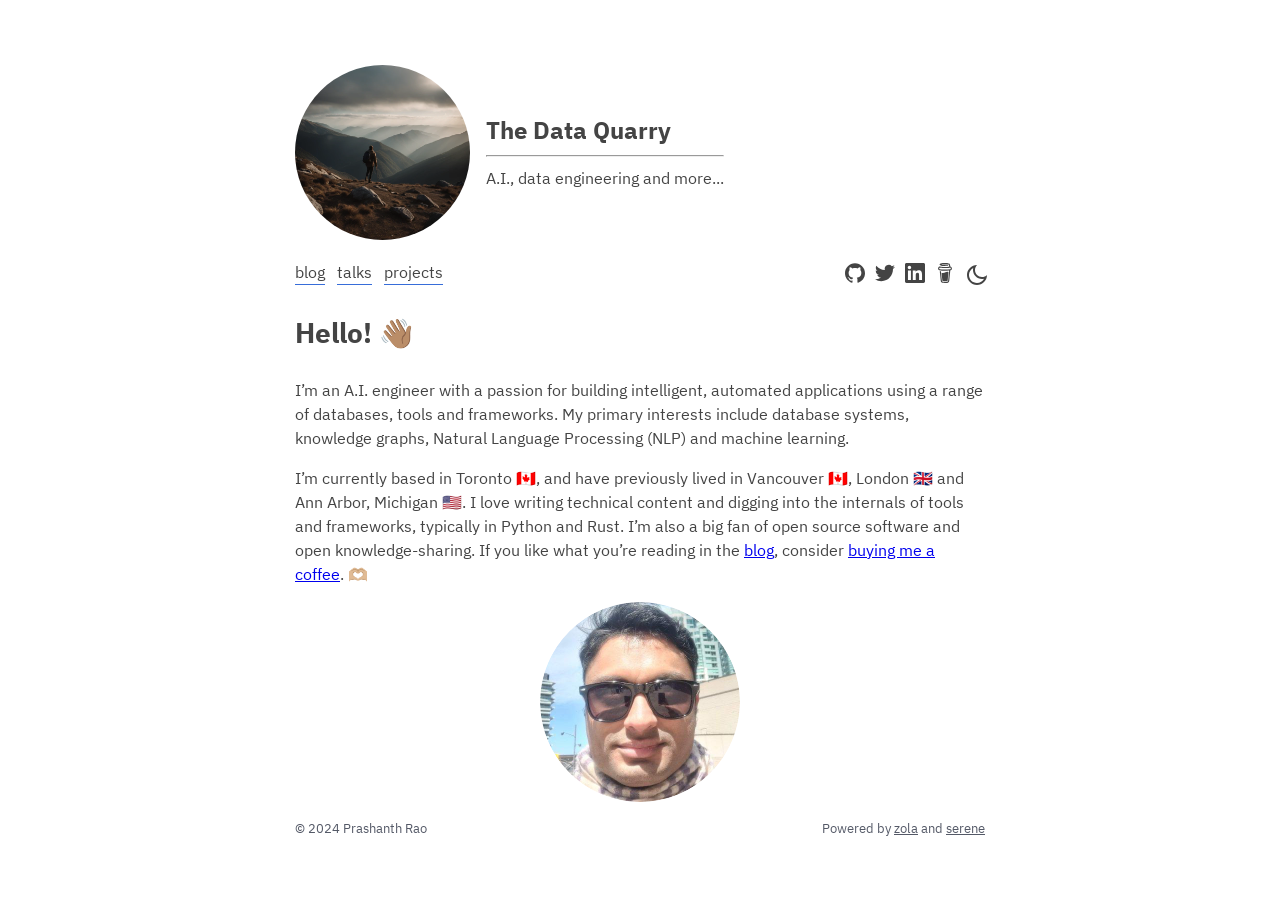
<file: index.html>
<!doctype html><html lang=en><head><meta charset=utf-8><meta content="width=device-width,initial-scale=1.0" name=viewport><meta content="light dark" name=color-scheme><title>Home | The Data Quarry</title><meta content=Home property=og:title><meta content="Prashanth Rao" name=author><meta content=en_US property=og:locale><meta content="A.I. and data from a Python and Rust perspective" name=description><meta content="A.I. and data from a Python and Rust perspective" property=og:description><link href=https://thedataquarry.github.io/ rel=canonical><meta content=https://thedataquarry.github.io/ property=og:url><meta content="The Data Quarry" property=og:site_name><meta content=https://thedataquarry.github.io/img/dataquarry-banner.png property=og:image><meta " content=summary_large_image name=twitter:card><meta content=https://thedataquarry.github.io/img/dataquarry-banner.png property=twitter:image><meta content=Home property=twitter:title><meta content=@tech_optimist name=twitter:site><meta content="A.I. and data from a Python and Rust perspective" name=description><title>The Data Quarry</title><link href=/img/favicon-32x32.png rel=icon sizes=32x32 type=image/png><link href=/img/favicon-16x16.png rel=icon sizes=16x16 type=image/png><link href=/img/apple-touch-icon.png rel=apple-touch-icon sizes=180x180><style>body{--primary-color:#376dd9;--primary-pale-color:#698bcf1c;--inline-code-color:#444;--text-color:#444;--text-pale-color:#545967;--bg-color:#fff;--highlight-mark-color:#5f75b045;--callout-note-color:#3e70d6;--callout-important-color:#7a46cd;--callout-warning-color:#d3822b;--callout-alert-color:#d43f3f;--callout-question-color:#3089b5;--callout-tip-color:#35a06b;--main-font:"IBMPlexSans",ui-sans-serif,system-ui,-apple-system,BlinkMacSystemFont,"Segoe UI",Roboto,"Helvetica Neue",Arial,"Noto Sans",sans-serif,"Apple Color Emoji","Segoe UI Emoji","Segoe UI Symbol","Noto Color Emoji";--code-font:"IBMPlexMono",ui-monospace,SFMono-Regular,Menlo,Monaco,Consolas,"Liberation Mono","Courier New",monospace;--homepage-max-width:750px;--main-max-width:750px;--avatar-size:175px;--paragraph-font-size:16px;--paragraph-line-height:1.5em;--aside-font-size:16px;--img-border-radius:4px;--inline-code-border-radius:2px}body.dark{--primary-color:#689afd;--primary-pale-color:#93acdd1c;--inline-code-color:#d2d2d2;--text-color:#ddd;--text-pale-color:#a0a0a0;--bg-color:#202124;--highlight-mark-color:#5f75b045;--callout-note-color:#698bcf;--callout-important-color:#9374c5;--callout-warning-color:#c99054;--callout-alert-color:#d35757;--callout-question-color:#5091b2;--callout-tip-color:#3ea06f}</style><link href=/main.css rel=stylesheet><script async data-website-id=01228822-c189-4b8a-93ba-733d045bf346 src=https://analytics.eu.umami.is/script.js></script><body class=homepage><script>if(localStorage.getItem('theme')=='dark'){document.body.classList.add('dark');const a=document.querySelector('link#hl');if(a)a.href='/hl-dark.css'}</script><div id=wrapper><main><section id=info><img alt=avatar src=img/dataquarry-banner.webp><div id=text><div><span id=blog_name style=font-size:125%;font-weight:700>The Data Quarry</span><hr><span id=bio>A.I., data engineering and more...</span></div></div></section><section id=links><div id=left><a href=/posts>blog</a><a href=/talks>talks</a><a href=/projects>projects</a></div><div id=right><a rel="noreferrer noopener" aria-label=GitHub href=https://github.com/prrao87 target=_blank> <svg viewbox="0 0 24 24" xmlns=http://www.w3.org/2000/svg><title>GitHub</title><path d="M12 .297c-6.63 0-12 5.373-12 12 0 5.303 3.438 9.8 8.205 11.385.6.113.82-.258.82-.577 0-.285-.01-1.04-.015-2.04-3.338.724-4.042-1.61-4.042-1.61C4.422 18.07 3.633 17.7 3.633 17.7c-1.087-.744.084-.729.084-.729 1.205.084 1.838 1.236 1.838 1.236 1.07 1.835 2.809 1.305 3.495.998.108-.776.417-1.305.76-1.605-2.665-.3-5.466-1.332-5.466-5.93 0-1.31.465-2.38 1.235-3.22-.135-.303-.54-1.523.105-3.176 0 0 1.005-.322 3.3 1.23.96-.267 1.98-.399 3-.405 1.02.006 2.04.138 3 .405 2.28-1.552 3.285-1.23 3.285-1.23.645 1.653.24 2.873.12 3.176.765.84 1.23 1.91 1.23 3.22 0 4.61-2.805 5.625-5.475 5.92.42.36.81 1.096.81 2.22 0 1.606-.015 2.896-.015 3.286 0 .315.21.69.825.57C20.565 22.092 24 17.592 24 12.297c0-6.627-5.373-12-12-12" fill=currentColor></path></svg> </a><a rel="noreferrer noopener" aria-label=Twitter href=https://twitter.com/tech_optimist target=_blank> <svg viewbox="0 0 24 24" xmlns=http://www.w3.org/2000/svg><title>Twitter</title><path d="M23.953 4.57a10 10 0 01-2.825.775 4.958 4.958 0 002.163-2.723c-.951.555-2.005.959-3.127 1.184a4.92 4.92 0 00-8.384 4.482C7.69 8.095 4.067 6.13 1.64 3.162a4.822 4.822 0 00-.666 2.475c0 1.71.87 3.213 2.188 4.096a4.904 4.904 0 01-2.228-.616v.06a4.923 4.923 0 003.946 4.827 4.996 4.996 0 01-2.212.085 4.936 4.936 0 004.604 3.417 9.867 9.867 0 01-6.102 2.105c-.39 0-.779-.023-1.17-.067a13.995 13.995 0 007.557 2.209c9.053 0 13.998-7.496 13.998-13.985 0-.21 0-.42-.015-.63A9.935 9.935 0 0024 4.59z" fill=currentColor></path></svg> </a><a rel="noreferrer noopener" aria-label=LinkedIn href=https://www.linkedin.com/in/prrao87 target=_blank> <svg viewbox="0 0 24 24" xmlns=http://www.w3.org/2000/svg><title>LinkedIn</title><path d="M20.447 20.452h-3.554v-5.569c0-1.328-.027-3.037-1.852-3.037-1.853 0-2.136 1.445-2.136 2.939v5.667H9.351V9h3.414v1.561h.046c.477-.9 1.637-1.85 3.37-1.85 3.601 0 4.267 2.37 4.267 5.455v6.286zM5.337 7.433c-1.144 0-2.063-.926-2.063-2.065 0-1.138.92-2.063 2.063-2.063 1.14 0 2.064.925 2.064 2.063 0 1.139-.925 2.065-2.064 2.065zm1.782 13.019H3.555V9h3.564v11.452zM22.225 0H1.771C.792 0 0 .774 0 1.729v20.542C0 23.227.792 24 1.771 24h20.451C23.2 24 24 23.227 24 22.271V1.729C24 .774 23.2 0 22.222 0h.003z" fill=currentColor></path></svg> </a><a aria-label="Buy me a coffee" rel="noreferrer noopener" href=https://www.buymeacoffee.com/prrao87 target=_blank> <svg viewbox="0 0 24 24" xmlns=http://www.w3.org/2000/svg><title>Buy Me A Coffee</title><path d="M20.216 6.415l-.132-.666c-.119-.598-.388-1.163-1.001-1.379-.197-.069-.42-.098-.57-.241-.152-.143-.196-.366-.231-.572-.065-.378-.125-.756-.192-1.133-.057-.325-.102-.69-.25-.987-.195-.4-.597-.634-.996-.788a5.723 5.723 0 00-.626-.194c-1-.263-2.05-.36-3.077-.416a25.834 25.834 0 00-3.7.062c-.915.083-1.88.184-2.75.5-.318.116-.646.256-.888.501-.297.302-.393.77-.177 1.146.154.267.415.456.692.58.36.162.737.284 1.123.366 1.075.238 2.189.331 3.287.37 1.218.05 2.437.01 3.65-.118.299-.033.598-.073.896-.119.352-.054.578-.513.474-.834-.124-.383-.457-.531-.834-.473-.466.074-.96.108-1.382.146-1.177.08-2.358.082-3.536.006a22.228 22.228 0 01-1.157-.107c-.086-.01-.18-.025-.258-.036-.243-.036-.484-.08-.724-.13-.111-.027-.111-.185 0-.212h.005c.277-.06.557-.108.838-.147h.002c.131-.009.263-.032.394-.048a25.076 25.076 0 013.426-.12c.674.019 1.347.067 2.017.144l.228.031c.267.04.533.088.798.145.392.085.895.113 1.07.542.055.137.08.288.111.431l.319 1.484a.237.237 0 01-.199.284h-.003c-.037.006-.075.01-.112.015a36.704 36.704 0 01-4.743.295 37.059 37.059 0 01-4.699-.304c-.14-.017-.293-.042-.417-.06-.326-.048-.649-.108-.973-.161-.393-.065-.768-.032-1.123.161-.29.16-.527.404-.675.701-.154.316-.199.66-.267 1-.069.34-.176.707-.135 1.056.087.753.613 1.365 1.37 1.502a39.69 39.69 0 0011.343.376.483.483 0 01.535.53l-.071.697-1.018 9.907c-.041.41-.047.832-.125 1.237-.122.637-.553 1.028-1.182 1.171-.577.131-1.165.2-1.756.205-.656.004-1.31-.025-1.966-.022-.699.004-1.556-.06-2.095-.58-.475-.458-.54-1.174-.605-1.793l-.731-7.013-.322-3.094c-.037-.351-.286-.695-.678-.678-.336.015-.718.3-.678.679l.228 2.185.949 9.112c.147 1.344 1.174 2.068 2.446 2.272.742.12 1.503.144 2.257.156.966.016 1.942.053 2.892-.122 1.408-.258 2.465-1.198 2.616-2.657.34-3.332.683-6.663 1.024-9.995l.215-2.087a.484.484 0 01.39-.426c.402-.078.787-.212 1.074-.518.455-.488.546-1.124.385-1.766zm-1.478.772c-.145.137-.363.201-.578.233-2.416.359-4.866.54-7.308.46-1.748-.06-3.477-.254-5.207-.498-.17-.024-.353-.055-.47-.18-.22-.236-.111-.71-.054-.995.052-.26.152-.609.463-.646.484-.057 1.046.148 1.526.22.577.088 1.156.159 1.737.212 2.48.226 5.002.19 7.472-.14.45-.06.899-.13 1.345-.21.399-.072.84-.206 1.08.206.166.281.188.657.162.974a.544.544 0 01-.169.364zm-6.159 3.9c-.862.37-1.84.788-3.109.788a5.884 5.884 0 01-1.569-.217l.877 9.004c.065.78.717 1.38 1.5 1.38 0 0 1.243.065 1.658.065.447 0 1.786-.065 1.786-.065.783 0 1.434-.6 1.499-1.38l.94-9.95a3.996 3.996 0 00-1.322-.238c-.826 0-1.491.284-2.26.613z" fill=currentColor></path></svg> </a><button aria-label="theme switch" data-moon-icon='<svg xmlns="http://www.w3.org/2000/svg" viewBox="0 0 24 24" width="24" height="24"><path d="M10 7C10 10.866 13.134 14 17 14C18.9584 14 20.729 13.1957 21.9995 11.8995C22 11.933 22 11.9665 22 12C22 17.5228 17.5228 22 12 22C6.47715 22 2 17.5228 2 12C2 6.47715 6.47715 2 12 2C12.0335 2 12.067 2 12.1005 2.00049C10.8043 3.27098 10 5.04157 10 7ZM4 12C4 16.4183 7.58172 20 12 20C15.0583 20 17.7158 18.2839 19.062 15.7621C18.3945 15.9187 17.7035 16 17 16C12.0294 16 8 11.9706 8 7C8 6.29648 8.08133 5.60547 8.2379 4.938C5.71611 6.28423 4 8.9417 4 12Z" fill="currentColor"></path></svg>' data-sun-icon='<svg xmlns="http://www.w3.org/2000/svg" viewBox="0 0 24 24" width="24" height="24"><path d="M12 18C8.68629 18 6 15.3137 6 12C6 8.68629 8.68629 6 12 6C15.3137 6 18 8.68629 18 12C18 15.3137 15.3137 18 12 18ZM12 16C14.2091 16 16 14.2091 16 12C16 9.79086 14.2091 8 12 8C9.79086 8 8 9.79086 8 12C8 14.2091 9.79086 16 12 16ZM11 1H13V4H11V1ZM11 20H13V23H11V20ZM3.51472 4.92893L4.92893 3.51472L7.05025 5.63604L5.63604 7.05025L3.51472 4.92893ZM16.9497 18.364L18.364 16.9497L20.4853 19.0711L19.0711 20.4853L16.9497 18.364ZM19.0711 3.51472L20.4853 4.92893L18.364 7.05025L16.9497 5.63604L19.0711 3.51472ZM5.63604 16.9497L7.05025 18.364L4.92893 20.4853L3.51472 19.0711L5.63604 16.9497ZM23 11V13H20V11H23ZM4 11V13H1V11H4Z" fill="currentColor"></path></svg>' id=theme-toggle><svg viewbox="0 0 24 24" height=24 width=24 xmlns=http://www.w3.org/2000/svg><path d="M10 7C10 10.866 13.134 14 17 14C18.9584 14 20.729 13.1957 21.9995 11.8995C22 11.933 22 11.9665 22 12C22 17.5228 17.5228 22 12 22C6.47715 22 2 17.5228 2 12C2 6.47715 6.47715 2 12 2C12.0335 2 12.067 2 12.1005 2.00049C10.8043 3.27098 10 5.04157 10 7ZM4 12C4 16.4183 7.58172 20 12 20C15.0583 20 17.7158 18.2839 19.062 15.7621C18.3945 15.9187 17.7035 16 17 16C12.0294 16 8 11.9706 8 7C8 6.29648 8.08133 5.60547 8.2379 4.938C5.71611 6.28423 4 8.9417 4 12Z" fill=currentColor></path></svg></button></div></section><section class=home-content id=brief><h2 id=hello-wave-skin-tone-4>Hello! 👋🏽</h2><div class=home-container><div class=home-content><p>I’m an A.I. engineer with a passion for building intelligent, automated applications using a range of databases, tools and frameworks. My primary interests include database systems, knowledge graphs, Natural Language Processing (NLP) and machine learning.<p>I’m currently based in Toronto 🇨🇦, and have previously lived in Vancouver 🇨🇦, London 🇬🇧 and Ann Arbor, Michigan 🇺🇸. I love writing technical content and digging into the internals of tools and frameworks, typically in Python and Rust. I’m also a big fan of open source software and open knowledge-sharing. If you like what you’re reading in the <a href=https://thedataquarry.github.io/./posts>blog</a>, consider <a rel="nofollow noreferrer" href=https://www.buymeacoffee.com/prrao87>buying me a coffee</a>. 🫶🏼</div><div class=home-image><img alt="Me, on a glorious spring day in Toronto 🇨🇦" class=img-rounded src=./prao.png width=200></div></div></section><footer><div class=copyright><p>© 2024 Prashanth Rao</div><div class=credits>Powered by <a rel="noreferrer noopener" href=https://www.getzola.org target=_blank>zola</a> and <a rel="noreferrer noopener" href=https://github.com/isunjn/serene target=_blank>serene</a></div></footer></main></div><script src=/js/lightense.min.js></script><script src=/js/main.js></script>
</file>
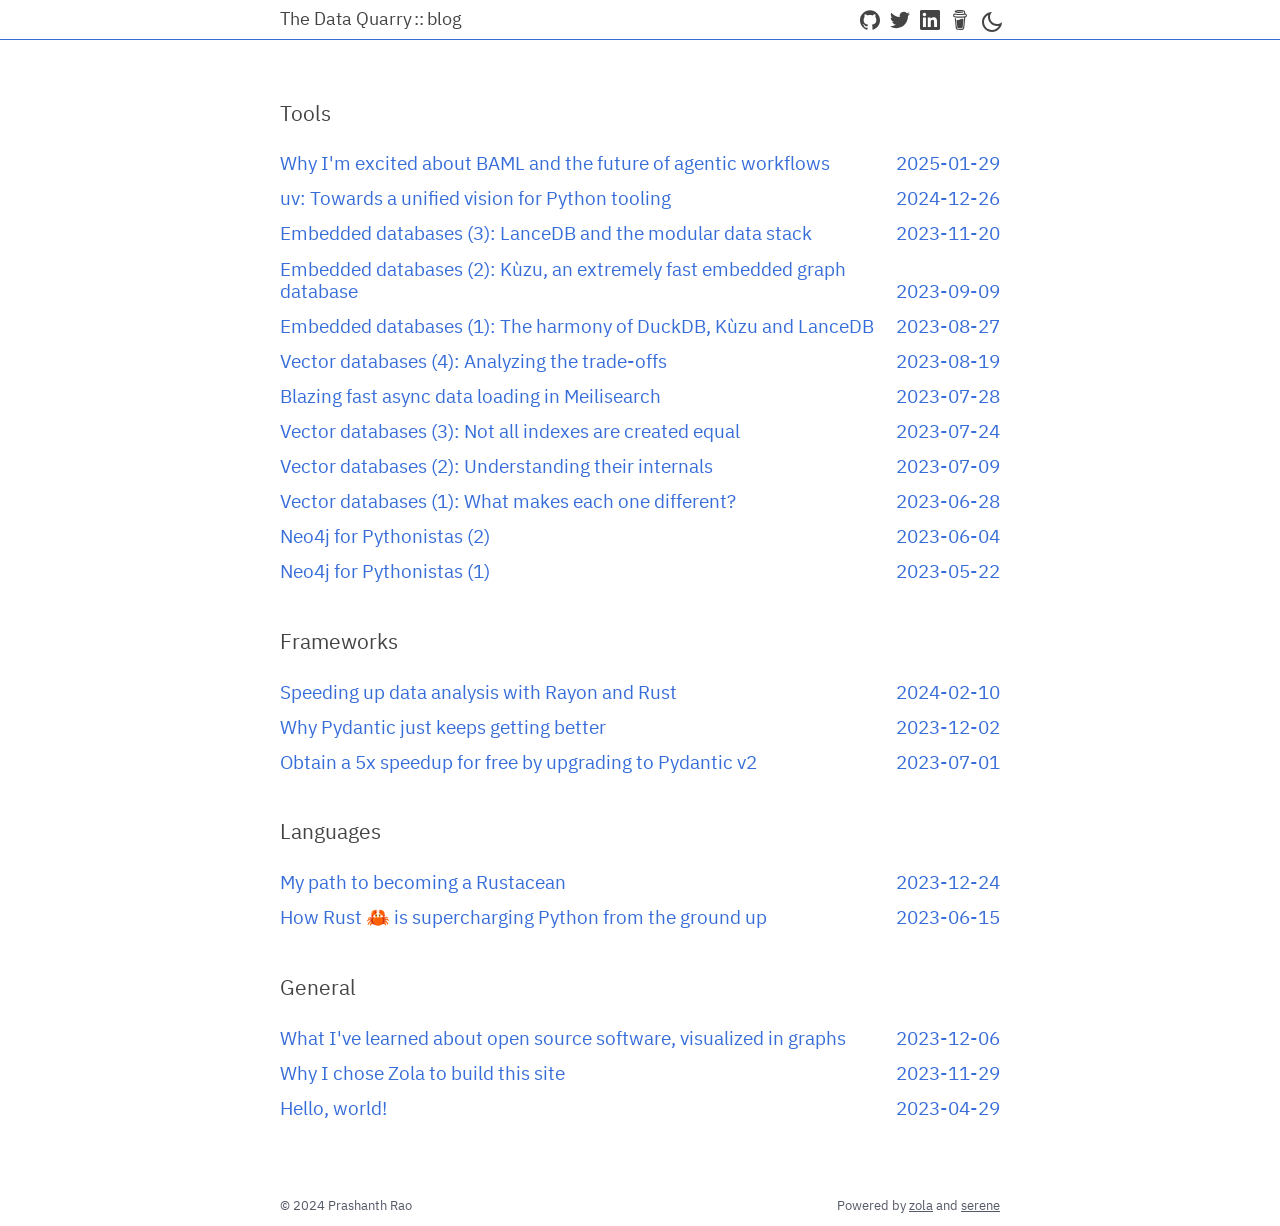
<file: posts/index.html>
<!doctype html><html lang=en><head><meta charset=utf-8><meta content="width=device-width,initial-scale=1.0" name=viewport><meta content="light dark" name=color-scheme><meta content="A.I., data engineering and data infra from a Python and Rust perspective" name=description><title>The Data Quarry</title><link href=/img/favicon-32x32.png rel=icon sizes=32x32 type=image/png><link href=/img/favicon-16x16.png rel=icon sizes=16x16 type=image/png><link href=/img/apple-touch-icon.png rel=apple-touch-icon sizes=180x180><style>body{--primary-color:#376dd9;--primary-pale-color:#698bcf1c;--inline-code-color:#444;--text-color:#444;--text-pale-color:#545967;--bg-color:#fff;--highlight-mark-color:#5f75b045;--callout-note-color:#3e70d6;--callout-important-color:#7a46cd;--callout-warning-color:#d3822b;--callout-alert-color:#d43f3f;--callout-question-color:#3089b5;--callout-tip-color:#35a06b;--main-font:"IBMPlexSans",ui-sans-serif,system-ui,-apple-system,BlinkMacSystemFont,"Segoe UI",Roboto,"Helvetica Neue",Arial,"Noto Sans",sans-serif,"Apple Color Emoji","Segoe UI Emoji","Segoe UI Symbol","Noto Color Emoji";--code-font:"IBMPlexMono",ui-monospace,SFMono-Regular,Menlo,Monaco,Consolas,"Liberation Mono","Courier New",monospace;--homepage-max-width:750px;--main-max-width:750px;--avatar-size:175px;--paragraph-font-size:16px;--paragraph-line-height:1.5em;--aside-font-size:16px;--img-border-radius:4px;--inline-code-border-radius:2px}body.dark{--primary-color:#689afd;--primary-pale-color:#93acdd1c;--inline-code-color:#d2d2d2;--text-color:#ddd;--text-pale-color:#a0a0a0;--bg-color:#202124;--highlight-mark-color:#5f75b045;--callout-note-color:#698bcf;--callout-important-color:#9374c5;--callout-warning-color:#c99054;--callout-alert-color:#d35757;--callout-question-color:#5091b2;--callout-tip-color:#3ea06f}</style><link href=/main.css rel=stylesheet><script async data-website-id=01228822-c189-4b8a-93ba-733d045bf346 src=https://analytics.eu.umami.is/script.js></script><body class=blog><script>if(localStorage.getItem('theme')=='dark'){document.body.classList.add('dark');const a=document.querySelector('link#hl');if(a)a.href='/hl-dark.css'}</script><header class=blur><div id=header-wrapper><nav><a href=/>The Data Quarry</a><button aria-label="toggle expand" class=separator id=toggler>::</button><span class="wrap left fold">{</span><a href=/posts>blog</a><span class="wrap-separator fold">,</span><a class=fold href=/talks>talks</a><span class="wrap-separator fold">,</span><a class=fold href=/projects>projects</a><span class="wrap right fold">} ;</span></nav><div id=btns><a rel="noreferrer noopener" aria-label=GitHub href=https://github.com/prrao87 target=_blank> <svg viewbox="0 0 24 24" xmlns=http://www.w3.org/2000/svg><title>GitHub</title><path d="M12 .297c-6.63 0-12 5.373-12 12 0 5.303 3.438 9.8 8.205 11.385.6.113.82-.258.82-.577 0-.285-.01-1.04-.015-2.04-3.338.724-4.042-1.61-4.042-1.61C4.422 18.07 3.633 17.7 3.633 17.7c-1.087-.744.084-.729.084-.729 1.205.084 1.838 1.236 1.838 1.236 1.07 1.835 2.809 1.305 3.495.998.108-.776.417-1.305.76-1.605-2.665-.3-5.466-1.332-5.466-5.93 0-1.31.465-2.38 1.235-3.22-.135-.303-.54-1.523.105-3.176 0 0 1.005-.322 3.3 1.23.96-.267 1.98-.399 3-.405 1.02.006 2.04.138 3 .405 2.28-1.552 3.285-1.23 3.285-1.23.645 1.653.24 2.873.12 3.176.765.84 1.23 1.91 1.23 3.22 0 4.61-2.805 5.625-5.475 5.92.42.36.81 1.096.81 2.22 0 1.606-.015 2.896-.015 3.286 0 .315.21.69.825.57C20.565 22.092 24 17.592 24 12.297c0-6.627-5.373-12-12-12" fill=currentColor></path></svg> </a><a rel="noreferrer noopener" aria-label=Twitter href=https://twitter.com/tech_optimist target=_blank> <svg viewbox="0 0 24 24" xmlns=http://www.w3.org/2000/svg><title>Twitter</title><path d="M23.953 4.57a10 10 0 01-2.825.775 4.958 4.958 0 002.163-2.723c-.951.555-2.005.959-3.127 1.184a4.92 4.92 0 00-8.384 4.482C7.69 8.095 4.067 6.13 1.64 3.162a4.822 4.822 0 00-.666 2.475c0 1.71.87 3.213 2.188 4.096a4.904 4.904 0 01-2.228-.616v.06a4.923 4.923 0 003.946 4.827 4.996 4.996 0 01-2.212.085 4.936 4.936 0 004.604 3.417 9.867 9.867 0 01-6.102 2.105c-.39 0-.779-.023-1.17-.067a13.995 13.995 0 007.557 2.209c9.053 0 13.998-7.496 13.998-13.985 0-.21 0-.42-.015-.63A9.935 9.935 0 0024 4.59z" fill=currentColor></path></svg> </a><a rel="noreferrer noopener" aria-label=LinkedIn href=https://www.linkedin.com/in/prrao87 target=_blank> <svg viewbox="0 0 24 24" xmlns=http://www.w3.org/2000/svg><title>LinkedIn</title><path d="M20.447 20.452h-3.554v-5.569c0-1.328-.027-3.037-1.852-3.037-1.853 0-2.136 1.445-2.136 2.939v5.667H9.351V9h3.414v1.561h.046c.477-.9 1.637-1.85 3.37-1.85 3.601 0 4.267 2.37 4.267 5.455v6.286zM5.337 7.433c-1.144 0-2.063-.926-2.063-2.065 0-1.138.92-2.063 2.063-2.063 1.14 0 2.064.925 2.064 2.063 0 1.139-.925 2.065-2.064 2.065zm1.782 13.019H3.555V9h3.564v11.452zM22.225 0H1.771C.792 0 0 .774 0 1.729v20.542C0 23.227.792 24 1.771 24h20.451C23.2 24 24 23.227 24 22.271V1.729C24 .774 23.2 0 22.222 0h.003z" fill=currentColor></path></svg> </a><a aria-label="Buy me a coffee" rel="noreferrer noopener" href=https://www.buymeacoffee.com/prrao87 target=_blank> <svg viewbox="0 0 24 24" xmlns=http://www.w3.org/2000/svg><title>Buy Me A Coffee</title><path d="M20.216 6.415l-.132-.666c-.119-.598-.388-1.163-1.001-1.379-.197-.069-.42-.098-.57-.241-.152-.143-.196-.366-.231-.572-.065-.378-.125-.756-.192-1.133-.057-.325-.102-.69-.25-.987-.195-.4-.597-.634-.996-.788a5.723 5.723 0 00-.626-.194c-1-.263-2.05-.36-3.077-.416a25.834 25.834 0 00-3.7.062c-.915.083-1.88.184-2.75.5-.318.116-.646.256-.888.501-.297.302-.393.77-.177 1.146.154.267.415.456.692.58.36.162.737.284 1.123.366 1.075.238 2.189.331 3.287.37 1.218.05 2.437.01 3.65-.118.299-.033.598-.073.896-.119.352-.054.578-.513.474-.834-.124-.383-.457-.531-.834-.473-.466.074-.96.108-1.382.146-1.177.08-2.358.082-3.536.006a22.228 22.228 0 01-1.157-.107c-.086-.01-.18-.025-.258-.036-.243-.036-.484-.08-.724-.13-.111-.027-.111-.185 0-.212h.005c.277-.06.557-.108.838-.147h.002c.131-.009.263-.032.394-.048a25.076 25.076 0 013.426-.12c.674.019 1.347.067 2.017.144l.228.031c.267.04.533.088.798.145.392.085.895.113 1.07.542.055.137.08.288.111.431l.319 1.484a.237.237 0 01-.199.284h-.003c-.037.006-.075.01-.112.015a36.704 36.704 0 01-4.743.295 37.059 37.059 0 01-4.699-.304c-.14-.017-.293-.042-.417-.06-.326-.048-.649-.108-.973-.161-.393-.065-.768-.032-1.123.161-.29.16-.527.404-.675.701-.154.316-.199.66-.267 1-.069.34-.176.707-.135 1.056.087.753.613 1.365 1.37 1.502a39.69 39.69 0 0011.343.376.483.483 0 01.535.53l-.071.697-1.018 9.907c-.041.41-.047.832-.125 1.237-.122.637-.553 1.028-1.182 1.171-.577.131-1.165.2-1.756.205-.656.004-1.31-.025-1.966-.022-.699.004-1.556-.06-2.095-.58-.475-.458-.54-1.174-.605-1.793l-.731-7.013-.322-3.094c-.037-.351-.286-.695-.678-.678-.336.015-.718.3-.678.679l.228 2.185.949 9.112c.147 1.344 1.174 2.068 2.446 2.272.742.12 1.503.144 2.257.156.966.016 1.942.053 2.892-.122 1.408-.258 2.465-1.198 2.616-2.657.34-3.332.683-6.663 1.024-9.995l.215-2.087a.484.484 0 01.39-.426c.402-.078.787-.212 1.074-.518.455-.488.546-1.124.385-1.766zm-1.478.772c-.145.137-.363.201-.578.233-2.416.359-4.866.54-7.308.46-1.748-.06-3.477-.254-5.207-.498-.17-.024-.353-.055-.47-.18-.22-.236-.111-.71-.054-.995.052-.26.152-.609.463-.646.484-.057 1.046.148 1.526.22.577.088 1.156.159 1.737.212 2.48.226 5.002.19 7.472-.14.45-.06.899-.13 1.345-.21.399-.072.84-.206 1.08.206.166.281.188.657.162.974a.544.544 0 01-.169.364zm-6.159 3.9c-.862.37-1.84.788-3.109.788a5.884 5.884 0 01-1.569-.217l.877 9.004c.065.78.717 1.38 1.5 1.38 0 0 1.243.065 1.658.065.447 0 1.786-.065 1.786-.065.783 0 1.434-.6 1.499-1.38l.94-9.95a3.996 3.996 0 00-1.322-.238c-.826 0-1.491.284-2.26.613z" fill=currentColor></path></svg> </a><button aria-label="theme switch" data-moon-icon='<svg xmlns="http://www.w3.org/2000/svg" viewBox="0 0 24 24" width="24" height="24"><path d="M10 7C10 10.866 13.134 14 17 14C18.9584 14 20.729 13.1957 21.9995 11.8995C22 11.933 22 11.9665 22 12C22 17.5228 17.5228 22 12 22C6.47715 22 2 17.5228 2 12C2 6.47715 6.47715 2 12 2C12.0335 2 12.067 2 12.1005 2.00049C10.8043 3.27098 10 5.04157 10 7ZM4 12C4 16.4183 7.58172 20 12 20C15.0583 20 17.7158 18.2839 19.062 15.7621C18.3945 15.9187 17.7035 16 17 16C12.0294 16 8 11.9706 8 7C8 6.29648 8.08133 5.60547 8.2379 4.938C5.71611 6.28423 4 8.9417 4 12Z" fill="currentColor"></path></svg>' data-sun-icon='<svg xmlns="http://www.w3.org/2000/svg" viewBox="0 0 24 24" width="24" height="24"><path d="M12 18C8.68629 18 6 15.3137 6 12C6 8.68629 8.68629 6 12 6C15.3137 6 18 8.68629 18 12C18 15.3137 15.3137 18 12 18ZM12 16C14.2091 16 16 14.2091 16 12C16 9.79086 14.2091 8 12 8C9.79086 8 8 9.79086 8 12C8 14.2091 9.79086 16 12 16ZM11 1H13V4H11V1ZM11 20H13V23H11V20ZM3.51472 4.92893L4.92893 3.51472L7.05025 5.63604L5.63604 7.05025L3.51472 4.92893ZM16.9497 18.364L18.364 16.9497L20.4853 19.0711L19.0711 20.4853L16.9497 18.364ZM19.0711 3.51472L20.4853 4.92893L18.364 7.05025L16.9497 5.63604L19.0711 3.51472ZM5.63604 16.9497L7.05025 18.364L4.92893 20.4853L3.51472 19.0711L5.63604 16.9497ZM23 11V13H20V11H23ZM4 11V13H1V11H4Z" fill="currentColor"></path></svg>' id=theme-toggle><svg viewbox="0 0 24 24" height=24 width=24 xmlns=http://www.w3.org/2000/svg><path d="M10 7C10 10.866 13.134 14 17 14C18.9584 14 20.729 13.1957 21.9995 11.8995C22 11.933 22 11.9665 22 12C22 17.5228 17.5228 22 12 22C6.47715 22 2 17.5228 2 12C2 6.47715 6.47715 2 12 2C12.0335 2 12.067 2 12.1005 2.00049C10.8043 3.27098 10 5.04157 10 7ZM4 12C4 16.4183 7.58172 20 12 20C15.0583 20 17.7158 18.2839 19.062 15.7621C18.3945 15.9187 17.7035 16 17 16C12.0294 16 8 11.9706 8 7C8 6.29648 8.08133 5.60547 8.2379 4.938C5.71611 6.28423 4 8.9417 4 12Z" fill=currentColor></path></svg></button></div></div></header><div id=wrapper><main class=layout-list><div class=category>Tools</div><div><a class=post href=https://thedataquarry.github.io/posts/baml-and-future-agentic-workflows/> <span>Why I'm excited about BAML and the future of agentic workflows</span> <span class=date>2025-01-29</span> </a><a class=post href=https://thedataquarry.github.io/posts/towards-a-unified-python-toolchain/> <span>uv: Towards a unified vision for Python tooling</span> <span class=date>2024-12-26</span> </a><a class=post href=https://thedataquarry.github.io/posts/embedded-db-3/> <span>Embedded databases (3): LanceDB and the modular data stack</span> <span class=date>2023-11-20</span> </a><a class=post href=https://thedataquarry.github.io/posts/embedded-db-2/> <span>Embedded databases (2): Kùzu, an extremely fast embedded graph database</span> <span class=date>2023-09-09</span> </a><a class=post href=https://thedataquarry.github.io/posts/embedded-db-1/> <span>Embedded databases (1): The harmony of DuckDB, Kùzu and LanceDB</span> <span class=date>2023-08-27</span> </a><a class=post href=https://thedataquarry.github.io/posts/vector-db-4/> <span>Vector databases (4): Analyzing the trade-offs</span> <span class=date>2023-08-19</span> </a><a class=post href=https://thedataquarry.github.io/posts/meilisearch-async/> <span>Blazing fast async data loading in Meilisearch</span> <span class=date>2023-07-28</span> </a><a class=post href=https://thedataquarry.github.io/posts/vector-db-3/> <span>Vector databases (3): Not all indexes are created equal</span> <span class=date>2023-07-24</span> </a><a class=post href=https://thedataquarry.github.io/posts/vector-db-2/> <span>Vector databases (2): Understanding their internals</span> <span class=date>2023-07-09</span> </a><a class=post href=https://thedataquarry.github.io/posts/vector-db-1/> <span>Vector databases (1): What makes each one different?</span> <span class=date>2023-06-28</span> </a><a class=post href=https://thedataquarry.github.io/posts/neo4j-python-2/> <span>Neo4j for Pythonistas (2)</span> <span class=date>2023-06-04</span> </a><a class=post href=https://thedataquarry.github.io/posts/neo4j-python-1/> <span>Neo4j for Pythonistas (1)</span> <span class=date>2023-05-22</span> </a></div><div class=category>Frameworks</div><div><a class=post href=https://thedataquarry.github.io/posts/intro-to-rayon/> <span>Speeding up data analysis with Rayon and Rust</span> <span class=date>2024-02-10</span> </a><a class=post href=https://thedataquarry.github.io/posts/intermediate-pydantic/> <span>Why Pydantic just keeps getting better</span> <span class=date>2023-12-02</span> </a><a class=post href=https://thedataquarry.github.io/posts/why-pydantic-v2-matters/> <span>Obtain a 5x speedup for free by upgrading to Pydantic v2</span> <span class=date>2023-07-01</span> </a></div><div class=category>Languages</div><div><a class=post href=https://thedataquarry.github.io/posts/path-to-becoming-a-rustacean/> <span>My path to becoming a Rustacean</span> <span class=date>2023-12-24</span> </a><a class=post href=https://thedataquarry.github.io/posts/rust-is-supercharging-python/> <span>How Rust 🦀 is supercharging Python from the ground up</span> <span class=date>2023-06-15</span> </a></div><div class=category>General</div><div><a class=post href=https://thedataquarry.github.io/posts/open-source-via-graph-viz/> <span>What I've learned about open source software, visualized in graphs</span> <span class=date>2023-12-06</span> </a><a class=post href=https://thedataquarry.github.io/posts/static-site-zola/> <span>Why I chose Zola to build this site</span> <span class=date>2023-11-29</span> </a><a class=post href=https://thedataquarry.github.io/posts/hello-world/> <span>Hello, world!</span> <span class=date>2023-04-29</span> </a></div></main><footer><div class=copyright><p>© 2024 Prashanth Rao</div><div class=credits>Powered by <a rel="noreferrer noopener" href=https://www.getzola.org target=_blank>zola</a> and <a rel="noreferrer noopener" href=https://github.com/isunjn/serene target=_blank>serene</a></div></footer></div><script src=/js/main.js></script>
</file>
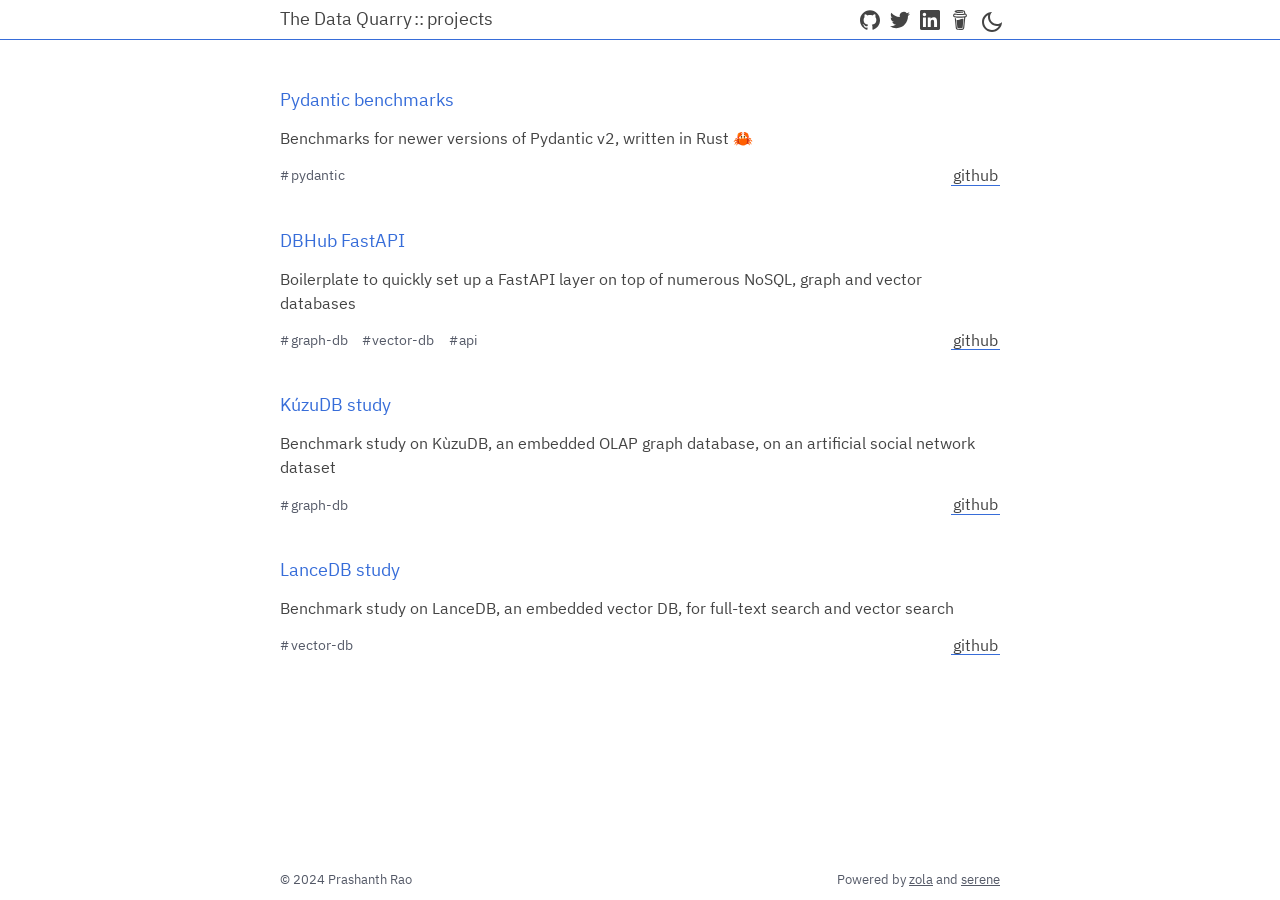
<file: projects/index.html>
<!doctype html><html lang=en><head><meta charset=utf-8><meta content="width=device-width,initial-scale=1.0" name=viewport><meta content="light dark" name=color-scheme><meta content="The demo projects page for zola theme serene." name=description><title>serene::projects</title><link href=/img/favicon-32x32.png rel=icon sizes=32x32 type=image/png><link href=/img/favicon-16x16.png rel=icon sizes=16x16 type=image/png><link href=/img/apple-touch-icon.png rel=apple-touch-icon sizes=180x180><style>body{--primary-color:#376dd9;--primary-pale-color:#698bcf1c;--inline-code-color:#444;--text-color:#444;--text-pale-color:#545967;--bg-color:#fff;--highlight-mark-color:#5f75b045;--callout-note-color:#3e70d6;--callout-important-color:#7a46cd;--callout-warning-color:#d3822b;--callout-alert-color:#d43f3f;--callout-question-color:#3089b5;--callout-tip-color:#35a06b;--main-font:"IBMPlexSans",ui-sans-serif,system-ui,-apple-system,BlinkMacSystemFont,"Segoe UI",Roboto,"Helvetica Neue",Arial,"Noto Sans",sans-serif,"Apple Color Emoji","Segoe UI Emoji","Segoe UI Symbol","Noto Color Emoji";--code-font:"IBMPlexMono",ui-monospace,SFMono-Regular,Menlo,Monaco,Consolas,"Liberation Mono","Courier New",monospace;--homepage-max-width:750px;--main-max-width:750px;--avatar-size:175px;--paragraph-font-size:16px;--paragraph-line-height:1.5em;--aside-font-size:16px;--img-border-radius:4px;--inline-code-border-radius:2px}body.dark{--primary-color:#689afd;--primary-pale-color:#93acdd1c;--inline-code-color:#d2d2d2;--text-color:#ddd;--text-pale-color:#a0a0a0;--bg-color:#202124;--highlight-mark-color:#5f75b045;--callout-note-color:#698bcf;--callout-important-color:#9374c5;--callout-warning-color:#c99054;--callout-alert-color:#d35757;--callout-question-color:#5091b2;--callout-tip-color:#3ea06f}</style><link href=/main.css rel=stylesheet><script async data-website-id=01228822-c189-4b8a-93ba-733d045bf346 src=https://analytics.eu.umami.is/script.js></script><body class=projects><script>if(localStorage.getItem('theme')=='dark'){document.body.classList.add('dark');const a=document.querySelector('link#hl');if(a)a.href='/hl-dark.css'}</script><header class=blur><div id=header-wrapper><nav><a href=/>The Data Quarry</a><button aria-label="toggle expand" class=separator id=toggler>::</button><span class="wrap left fold">{</span><a class=fold href=/posts>blog</a><span class="wrap-separator fold">,</span><a class=fold href=/talks>talks</a><span class="wrap-separator fold">,</span><a href=/projects>projects</a><span class="wrap right fold">} ;</span></nav><div id=btns><a rel="noreferrer noopener" aria-label=GitHub href=https://github.com/prrao87 target=_blank> <svg viewbox="0 0 24 24" xmlns=http://www.w3.org/2000/svg><title>GitHub</title><path d="M12 .297c-6.63 0-12 5.373-12 12 0 5.303 3.438 9.8 8.205 11.385.6.113.82-.258.82-.577 0-.285-.01-1.04-.015-2.04-3.338.724-4.042-1.61-4.042-1.61C4.422 18.07 3.633 17.7 3.633 17.7c-1.087-.744.084-.729.084-.729 1.205.084 1.838 1.236 1.838 1.236 1.07 1.835 2.809 1.305 3.495.998.108-.776.417-1.305.76-1.605-2.665-.3-5.466-1.332-5.466-5.93 0-1.31.465-2.38 1.235-3.22-.135-.303-.54-1.523.105-3.176 0 0 1.005-.322 3.3 1.23.96-.267 1.98-.399 3-.405 1.02.006 2.04.138 3 .405 2.28-1.552 3.285-1.23 3.285-1.23.645 1.653.24 2.873.12 3.176.765.84 1.23 1.91 1.23 3.22 0 4.61-2.805 5.625-5.475 5.92.42.36.81 1.096.81 2.22 0 1.606-.015 2.896-.015 3.286 0 .315.21.69.825.57C20.565 22.092 24 17.592 24 12.297c0-6.627-5.373-12-12-12" fill=currentColor></path></svg> </a><a rel="noreferrer noopener" aria-label=Twitter href=https://twitter.com/tech_optimist target=_blank> <svg viewbox="0 0 24 24" xmlns=http://www.w3.org/2000/svg><title>Twitter</title><path d="M23.953 4.57a10 10 0 01-2.825.775 4.958 4.958 0 002.163-2.723c-.951.555-2.005.959-3.127 1.184a4.92 4.92 0 00-8.384 4.482C7.69 8.095 4.067 6.13 1.64 3.162a4.822 4.822 0 00-.666 2.475c0 1.71.87 3.213 2.188 4.096a4.904 4.904 0 01-2.228-.616v.06a4.923 4.923 0 003.946 4.827 4.996 4.996 0 01-2.212.085 4.936 4.936 0 004.604 3.417 9.867 9.867 0 01-6.102 2.105c-.39 0-.779-.023-1.17-.067a13.995 13.995 0 007.557 2.209c9.053 0 13.998-7.496 13.998-13.985 0-.21 0-.42-.015-.63A9.935 9.935 0 0024 4.59z" fill=currentColor></path></svg> </a><a rel="noreferrer noopener" aria-label=LinkedIn href=https://www.linkedin.com/in/prrao87 target=_blank> <svg viewbox="0 0 24 24" xmlns=http://www.w3.org/2000/svg><title>LinkedIn</title><path d="M20.447 20.452h-3.554v-5.569c0-1.328-.027-3.037-1.852-3.037-1.853 0-2.136 1.445-2.136 2.939v5.667H9.351V9h3.414v1.561h.046c.477-.9 1.637-1.85 3.37-1.85 3.601 0 4.267 2.37 4.267 5.455v6.286zM5.337 7.433c-1.144 0-2.063-.926-2.063-2.065 0-1.138.92-2.063 2.063-2.063 1.14 0 2.064.925 2.064 2.063 0 1.139-.925 2.065-2.064 2.065zm1.782 13.019H3.555V9h3.564v11.452zM22.225 0H1.771C.792 0 0 .774 0 1.729v20.542C0 23.227.792 24 1.771 24h20.451C23.2 24 24 23.227 24 22.271V1.729C24 .774 23.2 0 22.222 0h.003z" fill=currentColor></path></svg> </a><a aria-label="Buy me a coffee" rel="noreferrer noopener" href=https://www.buymeacoffee.com/prrao87 target=_blank> <svg viewbox="0 0 24 24" xmlns=http://www.w3.org/2000/svg><title>Buy Me A Coffee</title><path d="M20.216 6.415l-.132-.666c-.119-.598-.388-1.163-1.001-1.379-.197-.069-.42-.098-.57-.241-.152-.143-.196-.366-.231-.572-.065-.378-.125-.756-.192-1.133-.057-.325-.102-.69-.25-.987-.195-.4-.597-.634-.996-.788a5.723 5.723 0 00-.626-.194c-1-.263-2.05-.36-3.077-.416a25.834 25.834 0 00-3.7.062c-.915.083-1.88.184-2.75.5-.318.116-.646.256-.888.501-.297.302-.393.77-.177 1.146.154.267.415.456.692.58.36.162.737.284 1.123.366 1.075.238 2.189.331 3.287.37 1.218.05 2.437.01 3.65-.118.299-.033.598-.073.896-.119.352-.054.578-.513.474-.834-.124-.383-.457-.531-.834-.473-.466.074-.96.108-1.382.146-1.177.08-2.358.082-3.536.006a22.228 22.228 0 01-1.157-.107c-.086-.01-.18-.025-.258-.036-.243-.036-.484-.08-.724-.13-.111-.027-.111-.185 0-.212h.005c.277-.06.557-.108.838-.147h.002c.131-.009.263-.032.394-.048a25.076 25.076 0 013.426-.12c.674.019 1.347.067 2.017.144l.228.031c.267.04.533.088.798.145.392.085.895.113 1.07.542.055.137.08.288.111.431l.319 1.484a.237.237 0 01-.199.284h-.003c-.037.006-.075.01-.112.015a36.704 36.704 0 01-4.743.295 37.059 37.059 0 01-4.699-.304c-.14-.017-.293-.042-.417-.06-.326-.048-.649-.108-.973-.161-.393-.065-.768-.032-1.123.161-.29.16-.527.404-.675.701-.154.316-.199.66-.267 1-.069.34-.176.707-.135 1.056.087.753.613 1.365 1.37 1.502a39.69 39.69 0 0011.343.376.483.483 0 01.535.53l-.071.697-1.018 9.907c-.041.41-.047.832-.125 1.237-.122.637-.553 1.028-1.182 1.171-.577.131-1.165.2-1.756.205-.656.004-1.31-.025-1.966-.022-.699.004-1.556-.06-2.095-.58-.475-.458-.54-1.174-.605-1.793l-.731-7.013-.322-3.094c-.037-.351-.286-.695-.678-.678-.336.015-.718.3-.678.679l.228 2.185.949 9.112c.147 1.344 1.174 2.068 2.446 2.272.742.12 1.503.144 2.257.156.966.016 1.942.053 2.892-.122 1.408-.258 2.465-1.198 2.616-2.657.34-3.332.683-6.663 1.024-9.995l.215-2.087a.484.484 0 01.39-.426c.402-.078.787-.212 1.074-.518.455-.488.546-1.124.385-1.766zm-1.478.772c-.145.137-.363.201-.578.233-2.416.359-4.866.54-7.308.46-1.748-.06-3.477-.254-5.207-.498-.17-.024-.353-.055-.47-.18-.22-.236-.111-.71-.054-.995.052-.26.152-.609.463-.646.484-.057 1.046.148 1.526.22.577.088 1.156.159 1.737.212 2.48.226 5.002.19 7.472-.14.45-.06.899-.13 1.345-.21.399-.072.84-.206 1.08.206.166.281.188.657.162.974a.544.544 0 01-.169.364zm-6.159 3.9c-.862.37-1.84.788-3.109.788a5.884 5.884 0 01-1.569-.217l.877 9.004c.065.78.717 1.38 1.5 1.38 0 0 1.243.065 1.658.065.447 0 1.786-.065 1.786-.065.783 0 1.434-.6 1.499-1.38l.94-9.95a3.996 3.996 0 00-1.322-.238c-.826 0-1.491.284-2.26.613z" fill=currentColor></path></svg> </a><button aria-label="theme switch" data-moon-icon='<svg xmlns="http://www.w3.org/2000/svg" viewBox="0 0 24 24" width="24" height="24"><path d="M10 7C10 10.866 13.134 14 17 14C18.9584 14 20.729 13.1957 21.9995 11.8995C22 11.933 22 11.9665 22 12C22 17.5228 17.5228 22 12 22C6.47715 22 2 17.5228 2 12C2 6.47715 6.47715 2 12 2C12.0335 2 12.067 2 12.1005 2.00049C10.8043 3.27098 10 5.04157 10 7ZM4 12C4 16.4183 7.58172 20 12 20C15.0583 20 17.7158 18.2839 19.062 15.7621C18.3945 15.9187 17.7035 16 17 16C12.0294 16 8 11.9706 8 7C8 6.29648 8.08133 5.60547 8.2379 4.938C5.71611 6.28423 4 8.9417 4 12Z" fill="currentColor"></path></svg>' data-sun-icon='<svg xmlns="http://www.w3.org/2000/svg" viewBox="0 0 24 24" width="24" height="24"><path d="M12 18C8.68629 18 6 15.3137 6 12C6 8.68629 8.68629 6 12 6C15.3137 6 18 8.68629 18 12C18 15.3137 15.3137 18 12 18ZM12 16C14.2091 16 16 14.2091 16 12C16 9.79086 14.2091 8 12 8C9.79086 8 8 9.79086 8 12C8 14.2091 9.79086 16 12 16ZM11 1H13V4H11V1ZM11 20H13V23H11V20ZM3.51472 4.92893L4.92893 3.51472L7.05025 5.63604L5.63604 7.05025L3.51472 4.92893ZM16.9497 18.364L18.364 16.9497L20.4853 19.0711L19.0711 20.4853L16.9497 18.364ZM19.0711 3.51472L20.4853 4.92893L18.364 7.05025L16.9497 5.63604L19.0711 3.51472ZM5.63604 16.9497L7.05025 18.364L4.92893 20.4853L3.51472 19.0711L5.63604 16.9497ZM23 11V13H20V11H23ZM4 11V13H1V11H4Z" fill="currentColor"></path></svg>' id=theme-toggle><svg viewbox="0 0 24 24" height=24 width=24 xmlns=http://www.w3.org/2000/svg><path d="M10 7C10 10.866 13.134 14 17 14C18.9584 14 20.729 13.1957 21.9995 11.8995C22 11.933 22 11.9665 22 12C22 17.5228 17.5228 22 12 22C6.47715 22 2 17.5228 2 12C2 6.47715 6.47715 2 12 2C12.0335 2 12.067 2 12.1005 2.00049C10.8043 3.27098 10 5.04157 10 7ZM4 12C4 16.4183 7.58172 20 12 20C15.0583 20 17.7158 18.2839 19.062 15.7621C18.3945 15.9187 17.7035 16 17 16C12.0294 16 8 11.9706 8 7C8 6.29648 8.08133 5.60547 8.2379 4.938C5.71611 6.28423 4 8.9417 4 12Z" fill=currentColor></path></svg></button></div></div></header><div id=wrapper><main><div class=proj><p class=name>Pydantic benchmarks<div class=desc><p>Benchmarks for newer versions of Pydantic v2, written in Rust 🦀</div><div class=more><div class=tags><div><span>#</span>pydantic</div></div><div class=links><a rel="noreferrer noopener" href=https://github.com/prrao87/pydantic-benchmarks target=_blank>github</a></div></div></div><div class=proj><p class=name>DBHub FastAPI<div class=desc><p>Boilerplate to quickly set up a FastAPI layer on top of numerous NoSQL, graph and vector databases</div><div class=more><div class=tags><div><span>#</span>graph-db</div><div><span>#</span>vector-db</div><div><span>#</span>api</div></div><div class=links><a rel="noreferrer noopener" href=https://github.com/prrao87/db-hub-fastapi target=_blank>github</a></div></div></div><div class=proj><p class=name>KúzuDB study<div class=desc><p>Benchmark study on KùzuDB, an embedded OLAP graph database, on an artificial social network dataset</div><div class=more><div class=tags><div><span>#</span>graph-db</div></div><div class=links><a rel="noreferrer noopener" href=https://github.com/prrao87/kuzudb-study target=_blank>github</a></div></div></div><div class=proj><p class=name>LanceDB study<div class=desc><p>Benchmark study on LanceDB, an embedded vector DB, for full-text search and vector search</div><div class=more><div class=tags><div><span>#</span>vector-db</div></div><div class=links><a rel="noreferrer noopener" href=https://github.com/prrao87/lancedb-study target=_blank>github</a></div></div></div></main><footer><div class=copyright><p>© 2024 Prashanth Rao</div><div class=credits>Powered by <a rel="noreferrer noopener" href=https://www.getzola.org target=_blank>zola</a> and <a rel="noreferrer noopener" href=https://github.com/isunjn/serene target=_blank>serene</a></div></footer></div><script src=/js/main.js></script>
</file>
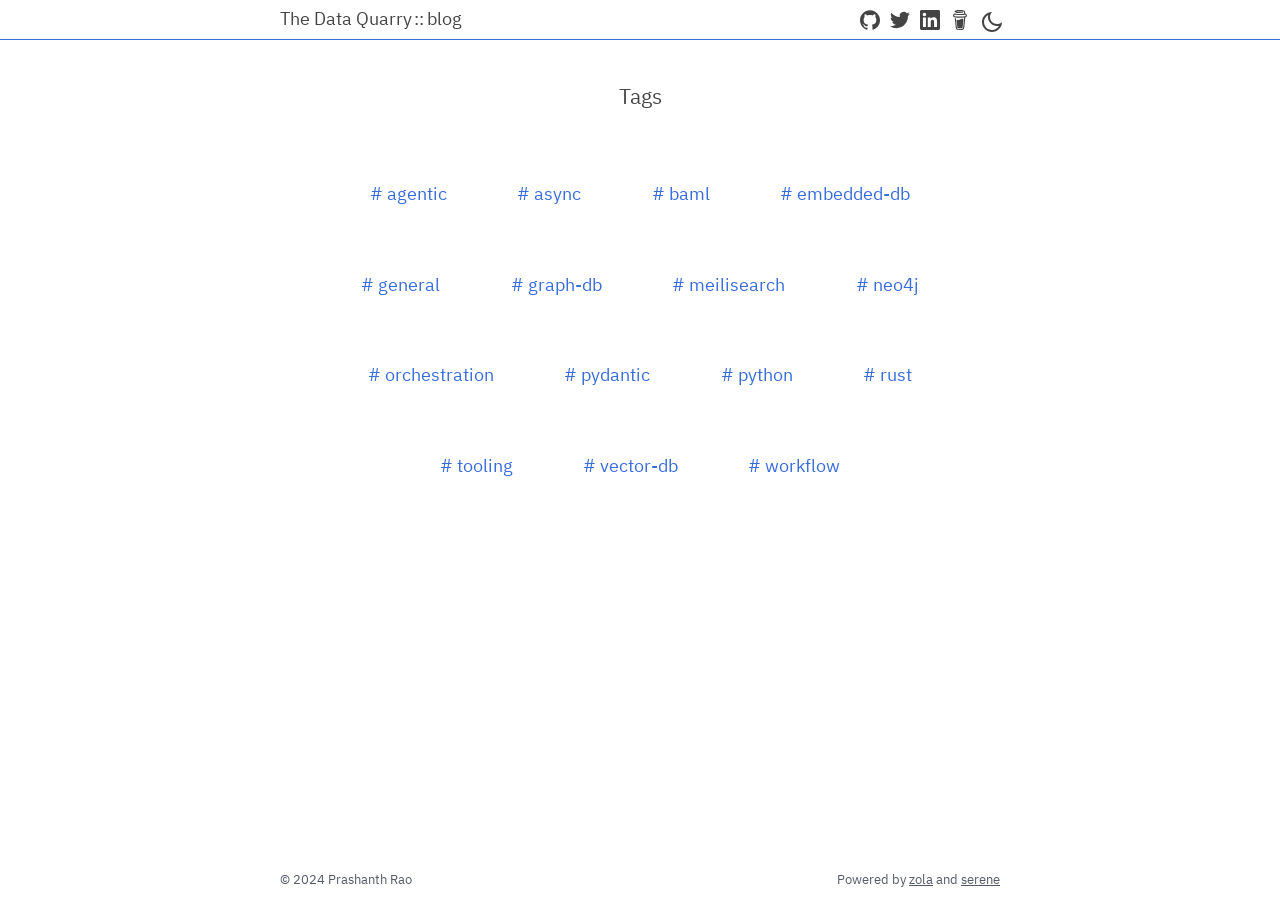
<file: tags/index.html>
<!doctype html><html lang="

en"><head><meta charset=utf-8><meta content="width=device-width,initial-scale=1.0" name=viewport><meta content="light dark" name=color-scheme><title>Tags</title><link href=/img/favicon-32x32.png rel=icon sizes=32x32 type=image/png><link href=/img/favicon-16x16.png rel=icon sizes=16x16 type=image/png><link href=/img/apple-touch-icon.png rel=apple-touch-icon sizes=180x180><style>body{--primary-color:#376dd9;--primary-pale-color:#698bcf1c;--inline-code-color:#444;--text-color:#444;--text-pale-color:#545967;--bg-color:#fff;--highlight-mark-color:#5f75b045;--callout-note-color:#3e70d6;--callout-important-color:#7a46cd;--callout-warning-color:#d3822b;--callout-alert-color:#d43f3f;--callout-question-color:#3089b5;--callout-tip-color:#35a06b;--main-font:"IBMPlexSans",ui-sans-serif,system-ui,-apple-system,BlinkMacSystemFont,"Segoe UI",Roboto,"Helvetica Neue",Arial,"Noto Sans",sans-serif,"Apple Color Emoji","Segoe UI Emoji","Segoe UI Symbol","Noto Color Emoji";--code-font:"IBMPlexMono",ui-monospace,SFMono-Regular,Menlo,Monaco,Consolas,"Liberation Mono","Courier New",monospace;--homepage-max-width:750px;--main-max-width:750px;--avatar-size:175px;--paragraph-font-size:16px;--paragraph-line-height:1.5em;--aside-font-size:16px;--img-border-radius:4px;--inline-code-border-radius:2px}body.dark{--primary-color:#689afd;--primary-pale-color:#93acdd1c;--inline-code-color:#d2d2d2;--text-color:#ddd;--text-pale-color:#a0a0a0;--bg-color:#202124;--highlight-mark-color:#5f75b045;--callout-note-color:#698bcf;--callout-important-color:#9374c5;--callout-warning-color:#c99054;--callout-alert-color:#d35757;--callout-question-color:#5091b2;--callout-tip-color:#3ea06f}</style><link href=/main.css rel=stylesheet><script async data-website-id=01228822-c189-4b8a-93ba-733d045bf346 src=https://analytics.eu.umami.is/script.js></script><body class=tag-list><script>if(localStorage.getItem('theme')=='dark'){document.body.classList.add('dark');const a=document.querySelector('link#hl');if(a)a.href='/hl-dark.css'}</script><header class=blur><div id=header-wrapper><nav><a href=/>The Data Quarry</a><button aria-label="toggle expand" class=separator id=toggler>::</button><span class="wrap left fold">{</span><a href=/posts>blog</a><span class="wrap-separator fold">,</span><a class=fold href=/talks>talks</a><span class="wrap-separator fold">,</span><a class=fold href=/projects>projects</a><span class="wrap right fold">} ;</span></nav><div id=btns><a rel="noreferrer noopener" aria-label=GitHub href=https://github.com/prrao87 target=_blank> <svg viewbox="0 0 24 24" xmlns=http://www.w3.org/2000/svg><title>GitHub</title><path d="M12 .297c-6.63 0-12 5.373-12 12 0 5.303 3.438 9.8 8.205 11.385.6.113.82-.258.82-.577 0-.285-.01-1.04-.015-2.04-3.338.724-4.042-1.61-4.042-1.61C4.422 18.07 3.633 17.7 3.633 17.7c-1.087-.744.084-.729.084-.729 1.205.084 1.838 1.236 1.838 1.236 1.07 1.835 2.809 1.305 3.495.998.108-.776.417-1.305.76-1.605-2.665-.3-5.466-1.332-5.466-5.93 0-1.31.465-2.38 1.235-3.22-.135-.303-.54-1.523.105-3.176 0 0 1.005-.322 3.3 1.23.96-.267 1.98-.399 3-.405 1.02.006 2.04.138 3 .405 2.28-1.552 3.285-1.23 3.285-1.23.645 1.653.24 2.873.12 3.176.765.84 1.23 1.91 1.23 3.22 0 4.61-2.805 5.625-5.475 5.92.42.36.81 1.096.81 2.22 0 1.606-.015 2.896-.015 3.286 0 .315.21.69.825.57C20.565 22.092 24 17.592 24 12.297c0-6.627-5.373-12-12-12" fill=currentColor></path></svg> </a><a rel="noreferrer noopener" aria-label=Twitter href=https://twitter.com/tech_optimist target=_blank> <svg viewbox="0 0 24 24" xmlns=http://www.w3.org/2000/svg><title>Twitter</title><path d="M23.953 4.57a10 10 0 01-2.825.775 4.958 4.958 0 002.163-2.723c-.951.555-2.005.959-3.127 1.184a4.92 4.92 0 00-8.384 4.482C7.69 8.095 4.067 6.13 1.64 3.162a4.822 4.822 0 00-.666 2.475c0 1.71.87 3.213 2.188 4.096a4.904 4.904 0 01-2.228-.616v.06a4.923 4.923 0 003.946 4.827 4.996 4.996 0 01-2.212.085 4.936 4.936 0 004.604 3.417 9.867 9.867 0 01-6.102 2.105c-.39 0-.779-.023-1.17-.067a13.995 13.995 0 007.557 2.209c9.053 0 13.998-7.496 13.998-13.985 0-.21 0-.42-.015-.63A9.935 9.935 0 0024 4.59z" fill=currentColor></path></svg> </a><a rel="noreferrer noopener" aria-label=LinkedIn href=https://www.linkedin.com/in/prrao87 target=_blank> <svg viewbox="0 0 24 24" xmlns=http://www.w3.org/2000/svg><title>LinkedIn</title><path d="M20.447 20.452h-3.554v-5.569c0-1.328-.027-3.037-1.852-3.037-1.853 0-2.136 1.445-2.136 2.939v5.667H9.351V9h3.414v1.561h.046c.477-.9 1.637-1.85 3.37-1.85 3.601 0 4.267 2.37 4.267 5.455v6.286zM5.337 7.433c-1.144 0-2.063-.926-2.063-2.065 0-1.138.92-2.063 2.063-2.063 1.14 0 2.064.925 2.064 2.063 0 1.139-.925 2.065-2.064 2.065zm1.782 13.019H3.555V9h3.564v11.452zM22.225 0H1.771C.792 0 0 .774 0 1.729v20.542C0 23.227.792 24 1.771 24h20.451C23.2 24 24 23.227 24 22.271V1.729C24 .774 23.2 0 22.222 0h.003z" fill=currentColor></path></svg> </a><a aria-label="Buy me a coffee" rel="noreferrer noopener" href=https://www.buymeacoffee.com/prrao87 target=_blank> <svg viewbox="0 0 24 24" xmlns=http://www.w3.org/2000/svg><title>Buy Me A Coffee</title><path d="M20.216 6.415l-.132-.666c-.119-.598-.388-1.163-1.001-1.379-.197-.069-.42-.098-.57-.241-.152-.143-.196-.366-.231-.572-.065-.378-.125-.756-.192-1.133-.057-.325-.102-.69-.25-.987-.195-.4-.597-.634-.996-.788a5.723 5.723 0 00-.626-.194c-1-.263-2.05-.36-3.077-.416a25.834 25.834 0 00-3.7.062c-.915.083-1.88.184-2.75.5-.318.116-.646.256-.888.501-.297.302-.393.77-.177 1.146.154.267.415.456.692.58.36.162.737.284 1.123.366 1.075.238 2.189.331 3.287.37 1.218.05 2.437.01 3.65-.118.299-.033.598-.073.896-.119.352-.054.578-.513.474-.834-.124-.383-.457-.531-.834-.473-.466.074-.96.108-1.382.146-1.177.08-2.358.082-3.536.006a22.228 22.228 0 01-1.157-.107c-.086-.01-.18-.025-.258-.036-.243-.036-.484-.08-.724-.13-.111-.027-.111-.185 0-.212h.005c.277-.06.557-.108.838-.147h.002c.131-.009.263-.032.394-.048a25.076 25.076 0 013.426-.12c.674.019 1.347.067 2.017.144l.228.031c.267.04.533.088.798.145.392.085.895.113 1.07.542.055.137.08.288.111.431l.319 1.484a.237.237 0 01-.199.284h-.003c-.037.006-.075.01-.112.015a36.704 36.704 0 01-4.743.295 37.059 37.059 0 01-4.699-.304c-.14-.017-.293-.042-.417-.06-.326-.048-.649-.108-.973-.161-.393-.065-.768-.032-1.123.161-.29.16-.527.404-.675.701-.154.316-.199.66-.267 1-.069.34-.176.707-.135 1.056.087.753.613 1.365 1.37 1.502a39.69 39.69 0 0011.343.376.483.483 0 01.535.53l-.071.697-1.018 9.907c-.041.41-.047.832-.125 1.237-.122.637-.553 1.028-1.182 1.171-.577.131-1.165.2-1.756.205-.656.004-1.31-.025-1.966-.022-.699.004-1.556-.06-2.095-.58-.475-.458-.54-1.174-.605-1.793l-.731-7.013-.322-3.094c-.037-.351-.286-.695-.678-.678-.336.015-.718.3-.678.679l.228 2.185.949 9.112c.147 1.344 1.174 2.068 2.446 2.272.742.12 1.503.144 2.257.156.966.016 1.942.053 2.892-.122 1.408-.258 2.465-1.198 2.616-2.657.34-3.332.683-6.663 1.024-9.995l.215-2.087a.484.484 0 01.39-.426c.402-.078.787-.212 1.074-.518.455-.488.546-1.124.385-1.766zm-1.478.772c-.145.137-.363.201-.578.233-2.416.359-4.866.54-7.308.46-1.748-.06-3.477-.254-5.207-.498-.17-.024-.353-.055-.47-.18-.22-.236-.111-.71-.054-.995.052-.26.152-.609.463-.646.484-.057 1.046.148 1.526.22.577.088 1.156.159 1.737.212 2.48.226 5.002.19 7.472-.14.45-.06.899-.13 1.345-.21.399-.072.84-.206 1.08.206.166.281.188.657.162.974a.544.544 0 01-.169.364zm-6.159 3.9c-.862.37-1.84.788-3.109.788a5.884 5.884 0 01-1.569-.217l.877 9.004c.065.78.717 1.38 1.5 1.38 0 0 1.243.065 1.658.065.447 0 1.786-.065 1.786-.065.783 0 1.434-.6 1.499-1.38l.94-9.95a3.996 3.996 0 00-1.322-.238c-.826 0-1.491.284-2.26.613z" fill=currentColor></path></svg> </a><button aria-label="theme switch" data-moon-icon='<svg xmlns="http://www.w3.org/2000/svg" viewBox="0 0 24 24" width="24" height="24"><path d="M10 7C10 10.866 13.134 14 17 14C18.9584 14 20.729 13.1957 21.9995 11.8995C22 11.933 22 11.9665 22 12C22 17.5228 17.5228 22 12 22C6.47715 22 2 17.5228 2 12C2 6.47715 6.47715 2 12 2C12.0335 2 12.067 2 12.1005 2.00049C10.8043 3.27098 10 5.04157 10 7ZM4 12C4 16.4183 7.58172 20 12 20C15.0583 20 17.7158 18.2839 19.062 15.7621C18.3945 15.9187 17.7035 16 17 16C12.0294 16 8 11.9706 8 7C8 6.29648 8.08133 5.60547 8.2379 4.938C5.71611 6.28423 4 8.9417 4 12Z" fill="currentColor"></path></svg>' data-sun-icon='<svg xmlns="http://www.w3.org/2000/svg" viewBox="0 0 24 24" width="24" height="24"><path d="M12 18C8.68629 18 6 15.3137 6 12C6 8.68629 8.68629 6 12 6C15.3137 6 18 8.68629 18 12C18 15.3137 15.3137 18 12 18ZM12 16C14.2091 16 16 14.2091 16 12C16 9.79086 14.2091 8 12 8C9.79086 8 8 9.79086 8 12C8 14.2091 9.79086 16 12 16ZM11 1H13V4H11V1ZM11 20H13V23H11V20ZM3.51472 4.92893L4.92893 3.51472L7.05025 5.63604L5.63604 7.05025L3.51472 4.92893ZM16.9497 18.364L18.364 16.9497L20.4853 19.0711L19.0711 20.4853L16.9497 18.364ZM19.0711 3.51472L20.4853 4.92893L18.364 7.05025L16.9497 5.63604L19.0711 3.51472ZM5.63604 16.9497L7.05025 18.364L4.92893 20.4853L3.51472 19.0711L5.63604 16.9497ZM23 11V13H20V11H23ZM4 11V13H1V11H4Z" fill="currentColor"></path></svg>' id=theme-toggle><svg viewbox="0 0 24 24" height=24 width=24 xmlns=http://www.w3.org/2000/svg><path d="M10 7C10 10.866 13.134 14 17 14C18.9584 14 20.729 13.1957 21.9995 11.8995C22 11.933 22 11.9665 22 12C22 17.5228 17.5228 22 12 22C6.47715 22 2 17.5228 2 12C2 6.47715 6.47715 2 12 2C12.0335 2 12.067 2 12.1005 2.00049C10.8043 3.27098 10 5.04157 10 7ZM4 12C4 16.4183 7.58172 20 12 20C15.0583 20 17.7158 18.2839 19.062 15.7621C18.3945 15.9187 17.7035 16 17 16C12.0294 16 8 11.9706 8 7C8 6.29648 8.08133 5.60547 8.2379 4.938C5.71611 6.28423 4 8.9417 4 12Z" fill=currentColor></path></svg></button></div></div></header><div id=wrapper><main><div class=title>Tags</div><div class=tags><a href=https://thedataquarry.github.io/tags/agentic/># agentic</a><a href=https://thedataquarry.github.io/tags/async/># async</a><a href=https://thedataquarry.github.io/tags/baml/># baml</a><a href=https://thedataquarry.github.io/tags/embedded-db/># embedded-db</a><a href=https://thedataquarry.github.io/tags/general/># general</a><a href=https://thedataquarry.github.io/tags/graph-db/># graph-db</a><a href=https://thedataquarry.github.io/tags/meilisearch/># meilisearch</a><a href=https://thedataquarry.github.io/tags/neo4j/># neo4j</a><a href=https://thedataquarry.github.io/tags/orchestration/># orchestration</a><a href=https://thedataquarry.github.io/tags/pydantic/># pydantic</a><a href=https://thedataquarry.github.io/tags/python/># python</a><a href=https://thedataquarry.github.io/tags/rust/># rust</a><a href=https://thedataquarry.github.io/tags/tooling/># tooling</a><a href=https://thedataquarry.github.io/tags/vector-db/># vector-db</a><a href=https://thedataquarry.github.io/tags/workflow/># workflow</a></div></main><footer><div class=copyright><p>© 2024 Prashanth Rao</div><div class=credits>Powered by <a rel="noreferrer noopener" href=https://www.getzola.org target=_blank>zola</a> and <a rel="noreferrer noopener" href=https://github.com/isunjn/serene target=_blank>serene</a></div></footer></div><script src=/js/main.js></script>
</file>
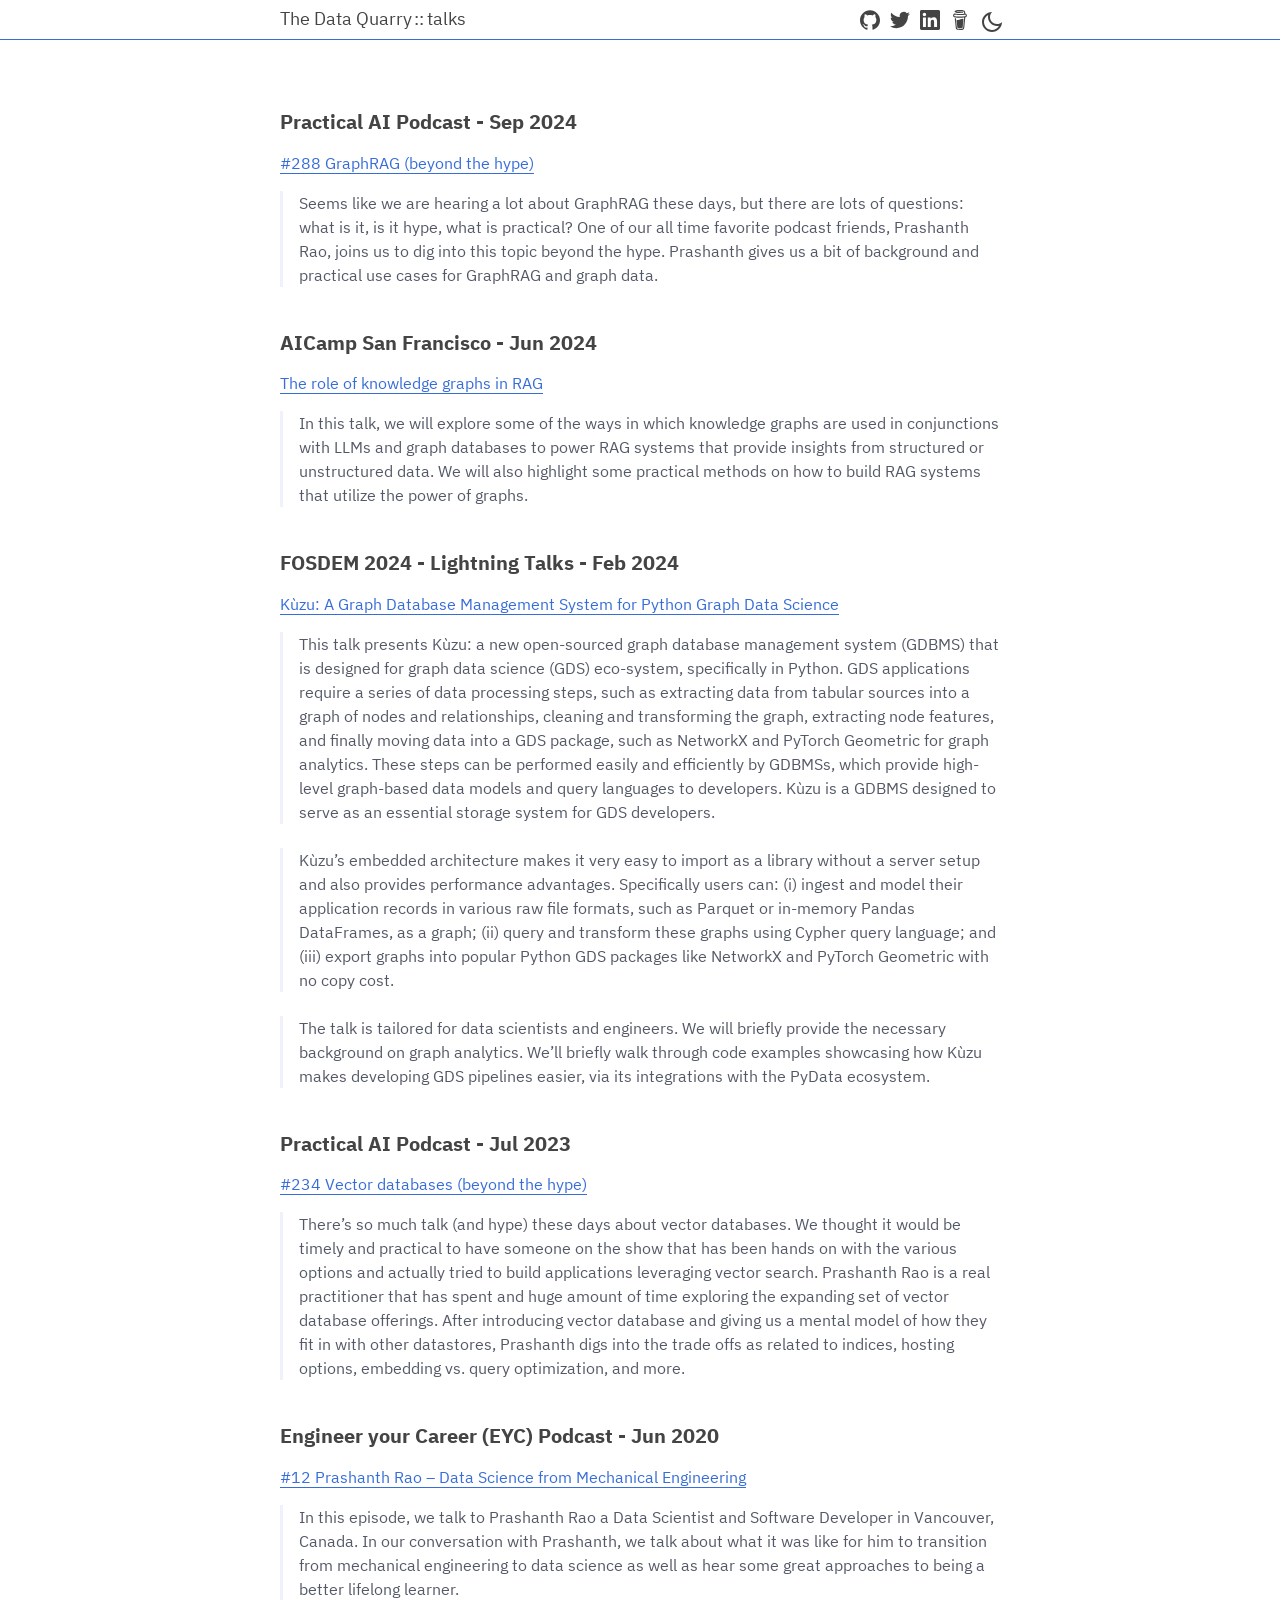
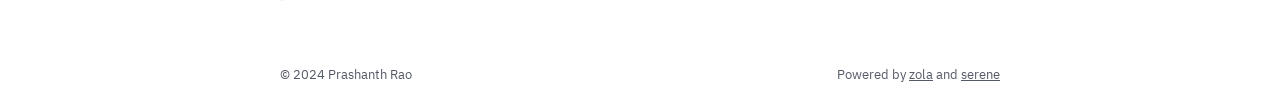
<file: talks/index.html>
<!doctype html><html lang=en><head><meta charset=utf-8><meta content="width=device-width,initial-scale=1.0" name=viewport><meta content="light dark" name=color-scheme><title>Talks | The Data Quarry</title><meta content=Talks property=og:title><meta content="Prashanth Rao" name=author><meta content=en_US property=og:locale><meta content="My talks, presentations and podcasts" name=description><meta content="My talks, presentations and podcasts" property=og:description><link href=https://thedataquarry.github.io/talks/ rel=canonical><meta content=https://thedataquarry.github.io/talks/ property=og:url><meta content="The Data Quarry" property=og:site_name><meta content=https://thedataquarry.github.io/img/dataquarry-banner.png property=og:image><meta " content=summary_large_image name=twitter:card><meta content=https://thedataquarry.github.io/img/dataquarry-banner.png property=twitter:image><meta content=Talks property=twitter:title><meta content=@tech_optimist name=twitter:site><meta content="My talks, presentations and podcasts" name=description><title>Talks</title><link href=/img/favicon-32x32.png rel=icon sizes=32x32 type=image/png><link href=/img/favicon-16x16.png rel=icon sizes=16x16 type=image/png><link href=/img/apple-touch-icon.png rel=apple-touch-icon sizes=180x180><style>body{--primary-color:#376dd9;--primary-pale-color:#698bcf1c;--inline-code-color:#444;--text-color:#444;--text-pale-color:#545967;--bg-color:#fff;--highlight-mark-color:#5f75b045;--callout-note-color:#3e70d6;--callout-important-color:#7a46cd;--callout-warning-color:#d3822b;--callout-alert-color:#d43f3f;--callout-question-color:#3089b5;--callout-tip-color:#35a06b;--main-font:"IBMPlexSans",ui-sans-serif,system-ui,-apple-system,BlinkMacSystemFont,"Segoe UI",Roboto,"Helvetica Neue",Arial,"Noto Sans",sans-serif,"Apple Color Emoji","Segoe UI Emoji","Segoe UI Symbol","Noto Color Emoji";--code-font:"IBMPlexMono",ui-monospace,SFMono-Regular,Menlo,Monaco,Consolas,"Liberation Mono","Courier New",monospace;--homepage-max-width:750px;--main-max-width:750px;--avatar-size:175px;--paragraph-font-size:16px;--paragraph-line-height:1.5em;--aside-font-size:16px;--img-border-radius:4px;--inline-code-border-radius:2px}body.dark{--primary-color:#689afd;--primary-pale-color:#93acdd1c;--inline-code-color:#d2d2d2;--text-color:#ddd;--text-pale-color:#a0a0a0;--bg-color:#202124;--highlight-mark-color:#5f75b045;--callout-note-color:#698bcf;--callout-important-color:#9374c5;--callout-warning-color:#c99054;--callout-alert-color:#d35757;--callout-question-color:#5091b2;--callout-tip-color:#3ea06f}</style><link href=/main.css rel=stylesheet><script async data-website-id=01228822-c189-4b8a-93ba-733d045bf346 src=https://analytics.eu.umami.is/script.js></script><body class=prose-page><script>if(localStorage.getItem('theme')=='dark'){document.body.classList.add('dark');const a=document.querySelector('link#hl');if(a)a.href='/hl-dark.css'}</script><header class=blur><div id=header-wrapper><nav><a href=/>The Data Quarry</a><button aria-label="toggle expand" class=separator id=toggler>::</button><span class="wrap left fold">{</span><a class=fold href=/posts>blog</a><span class="wrap-separator fold">,</span><a href=/talks>talks</a><span class="wrap-separator fold">,</span><a class=fold href=/projects>projects</a><span class="wrap right fold">} ;</span></nav><div id=btns><a rel="noreferrer noopener" aria-label=GitHub href=https://github.com/prrao87 target=_blank> <svg viewbox="0 0 24 24" xmlns=http://www.w3.org/2000/svg><title>GitHub</title><path d="M12 .297c-6.63 0-12 5.373-12 12 0 5.303 3.438 9.8 8.205 11.385.6.113.82-.258.82-.577 0-.285-.01-1.04-.015-2.04-3.338.724-4.042-1.61-4.042-1.61C4.422 18.07 3.633 17.7 3.633 17.7c-1.087-.744.084-.729.084-.729 1.205.084 1.838 1.236 1.838 1.236 1.07 1.835 2.809 1.305 3.495.998.108-.776.417-1.305.76-1.605-2.665-.3-5.466-1.332-5.466-5.93 0-1.31.465-2.38 1.235-3.22-.135-.303-.54-1.523.105-3.176 0 0 1.005-.322 3.3 1.23.96-.267 1.98-.399 3-.405 1.02.006 2.04.138 3 .405 2.28-1.552 3.285-1.23 3.285-1.23.645 1.653.24 2.873.12 3.176.765.84 1.23 1.91 1.23 3.22 0 4.61-2.805 5.625-5.475 5.92.42.36.81 1.096.81 2.22 0 1.606-.015 2.896-.015 3.286 0 .315.21.69.825.57C20.565 22.092 24 17.592 24 12.297c0-6.627-5.373-12-12-12" fill=currentColor></path></svg> </a><a rel="noreferrer noopener" aria-label=Twitter href=https://twitter.com/tech_optimist target=_blank> <svg viewbox="0 0 24 24" xmlns=http://www.w3.org/2000/svg><title>Twitter</title><path d="M23.953 4.57a10 10 0 01-2.825.775 4.958 4.958 0 002.163-2.723c-.951.555-2.005.959-3.127 1.184a4.92 4.92 0 00-8.384 4.482C7.69 8.095 4.067 6.13 1.64 3.162a4.822 4.822 0 00-.666 2.475c0 1.71.87 3.213 2.188 4.096a4.904 4.904 0 01-2.228-.616v.06a4.923 4.923 0 003.946 4.827 4.996 4.996 0 01-2.212.085 4.936 4.936 0 004.604 3.417 9.867 9.867 0 01-6.102 2.105c-.39 0-.779-.023-1.17-.067a13.995 13.995 0 007.557 2.209c9.053 0 13.998-7.496 13.998-13.985 0-.21 0-.42-.015-.63A9.935 9.935 0 0024 4.59z" fill=currentColor></path></svg> </a><a rel="noreferrer noopener" aria-label=LinkedIn href=https://www.linkedin.com/in/prrao87 target=_blank> <svg viewbox="0 0 24 24" xmlns=http://www.w3.org/2000/svg><title>LinkedIn</title><path d="M20.447 20.452h-3.554v-5.569c0-1.328-.027-3.037-1.852-3.037-1.853 0-2.136 1.445-2.136 2.939v5.667H9.351V9h3.414v1.561h.046c.477-.9 1.637-1.85 3.37-1.85 3.601 0 4.267 2.37 4.267 5.455v6.286zM5.337 7.433c-1.144 0-2.063-.926-2.063-2.065 0-1.138.92-2.063 2.063-2.063 1.14 0 2.064.925 2.064 2.063 0 1.139-.925 2.065-2.064 2.065zm1.782 13.019H3.555V9h3.564v11.452zM22.225 0H1.771C.792 0 0 .774 0 1.729v20.542C0 23.227.792 24 1.771 24h20.451C23.2 24 24 23.227 24 22.271V1.729C24 .774 23.2 0 22.222 0h.003z" fill=currentColor></path></svg> </a><a aria-label="Buy me a coffee" rel="noreferrer noopener" href=https://www.buymeacoffee.com/prrao87 target=_blank> <svg viewbox="0 0 24 24" xmlns=http://www.w3.org/2000/svg><title>Buy Me A Coffee</title><path d="M20.216 6.415l-.132-.666c-.119-.598-.388-1.163-1.001-1.379-.197-.069-.42-.098-.57-.241-.152-.143-.196-.366-.231-.572-.065-.378-.125-.756-.192-1.133-.057-.325-.102-.69-.25-.987-.195-.4-.597-.634-.996-.788a5.723 5.723 0 00-.626-.194c-1-.263-2.05-.36-3.077-.416a25.834 25.834 0 00-3.7.062c-.915.083-1.88.184-2.75.5-.318.116-.646.256-.888.501-.297.302-.393.77-.177 1.146.154.267.415.456.692.58.36.162.737.284 1.123.366 1.075.238 2.189.331 3.287.37 1.218.05 2.437.01 3.65-.118.299-.033.598-.073.896-.119.352-.054.578-.513.474-.834-.124-.383-.457-.531-.834-.473-.466.074-.96.108-1.382.146-1.177.08-2.358.082-3.536.006a22.228 22.228 0 01-1.157-.107c-.086-.01-.18-.025-.258-.036-.243-.036-.484-.08-.724-.13-.111-.027-.111-.185 0-.212h.005c.277-.06.557-.108.838-.147h.002c.131-.009.263-.032.394-.048a25.076 25.076 0 013.426-.12c.674.019 1.347.067 2.017.144l.228.031c.267.04.533.088.798.145.392.085.895.113 1.07.542.055.137.08.288.111.431l.319 1.484a.237.237 0 01-.199.284h-.003c-.037.006-.075.01-.112.015a36.704 36.704 0 01-4.743.295 37.059 37.059 0 01-4.699-.304c-.14-.017-.293-.042-.417-.06-.326-.048-.649-.108-.973-.161-.393-.065-.768-.032-1.123.161-.29.16-.527.404-.675.701-.154.316-.199.66-.267 1-.069.34-.176.707-.135 1.056.087.753.613 1.365 1.37 1.502a39.69 39.69 0 0011.343.376.483.483 0 01.535.53l-.071.697-1.018 9.907c-.041.41-.047.832-.125 1.237-.122.637-.553 1.028-1.182 1.171-.577.131-1.165.2-1.756.205-.656.004-1.31-.025-1.966-.022-.699.004-1.556-.06-2.095-.58-.475-.458-.54-1.174-.605-1.793l-.731-7.013-.322-3.094c-.037-.351-.286-.695-.678-.678-.336.015-.718.3-.678.679l.228 2.185.949 9.112c.147 1.344 1.174 2.068 2.446 2.272.742.12 1.503.144 2.257.156.966.016 1.942.053 2.892-.122 1.408-.258 2.465-1.198 2.616-2.657.34-3.332.683-6.663 1.024-9.995l.215-2.087a.484.484 0 01.39-.426c.402-.078.787-.212 1.074-.518.455-.488.546-1.124.385-1.766zm-1.478.772c-.145.137-.363.201-.578.233-2.416.359-4.866.54-7.308.46-1.748-.06-3.477-.254-5.207-.498-.17-.024-.353-.055-.47-.18-.22-.236-.111-.71-.054-.995.052-.26.152-.609.463-.646.484-.057 1.046.148 1.526.22.577.088 1.156.159 1.737.212 2.48.226 5.002.19 7.472-.14.45-.06.899-.13 1.345-.21.399-.072.84-.206 1.08.206.166.281.188.657.162.974a.544.544 0 01-.169.364zm-6.159 3.9c-.862.37-1.84.788-3.109.788a5.884 5.884 0 01-1.569-.217l.877 9.004c.065.78.717 1.38 1.5 1.38 0 0 1.243.065 1.658.065.447 0 1.786-.065 1.786-.065.783 0 1.434-.6 1.499-1.38l.94-9.95a3.996 3.996 0 00-1.322-.238c-.826 0-1.491.284-2.26.613z" fill=currentColor></path></svg> </a><button aria-label="theme switch" data-moon-icon='<svg xmlns="http://www.w3.org/2000/svg" viewBox="0 0 24 24" width="24" height="24"><path d="M10 7C10 10.866 13.134 14 17 14C18.9584 14 20.729 13.1957 21.9995 11.8995C22 11.933 22 11.9665 22 12C22 17.5228 17.5228 22 12 22C6.47715 22 2 17.5228 2 12C2 6.47715 6.47715 2 12 2C12.0335 2 12.067 2 12.1005 2.00049C10.8043 3.27098 10 5.04157 10 7ZM4 12C4 16.4183 7.58172 20 12 20C15.0583 20 17.7158 18.2839 19.062 15.7621C18.3945 15.9187 17.7035 16 17 16C12.0294 16 8 11.9706 8 7C8 6.29648 8.08133 5.60547 8.2379 4.938C5.71611 6.28423 4 8.9417 4 12Z" fill="currentColor"></path></svg>' data-sun-icon='<svg xmlns="http://www.w3.org/2000/svg" viewBox="0 0 24 24" width="24" height="24"><path d="M12 18C8.68629 18 6 15.3137 6 12C6 8.68629 8.68629 6 12 6C15.3137 6 18 8.68629 18 12C18 15.3137 15.3137 18 12 18ZM12 16C14.2091 16 16 14.2091 16 12C16 9.79086 14.2091 8 12 8C9.79086 8 8 9.79086 8 12C8 14.2091 9.79086 16 12 16ZM11 1H13V4H11V1ZM11 20H13V23H11V20ZM3.51472 4.92893L4.92893 3.51472L7.05025 5.63604L5.63604 7.05025L3.51472 4.92893ZM16.9497 18.364L18.364 16.9497L20.4853 19.0711L19.0711 20.4853L16.9497 18.364ZM19.0711 3.51472L20.4853 4.92893L18.364 7.05025L16.9497 5.63604L19.0711 3.51472ZM5.63604 16.9497L7.05025 18.364L4.92893 20.4853L3.51472 19.0711L5.63604 16.9497ZM23 11V13H20V11H23ZM4 11V13H1V11H4Z" fill="currentColor"></path></svg>' id=theme-toggle><svg viewbox="0 0 24 24" height=24 width=24 xmlns=http://www.w3.org/2000/svg><path d="M10 7C10 10.866 13.134 14 17 14C18.9584 14 20.729 13.1957 21.9995 11.8995C22 11.933 22 11.9665 22 12C22 17.5228 17.5228 22 12 22C6.47715 22 2 17.5228 2 12C2 6.47715 6.47715 2 12 2C12.0335 2 12.067 2 12.1005 2.00049C10.8043 3.27098 10 5.04157 10 7ZM4 12C4 16.4183 7.58172 20 12 20C15.0583 20 17.7158 18.2839 19.062 15.7621C18.3945 15.9187 17.7035 16 17 16C12.0294 16 8 11.9706 8 7C8 6.29648 8.08133 5.60547 8.2379 4.938C5.71611 6.28423 4 8.9417 4 12Z" fill=currentColor></path></svg></button></div></div></header><div id=wrapper><main><div><article data-backlink-icon='<svg xmlns="http://www.w3.org/2000/svg" viewBox="0 0 24 24" width="20" height="20"><path d="M9.41421 8L18.0208 16.6066L16.6066 18.0208L8 9.41421V17H6V6H17V8H9.41421Z" fill="currentColor"></path></svg>' class=prose><h2 id=practical-ai-podcast-sep-2024>Practical AI Podcast - Sep 2024</h2><p><a rel="nofollow noreferrer" href=https://changelog.com/practicalai/288>#288 GraphRAG (beyond the hype)</a><blockquote><p>Seems like we are hearing a lot about GraphRAG these days, but there are lots of questions: what is it, is it hype, what is practical? One of our all time favorite podcast friends, Prashanth Rao, joins us to dig into this topic beyond the hype. Prashanth gives us a bit of background and practical use cases for GraphRAG and graph data.</blockquote><h2 id=aicamp-san-francisco-jun-2024>AICamp San Francisco - Jun 2024</h2><p><a href="https://youtu.be/MlxZ87WmopI?si=0RC864qe4IkT0fHg&t=1892" rel="nofollow noreferrer">The role of knowledge graphs in RAG</a><blockquote><p>In this talk, we will explore some of the ways in which knowledge graphs are used in conjunctions with LLMs and graph databases to power RAG systems that provide insights from structured or unstructured data. We will also highlight some practical methods on how to build RAG systems that utilize the power of graphs.</blockquote><h2 id=fosdem-2024-lightning-talks-feb-2024>FOSDEM 2024 - Lightning Talks - Feb 2024</h2><p><a rel="nofollow noreferrer" href=https://fosdem.org/2024/schedule/event/fosdem-2024-1962-kzu-a-graph-database-management-system-for-python-graph-data-science/>Kùzu: A Graph Database Management System for Python Graph Data Science</a><blockquote><p>This talk presents Kùzu: a new open-sourced graph database management system (GDBMS) that is designed for graph data science (GDS) eco-system, specifically in Python. GDS applications require a series of data processing steps, such as extracting data from tabular sources into a graph of nodes and relationships, cleaning and transforming the graph, extracting node features, and finally moving data into a GDS package, such as NetworkX and PyTorch Geometric for graph analytics. These steps can be performed easily and efficiently by GDBMSs, which provide high-level graph-based data models and query languages to developers. Kùzu is a GDBMS designed to serve as an essential storage system for GDS developers.</blockquote><blockquote><p>Kùzu’s embedded architecture makes it very easy to import as a library without a server setup and also provides performance advantages. Specifically users can: (i) ingest and model their application records in various raw file formats, such as Parquet or in-memory Pandas DataFrames, as a graph; (ii) query and transform these graphs using Cypher query language; and (iii) export graphs into popular Python GDS packages like NetworkX and PyTorch Geometric with no copy cost.</blockquote><blockquote><p>The talk is tailored for data scientists and engineers. We will briefly provide the necessary background on graph analytics. We’ll briefly walk through code examples showcasing how Kùzu makes developing GDS pipelines easier, via its integrations with the PyData ecosystem.</blockquote><h2 id=practical-ai-podcast-jul-2023>Practical AI Podcast - Jul 2023</h2><p><a rel="nofollow noreferrer" href=https://changelog.com/practicalai/234>#234 Vector databases (beyond the hype) </a><blockquote><p>There’s so much talk (and hype) these days about vector databases. We thought it would be timely and practical to have someone on the show that has been hands on with the various options and actually tried to build applications leveraging vector search. Prashanth Rao is a real practitioner that has spent and huge amount of time exploring the expanding set of vector database offerings. After introducing vector database and giving us a mental model of how they fit in with other datastores, Prashanth digs into the trade offs as related to indices, hosting options, embedding vs. query optimization, and more.</blockquote><h2 id=engineer-your-career-eyc-podcast-jun-2020>Engineer your Career (EYC) Podcast - Jun 2020</h2><p><a rel="nofollow noreferrer" href=https://www.eycpodcast.com/podcast/episode-12/>#12 Prashanth Rao – Data Science from Mechanical Engineering</a><blockquote><p>In this episode, we talk to Prashanth Rao a Data Scientist and Software Developer in Vancouver, Canada. In our conversation with Prashanth, we talk about what it was like for him to transition from mechanical engineering to data science as well as hear some great approaches to being a better lifelong learner.</blockquote></article></div><footer><div class=copyright><p>© 2024 Prashanth Rao</div><div class=credits>Powered by <a rel="noreferrer noopener" href=https://www.getzola.org target=_blank>zola</a> and <a rel="noreferrer noopener" href=https://github.com/isunjn/serene target=_blank>serene</a></div></footer></main></div><script src=/js/lightense.min.js></script><script src=/js/main.js></script>
</file>
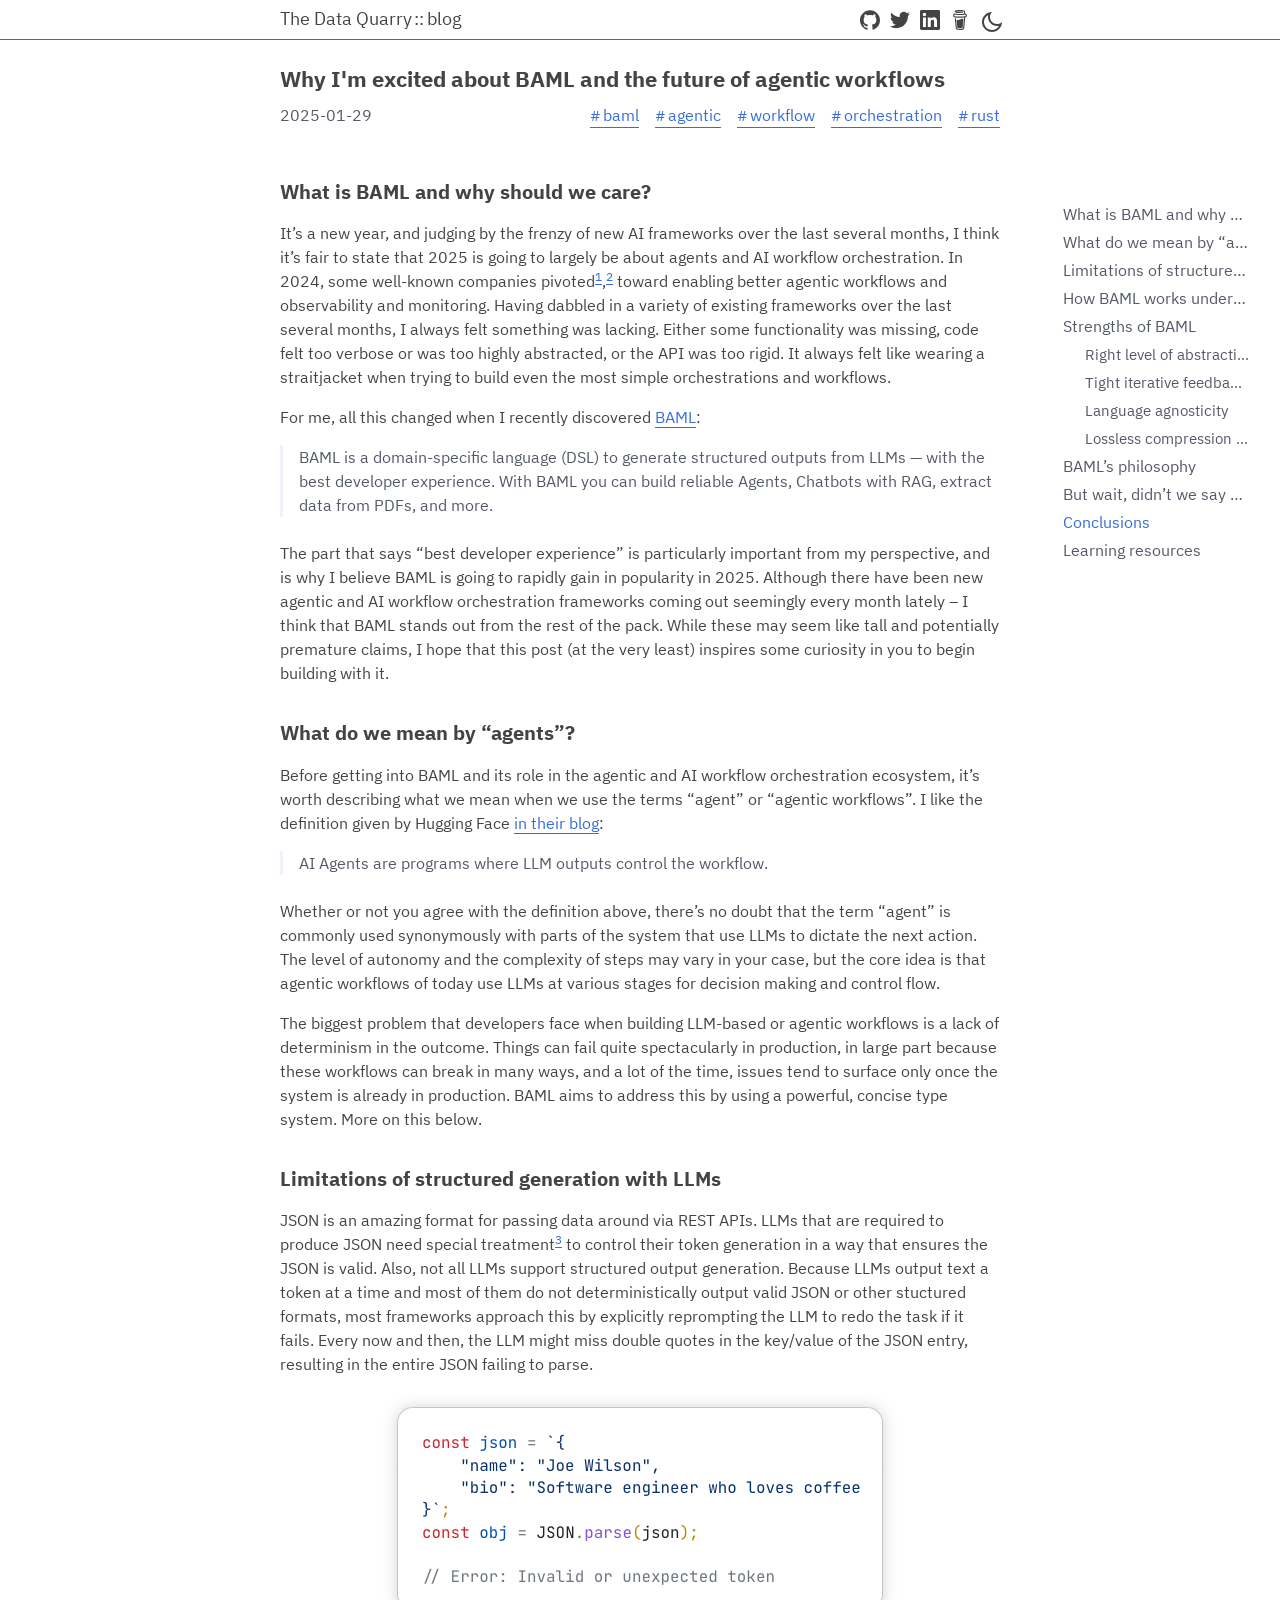
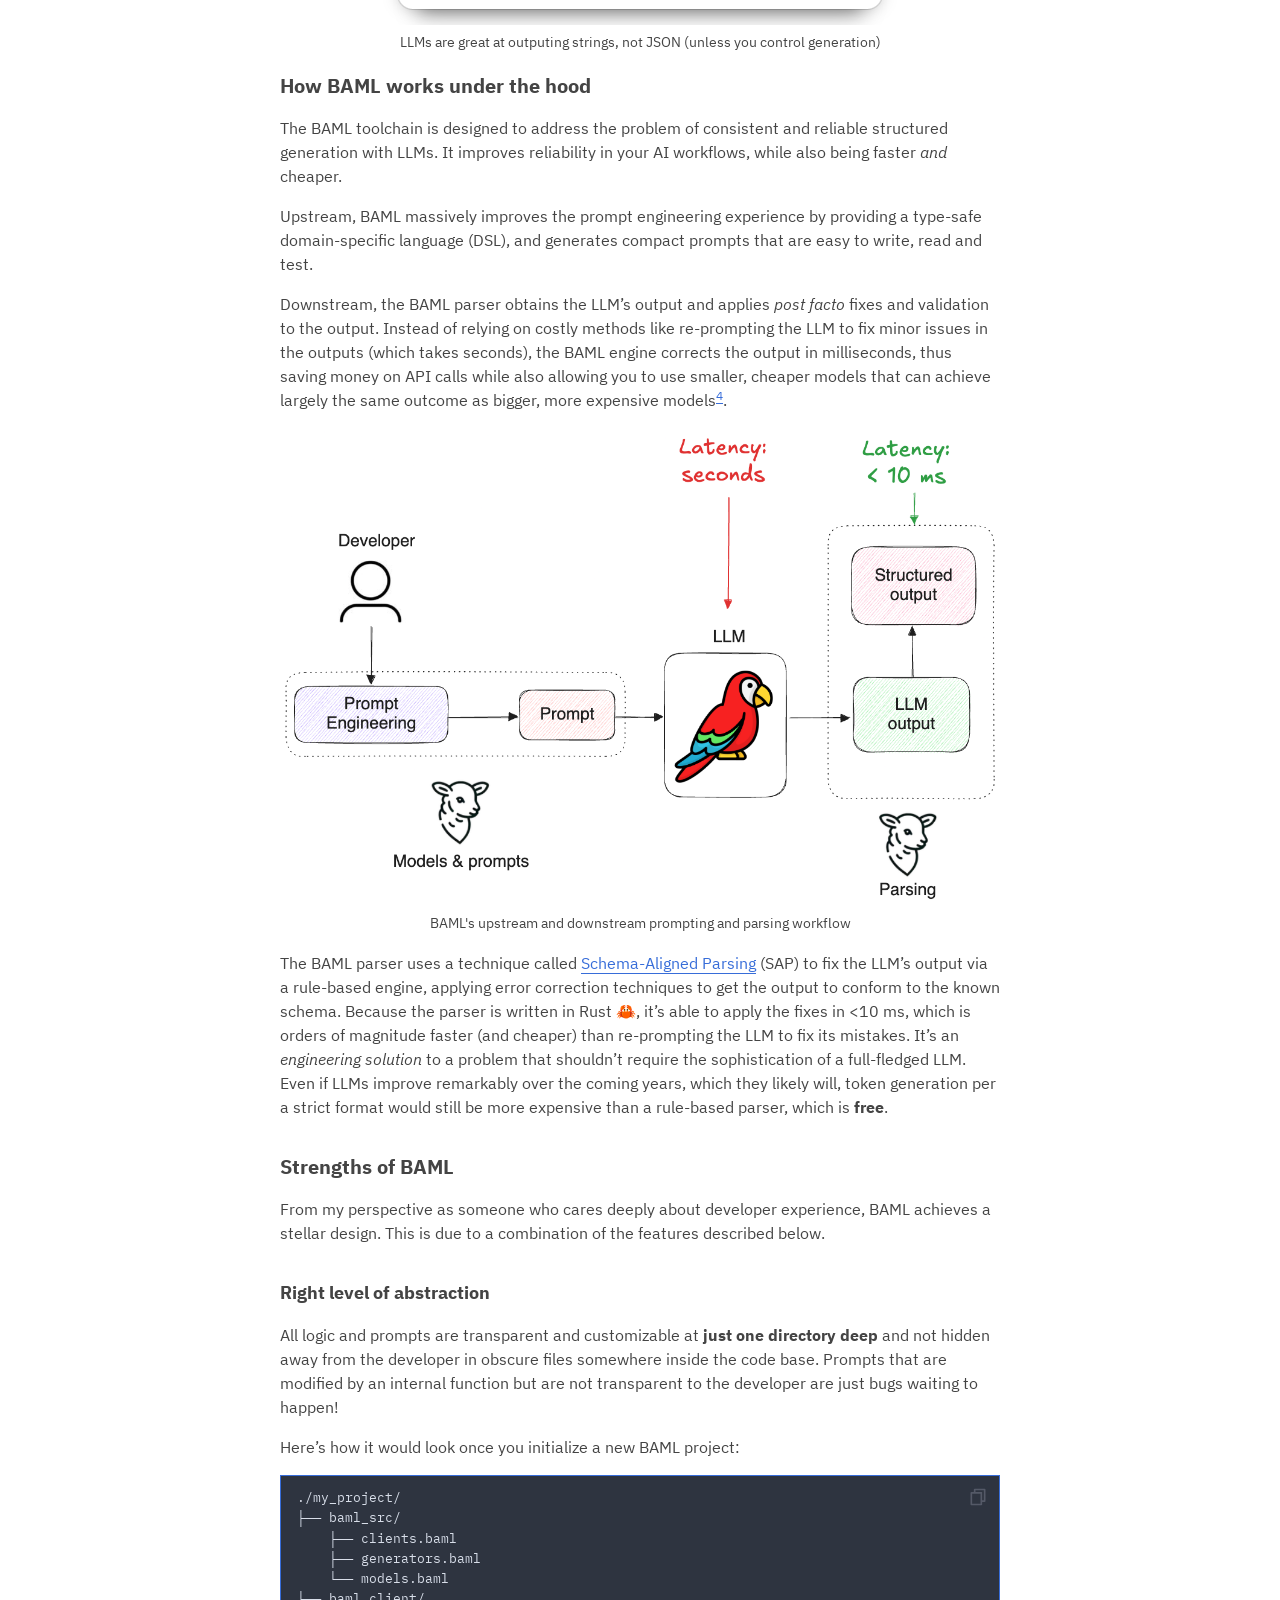
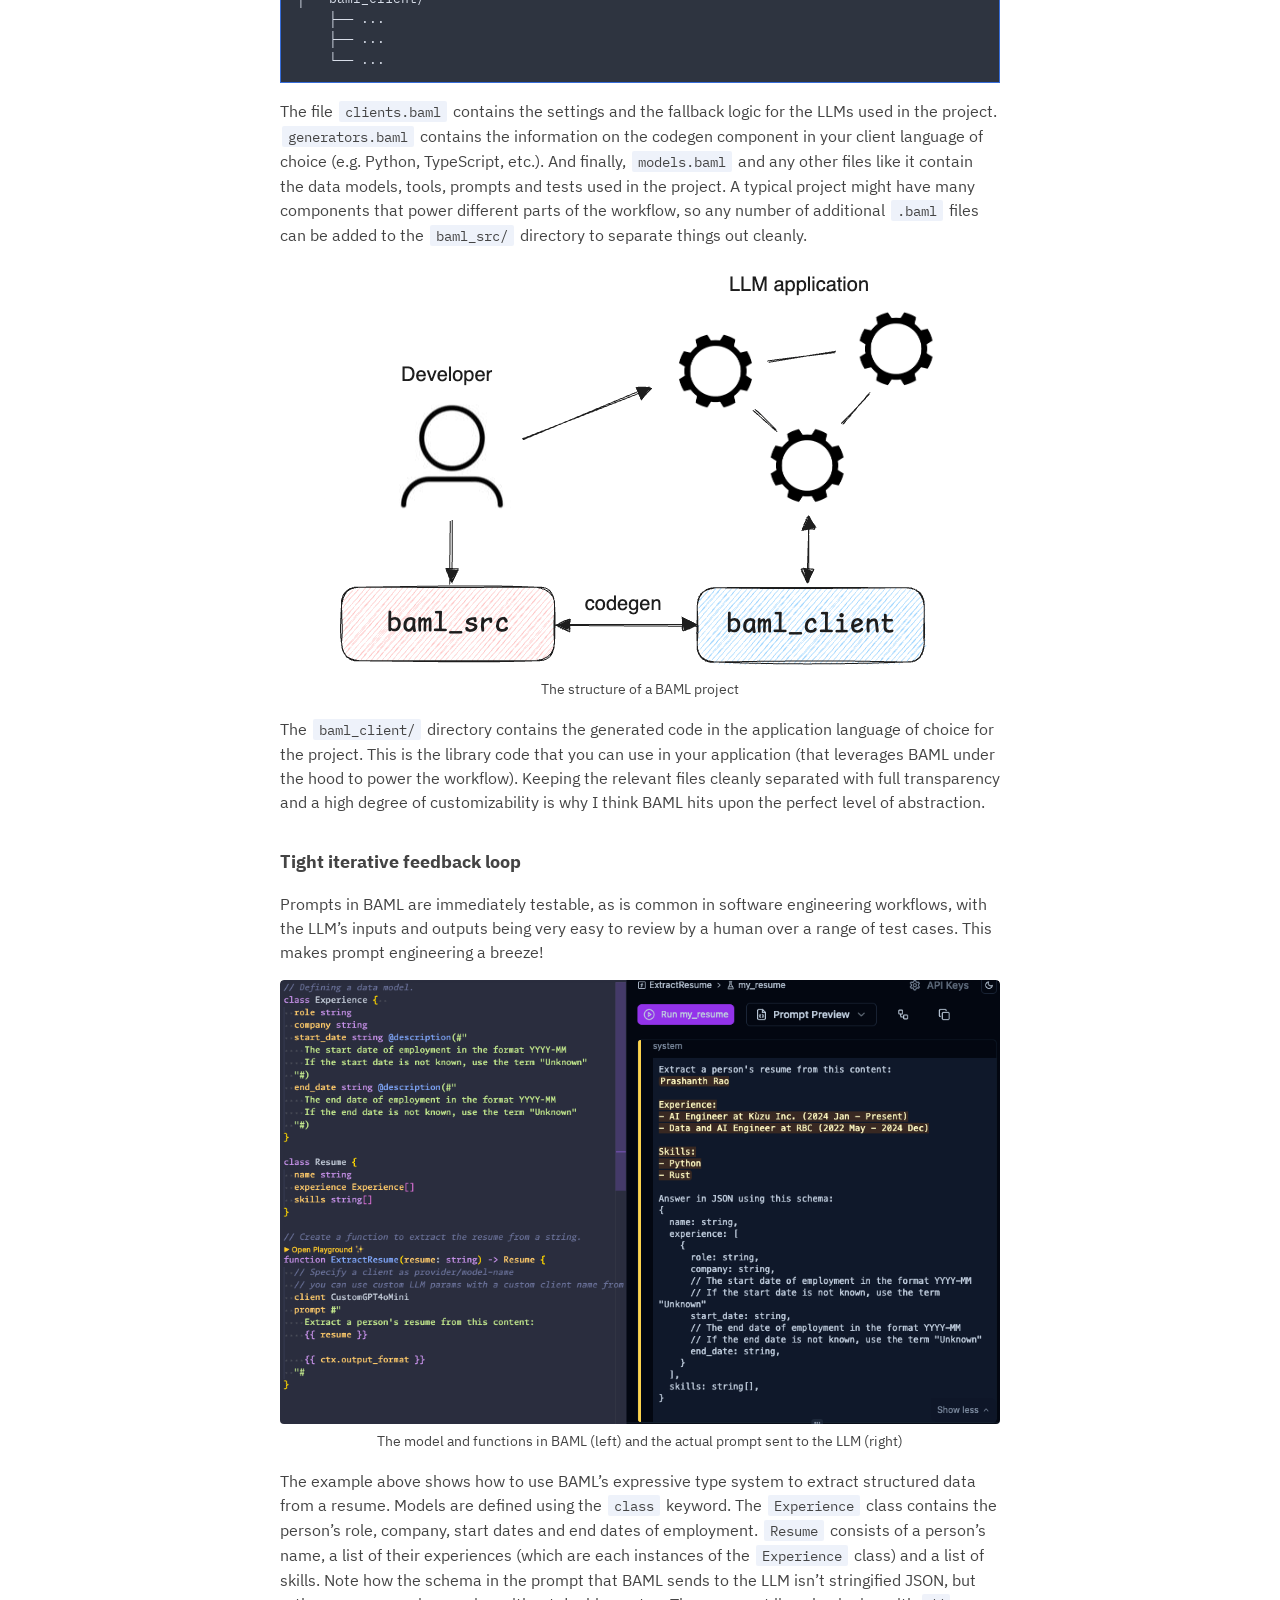
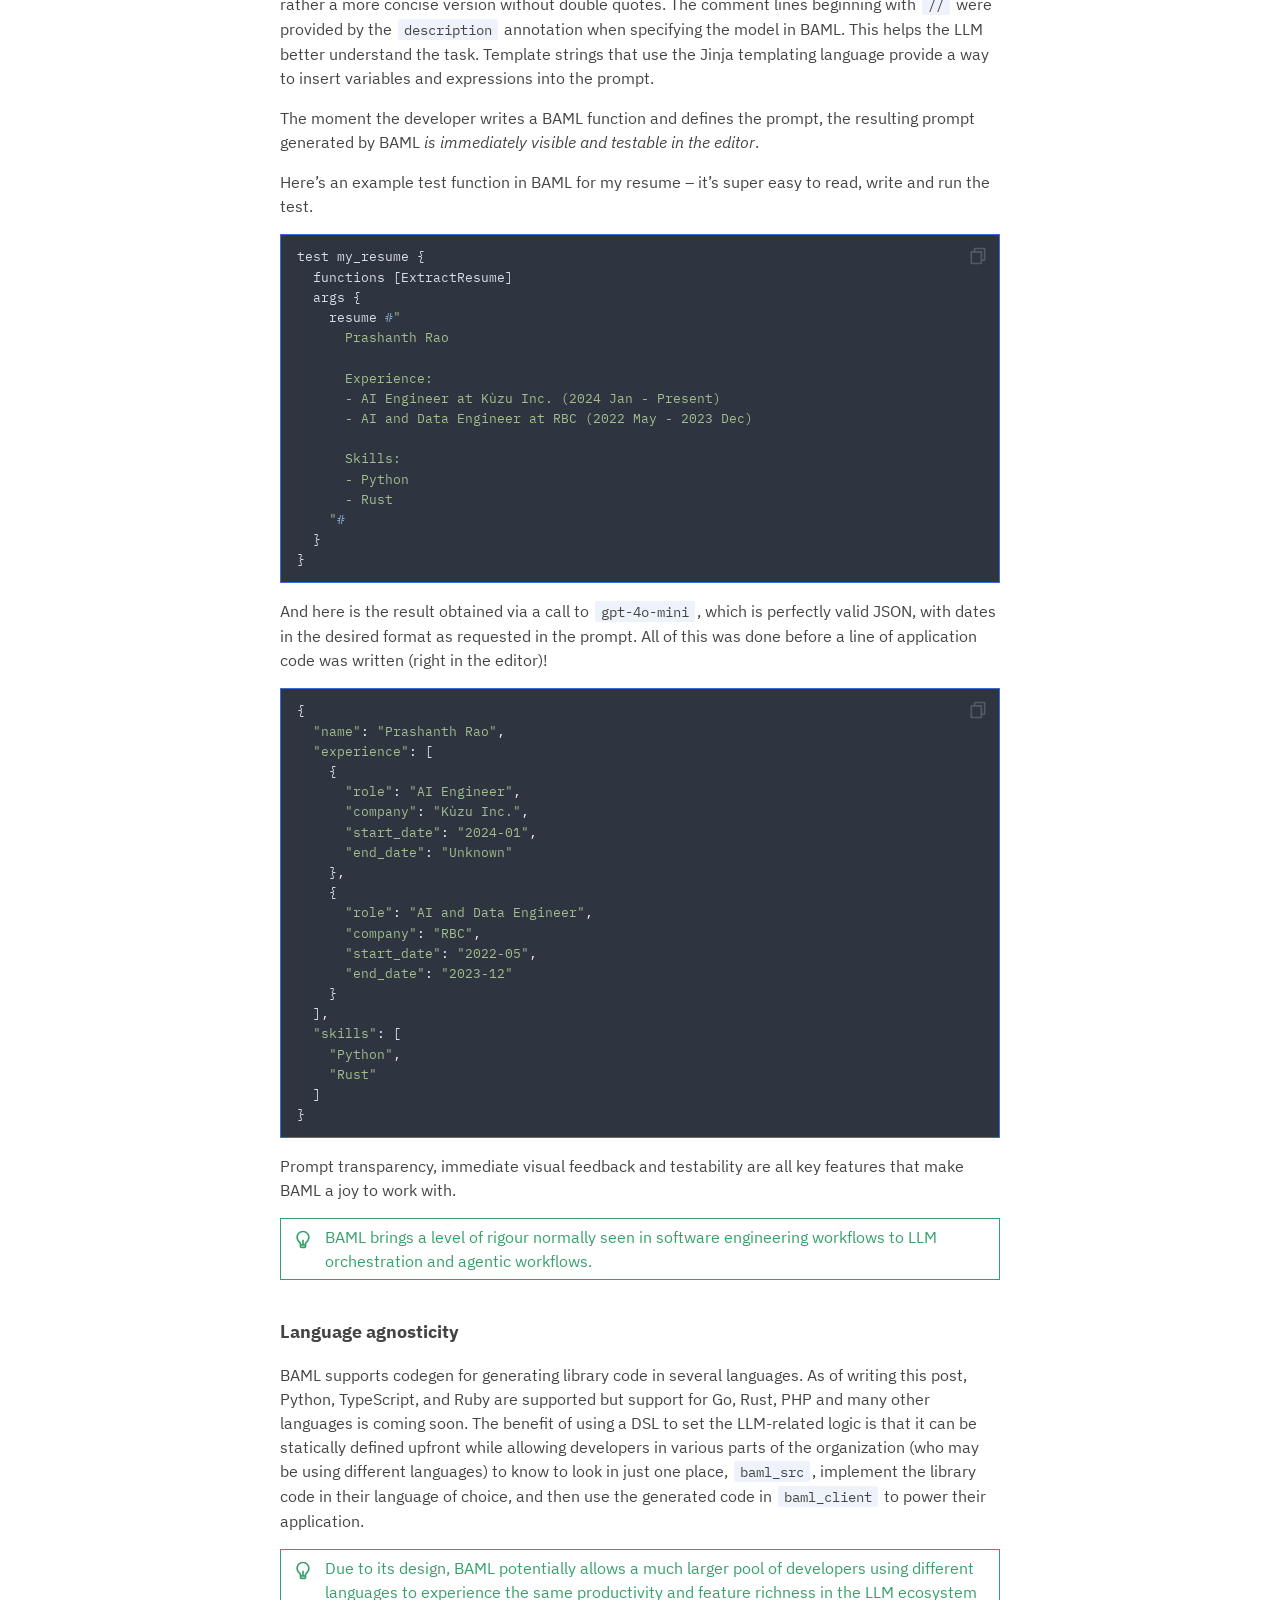
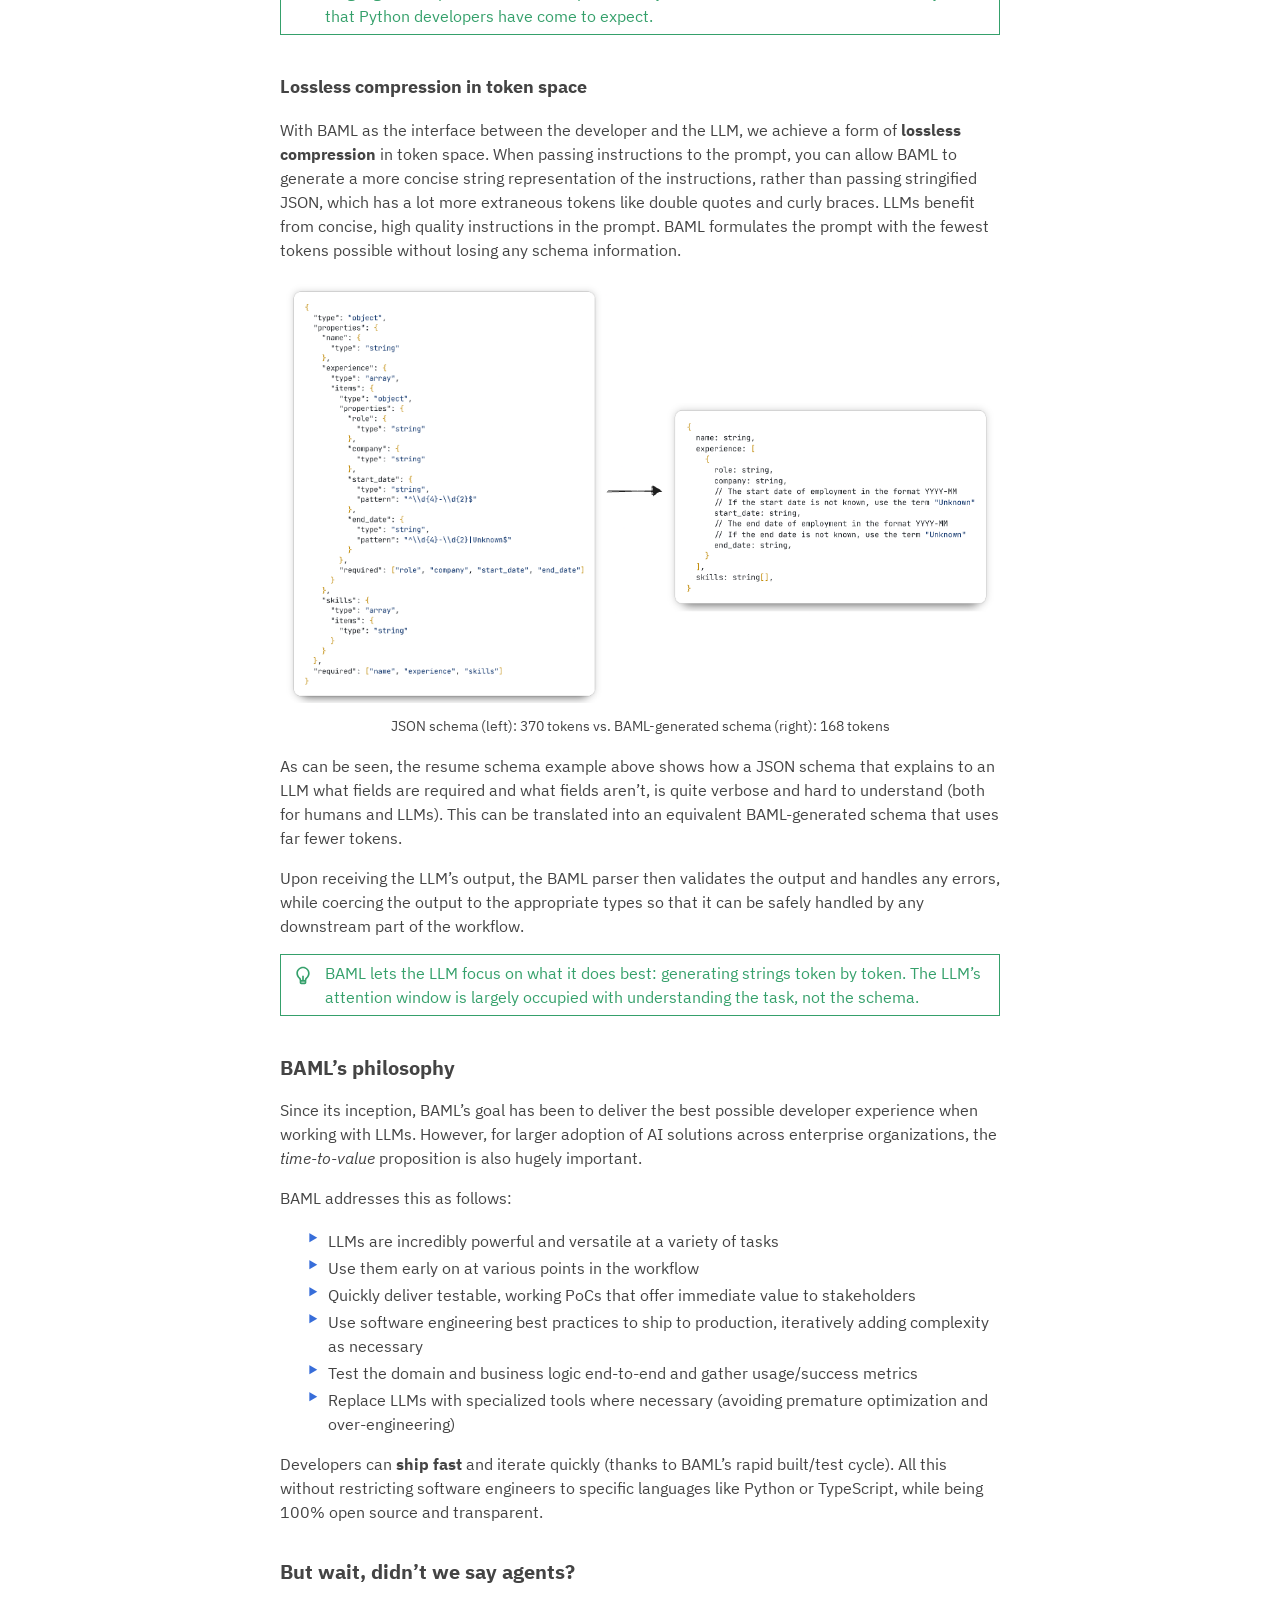
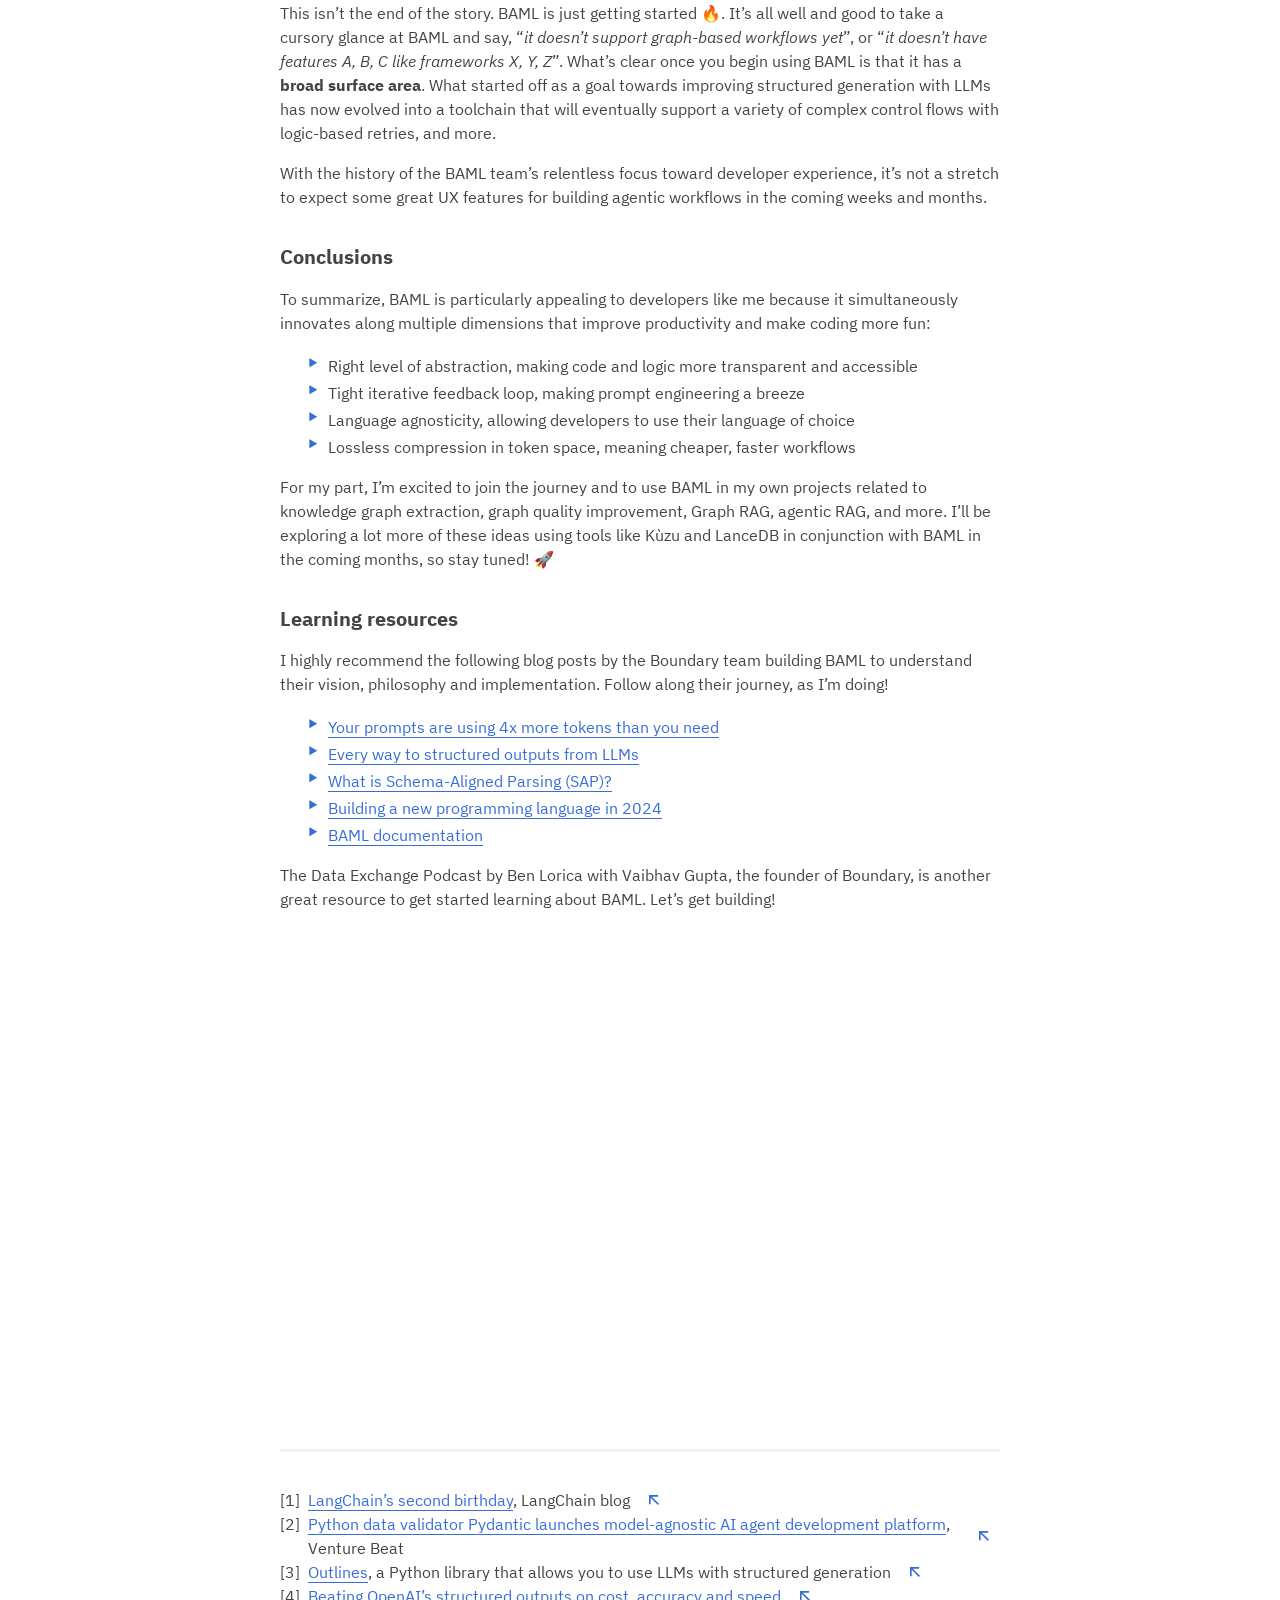
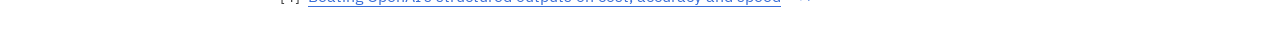
<file: posts/baml-and-future-agentic-workflows/index.html>
<!doctype html><html lang=en><head><meta charset=utf-8><meta content="width=device-width,initial-scale=1.0" name=viewport><meta content="light dark" name=color-scheme><title>Why I'm excited about BAML and the future of agentic workflows | The Data Quarry</title><meta content="Why I'm excited about BAML and the future of agentic workflows" property=og:title><meta content="Prashanth Rao" name=author><meta content=en_US property=og:locale><meta content="How BAML's innovations on structured generation with LLMs allows you to build more reliable agents, chatbots with RAG, and more." name=description><meta content="How BAML's innovations on structured generation with LLMs allows you to build more reliable agents, chatbots with RAG, and more." property=og:description><link href=https://thedataquarry.github.io/posts/baml-and-future-agentic-workflows/ rel=canonical><meta content=https://thedataquarry.github.io/posts/baml-and-future-agentic-workflows/ property=og:url><meta content="The Data Quarry" property=og:site_name><meta content=https://thedataquarry.github.io/img/dataquarry-banner.png property=og:image><meta content=article property=og:type><meta content=2025-01-29T00:00:00+00:00 property=article:published_time><meta " content=summary_large_image name=twitter:card><meta content=https://thedataquarry.github.io/img/dataquarry-banner.png property=twitter:image><meta content="Why I'm excited about BAML and the future of agentic workflows" property=twitter:title><meta content=@tech_optimist name=twitter:site><meta content="How BAML's innovations on structured generation with LLMs allows you to build more reliable agents, chatbots with RAG, and more." name=description><title>Why I'm excited about BAML and the future of agentic workflows</title><link href=/img/favicon-32x32.png rel=icon sizes=32x32 type=image/png><link href=/img/favicon-16x16.png rel=icon sizes=16x16 type=image/png><link href=/img/apple-touch-icon.png rel=apple-touch-icon sizes=180x180><style>body{--primary-color:#376dd9;--primary-pale-color:#698bcf1c;--inline-code-color:#444;--text-color:#444;--text-pale-color:#545967;--bg-color:#fff;--highlight-mark-color:#5f75b045;--callout-note-color:#3e70d6;--callout-important-color:#7a46cd;--callout-warning-color:#d3822b;--callout-alert-color:#d43f3f;--callout-question-color:#3089b5;--callout-tip-color:#35a06b;--main-font:"IBMPlexSans",ui-sans-serif,system-ui,-apple-system,BlinkMacSystemFont,"Segoe UI",Roboto,"Helvetica Neue",Arial,"Noto Sans",sans-serif,"Apple Color Emoji","Segoe UI Emoji","Segoe UI Symbol","Noto Color Emoji";--code-font:"IBMPlexMono",ui-monospace,SFMono-Regular,Menlo,Monaco,Consolas,"Liberation Mono","Courier New",monospace;--homepage-max-width:750px;--main-max-width:750px;--avatar-size:175px;--paragraph-font-size:16px;--paragraph-line-height:1.5em;--aside-font-size:16px;--img-border-radius:4px;--inline-code-border-radius:2px}body.dark{--primary-color:#689afd;--primary-pale-color:#93acdd1c;--inline-code-color:#d2d2d2;--text-color:#ddd;--text-pale-color:#a0a0a0;--bg-color:#202124;--highlight-mark-color:#5f75b045;--callout-note-color:#698bcf;--callout-important-color:#9374c5;--callout-warning-color:#c99054;--callout-alert-color:#d35757;--callout-question-color:#5091b2;--callout-tip-color:#3ea06f}</style><link href=/main.css rel=stylesheet><script async data-website-id=01228822-c189-4b8a-93ba-733d045bf346 src=https://analytics.eu.umami.is/script.js></script><body class=post><script>if(localStorage.getItem('theme')=='dark'){document.body.classList.add('dark');const a=document.querySelector('link#hl');if(a)a.href='/hl-dark.css'}</script><header class=blur><div id=header-wrapper><nav><a href=/>The Data Quarry</a><button aria-label="toggle expand" class=separator id=toggler>::</button><span class="wrap left fold">{</span><a href=/posts>blog</a><span class="wrap-separator fold">,</span><a class=fold href=/talks>talks</a><span class="wrap-separator fold">,</span><a class=fold href=/projects>projects</a><span class="wrap right fold">} ;</span></nav><div id=btns><a rel="noreferrer noopener" aria-label=GitHub href=https://github.com/prrao87 target=_blank> <svg viewbox="0 0 24 24" xmlns=http://www.w3.org/2000/svg><title>GitHub</title><path d="M12 .297c-6.63 0-12 5.373-12 12 0 5.303 3.438 9.8 8.205 11.385.6.113.82-.258.82-.577 0-.285-.01-1.04-.015-2.04-3.338.724-4.042-1.61-4.042-1.61C4.422 18.07 3.633 17.7 3.633 17.7c-1.087-.744.084-.729.084-.729 1.205.084 1.838 1.236 1.838 1.236 1.07 1.835 2.809 1.305 3.495.998.108-.776.417-1.305.76-1.605-2.665-.3-5.466-1.332-5.466-5.93 0-1.31.465-2.38 1.235-3.22-.135-.303-.54-1.523.105-3.176 0 0 1.005-.322 3.3 1.23.96-.267 1.98-.399 3-.405 1.02.006 2.04.138 3 .405 2.28-1.552 3.285-1.23 3.285-1.23.645 1.653.24 2.873.12 3.176.765.84 1.23 1.91 1.23 3.22 0 4.61-2.805 5.625-5.475 5.92.42.36.81 1.096.81 2.22 0 1.606-.015 2.896-.015 3.286 0 .315.21.69.825.57C20.565 22.092 24 17.592 24 12.297c0-6.627-5.373-12-12-12" fill=currentColor></path></svg> </a><a rel="noreferrer noopener" aria-label=Twitter href=https://twitter.com/tech_optimist target=_blank> <svg viewbox="0 0 24 24" xmlns=http://www.w3.org/2000/svg><title>Twitter</title><path d="M23.953 4.57a10 10 0 01-2.825.775 4.958 4.958 0 002.163-2.723c-.951.555-2.005.959-3.127 1.184a4.92 4.92 0 00-8.384 4.482C7.69 8.095 4.067 6.13 1.64 3.162a4.822 4.822 0 00-.666 2.475c0 1.71.87 3.213 2.188 4.096a4.904 4.904 0 01-2.228-.616v.06a4.923 4.923 0 003.946 4.827 4.996 4.996 0 01-2.212.085 4.936 4.936 0 004.604 3.417 9.867 9.867 0 01-6.102 2.105c-.39 0-.779-.023-1.17-.067a13.995 13.995 0 007.557 2.209c9.053 0 13.998-7.496 13.998-13.985 0-.21 0-.42-.015-.63A9.935 9.935 0 0024 4.59z" fill=currentColor></path></svg> </a><a rel="noreferrer noopener" aria-label=LinkedIn href=https://www.linkedin.com/in/prrao87 target=_blank> <svg viewbox="0 0 24 24" xmlns=http://www.w3.org/2000/svg><title>LinkedIn</title><path d="M20.447 20.452h-3.554v-5.569c0-1.328-.027-3.037-1.852-3.037-1.853 0-2.136 1.445-2.136 2.939v5.667H9.351V9h3.414v1.561h.046c.477-.9 1.637-1.85 3.37-1.85 3.601 0 4.267 2.37 4.267 5.455v6.286zM5.337 7.433c-1.144 0-2.063-.926-2.063-2.065 0-1.138.92-2.063 2.063-2.063 1.14 0 2.064.925 2.064 2.063 0 1.139-.925 2.065-2.064 2.065zm1.782 13.019H3.555V9h3.564v11.452zM22.225 0H1.771C.792 0 0 .774 0 1.729v20.542C0 23.227.792 24 1.771 24h20.451C23.2 24 24 23.227 24 22.271V1.729C24 .774 23.2 0 22.222 0h.003z" fill=currentColor></path></svg> </a><a aria-label="Buy me a coffee" rel="noreferrer noopener" href=https://www.buymeacoffee.com/prrao87 target=_blank> <svg viewbox="0 0 24 24" xmlns=http://www.w3.org/2000/svg><title>Buy Me A Coffee</title><path d="M20.216 6.415l-.132-.666c-.119-.598-.388-1.163-1.001-1.379-.197-.069-.42-.098-.57-.241-.152-.143-.196-.366-.231-.572-.065-.378-.125-.756-.192-1.133-.057-.325-.102-.69-.25-.987-.195-.4-.597-.634-.996-.788a5.723 5.723 0 00-.626-.194c-1-.263-2.05-.36-3.077-.416a25.834 25.834 0 00-3.7.062c-.915.083-1.88.184-2.75.5-.318.116-.646.256-.888.501-.297.302-.393.77-.177 1.146.154.267.415.456.692.58.36.162.737.284 1.123.366 1.075.238 2.189.331 3.287.37 1.218.05 2.437.01 3.65-.118.299-.033.598-.073.896-.119.352-.054.578-.513.474-.834-.124-.383-.457-.531-.834-.473-.466.074-.96.108-1.382.146-1.177.08-2.358.082-3.536.006a22.228 22.228 0 01-1.157-.107c-.086-.01-.18-.025-.258-.036-.243-.036-.484-.08-.724-.13-.111-.027-.111-.185 0-.212h.005c.277-.06.557-.108.838-.147h.002c.131-.009.263-.032.394-.048a25.076 25.076 0 013.426-.12c.674.019 1.347.067 2.017.144l.228.031c.267.04.533.088.798.145.392.085.895.113 1.07.542.055.137.08.288.111.431l.319 1.484a.237.237 0 01-.199.284h-.003c-.037.006-.075.01-.112.015a36.704 36.704 0 01-4.743.295 37.059 37.059 0 01-4.699-.304c-.14-.017-.293-.042-.417-.06-.326-.048-.649-.108-.973-.161-.393-.065-.768-.032-1.123.161-.29.16-.527.404-.675.701-.154.316-.199.66-.267 1-.069.34-.176.707-.135 1.056.087.753.613 1.365 1.37 1.502a39.69 39.69 0 0011.343.376.483.483 0 01.535.53l-.071.697-1.018 9.907c-.041.41-.047.832-.125 1.237-.122.637-.553 1.028-1.182 1.171-.577.131-1.165.2-1.756.205-.656.004-1.31-.025-1.966-.022-.699.004-1.556-.06-2.095-.58-.475-.458-.54-1.174-.605-1.793l-.731-7.013-.322-3.094c-.037-.351-.286-.695-.678-.678-.336.015-.718.3-.678.679l.228 2.185.949 9.112c.147 1.344 1.174 2.068 2.446 2.272.742.12 1.503.144 2.257.156.966.016 1.942.053 2.892-.122 1.408-.258 2.465-1.198 2.616-2.657.34-3.332.683-6.663 1.024-9.995l.215-2.087a.484.484 0 01.39-.426c.402-.078.787-.212 1.074-.518.455-.488.546-1.124.385-1.766zm-1.478.772c-.145.137-.363.201-.578.233-2.416.359-4.866.54-7.308.46-1.748-.06-3.477-.254-5.207-.498-.17-.024-.353-.055-.47-.18-.22-.236-.111-.71-.054-.995.052-.26.152-.609.463-.646.484-.057 1.046.148 1.526.22.577.088 1.156.159 1.737.212 2.48.226 5.002.19 7.472-.14.45-.06.899-.13 1.345-.21.399-.072.84-.206 1.08.206.166.281.188.657.162.974a.544.544 0 01-.169.364zm-6.159 3.9c-.862.37-1.84.788-3.109.788a5.884 5.884 0 01-1.569-.217l.877 9.004c.065.78.717 1.38 1.5 1.38 0 0 1.243.065 1.658.065.447 0 1.786-.065 1.786-.065.783 0 1.434-.6 1.499-1.38l.94-9.95a3.996 3.996 0 00-1.322-.238c-.826 0-1.491.284-2.26.613z" fill=currentColor></path></svg> </a><button aria-label="theme switch" data-moon-icon='<svg xmlns="http://www.w3.org/2000/svg" viewBox="0 0 24 24" width="24" height="24"><path d="M10 7C10 10.866 13.134 14 17 14C18.9584 14 20.729 13.1957 21.9995 11.8995C22 11.933 22 11.9665 22 12C22 17.5228 17.5228 22 12 22C6.47715 22 2 17.5228 2 12C2 6.47715 6.47715 2 12 2C12.0335 2 12.067 2 12.1005 2.00049C10.8043 3.27098 10 5.04157 10 7ZM4 12C4 16.4183 7.58172 20 12 20C15.0583 20 17.7158 18.2839 19.062 15.7621C18.3945 15.9187 17.7035 16 17 16C12.0294 16 8 11.9706 8 7C8 6.29648 8.08133 5.60547 8.2379 4.938C5.71611 6.28423 4 8.9417 4 12Z" fill="currentColor"></path></svg>' data-sun-icon='<svg xmlns="http://www.w3.org/2000/svg" viewBox="0 0 24 24" width="24" height="24"><path d="M12 18C8.68629 18 6 15.3137 6 12C6 8.68629 8.68629 6 12 6C15.3137 6 18 8.68629 18 12C18 15.3137 15.3137 18 12 18ZM12 16C14.2091 16 16 14.2091 16 12C16 9.79086 14.2091 8 12 8C9.79086 8 8 9.79086 8 12C8 14.2091 9.79086 16 12 16ZM11 1H13V4H11V1ZM11 20H13V23H11V20ZM3.51472 4.92893L4.92893 3.51472L7.05025 5.63604L5.63604 7.05025L3.51472 4.92893ZM16.9497 18.364L18.364 16.9497L20.4853 19.0711L19.0711 20.4853L16.9497 18.364ZM19.0711 3.51472L20.4853 4.92893L18.364 7.05025L16.9497 5.63604L19.0711 3.51472ZM5.63604 16.9497L7.05025 18.364L4.92893 20.4853L3.51472 19.0711L5.63604 16.9497ZM23 11V13H20V11H23ZM4 11V13H1V11H4Z" fill="currentColor"></path></svg>' id=theme-toggle><svg viewbox="0 0 24 24" height=24 width=24 xmlns=http://www.w3.org/2000/svg><path d="M10 7C10 10.866 13.134 14 17 14C18.9584 14 20.729 13.1957 21.9995 11.8995C22 11.933 22 11.9665 22 12C22 17.5228 17.5228 22 12 22C6.47715 22 2 17.5228 2 12C2 6.47715 6.47715 2 12 2C12.0335 2 12.067 2 12.1005 2.00049C10.8043 3.27098 10 5.04157 10 7ZM4 12C4 16.4183 7.58172 20 12 20C15.0583 20 17.7158 18.2839 19.062 15.7621C18.3945 15.9187 17.7035 16 17 16C12.0294 16 8 11.9706 8 7C8 6.29648 8.08133 5.60547 8.2379 4.938C5.71611 6.28423 4 8.9417 4 12Z" fill=currentColor></path></svg></button><button aria-label="table of content" id=toc-toggle><svg viewbox="0 0 24 24" height=24 width=24 xmlns=http://www.w3.org/2000/svg><path d="M3 4H21V6H3V4ZM3 11H15V13H3V11ZM3 18H21V20H3V18Z" fill=currentColor></path></svg></button></div></div></header><div id=wrapper><div id=blank></div><aside class=blur><nav><ul><li><a class=h2 href=#what-is-baml-and-why-should-we-care>What is BAML and why should we care?</a><li><a class=h2 href=#what-do-we-mean-by-agents>What do we mean by “agents”?</a><li><a class=h2 href=#limitations-of-structured-generation-with-llms>Limitations of structured generation with LLMs</a><li><a class=h2 href=#how-baml-works-under-the-hood>How BAML works under the hood</a><li><a class=h2 href=#strengths-of-baml>Strengths of BAML</a> <ul><li><a class=h3 href=#right-level-of-abstraction>Right level of abstraction</a><li><a class=h3 href=#tight-iterative-feedback-loop>Tight iterative feedback loop</a><li><a class=h3 href=#language-agnosticity>Language agnosticity</a><li><a class=h3 href=#lossless-compression-in-token-space>Lossless compression in token space</a></ul><li><a class=h2 href=#baml-s-philosophy>BAML’s philosophy</a><li><a class=h2 href=#but-wait-didn-t-we-say-agents>But wait, didn’t we say agents?</a><li><a class=h2 href=#conclusions>Conclusions</a><li><a class=h2 href=#learning-resources>Learning resources</a></ul></nav><button aria-label="back to top" id=back-to-top><svg viewbox="0 0 24 24" height=24 width=24 xmlns=http://www.w3.org/2000/svg><path d="M11.9997 10.8284L7.04996 15.7782L5.63574 14.364L11.9997 8L18.3637 14.364L16.9495 15.7782L11.9997 10.8284Z" fill=currentColor></path></svg></button></aside><main><div><div data-check-icon='<svg xmlns="http://www.w3.org/2000/svg" viewBox="0 0 24 24" width="24" height="24"><path d="M10.0007 15.1709L19.1931 5.97852L20.6073 7.39273L10.0007 17.9993L3.63672 11.6354L5.05093 10.2212L10.0007 15.1709Z" fill="currentColor"></path></svg>' data-copy-icon='<svg xmlns="http://www.w3.org/2000/svg" viewBox="0 0 24 24" width="24" height="24"><path d="M6.9998 6V3C6.9998 2.44772 7.44752 2 7.9998 2H19.9998C20.5521 2 20.9998 2.44772 20.9998 3V17C20.9998 17.5523 20.5521 18 19.9998 18H16.9998V20.9991C16.9998 21.5519 16.5499 22 15.993 22H4.00666C3.45059 22 3 21.5554 3 20.9991L3.0026 7.00087C3.0027 6.44811 3.45264 6 4.00942 6H6.9998ZM5.00242 8L5.00019 20H14.9998V8H5.00242ZM8.9998 6H16.9998V16H18.9998V4H8.9998V6Z" fill="currentColor"></path></svg>' id=copy-cfg style=display:none></div><article data-backlink-icon='<svg xmlns="http://www.w3.org/2000/svg" viewBox="0 0 24 24" width="20" height="20"><path d="M9.41421 8L18.0208 16.6066L16.6066 18.0208L8 9.41421V17H6V6H17V8H9.41421Z" fill="currentColor"></path></svg>' class=prose><h1>Why I'm excited about BAML and the future of agentic workflows</h1><div id=post-info><div id=date><span id=publish>2025-01-29</span></div><div id=tags><a href=https://thedataquarry.github.io/tags/baml><span>#</span>baml</a><a href=https://thedataquarry.github.io/tags/agentic><span>#</span>agentic</a><a href=https://thedataquarry.github.io/tags/workflow><span>#</span>workflow</a><a href=https://thedataquarry.github.io/tags/orchestration><span>#</span>orchestration</a><a href=https://thedataquarry.github.io/tags/rust><span>#</span>rust</a></div></div><h2 id=what-is-baml-and-why-should-we-care>What is BAML and why should we care?<a aria-label="Anchor link for: what-is-baml-and-why-should-we-care" class=zola-anchor href=#what-is-baml-and-why-should-we-care>#</a></h2><p>It’s a new year, and judging by the frenzy of new AI frameworks over the last several months, I think it’s fair to state that 2025 is going to largely be about agents and AI workflow orchestration. In 2024, some well-known companies pivoted<sup class=footnote-reference><a href=#1>1</a></sup>,<sup class=footnote-reference><a href=#2>2</a></sup> toward enabling better agentic workflows and observability and monitoring. Having dabbled in a variety of existing frameworks over the last several months, I always felt something was lacking. Either some functionality was missing, code felt too verbose or was too highly abstracted, or the API was too rigid. It always felt like wearing a straitjacket when trying to build even the most simple orchestrations and workflows.<p>For me, all this changed when I recently discovered <a rel="nofollow noreferrer" href=https://docs.boundaryml.com/home>BAML</a>:<blockquote><p>BAML is a domain-specific language (DSL) to generate structured outputs from LLMs — with the best developer experience. With BAML you can build reliable Agents, Chatbots with RAG, extract data from PDFs, and more.</blockquote><p>The part that says “best developer experience” is particularly important from my perspective, and is why I believe BAML is going to rapidly gain in popularity in 2025. Although there have been new agentic and AI workflow orchestration frameworks coming out seemingly every month lately – I think that BAML stands out from the rest of the pack. While these may seem like tall and potentially premature claims, I hope that this post (at the very least) inspires some curiosity in you to begin building with it.<h2 id=what-do-we-mean-by-agents>What do we mean by “agents”?<a aria-label="Anchor link for: what-do-we-mean-by-agents" class=zola-anchor href=#what-do-we-mean-by-agents>#</a></h2><p>Before getting into BAML and its role in the agentic and AI workflow orchestration ecosystem, it’s worth describing what we mean when we use the terms “agent” or “agentic workflows”. I like the definition given by Hugging Face <a rel="nofollow noreferrer" href=https://huggingface.co/blog/smolagents#%F0%9F%A4%94-what-are-agents>in their blog</a>:<blockquote><p>AI Agents are programs where LLM outputs control the workflow.</blockquote><p>Whether or not you agree with the definition above, there’s no doubt that the term “agent” is commonly used synonymously with parts of the system that use LLMs to dictate the next action. The level of autonomy and the complexity of steps may vary in your case, but the core idea is that agentic workflows of today use LLMs at various stages for decision making and control flow.<p>The biggest problem that developers face when building LLM-based or agentic workflows is a lack of determinism in the outcome. Things can fail quite spectacularly in production, in large part because these workflows can break in many ways, and a lot of the time, issues tend to surface only once the system is already in production. BAML aims to address this by using a powerful, concise type system. More on this below.<h2 id=limitations-of-structured-generation-with-llms>Limitations of structured generation with LLMs<a aria-label="Anchor link for: limitations-of-structured-generation-with-llms" class=zola-anchor href=#limitations-of-structured-generation-with-llms>#</a></h2><p>JSON is an amazing format for passing data around via REST APIs. LLMs that are required to produce JSON need special treatment<sup class=footnote-reference><a href=#3>3</a></sup> to control their token generation in a way that ensures the JSON is valid. Also, not all LLMs support structured output generation. Because LLMs output text a token at a time and most of them do not deterministically output valid JSON or other stuctured formats, most frameworks approach this by explicitly reprompting the LLM to redo the task if it fails. Every now and then, the LLM might miss double quotes in the key/value of the JSON entry, resulting in the entire JSON failing to parse.<figure><img alt="LLMs are great at outputing strings, not JSON (unless you control generation)" loading=lazy src=baml-1.png><figcaption>LLMs are great at outputing strings, not JSON (unless you control generation)</figcaption></figure><h2 id=how-baml-works-under-the-hood>How BAML works under the hood<a aria-label="Anchor link for: how-baml-works-under-the-hood" class=zola-anchor href=#how-baml-works-under-the-hood>#</a></h2><p>The BAML toolchain is designed to address the problem of consistent and reliable structured generation with LLMs. It improves reliability in your AI workflows, while also being faster <em>and</em> cheaper.<p>Upstream, BAML massively improves the prompt engineering experience by providing a type-safe domain-specific language (DSL), and generates compact prompts that are easy to write, read and test.<p>Downstream, the BAML parser obtains the LLM’s output and applies <em>post facto</em> fixes and validation to the output. Instead of relying on costly methods like re-prompting the LLM to fix minor issues in the outputs (which takes seconds), the BAML engine corrects the output in milliseconds, thus saving money on API calls while also allowing you to use smaller, cheaper models that can achieve largely the same outcome as bigger, more expensive models<sup class=footnote-reference><a href=#4>4</a></sup>.<figure><img alt="BAML's upstream and downstream prompting and parsing workflow" loading=lazy src=baml-5.png><figcaption>BAML's upstream and downstream prompting and parsing workflow</figcaption></figure><p>The BAML parser uses a technique called <a rel="nofollow noreferrer" href=https://www.boundaryml.com/blog/schema-aligned-parsing#sap>Schema-Aligned Parsing</a> (SAP) to fix the LLM’s output via a rule-based engine, applying error correction techniques to get the output to conform to the known schema. Because the parser is written in Rust 🦀, it’s able to apply the fixes in &LT10 ms, which is orders of magnitude faster (and cheaper) than re-prompting the LLM to fix its mistakes. It’s an <em>engineering solution</em> to a problem that shouldn’t require the sophistication of a full-fledged LLM. Even if LLMs improve remarkably over the coming years, which they likely will, token generation per a strict format would still be more expensive than a rule-based parser, which is <strong>free</strong>.<h2 id=strengths-of-baml>Strengths of BAML<a aria-label="Anchor link for: strengths-of-baml" class=zola-anchor href=#strengths-of-baml>#</a></h2><p>From my perspective as someone who cares deeply about developer experience, BAML achieves a stellar design. This is due to a combination of the features described below.<h3 id=right-level-of-abstraction>Right level of abstraction<a aria-label="Anchor link for: right-level-of-abstraction" class=zola-anchor href=#right-level-of-abstraction>#</a></h3><p>All logic and prompts are transparent and customizable at <strong>just one directory deep</strong> and not hidden away from the developer in obscure files somewhere inside the code base. Prompts that are modified by an internal function but are not transparent to the developer are just bugs waiting to happen!<p>Here’s how it would look once you initialize a new BAML project:<pre style=background:#2e3440;color:#d8dee9><code><span>./my_project/
</span><span>├── baml_src/
</span><span>    ├── clients.baml
</span><span>    ├── generators.baml
</span><span>    └── models.baml
</span><span>├── baml_client/
</span><span>    ├── ...
</span><span>    ├── ...
</span><span>    └── ...
</span></code></pre><p>The file <code>clients.baml</code> contains the settings and the fallback logic for the LLMs used in the project. <code>generators.baml</code> contains the information on the codegen component in your client language of choice (e.g. Python, TypeScript, etc.). And finally, <code>models.baml</code> and any other files like it contain the data models, tools, prompts and tests used in the project. A typical project might have many components that power different parts of the workflow, so any number of additional <code>.baml</code> files can be added to the <code>baml_src/</code> directory to separate things out cleanly.<figure><img alt="The structure of a BAML project" loading=lazy src=baml-2.png><figcaption>The structure of a BAML project</figcaption></figure><p>The <code>baml_client/</code> directory contains the generated code in the application language of choice for the project. This is the library code that you can use in your application (that leverages BAML under the hood to power the workflow). Keeping the relevant files cleanly separated with full transparency and a high degree of customizability is why I think BAML hits upon the perfect level of abstraction.<h3 id=tight-iterative-feedback-loop>Tight iterative feedback loop<a aria-label="Anchor link for: tight-iterative-feedback-loop" class=zola-anchor href=#tight-iterative-feedback-loop>#</a></h3><p>Prompts in BAML are immediately testable, as is common in software engineering workflows, with the LLM’s inputs and outputs being very easy to review by a human over a range of test cases. This makes prompt engineering a breeze!<figure><img alt="The model and functions in BAML (left) and the actual prompt sent to the LLM (right)" loading=lazy src=baml-3.png><figcaption>The model and functions in BAML (left) and the actual prompt sent to the LLM (right)</figcaption></figure><p>The example above shows how to use BAML’s expressive type system to extract structured data from a resume. Models are defined using the <code>class</code> keyword. The <code>Experience</code> class contains the person’s role, company, start dates and end dates of employment. <code>Resume</code> consists of a person’s name, a list of their experiences (which are each instances of the <code>Experience</code> class) and a list of skills. Note how the schema in the prompt that BAML sends to the LLM isn’t stringified JSON, but rather a more concise version without double quotes. The comment lines beginning with <code>//</code> were provided by the <code>description</code> annotation when specifying the model in BAML. This helps the LLM better understand the task. Template strings that use the Jinja templating language provide a way to insert variables and expressions into the prompt.<p>The moment the developer writes a BAML function and defines the prompt, the resulting prompt generated by BAML <em>is immediately visible and testable in the editor</em>.<p>Here’s an example test function in BAML for my resume – it’s super easy to read, write and run the test.<pre class=language-rs data-lang=rs style=background:#2e3440;color:#d8dee9><code class=language-rs data-lang=rs><span>test my_resume {
</span><span>  functions [ExtractResume]
</span><span>  args {
</span><span>    resume </span><span style=color:#81a1c1>#</span><span style=color:#a3be8c>"
</span><span style=color:#a3be8c>      Prashanth Rao
</span><span style=color:#a3be8c>
</span><span style=color:#a3be8c>      Experience:
</span><span style=color:#a3be8c>      - AI Engineer at Kùzu Inc. (2024 Jan - Present)
</span><span style=color:#a3be8c>      - AI and Data Engineer at RBC (2022 May - 2023 Dec)
</span><span style=color:#a3be8c>
</span><span style=color:#a3be8c>      Skills:
</span><span style=color:#a3be8c>      - Python
</span><span style=color:#a3be8c>      - Rust
</span><span style=color:#a3be8c>    "</span><span style=color:#81a1c1>#
</span><span>  }
</span><span>}
</span></code></pre><p>And here is the result obtained via a call to <code>gpt-4o-mini</code>, which is perfectly valid JSON, with dates in the desired format as requested in the prompt. All of this was done before a line of application code was written (right in the editor)!<pre class=language-json data-lang=json style=background:#2e3440;color:#d8dee9><code class=language-json data-lang=json><span>{
</span><span>  </span><span style=color:#a3be8c>"name"</span><span style=color:#eceff4>: </span><span style=color:#a3be8c>"Prashanth Rao"</span><span style=color:#eceff4>,
</span><span>  </span><span style=color:#a3be8c>"experience"</span><span style=color:#eceff4>: </span><span>[
</span><span>    {
</span><span>      </span><span style=color:#a3be8c>"role"</span><span style=color:#eceff4>: </span><span style=color:#a3be8c>"AI Engineer"</span><span style=color:#eceff4>,
</span><span>      </span><span style=color:#a3be8c>"company"</span><span style=color:#eceff4>: </span><span style=color:#a3be8c>"Kùzu Inc."</span><span style=color:#eceff4>,
</span><span>      </span><span style=color:#a3be8c>"start_date"</span><span style=color:#eceff4>: </span><span style=color:#a3be8c>"2024-01"</span><span style=color:#eceff4>,
</span><span>      </span><span style=color:#a3be8c>"end_date"</span><span style=color:#eceff4>: </span><span style=color:#a3be8c>"Unknown"
</span><span>    }</span><span style=color:#eceff4>,
</span><span>    {
</span><span>      </span><span style=color:#a3be8c>"role"</span><span style=color:#eceff4>: </span><span style=color:#a3be8c>"AI and Data Engineer"</span><span style=color:#eceff4>,
</span><span>      </span><span style=color:#a3be8c>"company"</span><span style=color:#eceff4>: </span><span style=color:#a3be8c>"RBC"</span><span style=color:#eceff4>,
</span><span>      </span><span style=color:#a3be8c>"start_date"</span><span style=color:#eceff4>: </span><span style=color:#a3be8c>"2022-05"</span><span style=color:#eceff4>,
</span><span>      </span><span style=color:#a3be8c>"end_date"</span><span style=color:#eceff4>: </span><span style=color:#a3be8c>"2023-12"
</span><span>    }
</span><span>  ]</span><span style=color:#eceff4>,
</span><span>  </span><span style=color:#a3be8c>"skills"</span><span style=color:#eceff4>: </span><span>[
</span><span>    </span><span style=color:#a3be8c>"Python"</span><span style=color:#eceff4>,
</span><span>    </span><span style=color:#a3be8c>"Rust"
</span><span>  ]
</span><span>}
</span></code></pre><p>Prompt transparency, immediate visual feedback and testability are all key features that make BAML a joy to work with.<blockquote class="callout tip"><div class=icon><svg viewbox="0 0 24 24" height=20 width=20 xmlns=http://www.w3.org/2000/svg><path d="M9.97308 18H11V13H13V18H14.0269C14.1589 16.7984 14.7721 15.8065 15.7676 14.7226C15.8797 14.6006 16.5988 13.8564 16.6841 13.7501C17.5318 12.6931 18 11.385 18 10C18 6.68629 15.3137 4 12 4C8.68629 4 6 6.68629 6 10C6 11.3843 6.46774 12.6917 7.31462 13.7484C7.40004 13.855 8.12081 14.6012 8.23154 14.7218C9.22766 15.8064 9.84103 16.7984 9.97308 18ZM10 20V21H14V20H10ZM5.75395 14.9992C4.65645 13.6297 4 11.8915 4 10C4 5.58172 7.58172 2 12 2C16.4183 2 20 5.58172 20 10C20 11.8925 19.3428 13.6315 18.2443 15.0014C17.624 15.7748 16 17 16 18.5V21C16 22.1046 15.1046 23 14 23H10C8.89543 23 8 22.1046 8 21V18.5C8 17 6.37458 15.7736 5.75395 14.9992Z" fill=currentColor></path></svg></div><div class=content><p>BAML brings a level of rigour normally seen in software engineering workflows to LLM orchestration and agentic workflows.</div></blockquote><h3 id=language-agnosticity>Language agnosticity<a aria-label="Anchor link for: language-agnosticity" class=zola-anchor href=#language-agnosticity>#</a></h3><p>BAML supports codegen for generating library code in several languages. As of writing this post, Python, TypeScript, and Ruby are supported but support for Go, Rust, PHP and many other languages is coming soon. The benefit of using a DSL to set the LLM-related logic is that it can be statically defined upfront while allowing developers in various parts of the organization (who may be using different languages) to know to look in just one place, <code>baml_src</code>, implement the library code in their language of choice, and then use the generated code in <code>baml_client</code> to power their application.<blockquote class="callout tip"><div class=icon><svg viewbox="0 0 24 24" height=20 width=20 xmlns=http://www.w3.org/2000/svg><path d="M9.97308 18H11V13H13V18H14.0269C14.1589 16.7984 14.7721 15.8065 15.7676 14.7226C15.8797 14.6006 16.5988 13.8564 16.6841 13.7501C17.5318 12.6931 18 11.385 18 10C18 6.68629 15.3137 4 12 4C8.68629 4 6 6.68629 6 10C6 11.3843 6.46774 12.6917 7.31462 13.7484C7.40004 13.855 8.12081 14.6012 8.23154 14.7218C9.22766 15.8064 9.84103 16.7984 9.97308 18ZM10 20V21H14V20H10ZM5.75395 14.9992C4.65645 13.6297 4 11.8915 4 10C4 5.58172 7.58172 2 12 2C16.4183 2 20 5.58172 20 10C20 11.8925 19.3428 13.6315 18.2443 15.0014C17.624 15.7748 16 17 16 18.5V21C16 22.1046 15.1046 23 14 23H10C8.89543 23 8 22.1046 8 21V18.5C8 17 6.37458 15.7736 5.75395 14.9992Z" fill=currentColor></path></svg></div><div class=content><p>Due to its design, BAML potentially allows a much larger pool of developers using different languages to experience the same productivity and feature richness in the LLM ecosystem that Python developers have come to expect.</div></blockquote><h3 id=lossless-compression-in-token-space>Lossless compression in token space<a aria-label="Anchor link for: lossless-compression-in-token-space" class=zola-anchor href=#lossless-compression-in-token-space>#</a></h3><p>With BAML as the interface between the developer and the LLM, we achieve a form of <strong>lossless compression</strong> in token space. When passing instructions to the prompt, you can allow BAML to generate a more concise string representation of the instructions, rather than passing stringified JSON, which has a lot more extraneous tokens like double quotes and curly braces. LLMs benefit from concise, high quality instructions in the prompt. BAML formulates the prompt with the fewest tokens possible without losing any schema information.<figure><img alt="JSON schema (left): 370 tokens vs. BAML-generated schema (right): 168 tokens" loading=lazy src=baml-4.png><figcaption>JSON schema (left): 370 tokens vs. BAML-generated schema (right): 168 tokens</figcaption></figure><p>As can be seen, the resume schema example above shows how a JSON schema that explains to an LLM what fields are required and what fields aren’t, is quite verbose and hard to understand (both for humans and LLMs). This can be translated into an equivalent BAML-generated schema that uses far fewer tokens.<p>Upon receiving the LLM’s output, the BAML parser then validates the output and handles any errors, while coercing the output to the appropriate types so that it can be safely handled by any downstream part of the workflow.<blockquote class="callout tip"><div class=icon><svg viewbox="0 0 24 24" height=20 width=20 xmlns=http://www.w3.org/2000/svg><path d="M9.97308 18H11V13H13V18H14.0269C14.1589 16.7984 14.7721 15.8065 15.7676 14.7226C15.8797 14.6006 16.5988 13.8564 16.6841 13.7501C17.5318 12.6931 18 11.385 18 10C18 6.68629 15.3137 4 12 4C8.68629 4 6 6.68629 6 10C6 11.3843 6.46774 12.6917 7.31462 13.7484C7.40004 13.855 8.12081 14.6012 8.23154 14.7218C9.22766 15.8064 9.84103 16.7984 9.97308 18ZM10 20V21H14V20H10ZM5.75395 14.9992C4.65645 13.6297 4 11.8915 4 10C4 5.58172 7.58172 2 12 2C16.4183 2 20 5.58172 20 10C20 11.8925 19.3428 13.6315 18.2443 15.0014C17.624 15.7748 16 17 16 18.5V21C16 22.1046 15.1046 23 14 23H10C8.89543 23 8 22.1046 8 21V18.5C8 17 6.37458 15.7736 5.75395 14.9992Z" fill=currentColor></path></svg></div><div class=content><p>BAML lets the LLM focus on what it does best: generating strings token by token. The LLM’s attention window is largely occupied with understanding the task, not the schema.</div></blockquote><h2 id=baml-s-philosophy>BAML’s philosophy<a aria-label="Anchor link for: baml-s-philosophy" class=zola-anchor href=#baml-s-philosophy>#</a></h2><p>Since its inception, BAML’s goal has been to deliver the best possible developer experience when working with LLMs. However, for larger adoption of AI solutions across enterprise organizations, the <em>time-to-value</em> proposition is also hugely important.<p>BAML addresses this as follows:<ul><li>LLMs are incredibly powerful and versatile at a variety of tasks<li>Use them early on at various points in the workflow<li>Quickly deliver testable, working PoCs that offer immediate value to stakeholders<li>Use software engineering best practices to ship to production, iteratively adding complexity as necessary<li>Test the domain and business logic end-to-end and gather usage/success metrics<li>Replace LLMs with specialized tools where necessary (avoiding premature optimization and over-engineering)</ul><p>Developers can <strong>ship fast</strong> and iterate quickly (thanks to BAML’s rapid built/test cycle). All this without restricting software engineers to specific languages like Python or TypeScript, while being 100% open source and transparent.<h2 id=but-wait-didn-t-we-say-agents>But wait, didn’t we say agents?<a aria-label="Anchor link for: but-wait-didn-t-we-say-agents" class=zola-anchor href=#but-wait-didn-t-we-say-agents>#</a></h2><p>This isn’t the end of the story. BAML is just getting started 🔥. It’s all well and good to take a cursory glance at BAML and say, “<em>it doesn’t support graph-based workflows yet</em>”, or “<em>it doesn’t have features A, B, C like frameworks X, Y, Z</em>”. What’s clear once you begin using BAML is that it has a <strong>broad surface area</strong>. What started off as a goal towards improving structured generation with LLMs has now evolved into a toolchain that will eventually support a variety of complex control flows with logic-based retries, and more.<p>With the history of the BAML team’s relentless focus toward developer experience, it’s not a stretch to expect some great UX features for building agentic workflows in the coming weeks and months.<h2 id=conclusions>Conclusions<a aria-label="Anchor link for: conclusions" class=zola-anchor href=#conclusions>#</a></h2><p>To summarize, BAML is particularly appealing to developers like me because it simultaneously innovates along multiple dimensions that improve productivity and make coding more fun:<ul><li>Right level of abstraction, making code and logic more transparent and accessible<li>Tight iterative feedback loop, making prompt engineering a breeze<li>Language agnosticity, allowing developers to use their language of choice<li>Lossless compression in token space, meaning cheaper, faster workflows</ul><p>For my part, I’m excited to join the journey and to use BAML in my own projects related to knowledge graph extraction, graph quality improvement, Graph RAG, agentic RAG, and more. I’ll be exploring a lot more of these ideas using tools like Kùzu and LanceDB in conjunction with BAML in the coming months, so stay tuned! 🚀<h2 id=learning-resources>Learning resources<a aria-label="Anchor link for: learning-resources" class=zola-anchor href=#learning-resources>#</a></h2><p>I highly recommend the following blog posts by the Boundary team building BAML to understand their vision, philosophy and implementation. Follow along their journey, as I’m doing!<ul><li><a rel="nofollow noreferrer" href=https://www.boundaryml.com/blog/type-definition-prompting-baml>Your prompts are using 4x more tokens than you need</a><li><a rel="nofollow noreferrer" href=https://www.boundaryml.com/blog/structured-output-from-llms>Every way to structured outputs from LLMs</a><li><a rel="nofollow noreferrer" href=https://www.boundaryml.com/blog/schema-aligned-parsing#sap>What is Schema-Aligned Parsing (SAP)?</a><li><a rel="nofollow noreferrer" href=https://www.boundaryml.com/blog/building-a-new-programming-language>Building a new programming language in 2024</a><li><a rel="nofollow noreferrer" href=https://docs.boundaryml.com/home/welcome>BAML documentation</a></ul><p>The Data Exchange Podcast by Ben Lorica with Vaibhav Gupta, the founder of Boundary, is another great resource to get started learning about BAML. Let’s get building!<div class=youtube><iframe allowfullscreen mozallowfullscreen src=https://www.youtube.com/embed/VBNNm4NyaPw webkitallowfullscreen></iframe></div><hr><div class=footnote-definition id=1><sup class=footnote-definition-label>1</sup><p><a rel="nofollow noreferrer" href=https://blog.langchain.dev/langchain-second-birthday/>LangChain’s second birthday</a>, LangChain blog</div><div class=footnote-definition id=2><sup class=footnote-definition-label>2</sup><p><a rel="nofollow noreferrer" href=https://venturebeat.com/programming-development/python-data-validator-pydantic-launches-model-agnostic-ai-agent-development-platform/>Python data validator Pydantic launches model-agnostic AI agent development platform</a>, Venture Beat</div><div class=footnote-definition id=3><sup class=footnote-definition-label>3</sup><p><a rel="nofollow noreferrer" href=https://dottxt-ai.github.io/outlines/latest/welcome/>Outlines</a>, a Python library that allows you to use LLMs with structured generation</div><div class=footnote-definition id=4><sup class=footnote-definition-label>4</sup><p><a rel="nofollow noreferrer" href=https://www.boundaryml.com/blog/sota-function-calling>Beating OpenAI’s structured outputs on cost, accuracy and speed</a></div></article><div class=giscus></div><script async crossorigin data-category=General data-category-id=DIC_kwDOKyWhTs4CbUSt data-emit-metadata=0 data-input-position=bottom data-lang=en data-loading=lazy data-mapping=pathname data-reactions-enabled=1 data-repo=thedataquarry/thedataquarry.github.io data-repo-id=R_kgDOKyWhTg data-strict=0 data-theme=preferred_color_scheme src=https://giscus.app/client.js></script></div><footer><div class=copyright><p>© 2024 Prashanth Rao</div><div class=credits>Powered by <a rel="noreferrer noopener" href=https://www.getzola.org target=_blank>zola</a> and <a rel="noreferrer noopener" href=https://github.com/isunjn/serene target=_blank>serene</a></div></footer></main></div><script src=/js/lightense.min.js></script><script src=/js/main.js></script>
</file>
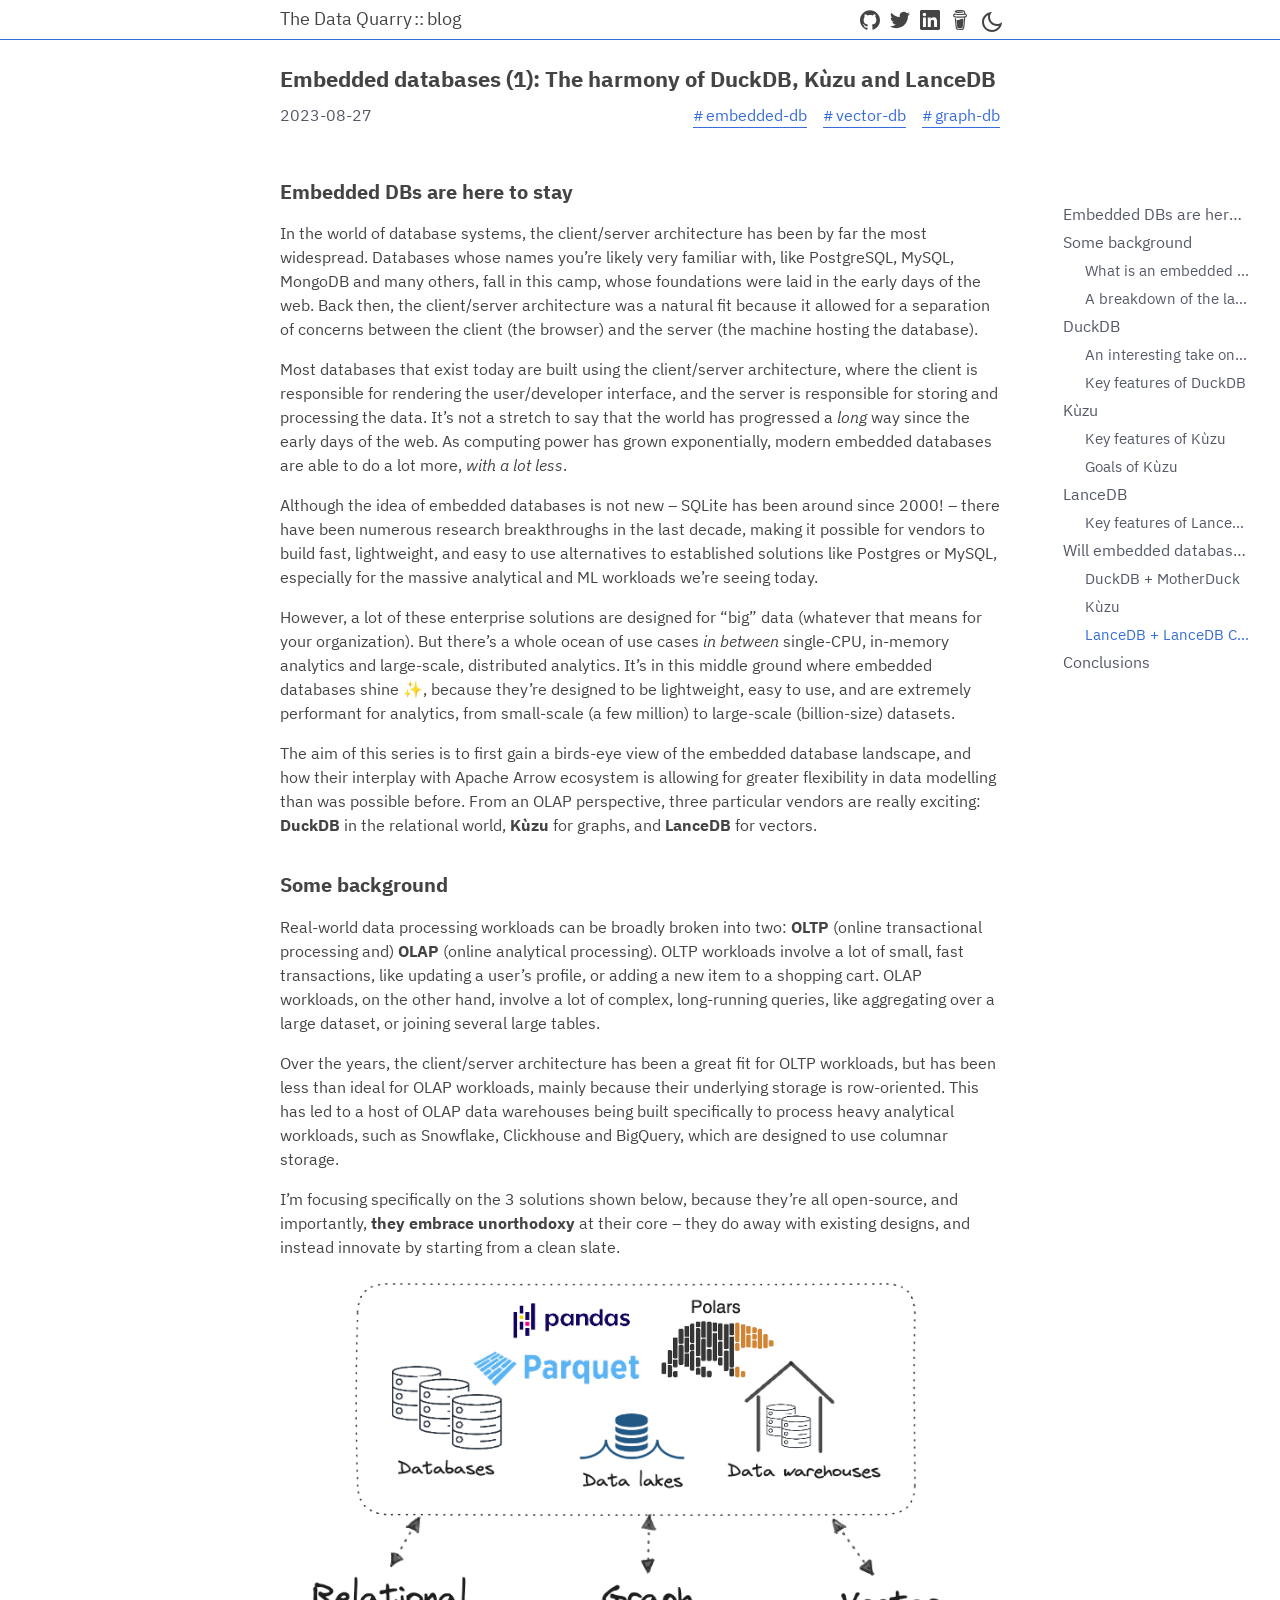
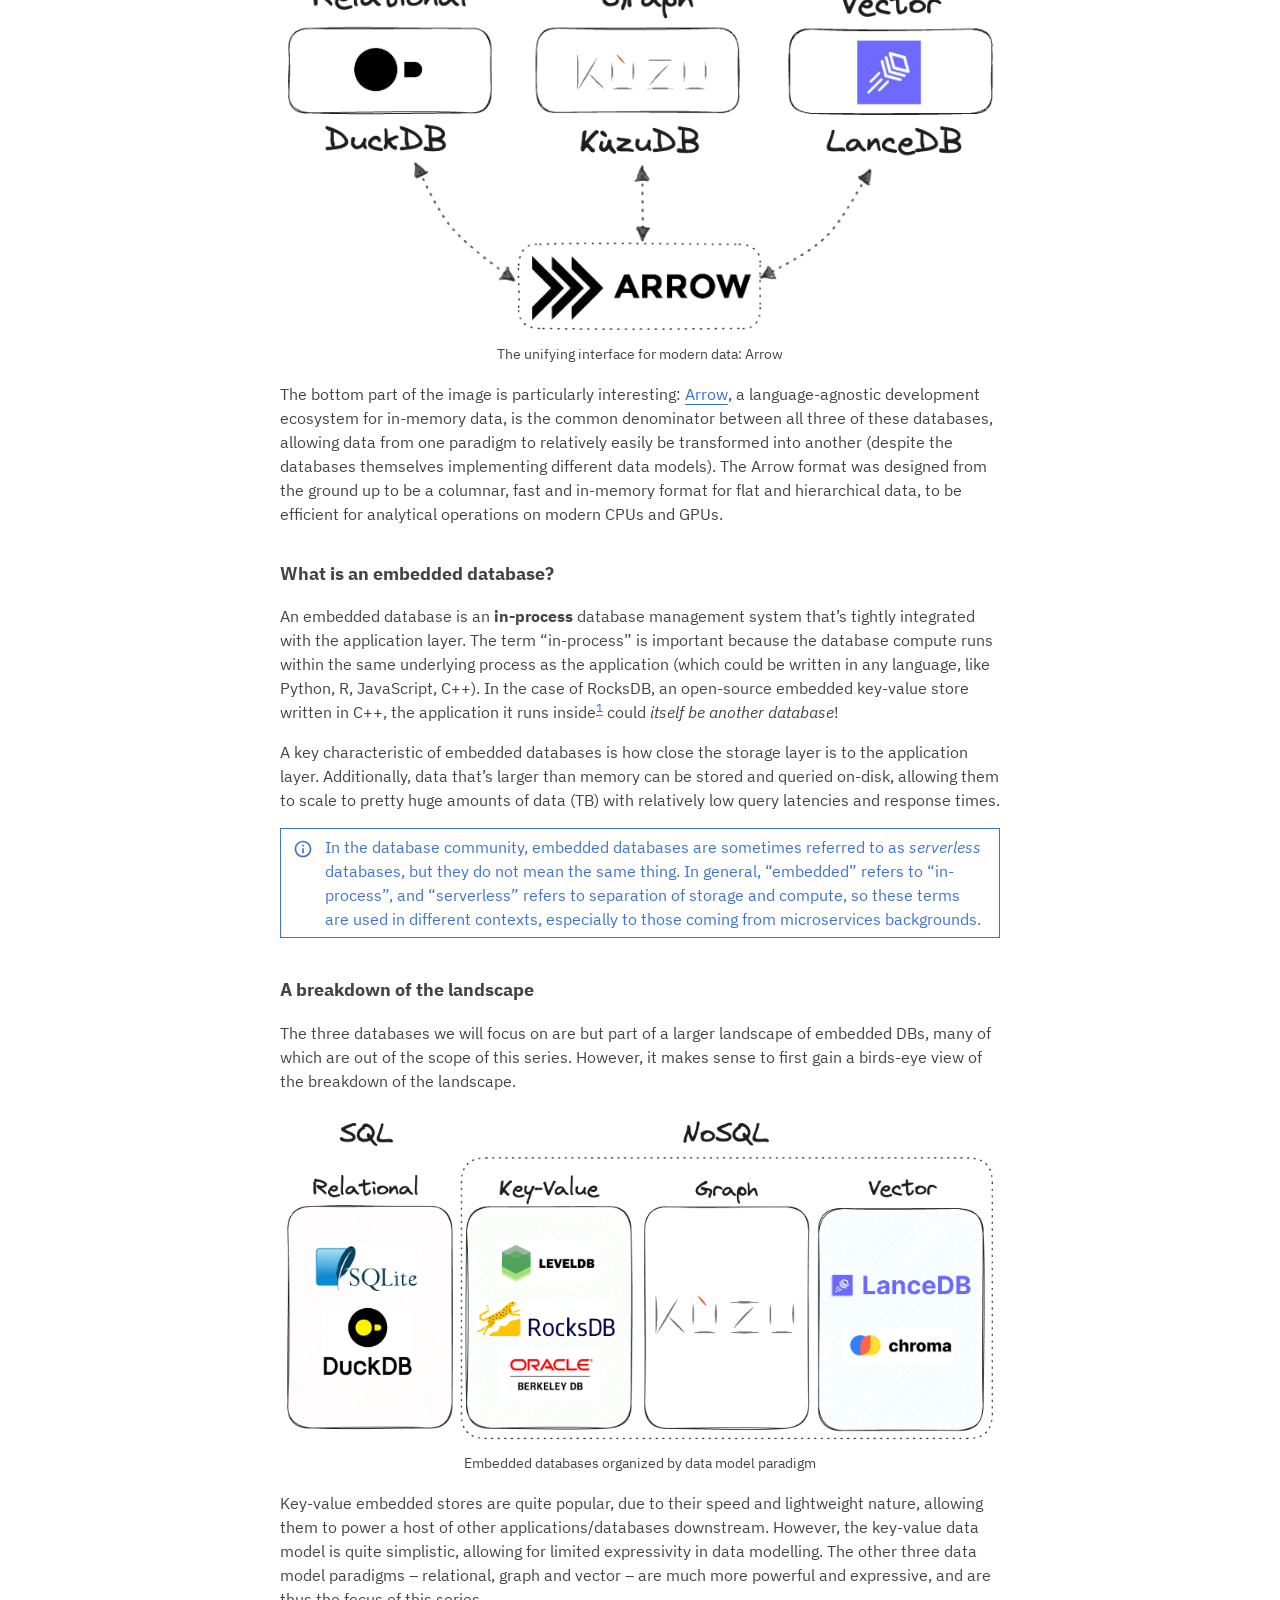
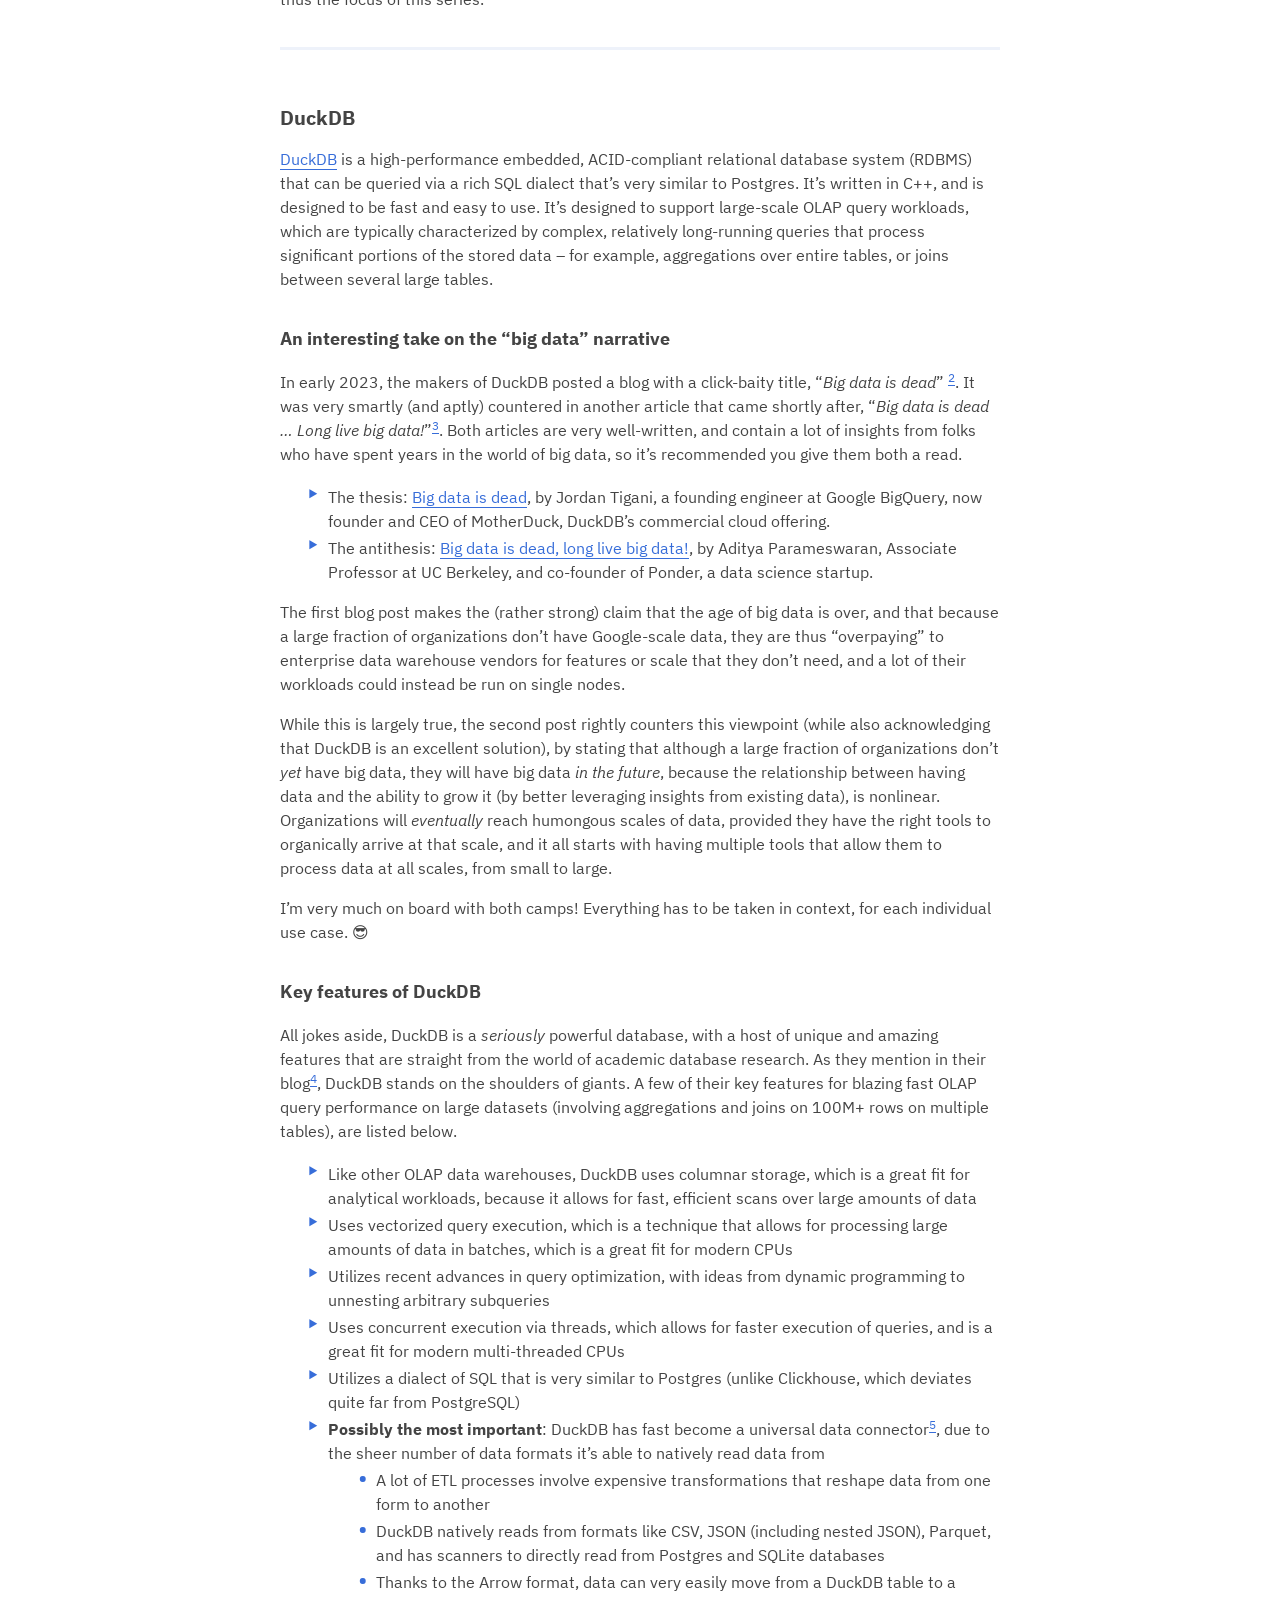
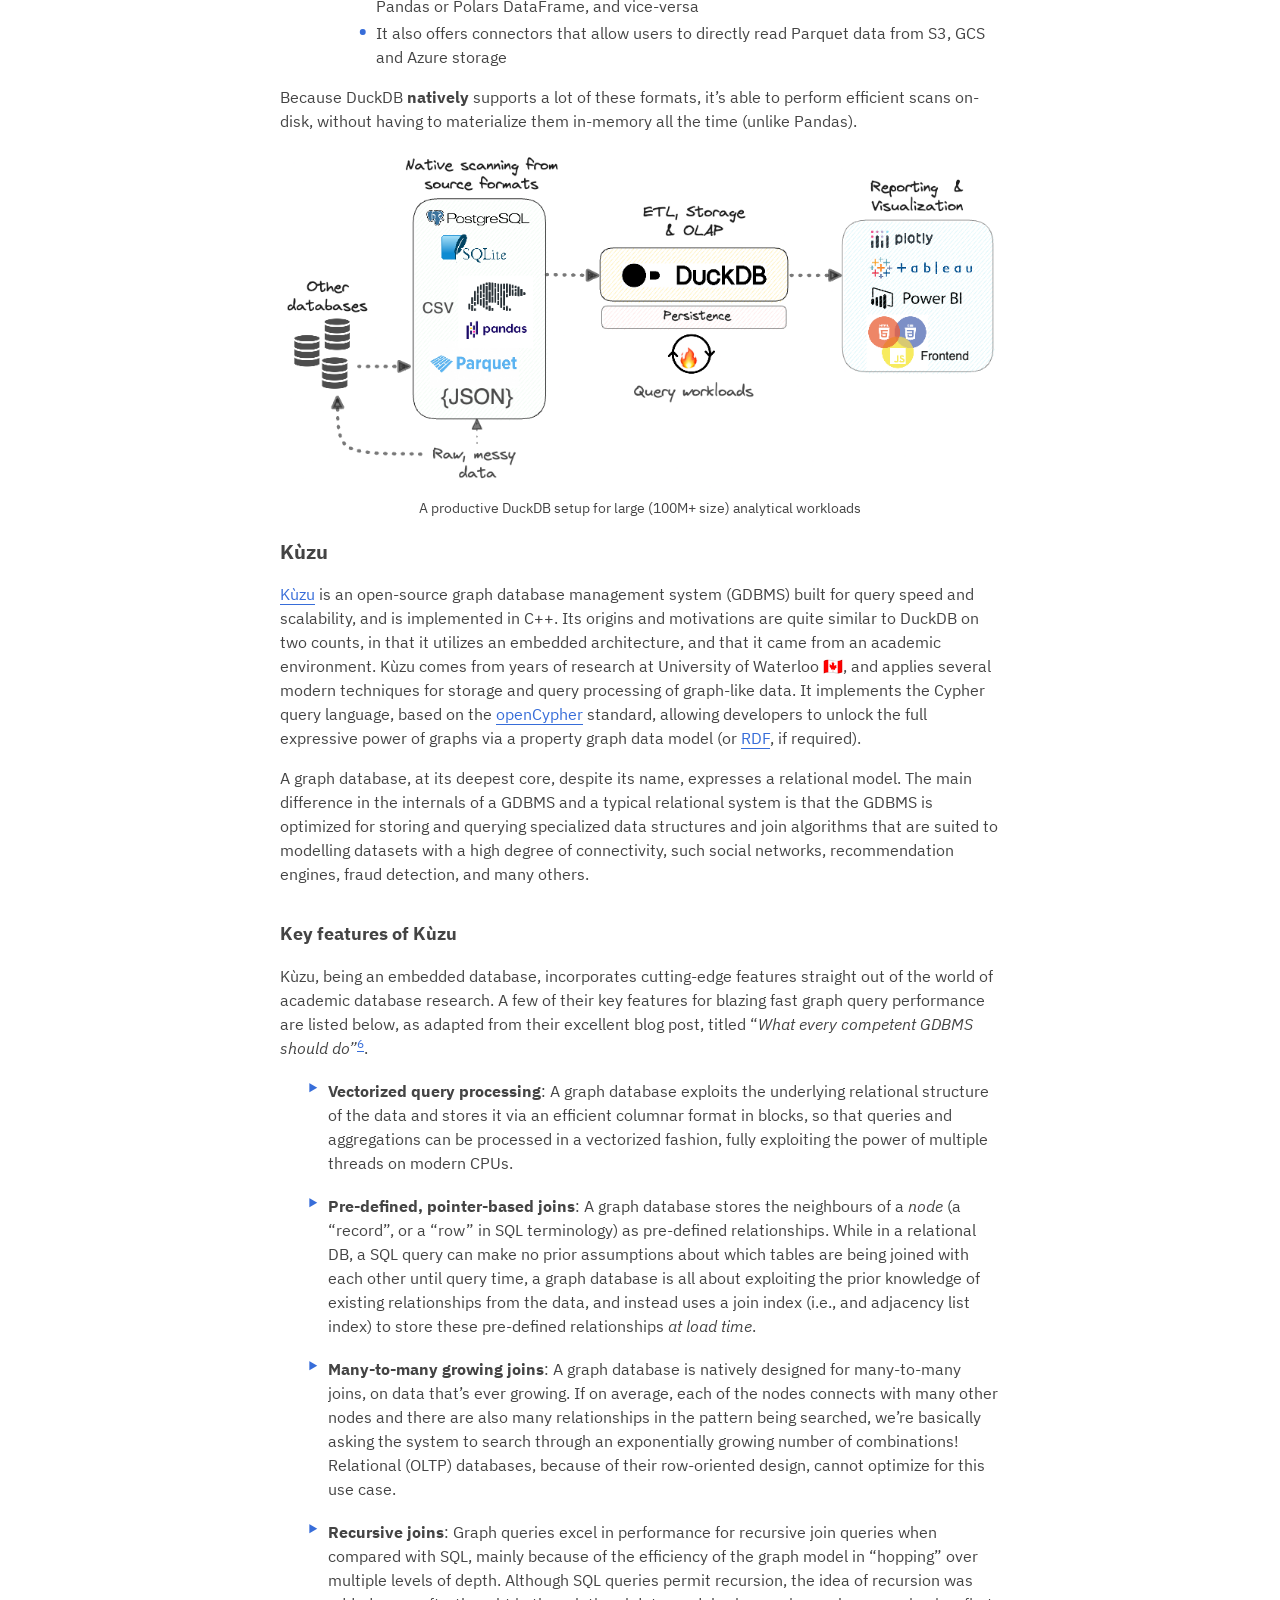
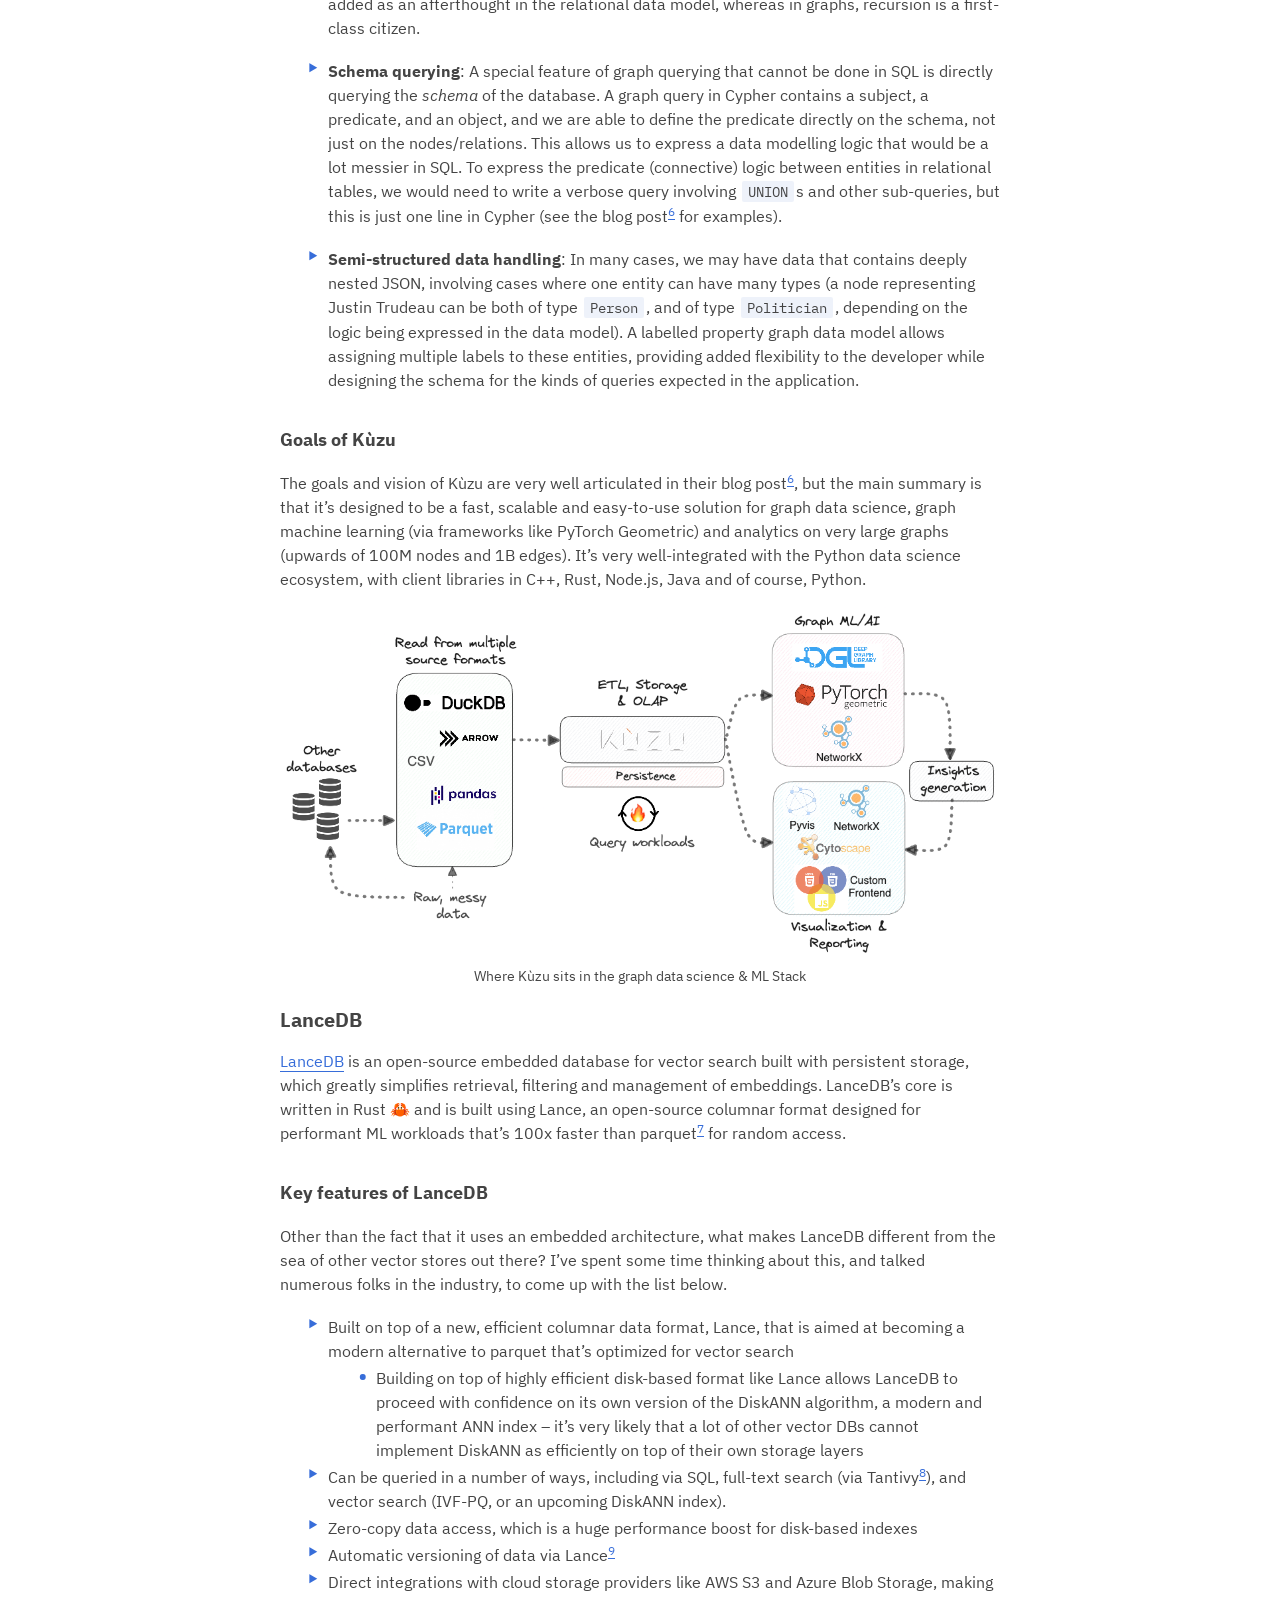
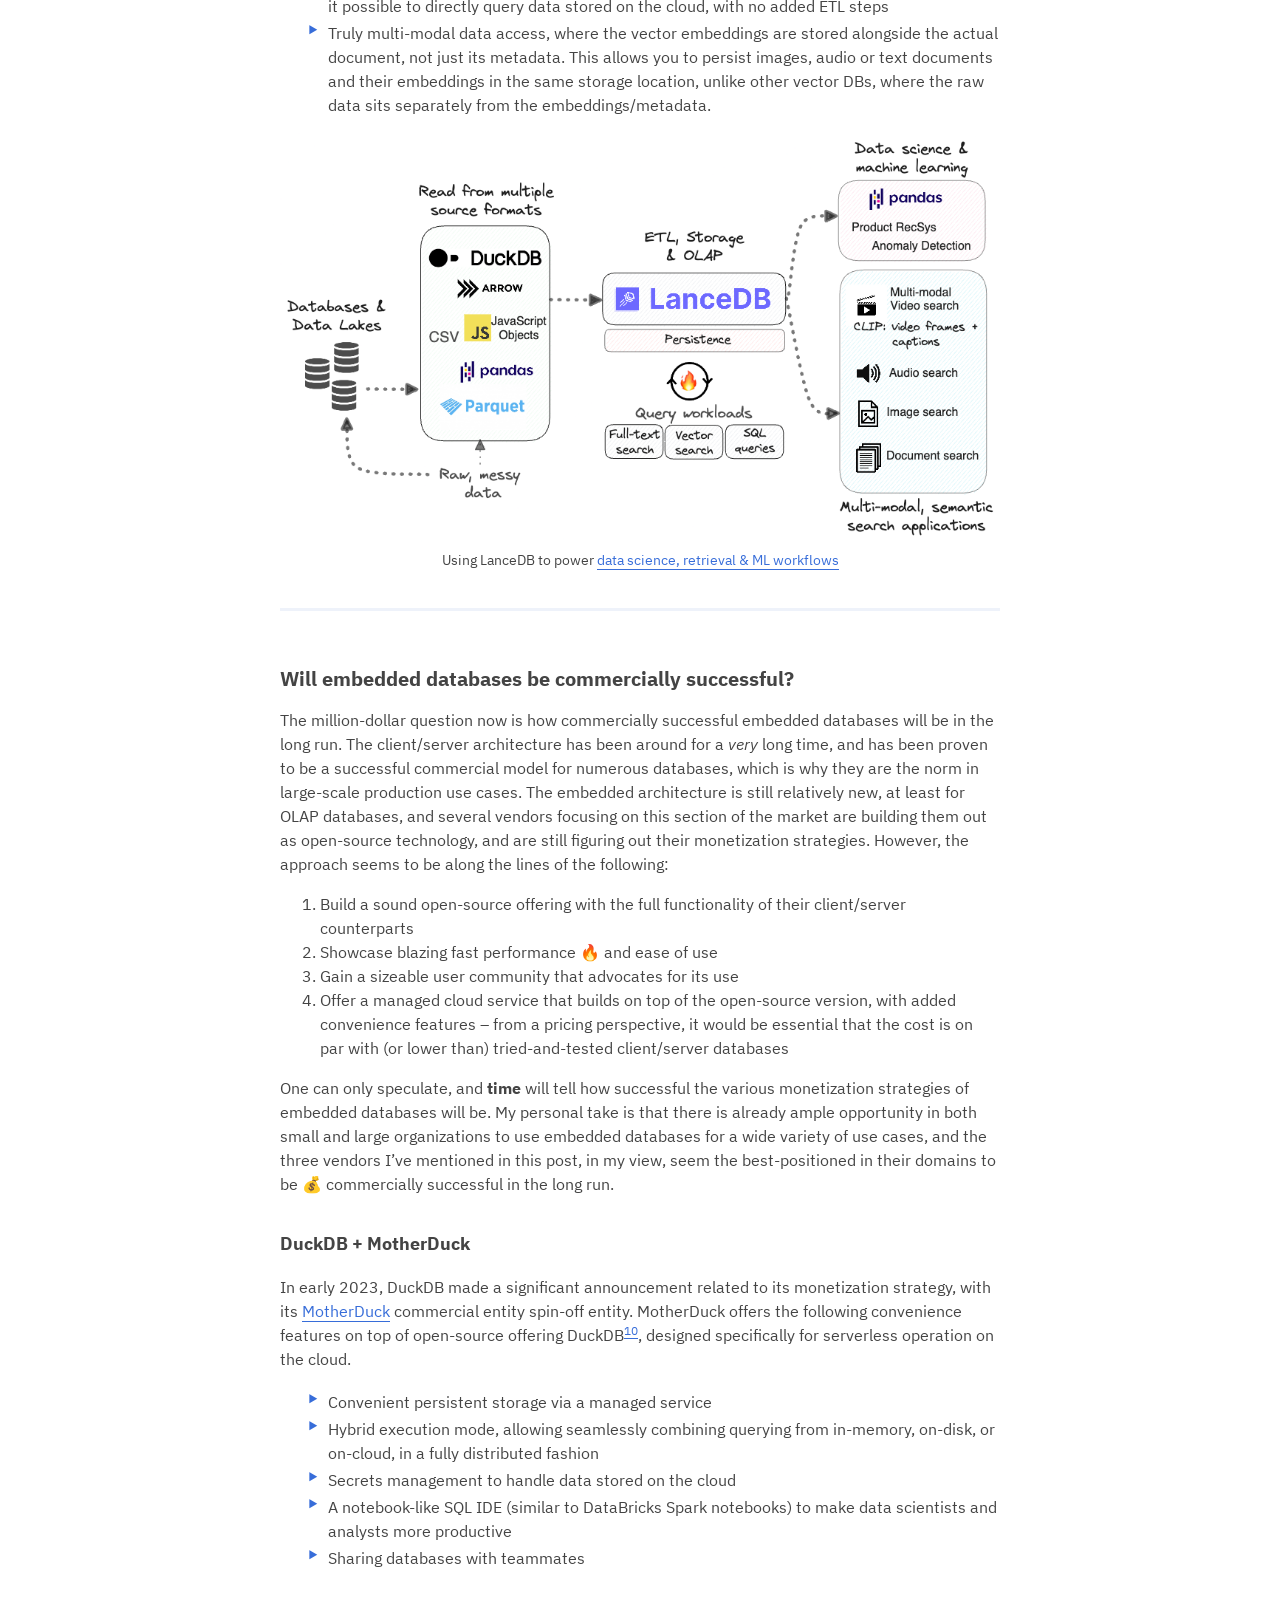
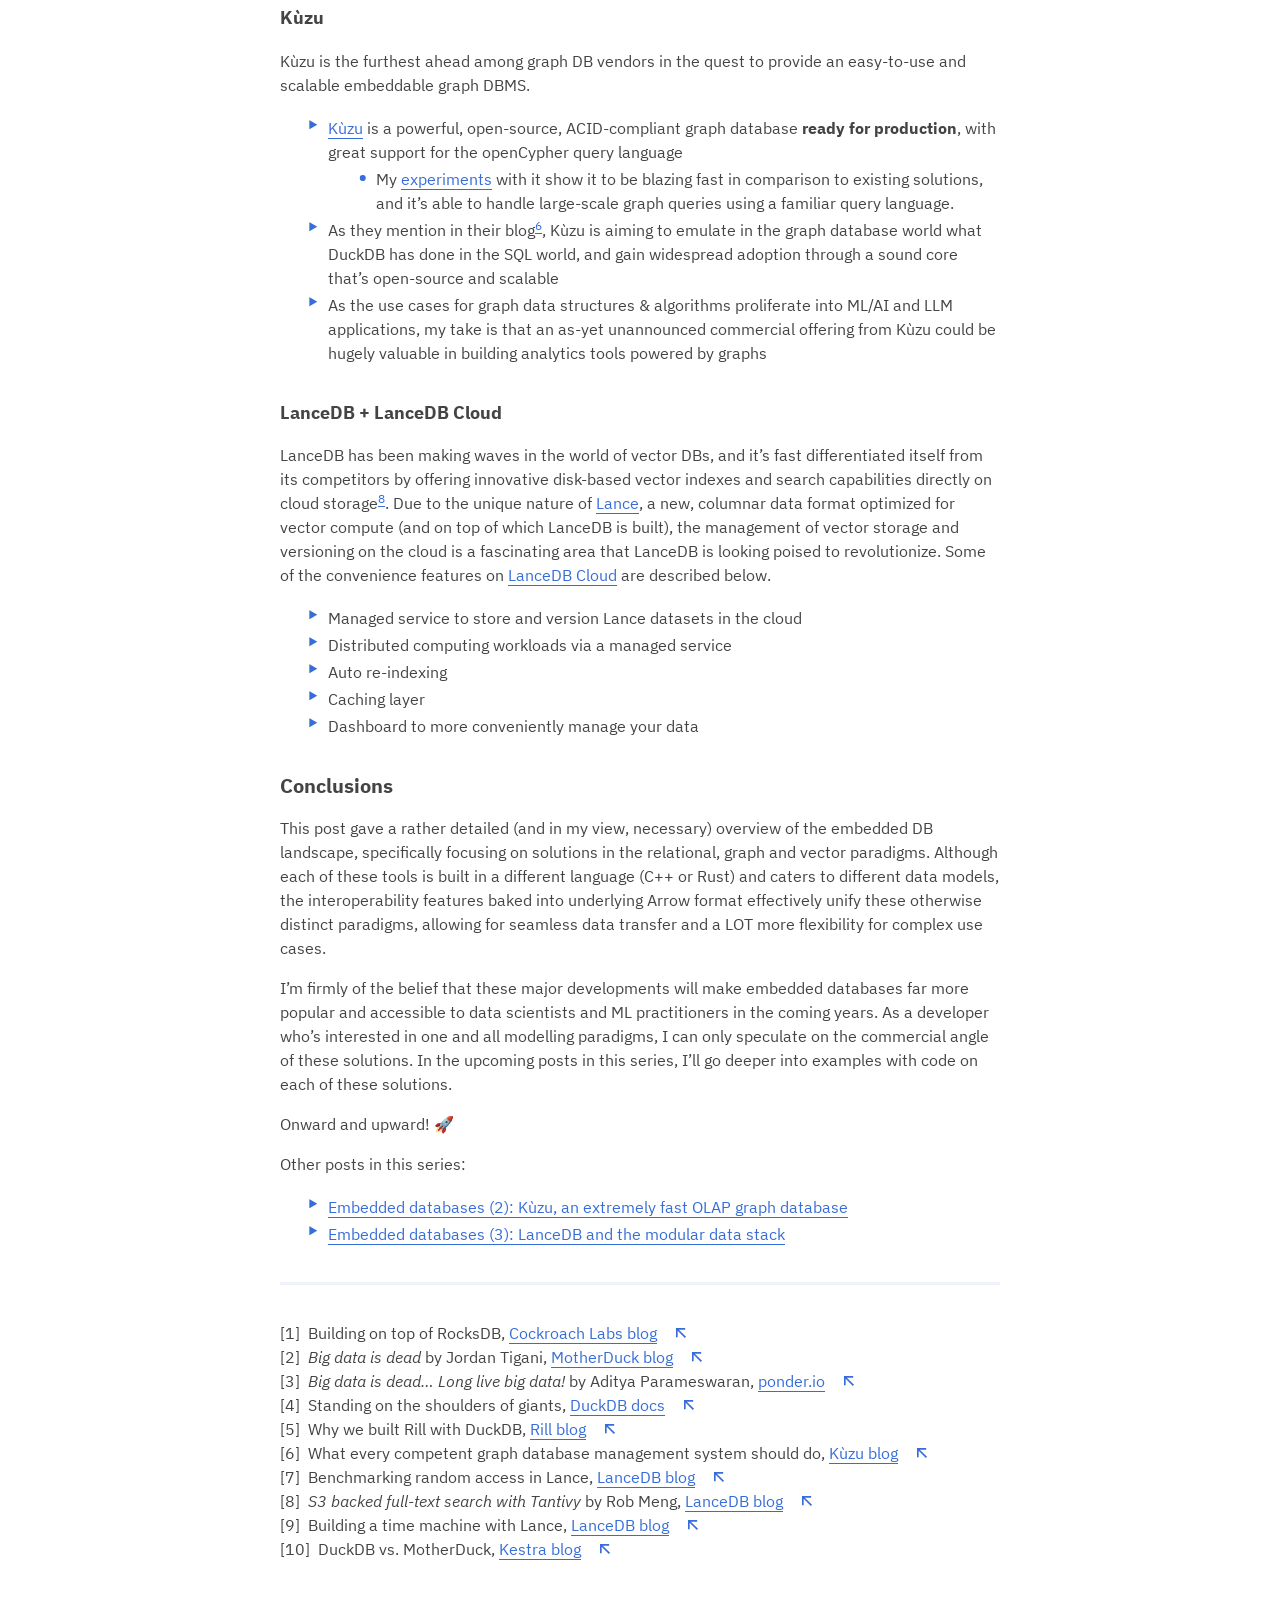
<file: posts/embedded-db-1/index.html>
<!doctype html><html lang=en><head><meta charset=utf-8><meta content="width=device-width,initial-scale=1.0" name=viewport><meta content="light dark" name=color-scheme><title>Embedded databases (1): The harmony of DuckDB, Kùzu and LanceDB | The Data Quarry</title><meta content="Embedded databases (1): The harmony of DuckDB, Kùzu and LanceDB" property=og:title><meta content="Prashanth Rao" name=author><meta content=en_US property=og:locale><meta content="A look at how embedded databases enable easy navigation between relational, graph and vector paradigms" name=description><meta content="A look at how embedded databases enable easy navigation between relational, graph and vector paradigms" property=og:description><link href=https://thedataquarry.github.io/posts/embedded-db-1/ rel=canonical><meta content=https://thedataquarry.github.io/posts/embedded-db-1/ property=og:url><meta content="The Data Quarry" property=og:site_name><meta content=https://thedataquarry.github.io/img/dataquarry-banner.png property=og:image><meta content=article property=og:type><meta content=2023-08-27T00:00:00+00:00 property=article:published_time><meta " content=summary_large_image name=twitter:card><meta content=https://thedataquarry.github.io/img/dataquarry-banner.png property=twitter:image><meta content="Embedded databases (1): The harmony of DuckDB, Kùzu and LanceDB" property=twitter:title><meta content=@tech_optimist name=twitter:site><meta content="A look at how embedded databases enable easy navigation between relational, graph and vector paradigms" name=description><title>Embedded databases (1): The harmony of DuckDB, Kùzu and LanceDB</title><link href=/img/favicon-32x32.png rel=icon sizes=32x32 type=image/png><link href=/img/favicon-16x16.png rel=icon sizes=16x16 type=image/png><link href=/img/apple-touch-icon.png rel=apple-touch-icon sizes=180x180><style>body{--primary-color:#376dd9;--primary-pale-color:#698bcf1c;--inline-code-color:#444;--text-color:#444;--text-pale-color:#545967;--bg-color:#fff;--highlight-mark-color:#5f75b045;--callout-note-color:#3e70d6;--callout-important-color:#7a46cd;--callout-warning-color:#d3822b;--callout-alert-color:#d43f3f;--callout-question-color:#3089b5;--callout-tip-color:#35a06b;--main-font:"IBMPlexSans",ui-sans-serif,system-ui,-apple-system,BlinkMacSystemFont,"Segoe UI",Roboto,"Helvetica Neue",Arial,"Noto Sans",sans-serif,"Apple Color Emoji","Segoe UI Emoji","Segoe UI Symbol","Noto Color Emoji";--code-font:"IBMPlexMono",ui-monospace,SFMono-Regular,Menlo,Monaco,Consolas,"Liberation Mono","Courier New",monospace;--homepage-max-width:750px;--main-max-width:750px;--avatar-size:175px;--paragraph-font-size:16px;--paragraph-line-height:1.5em;--aside-font-size:16px;--img-border-radius:4px;--inline-code-border-radius:2px}body.dark{--primary-color:#689afd;--primary-pale-color:#93acdd1c;--inline-code-color:#d2d2d2;--text-color:#ddd;--text-pale-color:#a0a0a0;--bg-color:#202124;--highlight-mark-color:#5f75b045;--callout-note-color:#698bcf;--callout-important-color:#9374c5;--callout-warning-color:#c99054;--callout-alert-color:#d35757;--callout-question-color:#5091b2;--callout-tip-color:#3ea06f}</style><link href=/main.css rel=stylesheet><script async data-website-id=01228822-c189-4b8a-93ba-733d045bf346 src=https://analytics.eu.umami.is/script.js></script><body class=post><script>if(localStorage.getItem('theme')=='dark'){document.body.classList.add('dark');const a=document.querySelector('link#hl');if(a)a.href='/hl-dark.css'}</script><header class=blur><div id=header-wrapper><nav><a href=/>The Data Quarry</a><button aria-label="toggle expand" class=separator id=toggler>::</button><span class="wrap left fold">{</span><a href=/posts>blog</a><span class="wrap-separator fold">,</span><a class=fold href=/talks>talks</a><span class="wrap-separator fold">,</span><a class=fold href=/projects>projects</a><span class="wrap right fold">} ;</span></nav><div id=btns><a rel="noreferrer noopener" aria-label=GitHub href=https://github.com/prrao87 target=_blank> <svg viewbox="0 0 24 24" xmlns=http://www.w3.org/2000/svg><title>GitHub</title><path d="M12 .297c-6.63 0-12 5.373-12 12 0 5.303 3.438 9.8 8.205 11.385.6.113.82-.258.82-.577 0-.285-.01-1.04-.015-2.04-3.338.724-4.042-1.61-4.042-1.61C4.422 18.07 3.633 17.7 3.633 17.7c-1.087-.744.084-.729.084-.729 1.205.084 1.838 1.236 1.838 1.236 1.07 1.835 2.809 1.305 3.495.998.108-.776.417-1.305.76-1.605-2.665-.3-5.466-1.332-5.466-5.93 0-1.31.465-2.38 1.235-3.22-.135-.303-.54-1.523.105-3.176 0 0 1.005-.322 3.3 1.23.96-.267 1.98-.399 3-.405 1.02.006 2.04.138 3 .405 2.28-1.552 3.285-1.23 3.285-1.23.645 1.653.24 2.873.12 3.176.765.84 1.23 1.91 1.23 3.22 0 4.61-2.805 5.625-5.475 5.92.42.36.81 1.096.81 2.22 0 1.606-.015 2.896-.015 3.286 0 .315.21.69.825.57C20.565 22.092 24 17.592 24 12.297c0-6.627-5.373-12-12-12" fill=currentColor></path></svg> </a><a rel="noreferrer noopener" aria-label=Twitter href=https://twitter.com/tech_optimist target=_blank> <svg viewbox="0 0 24 24" xmlns=http://www.w3.org/2000/svg><title>Twitter</title><path d="M23.953 4.57a10 10 0 01-2.825.775 4.958 4.958 0 002.163-2.723c-.951.555-2.005.959-3.127 1.184a4.92 4.92 0 00-8.384 4.482C7.69 8.095 4.067 6.13 1.64 3.162a4.822 4.822 0 00-.666 2.475c0 1.71.87 3.213 2.188 4.096a4.904 4.904 0 01-2.228-.616v.06a4.923 4.923 0 003.946 4.827 4.996 4.996 0 01-2.212.085 4.936 4.936 0 004.604 3.417 9.867 9.867 0 01-6.102 2.105c-.39 0-.779-.023-1.17-.067a13.995 13.995 0 007.557 2.209c9.053 0 13.998-7.496 13.998-13.985 0-.21 0-.42-.015-.63A9.935 9.935 0 0024 4.59z" fill=currentColor></path></svg> </a><a rel="noreferrer noopener" aria-label=LinkedIn href=https://www.linkedin.com/in/prrao87 target=_blank> <svg viewbox="0 0 24 24" xmlns=http://www.w3.org/2000/svg><title>LinkedIn</title><path d="M20.447 20.452h-3.554v-5.569c0-1.328-.027-3.037-1.852-3.037-1.853 0-2.136 1.445-2.136 2.939v5.667H9.351V9h3.414v1.561h.046c.477-.9 1.637-1.85 3.37-1.85 3.601 0 4.267 2.37 4.267 5.455v6.286zM5.337 7.433c-1.144 0-2.063-.926-2.063-2.065 0-1.138.92-2.063 2.063-2.063 1.14 0 2.064.925 2.064 2.063 0 1.139-.925 2.065-2.064 2.065zm1.782 13.019H3.555V9h3.564v11.452zM22.225 0H1.771C.792 0 0 .774 0 1.729v20.542C0 23.227.792 24 1.771 24h20.451C23.2 24 24 23.227 24 22.271V1.729C24 .774 23.2 0 22.222 0h.003z" fill=currentColor></path></svg> </a><a aria-label="Buy me a coffee" rel="noreferrer noopener" href=https://www.buymeacoffee.com/prrao87 target=_blank> <svg viewbox="0 0 24 24" xmlns=http://www.w3.org/2000/svg><title>Buy Me A Coffee</title><path d="M20.216 6.415l-.132-.666c-.119-.598-.388-1.163-1.001-1.379-.197-.069-.42-.098-.57-.241-.152-.143-.196-.366-.231-.572-.065-.378-.125-.756-.192-1.133-.057-.325-.102-.69-.25-.987-.195-.4-.597-.634-.996-.788a5.723 5.723 0 00-.626-.194c-1-.263-2.05-.36-3.077-.416a25.834 25.834 0 00-3.7.062c-.915.083-1.88.184-2.75.5-.318.116-.646.256-.888.501-.297.302-.393.77-.177 1.146.154.267.415.456.692.58.36.162.737.284 1.123.366 1.075.238 2.189.331 3.287.37 1.218.05 2.437.01 3.65-.118.299-.033.598-.073.896-.119.352-.054.578-.513.474-.834-.124-.383-.457-.531-.834-.473-.466.074-.96.108-1.382.146-1.177.08-2.358.082-3.536.006a22.228 22.228 0 01-1.157-.107c-.086-.01-.18-.025-.258-.036-.243-.036-.484-.08-.724-.13-.111-.027-.111-.185 0-.212h.005c.277-.06.557-.108.838-.147h.002c.131-.009.263-.032.394-.048a25.076 25.076 0 013.426-.12c.674.019 1.347.067 2.017.144l.228.031c.267.04.533.088.798.145.392.085.895.113 1.07.542.055.137.08.288.111.431l.319 1.484a.237.237 0 01-.199.284h-.003c-.037.006-.075.01-.112.015a36.704 36.704 0 01-4.743.295 37.059 37.059 0 01-4.699-.304c-.14-.017-.293-.042-.417-.06-.326-.048-.649-.108-.973-.161-.393-.065-.768-.032-1.123.161-.29.16-.527.404-.675.701-.154.316-.199.66-.267 1-.069.34-.176.707-.135 1.056.087.753.613 1.365 1.37 1.502a39.69 39.69 0 0011.343.376.483.483 0 01.535.53l-.071.697-1.018 9.907c-.041.41-.047.832-.125 1.237-.122.637-.553 1.028-1.182 1.171-.577.131-1.165.2-1.756.205-.656.004-1.31-.025-1.966-.022-.699.004-1.556-.06-2.095-.58-.475-.458-.54-1.174-.605-1.793l-.731-7.013-.322-3.094c-.037-.351-.286-.695-.678-.678-.336.015-.718.3-.678.679l.228 2.185.949 9.112c.147 1.344 1.174 2.068 2.446 2.272.742.12 1.503.144 2.257.156.966.016 1.942.053 2.892-.122 1.408-.258 2.465-1.198 2.616-2.657.34-3.332.683-6.663 1.024-9.995l.215-2.087a.484.484 0 01.39-.426c.402-.078.787-.212 1.074-.518.455-.488.546-1.124.385-1.766zm-1.478.772c-.145.137-.363.201-.578.233-2.416.359-4.866.54-7.308.46-1.748-.06-3.477-.254-5.207-.498-.17-.024-.353-.055-.47-.18-.22-.236-.111-.71-.054-.995.052-.26.152-.609.463-.646.484-.057 1.046.148 1.526.22.577.088 1.156.159 1.737.212 2.48.226 5.002.19 7.472-.14.45-.06.899-.13 1.345-.21.399-.072.84-.206 1.08.206.166.281.188.657.162.974a.544.544 0 01-.169.364zm-6.159 3.9c-.862.37-1.84.788-3.109.788a5.884 5.884 0 01-1.569-.217l.877 9.004c.065.78.717 1.38 1.5 1.38 0 0 1.243.065 1.658.065.447 0 1.786-.065 1.786-.065.783 0 1.434-.6 1.499-1.38l.94-9.95a3.996 3.996 0 00-1.322-.238c-.826 0-1.491.284-2.26.613z" fill=currentColor></path></svg> </a><button aria-label="theme switch" data-moon-icon='<svg xmlns="http://www.w3.org/2000/svg" viewBox="0 0 24 24" width="24" height="24"><path d="M10 7C10 10.866 13.134 14 17 14C18.9584 14 20.729 13.1957 21.9995 11.8995C22 11.933 22 11.9665 22 12C22 17.5228 17.5228 22 12 22C6.47715 22 2 17.5228 2 12C2 6.47715 6.47715 2 12 2C12.0335 2 12.067 2 12.1005 2.00049C10.8043 3.27098 10 5.04157 10 7ZM4 12C4 16.4183 7.58172 20 12 20C15.0583 20 17.7158 18.2839 19.062 15.7621C18.3945 15.9187 17.7035 16 17 16C12.0294 16 8 11.9706 8 7C8 6.29648 8.08133 5.60547 8.2379 4.938C5.71611 6.28423 4 8.9417 4 12Z" fill="currentColor"></path></svg>' data-sun-icon='<svg xmlns="http://www.w3.org/2000/svg" viewBox="0 0 24 24" width="24" height="24"><path d="M12 18C8.68629 18 6 15.3137 6 12C6 8.68629 8.68629 6 12 6C15.3137 6 18 8.68629 18 12C18 15.3137 15.3137 18 12 18ZM12 16C14.2091 16 16 14.2091 16 12C16 9.79086 14.2091 8 12 8C9.79086 8 8 9.79086 8 12C8 14.2091 9.79086 16 12 16ZM11 1H13V4H11V1ZM11 20H13V23H11V20ZM3.51472 4.92893L4.92893 3.51472L7.05025 5.63604L5.63604 7.05025L3.51472 4.92893ZM16.9497 18.364L18.364 16.9497L20.4853 19.0711L19.0711 20.4853L16.9497 18.364ZM19.0711 3.51472L20.4853 4.92893L18.364 7.05025L16.9497 5.63604L19.0711 3.51472ZM5.63604 16.9497L7.05025 18.364L4.92893 20.4853L3.51472 19.0711L5.63604 16.9497ZM23 11V13H20V11H23ZM4 11V13H1V11H4Z" fill="currentColor"></path></svg>' id=theme-toggle><svg viewbox="0 0 24 24" height=24 width=24 xmlns=http://www.w3.org/2000/svg><path d="M10 7C10 10.866 13.134 14 17 14C18.9584 14 20.729 13.1957 21.9995 11.8995C22 11.933 22 11.9665 22 12C22 17.5228 17.5228 22 12 22C6.47715 22 2 17.5228 2 12C2 6.47715 6.47715 2 12 2C12.0335 2 12.067 2 12.1005 2.00049C10.8043 3.27098 10 5.04157 10 7ZM4 12C4 16.4183 7.58172 20 12 20C15.0583 20 17.7158 18.2839 19.062 15.7621C18.3945 15.9187 17.7035 16 17 16C12.0294 16 8 11.9706 8 7C8 6.29648 8.08133 5.60547 8.2379 4.938C5.71611 6.28423 4 8.9417 4 12Z" fill=currentColor></path></svg></button><button aria-label="table of content" id=toc-toggle><svg viewbox="0 0 24 24" height=24 width=24 xmlns=http://www.w3.org/2000/svg><path d="M3 4H21V6H3V4ZM3 11H15V13H3V11ZM3 18H21V20H3V18Z" fill=currentColor></path></svg></button></div></div></header><div id=wrapper><div id=blank></div><aside class=blur><nav><ul><li><a class=h2 href=#embedded-dbs-are-here-to-stay>Embedded DBs are here to stay</a><li><a class=h2 href=#some-background>Some background</a> <ul><li><a class=h3 href=#what-is-an-embedded-database>What is an embedded database?</a><li><a class=h3 href=#a-breakdown-of-the-landscape>A breakdown of the landscape</a></ul><li><a class=h2 href=#duckdb>DuckDB</a> <ul><li><a class=h3 href=#an-interesting-take-on-the-big-data-narrative>An interesting take on the “big data” narrative</a><li><a class=h3 href=#key-features-of-duckdb>Key features of DuckDB</a></ul><li><a class=h2 href=#kuzu>Kùzu</a> <ul><li><a class=h3 href=#key-features-of-kuzu>Key features of Kùzu</a><li><a class=h3 href=#goals-of-kuzu>Goals of Kùzu</a></ul><li><a class=h2 href=#lancedb>LanceDB</a> <ul><li><a class=h3 href=#key-features-of-lancedb>Key features of LanceDB</a></ul><li><a class=h2 href=#will-embedded-databases-be-commercially-successful>Will embedded databases be commercially successful?</a> <ul><li><a class=h3 href=#duckdb-motherduck>DuckDB + MotherDuck</a><li><a class=h3 href=#kuzu-1>Kùzu</a><li><a class=h3 href=#lancedb-lancedb-cloud>LanceDB + LanceDB Cloud</a></ul><li><a class=h2 href=#conclusions>Conclusions</a></ul></nav><button aria-label="back to top" id=back-to-top><svg viewbox="0 0 24 24" height=24 width=24 xmlns=http://www.w3.org/2000/svg><path d="M11.9997 10.8284L7.04996 15.7782L5.63574 14.364L11.9997 8L18.3637 14.364L16.9495 15.7782L11.9997 10.8284Z" fill=currentColor></path></svg></button></aside><main><div><div data-check-icon='<svg xmlns="http://www.w3.org/2000/svg" viewBox="0 0 24 24" width="24" height="24"><path d="M10.0007 15.1709L19.1931 5.97852L20.6073 7.39273L10.0007 17.9993L3.63672 11.6354L5.05093 10.2212L10.0007 15.1709Z" fill="currentColor"></path></svg>' data-copy-icon='<svg xmlns="http://www.w3.org/2000/svg" viewBox="0 0 24 24" width="24" height="24"><path d="M6.9998 6V3C6.9998 2.44772 7.44752 2 7.9998 2H19.9998C20.5521 2 20.9998 2.44772 20.9998 3V17C20.9998 17.5523 20.5521 18 19.9998 18H16.9998V20.9991C16.9998 21.5519 16.5499 22 15.993 22H4.00666C3.45059 22 3 21.5554 3 20.9991L3.0026 7.00087C3.0027 6.44811 3.45264 6 4.00942 6H6.9998ZM5.00242 8L5.00019 20H14.9998V8H5.00242ZM8.9998 6H16.9998V16H18.9998V4H8.9998V6Z" fill="currentColor"></path></svg>' id=copy-cfg style=display:none></div><article data-backlink-icon='<svg xmlns="http://www.w3.org/2000/svg" viewBox="0 0 24 24" width="20" height="20"><path d="M9.41421 8L18.0208 16.6066L16.6066 18.0208L8 9.41421V17H6V6H17V8H9.41421Z" fill="currentColor"></path></svg>' class=prose><h1>Embedded databases (1): The harmony of DuckDB, Kùzu and LanceDB</h1><div id=post-info><div id=date><span id=publish>2023-08-27</span></div><div id=tags><a href=https://thedataquarry.github.io/tags/embedded-db><span>#</span>embedded-db</a><a href=https://thedataquarry.github.io/tags/vector-db><span>#</span>vector-db</a><a href=https://thedataquarry.github.io/tags/graph-db><span>#</span>graph-db</a></div></div><h2 id=embedded-dbs-are-here-to-stay>Embedded DBs are here to stay<a aria-label="Anchor link for: embedded-dbs-are-here-to-stay" class=zola-anchor href=#embedded-dbs-are-here-to-stay>#</a></h2><p>In the world of database systems, the client/server architecture has been by far the most widespread. Databases whose names you’re likely very familiar with, like PostgreSQL, MySQL, MongoDB and many others, fall in this camp, whose foundations were laid in the early days of the web. Back then, the client/server architecture was a natural fit because it allowed for a separation of concerns between the client (the browser) and the server (the machine hosting the database).<p>Most databases that exist today are built using the client/server architecture, where the client is responsible for rendering the user/developer interface, and the server is responsible for storing and processing the data. It’s not a stretch to say that the world has progressed a <em>long</em> way since the early days of the web. As computing power has grown exponentially, modern embedded databases are able to do a lot more, <em>with a lot less</em>.<p>Although the idea of embedded databases is not new – SQLite has been around since 2000! – there have been numerous research breakthroughs in the last decade, making it possible for vendors to build fast, lightweight, and easy to use alternatives to established solutions like Postgres or MySQL, especially for the massive analytical and ML workloads we’re seeing today.<p>However, a lot of these enterprise solutions are designed for “big” data (whatever that means for your organization). But there’s a whole ocean of use cases <em>in between</em> single-CPU, in-memory analytics and large-scale, distributed analytics. It’s in this middle ground where embedded databases shine ✨, because they’re designed to be lightweight, easy to use, and are extremely performant for analytics, from small-scale (a few million) to large-scale (billion-size) datasets.<p>The aim of this series is to first gain a birds-eye view of the embedded database landscape, and how their interplay with Apache Arrow ecosystem is allowing for greater flexibility in data modelling than was possible before. From an OLAP perspective, three particular vendors are really exciting: <strong>DuckDB</strong> in the relational world, <strong>Kùzu</strong> for graphs, and <strong>LanceDB</strong> for vectors.<h2 id=some-background>Some background<a aria-label="Anchor link for: some-background" class=zola-anchor href=#some-background>#</a></h2><p>Real-world data processing workloads can be broadly broken into two: <strong>OLTP</strong> (online transactional processing and) <strong>OLAP</strong> (online analytical processing). OLTP workloads involve a lot of small, fast transactions, like updating a user’s profile, or adding a new item to a shopping cart. OLAP workloads, on the other hand, involve a lot of complex, long-running queries, like aggregating over a large dataset, or joining several large tables.<p>Over the years, the client/server architecture has been a great fit for OLTP workloads, but has been less than ideal for OLAP workloads, mainly because their underlying storage is row-oriented. This has led to a host of OLAP data warehouses being built specifically to process heavy analytical workloads, such as Snowflake, Clickhouse and BigQuery, which are designed to use columnar storage.<p>I’m focusing specifically on the 3 solutions shown below, because they’re all open-source, and importantly, <strong>they embrace unorthodoxy</strong> at their core – they do away with existing designs, and instead innovate by starting from a clean slate.<figure><img alt="The unifying interface for modern data: Arrow" loading=lazy src=embedded-db-breakdown.png><figcaption>The unifying interface for modern data: Arrow</figcaption></figure><p>The bottom part of the image is particularly interesting: <a rel="nofollow noreferrer" href=https://arrow.apache.org/>Arrow</a>, a language-agnostic development ecosystem for in-memory data, is the common denominator between all three of these databases, allowing data from one paradigm to relatively easily be transformed into another (despite the databases themselves implementing different data models). The Arrow format was designed from the ground up to be a columnar, fast and in-memory format for flat and hierarchical data, to be efficient for analytical operations on modern CPUs and GPUs.<h3 id=what-is-an-embedded-database>What is an embedded database?<a aria-label="Anchor link for: what-is-an-embedded-database" class=zola-anchor href=#what-is-an-embedded-database>#</a></h3><p>An embedded database is an <strong>in-process</strong> database management system that’s tightly integrated with the application layer. The term “in-process” is important because the database compute runs within the same underlying process as the application (which could be written in any language, like Python, R, JavaScript, C++). In the case of RocksDB, an open-source embedded key-value store written in C++, the application it runs inside<sup class=footnote-reference><a href=#6>1</a></sup> could <em>itself be another database</em>!<p>A key characteristic of embedded databases is how close the storage layer is to the application layer. Additionally, data that’s larger than memory can be stored and queried on-disk, allowing them to scale to pretty huge amounts of data (TB) with relatively low query latencies and response times.<blockquote class="callout note"><div class=icon><svg viewbox="0 0 24 24" height=20 width=20 xmlns=http://www.w3.org/2000/svg><path d="M12 22C6.47715 22 2 17.5228 2 12C2 6.47715 6.47715 2 12 2C17.5228 2 22 6.47715 22 12C22 17.5228 17.5228 22 12 22ZM12 20C16.4183 20 20 16.4183 20 12C20 7.58172 16.4183 4 12 4C7.58172 4 4 7.58172 4 12C4 16.4183 7.58172 20 12 20ZM11 7H13V9H11V7ZM11 11H13V17H11V11Z" fill=currentColor></path></svg></div><div class=content><p>In the database community, embedded databases are sometimes referred to as <em>serverless</em> databases, but they do not mean the same thing. In general, “embedded” refers to “in-process”, and “serverless” refers to separation of storage and compute, so these terms are used in different contexts, especially to those coming from microservices backgrounds.</div></blockquote><h3 id=a-breakdown-of-the-landscape>A breakdown of the landscape<a aria-label="Anchor link for: a-breakdown-of-the-landscape" class=zola-anchor href=#a-breakdown-of-the-landscape>#</a></h3><p>The three databases we will focus on are but part of a larger landscape of embedded DBs, many of which are out of the scope of this series. However, it makes sense to first gain a birds-eye view of the breakdown of the landscape.<figure><img alt="Embedded databases organized by data model paradigm" loading=lazy src=embedded-db-landscape.png><figcaption>Embedded databases organized by data model paradigm</figcaption></figure><p>Key-value embedded stores are quite popular, due to their speed and lightweight nature, allowing them to power a host of other applications/databases downstream. However, the key-value data model is quite simplistic, allowing for limited expressivity in data modelling. The other three data model paradigms – relational, graph and vector – are much more powerful and expressive, and are thus the focus of this series.<hr><h2 id=duckdb>DuckDB<a aria-label="Anchor link for: duckdb" class=zola-anchor href=#duckdb>#</a></h2><p><a rel="nofollow noreferrer" href=https://duckdb.org/>DuckDB</a> is a high-performance embedded, ACID-compliant relational database system (RDBMS) that can be queried via a rich SQL dialect that’s very similar to Postgres. It’s written in C++, and is designed to be fast and easy to use. It’s designed to support large-scale OLAP query workloads, which are typically characterized by complex, relatively long-running queries that process significant portions of the stored data – for example, aggregations over entire tables, or joins between several large tables.<h3 id=an-interesting-take-on-the-big-data-narrative>An interesting take on the “big data” narrative<a aria-label="Anchor link for: an-interesting-take-on-the-big-data-narrative" class=zola-anchor href=#an-interesting-take-on-the-big-data-narrative>#</a></h3><p>In early 2023, the makers of DuckDB posted a blog with a click-baity title, “<em>Big data is dead</em>” <sup class=footnote-reference><a href=#1>2</a></sup>. It was very smartly (and aptly) countered in another article that came shortly after, “<em>Big data is dead … Long live big data!</em>”<sup class=footnote-reference><a href=#2>3</a></sup>. Both articles are very well-written, and contain a lot of insights from folks who have spent years in the world of big data, so it’s recommended you give them both a read.<ul><li>The thesis: <a rel="nofollow noreferrer" href=https://motherduck.com/blog/big-data-is-dead/>Big data is dead</a>, by Jordan Tigani, a founding engineer at Google BigQuery, now founder and CEO of MotherDuck, DuckDB’s commercial cloud offering.<li>The antithesis: <a rel="nofollow noreferrer" href=https://ponder.io/big-data-is-dead-long-live-big-data/>Big data is dead, long live big data!</a>, by Aditya Parameswaran, Associate Professor at UC Berkeley, and co-founder of Ponder, a data science startup.</ul><p>The first blog post makes the (rather strong) claim that the age of big data is over, and that because a large fraction of organizations don’t have Google-scale data, they are thus “overpaying” to enterprise data warehouse vendors for features or scale that they don’t need, and a lot of their workloads could instead be run on single nodes.<p>While this is largely true, the second post rightly counters this viewpoint (while also acknowledging that DuckDB is an excellent solution), by stating that although a large fraction of organizations don’t <em>yet</em> have big data, they will have big data <em>in the future</em>, because the relationship between having data and the ability to grow it (by better leveraging insights from existing data), is nonlinear. Organizations will <em>eventually</em> reach humongous scales of data, provided they have the right tools to organically arrive at that scale, and it all starts with having multiple tools that allow them to process data at all scales, from small to large.<p>I’m very much on board with both camps! Everything has to be taken in context, for each individual use case. 😎<h3 id=key-features-of-duckdb>Key features of DuckDB<a aria-label="Anchor link for: key-features-of-duckdb" class=zola-anchor href=#key-features-of-duckdb>#</a></h3><p>All jokes aside, DuckDB is a <em>seriously</em> powerful database, with a host of unique and amazing features that are straight from the world of academic database research. As they mention in their blog<sup class=footnote-reference><a href=#3>4</a></sup>, DuckDB stands on the shoulders of giants. A few of their key features for blazing fast OLAP query performance on large datasets (involving aggregations and joins on 100M+ rows on multiple tables), are listed below.<ul><li>Like other OLAP data warehouses, DuckDB uses columnar storage, which is a great fit for analytical workloads, because it allows for fast, efficient scans over large amounts of data<li>Uses vectorized query execution, which is a technique that allows for processing large amounts of data in batches, which is a great fit for modern CPUs<li>Utilizes recent advances in query optimization, with ideas from dynamic programming to unnesting arbitrary subqueries<li>Uses concurrent execution via threads, which allows for faster execution of queries, and is a great fit for modern multi-threaded CPUs<li>Utilizes a dialect of SQL that is very similar to Postgres (unlike Clickhouse, which deviates quite far from PostgreSQL)<li><strong>Possibly the most important</strong>: DuckDB has fast become a universal data connector<sup class=footnote-reference><a href=#5>5</a></sup>, due to the sheer number of data formats it’s able to natively read data from <ul><li>A lot of ETL processes involve expensive transformations that reshape data from one form to another<li>DuckDB natively reads from formats like CSV, JSON (including nested JSON), Parquet, and has scanners to directly read from Postgres and SQLite databases<li>Thanks to the Arrow format, data can very easily move from a DuckDB table to a Pandas or Polars DataFrame, and vice-versa<li>It also offers connectors that allow users to directly read Parquet data from S3, GCS and Azure storage</ul></ul><p>Because DuckDB <strong>natively</strong> supports a lot of these formats, it’s able to perform efficient scans on-disk, without having to materialize them in-memory all the time (unlike Pandas).<figure><img alt="A productive DuckDB setup for large (100M+ size) analytical workloads" loading=lazy src=embedded-db-duckdb.png><figcaption>A productive DuckDB setup for large (100M+ size) analytical workloads</figcaption></figure><h2 id=kuzu>Kùzu<a aria-label="Anchor link for: kuzu" class=zola-anchor href=#kuzu>#</a></h2><p><a rel="nofollow noreferrer" href=https://github.com/kuzudb/kuzu>Kùzu</a> is an open-source graph database management system (GDBMS) built for query speed and scalability, and is implemented in C++. Its origins and motivations are quite similar to DuckDB on two counts, in that it utilizes an embedded architecture, and that it came from an academic environment. Kùzu comes from years of research at University of Waterloo 🇨🇦, and applies several modern techniques for storage and query processing of graph-like data. It implements the Cypher query language, based on the <a rel="nofollow noreferrer" href=https://opencypher.org/>openCypher</a> standard, allowing developers to unlock the full expressive power of graphs via a property graph data model (or <a rel="nofollow noreferrer" href=https://docs.kuzudb.com/rdf-graphs/>RDF</a>, if required).<p>A graph database, at its deepest core, despite its name, expresses a relational model. The main difference in the internals of a GDBMS and a typical relational system is that the GDBMS is optimized for storing and querying specialized data structures and join algorithms that are suited to modelling datasets with a high degree of connectivity, such social networks, recommendation engines, fraud detection, and many others.<h3 id=key-features-of-kuzu>Key features of Kùzu<a aria-label="Anchor link for: key-features-of-kuzu" class=zola-anchor href=#key-features-of-kuzu>#</a></h3><p>Kùzu, being an embedded database, incorporates cutting-edge features straight out of the world of academic database research. A few of their key features for blazing fast graph query performance are listed below, as adapted from their excellent blog post, titled “<em>What every competent GDBMS should do”</em><sup class=footnote-reference><a href=#7>6</a></sup>.<ul><li><p><strong>Vectorized query processing</strong>: A graph database exploits the underlying relational structure of the data and stores it via an efficient columnar format in blocks, so that queries and aggregations can be processed in a vectorized fashion, fully exploiting the power of multiple threads on modern CPUs.</p><li><p><strong>Pre-defined, pointer-based joins</strong>: A graph database stores the neighbours of a <em>node</em> (a “record”, or a “row” in SQL terminology) as pre-defined relationships. While in a relational DB, a SQL query can make no prior assumptions about which tables are being joined with each other until query time, a graph database is all about exploiting the prior knowledge of existing relationships from the data, and instead uses a join index (i.e., and adjacency list index) to store these pre-defined relationships <em>at load time</em>.</p><li><p><strong>Many-to-many growing joins</strong>: A graph database is natively designed for many-to-many joins, on data that’s ever growing. If on average, each of the nodes connects with many other nodes and there are also many relationships in the pattern being searched, we’re basically asking the system to search through an exponentially growing number of combinations! Relational (OLTP) databases, because of their row-oriented design, cannot optimize for this use case.</p><li><p><strong>Recursive joins</strong>: Graph queries excel in performance for recursive join queries when compared with SQL, mainly because of the efficiency of the graph model in “hopping” over multiple levels of depth. Although SQL queries permit recursion, the idea of recursion was added as an afterthought in the relational data model, whereas in graphs, recursion is a first-class citizen.</p><li><p><strong>Schema querying</strong>: A special feature of graph querying that cannot be done in SQL is directly querying the <em>schema</em> of the database. A graph query in Cypher contains a subject, a predicate, and an object, and we are able to define the predicate directly on the schema, not just on the nodes/relations. This allows us to express a data modelling logic that would be a lot messier in SQL. To express the predicate (connective) logic between entities in relational tables, we would need to write a verbose query involving <code>UNION</code>s and other sub-queries, but this is just one line in Cypher (see the blog post<sup class=footnote-reference><a href=#7>6</a></sup> for examples).</p><li><p><strong>Semi-structured data handling</strong>: In many cases, we may have data that contains deeply nested JSON, involving cases where one entity can have many types (a node representing Justin Trudeau can be both of type <code>Person</code>, and of type <code>Politician</code>, depending on the logic being expressed in the data model). A labelled property graph data model allows assigning multiple labels to these entities, providing added flexibility to the developer while designing the schema for the kinds of queries expected in the application.</p></ul><h3 id=goals-of-kuzu>Goals of Kùzu<a aria-label="Anchor link for: goals-of-kuzu" class=zola-anchor href=#goals-of-kuzu>#</a></h3><p>The goals and vision of Kùzu are very well articulated in their blog post<sup class=footnote-reference><a href=#7>6</a></sup>, but the main summary is that it’s designed to be a fast, scalable and easy-to-use solution for graph data science, graph machine learning (via frameworks like PyTorch Geometric) and analytics on very large graphs (upwards of 100M nodes and 1B edges). It’s very well-integrated with the Python data science ecosystem, with client libraries in C++, Rust, Node.js, Java and of course, Python.<figure><img alt="Where Kùzu sits in the graph data science & ML Stack" loading=lazy src=embedded-db-kuzudb.png><figcaption>Where Kùzu sits in the graph data science & ML Stack</figcaption></figure><h2 id=lancedb>LanceDB<a aria-label="Anchor link for: lancedb" class=zola-anchor href=#lancedb>#</a></h2><p><a rel="nofollow noreferrer" href=https://lancedb.com>LanceDB</a> is an open-source embedded database for vector search built with persistent storage, which greatly simplifies retrieval, filtering and management of embeddings. LanceDB’s core is written in Rust 🦀 and is built using Lance, an open-source columnar format designed for performant ML workloads that’s 100x faster than parquet<sup class=footnote-reference><a href=#9>7</a></sup> for random access.<h3 id=key-features-of-lancedb>Key features of LanceDB<a aria-label="Anchor link for: key-features-of-lancedb" class=zola-anchor href=#key-features-of-lancedb>#</a></h3><p>Other than the fact that it uses an embedded architecture, what makes LanceDB different from the sea of other vector stores out there? I’ve spent some time thinking about this, and talked numerous folks in the industry, to come up with the list below.<ul><li>Built on top of a new, efficient columnar data format, Lance, that is aimed at becoming a modern alternative to parquet that’s optimized for vector search <ul><li>Building on top of highly efficient disk-based format like Lance allows LanceDB to proceed with confidence on its own version of the DiskANN algorithm, a modern and performant ANN index – it’s very likely that a lot of other vector DBs cannot implement DiskANN as efficiently on top of their own storage layers</ul><li>Can be queried in a number of ways, including via SQL, full-text search (via Tantivy<sup class=footnote-reference><a href=#8>8</a></sup>), and vector search (IVF-PQ, or an upcoming DiskANN index).<li>Zero-copy data access, which is a huge performance boost for disk-based indexes<li>Automatic versioning of data via Lance<sup class=footnote-reference><a href=#10>9</a></sup><li>Direct integrations with cloud storage providers like AWS S3 and Azure Blob Storage, making it possible to directly query data stored on the cloud, with no added ETL steps<li>Truly multi-modal data access, where the vector embeddings are stored alongside the actual document, not just its metadata. This allows you to persist images, audio or text documents and their embeddings in the same storage location, unlike other vector DBs, where the raw data sits separately from the embeddings/metadata.</ul><figure><img alt="Using LanceDB to power <a href='https://github.com/lancedb/vectordb-recipes/tree/main'>data science, retrieval & ML workflows</a>" loading=lazy src=embedded-db-lancedb.png><figcaption>Using LanceDB to power <a href=https://github.com/lancedb/vectordb-recipes/tree/main>data science, retrieval & ML workflows</a></figcaption></figure><hr><h2 id=will-embedded-databases-be-commercially-successful>Will embedded databases be commercially successful?<a aria-label="Anchor link for: will-embedded-databases-be-commercially-successful" class=zola-anchor href=#will-embedded-databases-be-commercially-successful>#</a></h2><p>The million-dollar question now is how commercially successful embedded databases will be in the long run. The client/server architecture has been around for a <em>very</em> long time, and has been proven to be a successful commercial model for numerous databases, which is why they are the norm in large-scale production use cases. The embedded architecture is still relatively new, at least for OLAP databases, and several vendors focusing on this section of the market are building them out as open-source technology, and are still figuring out their monetization strategies. However, the approach seems to be along the lines of the following:<ol><li>Build a sound open-source offering with the full functionality of their client/server counterparts<li>Showcase blazing fast performance 🔥 and ease of use<li>Gain a sizeable user community that advocates for its use<li>Offer a managed cloud service that builds on top of the open-source version, with added convenience features – from a pricing perspective, it would be essential that the cost is on par with (or lower than) tried-and-tested client/server databases</ol><p>One can only speculate, and <strong>time</strong> will tell how successful the various monetization strategies of embedded databases will be. My personal take is that there is already ample opportunity in both small and large organizations to use embedded databases for a wide variety of use cases, and the three vendors I’ve mentioned in this post, in my view, seem the best-positioned in their domains to be 💰 commercially successful in the long run.<h3 id=duckdb-motherduck>DuckDB + MotherDuck<a aria-label="Anchor link for: duckdb-motherduck" class=zola-anchor href=#duckdb-motherduck>#</a></h3><p>In early 2023, DuckDB made a significant announcement related to its monetization strategy, with its <a rel="nofollow noreferrer" href=https://motherduck.com/company/>MotherDuck</a> commercial entity spin-off entity. MotherDuck offers the following convenience features on top of open-source offering DuckDB<sup class=footnote-reference><a href=#4>10</a></sup>, designed specifically for serverless operation on the cloud.<ul><li>Convenient persistent storage via a managed service<li>Hybrid execution mode, allowing seamlessly combining querying from in-memory, on-disk, or on-cloud, in a fully distributed fashion<li>Secrets management to handle data stored on the cloud<li>A notebook-like SQL IDE (similar to DataBricks Spark notebooks) to make data scientists and analysts more productive<li>Sharing databases with teammates</ul><h3 id=kuzu-1>Kùzu<a aria-label="Anchor link for: kuzu-1" class=zola-anchor href=#kuzu-1>#</a></h3><p>Kùzu is the furthest ahead among graph DB vendors in the quest to provide an easy-to-use and scalable embeddable graph DBMS.<ul><li><a rel="nofollow noreferrer" href=https://kuzudb.com/>Kùzu</a> is a powerful, open-source, ACID-compliant graph database <strong>ready for production</strong>, with great support for the openCypher query language <ul><li>My <a href=../embedded-db-2>experiments</a> with it show it to be blazing fast in comparison to existing solutions, and it’s able to handle large-scale graph queries using a familiar query language.</ul><li>As they mention in their blog<sup class=footnote-reference><a href=#7>6</a></sup>, Kùzu is aiming to emulate in the graph database world what DuckDB has done in the SQL world, and gain widespread adoption through a sound core that’s open-source and scalable<li>As the use cases for graph data structures & algorithms proliferate into ML/AI and LLM applications, my take is that an as-yet unannounced commercial offering from Kùzu could be hugely valuable in building analytics tools powered by graphs</ul><h3 id=lancedb-lancedb-cloud>LanceDB + LanceDB Cloud<a aria-label="Anchor link for: lancedb-lancedb-cloud" class=zola-anchor href=#lancedb-lancedb-cloud>#</a></h3><p>LanceDB has been making waves in the world of vector DBs, and it’s fast differentiated itself from its competitors by offering innovative disk-based vector indexes and search capabilities directly on cloud storage<sup class=footnote-reference><a href=#8>8</a></sup>. Due to the unique nature of <a rel="nofollow noreferrer" href=https://github.com/lancedb/lance>Lance</a>, a new, columnar data format optimized for vector compute (and on top of which LanceDB is built), the management of vector storage and versioning on the cloud is a fascinating area that LanceDB is looking poised to revolutionize. Some of the convenience features on <a rel="nofollow noreferrer" href=https://lancedb.com/>LanceDB Cloud</a> are described below.<ul><li>Managed service to store and version Lance datasets in the cloud<li>Distributed computing workloads via a managed service<li>Auto re-indexing<li>Caching layer<li>Dashboard to more conveniently manage your data</ul><h2 id=conclusions>Conclusions<a aria-label="Anchor link for: conclusions" class=zola-anchor href=#conclusions>#</a></h2><p>This post gave a rather detailed (and in my view, necessary) overview of the embedded DB landscape, specifically focusing on solutions in the relational, graph and vector paradigms. Although each of these tools is built in a different language (C++ or Rust) and caters to different data models, the interoperability features baked into underlying Arrow format effectively unify these otherwise distinct paradigms, allowing for seamless data transfer and a LOT more flexibility for complex use cases.<p>I’m firmly of the belief that these major developments will make embedded databases far more popular and accessible to data scientists and ML practitioners in the coming years. As a developer who’s interested in one and all modelling paradigms, I can only speculate on the commercial angle of these solutions. In the upcoming posts in this series, I’ll go deeper into examples with code on each of these solutions.<p>Onward and upward! 🚀<p>Other posts in this series:<ul><li><a href=../embedded-db-2>Embedded databases (2): Kùzu, an extremely fast OLAP graph database</a><li><a href=../embedded-db-3>Embedded databases (3): LanceDB and the modular data stack</a></ul><hr><div class=footnote-definition id=6><sup class=footnote-definition-label>1</sup><p>Building on top of RocksDB, <a rel="nofollow noreferrer" href=https://www.cockroachlabs.com/blog/cockroachdb-on-rocksd/>Cockroach Labs blog</a></div><div class=footnote-definition id=1><sup class=footnote-definition-label>2</sup><p><em>Big data is dead</em> by Jordan Tigani, <a rel="nofollow noreferrer" href=https://motherduck.com/blog/big-data-is-dead/>MotherDuck blog</a></div><div class=footnote-definition id=2><sup class=footnote-definition-label>3</sup><p><em>Big data is dead… Long live big data!</em> by Aditya Parameswaran, <a rel="nofollow noreferrer" href=https://ponder.io/big-data-is-dead-long-live-big-data/>ponder.io</a></div><div class=footnote-definition id=3><sup class=footnote-definition-label>4</sup><p>Standing on the shoulders of giants, <a rel="nofollow noreferrer" href=https://duckdb.org/why_duckdb.html#standing-on-the-shoulders-of-giants>DuckDB docs</a></div><div class=footnote-definition id=5><sup class=footnote-definition-label>5</sup><p>Why we built Rill with DuckDB, <a rel="nofollow noreferrer" href=https://www.rilldata.com/blog/why-we-built-rill-with-duckdb>Rill blog</a></div><div class=footnote-definition id=7><sup class=footnote-definition-label>6</sup><p>What every competent graph database management system should do, <a rel="nofollow noreferrer" href=https://blog.kuzudb.com/post/what-every-gdbms-should-do-and-vision/>Kùzu blog</a></div><div class=footnote-definition id=9><sup class=footnote-definition-label>7</sup><p>Benchmarking random access in Lance, <a rel="nofollow noreferrer" href=https://blog.lancedb.com/benchmarking-random-access-in-lance/>LanceDB blog</a></div><div class=footnote-definition id=8><sup class=footnote-definition-label>8</sup><p><em>S3 backed full-text search with Tantivy</em> by Rob Meng, <a rel="nofollow noreferrer" href=https://blog.lancedb.com/s3-backed-full-text-search-with-tantivy-part-1-ac653017068b>LanceDB blog</a></div><div class=footnote-definition id=10><sup class=footnote-definition-label>9</sup><p>Building a time machine with Lance, <a rel="nofollow noreferrer" href=https://blog.lancedb.com/building-a-time-machine-with-lance-3b14ab536232>LanceDB blog</a></div><div class=footnote-definition id=4><sup class=footnote-definition-label>10</sup><p>DuckDB vs. MotherDuck, <a rel="nofollow noreferrer" href=https://kestra.io/blogs/2023-07-28-duckdb-vs-motherduck>Kestra blog</a></div></article><div class=giscus></div><script async crossorigin data-category=General data-category-id=DIC_kwDOKyWhTs4CbUSt data-emit-metadata=0 data-input-position=bottom data-lang=en data-loading=lazy data-mapping=pathname data-reactions-enabled=1 data-repo=thedataquarry/thedataquarry.github.io data-repo-id=R_kgDOKyWhTg data-strict=0 data-theme=preferred_color_scheme src=https://giscus.app/client.js></script></div><footer><div class=copyright><p>© 2024 Prashanth Rao</div><div class=credits>Powered by <a rel="noreferrer noopener" href=https://www.getzola.org target=_blank>zola</a> and <a rel="noreferrer noopener" href=https://github.com/isunjn/serene target=_blank>serene</a></div></footer></main></div><script src=/js/lightense.min.js></script><script src=/js/main.js></script>
</file>
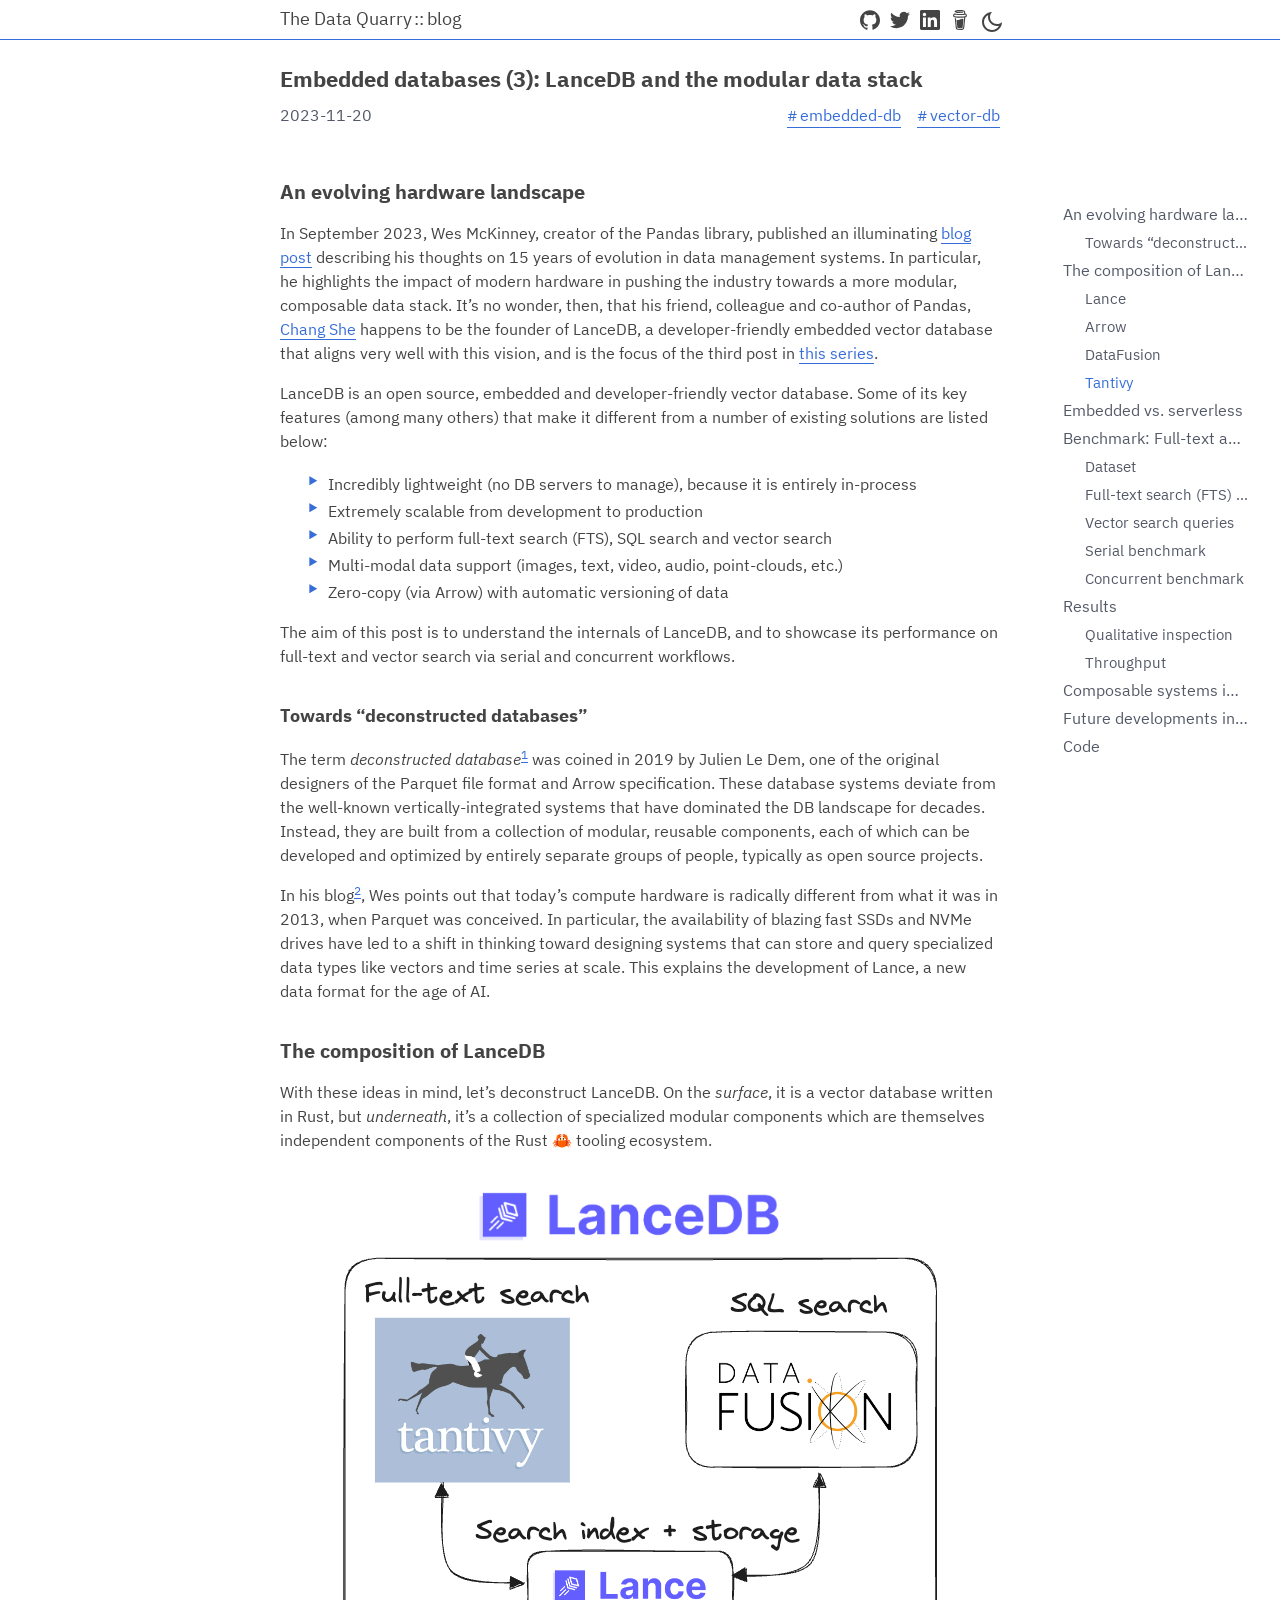
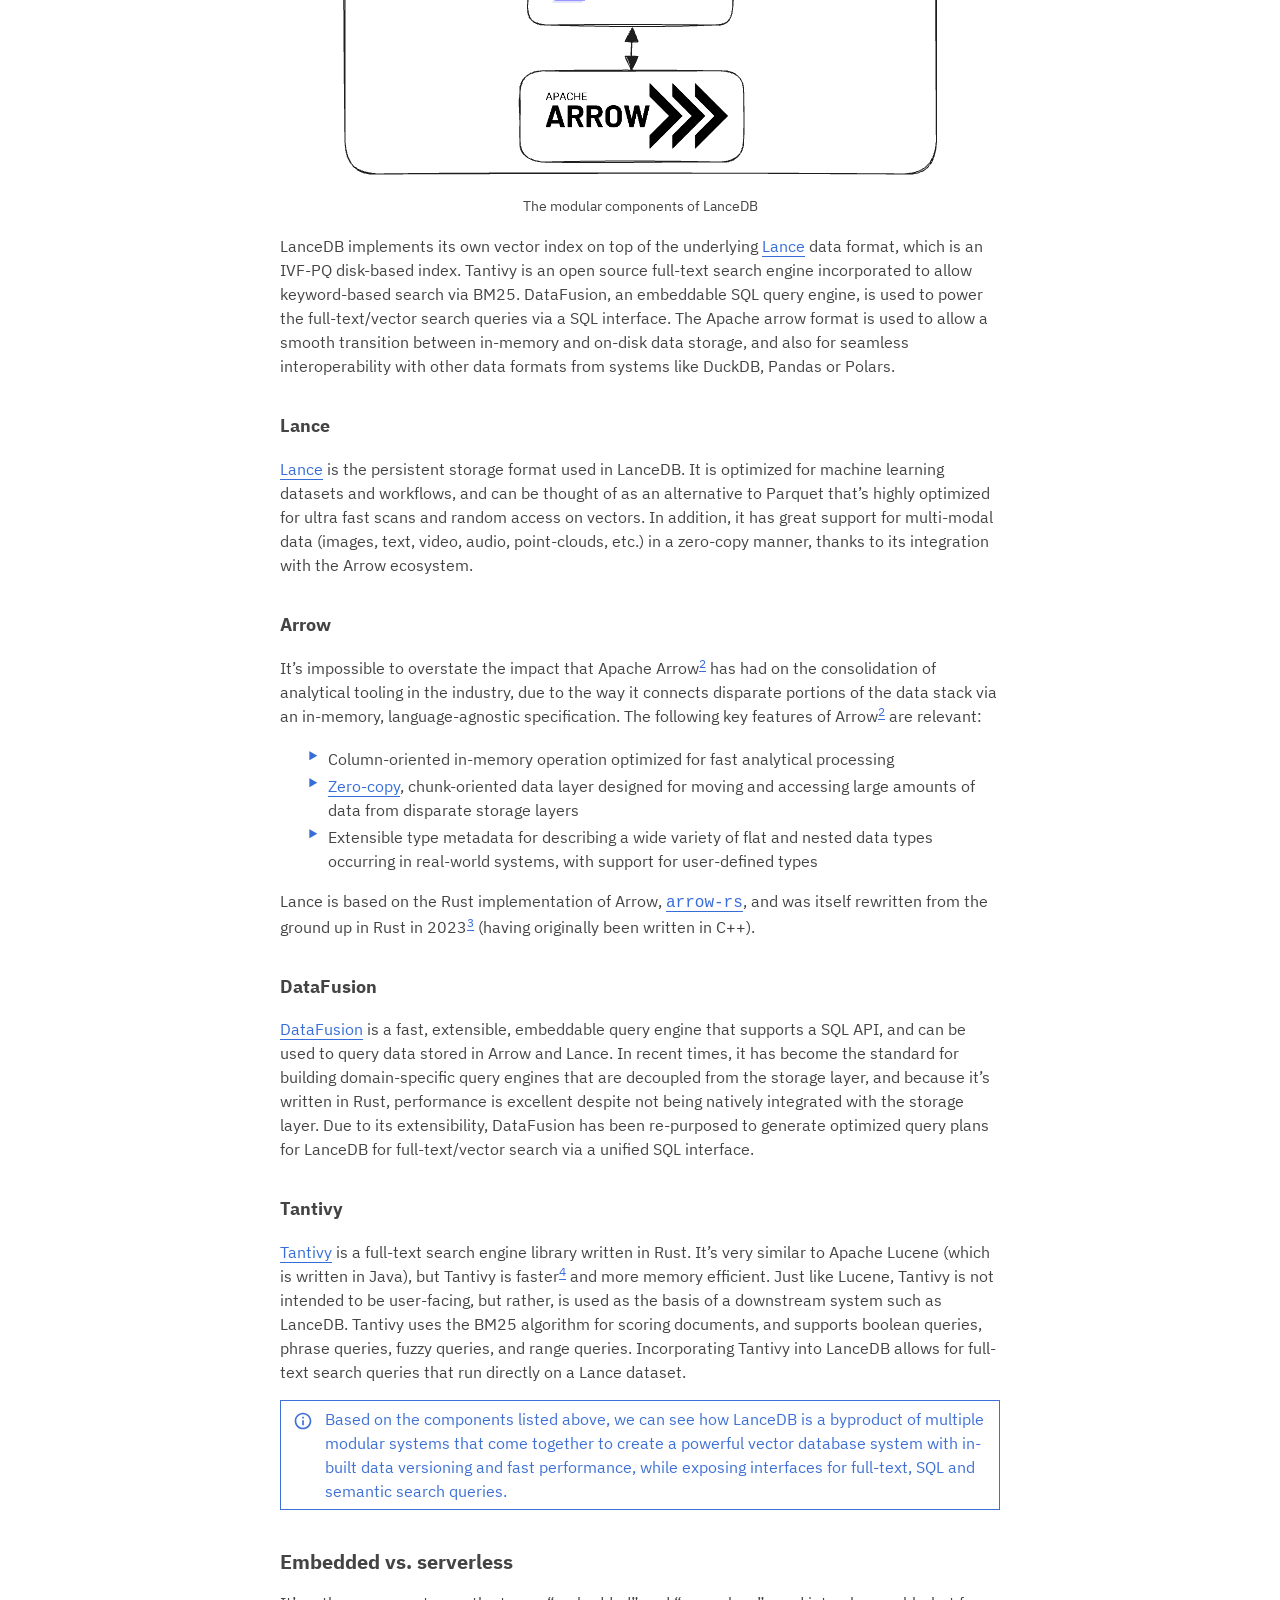
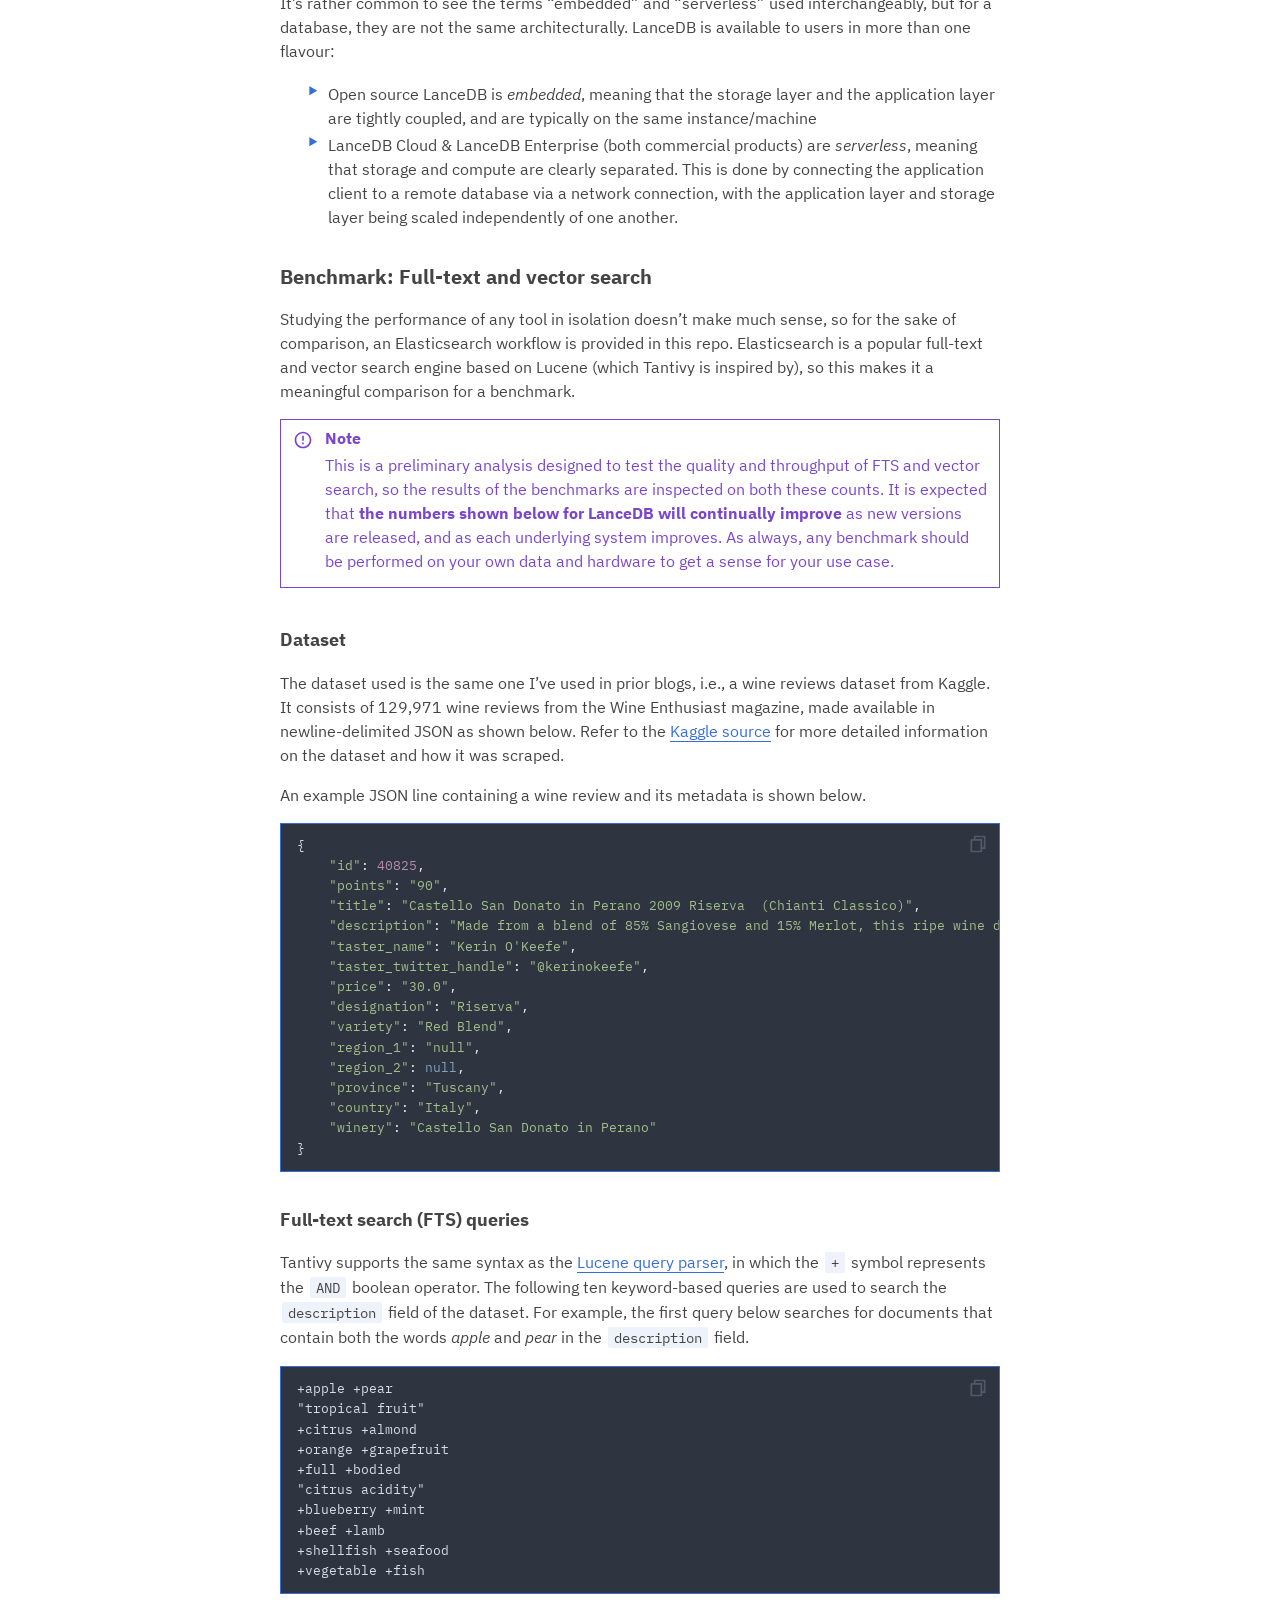
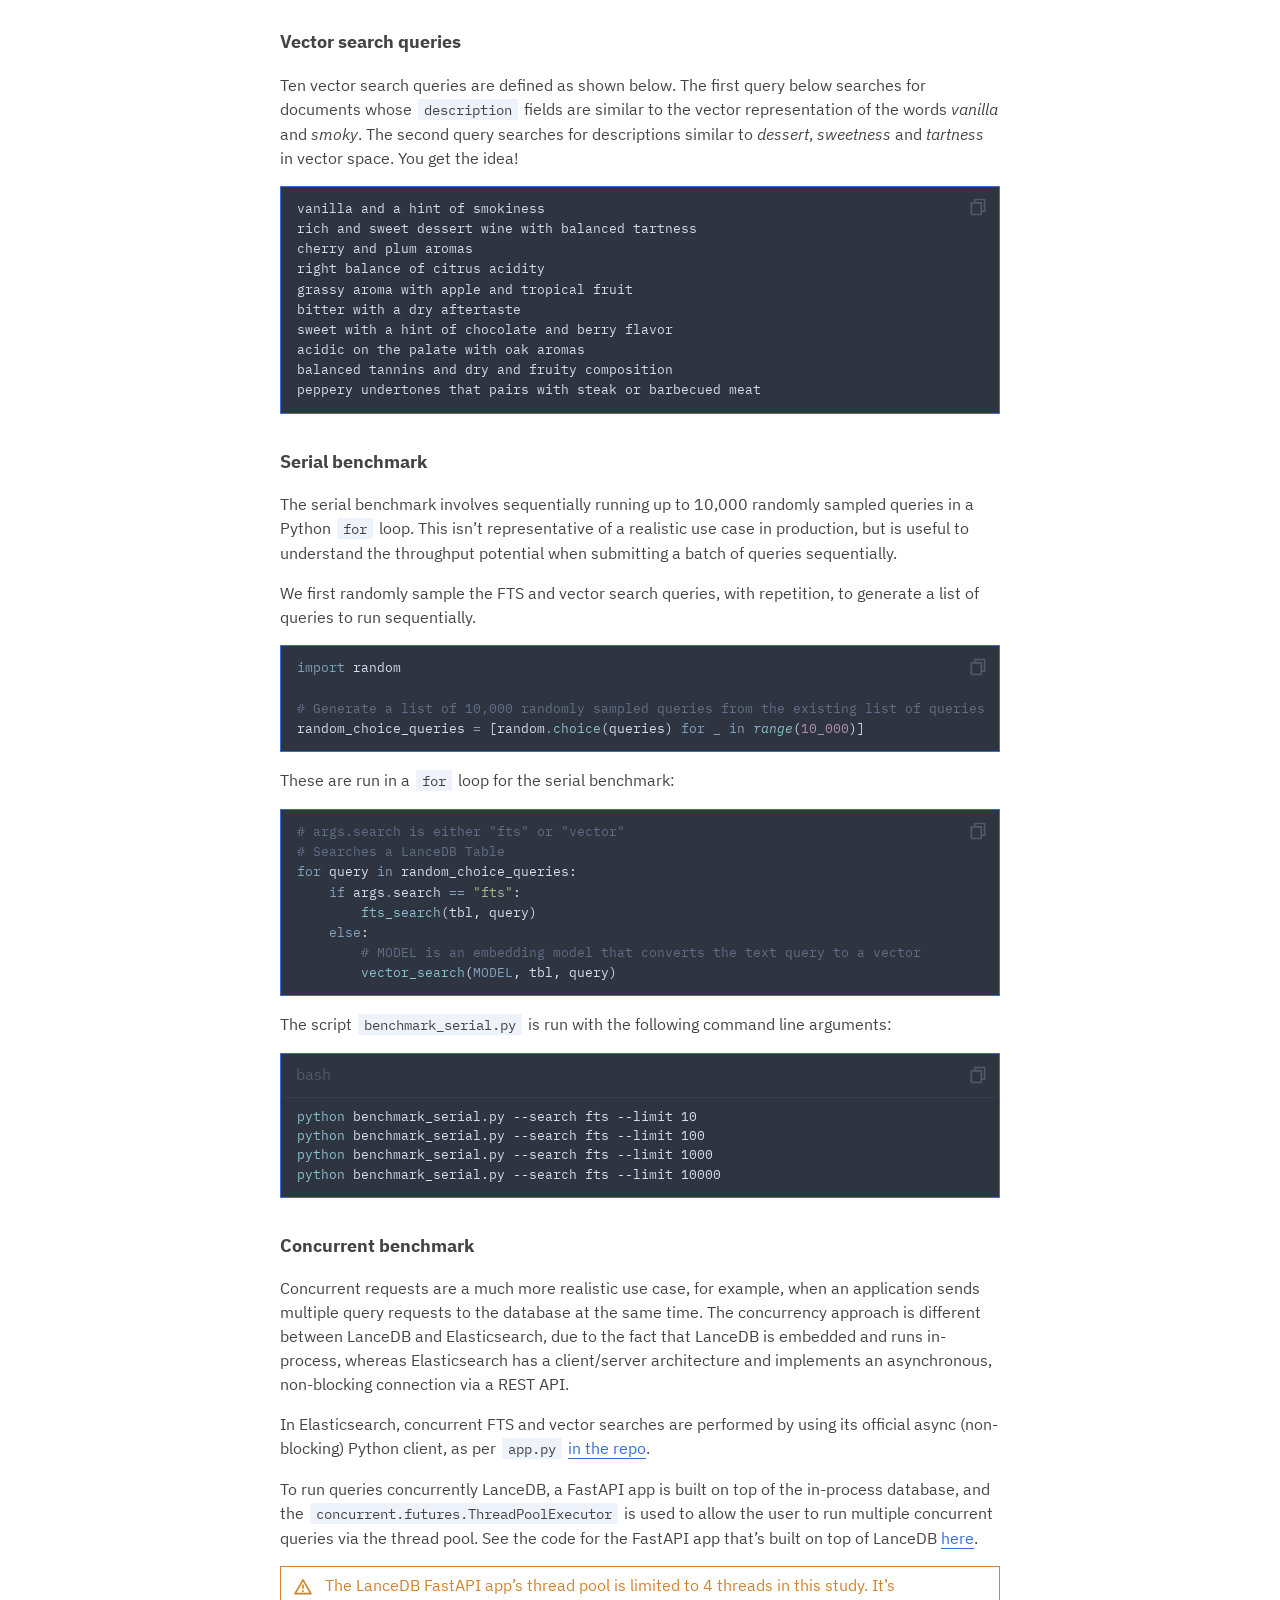
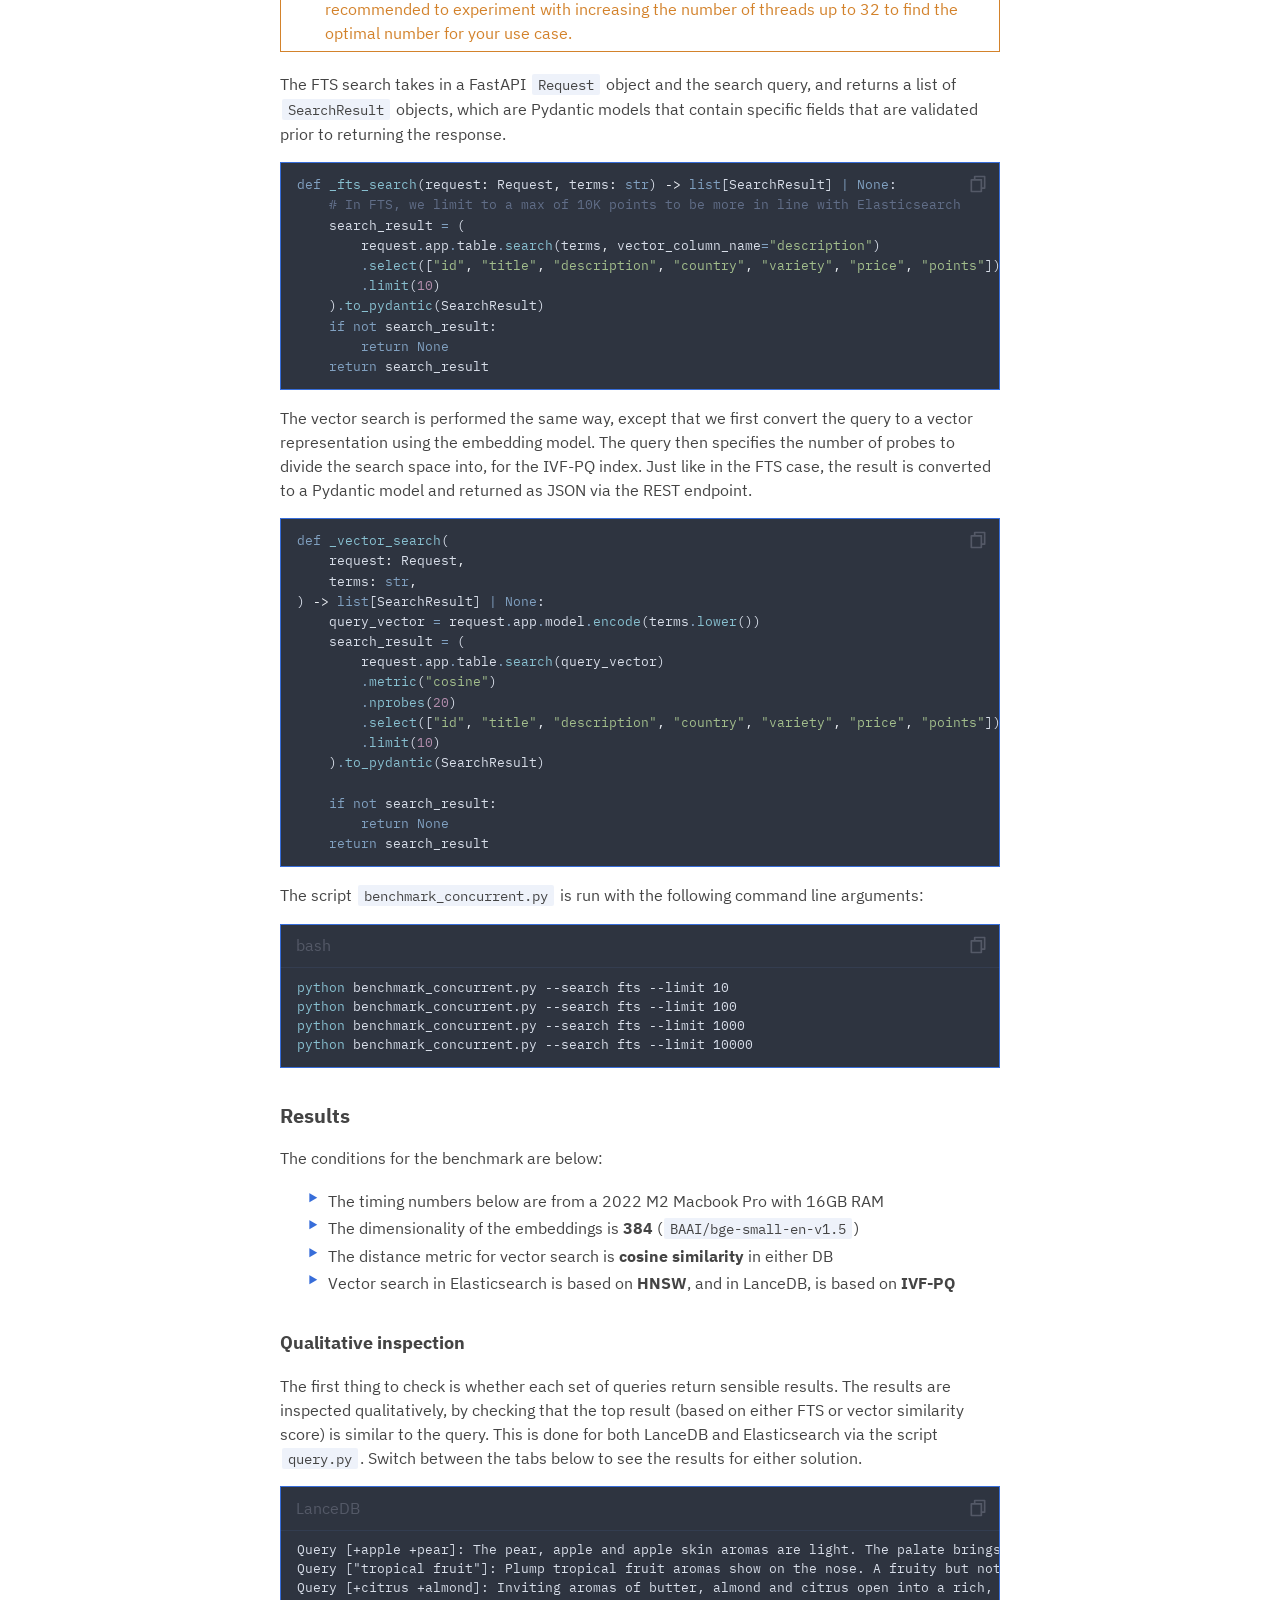
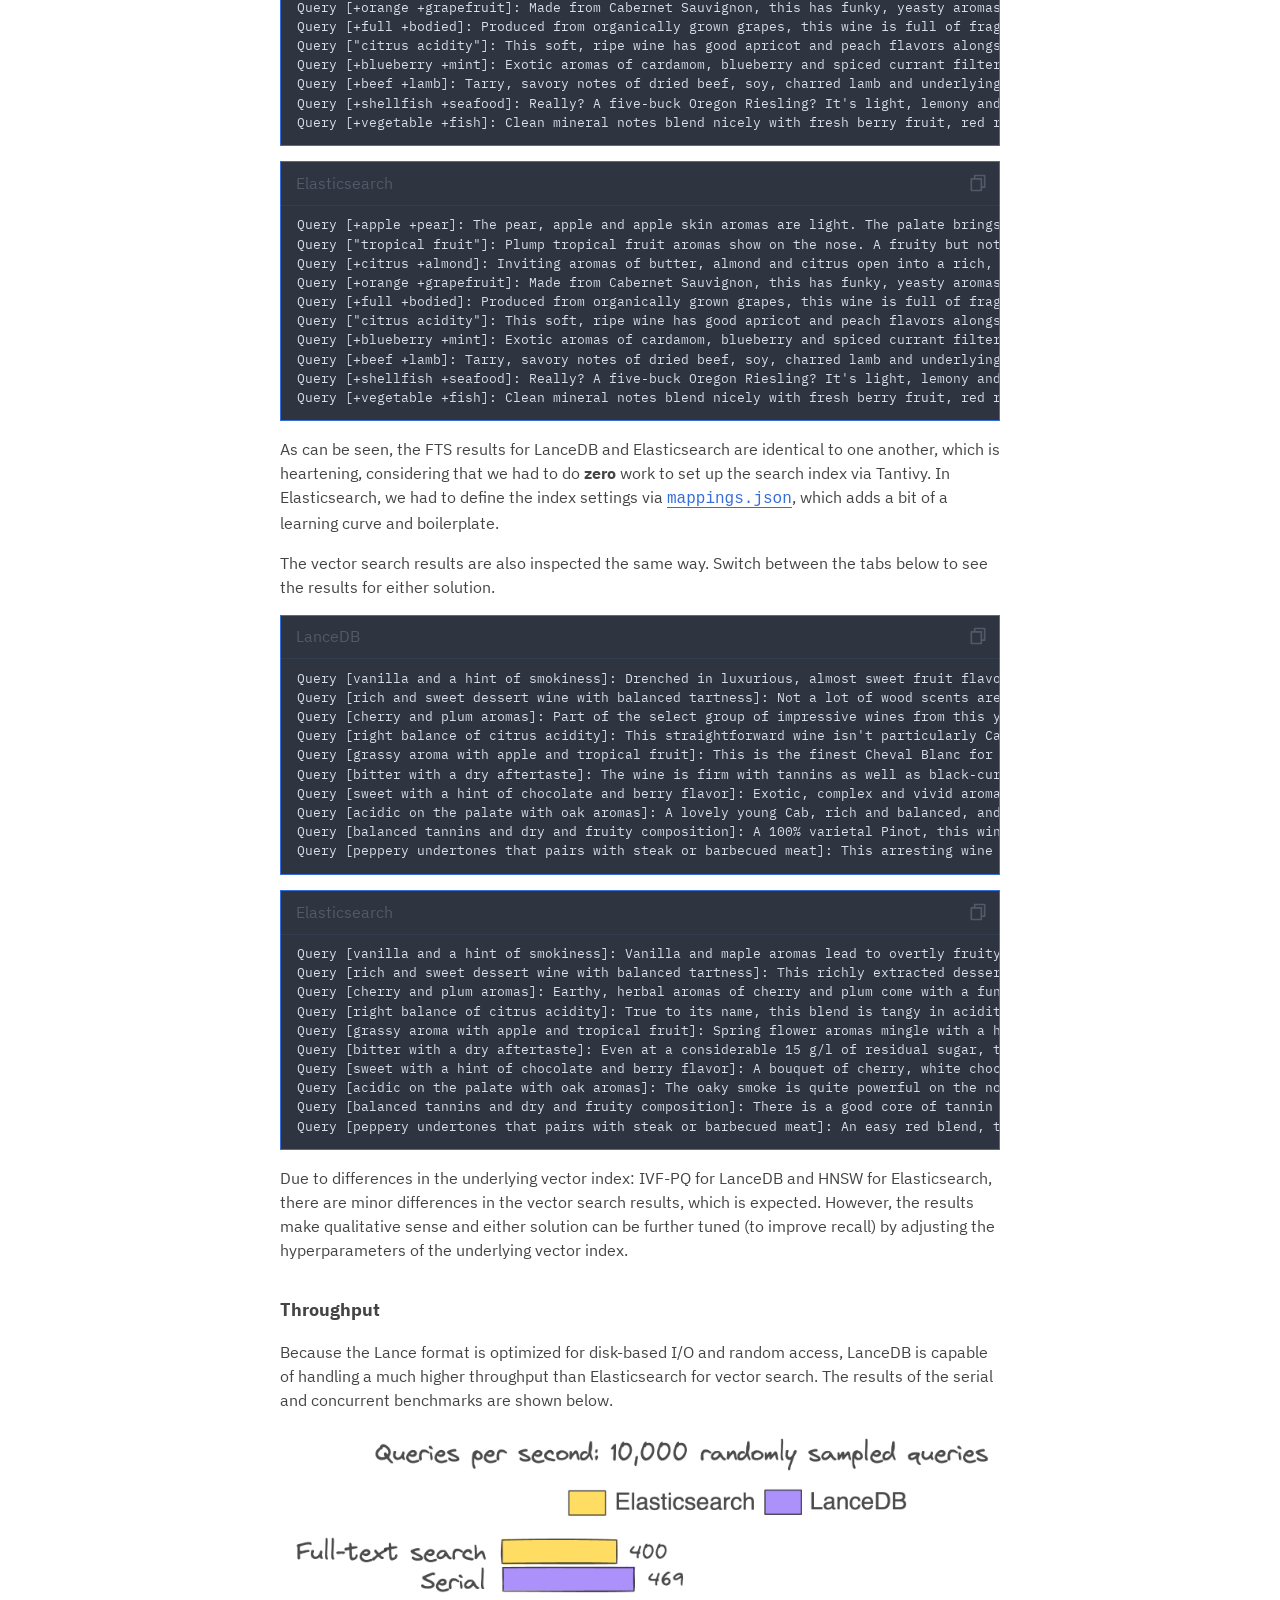
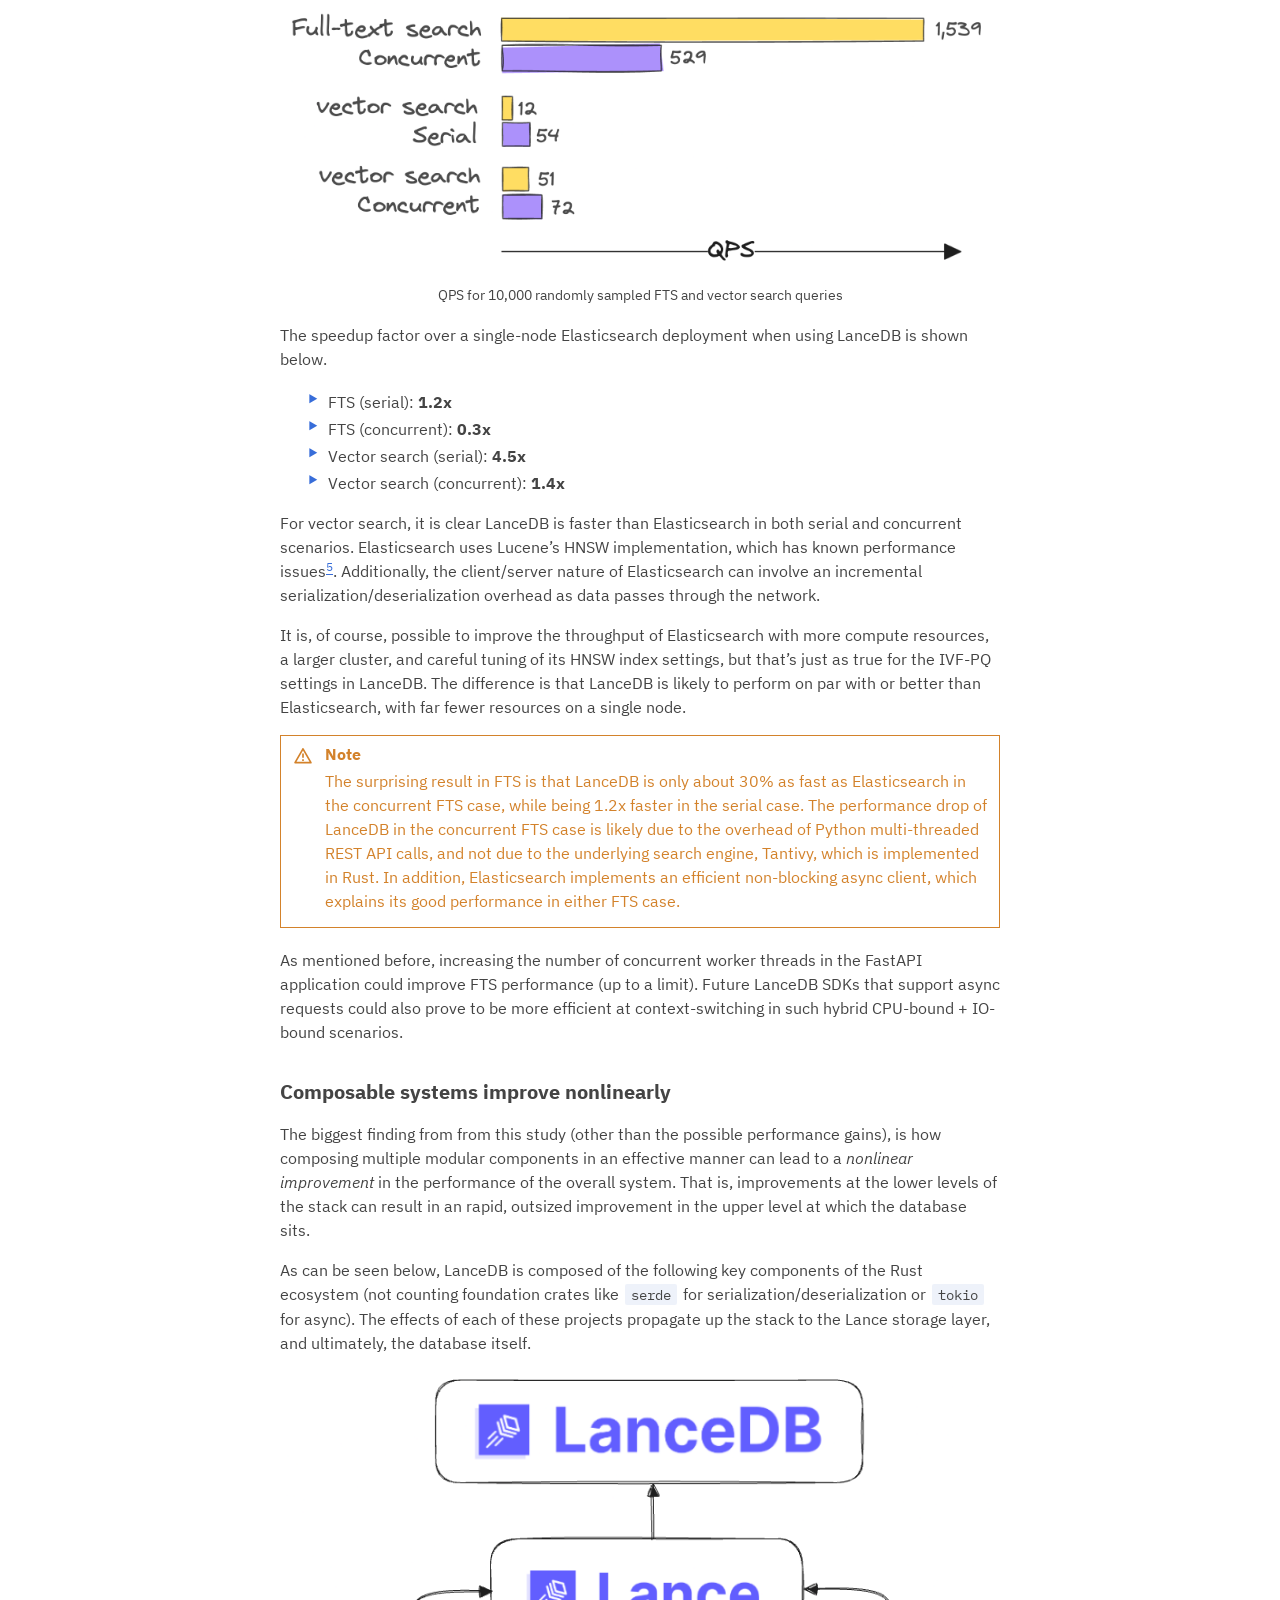
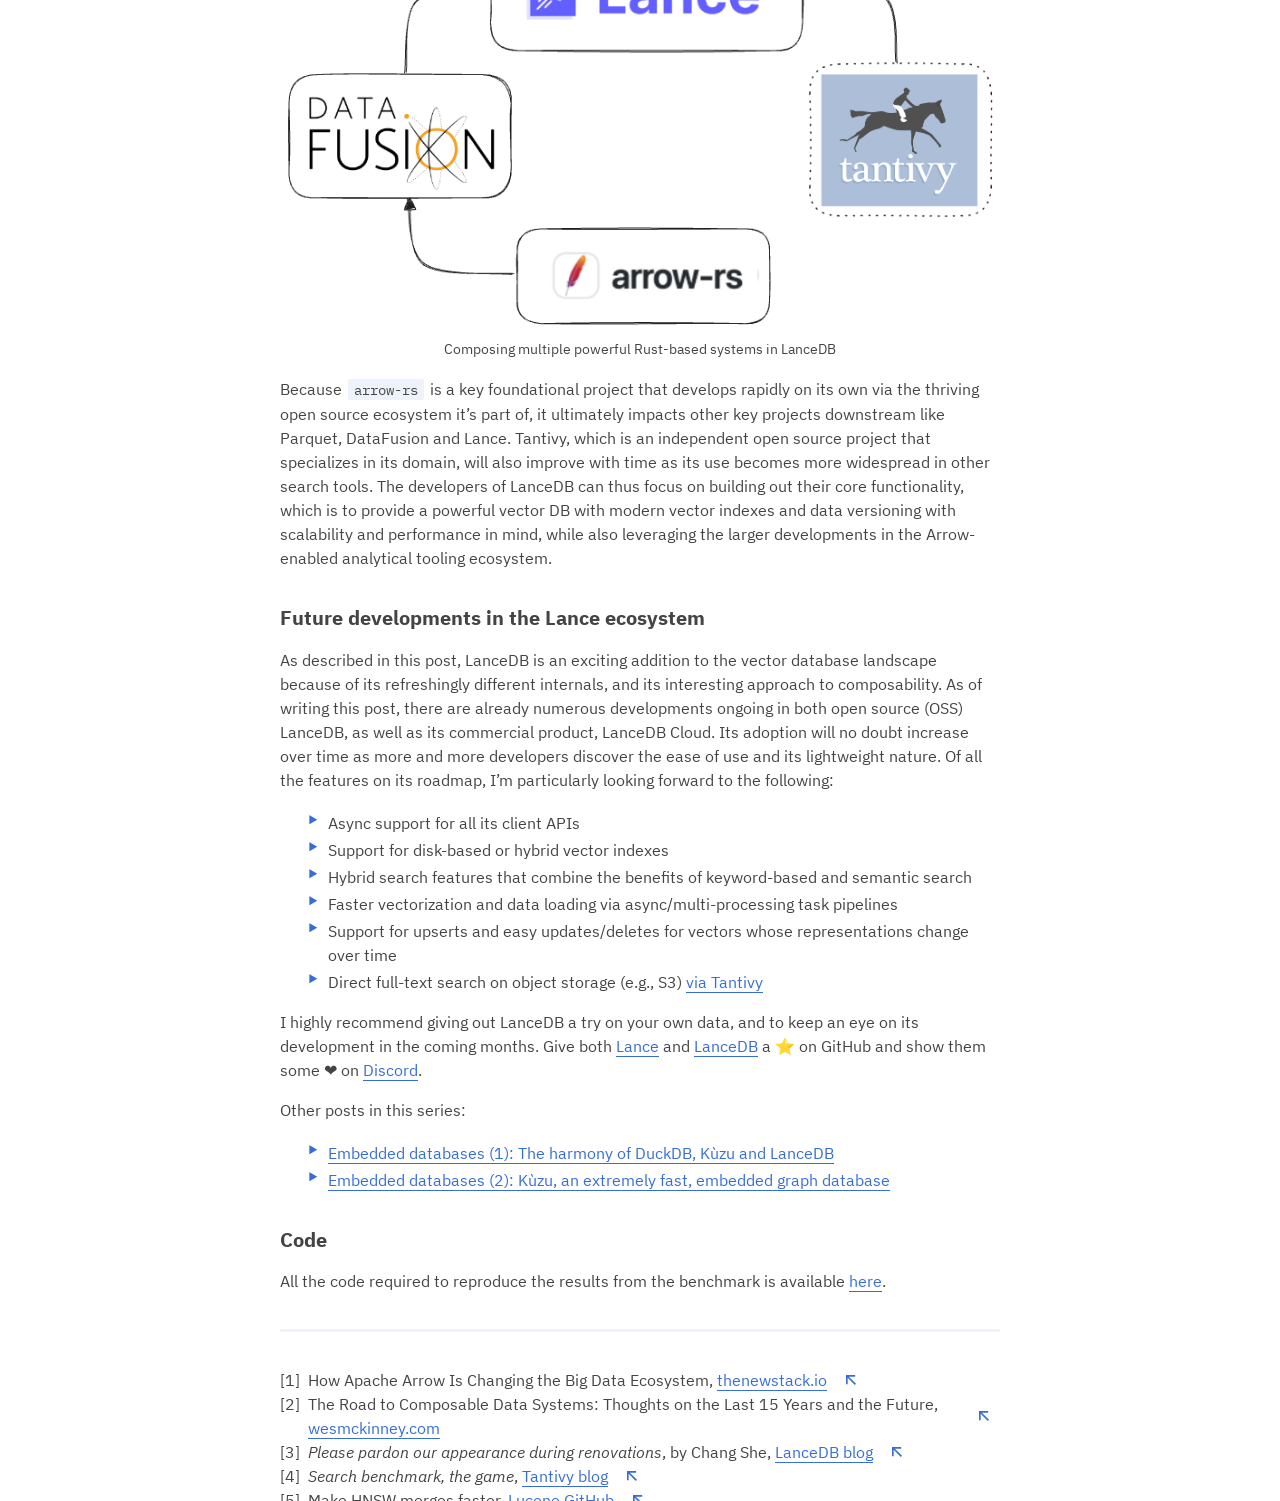
<file: posts/embedded-db-3/index.html>
<!doctype html><html lang=en><head><meta charset=utf-8><meta content="width=device-width,initial-scale=1.0" name=viewport><meta content="light dark" name=color-scheme><title>Embedded databases (3): LanceDB and the modular data stack | The Data Quarry</title><meta content="Embedded databases (3): LanceDB and the modular data stack" property=og:title><meta content="Prashanth Rao" name=author><meta content=en_US property=og:locale><meta content="A case study of LanceDB, an embedded vector DB for full-text, SQL and semantic search" name=description><meta content="A case study of LanceDB, an embedded vector DB for full-text, SQL and semantic search" property=og:description><link href=https://thedataquarry.github.io/posts/embedded-db-3/ rel=canonical><meta content=https://thedataquarry.github.io/posts/embedded-db-3/ property=og:url><meta content="The Data Quarry" property=og:site_name><meta content=https://thedataquarry.github.io/img/dataquarry-banner.png property=og:image><meta content=article property=og:type><meta content=2023-11-20T00:00:00+00:00 property=article:published_time><meta " content=summary_large_image name=twitter:card><meta content=https://thedataquarry.github.io/img/dataquarry-banner.png property=twitter:image><meta content="Embedded databases (3): LanceDB and the modular data stack" property=twitter:title><meta content=@tech_optimist name=twitter:site><meta content="A case study of LanceDB, an embedded vector DB for full-text, SQL and semantic search" name=description><title>Embedded databases (3): LanceDB and the modular data stack</title><link href=/img/favicon-32x32.png rel=icon sizes=32x32 type=image/png><link href=/img/favicon-16x16.png rel=icon sizes=16x16 type=image/png><link href=/img/apple-touch-icon.png rel=apple-touch-icon sizes=180x180><style>body{--primary-color:#376dd9;--primary-pale-color:#698bcf1c;--inline-code-color:#444;--text-color:#444;--text-pale-color:#545967;--bg-color:#fff;--highlight-mark-color:#5f75b045;--callout-note-color:#3e70d6;--callout-important-color:#7a46cd;--callout-warning-color:#d3822b;--callout-alert-color:#d43f3f;--callout-question-color:#3089b5;--callout-tip-color:#35a06b;--main-font:"IBMPlexSans",ui-sans-serif,system-ui,-apple-system,BlinkMacSystemFont,"Segoe UI",Roboto,"Helvetica Neue",Arial,"Noto Sans",sans-serif,"Apple Color Emoji","Segoe UI Emoji","Segoe UI Symbol","Noto Color Emoji";--code-font:"IBMPlexMono",ui-monospace,SFMono-Regular,Menlo,Monaco,Consolas,"Liberation Mono","Courier New",monospace;--homepage-max-width:750px;--main-max-width:750px;--avatar-size:175px;--paragraph-font-size:16px;--paragraph-line-height:1.5em;--aside-font-size:16px;--img-border-radius:4px;--inline-code-border-radius:2px}body.dark{--primary-color:#689afd;--primary-pale-color:#93acdd1c;--inline-code-color:#d2d2d2;--text-color:#ddd;--text-pale-color:#a0a0a0;--bg-color:#202124;--highlight-mark-color:#5f75b045;--callout-note-color:#698bcf;--callout-important-color:#9374c5;--callout-warning-color:#c99054;--callout-alert-color:#d35757;--callout-question-color:#5091b2;--callout-tip-color:#3ea06f}</style><link href=/main.css rel=stylesheet><script async data-website-id=01228822-c189-4b8a-93ba-733d045bf346 src=https://analytics.eu.umami.is/script.js></script><body class=post><script>if(localStorage.getItem('theme')=='dark'){document.body.classList.add('dark');const a=document.querySelector('link#hl');if(a)a.href='/hl-dark.css'}</script><header class=blur><div id=header-wrapper><nav><a href=/>The Data Quarry</a><button aria-label="toggle expand" class=separator id=toggler>::</button><span class="wrap left fold">{</span><a href=/posts>blog</a><span class="wrap-separator fold">,</span><a class=fold href=/talks>talks</a><span class="wrap-separator fold">,</span><a class=fold href=/projects>projects</a><span class="wrap right fold">} ;</span></nav><div id=btns><a rel="noreferrer noopener" aria-label=GitHub href=https://github.com/prrao87 target=_blank> <svg viewbox="0 0 24 24" xmlns=http://www.w3.org/2000/svg><title>GitHub</title><path d="M12 .297c-6.63 0-12 5.373-12 12 0 5.303 3.438 9.8 8.205 11.385.6.113.82-.258.82-.577 0-.285-.01-1.04-.015-2.04-3.338.724-4.042-1.61-4.042-1.61C4.422 18.07 3.633 17.7 3.633 17.7c-1.087-.744.084-.729.084-.729 1.205.084 1.838 1.236 1.838 1.236 1.07 1.835 2.809 1.305 3.495.998.108-.776.417-1.305.76-1.605-2.665-.3-5.466-1.332-5.466-5.93 0-1.31.465-2.38 1.235-3.22-.135-.303-.54-1.523.105-3.176 0 0 1.005-.322 3.3 1.23.96-.267 1.98-.399 3-.405 1.02.006 2.04.138 3 .405 2.28-1.552 3.285-1.23 3.285-1.23.645 1.653.24 2.873.12 3.176.765.84 1.23 1.91 1.23 3.22 0 4.61-2.805 5.625-5.475 5.92.42.36.81 1.096.81 2.22 0 1.606-.015 2.896-.015 3.286 0 .315.21.69.825.57C20.565 22.092 24 17.592 24 12.297c0-6.627-5.373-12-12-12" fill=currentColor></path></svg> </a><a rel="noreferrer noopener" aria-label=Twitter href=https://twitter.com/tech_optimist target=_blank> <svg viewbox="0 0 24 24" xmlns=http://www.w3.org/2000/svg><title>Twitter</title><path d="M23.953 4.57a10 10 0 01-2.825.775 4.958 4.958 0 002.163-2.723c-.951.555-2.005.959-3.127 1.184a4.92 4.92 0 00-8.384 4.482C7.69 8.095 4.067 6.13 1.64 3.162a4.822 4.822 0 00-.666 2.475c0 1.71.87 3.213 2.188 4.096a4.904 4.904 0 01-2.228-.616v.06a4.923 4.923 0 003.946 4.827 4.996 4.996 0 01-2.212.085 4.936 4.936 0 004.604 3.417 9.867 9.867 0 01-6.102 2.105c-.39 0-.779-.023-1.17-.067a13.995 13.995 0 007.557 2.209c9.053 0 13.998-7.496 13.998-13.985 0-.21 0-.42-.015-.63A9.935 9.935 0 0024 4.59z" fill=currentColor></path></svg> </a><a rel="noreferrer noopener" aria-label=LinkedIn href=https://www.linkedin.com/in/prrao87 target=_blank> <svg viewbox="0 0 24 24" xmlns=http://www.w3.org/2000/svg><title>LinkedIn</title><path d="M20.447 20.452h-3.554v-5.569c0-1.328-.027-3.037-1.852-3.037-1.853 0-2.136 1.445-2.136 2.939v5.667H9.351V9h3.414v1.561h.046c.477-.9 1.637-1.85 3.37-1.85 3.601 0 4.267 2.37 4.267 5.455v6.286zM5.337 7.433c-1.144 0-2.063-.926-2.063-2.065 0-1.138.92-2.063 2.063-2.063 1.14 0 2.064.925 2.064 2.063 0 1.139-.925 2.065-2.064 2.065zm1.782 13.019H3.555V9h3.564v11.452zM22.225 0H1.771C.792 0 0 .774 0 1.729v20.542C0 23.227.792 24 1.771 24h20.451C23.2 24 24 23.227 24 22.271V1.729C24 .774 23.2 0 22.222 0h.003z" fill=currentColor></path></svg> </a><a aria-label="Buy me a coffee" rel="noreferrer noopener" href=https://www.buymeacoffee.com/prrao87 target=_blank> <svg viewbox="0 0 24 24" xmlns=http://www.w3.org/2000/svg><title>Buy Me A Coffee</title><path d="M20.216 6.415l-.132-.666c-.119-.598-.388-1.163-1.001-1.379-.197-.069-.42-.098-.57-.241-.152-.143-.196-.366-.231-.572-.065-.378-.125-.756-.192-1.133-.057-.325-.102-.69-.25-.987-.195-.4-.597-.634-.996-.788a5.723 5.723 0 00-.626-.194c-1-.263-2.05-.36-3.077-.416a25.834 25.834 0 00-3.7.062c-.915.083-1.88.184-2.75.5-.318.116-.646.256-.888.501-.297.302-.393.77-.177 1.146.154.267.415.456.692.58.36.162.737.284 1.123.366 1.075.238 2.189.331 3.287.37 1.218.05 2.437.01 3.65-.118.299-.033.598-.073.896-.119.352-.054.578-.513.474-.834-.124-.383-.457-.531-.834-.473-.466.074-.96.108-1.382.146-1.177.08-2.358.082-3.536.006a22.228 22.228 0 01-1.157-.107c-.086-.01-.18-.025-.258-.036-.243-.036-.484-.08-.724-.13-.111-.027-.111-.185 0-.212h.005c.277-.06.557-.108.838-.147h.002c.131-.009.263-.032.394-.048a25.076 25.076 0 013.426-.12c.674.019 1.347.067 2.017.144l.228.031c.267.04.533.088.798.145.392.085.895.113 1.07.542.055.137.08.288.111.431l.319 1.484a.237.237 0 01-.199.284h-.003c-.037.006-.075.01-.112.015a36.704 36.704 0 01-4.743.295 37.059 37.059 0 01-4.699-.304c-.14-.017-.293-.042-.417-.06-.326-.048-.649-.108-.973-.161-.393-.065-.768-.032-1.123.161-.29.16-.527.404-.675.701-.154.316-.199.66-.267 1-.069.34-.176.707-.135 1.056.087.753.613 1.365 1.37 1.502a39.69 39.69 0 0011.343.376.483.483 0 01.535.53l-.071.697-1.018 9.907c-.041.41-.047.832-.125 1.237-.122.637-.553 1.028-1.182 1.171-.577.131-1.165.2-1.756.205-.656.004-1.31-.025-1.966-.022-.699.004-1.556-.06-2.095-.58-.475-.458-.54-1.174-.605-1.793l-.731-7.013-.322-3.094c-.037-.351-.286-.695-.678-.678-.336.015-.718.3-.678.679l.228 2.185.949 9.112c.147 1.344 1.174 2.068 2.446 2.272.742.12 1.503.144 2.257.156.966.016 1.942.053 2.892-.122 1.408-.258 2.465-1.198 2.616-2.657.34-3.332.683-6.663 1.024-9.995l.215-2.087a.484.484 0 01.39-.426c.402-.078.787-.212 1.074-.518.455-.488.546-1.124.385-1.766zm-1.478.772c-.145.137-.363.201-.578.233-2.416.359-4.866.54-7.308.46-1.748-.06-3.477-.254-5.207-.498-.17-.024-.353-.055-.47-.18-.22-.236-.111-.71-.054-.995.052-.26.152-.609.463-.646.484-.057 1.046.148 1.526.22.577.088 1.156.159 1.737.212 2.48.226 5.002.19 7.472-.14.45-.06.899-.13 1.345-.21.399-.072.84-.206 1.08.206.166.281.188.657.162.974a.544.544 0 01-.169.364zm-6.159 3.9c-.862.37-1.84.788-3.109.788a5.884 5.884 0 01-1.569-.217l.877 9.004c.065.78.717 1.38 1.5 1.38 0 0 1.243.065 1.658.065.447 0 1.786-.065 1.786-.065.783 0 1.434-.6 1.499-1.38l.94-9.95a3.996 3.996 0 00-1.322-.238c-.826 0-1.491.284-2.26.613z" fill=currentColor></path></svg> </a><button aria-label="theme switch" data-moon-icon='<svg xmlns="http://www.w3.org/2000/svg" viewBox="0 0 24 24" width="24" height="24"><path d="M10 7C10 10.866 13.134 14 17 14C18.9584 14 20.729 13.1957 21.9995 11.8995C22 11.933 22 11.9665 22 12C22 17.5228 17.5228 22 12 22C6.47715 22 2 17.5228 2 12C2 6.47715 6.47715 2 12 2C12.0335 2 12.067 2 12.1005 2.00049C10.8043 3.27098 10 5.04157 10 7ZM4 12C4 16.4183 7.58172 20 12 20C15.0583 20 17.7158 18.2839 19.062 15.7621C18.3945 15.9187 17.7035 16 17 16C12.0294 16 8 11.9706 8 7C8 6.29648 8.08133 5.60547 8.2379 4.938C5.71611 6.28423 4 8.9417 4 12Z" fill="currentColor"></path></svg>' data-sun-icon='<svg xmlns="http://www.w3.org/2000/svg" viewBox="0 0 24 24" width="24" height="24"><path d="M12 18C8.68629 18 6 15.3137 6 12C6 8.68629 8.68629 6 12 6C15.3137 6 18 8.68629 18 12C18 15.3137 15.3137 18 12 18ZM12 16C14.2091 16 16 14.2091 16 12C16 9.79086 14.2091 8 12 8C9.79086 8 8 9.79086 8 12C8 14.2091 9.79086 16 12 16ZM11 1H13V4H11V1ZM11 20H13V23H11V20ZM3.51472 4.92893L4.92893 3.51472L7.05025 5.63604L5.63604 7.05025L3.51472 4.92893ZM16.9497 18.364L18.364 16.9497L20.4853 19.0711L19.0711 20.4853L16.9497 18.364ZM19.0711 3.51472L20.4853 4.92893L18.364 7.05025L16.9497 5.63604L19.0711 3.51472ZM5.63604 16.9497L7.05025 18.364L4.92893 20.4853L3.51472 19.0711L5.63604 16.9497ZM23 11V13H20V11H23ZM4 11V13H1V11H4Z" fill="currentColor"></path></svg>' id=theme-toggle><svg viewbox="0 0 24 24" height=24 width=24 xmlns=http://www.w3.org/2000/svg><path d="M10 7C10 10.866 13.134 14 17 14C18.9584 14 20.729 13.1957 21.9995 11.8995C22 11.933 22 11.9665 22 12C22 17.5228 17.5228 22 12 22C6.47715 22 2 17.5228 2 12C2 6.47715 6.47715 2 12 2C12.0335 2 12.067 2 12.1005 2.00049C10.8043 3.27098 10 5.04157 10 7ZM4 12C4 16.4183 7.58172 20 12 20C15.0583 20 17.7158 18.2839 19.062 15.7621C18.3945 15.9187 17.7035 16 17 16C12.0294 16 8 11.9706 8 7C8 6.29648 8.08133 5.60547 8.2379 4.938C5.71611 6.28423 4 8.9417 4 12Z" fill=currentColor></path></svg></button><button aria-label="table of content" id=toc-toggle><svg viewbox="0 0 24 24" height=24 width=24 xmlns=http://www.w3.org/2000/svg><path d="M3 4H21V6H3V4ZM3 11H15V13H3V11ZM3 18H21V20H3V18Z" fill=currentColor></path></svg></button></div></div></header><div id=wrapper><div id=blank></div><aside class=blur><nav><ul><li><a class=h2 href=#an-evolving-hardware-landscape>An evolving hardware landscape</a> <ul><li><a class=h3 href=#towards-deconstructed-databases>Towards “deconstructed databases”</a></ul><li><a class=h2 href=#the-composition-of-lancedb>The composition of LanceDB</a> <ul><li><a class=h3 href=#lance>Lance</a><li><a class=h3 href=#arrow>Arrow</a><li><a class=h3 href=#datafusion>DataFusion</a><li><a class=h3 href=#tantivy>Tantivy</a></ul><li><a class=h2 href=#embedded-vs-serverless>Embedded vs. serverless</a><li><a class=h2 href=#benchmark-full-text-and-vector-search>Benchmark: Full-text and vector search</a> <ul><li><a class=h3 href=#dataset>Dataset</a><li><a class=h3 href=#full-text-search-fts-queries>Full-text search (FTS) queries</a><li><a class=h3 href=#vector-search-queries>Vector search queries</a><li><a class=h3 href=#serial-benchmark>Serial benchmark</a><li><a class=h3 href=#concurrent-benchmark>Concurrent benchmark</a></ul><li><a class=h2 href=#results>Results</a> <ul><li><a class=h3 href=#qualitative-inspection>Qualitative inspection</a><li><a class=h3 href=#throughput>Throughput</a></ul><li><a class=h2 href=#composable-systems-improve-nonlinearly>Composable systems improve nonlinearly</a><li><a class=h2 href=#future-developments-in-the-lance-ecosystem>Future developments in the Lance ecosystem</a><li><a class=h2 href=#code>Code</a></ul></nav><button aria-label="back to top" id=back-to-top><svg viewbox="0 0 24 24" height=24 width=24 xmlns=http://www.w3.org/2000/svg><path d="M11.9997 10.8284L7.04996 15.7782L5.63574 14.364L11.9997 8L18.3637 14.364L16.9495 15.7782L11.9997 10.8284Z" fill=currentColor></path></svg></button></aside><main><div><div data-check-icon='<svg xmlns="http://www.w3.org/2000/svg" viewBox="0 0 24 24" width="24" height="24"><path d="M10.0007 15.1709L19.1931 5.97852L20.6073 7.39273L10.0007 17.9993L3.63672 11.6354L5.05093 10.2212L10.0007 15.1709Z" fill="currentColor"></path></svg>' data-copy-icon='<svg xmlns="http://www.w3.org/2000/svg" viewBox="0 0 24 24" width="24" height="24"><path d="M6.9998 6V3C6.9998 2.44772 7.44752 2 7.9998 2H19.9998C20.5521 2 20.9998 2.44772 20.9998 3V17C20.9998 17.5523 20.5521 18 19.9998 18H16.9998V20.9991C16.9998 21.5519 16.5499 22 15.993 22H4.00666C3.45059 22 3 21.5554 3 20.9991L3.0026 7.00087C3.0027 6.44811 3.45264 6 4.00942 6H6.9998ZM5.00242 8L5.00019 20H14.9998V8H5.00242ZM8.9998 6H16.9998V16H18.9998V4H8.9998V6Z" fill="currentColor"></path></svg>' id=copy-cfg style=display:none></div><article data-backlink-icon='<svg xmlns="http://www.w3.org/2000/svg" viewBox="0 0 24 24" width="20" height="20"><path d="M9.41421 8L18.0208 16.6066L16.6066 18.0208L8 9.41421V17H6V6H17V8H9.41421Z" fill="currentColor"></path></svg>' class=prose><h1>Embedded databases (3): LanceDB and the modular data stack</h1><div id=post-info><div id=date><span id=publish>2023-11-20</span></div><div id=tags><a href=https://thedataquarry.github.io/tags/embedded-db><span>#</span>embedded-db</a><a href=https://thedataquarry.github.io/tags/vector-db><span>#</span>vector-db</a></div></div><h2 id=an-evolving-hardware-landscape>An evolving hardware landscape<a aria-label="Anchor link for: an-evolving-hardware-landscape" class=zola-anchor href=#an-evolving-hardware-landscape>#</a></h2><p>In September 2023, Wes McKinney, creator of the Pandas library, published an illuminating <a rel="nofollow noreferrer" href=https://wesmckinney.com/blog/looking-back-15-years/>blog post</a> describing his thoughts on 15 years of evolution in data management systems. In particular, he highlights the impact of modern hardware in pushing the industry towards a more modular, composable data stack. It’s no wonder, then, that his friend, colleague and co-author of Pandas, <a rel="nofollow noreferrer" href=https://github.com/changhiskhan>Chang She</a> happens to be the founder of LanceDB, a developer-friendly embedded vector database that aligns very well with this vision, and is the focus of the third post in <a rel="nofollow noreferrer" href=https://thedataquarry.com/tags/embedded-db/>this series</a>.<p>LanceDB is an open source, embedded and developer-friendly vector database. Some of its key features (among many others) that make it different from a number of existing solutions are listed below:<ul><li>Incredibly lightweight (no DB servers to manage), because it is entirely in-process<li>Extremely scalable from development to production<li>Ability to perform full-text search (FTS), SQL search and vector search<li>Multi-modal data support (images, text, video, audio, point-clouds, etc.)<li>Zero-copy (via Arrow) with automatic versioning of data</ul><p>The aim of this post is to understand the internals of LanceDB, and to showcase its performance on full-text and vector search via serial and concurrent workflows.<h3 id=towards-deconstructed-databases>Towards “deconstructed databases”<a aria-label="Anchor link for: towards-deconstructed-databases" class=zola-anchor href=#towards-deconstructed-databases>#</a></h3><p>The term <em>deconstructed database</em><sup class=footnote-reference><a href=#1>1</a></sup> was coined in 2019 by Julien Le Dem, one of the original designers of the Parquet file format and Arrow specification. These database systems deviate from the well-known vertically-integrated systems that have dominated the DB landscape for decades. Instead, they are built from a collection of modular, reusable components, each of which can be developed and optimized by entirely separate groups of people, typically as open source projects.<p>In his blog<sup class=footnote-reference><a href=#2>2</a></sup>, Wes points out that today’s compute hardware is radically different from what it was in 2013, when Parquet was conceived. In particular, the availability of blazing fast SSDs and NVMe drives have led to a shift in thinking toward designing systems that can store and query specialized data types like vectors and time series at scale. This explains the development of Lance, a new data format for the age of AI.<h2 id=the-composition-of-lancedb>The composition of LanceDB<a aria-label="Anchor link for: the-composition-of-lancedb" class=zola-anchor href=#the-composition-of-lancedb>#</a></h2><p>With these ideas in mind, let’s deconstruct LanceDB. On the <em>surface</em>, it is a vector database written in Rust, but <em>underneath</em>, it’s a collection of specialized modular components which are themselves independent components of the Rust 🦀 tooling ecosystem.<figure><img alt="The modular components of LanceDB" loading=lazy src=lancedb-components.png><figcaption>The modular components of LanceDB</figcaption></figure><p>LanceDB implements its own vector index on top of the underlying <a rel="nofollow noreferrer" href=https://lancedb.github.io/lance/>Lance</a> data format, which is an IVF-PQ disk-based index. Tantivy is an open source full-text search engine incorporated to allow keyword-based search via BM25. DataFusion, an embeddable SQL query engine, is used to power the full-text/vector search queries via a SQL interface. The Apache arrow format is used to allow a smooth transition between in-memory and on-disk data storage, and also for seamless interoperability with other data formats from systems like DuckDB, Pandas or Polars.<h3 id=lance>Lance<a aria-label="Anchor link for: lance" class=zola-anchor href=#lance>#</a></h3><p><a rel="nofollow noreferrer" href=https://github.com/lancedb/lance>Lance</a> is the persistent storage format used in LanceDB. It is optimized for machine learning datasets and workflows, and can be thought of as an alternative to Parquet that’s highly optimized for ultra fast scans and random access on vectors. In addition, it has great support for multi-modal data (images, text, video, audio, point-clouds, etc.) in a zero-copy manner, thanks to its integration with the Arrow ecosystem.<h3 id=arrow>Arrow<a aria-label="Anchor link for: arrow" class=zola-anchor href=#arrow>#</a></h3><p>It’s impossible to overstate the impact that Apache Arrow<sup class=footnote-reference><a href=#2>2</a></sup> has had on the consolidation of analytical tooling in the industry, due to the way it connects disparate portions of the data stack via an in-memory, language-agnostic specification. The following key features of Arrow<sup class=footnote-reference><a href=#2>2</a></sup> are relevant:<ul><li>Column-oriented in-memory operation optimized for fast analytical processing<li><a rel="nofollow noreferrer" href=https://en.wikipedia.org/wiki/Zero-copy>Zero-copy</a>, chunk-oriented data layer designed for moving and accessing large amounts of data from disparate storage layers<li>Extensible type metadata for describing a wide variety of flat and nested data types occurring in real-world systems, with support for user-defined types</ul><p>Lance is based on the Rust implementation of Arrow, <a rel="nofollow noreferrer" href=https://github.com/apache/arrow-rs><code>arrow-rs</code></a>, and was itself rewritten from the ground up in Rust in 2023<sup class=footnote-reference><a href=#3>3</a></sup> (having originally been written in C++).<h3 id=datafusion>DataFusion<a aria-label="Anchor link for: datafusion" class=zola-anchor href=#datafusion>#</a></h3><p><a rel="nofollow noreferrer" href=https://github.com/apache/arrow-datafusion>DataFusion</a> is a fast, extensible, embeddable query engine that supports a SQL API, and can be used to query data stored in Arrow and Lance. In recent times, it has become the standard for building domain-specific query engines that are decoupled from the storage layer, and because it’s written in Rust, performance is excellent despite not being natively integrated with the storage layer. Due to its extensibility, DataFusion has been re-purposed to generate optimized query plans for LanceDB for full-text/vector search via a unified SQL interface.<h3 id=tantivy>Tantivy<a aria-label="Anchor link for: tantivy" class=zola-anchor href=#tantivy>#</a></h3><p><a rel="nofollow noreferrer" href=https://github.com/quickwit-oss/tantivy>Tantivy</a> is a full-text search engine library written in Rust. It’s very similar to Apache Lucene (which is written in Java), but Tantivy is faster<sup class=footnote-reference><a href=#4>4</a></sup> and more memory efficient. Just like Lucene, Tantivy is not intended to be user-facing, but rather, is used as the basis of a downstream system such as LanceDB. Tantivy uses the BM25 algorithm for scoring documents, and supports boolean queries, phrase queries, fuzzy queries, and range queries. Incorporating Tantivy into LanceDB allows for full-text search queries that run directly on a Lance dataset.<blockquote class="callout note"><div class=icon><svg viewbox="0 0 24 24" height=20 width=20 xmlns=http://www.w3.org/2000/svg><path d="M12 22C6.47715 22 2 17.5228 2 12C2 6.47715 6.47715 2 12 2C17.5228 2 22 6.47715 22 12C22 17.5228 17.5228 22 12 22ZM12 20C16.4183 20 20 16.4183 20 12C20 7.58172 16.4183 4 12 4C7.58172 4 4 7.58172 4 12C4 16.4183 7.58172 20 12 20ZM11 7H13V9H11V7ZM11 11H13V17H11V11Z" fill=currentColor></path></svg></div><div class=content><p>Based on the components listed above, we can see how LanceDB is a byproduct of multiple modular systems that come together to create a powerful vector database system with in-built data versioning and fast performance, while exposing interfaces for full-text, SQL and semantic search queries.</div></blockquote><h2 id=embedded-vs-serverless>Embedded vs. serverless<a aria-label="Anchor link for: embedded-vs-serverless" class=zola-anchor href=#embedded-vs-serverless>#</a></h2><p>It’s rather common to see the terms “embedded” and “serverless” used interchangeably, but for a database, they are not the same architecturally. LanceDB is available to users in more than one flavour:<ul><li>Open source LanceDB is <em>embedded</em>, meaning that the storage layer and the application layer are tightly coupled, and are typically on the same instance/machine<li>LanceDB Cloud & LanceDB Enterprise (both commercial products) are <em>serverless</em>, meaning that storage and compute are clearly separated. This is done by connecting the application client to a remote database via a network connection, with the application layer and storage layer being scaled independently of one another.</ul><h2 id=benchmark-full-text-and-vector-search>Benchmark: Full-text and vector search<a aria-label="Anchor link for: benchmark-full-text-and-vector-search" class=zola-anchor href=#benchmark-full-text-and-vector-search>#</a></h2><p>Studying the performance of any tool in isolation doesn’t make much sense, so for the sake of comparison, an Elasticsearch workflow is provided in this repo. Elasticsearch is a popular full-text and vector search engine based on Lucene (which Tantivy is inspired by), so this makes it a meaningful comparison for a benchmark.<blockquote class="callout important"><div class=icon><svg viewbox="0 0 24 24" height=20 width=20 xmlns=http://www.w3.org/2000/svg><path d="M12 22C6.47715 22 2 17.5228 2 12C2 6.47715 6.47715 2 12 2C17.5228 2 22 6.47715 22 12C22 17.5228 17.5228 22 12 22ZM12 20C16.4183 20 20 16.4183 20 12C20 7.58172 16.4183 4 12 4C7.58172 4 4 7.58172 4 12C4 16.4183 7.58172 20 12 20ZM11 15H13V17H11V15ZM11 7H13V13H11V7Z" fill=currentColor></path></svg></div><div class=content><p><strong>Note</strong><p>This is a preliminary analysis designed to test the quality and throughput of FTS and vector search, so the results of the benchmarks are inspected on both these counts. It is expected that <strong>the numbers shown below for LanceDB will continually improve</strong> as new versions are released, and as each underlying system improves. As always, any benchmark should be performed on your own data and hardware to get a sense for your use case.</div></blockquote><h3 id=dataset>Dataset<a aria-label="Anchor link for: dataset" class=zola-anchor href=#dataset>#</a></h3><p>The dataset used is the same one I’ve used in prior blogs, i.e., a wine reviews dataset from Kaggle. It consists of 129,971 wine reviews from the Wine Enthusiast magazine, made available in newline-delimited JSON as shown below. Refer to the <a rel="nofollow noreferrer" href=https://www.kaggle.com/datasets/zynicide/wine-reviews>Kaggle source</a> for more detailed information on the dataset and how it was scraped.<p>An example JSON line containing a wine review and its metadata is shown below.<pre class=language-json data-lang=json style=background:#2e3440;color:#d8dee9><code class=language-json data-lang=json><span>{
</span><span>    </span><span style=color:#a3be8c>"id"</span><span style=color:#eceff4>: </span><span style=color:#b48ead>40825</span><span style=color:#eceff4>,
</span><span>    </span><span style=color:#a3be8c>"points"</span><span style=color:#eceff4>: </span><span style=color:#a3be8c>"90"</span><span style=color:#eceff4>,
</span><span>    </span><span style=color:#a3be8c>"title"</span><span style=color:#eceff4>: </span><span style=color:#a3be8c>"Castello San Donato in Perano 2009 Riserva  (Chianti Classico)"</span><span style=color:#eceff4>,
</span><span>    </span><span style=color:#a3be8c>"description"</span><span style=color:#eceff4>: </span><span style=color:#a3be8c>"Made from a blend of 85% Sangiovese and 15% Merlot, this ripe wine delivers soft plum, black currants, clove and cracked pepper sensations accented with coffee and espresso notes. A backbone of firm tannins give structure. Drink now through 2019."</span><span style=color:#eceff4>,
</span><span>    </span><span style=color:#a3be8c>"taster_name"</span><span style=color:#eceff4>: </span><span style=color:#a3be8c>"Kerin O'Keefe"</span><span style=color:#eceff4>,
</span><span>    </span><span style=color:#a3be8c>"taster_twitter_handle"</span><span style=color:#eceff4>: </span><span style=color:#a3be8c>"@kerinokeefe"</span><span style=color:#eceff4>,
</span><span>    </span><span style=color:#a3be8c>"price"</span><span style=color:#eceff4>: </span><span style=color:#a3be8c>"30.0"</span><span style=color:#eceff4>,
</span><span>    </span><span style=color:#a3be8c>"designation"</span><span style=color:#eceff4>: </span><span style=color:#a3be8c>"Riserva"</span><span style=color:#eceff4>,
</span><span>    </span><span style=color:#a3be8c>"variety"</span><span style=color:#eceff4>: </span><span style=color:#a3be8c>"Red Blend"</span><span style=color:#eceff4>,
</span><span>    </span><span style=color:#a3be8c>"region_1"</span><span style=color:#eceff4>: </span><span style=color:#a3be8c>"null"</span><span style=color:#eceff4>,
</span><span>    </span><span style=color:#a3be8c>"region_2"</span><span style=color:#eceff4>: </span><span style=color:#81a1c1>null</span><span style=color:#eceff4>,
</span><span>    </span><span style=color:#a3be8c>"province"</span><span style=color:#eceff4>: </span><span style=color:#a3be8c>"Tuscany"</span><span style=color:#eceff4>,
</span><span>    </span><span style=color:#a3be8c>"country"</span><span style=color:#eceff4>: </span><span style=color:#a3be8c>"Italy"</span><span style=color:#eceff4>,
</span><span>    </span><span style=color:#a3be8c>"winery"</span><span style=color:#eceff4>: </span><span style=color:#a3be8c>"Castello San Donato in Perano"
</span><span>}
</span></code></pre><h3 id=full-text-search-fts-queries>Full-text search (FTS) queries<a aria-label="Anchor link for: full-text-search-fts-queries" class=zola-anchor href=#full-text-search-fts-queries>#</a></h3><p>Tantivy supports the same syntax as the <a rel="nofollow noreferrer" href=https://lucene.apache.org/core/2_9_4/queryparsersyntax.html>Lucene query parser</a>, in which the <code>+</code> symbol represents the <code>AND</code> boolean operator. The following ten keyword-based queries are used to search the <code>description</code> field of the dataset. For example, the first query below searches for documents that contain both the words <em>apple</em> and <em>pear</em> in the <code>description</code> field.<pre class=language-txt data-lang=txt style=background:#2e3440;color:#d8dee9><code class=language-txt data-lang=txt><span>+apple +pear
</span><span>"tropical fruit"
</span><span>+citrus +almond
</span><span>+orange +grapefruit
</span><span>+full +bodied
</span><span>"citrus acidity"
</span><span>+blueberry +mint
</span><span>+beef +lamb
</span><span>+shellfish +seafood
</span><span>+vegetable +fish
</span></code></pre><h3 id=vector-search-queries>Vector search queries<a aria-label="Anchor link for: vector-search-queries" class=zola-anchor href=#vector-search-queries>#</a></h3><p>Ten vector search queries are defined as shown below. The first query below searches for documents whose <code>description</code> fields are similar to the vector representation of the words <em>vanilla</em> and <em>smoky</em>. The second query searches for descriptions similar to <em>dessert</em>, <em>sweetness</em> and <em>tartness</em> in vector space. You get the idea!<pre class=language-txt data-lang=txt style=background:#2e3440;color:#d8dee9><code class=language-txt data-lang=txt><span>vanilla and a hint of smokiness
</span><span>rich and sweet dessert wine with balanced tartness
</span><span>cherry and plum aromas
</span><span>right balance of citrus acidity
</span><span>grassy aroma with apple and tropical fruit
</span><span>bitter with a dry aftertaste
</span><span>sweet with a hint of chocolate and berry flavor
</span><span>acidic on the palate with oak aromas
</span><span>balanced tannins and dry and fruity composition
</span><span>peppery undertones that pairs with steak or barbecued meat
</span></code></pre><h3 id=serial-benchmark>Serial benchmark<a aria-label="Anchor link for: serial-benchmark" class=zola-anchor href=#serial-benchmark>#</a></h3><p>The serial benchmark involves sequentially running up to 10,000 randomly sampled queries in a Python <code>for</code> loop. This isn’t representative of a realistic use case in production, but is useful to understand the throughput potential when submitting a batch of queries sequentially.<p>We first randomly sample the FTS and vector search queries, with repetition, to generate a list of queries to run sequentially.<pre class=language-python data-lang=python style=background:#2e3440;color:#d8dee9><code class=language-python data-lang=python><span style=color:#81a1c1>import </span><span>random
</span><span>
</span><span style=color:#616e88># Generate a list of 10,000 randomly sampled queries from the existing list of queries
</span><span>random_choice_queries </span><span style=color:#81a1c1>= </span><span>[random</span><span style=color:#81a1c1>.</span><span style=color:#88c0d0>choice</span><span>(queries) </span><span style=color:#81a1c1>for _ in </span><span style=font-style:italic;color:#88c0d0>range</span><span>(</span><span style=color:#b48ead>10_000</span><span>)]
</span></code></pre><p>These are run in a <code>for</code> loop for the serial benchmark:<pre class=language-python data-lang=python style=background:#2e3440;color:#d8dee9><code class=language-python data-lang=python><span style=color:#616e88># args.search is either "fts" or "vector"
</span><span style=color:#616e88># Searches a LanceDB Table
</span><span style=color:#81a1c1>for </span><span>query </span><span style=color:#81a1c1>in </span><span>random_choice_queries:
</span><span>    </span><span style=color:#81a1c1>if </span><span>args</span><span style=color:#81a1c1>.</span><span>search </span><span style=color:#81a1c1>== </span><span style=color:#a3be8c>"fts"</span><span>:
</span><span>        </span><span style=color:#88c0d0>fts_search</span><span>(tbl</span><span style=color:#eceff4>, </span><span>query)
</span><span>    </span><span style=color:#81a1c1>else</span><span>:
</span><span>        </span><span style=color:#616e88># MODEL is an embedding model that converts the text query to a vector
</span><span>        </span><span style=color:#88c0d0>vector_search</span><span>(</span><span style=color:#81a1c1>MODEL</span><span style=color:#eceff4>, </span><span>tbl</span><span style=color:#eceff4>, </span><span>query)
</span></code></pre><p>The script <code>benchmark_serial.py</code> is run with the following command line arguments:<div class=codeblock-with-filename><div class=filename>bash</div><pre class=language-bash data-lang=bash style=background:#2e3440;color:#d8dee9><code class=language-bash data-lang=bash><span style=color:#88c0d0>python</span><span> benchmark_serial.py --search fts --limit 10
</span><span style=color:#88c0d0>python</span><span> benchmark_serial.py --search fts --limit 100
</span><span style=color:#88c0d0>python</span><span> benchmark_serial.py --search fts --limit 1000
</span><span style=color:#88c0d0>python</span><span> benchmark_serial.py --search fts --limit 10000
</span></code></pre></div><h3 id=concurrent-benchmark>Concurrent benchmark<a aria-label="Anchor link for: concurrent-benchmark" class=zola-anchor href=#concurrent-benchmark>#</a></h3><p>Concurrent requests are a much more realistic use case, for example, when an application sends multiple query requests to the database at the same time. The concurrency approach is different between LanceDB and Elasticsearch, due to the fact that LanceDB is embedded and runs in-process, whereas Elasticsearch has a client/server architecture and implements an asynchronous, non-blocking connection via a REST API.<p>In Elasticsearch, concurrent FTS and vector searches are performed by using its official async (non-blocking) Python client, as per <code>app.py</code> <a rel="nofollow noreferrer" href=https://github.com/prrao87/lancedb-study/blob/d4b89d85b13812a46b2b42cb4a0328a1aff3b952/elasticsearch/app.py>in the repo</a>.<p>To run queries concurrently LanceDB, a FastAPI app is built on top of the in-process database, and the <code>concurrent.futures.ThreadPoolExecutor</code> is used to allow the user to run multiple concurrent queries via the thread pool. See the code for the FastAPI app that’s built on top of LanceDB <a rel="nofollow noreferrer" href=https://github.com/prrao87/lancedb-study/blob/main/lancedb/app.py>here</a>.<blockquote class="callout warning"><div class=icon><svg viewbox="0 0 24 24" height=20 width=20 xmlns=http://www.w3.org/2000/svg><path d="M12.865 3.00017L22.3912 19.5002C22.6674 19.9785 22.5035 20.5901 22.0252 20.8662C21.8732 20.954 21.7008 21.0002 21.5252 21.0002H2.47266C1.92037 21.0002 1.47266 20.5525 1.47266 20.0002C1.47266 19.8246 1.51886 19.6522 1.60663 19.5002L11.1329 3.00017C11.4091 2.52187 12.0206 2.358 12.4989 2.63414C12.651 2.72191 12.7772 2.84815 12.865 3.00017ZM4.20471 19.0002H19.7932L11.9989 5.50017L4.20471 19.0002ZM10.9989 16.0002H12.9989V18.0002H10.9989V16.0002ZM10.9989 9.00017H12.9989V14.0002H10.9989V9.00017Z" fill=currentColor></path></svg></div><div class=content><p>The LanceDB FastAPI app’s thread pool is limited to 4 threads in this study. It’s recommended to experiment with increasing the number of threads up to 32 to find the optimal number for your use case.</div></blockquote><p>The FTS search takes in a FastAPI <code>Request</code> object and the search query, and returns a list of <code>SearchResult</code> objects, which are Pydantic models that contain specific fields that are validated prior to returning the response.<pre class=language-python data-lang=python style=background:#2e3440;color:#d8dee9><code class=language-python data-lang=python><span style=color:#81a1c1>def </span><span style=color:#88c0d0>_fts_search</span><span>(request</span><span style=color:#eceff4>: </span><span>Request</span><span style=color:#eceff4>, </span><span>terms</span><span style=color:#eceff4>: </span><span style=color:#81a1c1>str</span><span>) </span><span style=color:#eceff4>-> </span><span style=color:#81a1c1>list</span><span>[SearchResult] </span><span style=color:#81a1c1>| None</span><span>:
</span><span>    </span><span style=color:#616e88># In FTS, we limit to a max of 10K points to be more in line with Elasticsearch
</span><span>    search_result </span><span style=color:#81a1c1>= </span><span>(
</span><span>        request</span><span style=color:#81a1c1>.</span><span>app</span><span style=color:#81a1c1>.</span><span>table</span><span style=color:#81a1c1>.</span><span style=color:#88c0d0>search</span><span>(terms</span><span style=color:#eceff4>, </span><span>vector_column_name</span><span style=color:#81a1c1>=</span><span style=color:#a3be8c>"description"</span><span>)
</span><span>        </span><span style=color:#81a1c1>.</span><span style=color:#88c0d0>select</span><span>([</span><span style=color:#a3be8c>"id"</span><span style=color:#eceff4>, </span><span style=color:#a3be8c>"title"</span><span style=color:#eceff4>, </span><span style=color:#a3be8c>"description"</span><span style=color:#eceff4>, </span><span style=color:#a3be8c>"country"</span><span style=color:#eceff4>, </span><span style=color:#a3be8c>"variety"</span><span style=color:#eceff4>, </span><span style=color:#a3be8c>"price"</span><span style=color:#eceff4>, </span><span style=color:#a3be8c>"points"</span><span>])
</span><span>        </span><span style=color:#81a1c1>.</span><span style=color:#88c0d0>limit</span><span>(</span><span style=color:#b48ead>10</span><span>)
</span><span>    )</span><span style=color:#81a1c1>.</span><span style=color:#88c0d0>to_pydantic</span><span>(SearchResult)
</span><span>    </span><span style=color:#81a1c1>if not </span><span>search_result:
</span><span>        </span><span style=color:#81a1c1>return None
</span><span>    </span><span style=color:#81a1c1>return </span><span>search_result
</span></code></pre><p>The vector search is performed the same way, except that we first convert the query to a vector representation using the embedding model. The query then specifies the number of probes to divide the search space into, for the IVF-PQ index. Just like in the FTS case, the result is converted to a Pydantic model and returned as JSON via the REST endpoint.<pre class=language-python data-lang=python style=background:#2e3440;color:#d8dee9><code class=language-python data-lang=python><span style=color:#81a1c1>def </span><span style=color:#88c0d0>_vector_search</span><span>(
</span><span>    request</span><span style=color:#eceff4>: </span><span>Request</span><span style=color:#eceff4>,
</span><span>    terms</span><span style=color:#eceff4>: </span><span style=color:#81a1c1>str</span><span style=color:#eceff4>,
</span><span>) </span><span style=color:#eceff4>-> </span><span style=color:#81a1c1>list</span><span>[SearchResult] </span><span style=color:#81a1c1>| None</span><span>:
</span><span>    query_vector </span><span style=color:#81a1c1>= </span><span>request</span><span style=color:#81a1c1>.</span><span>app</span><span style=color:#81a1c1>.</span><span>model</span><span style=color:#81a1c1>.</span><span style=color:#88c0d0>encode</span><span>(terms</span><span style=color:#81a1c1>.</span><span style=color:#88c0d0>lower</span><span>())
</span><span>    search_result </span><span style=color:#81a1c1>= </span><span>(
</span><span>        request</span><span style=color:#81a1c1>.</span><span>app</span><span style=color:#81a1c1>.</span><span>table</span><span style=color:#81a1c1>.</span><span style=color:#88c0d0>search</span><span>(query_vector)
</span><span>        </span><span style=color:#81a1c1>.</span><span style=color:#88c0d0>metric</span><span>(</span><span style=color:#a3be8c>"cosine"</span><span>)
</span><span>        </span><span style=color:#81a1c1>.</span><span style=color:#88c0d0>nprobes</span><span>(</span><span style=color:#b48ead>20</span><span>)
</span><span>        </span><span style=color:#81a1c1>.</span><span style=color:#88c0d0>select</span><span>([</span><span style=color:#a3be8c>"id"</span><span style=color:#eceff4>, </span><span style=color:#a3be8c>"title"</span><span style=color:#eceff4>, </span><span style=color:#a3be8c>"description"</span><span style=color:#eceff4>, </span><span style=color:#a3be8c>"country"</span><span style=color:#eceff4>, </span><span style=color:#a3be8c>"variety"</span><span style=color:#eceff4>, </span><span style=color:#a3be8c>"price"</span><span style=color:#eceff4>, </span><span style=color:#a3be8c>"points"</span><span>])
</span><span>        </span><span style=color:#81a1c1>.</span><span style=color:#88c0d0>limit</span><span>(</span><span style=color:#b48ead>10</span><span>)
</span><span>    )</span><span style=color:#81a1c1>.</span><span style=color:#88c0d0>to_pydantic</span><span>(SearchResult)
</span><span>
</span><span>    </span><span style=color:#81a1c1>if not </span><span>search_result:
</span><span>        </span><span style=color:#81a1c1>return None
</span><span>    </span><span style=color:#81a1c1>return </span><span>search_result
</span></code></pre><p>The script <code>benchmark_concurrent.py</code> is run with the following command line arguments:<div class=codeblock-with-filename><div class=filename>bash</div><pre class=language-bash data-lang=bash style=background:#2e3440;color:#d8dee9><code class=language-bash data-lang=bash><span style=color:#88c0d0>python</span><span> benchmark_concurrent.py --search fts --limit 10
</span><span style=color:#88c0d0>python</span><span> benchmark_concurrent.py --search fts --limit 100
</span><span style=color:#88c0d0>python</span><span> benchmark_concurrent.py --search fts --limit 1000
</span><span style=color:#88c0d0>python</span><span> benchmark_concurrent.py --search fts --limit 10000
</span></code></pre></div><h2 id=results>Results<a aria-label="Anchor link for: results" class=zola-anchor href=#results>#</a></h2><p>The conditions for the benchmark are below:<ul><li>The timing numbers below are from a 2022 M2 Macbook Pro with 16GB RAM<li>The dimensionality of the embeddings is <strong>384</strong> (<code>BAAI/bge-small-en-v1.5</code>)<li>The distance metric for vector search is <strong>cosine similarity</strong> in either DB<li>Vector search in Elasticsearch is based on <strong>HNSW</strong>, and in LanceDB, is based on <strong>IVF-PQ</strong></ul><h3 id=qualitative-inspection>Qualitative inspection<a aria-label="Anchor link for: qualitative-inspection" class=zola-anchor href=#qualitative-inspection>#</a></h3><p>The first thing to check is whether each set of queries return sensible results. The results are inspected qualitatively, by checking that the top result (based on either FTS or vector similarity score) is similar to the query. This is done for both LanceDB and Elasticsearch via the script <code>query.py</code>. Switch between the tabs below to see the results for either solution.<div class=codeblock-with-filename><div class=filename>LanceDB</div><pre class=language-txt data-lang=txt style=background:#2e3440;color:#d8dee9><code class=language-txt data-lang=txt><span>Query [+apple +pear]: The pear, apple and apple skin aromas are light. The palate brings just off-dry pear flavors with a full feel.
</span><span>Query ["tropical fruit"]: Plump tropical fruit aromas show on the nose. A fruity but not complex palate deals short melon and tropical-fruit flavors prior to a briny finish.
</span><span>Query [+citrus +almond]: Inviting aromas of butter, almond and citrus open into a rich, thickly textured wine studded with peach, almond butter and citrus pith. The slightly bitter notes echo through the finish, providing a welcome sense of balance to round mouthfeel and fatty flavors.
</span><span>Query [+orange +grapefruit]: Made from Cabernet Sauvignon, this has funky, yeasty aromas of pink grapefruit and passion fruit that turn citrusy and briny if given time. On the palate, this recalls orange juice. Orange, grapefruit and generic tang proceed from the flavor profile to the finish.
</span><span>Query [+full +bodied]: Produced from organically grown grapes, this wine is full of fragrant, clean red-fruit flavors. It is ripe and full bodied—perhaps too full-bodied for a really fresh rosé. It does have all the fruit, generous and with a soft aftertaste.
</span><span>Query ["citrus acidity"]: This soft, ripe wine has good apricot and peach flavors alongside the crisper citrus acidity. It is spicy, fruity and ready to drink.
</span><span>Query [+blueberry +mint]: Exotic aromas of cardamom, blueberry and spiced currant filter onto a fresh but wide-bodied palate with raspberry, blueberry, herb and spice flavors. The finish is intriguing due to a reprise of notes like anise, mint and herbal berry flavors.
</span><span>Query [+beef +lamb]: Tarry, savory notes of dried beef, soy, charred lamb and underlying blackberry combine for a nose that screams umami. The palate carries a similar effect of grilled, lavender-covered lamb shank, black peppercorns and black sesame.
</span><span>Query [+shellfish +seafood]: Really? A five-buck Oregon Riesling? It's light, lemony and tart, but it's real wine, simple and plain, yet fine with shellfish or other light seafood.
</span><span>Query [+vegetable +fish]: Clean mineral notes blend nicely with fresh berry fruit, red rose and raspberry. This is a simple but genuine wine that would pair with roasted fish or vegetable risotto.
</span></code></pre></div><div class=codeblock-with-filename><div class=filename>Elasticsearch</div><pre class=language-txt data-lang=txt style=background:#2e3440;color:#d8dee9><code class=language-txt data-lang=txt><span>Query [+apple +pear]: The pear, apple and apple skin aromas are light. The palate brings just off-dry pear flavors with a full feel.
</span><span>Query ["tropical fruit"]: Plump tropical fruit aromas show on the nose. A fruity but not complex palate deals short melon and tropical-fruit flavors prior to a briny finish.
</span><span>Query [+citrus +almond]: Inviting aromas of butter, almond and citrus open into a rich, thickly textured wine studded with peach, almond butter and citrus pith. The slightly bitter notes echo through the finish, providing a welcome sense of balance to round mouthfeel and fatty flavors.
</span><span>Query [+orange +grapefruit]: Made from Cabernet Sauvignon, this has funky, yeasty aromas of pink grapefruit and passion fruit that turn citrusy and briny if given time. On the palate, this recalls orange juice. Orange, grapefruit and generic tang proceed from the flavor profile to the finish.
</span><span>Query [+full +bodied]: Produced from organically grown grapes, this wine is full of fragrant, clean red-fruit flavors. It is ripe and full bodied—perhaps too full-bodied for a really fresh rosé. It does have all the fruit, generous and with a soft aftertaste.
</span><span>Query ["citrus acidity"]: This soft, ripe wine has good apricot and peach flavors alongside the crisper citrus acidity. It is spicy, fruity and ready to drink.
</span><span>Query [+blueberry +mint]: Exotic aromas of cardamom, blueberry and spiced currant filter onto a fresh but wide-bodied palate with raspberry, blueberry, herb and spice flavors. The finish is intriguing due to a reprise of notes like anise, mint and herbal berry flavors.
</span><span>Query [+beef +lamb]: Tarry, savory notes of dried beef, soy, charred lamb and underlying blackberry combine for a nose that screams umami. The palate carries a similar effect of grilled, lavender-covered lamb shank, black peppercorns and black sesame.
</span><span>Query [+shellfish +seafood]: Really? A five-buck Oregon Riesling? It's light, lemony and tart, but it's real wine, simple and plain, yet fine with shellfish or other light seafood.
</span><span>Query [+vegetable +fish]: Clean mineral notes blend nicely with fresh berry fruit, red rose and raspberry. This is a simple but genuine wine that would pair with roasted fish or vegetable risotto.
</span></code></pre></div><p>As can be seen, the FTS results for LanceDB and Elasticsearch are identical to one another, which is heartening, considering that we had to do <strong>zero</strong> work to set up the search index via Tantivy. In Elasticsearch, we had to define the index settings via <a rel="nofollow noreferrer" href=https://github.com/prrao87/lancedb-study/blob/main/elasticsearch/mapping/mapping.json><code>mappings.json</code></a>, which adds a bit of a learning curve and boilerplate.<p>The vector search results are also inspected the same way. Switch between the tabs below to see the results for either solution.<div class=codeblock-with-filename><div class=filename>LanceDB</div><pre class=language-txt data-lang=txt style=background:#2e3440;color:#d8dee9><code class=language-txt data-lang=txt><span>Query [vanilla and a hint of smokiness]: Drenched in luxurious, almost sweet fruit flavors, this tempting and delicious wine is full bodied. Ripe in aromas and on the palate, it creates a vivid and warming cherry-pie effect on the senses, and is undeniably tasty.
</span><span>Query [rich and sweet dessert wine with balanced tartness]: Not a lot of wood scents are showing, though the aging took place in roughly 50% new oak barrels. This has forward, pretty black fruits, juicy acids, some still-unresolved astringency, and aromatically it incorporates a nice herbal note, reminiscent of green tea. Still too young to drink, and the rating could go higher with more bottle age.
</span><span>Query [cherry and plum aromas]: Part of the select group of impressive wines from this year, this wine is ripe, rich and firmly structured. Black-currant fruitiness forms the base for solid tannins and a concentrated texture. The hints of wood-aging need to soften. Drink from 2022.
</span><span>Query [right balance of citrus acidity]: This straightforward wine isn't particularly Cabernet-like, but it is good and sound. With furry tannins, it has a distinct sweetness of raisins and blackberry jam, as well as lots of brambly Zinny spices. Drink up.
</span><span>Query [grassy aroma with apple and tropical fruit]: This is the finest Cheval Blanc for many years. It is, quite simply, magnificent. The wine shows the greatness of Cabernet Franc in the vintage, with 57% of the variety in the blend. It is beautifully structured and perfumed, with velvety tannins, balanced acidity and swathes of black-currant and black-cherry fruits. It's well on course to becoming a legendary wine.
</span><span>Query [bitter with a dry aftertaste]: The wine is firm with tannins as well as black-currant fruit. It does have a juicy edge that will develop well as it matures. Drink this potentially attractive wine from 2018.
</span><span>Query [sweet with a hint of chocolate and berry flavor]: Exotic, complex and vivid aromas, rich and fulfilling fruit flavors and a hefty structure form a great package in this full-bodied and extroverted wine. The winemaker allowed wild yeast and kept 30% whole clusters in the fermentation, then aged it in neutral barrels.
</span><span>Query [acidic on the palate with oak aromas]: A lovely young Cab, rich and balanced, and with the elegance you expect from this producer. Made from all 5 Bordeaux varieties, with a drop of Syrah, the wine is potent in red and black currant, blackberry and new oak flavors, with sweetly ripe tannins. Delicious now, it should develop through 2015.
</span><span>Query [balanced tannins and dry and fruity composition]: A 100% varietal Pinot, this wine has a faint bouquet of ripe black cherry and blackberry, exuding full flavor and body. Smooth, the oak is low impact, providing extra weight and sustenance while remaining balanced with the fruit.
</span><span>Query [peppery undertones that pairs with steak or barbecued meat]: This arresting wine has aromas of forest floor, strawberry and cola. It's light and lithe in feel yet still richly flavored with a lingering finish.
</span></code></pre></div><div class=codeblock-with-filename><div class=filename>Elasticsearch</div><pre class=language-txt data-lang=txt style=background:#2e3440;color:#d8dee9><code class=language-txt data-lang=txt><span>Query [vanilla and a hint of smokiness]: Vanilla and maple aromas lead to overtly fruity red cherry flavors with a touch of sweetness and a soft texture. It's pleasant to drink for those looking for a soft touch, with very mild acidity and no tannin to speak of.
</span><span>Query [rich and sweet dessert wine with balanced tartness]: This richly extracted dessert wine boasts a dark, inky appearance and aromas of exotic spice, nutmeg, cinnamon, dark chocolate, carob, roasted chestnut and mature blackberries. It is smooth, well textured and exceedingly rich on the close with loads of power, personality and persistency.
</span><span>Query [cherry and plum aromas]: Earthy, herbal aromas of cherry and plum come with a funky note of wet dog fur. Hailing from a cool, wet vintage, this is showing shearing acidity and abrasiveness. Quick-hitting raspberry, plum and red-currant flavors end with edginess and snap. This is 40% each Cabernets Sauvignon and Franc, with 20% Monastrell.
</span><span>Query [right balance of citrus acidity]: True to its name, this blend is tangy in acidity. Flavorwise, it's simple, with pleasant orange, peach, lemon and vanilla flavors that finish a little sweet.
</span><span>Query [grassy aroma with apple and tropical fruit]: Spring flower aromas mingle with a hint of orchard fruit. On the lean, extremely simple palate, yellow apple fruit mixes with a lemon zest note.
</span><span>Query [bitter with a dry aftertaste]: Even at a considerable 15 g/l of residual sugar, this wine comes across as almost dry, thanks to its crisp acidity. Scents of petrichor, green apple and lime start things off, while those razor-sharp acids show up on the finish. Drink now.
</span><span>Query [sweet with a hint of chocolate and berry flavor]: A bouquet of cherry, white chocolate and juniper berry sets the stage for flavors of raspberry, blackberry, blueberry pie and baking spices. It is smooth in the mouth, with a sense of soft sweetness that is neither overpowering nor cloying, bolstered by a pervasive backbone of acidity.
</span><span>Query [acidic on the palate with oak aromas]: The oaky smoke is quite powerful on the nose, which also shows vanilla dust and lime juice. The palate is anything but austere, full of toast, caramelized apples and smoked fruits. A line of citrus acidity stops it from becoming flabby, but this is definitely for the oak lovers crowd.
</span><span>Query [balanced tannins and dry and fruity composition]: There is a good core of tannin here, the fruit sweet plums and ripe tannins, relatively soft and easy. Only that kernel of tannin offers some aging possibility.
</span><span>Query [peppery undertones that pairs with steak or barbecued meat]: An easy red blend, this would pair well with hamburgers or grilled meats. Notes of cherry and blackberry accent the palate.
</span></code></pre></div><p>Due to differences in the underlying vector index: IVF-PQ for LanceDB and HNSW for Elasticsearch, there are minor differences in the vector search results, which is expected. However, the results make qualitative sense and either solution can be further tuned (to improve recall) by adjusting the hyperparameters of the underlying vector index.<h3 id=throughput>Throughput<a aria-label="Anchor link for: throughput" class=zola-anchor href=#throughput>#</a></h3><p>Because the Lance format is optimized for disk-based I/O and random access, LanceDB is capable of handling a much higher throughput than Elasticsearch for vector search. The results of the serial and concurrent benchmarks are shown below.<figure><img alt="QPS for 10,000 randomly sampled FTS and vector search queries" loading=lazy src=lancedb-perf-results.png><figcaption>QPS for 10,000 randomly sampled FTS and vector search queries</figcaption></figure><p>The speedup factor over a single-node Elasticsearch deployment when using LanceDB is shown below.<ul><li>FTS (serial): <strong>1.2x</strong><li>FTS (concurrent): <strong>0.3x</strong><li>Vector search (serial): <strong>4.5x</strong><li>Vector search (concurrent): <strong>1.4x</strong></ul><p>For vector search, it is clear LanceDB is faster than Elasticsearch in both serial and concurrent scenarios. Elasticsearch uses Lucene’s HNSW implementation, which has known performance issues<sup class=footnote-reference><a href=#5>5</a></sup>. Additionally, the client/server nature of Elasticsearch can involve an incremental serialization/deserialization overhead as data passes through the network.<p>It is, of course, possible to improve the throughput of Elasticsearch with more compute resources, a larger cluster, and careful tuning of its HNSW index settings, but that’s just as true for the IVF-PQ settings in LanceDB. The difference is that LanceDB is likely to perform on par with or better than Elasticsearch, with far fewer resources on a single node.<blockquote class="callout warning"><div class=icon><svg viewbox="0 0 24 24" height=20 width=20 xmlns=http://www.w3.org/2000/svg><path d="M12.865 3.00017L22.3912 19.5002C22.6674 19.9785 22.5035 20.5901 22.0252 20.8662C21.8732 20.954 21.7008 21.0002 21.5252 21.0002H2.47266C1.92037 21.0002 1.47266 20.5525 1.47266 20.0002C1.47266 19.8246 1.51886 19.6522 1.60663 19.5002L11.1329 3.00017C11.4091 2.52187 12.0206 2.358 12.4989 2.63414C12.651 2.72191 12.7772 2.84815 12.865 3.00017ZM4.20471 19.0002H19.7932L11.9989 5.50017L4.20471 19.0002ZM10.9989 16.0002H12.9989V18.0002H10.9989V16.0002ZM10.9989 9.00017H12.9989V14.0002H10.9989V9.00017Z" fill=currentColor></path></svg></div><div class=content><p><strong>Note</strong><p>The surprising result in FTS is that LanceDB is only about 30% as fast as Elasticsearch in the concurrent FTS case, while being 1.2x faster in the serial case. The performance drop of LanceDB in the concurrent FTS case is likely due to the overhead of Python multi-threaded REST API calls, and not due to the underlying search engine, Tantivy, which is implemented in Rust. In addition, Elasticsearch implements an efficient non-blocking async client, which explains its good performance in either FTS case.</div></blockquote><p>As mentioned before, increasing the number of concurrent worker threads in the FastAPI application could improve FTS performance (up to a limit). Future LanceDB SDKs that support async requests could also prove to be more efficient at context-switching in such hybrid CPU-bound + IO-bound scenarios.<h2 id=composable-systems-improve-nonlinearly>Composable systems improve nonlinearly<a aria-label="Anchor link for: composable-systems-improve-nonlinearly" class=zola-anchor href=#composable-systems-improve-nonlinearly>#</a></h2><p>The biggest finding from from this study (other than the possible performance gains), is how composing multiple modular components in an effective manner can lead to a <em>nonlinear improvement</em> in the performance of the overall system. That is, improvements at the lower levels of the stack can result in an rapid, outsized improvement in the upper level at which the database sits.<p>As can be seen below, LanceDB is composed of the following key components of the Rust ecosystem (not counting foundation crates like <code>serde</code> for serialization/deserialization or <code>tokio</code> for async). The effects of each of these projects propagate up the stack to the Lance storage layer, and ultimately, the database itself.<figure><img alt="Composing multiple powerful Rust-based systems in LanceDB" loading=lazy src=lancedb-deconstructed.png><figcaption>Composing multiple powerful Rust-based systems in LanceDB</figcaption></figure><p>Because <code>arrow-rs</code> is a key foundational project that develops rapidly on its own via the thriving open source ecosystem it’s part of, it ultimately impacts other key projects downstream like Parquet, DataFusion and Lance. Tantivy, which is an independent open source project that specializes in its domain, will also improve with time as its use becomes more widespread in other search tools. The developers of LanceDB can thus focus on building out their core functionality, which is to provide a powerful vector DB with modern vector indexes and data versioning with scalability and performance in mind, while also leveraging the larger developments in the Arrow-enabled analytical tooling ecosystem.<h2 id=future-developments-in-the-lance-ecosystem>Future developments in the Lance ecosystem<a aria-label="Anchor link for: future-developments-in-the-lance-ecosystem" class=zola-anchor href=#future-developments-in-the-lance-ecosystem>#</a></h2><p>As described in this post, LanceDB is an exciting addition to the vector database landscape because of its refreshingly different internals, and its interesting approach to composability. As of writing this post, there are already numerous developments ongoing in both open source (OSS) LanceDB, as well as its commercial product, LanceDB Cloud. Its adoption will no doubt increase over time as more and more developers discover the ease of use and its lightweight nature. Of all the features on its roadmap, I’m particularly looking forward to the following:<ul><li>Async support for all its client APIs<li>Support for disk-based or hybrid vector indexes<li>Hybrid search features that combine the benefits of keyword-based and semantic search<li>Faster vectorization and data loading via async/multi-processing task pipelines<li>Support for upserts and easy updates/deletes for vectors whose representations change over time<li>Direct full-text search on object storage (e.g., S3) <a rel="nofollow noreferrer" href=https://blog.lancedb.com/s3-backed-full-text-search-with-tantivy-part-1-ac653017068b>via Tantivy</a></ul><p>I highly recommend giving out LanceDB a try on your own data, and to keep an eye on its development in the coming months. Give both <a rel="nofollow noreferrer" href=https://github.com/lancedb/lance>Lance</a> and <a rel="nofollow noreferrer" href=https://github.com/lancedb/lancedb>LanceDB</a> a ⭐️ on GitHub and show them some ❤️ on <a rel="nofollow noreferrer" href=https://discord.gg/zMM32dvNtd>Discord</a>.<p>Other posts in this series:<ul><li><a href=../embedded-db-1>Embedded databases (1): The harmony of DuckDB, Kùzu and LanceDB</a><li><a href=../embedded-db-2>Embedded databases (2): Kùzu, an extremely fast, embedded graph database</a></ul><h2 id=code>Code<a aria-label="Anchor link for: code" class=zola-anchor href=#code>#</a></h2><p>All the code required to reproduce the results from the benchmark is available <a rel="nofollow noreferrer" href=https://github.com/prrao87/lancedb-study>here</a>.<hr><div class=footnote-definition id=1><sup class=footnote-definition-label>1</sup><p>How Apache Arrow Is Changing the Big Data Ecosystem, <a rel="nofollow noreferrer" href=https://thenewstack.io/how-apache-arrow-is-changing-the-big-data-ecosystem/>thenewstack.io</a></div><div class=footnote-definition id=2><sup class=footnote-definition-label>2</sup><p>The Road to Composable Data Systems: Thoughts on the Last 15 Years and the Future, <a rel="nofollow noreferrer" href=https://wesmckinney.com/blog/looking-back-15-years/>wesmckinney.com</a></div><div class=footnote-definition id=3><sup class=footnote-definition-label>3</sup><p><em>Please pardon our appearance during renovations</em>, by Chang She, <a rel="nofollow noreferrer" href=https://blog.lancedb.com/please-pardon-our-appearance-during-renovations-da8c8f49b383>LanceDB blog</a></div><div class=footnote-definition id=4><sup class=footnote-definition-label>4</sup><p><em>Search benchmark, the game</em>, <a rel="nofollow noreferrer" href=https://tantivy-search.github.io/bench/>Tantivy blog</a></div><div class=footnote-definition id=5><sup class=footnote-definition-label>5</sup><p>Make HNSW merges faster, <a rel="nofollow noreferrer" href=https://github.com/apache/lucene/issues/12440>Lucene GitHub</a></div></article><div class=giscus></div><script async crossorigin data-category=General data-category-id=DIC_kwDOKyWhTs4CbUSt data-emit-metadata=0 data-input-position=bottom data-lang=en data-loading=lazy data-mapping=pathname data-reactions-enabled=1 data-repo=thedataquarry/thedataquarry.github.io data-repo-id=R_kgDOKyWhTg data-strict=0 data-theme=preferred_color_scheme src=https://giscus.app/client.js></script></div><footer><div class=copyright><p>© 2024 Prashanth Rao</div><div class=credits>Powered by <a rel="noreferrer noopener" href=https://www.getzola.org target=_blank>zola</a> and <a rel="noreferrer noopener" href=https://github.com/isunjn/serene target=_blank>serene</a></div></footer></main></div><script src=/js/lightense.min.js></script><script src=/js/main.js></script>
</file>
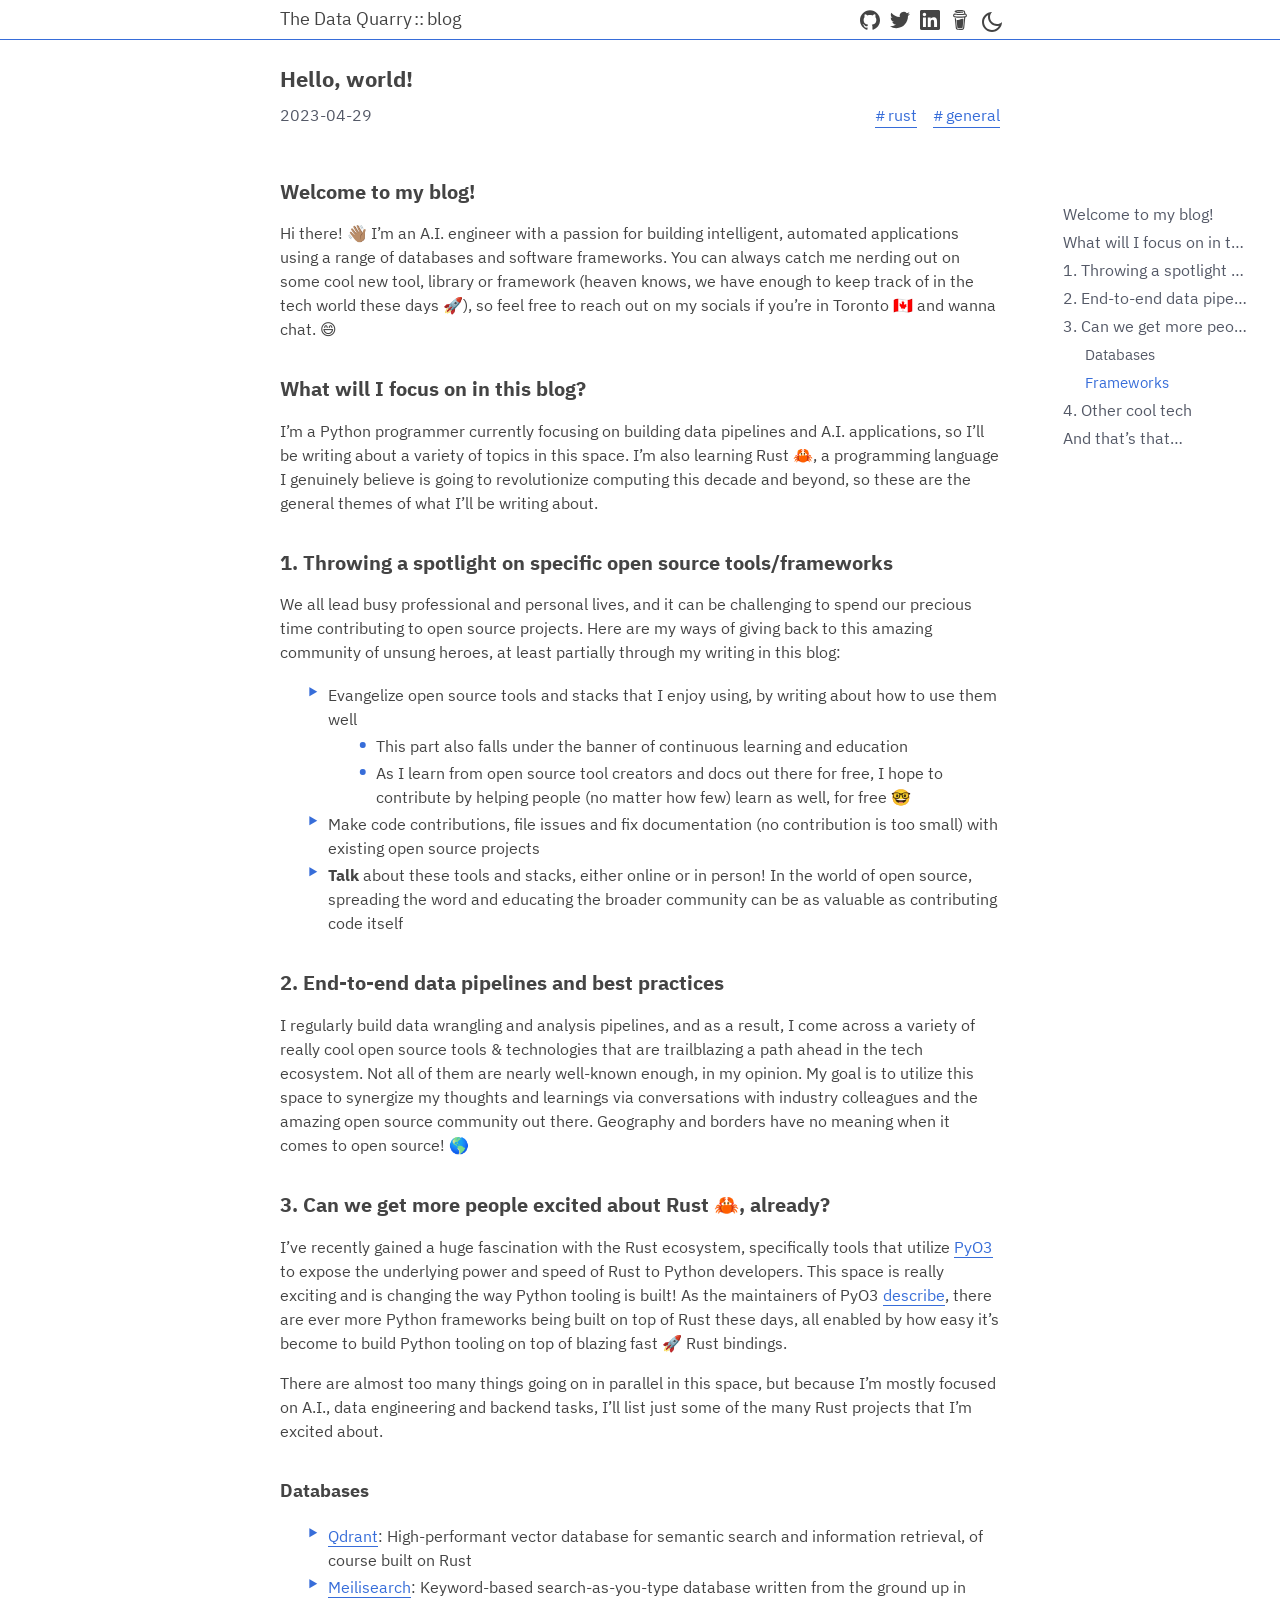
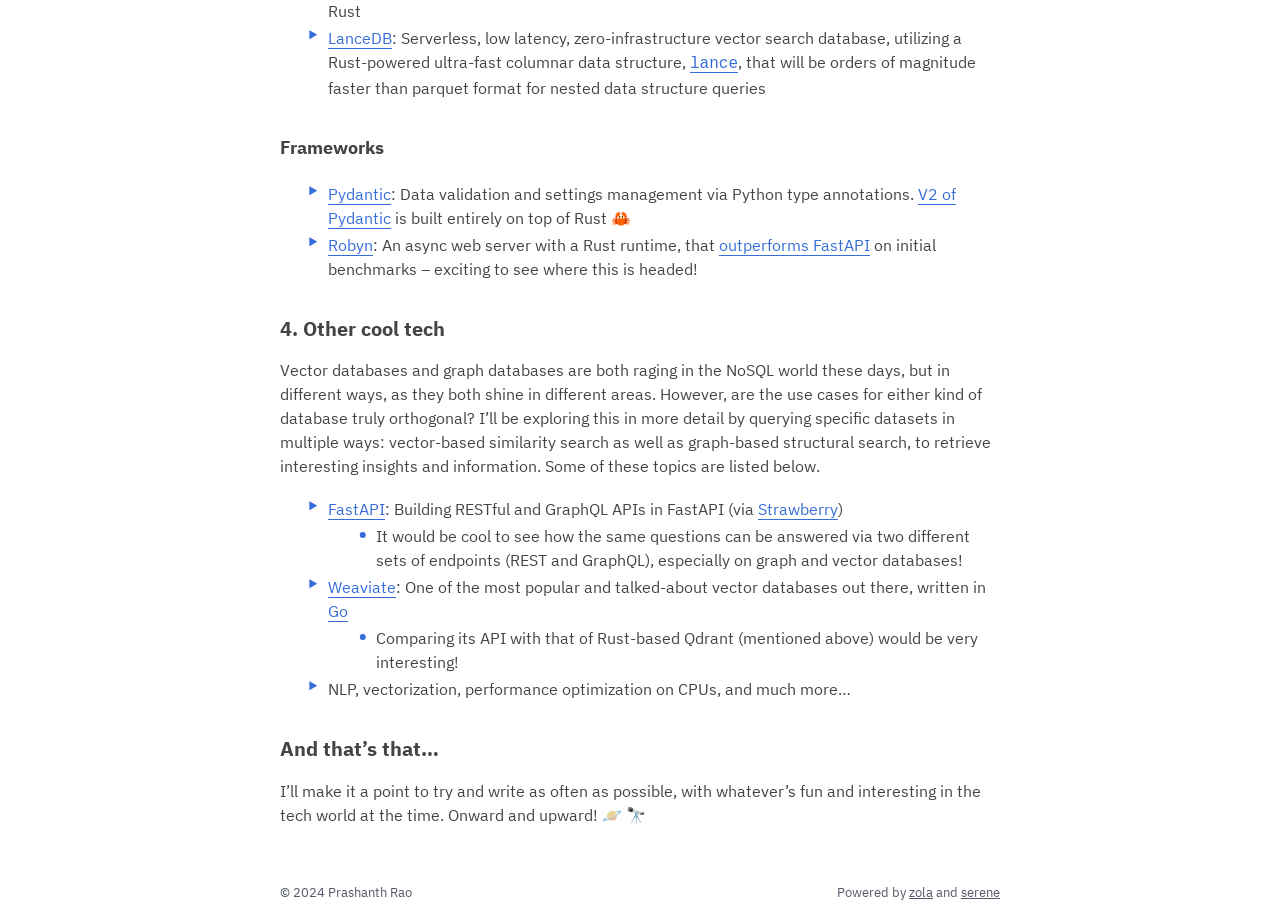
<file: posts/hello-world/index.html>
<!doctype html><html lang=en><head><meta charset=utf-8><meta content="width=device-width,initial-scale=1.0" name=viewport><meta content="light dark" name=color-scheme><title>Hello, world! | The Data Quarry</title><meta content="Hello, world!" property=og:title><meta content="Prashanth Rao" name=author><meta content=en_US property=og:locale><meta content="Introductory post to the Data Quarry blog" name=description><meta content="Introductory post to the Data Quarry blog" property=og:description><link href=https://thedataquarry.github.io/posts/hello-world/ rel=canonical><meta content=https://thedataquarry.github.io/posts/hello-world/ property=og:url><meta content="The Data Quarry" property=og:site_name><meta content=https://thedataquarry.github.io/img/dataquarry-banner.png property=og:image><meta content=article property=og:type><meta content=2023-04-29T00:00:00+00:00 property=article:published_time><meta " content=summary_large_image name=twitter:card><meta content=https://thedataquarry.github.io/img/dataquarry-banner.png property=twitter:image><meta content="Hello, world!" property=twitter:title><meta content=@tech_optimist name=twitter:site><meta content="Introductory post to the Data Quarry blog" name=description><title>Hello, world!</title><link href=/img/favicon-32x32.png rel=icon sizes=32x32 type=image/png><link href=/img/favicon-16x16.png rel=icon sizes=16x16 type=image/png><link href=/img/apple-touch-icon.png rel=apple-touch-icon sizes=180x180><style>body{--primary-color:#376dd9;--primary-pale-color:#698bcf1c;--inline-code-color:#444;--text-color:#444;--text-pale-color:#545967;--bg-color:#fff;--highlight-mark-color:#5f75b045;--callout-note-color:#3e70d6;--callout-important-color:#7a46cd;--callout-warning-color:#d3822b;--callout-alert-color:#d43f3f;--callout-question-color:#3089b5;--callout-tip-color:#35a06b;--main-font:"IBMPlexSans",ui-sans-serif,system-ui,-apple-system,BlinkMacSystemFont,"Segoe UI",Roboto,"Helvetica Neue",Arial,"Noto Sans",sans-serif,"Apple Color Emoji","Segoe UI Emoji","Segoe UI Symbol","Noto Color Emoji";--code-font:"IBMPlexMono",ui-monospace,SFMono-Regular,Menlo,Monaco,Consolas,"Liberation Mono","Courier New",monospace;--homepage-max-width:750px;--main-max-width:750px;--avatar-size:175px;--paragraph-font-size:16px;--paragraph-line-height:1.5em;--aside-font-size:16px;--img-border-radius:4px;--inline-code-border-radius:2px}body.dark{--primary-color:#689afd;--primary-pale-color:#93acdd1c;--inline-code-color:#d2d2d2;--text-color:#ddd;--text-pale-color:#a0a0a0;--bg-color:#202124;--highlight-mark-color:#5f75b045;--callout-note-color:#698bcf;--callout-important-color:#9374c5;--callout-warning-color:#c99054;--callout-alert-color:#d35757;--callout-question-color:#5091b2;--callout-tip-color:#3ea06f}</style><link href=/main.css rel=stylesheet><script async data-website-id=01228822-c189-4b8a-93ba-733d045bf346 src=https://analytics.eu.umami.is/script.js></script><body class=post><script>if(localStorage.getItem('theme')=='dark'){document.body.classList.add('dark');const a=document.querySelector('link#hl');if(a)a.href='/hl-dark.css'}</script><header class=blur><div id=header-wrapper><nav><a href=/>The Data Quarry</a><button aria-label="toggle expand" class=separator id=toggler>::</button><span class="wrap left fold">{</span><a href=/posts>blog</a><span class="wrap-separator fold">,</span><a class=fold href=/talks>talks</a><span class="wrap-separator fold">,</span><a class=fold href=/projects>projects</a><span class="wrap right fold">} ;</span></nav><div id=btns><a rel="noreferrer noopener" aria-label=GitHub href=https://github.com/prrao87 target=_blank> <svg viewbox="0 0 24 24" xmlns=http://www.w3.org/2000/svg><title>GitHub</title><path d="M12 .297c-6.63 0-12 5.373-12 12 0 5.303 3.438 9.8 8.205 11.385.6.113.82-.258.82-.577 0-.285-.01-1.04-.015-2.04-3.338.724-4.042-1.61-4.042-1.61C4.422 18.07 3.633 17.7 3.633 17.7c-1.087-.744.084-.729.084-.729 1.205.084 1.838 1.236 1.838 1.236 1.07 1.835 2.809 1.305 3.495.998.108-.776.417-1.305.76-1.605-2.665-.3-5.466-1.332-5.466-5.93 0-1.31.465-2.38 1.235-3.22-.135-.303-.54-1.523.105-3.176 0 0 1.005-.322 3.3 1.23.96-.267 1.98-.399 3-.405 1.02.006 2.04.138 3 .405 2.28-1.552 3.285-1.23 3.285-1.23.645 1.653.24 2.873.12 3.176.765.84 1.23 1.91 1.23 3.22 0 4.61-2.805 5.625-5.475 5.92.42.36.81 1.096.81 2.22 0 1.606-.015 2.896-.015 3.286 0 .315.21.69.825.57C20.565 22.092 24 17.592 24 12.297c0-6.627-5.373-12-12-12" fill=currentColor></path></svg> </a><a rel="noreferrer noopener" aria-label=Twitter href=https://twitter.com/tech_optimist target=_blank> <svg viewbox="0 0 24 24" xmlns=http://www.w3.org/2000/svg><title>Twitter</title><path d="M23.953 4.57a10 10 0 01-2.825.775 4.958 4.958 0 002.163-2.723c-.951.555-2.005.959-3.127 1.184a4.92 4.92 0 00-8.384 4.482C7.69 8.095 4.067 6.13 1.64 3.162a4.822 4.822 0 00-.666 2.475c0 1.71.87 3.213 2.188 4.096a4.904 4.904 0 01-2.228-.616v.06a4.923 4.923 0 003.946 4.827 4.996 4.996 0 01-2.212.085 4.936 4.936 0 004.604 3.417 9.867 9.867 0 01-6.102 2.105c-.39 0-.779-.023-1.17-.067a13.995 13.995 0 007.557 2.209c9.053 0 13.998-7.496 13.998-13.985 0-.21 0-.42-.015-.63A9.935 9.935 0 0024 4.59z" fill=currentColor></path></svg> </a><a rel="noreferrer noopener" aria-label=LinkedIn href=https://www.linkedin.com/in/prrao87 target=_blank> <svg viewbox="0 0 24 24" xmlns=http://www.w3.org/2000/svg><title>LinkedIn</title><path d="M20.447 20.452h-3.554v-5.569c0-1.328-.027-3.037-1.852-3.037-1.853 0-2.136 1.445-2.136 2.939v5.667H9.351V9h3.414v1.561h.046c.477-.9 1.637-1.85 3.37-1.85 3.601 0 4.267 2.37 4.267 5.455v6.286zM5.337 7.433c-1.144 0-2.063-.926-2.063-2.065 0-1.138.92-2.063 2.063-2.063 1.14 0 2.064.925 2.064 2.063 0 1.139-.925 2.065-2.064 2.065zm1.782 13.019H3.555V9h3.564v11.452zM22.225 0H1.771C.792 0 0 .774 0 1.729v20.542C0 23.227.792 24 1.771 24h20.451C23.2 24 24 23.227 24 22.271V1.729C24 .774 23.2 0 22.222 0h.003z" fill=currentColor></path></svg> </a><a aria-label="Buy me a coffee" rel="noreferrer noopener" href=https://www.buymeacoffee.com/prrao87 target=_blank> <svg viewbox="0 0 24 24" xmlns=http://www.w3.org/2000/svg><title>Buy Me A Coffee</title><path d="M20.216 6.415l-.132-.666c-.119-.598-.388-1.163-1.001-1.379-.197-.069-.42-.098-.57-.241-.152-.143-.196-.366-.231-.572-.065-.378-.125-.756-.192-1.133-.057-.325-.102-.69-.25-.987-.195-.4-.597-.634-.996-.788a5.723 5.723 0 00-.626-.194c-1-.263-2.05-.36-3.077-.416a25.834 25.834 0 00-3.7.062c-.915.083-1.88.184-2.75.5-.318.116-.646.256-.888.501-.297.302-.393.77-.177 1.146.154.267.415.456.692.58.36.162.737.284 1.123.366 1.075.238 2.189.331 3.287.37 1.218.05 2.437.01 3.65-.118.299-.033.598-.073.896-.119.352-.054.578-.513.474-.834-.124-.383-.457-.531-.834-.473-.466.074-.96.108-1.382.146-1.177.08-2.358.082-3.536.006a22.228 22.228 0 01-1.157-.107c-.086-.01-.18-.025-.258-.036-.243-.036-.484-.08-.724-.13-.111-.027-.111-.185 0-.212h.005c.277-.06.557-.108.838-.147h.002c.131-.009.263-.032.394-.048a25.076 25.076 0 013.426-.12c.674.019 1.347.067 2.017.144l.228.031c.267.04.533.088.798.145.392.085.895.113 1.07.542.055.137.08.288.111.431l.319 1.484a.237.237 0 01-.199.284h-.003c-.037.006-.075.01-.112.015a36.704 36.704 0 01-4.743.295 37.059 37.059 0 01-4.699-.304c-.14-.017-.293-.042-.417-.06-.326-.048-.649-.108-.973-.161-.393-.065-.768-.032-1.123.161-.29.16-.527.404-.675.701-.154.316-.199.66-.267 1-.069.34-.176.707-.135 1.056.087.753.613 1.365 1.37 1.502a39.69 39.69 0 0011.343.376.483.483 0 01.535.53l-.071.697-1.018 9.907c-.041.41-.047.832-.125 1.237-.122.637-.553 1.028-1.182 1.171-.577.131-1.165.2-1.756.205-.656.004-1.31-.025-1.966-.022-.699.004-1.556-.06-2.095-.58-.475-.458-.54-1.174-.605-1.793l-.731-7.013-.322-3.094c-.037-.351-.286-.695-.678-.678-.336.015-.718.3-.678.679l.228 2.185.949 9.112c.147 1.344 1.174 2.068 2.446 2.272.742.12 1.503.144 2.257.156.966.016 1.942.053 2.892-.122 1.408-.258 2.465-1.198 2.616-2.657.34-3.332.683-6.663 1.024-9.995l.215-2.087a.484.484 0 01.39-.426c.402-.078.787-.212 1.074-.518.455-.488.546-1.124.385-1.766zm-1.478.772c-.145.137-.363.201-.578.233-2.416.359-4.866.54-7.308.46-1.748-.06-3.477-.254-5.207-.498-.17-.024-.353-.055-.47-.18-.22-.236-.111-.71-.054-.995.052-.26.152-.609.463-.646.484-.057 1.046.148 1.526.22.577.088 1.156.159 1.737.212 2.48.226 5.002.19 7.472-.14.45-.06.899-.13 1.345-.21.399-.072.84-.206 1.08.206.166.281.188.657.162.974a.544.544 0 01-.169.364zm-6.159 3.9c-.862.37-1.84.788-3.109.788a5.884 5.884 0 01-1.569-.217l.877 9.004c.065.78.717 1.38 1.5 1.38 0 0 1.243.065 1.658.065.447 0 1.786-.065 1.786-.065.783 0 1.434-.6 1.499-1.38l.94-9.95a3.996 3.996 0 00-1.322-.238c-.826 0-1.491.284-2.26.613z" fill=currentColor></path></svg> </a><button aria-label="theme switch" data-moon-icon='<svg xmlns="http://www.w3.org/2000/svg" viewBox="0 0 24 24" width="24" height="24"><path d="M10 7C10 10.866 13.134 14 17 14C18.9584 14 20.729 13.1957 21.9995 11.8995C22 11.933 22 11.9665 22 12C22 17.5228 17.5228 22 12 22C6.47715 22 2 17.5228 2 12C2 6.47715 6.47715 2 12 2C12.0335 2 12.067 2 12.1005 2.00049C10.8043 3.27098 10 5.04157 10 7ZM4 12C4 16.4183 7.58172 20 12 20C15.0583 20 17.7158 18.2839 19.062 15.7621C18.3945 15.9187 17.7035 16 17 16C12.0294 16 8 11.9706 8 7C8 6.29648 8.08133 5.60547 8.2379 4.938C5.71611 6.28423 4 8.9417 4 12Z" fill="currentColor"></path></svg>' data-sun-icon='<svg xmlns="http://www.w3.org/2000/svg" viewBox="0 0 24 24" width="24" height="24"><path d="M12 18C8.68629 18 6 15.3137 6 12C6 8.68629 8.68629 6 12 6C15.3137 6 18 8.68629 18 12C18 15.3137 15.3137 18 12 18ZM12 16C14.2091 16 16 14.2091 16 12C16 9.79086 14.2091 8 12 8C9.79086 8 8 9.79086 8 12C8 14.2091 9.79086 16 12 16ZM11 1H13V4H11V1ZM11 20H13V23H11V20ZM3.51472 4.92893L4.92893 3.51472L7.05025 5.63604L5.63604 7.05025L3.51472 4.92893ZM16.9497 18.364L18.364 16.9497L20.4853 19.0711L19.0711 20.4853L16.9497 18.364ZM19.0711 3.51472L20.4853 4.92893L18.364 7.05025L16.9497 5.63604L19.0711 3.51472ZM5.63604 16.9497L7.05025 18.364L4.92893 20.4853L3.51472 19.0711L5.63604 16.9497ZM23 11V13H20V11H23ZM4 11V13H1V11H4Z" fill="currentColor"></path></svg>' id=theme-toggle><svg viewbox="0 0 24 24" height=24 width=24 xmlns=http://www.w3.org/2000/svg><path d="M10 7C10 10.866 13.134 14 17 14C18.9584 14 20.729 13.1957 21.9995 11.8995C22 11.933 22 11.9665 22 12C22 17.5228 17.5228 22 12 22C6.47715 22 2 17.5228 2 12C2 6.47715 6.47715 2 12 2C12.0335 2 12.067 2 12.1005 2.00049C10.8043 3.27098 10 5.04157 10 7ZM4 12C4 16.4183 7.58172 20 12 20C15.0583 20 17.7158 18.2839 19.062 15.7621C18.3945 15.9187 17.7035 16 17 16C12.0294 16 8 11.9706 8 7C8 6.29648 8.08133 5.60547 8.2379 4.938C5.71611 6.28423 4 8.9417 4 12Z" fill=currentColor></path></svg></button><button aria-label="table of content" id=toc-toggle><svg viewbox="0 0 24 24" height=24 width=24 xmlns=http://www.w3.org/2000/svg><path d="M3 4H21V6H3V4ZM3 11H15V13H3V11ZM3 18H21V20H3V18Z" fill=currentColor></path></svg></button></div></div></header><div id=wrapper><div id=blank></div><aside class=blur><nav><ul><li><a class=h2 href=#welcome-to-my-blog>Welcome to my blog!</a><li><a class=h2 href=#what-will-i-focus-on-in-this-blog>What will I focus on in this blog?</a><li><a class=h2 href=#1-throwing-a-spotlight-on-specific-open-source-tools-frameworks>1. Throwing a spotlight on specific open source tools/frameworks</a><li><a class=h2 href=#2-end-to-end-data-pipelines-and-best-practices>2. End-to-end data pipelines and best practices</a><li><a class=h2 href=#3-can-we-get-more-people-excited-about-rust-crab-already>3. Can we get more people excited about Rust 🦀, already?</a> <ul><li><a class=h3 href=#databases>Databases</a><li><a class=h3 href=#frameworks>Frameworks</a></ul><li><a class=h2 href=#4-other-cool-tech>4. Other cool tech</a><li><a class=h2 href=#and-that-s-that>And that’s that…</a></ul></nav><button aria-label="back to top" id=back-to-top><svg viewbox="0 0 24 24" height=24 width=24 xmlns=http://www.w3.org/2000/svg><path d="M11.9997 10.8284L7.04996 15.7782L5.63574 14.364L11.9997 8L18.3637 14.364L16.9495 15.7782L11.9997 10.8284Z" fill=currentColor></path></svg></button></aside><main><div><div data-check-icon='<svg xmlns="http://www.w3.org/2000/svg" viewBox="0 0 24 24" width="24" height="24"><path d="M10.0007 15.1709L19.1931 5.97852L20.6073 7.39273L10.0007 17.9993L3.63672 11.6354L5.05093 10.2212L10.0007 15.1709Z" fill="currentColor"></path></svg>' data-copy-icon='<svg xmlns="http://www.w3.org/2000/svg" viewBox="0 0 24 24" width="24" height="24"><path d="M6.9998 6V3C6.9998 2.44772 7.44752 2 7.9998 2H19.9998C20.5521 2 20.9998 2.44772 20.9998 3V17C20.9998 17.5523 20.5521 18 19.9998 18H16.9998V20.9991C16.9998 21.5519 16.5499 22 15.993 22H4.00666C3.45059 22 3 21.5554 3 20.9991L3.0026 7.00087C3.0027 6.44811 3.45264 6 4.00942 6H6.9998ZM5.00242 8L5.00019 20H14.9998V8H5.00242ZM8.9998 6H16.9998V16H18.9998V4H8.9998V6Z" fill="currentColor"></path></svg>' id=copy-cfg style=display:none></div><article data-backlink-icon='<svg xmlns="http://www.w3.org/2000/svg" viewBox="0 0 24 24" width="20" height="20"><path d="M9.41421 8L18.0208 16.6066L16.6066 18.0208L8 9.41421V17H6V6H17V8H9.41421Z" fill="currentColor"></path></svg>' class=prose><h1>Hello, world!</h1><div id=post-info><div id=date><span id=publish>2023-04-29</span></div><div id=tags><a href=https://thedataquarry.github.io/tags/rust><span>#</span>rust</a><a href=https://thedataquarry.github.io/tags/general><span>#</span>general</a></div></div><h2 id=welcome-to-my-blog>Welcome to my blog!<a aria-label="Anchor link for: welcome-to-my-blog" class=zola-anchor href=#welcome-to-my-blog>#</a></h2><p>Hi there! 👋🏽 I’m an A.I. engineer with a passion for building intelligent, automated applications using a range of databases and software frameworks. You can always catch me nerding out on some cool new tool, library or framework (heaven knows, we have enough to keep track of in the tech world these days 🚀), so feel free to reach out on my socials if you’re in Toronto 🇨🇦 and wanna chat. 😄<h2 id=what-will-i-focus-on-in-this-blog>What will I focus on in this blog?<a aria-label="Anchor link for: what-will-i-focus-on-in-this-blog" class=zola-anchor href=#what-will-i-focus-on-in-this-blog>#</a></h2><p>I’m a Python programmer currently focusing on building data pipelines and A.I. applications, so I’ll be writing about a variety of topics in this space. I’m also learning Rust 🦀, a programming language I genuinely believe is going to revolutionize computing this decade and beyond, so these are the general themes of what I’ll be writing about.<h2 id=1-throwing-a-spotlight-on-specific-open-source-tools-frameworks>1. Throwing a spotlight on specific open source tools/frameworks<a aria-label="Anchor link for: 1-throwing-a-spotlight-on-specific-open-source-tools-frameworks" class=zola-anchor href=#1-throwing-a-spotlight-on-specific-open-source-tools-frameworks>#</a></h2><p>We all lead busy professional and personal lives, and it can be challenging to spend our precious time contributing to open source projects. Here are my ways of giving back to this amazing community of unsung heroes, at least partially through my writing in this blog:<ul><li>Evangelize open source tools and stacks that I enjoy using, by writing about how to use them well <ul><li>This part also falls under the banner of continuous learning and education<li>As I learn from open source tool creators and docs out there for free, I hope to contribute by helping people (no matter how few) learn as well, for free 🤓</ul><li>Make code contributions, file issues and fix documentation (no contribution is too small) with existing open source projects<li><strong>Talk</strong> about these tools and stacks, either online or in person! In the world of open source, spreading the word and educating the broader community can be as valuable as contributing code itself</ul><h2 id=2-end-to-end-data-pipelines-and-best-practices>2. End-to-end data pipelines and best practices<a aria-label="Anchor link for: 2-end-to-end-data-pipelines-and-best-practices" class=zola-anchor href=#2-end-to-end-data-pipelines-and-best-practices>#</a></h2><p>I regularly build data wrangling and analysis pipelines, and as a result, I come across a variety of really cool open source tools & technologies that are trailblazing a path ahead in the tech ecosystem. Not all of them are nearly well-known enough, in my opinion. My goal is to utilize this space to synergize my thoughts and learnings via conversations with industry colleagues and the amazing open source community out there. Geography and borders have no meaning when it comes to open source! 🌎<h2 id=3-can-we-get-more-people-excited-about-rust-crab-already>3. Can we get more people excited about Rust 🦀, already?<a aria-label="Anchor link for: 3-can-we-get-more-people-excited-about-rust-crab-already" class=zola-anchor href=#3-can-we-get-more-people-excited-about-rust-crab-already>#</a></h2><p>I’ve recently gained a huge fascination with the Rust ecosystem, specifically tools that utilize <a rel="nofollow noreferrer" href=https://github.com/PyO3/pyo3>PyO3</a> to expose the underlying power and speed of Rust to Python developers. This space is really exciting and is changing the way Python tooling is built! As the maintainers of PyO3 <a rel="nofollow noreferrer" href=https://github.com/PyO3/pyo3#tools-and-libraries>describe</a>, there are ever more Python frameworks being built on top of Rust these days, all enabled by how easy it’s become to build Python tooling on top of blazing fast 🚀 Rust bindings.<p>There are almost too many things going on in parallel in this space, but because I’m mostly focused on A.I., data engineering and backend tasks, I’ll list just some of the many Rust projects that I’m excited about.<h3 id=databases>Databases<a aria-label="Anchor link for: databases" class=zola-anchor href=#databases>#</a></h3><ul><li><a rel="nofollow noreferrer" href=https://qdrant.tech/>Qdrant</a>: High-performant vector database for semantic search and information retrieval, of course built on Rust<li><a rel="nofollow noreferrer" href=https://www.meilisearch.com/>Meilisearch</a>: Keyword-based search-as-you-type database written from the ground up in Rust<li><a rel="nofollow noreferrer" href=https://lancedb.com/>LanceDB</a>: Serverless, low latency, zero-infrastructure vector search database, utilizing a Rust-powered ultra-fast columnar data structure, <a rel="nofollow noreferrer" href=https://pypi.org/project/pylance/><code>lance</code></a>, that will be orders of magnitude faster than parquet format for nested data structure queries</ul><h3 id=frameworks>Frameworks<a aria-label="Anchor link for: frameworks" class=zola-anchor href=#frameworks>#</a></h3><ul><li><a rel="nofollow noreferrer" href=https://docs.pydantic.dev>Pydantic</a>: Data validation and settings management via Python type annotations. <a rel="nofollow noreferrer" href=https://docs.pydantic.dev/latest/blog/pydantic-v2/>V2 of Pydantic</a> is built entirely on top of Rust 🦀<li><a rel="nofollow noreferrer" href=https://robyn.tech/>Robyn</a>: An async web server with a Rust runtime, that <a rel="nofollow noreferrer" href=https://sansyrox.github.io/robyn/#/comparison>outperforms FastAPI</a> on initial benchmarks – exciting to see where this is headed!</ul><h2 id=4-other-cool-tech>4. Other cool tech<a aria-label="Anchor link for: 4-other-cool-tech" class=zola-anchor href=#4-other-cool-tech>#</a></h2><p>Vector databases and graph databases are both raging in the NoSQL world these days, but in different ways, as they both shine in different areas. However, are the use cases for either kind of database truly orthogonal? I’ll be exploring this in more detail by querying specific datasets in multiple ways: vector-based similarity search as well as graph-based structural search, to retrieve interesting insights and information. Some of these topics are listed below.<ul><li><a rel="nofollow noreferrer" href=https://fastapi.tiangolo.com/>FastAPI</a>: Building RESTful and GraphQL APIs in FastAPI (via <a rel="nofollow noreferrer" href=https://strawberry.rocks/>Strawberry</a>) <ul><li>It would be cool to see how the same questions can be answered via two different sets of endpoints (REST and GraphQL), especially on graph and vector databases!</ul><li><a rel="nofollow noreferrer" href=https://weaviate.io/>Weaviate</a>: One of the most popular and talked-about vector databases out there, written in <a rel="nofollow noreferrer" href=https://go.dev/>Go</a> <ul><li>Comparing its API with that of Rust-based Qdrant (mentioned above) would be very interesting!</ul><li>NLP, vectorization, performance optimization on CPUs, and much more…</ul><h2 id=and-that-s-that>And that’s that…<a aria-label="Anchor link for: and-that-s-that" class=zola-anchor href=#and-that-s-that>#</a></h2><p>I’ll make it a point to try and write as often as possible, with whatever’s fun and interesting in the tech world at the time. Onward and upward! 🪐 🔭</article></div><footer><div class=copyright><p>© 2024 Prashanth Rao</div><div class=credits>Powered by <a rel="noreferrer noopener" href=https://www.getzola.org target=_blank>zola</a> and <a rel="noreferrer noopener" href=https://github.com/isunjn/serene target=_blank>serene</a></div></footer></main></div><script src=/js/lightense.min.js></script><script src=/js/main.js></script>
</file>
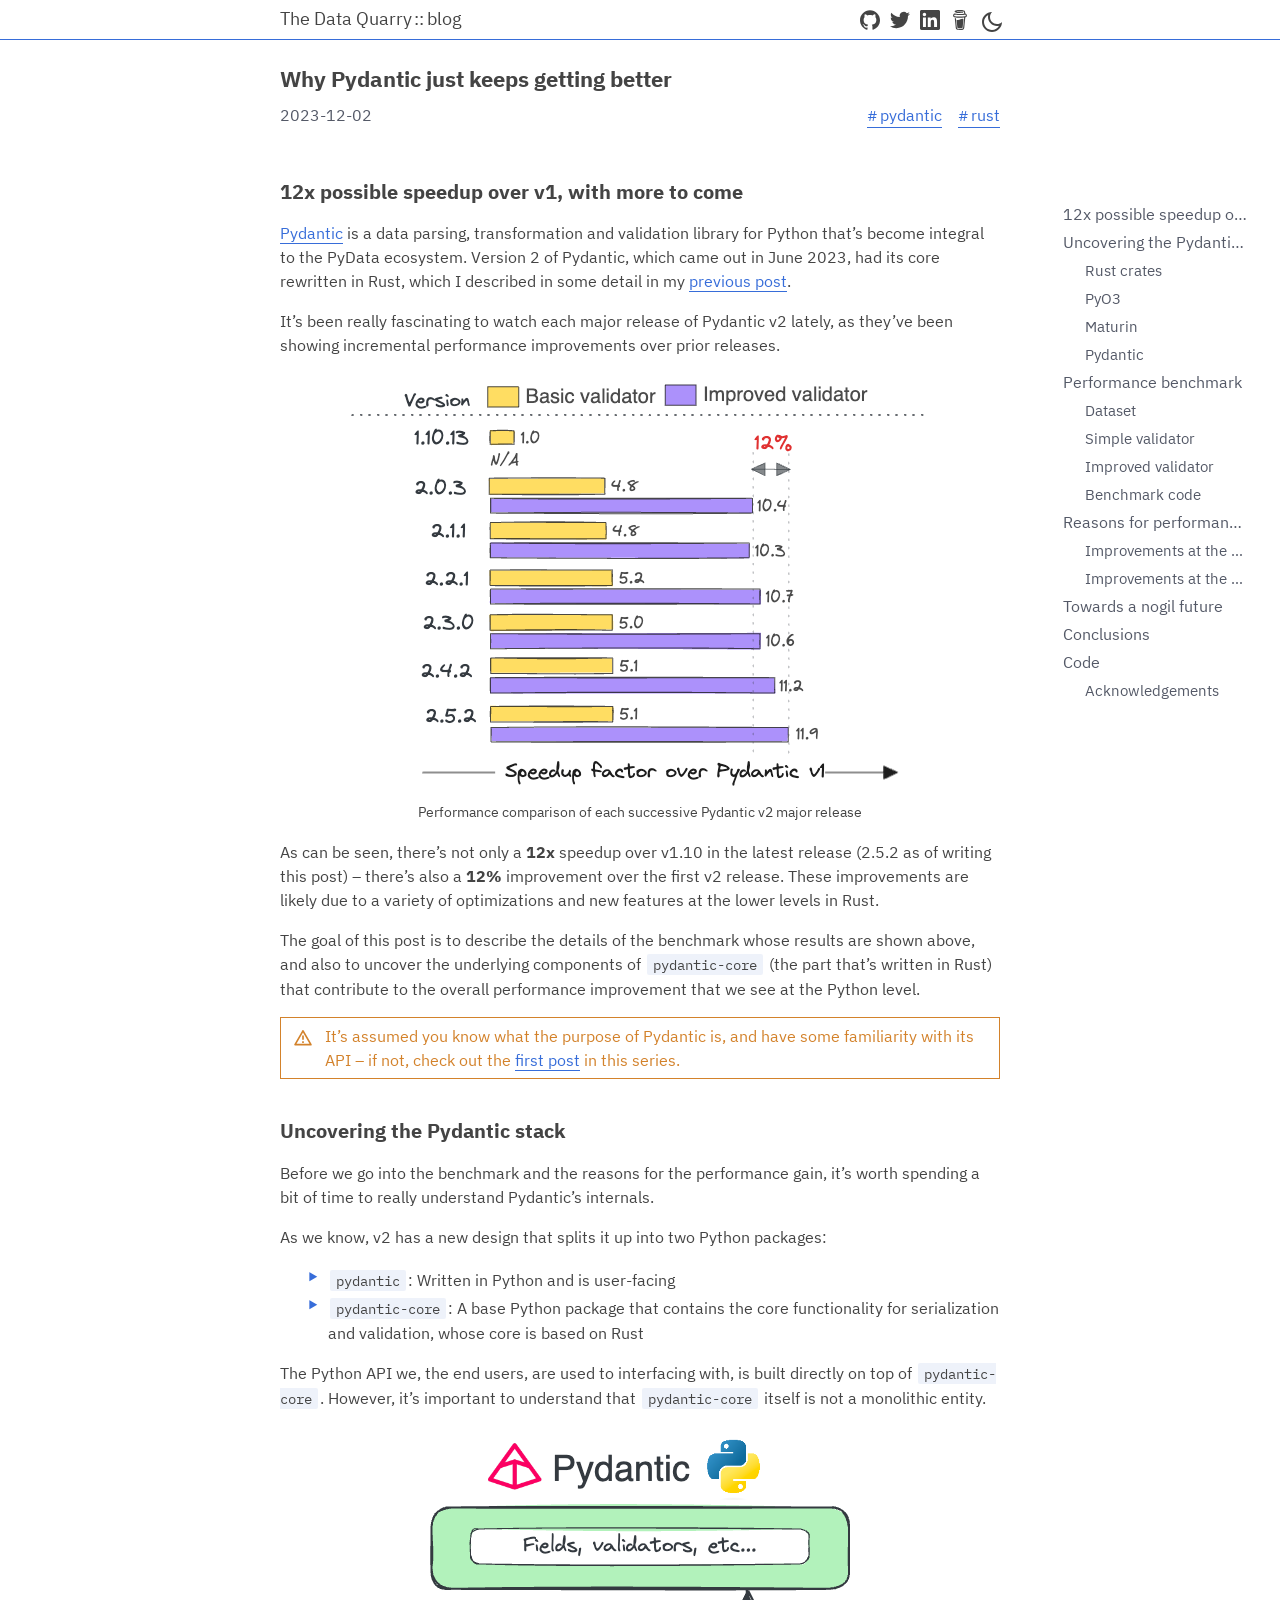
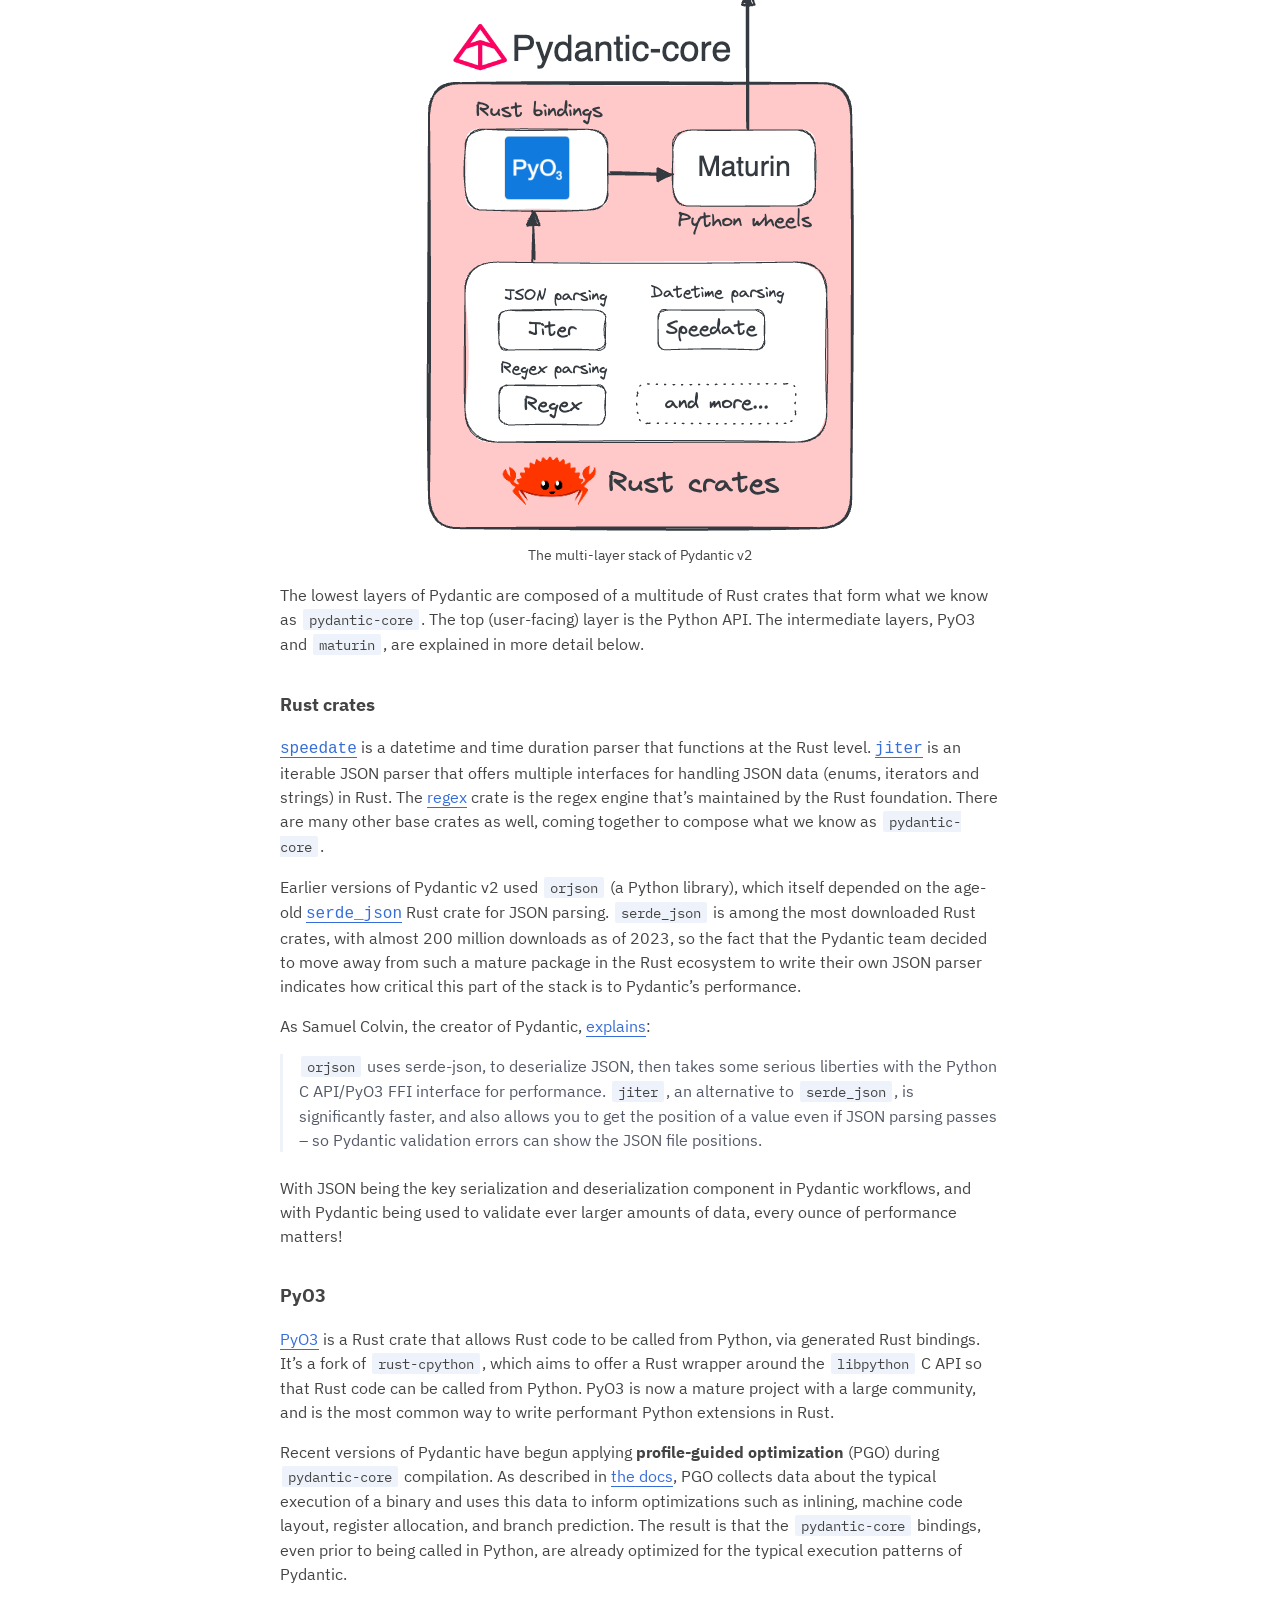
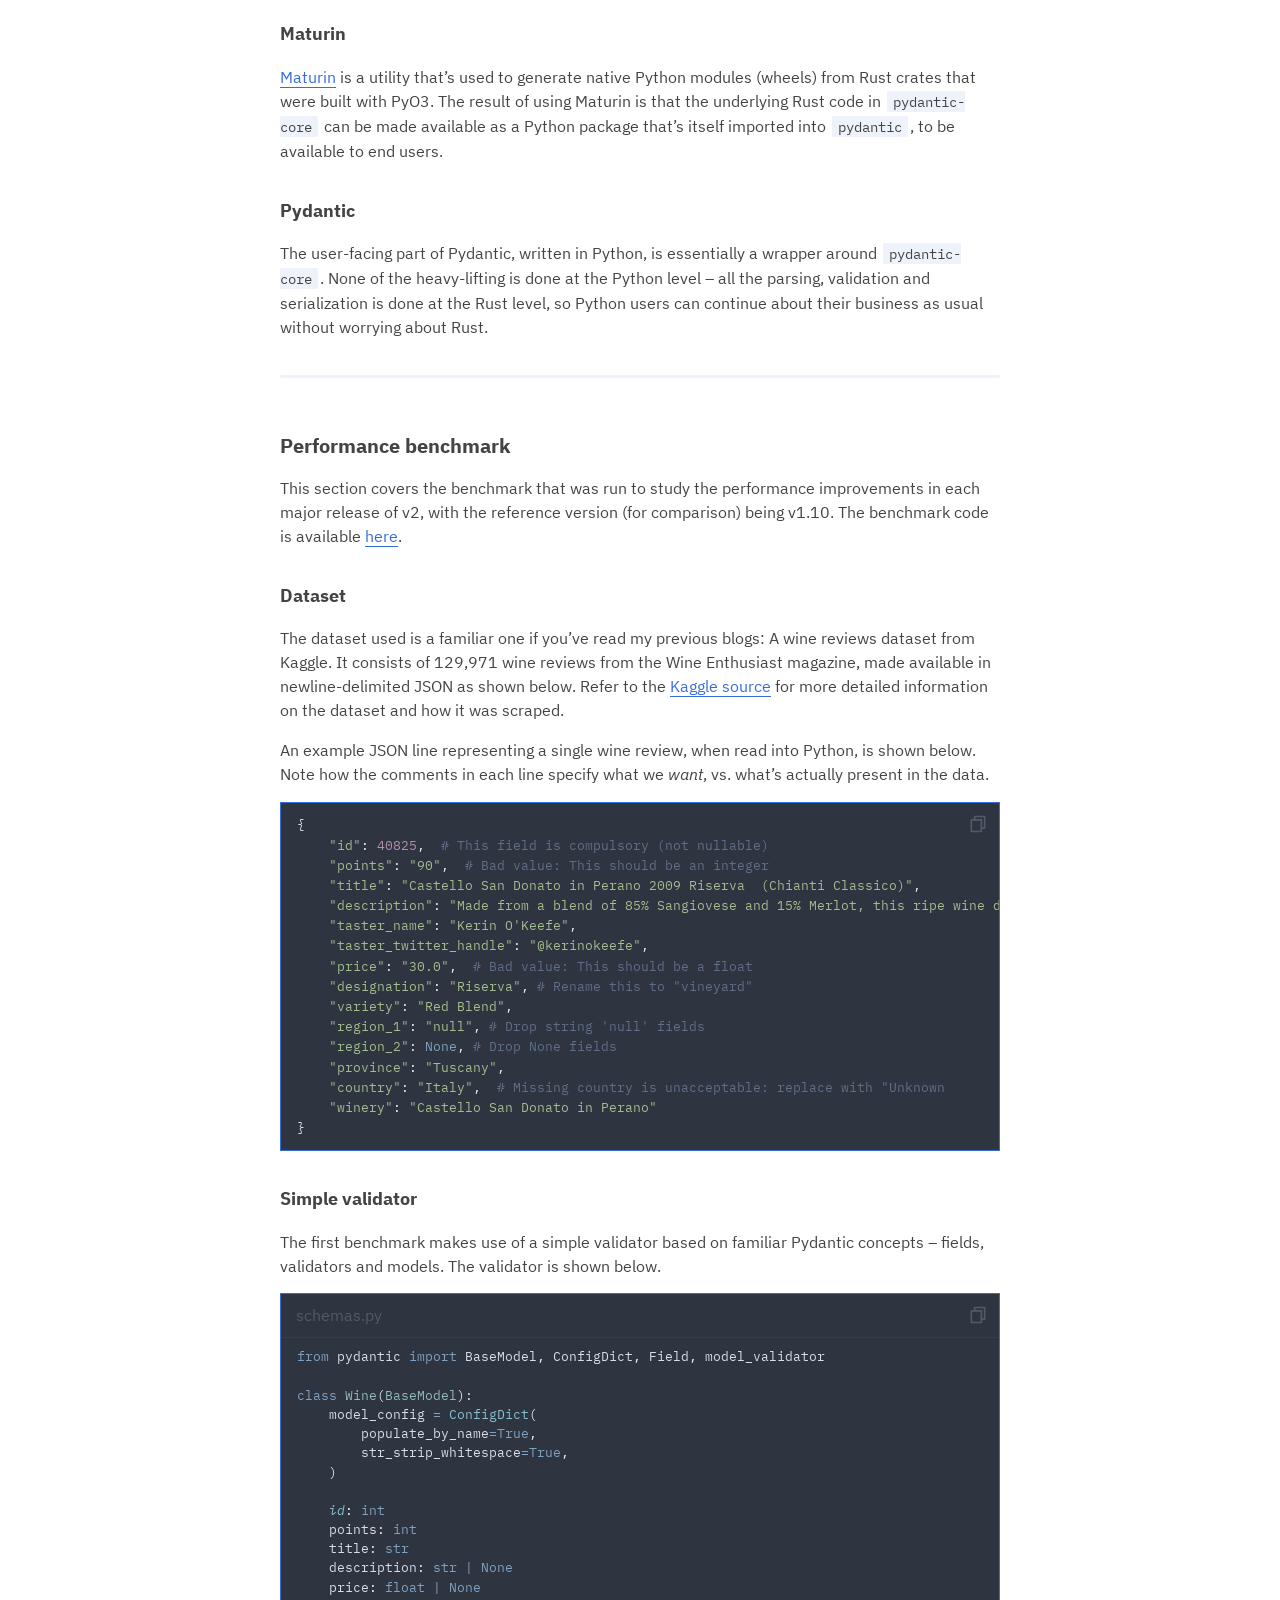
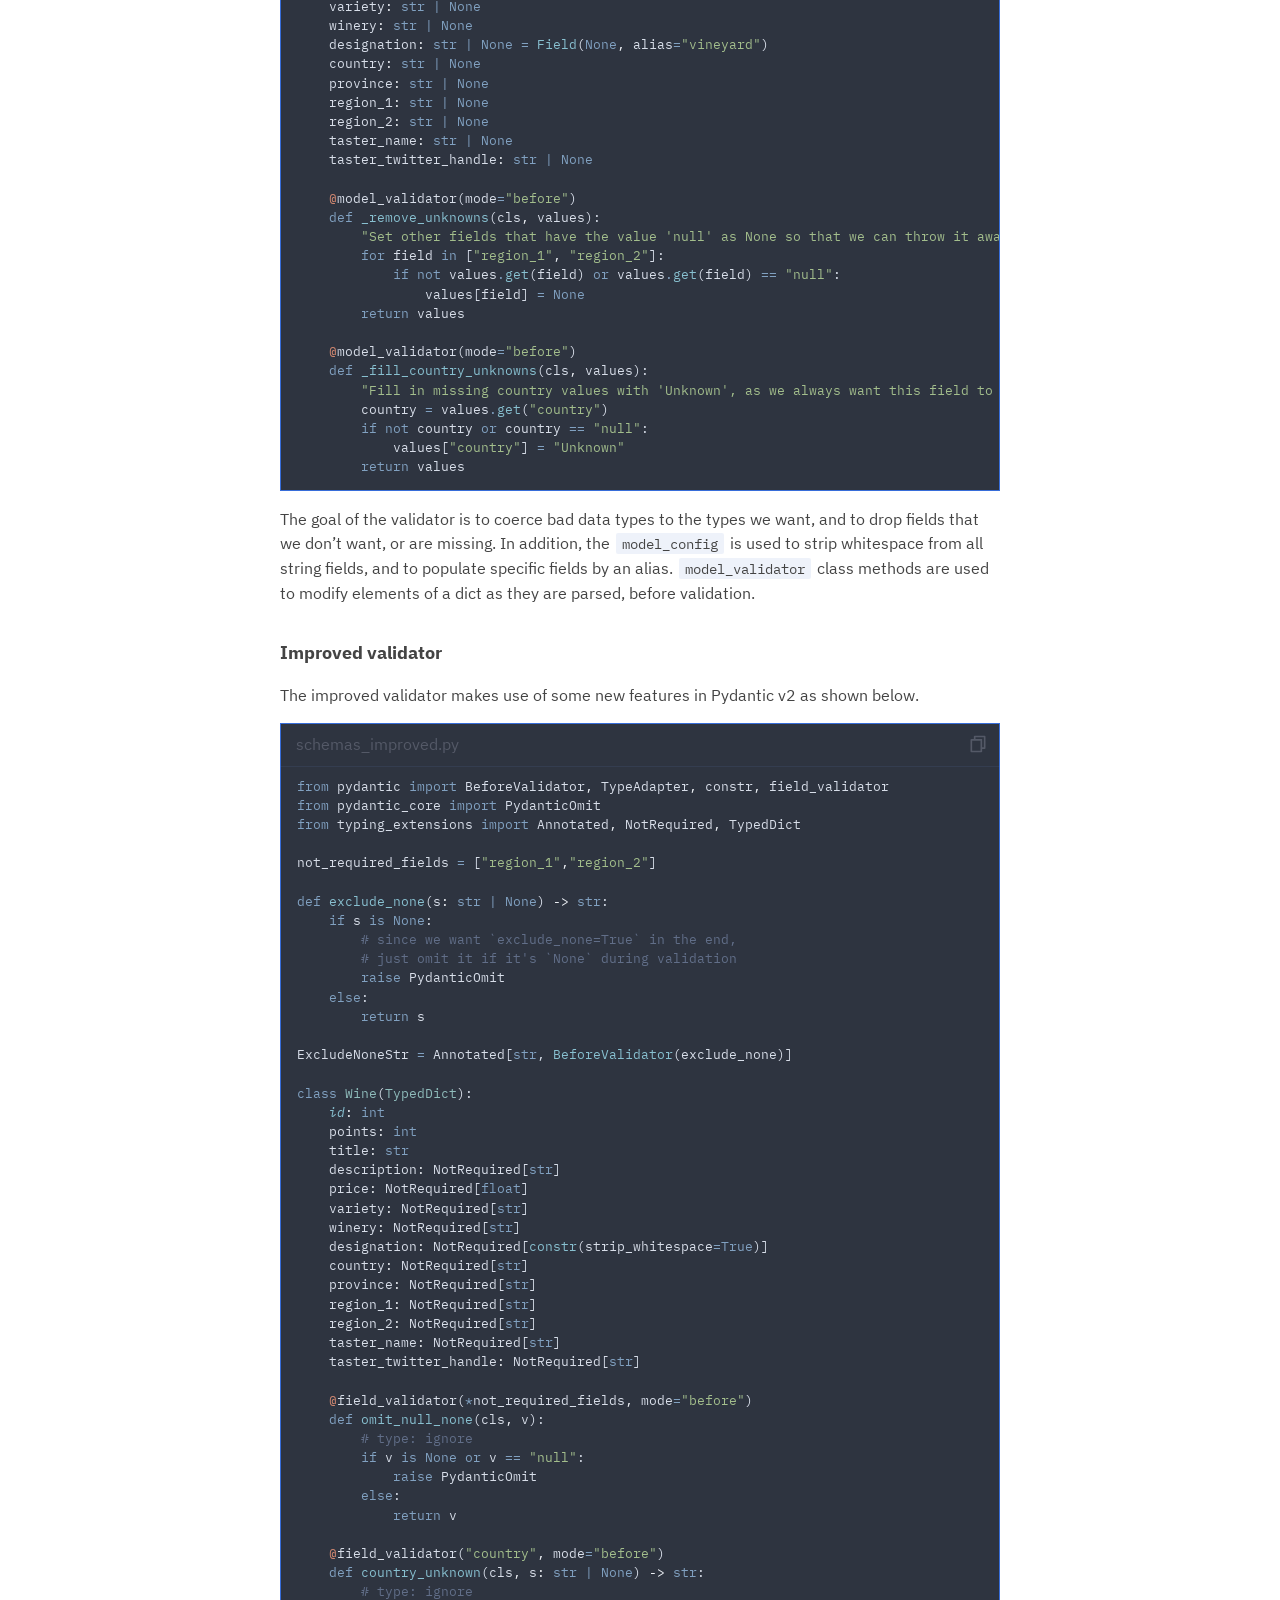
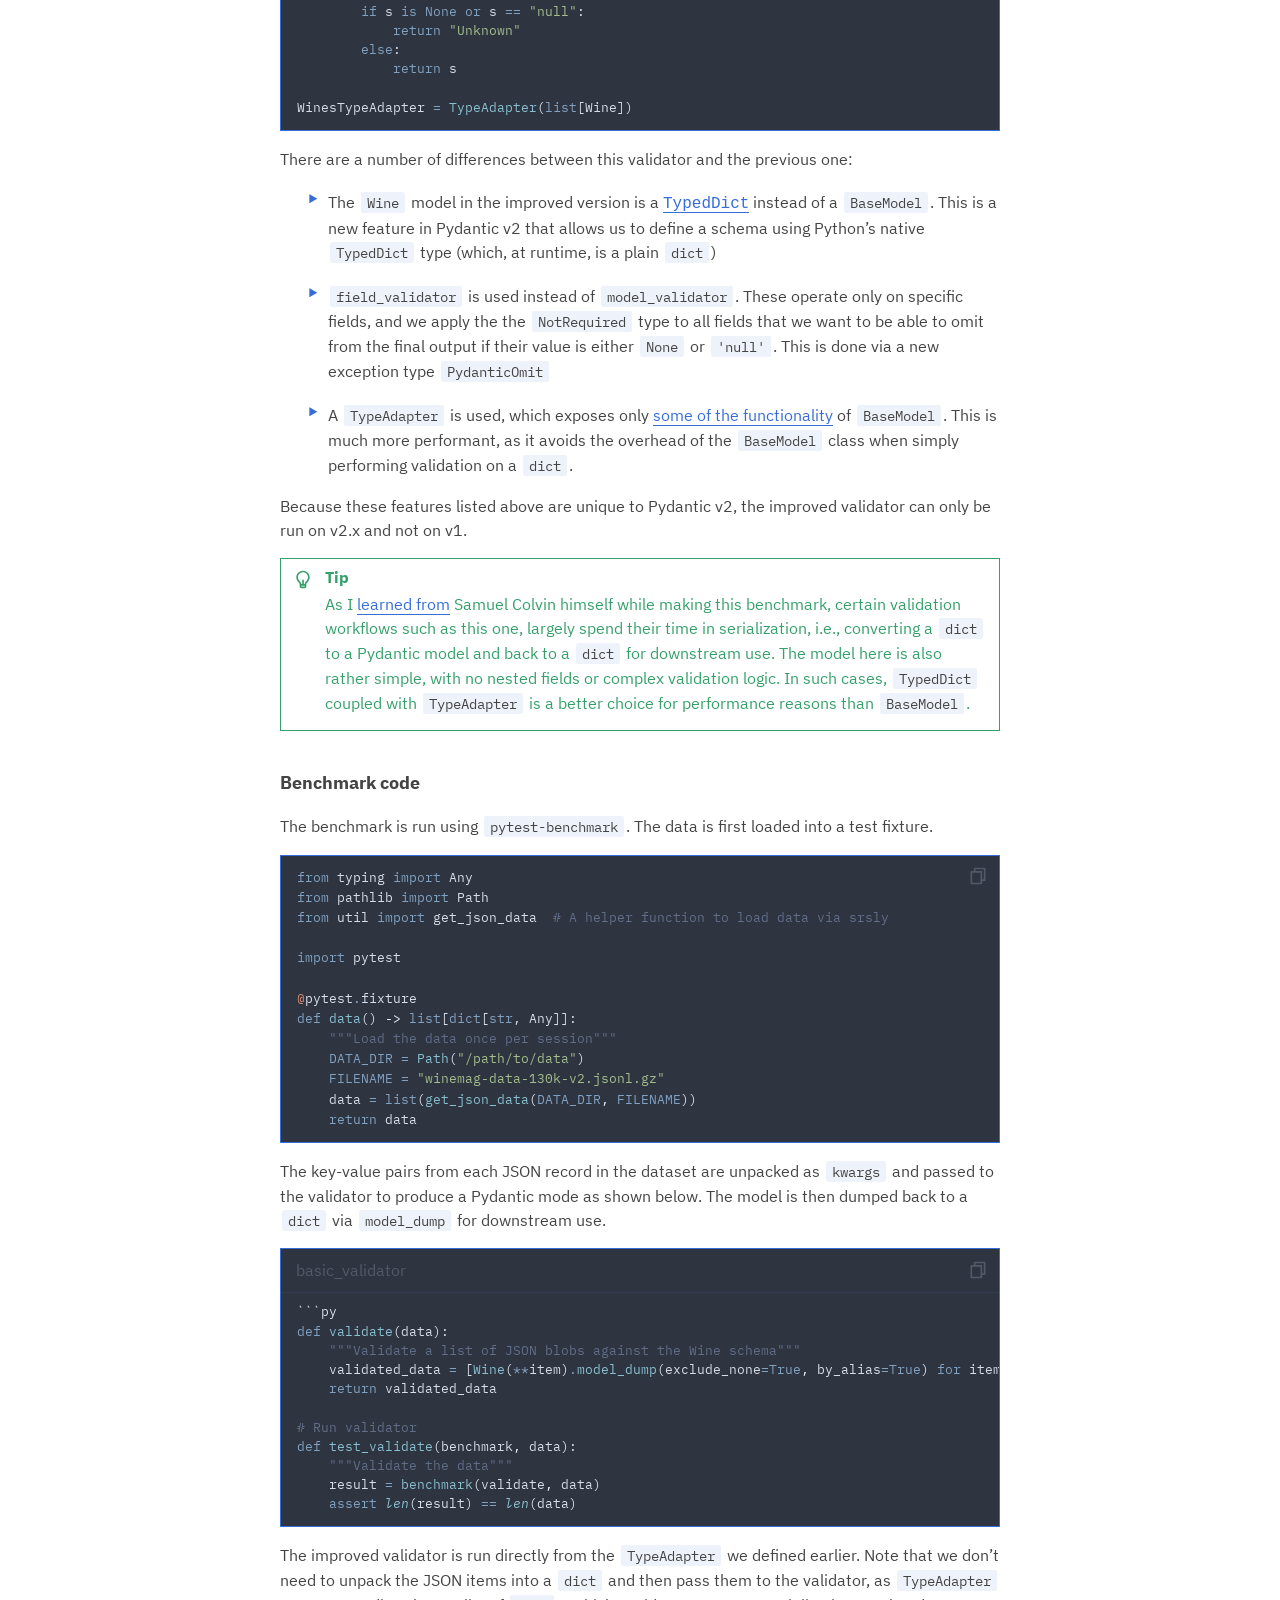
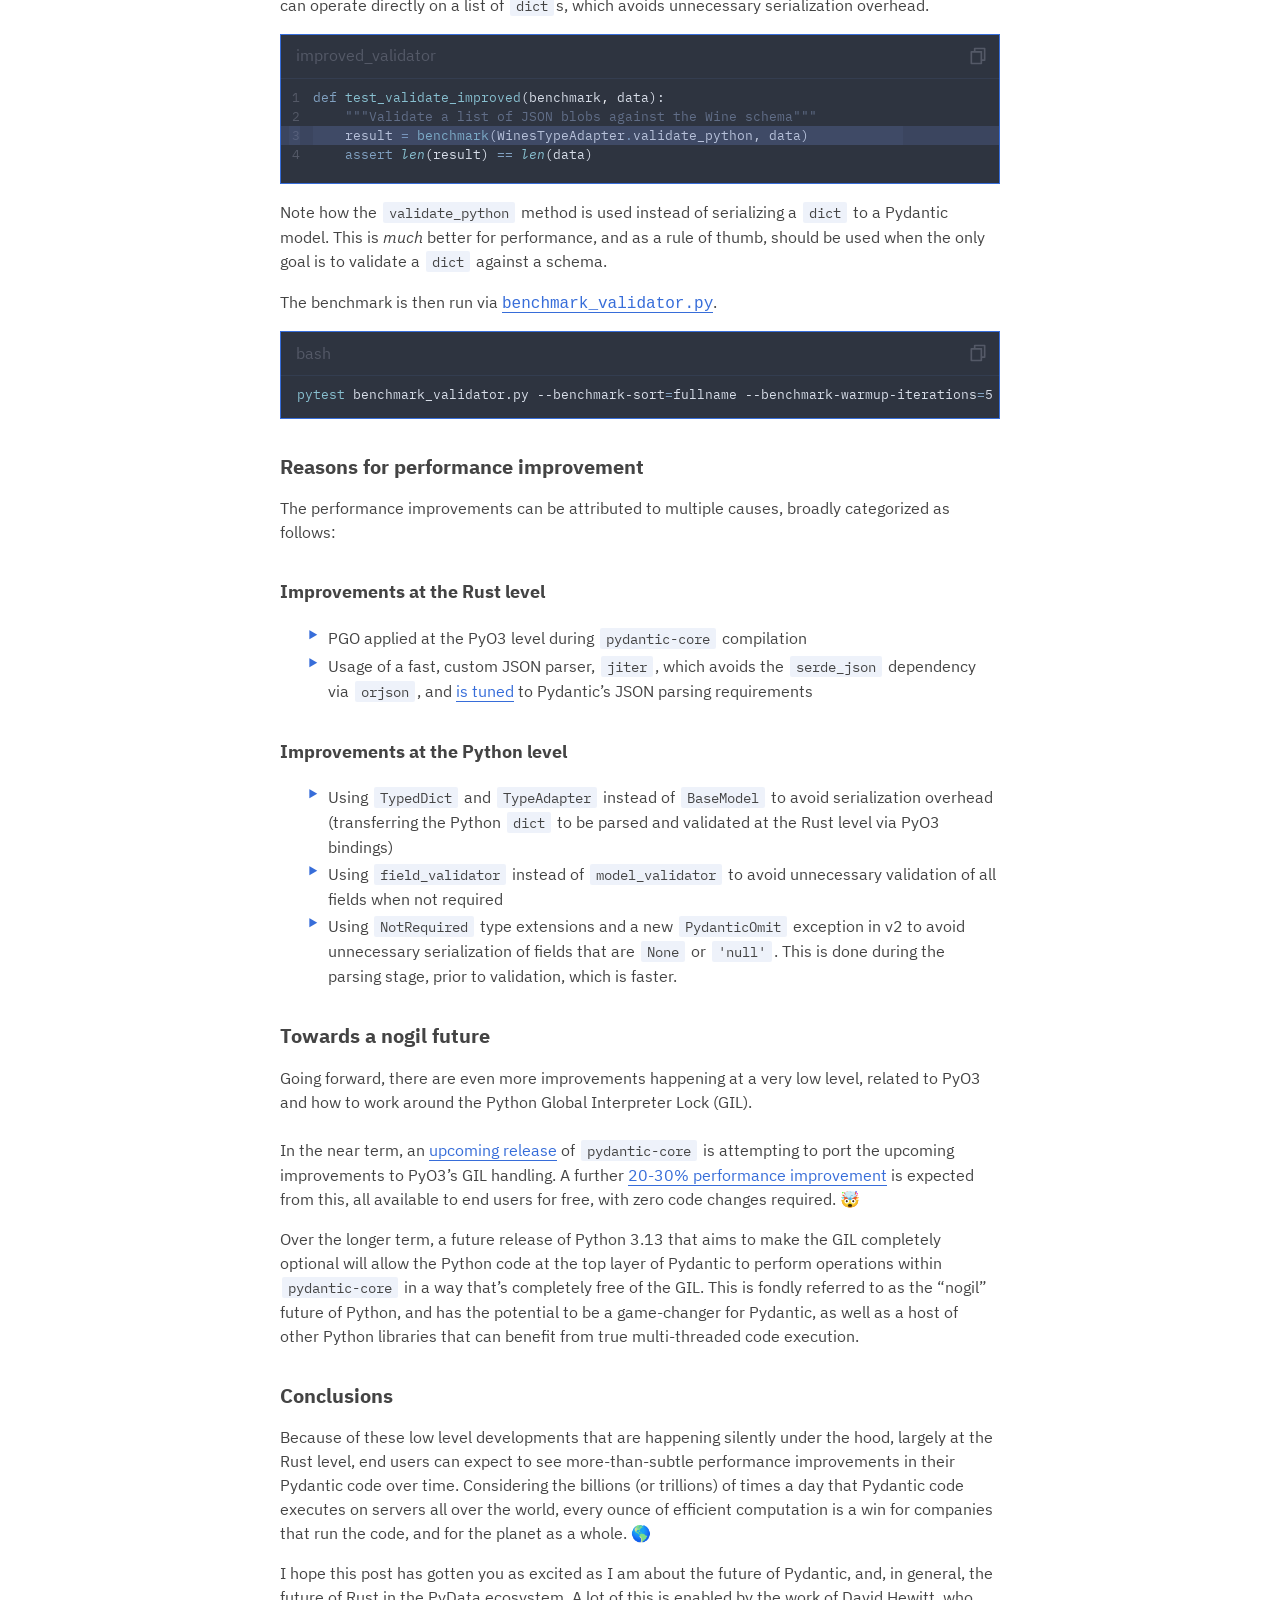
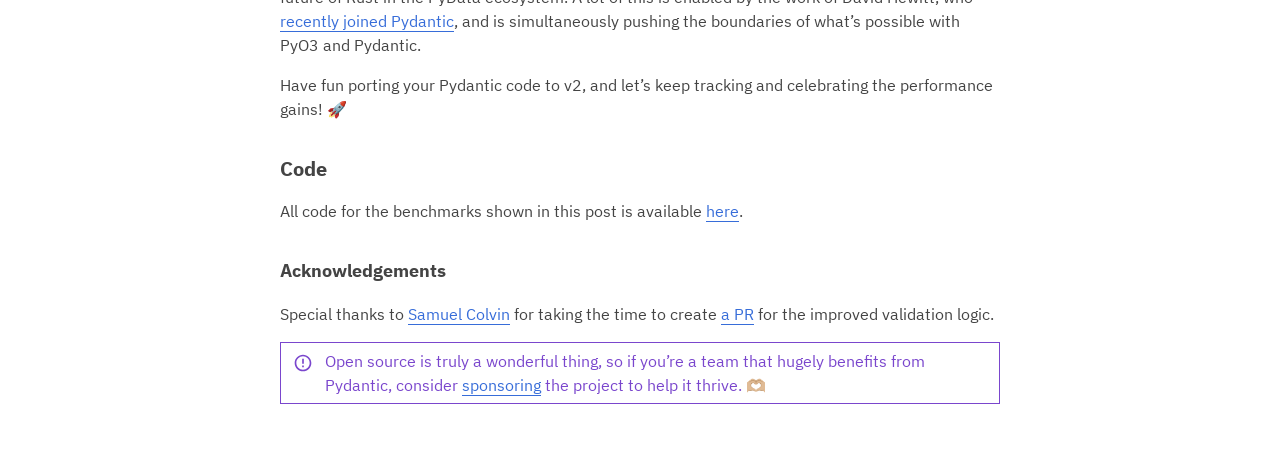
<file: posts/intermediate-pydantic/index.html>
<!doctype html><html lang=en><head><meta charset=utf-8><meta content="width=device-width,initial-scale=1.0" name=viewport><meta content="light dark" name=color-scheme><title>Why Pydantic just keeps getting better | The Data Quarry</title><meta content="Why Pydantic just keeps getting better" property=og:title><meta content="Prashanth Rao" name=author><meta content=en_US property=og:locale><meta content="Understanding the latest features and optimizations of Pydantic v2 that provide a 12x speedup over v1" name=description><meta content="Understanding the latest features and optimizations of Pydantic v2 that provide a 12x speedup over v1" property=og:description><link href=https://thedataquarry.github.io/posts/intermediate-pydantic/ rel=canonical><meta content=https://thedataquarry.github.io/posts/intermediate-pydantic/ property=og:url><meta content="The Data Quarry" property=og:site_name><meta content=https://thedataquarry.github.io/img/dataquarry-banner.png property=og:image><meta content=article property=og:type><meta content=2023-12-02T00:00:00+00:00 property=article:published_time><meta " content=summary_large_image name=twitter:card><meta content=https://thedataquarry.github.io/img/dataquarry-banner.png property=twitter:image><meta content="Why Pydantic just keeps getting better" property=twitter:title><meta content=@tech_optimist name=twitter:site><meta content="Understanding the latest features and optimizations of Pydantic v2 that provide a 12x speedup over v1" name=description><title>Why Pydantic just keeps getting better</title><link href=/img/favicon-32x32.png rel=icon sizes=32x32 type=image/png><link href=/img/favicon-16x16.png rel=icon sizes=16x16 type=image/png><link href=/img/apple-touch-icon.png rel=apple-touch-icon sizes=180x180><style>body{--primary-color:#376dd9;--primary-pale-color:#698bcf1c;--inline-code-color:#444;--text-color:#444;--text-pale-color:#545967;--bg-color:#fff;--highlight-mark-color:#5f75b045;--callout-note-color:#3e70d6;--callout-important-color:#7a46cd;--callout-warning-color:#d3822b;--callout-alert-color:#d43f3f;--callout-question-color:#3089b5;--callout-tip-color:#35a06b;--main-font:"IBMPlexSans",ui-sans-serif,system-ui,-apple-system,BlinkMacSystemFont,"Segoe UI",Roboto,"Helvetica Neue",Arial,"Noto Sans",sans-serif,"Apple Color Emoji","Segoe UI Emoji","Segoe UI Symbol","Noto Color Emoji";--code-font:"IBMPlexMono",ui-monospace,SFMono-Regular,Menlo,Monaco,Consolas,"Liberation Mono","Courier New",monospace;--homepage-max-width:750px;--main-max-width:750px;--avatar-size:175px;--paragraph-font-size:16px;--paragraph-line-height:1.5em;--aside-font-size:16px;--img-border-radius:4px;--inline-code-border-radius:2px}body.dark{--primary-color:#689afd;--primary-pale-color:#93acdd1c;--inline-code-color:#d2d2d2;--text-color:#ddd;--text-pale-color:#a0a0a0;--bg-color:#202124;--highlight-mark-color:#5f75b045;--callout-note-color:#698bcf;--callout-important-color:#9374c5;--callout-warning-color:#c99054;--callout-alert-color:#d35757;--callout-question-color:#5091b2;--callout-tip-color:#3ea06f}</style><link href=/main.css rel=stylesheet><script async data-website-id=01228822-c189-4b8a-93ba-733d045bf346 src=https://analytics.eu.umami.is/script.js></script><body class=post><script>if(localStorage.getItem('theme')=='dark'){document.body.classList.add('dark');const a=document.querySelector('link#hl');if(a)a.href='/hl-dark.css'}</script><header class=blur><div id=header-wrapper><nav><a href=/>The Data Quarry</a><button aria-label="toggle expand" class=separator id=toggler>::</button><span class="wrap left fold">{</span><a href=/posts>blog</a><span class="wrap-separator fold">,</span><a class=fold href=/talks>talks</a><span class="wrap-separator fold">,</span><a class=fold href=/projects>projects</a><span class="wrap right fold">} ;</span></nav><div id=btns><a rel="noreferrer noopener" aria-label=GitHub href=https://github.com/prrao87 target=_blank> <svg viewbox="0 0 24 24" xmlns=http://www.w3.org/2000/svg><title>GitHub</title><path d="M12 .297c-6.63 0-12 5.373-12 12 0 5.303 3.438 9.8 8.205 11.385.6.113.82-.258.82-.577 0-.285-.01-1.04-.015-2.04-3.338.724-4.042-1.61-4.042-1.61C4.422 18.07 3.633 17.7 3.633 17.7c-1.087-.744.084-.729.084-.729 1.205.084 1.838 1.236 1.838 1.236 1.07 1.835 2.809 1.305 3.495.998.108-.776.417-1.305.76-1.605-2.665-.3-5.466-1.332-5.466-5.93 0-1.31.465-2.38 1.235-3.22-.135-.303-.54-1.523.105-3.176 0 0 1.005-.322 3.3 1.23.96-.267 1.98-.399 3-.405 1.02.006 2.04.138 3 .405 2.28-1.552 3.285-1.23 3.285-1.23.645 1.653.24 2.873.12 3.176.765.84 1.23 1.91 1.23 3.22 0 4.61-2.805 5.625-5.475 5.92.42.36.81 1.096.81 2.22 0 1.606-.015 2.896-.015 3.286 0 .315.21.69.825.57C20.565 22.092 24 17.592 24 12.297c0-6.627-5.373-12-12-12" fill=currentColor></path></svg> </a><a rel="noreferrer noopener" aria-label=Twitter href=https://twitter.com/tech_optimist target=_blank> <svg viewbox="0 0 24 24" xmlns=http://www.w3.org/2000/svg><title>Twitter</title><path d="M23.953 4.57a10 10 0 01-2.825.775 4.958 4.958 0 002.163-2.723c-.951.555-2.005.959-3.127 1.184a4.92 4.92 0 00-8.384 4.482C7.69 8.095 4.067 6.13 1.64 3.162a4.822 4.822 0 00-.666 2.475c0 1.71.87 3.213 2.188 4.096a4.904 4.904 0 01-2.228-.616v.06a4.923 4.923 0 003.946 4.827 4.996 4.996 0 01-2.212.085 4.936 4.936 0 004.604 3.417 9.867 9.867 0 01-6.102 2.105c-.39 0-.779-.023-1.17-.067a13.995 13.995 0 007.557 2.209c9.053 0 13.998-7.496 13.998-13.985 0-.21 0-.42-.015-.63A9.935 9.935 0 0024 4.59z" fill=currentColor></path></svg> </a><a rel="noreferrer noopener" aria-label=LinkedIn href=https://www.linkedin.com/in/prrao87 target=_blank> <svg viewbox="0 0 24 24" xmlns=http://www.w3.org/2000/svg><title>LinkedIn</title><path d="M20.447 20.452h-3.554v-5.569c0-1.328-.027-3.037-1.852-3.037-1.853 0-2.136 1.445-2.136 2.939v5.667H9.351V9h3.414v1.561h.046c.477-.9 1.637-1.85 3.37-1.85 3.601 0 4.267 2.37 4.267 5.455v6.286zM5.337 7.433c-1.144 0-2.063-.926-2.063-2.065 0-1.138.92-2.063 2.063-2.063 1.14 0 2.064.925 2.064 2.063 0 1.139-.925 2.065-2.064 2.065zm1.782 13.019H3.555V9h3.564v11.452zM22.225 0H1.771C.792 0 0 .774 0 1.729v20.542C0 23.227.792 24 1.771 24h20.451C23.2 24 24 23.227 24 22.271V1.729C24 .774 23.2 0 22.222 0h.003z" fill=currentColor></path></svg> </a><a aria-label="Buy me a coffee" rel="noreferrer noopener" href=https://www.buymeacoffee.com/prrao87 target=_blank> <svg viewbox="0 0 24 24" xmlns=http://www.w3.org/2000/svg><title>Buy Me A Coffee</title><path d="M20.216 6.415l-.132-.666c-.119-.598-.388-1.163-1.001-1.379-.197-.069-.42-.098-.57-.241-.152-.143-.196-.366-.231-.572-.065-.378-.125-.756-.192-1.133-.057-.325-.102-.69-.25-.987-.195-.4-.597-.634-.996-.788a5.723 5.723 0 00-.626-.194c-1-.263-2.05-.36-3.077-.416a25.834 25.834 0 00-3.7.062c-.915.083-1.88.184-2.75.5-.318.116-.646.256-.888.501-.297.302-.393.77-.177 1.146.154.267.415.456.692.58.36.162.737.284 1.123.366 1.075.238 2.189.331 3.287.37 1.218.05 2.437.01 3.65-.118.299-.033.598-.073.896-.119.352-.054.578-.513.474-.834-.124-.383-.457-.531-.834-.473-.466.074-.96.108-1.382.146-1.177.08-2.358.082-3.536.006a22.228 22.228 0 01-1.157-.107c-.086-.01-.18-.025-.258-.036-.243-.036-.484-.08-.724-.13-.111-.027-.111-.185 0-.212h.005c.277-.06.557-.108.838-.147h.002c.131-.009.263-.032.394-.048a25.076 25.076 0 013.426-.12c.674.019 1.347.067 2.017.144l.228.031c.267.04.533.088.798.145.392.085.895.113 1.07.542.055.137.08.288.111.431l.319 1.484a.237.237 0 01-.199.284h-.003c-.037.006-.075.01-.112.015a36.704 36.704 0 01-4.743.295 37.059 37.059 0 01-4.699-.304c-.14-.017-.293-.042-.417-.06-.326-.048-.649-.108-.973-.161-.393-.065-.768-.032-1.123.161-.29.16-.527.404-.675.701-.154.316-.199.66-.267 1-.069.34-.176.707-.135 1.056.087.753.613 1.365 1.37 1.502a39.69 39.69 0 0011.343.376.483.483 0 01.535.53l-.071.697-1.018 9.907c-.041.41-.047.832-.125 1.237-.122.637-.553 1.028-1.182 1.171-.577.131-1.165.2-1.756.205-.656.004-1.31-.025-1.966-.022-.699.004-1.556-.06-2.095-.58-.475-.458-.54-1.174-.605-1.793l-.731-7.013-.322-3.094c-.037-.351-.286-.695-.678-.678-.336.015-.718.3-.678.679l.228 2.185.949 9.112c.147 1.344 1.174 2.068 2.446 2.272.742.12 1.503.144 2.257.156.966.016 1.942.053 2.892-.122 1.408-.258 2.465-1.198 2.616-2.657.34-3.332.683-6.663 1.024-9.995l.215-2.087a.484.484 0 01.39-.426c.402-.078.787-.212 1.074-.518.455-.488.546-1.124.385-1.766zm-1.478.772c-.145.137-.363.201-.578.233-2.416.359-4.866.54-7.308.46-1.748-.06-3.477-.254-5.207-.498-.17-.024-.353-.055-.47-.18-.22-.236-.111-.71-.054-.995.052-.26.152-.609.463-.646.484-.057 1.046.148 1.526.22.577.088 1.156.159 1.737.212 2.48.226 5.002.19 7.472-.14.45-.06.899-.13 1.345-.21.399-.072.84-.206 1.08.206.166.281.188.657.162.974a.544.544 0 01-.169.364zm-6.159 3.9c-.862.37-1.84.788-3.109.788a5.884 5.884 0 01-1.569-.217l.877 9.004c.065.78.717 1.38 1.5 1.38 0 0 1.243.065 1.658.065.447 0 1.786-.065 1.786-.065.783 0 1.434-.6 1.499-1.38l.94-9.95a3.996 3.996 0 00-1.322-.238c-.826 0-1.491.284-2.26.613z" fill=currentColor></path></svg> </a><button aria-label="theme switch" data-moon-icon='<svg xmlns="http://www.w3.org/2000/svg" viewBox="0 0 24 24" width="24" height="24"><path d="M10 7C10 10.866 13.134 14 17 14C18.9584 14 20.729 13.1957 21.9995 11.8995C22 11.933 22 11.9665 22 12C22 17.5228 17.5228 22 12 22C6.47715 22 2 17.5228 2 12C2 6.47715 6.47715 2 12 2C12.0335 2 12.067 2 12.1005 2.00049C10.8043 3.27098 10 5.04157 10 7ZM4 12C4 16.4183 7.58172 20 12 20C15.0583 20 17.7158 18.2839 19.062 15.7621C18.3945 15.9187 17.7035 16 17 16C12.0294 16 8 11.9706 8 7C8 6.29648 8.08133 5.60547 8.2379 4.938C5.71611 6.28423 4 8.9417 4 12Z" fill="currentColor"></path></svg>' data-sun-icon='<svg xmlns="http://www.w3.org/2000/svg" viewBox="0 0 24 24" width="24" height="24"><path d="M12 18C8.68629 18 6 15.3137 6 12C6 8.68629 8.68629 6 12 6C15.3137 6 18 8.68629 18 12C18 15.3137 15.3137 18 12 18ZM12 16C14.2091 16 16 14.2091 16 12C16 9.79086 14.2091 8 12 8C9.79086 8 8 9.79086 8 12C8 14.2091 9.79086 16 12 16ZM11 1H13V4H11V1ZM11 20H13V23H11V20ZM3.51472 4.92893L4.92893 3.51472L7.05025 5.63604L5.63604 7.05025L3.51472 4.92893ZM16.9497 18.364L18.364 16.9497L20.4853 19.0711L19.0711 20.4853L16.9497 18.364ZM19.0711 3.51472L20.4853 4.92893L18.364 7.05025L16.9497 5.63604L19.0711 3.51472ZM5.63604 16.9497L7.05025 18.364L4.92893 20.4853L3.51472 19.0711L5.63604 16.9497ZM23 11V13H20V11H23ZM4 11V13H1V11H4Z" fill="currentColor"></path></svg>' id=theme-toggle><svg viewbox="0 0 24 24" height=24 width=24 xmlns=http://www.w3.org/2000/svg><path d="M10 7C10 10.866 13.134 14 17 14C18.9584 14 20.729 13.1957 21.9995 11.8995C22 11.933 22 11.9665 22 12C22 17.5228 17.5228 22 12 22C6.47715 22 2 17.5228 2 12C2 6.47715 6.47715 2 12 2C12.0335 2 12.067 2 12.1005 2.00049C10.8043 3.27098 10 5.04157 10 7ZM4 12C4 16.4183 7.58172 20 12 20C15.0583 20 17.7158 18.2839 19.062 15.7621C18.3945 15.9187 17.7035 16 17 16C12.0294 16 8 11.9706 8 7C8 6.29648 8.08133 5.60547 8.2379 4.938C5.71611 6.28423 4 8.9417 4 12Z" fill=currentColor></path></svg></button><button aria-label="table of content" id=toc-toggle><svg viewbox="0 0 24 24" height=24 width=24 xmlns=http://www.w3.org/2000/svg><path d="M3 4H21V6H3V4ZM3 11H15V13H3V11ZM3 18H21V20H3V18Z" fill=currentColor></path></svg></button></div></div></header><div id=wrapper><div id=blank></div><aside class=blur><nav><ul><li><a class=h2 href=#12x-possible-speedup-over-v1-with-more-to-come>12x possible speedup over v1, with more to come</a><li><a class=h2 href=#uncovering-the-pydantic-stack>Uncovering the Pydantic stack</a> <ul><li><a class=h3 href=#rust-crates>Rust crates</a><li><a class=h3 href=#pyo3>PyO3</a><li><a class=h3 href=#maturin>Maturin</a><li><a class=h3 href=#pydantic>Pydantic</a></ul><li><a class=h2 href=#performance-benchmark>Performance benchmark</a> <ul><li><a class=h3 href=#dataset>Dataset</a><li><a class=h3 href=#simple-validator>Simple validator</a><li><a class=h3 href=#improved-validator>Improved validator</a><li><a class=h3 href=#benchmark-code>Benchmark code</a></ul><li><a class=h2 href=#reasons-for-performance-improvement>Reasons for performance improvement</a> <ul><li><a class=h3 href=#improvements-at-the-rust-level>Improvements at the Rust level</a><li><a class=h3 href=#improvements-at-the-python-level>Improvements at the Python level</a></ul><li><a class=h2 href=#towards-a-nogil-future>Towards a nogil future</a><li><a class=h2 href=#conclusions>Conclusions</a><li><a class=h2 href=#code>Code</a> <ul><li><a class=h3 href=#acknowledgements>Acknowledgements</a></ul></ul></nav><button aria-label="back to top" id=back-to-top><svg viewbox="0 0 24 24" height=24 width=24 xmlns=http://www.w3.org/2000/svg><path d="M11.9997 10.8284L7.04996 15.7782L5.63574 14.364L11.9997 8L18.3637 14.364L16.9495 15.7782L11.9997 10.8284Z" fill=currentColor></path></svg></button></aside><main><div><div data-check-icon='<svg xmlns="http://www.w3.org/2000/svg" viewBox="0 0 24 24" width="24" height="24"><path d="M10.0007 15.1709L19.1931 5.97852L20.6073 7.39273L10.0007 17.9993L3.63672 11.6354L5.05093 10.2212L10.0007 15.1709Z" fill="currentColor"></path></svg>' data-copy-icon='<svg xmlns="http://www.w3.org/2000/svg" viewBox="0 0 24 24" width="24" height="24"><path d="M6.9998 6V3C6.9998 2.44772 7.44752 2 7.9998 2H19.9998C20.5521 2 20.9998 2.44772 20.9998 3V17C20.9998 17.5523 20.5521 18 19.9998 18H16.9998V20.9991C16.9998 21.5519 16.5499 22 15.993 22H4.00666C3.45059 22 3 21.5554 3 20.9991L3.0026 7.00087C3.0027 6.44811 3.45264 6 4.00942 6H6.9998ZM5.00242 8L5.00019 20H14.9998V8H5.00242ZM8.9998 6H16.9998V16H18.9998V4H8.9998V6Z" fill="currentColor"></path></svg>' id=copy-cfg style=display:none></div><article data-backlink-icon='<svg xmlns="http://www.w3.org/2000/svg" viewBox="0 0 24 24" width="20" height="20"><path d="M9.41421 8L18.0208 16.6066L16.6066 18.0208L8 9.41421V17H6V6H17V8H9.41421Z" fill="currentColor"></path></svg>' class=prose><h1>Why Pydantic just keeps getting better</h1><div id=post-info><div id=date><span id=publish>2023-12-02</span></div><div id=tags><a href=https://thedataquarry.github.io/tags/pydantic><span>#</span>pydantic</a><a href=https://thedataquarry.github.io/tags/rust><span>#</span>rust</a></div></div><h2 id=12x-possible-speedup-over-v1-with-more-to-come>12x possible speedup over v1, with more to come<a aria-label="Anchor link for: 12x-possible-speedup-over-v1-with-more-to-come" class=zola-anchor href=#12x-possible-speedup-over-v1-with-more-to-come>#</a></h2><p><a rel="nofollow noreferrer" href=https://docs.pydantic.dev/latest/>Pydantic</a> is a data parsing, transformation and validation library for Python that’s become integral to the PyData ecosystem. Version 2 of Pydantic, which came out in June 2023, had its core rewritten in Rust, which I described in some detail in my <a href=../why-pydantic-v2-matters/>previous post</a>.<p>It’s been really fascinating to watch each major release of Pydantic v2 lately, as they’ve been showing incremental performance improvements over prior releases.<figure><img alt="Performance comparison of each successive Pydantic v2 major release" loading=lazy src=pydantic-benchmark-results.png><figcaption>Performance comparison of each successive Pydantic v2 major release</figcaption></figure><p>As can be seen, there’s not only a <strong>12x</strong> speedup over v1.10 in the latest release (2.5.2 as of writing this post) – there’s also a <strong>12%</strong> improvement over the first v2 release. These improvements are likely due to a variety of optimizations and new features at the lower levels in Rust.<p>The goal of this post is to describe the details of the benchmark whose results are shown above, and also to uncover the underlying components of <code>pydantic-core</code> (the part that’s written in Rust) that contribute to the overall performance improvement that we see at the Python level.<blockquote class="callout warning"><div class=icon><svg viewbox="0 0 24 24" height=20 width=20 xmlns=http://www.w3.org/2000/svg><path d="M12.865 3.00017L22.3912 19.5002C22.6674 19.9785 22.5035 20.5901 22.0252 20.8662C21.8732 20.954 21.7008 21.0002 21.5252 21.0002H2.47266C1.92037 21.0002 1.47266 20.5525 1.47266 20.0002C1.47266 19.8246 1.51886 19.6522 1.60663 19.5002L11.1329 3.00017C11.4091 2.52187 12.0206 2.358 12.4989 2.63414C12.651 2.72191 12.7772 2.84815 12.865 3.00017ZM4.20471 19.0002H19.7932L11.9989 5.50017L4.20471 19.0002ZM10.9989 16.0002H12.9989V18.0002H10.9989V16.0002ZM10.9989 9.00017H12.9989V14.0002H10.9989V9.00017Z" fill=currentColor></path></svg></div><div class=content><p>It’s assumed you know what the purpose of Pydantic is, and have some familiarity with its API – if not, check out the <a href=../why-pydantic-v2-matters/>first post</a> in this series.</div></blockquote><h2 id=uncovering-the-pydantic-stack>Uncovering the Pydantic stack<a aria-label="Anchor link for: uncovering-the-pydantic-stack" class=zola-anchor href=#uncovering-the-pydantic-stack>#</a></h2><p>Before we go into the benchmark and the reasons for the performance gain, it’s worth spending a bit of time to really understand Pydantic’s internals.<p>As we know, v2 has a new design that splits it up into two Python packages:<ul><li><code>pydantic</code>: Written in Python and is user-facing<li><code>pydantic-core</code>: A base Python package that contains the core functionality for serialization and validation, whose core is based on Rust</ul><p>The Python API we, the end users, are used to interfacing with, is built directly on top of <code>pydantic-core</code>. However, it’s important to understand that <code>pydantic-core</code> itself is not a monolithic entity.<figure><img alt="The multi-layer stack of Pydantic v2" loading=lazy src=pydantic-stack.png><figcaption>The multi-layer stack of Pydantic v2</figcaption></figure><p>The lowest layers of Pydantic are composed of a multitude of Rust crates that form what we know as <code>pydantic-core</code>. The top (user-facing) layer is the Python API. The intermediate layers, PyO3 and <code>maturin</code>, are explained in more detail below.<h3 id=rust-crates>Rust crates<a aria-label="Anchor link for: rust-crates" class=zola-anchor href=#rust-crates>#</a></h3><p><a rel="nofollow noreferrer" href=https://github.com/pydantic/speedate><code>speedate</code></a> is a datetime and time duration parser that functions at the Rust level. <a rel="nofollow noreferrer" href=https://github.com/pydantic/jiter><code>jiter</code></a> is an iterable JSON parser that offers multiple interfaces for handling JSON data (enums, iterators and strings) in Rust. The <a rel="nofollow noreferrer" href=https://github.com/rust-lang/regex>regex</a> crate is the regex engine that’s maintained by the Rust foundation. There are many other base crates as well, coming together to compose what we know as <code>pydantic-core</code>.<p>Earlier versions of Pydantic v2 used <code>orjson</code> (a Python library), which itself depended on the age-old <a rel="nofollow noreferrer" href=https://github.com/serde-rs/json><code>serde_json</code></a> Rust crate for JSON parsing. <code>serde_json</code> is among the most downloaded Rust crates, with almost 200 million downloads as of 2023, so the fact that the Pydantic team decided to move away from such a mature package in the Rust ecosystem to write their own JSON parser indicates how critical this part of the stack is to Pydantic’s performance.<p>As Samuel Colvin, the creator of Pydantic, <a href="https://x.com/samuel_colvin/status/1720153791767429473?s=20" rel="nofollow noreferrer">explains</a>:<blockquote><p><code>orjson</code> uses serde-json, to deserialize JSON, then takes some serious liberties with the Python C API/PyO3 FFI interface for performance. <code>jiter</code>, an alternative to <code>serde_json</code>, is significantly faster, and also allows you to get the position of a value even if JSON parsing passes – so Pydantic validation errors can show the JSON file positions.</blockquote><p>With JSON being the key serialization and deserialization component in Pydantic workflows, and with Pydantic being used to validate ever larger amounts of data, every ounce of performance matters!<h3 id=pyo3>PyO3<a aria-label="Anchor link for: pyo3" class=zola-anchor href=#pyo3>#</a></h3><p><a rel="nofollow noreferrer" href=https://github.com/PyO3/pyo3>PyO3</a> is a Rust crate that allows Rust code to be called from Python, via generated Rust bindings. It’s a fork of <code>rust-cpython</code>, which aims to offer a Rust wrapper around the <code>libpython</code> C API so that Rust code can be called from Python. PyO3 is now a mature project with a large community, and is the most common way to write performant Python extensions in Rust.<p>Recent versions of Pydantic have begun applying <strong>profile-guided optimization</strong> (PGO) during <code>pydantic-core</code> compilation. As described in <a rel="nofollow noreferrer" href=https://doc.rust-lang.org/rustc/profile-guided-optimization.html>the docs</a>, PGO collects data about the typical execution of a binary and uses this data to inform optimizations such as inlining, machine code layout, register allocation, and branch prediction. The result is that the <code>pydantic-core</code> bindings, even prior to being called in Python, are already optimized for the typical execution patterns of Pydantic.<h3 id=maturin>Maturin<a aria-label="Anchor link for: maturin" class=zola-anchor href=#maturin>#</a></h3><p><a rel="nofollow noreferrer" href=https://github.com/PyO3/maturin>Maturin</a> is a utility that’s used to generate native Python modules (wheels) from Rust crates that were built with PyO3. The result of using Maturin is that the underlying Rust code in <code>pydantic-core</code> can be made available as a Python package that’s itself imported into <code>pydantic</code>, to be available to end users.<h3 id=pydantic>Pydantic<a aria-label="Anchor link for: pydantic" class=zola-anchor href=#pydantic>#</a></h3><p>The user-facing part of Pydantic, written in Python, is essentially a wrapper around <code>pydantic-core</code>. None of the heavy-lifting is done at the Python level – all the parsing, validation and serialization is done at the Rust level, so Python users can continue about their business as usual without worrying about Rust.<hr><h2 id=performance-benchmark>Performance benchmark<a aria-label="Anchor link for: performance-benchmark" class=zola-anchor href=#performance-benchmark>#</a></h2><p>This section covers the benchmark that was run to study the performance improvements in each major release of v2, with the reference version (for comparison) being v1.10. The benchmark code is available <a rel="nofollow noreferrer" href=https://github.com/prrao87/pydantic-benchmarks>here</a>.<h3 id=dataset>Dataset<a aria-label="Anchor link for: dataset" class=zola-anchor href=#dataset>#</a></h3><p>The dataset used is a familiar one if you’ve read my previous blogs: A wine reviews dataset from Kaggle. It consists of 129,971 wine reviews from the Wine Enthusiast magazine, made available in newline-delimited JSON as shown below. Refer to the <a rel="nofollow noreferrer" href=https://www.kaggle.com/datasets/zynicide/wine-reviews>Kaggle source</a> for more detailed information on the dataset and how it was scraped.<p>An example JSON line representing a single wine review, when read into Python, is shown below. Note how the comments in each line specify what we <em>want</em>, vs. what’s actually present in the data.<pre class=language-py data-lang=py style=background:#2e3440;color:#d8dee9><code class=language-py data-lang=py><span>{
</span><span>    </span><span style=color:#a3be8c>"id"</span><span style=color:#eceff4>: </span><span style=color:#b48ead>40825</span><span style=color:#eceff4>,  </span><span style=color:#616e88># This field is compulsory (not nullable)
</span><span>    </span><span style=color:#a3be8c>"points"</span><span style=color:#eceff4>: </span><span style=color:#a3be8c>"90"</span><span style=color:#eceff4>,  </span><span style=color:#616e88># Bad value: This should be an integer
</span><span>    </span><span style=color:#a3be8c>"title"</span><span style=color:#eceff4>: </span><span style=color:#a3be8c>"Castello San Donato in Perano 2009 Riserva  (Chianti Classico)"</span><span style=color:#eceff4>,
</span><span>    </span><span style=color:#a3be8c>"description"</span><span style=color:#eceff4>: </span><span style=color:#a3be8c>"Made from a blend of 85% Sangiovese and 15% Merlot, this ripe wine delivers soft plum, black currants, clove and cracked pepper sensations accented with coffee and espresso notes. A backbone of firm tannins give structure. Drink now through 2019."</span><span style=color:#eceff4>,
</span><span>    </span><span style=color:#a3be8c>"taster_name"</span><span style=color:#eceff4>: </span><span style=color:#a3be8c>"Kerin O'Keefe"</span><span style=color:#eceff4>,
</span><span>    </span><span style=color:#a3be8c>"taster_twitter_handle"</span><span style=color:#eceff4>: </span><span style=color:#a3be8c>"@kerinokeefe"</span><span style=color:#eceff4>,
</span><span>    </span><span style=color:#a3be8c>"price"</span><span style=color:#eceff4>: </span><span style=color:#a3be8c>"30.0"</span><span style=color:#eceff4>,  </span><span style=color:#616e88># Bad value: This should be a float
</span><span>    </span><span style=color:#a3be8c>"designation"</span><span style=color:#eceff4>: </span><span style=color:#a3be8c>"Riserva"</span><span style=color:#eceff4>, </span><span style=color:#616e88># Rename this to "vineyard"
</span><span>    </span><span style=color:#a3be8c>"variety"</span><span style=color:#eceff4>: </span><span style=color:#a3be8c>"Red Blend"</span><span style=color:#eceff4>,
</span><span>    </span><span style=color:#a3be8c>"region_1"</span><span style=color:#eceff4>: </span><span style=color:#a3be8c>"null"</span><span style=color:#eceff4>, </span><span style=color:#616e88># Drop string 'null' fields
</span><span>    </span><span style=color:#a3be8c>"region_2"</span><span style=color:#eceff4>: </span><span style=color:#81a1c1>None</span><span style=color:#eceff4>, </span><span style=color:#616e88># Drop None fields
</span><span>    </span><span style=color:#a3be8c>"province"</span><span style=color:#eceff4>: </span><span style=color:#a3be8c>"Tuscany"</span><span style=color:#eceff4>,
</span><span>    </span><span style=color:#a3be8c>"country"</span><span style=color:#eceff4>: </span><span style=color:#a3be8c>"Italy"</span><span style=color:#eceff4>,  </span><span style=color:#616e88># Missing country is unacceptable: replace with "Unknown
</span><span>    </span><span style=color:#a3be8c>"winery"</span><span style=color:#eceff4>: </span><span style=color:#a3be8c>"Castello San Donato in Perano"
</span><span>}
</span></code></pre><h3 id=simple-validator>Simple validator<a aria-label="Anchor link for: simple-validator" class=zola-anchor href=#simple-validator>#</a></h3><p>The first benchmark makes use of a simple validator based on familiar Pydantic concepts – fields, validators and models. The validator is shown below.<div class=codeblock-with-filename><div class=filename>schemas.py</div><pre class=language-py data-lang=py style=background:#2e3440;color:#d8dee9><code class=language-py data-lang=py><span style=color:#81a1c1>from </span><span>pydantic </span><span style=color:#81a1c1>import </span><span>BaseModel</span><span style=color:#eceff4>, </span><span>ConfigDict</span><span style=color:#eceff4>, </span><span>Field</span><span style=color:#eceff4>, </span><span>model_validator
</span><span>
</span><span style=color:#81a1c1>class </span><span style=color:#8fbcbb>Wine</span><span>(</span><span style=color:#8fbcbb>BaseModel</span><span>):
</span><span>    model_config </span><span style=color:#81a1c1>= </span><span style=color:#88c0d0>ConfigDict</span><span>(
</span><span>        populate_by_name</span><span style=color:#81a1c1>=True</span><span style=color:#eceff4>,
</span><span>        str_strip_whitespace</span><span style=color:#81a1c1>=True</span><span style=color:#eceff4>,
</span><span>    )
</span><span>
</span><span>    </span><span style=font-style:italic;color:#88c0d0>id</span><span style=color:#eceff4>: </span><span style=color:#81a1c1>int
</span><span>    points</span><span style=color:#eceff4>: </span><span style=color:#81a1c1>int
</span><span>    title</span><span style=color:#eceff4>: </span><span style=color:#81a1c1>str
</span><span>    description</span><span style=color:#eceff4>: </span><span style=color:#81a1c1>str | None
</span><span>    price</span><span style=color:#eceff4>: </span><span style=color:#81a1c1>float | None
</span><span>    variety</span><span style=color:#eceff4>: </span><span style=color:#81a1c1>str | None
</span><span>    winery</span><span style=color:#eceff4>: </span><span style=color:#81a1c1>str | None
</span><span>    designation</span><span style=color:#eceff4>: </span><span style=color:#81a1c1>str | None = </span><span style=color:#88c0d0>Field</span><span>(</span><span style=color:#81a1c1>None</span><span style=color:#eceff4>, </span><span>alias</span><span style=color:#81a1c1>=</span><span style=color:#a3be8c>"vineyard"</span><span>)
</span><span>    country</span><span style=color:#eceff4>: </span><span style=color:#81a1c1>str | None
</span><span>    province</span><span style=color:#eceff4>: </span><span style=color:#81a1c1>str | None
</span><span>    region_1</span><span style=color:#eceff4>: </span><span style=color:#81a1c1>str | None
</span><span>    region_2</span><span style=color:#eceff4>: </span><span style=color:#81a1c1>str | None
</span><span>    taster_name</span><span style=color:#eceff4>: </span><span style=color:#81a1c1>str | None
</span><span>    taster_twitter_handle</span><span style=color:#eceff4>: </span><span style=color:#81a1c1>str | None
</span><span>
</span><span>    </span><span style=color:#d08770>@</span><span>model_validator(mode</span><span style=color:#81a1c1>=</span><span style=color:#a3be8c>"before"</span><span>)
</span><span>    </span><span style=color:#81a1c1>def </span><span style=color:#88c0d0>_remove_unknowns</span><span>(cls</span><span style=color:#eceff4>, </span><span>values):
</span><span>        </span><span style=color:#a3be8c>"Set other fields that have the value 'null' as None so that we can throw it away"
</span><span>        </span><span style=color:#81a1c1>for </span><span>field </span><span style=color:#81a1c1>in </span><span>[</span><span style=color:#a3be8c>"region_1"</span><span style=color:#eceff4>, </span><span style=color:#a3be8c>"region_2"</span><span>]:
</span><span>            </span><span style=color:#81a1c1>if not </span><span>values</span><span style=color:#81a1c1>.</span><span style=color:#88c0d0>get</span><span>(field) </span><span style=color:#81a1c1>or </span><span>values</span><span style=color:#81a1c1>.</span><span style=color:#88c0d0>get</span><span>(field) </span><span style=color:#81a1c1>== </span><span style=color:#a3be8c>"null"</span><span>:
</span><span>                values[field] </span><span style=color:#81a1c1>= None
</span><span>        </span><span style=color:#81a1c1>return </span><span>values
</span><span>
</span><span>    </span><span style=color:#d08770>@</span><span>model_validator(mode</span><span style=color:#81a1c1>=</span><span style=color:#a3be8c>"before"</span><span>)
</span><span>    </span><span style=color:#81a1c1>def </span><span style=color:#88c0d0>_fill_country_unknowns</span><span>(cls</span><span style=color:#eceff4>, </span><span>values):
</span><span>        </span><span style=color:#a3be8c>"Fill in missing country values with 'Unknown', as we always want this field to be queryable"
</span><span>        country </span><span style=color:#81a1c1>= </span><span>values</span><span style=color:#81a1c1>.</span><span style=color:#88c0d0>get</span><span>(</span><span style=color:#a3be8c>"country"</span><span>)
</span><span>        </span><span style=color:#81a1c1>if not </span><span>country </span><span style=color:#81a1c1>or </span><span>country </span><span style=color:#81a1c1>== </span><span style=color:#a3be8c>"null"</span><span>:
</span><span>            values[</span><span style=color:#a3be8c>"country"</span><span>] </span><span style=color:#81a1c1>= </span><span style=color:#a3be8c>"Unknown"
</span><span>        </span><span style=color:#81a1c1>return </span><span>values
</span></code></pre></div><p>The goal of the validator is to coerce bad data types to the types we want, and to drop fields that we don’t want, or are missing. In addition, the <code>model_config</code> is used to strip whitespace from all string fields, and to populate specific fields by an alias. <code>model_validator</code> class methods are used to modify elements of a dict as they are parsed, before validation.<h3 id=improved-validator>Improved validator<a aria-label="Anchor link for: improved-validator" class=zola-anchor href=#improved-validator>#</a></h3><p>The improved validator makes use of some new features in Pydantic v2 as shown below.<div class=codeblock-with-filename><div class=filename>schemas_improved.py</div><pre class=language-py data-lang=py style=background:#2e3440;color:#d8dee9><code class=language-py data-lang=py><span style=color:#81a1c1>from </span><span>pydantic </span><span style=color:#81a1c1>import </span><span>BeforeValidator</span><span style=color:#eceff4>, </span><span>TypeAdapter</span><span style=color:#eceff4>, </span><span>constr</span><span style=color:#eceff4>, </span><span>field_validator
</span><span style=color:#81a1c1>from </span><span>pydantic_core </span><span style=color:#81a1c1>import </span><span>PydanticOmit
</span><span style=color:#81a1c1>from </span><span>typing_extensions </span><span style=color:#81a1c1>import </span><span>Annotated</span><span style=color:#eceff4>, </span><span>NotRequired</span><span style=color:#eceff4>, </span><span>TypedDict
</span><span>
</span><span>not_required_fields </span><span style=color:#81a1c1>= </span><span>[</span><span style=color:#a3be8c>"region_1"</span><span style=color:#eceff4>,</span><span style=color:#a3be8c>"region_2"</span><span>]
</span><span>
</span><span style=color:#81a1c1>def </span><span style=color:#88c0d0>exclude_none</span><span>(s</span><span style=color:#eceff4>: </span><span style=color:#81a1c1>str | None</span><span>) </span><span style=color:#eceff4>-> </span><span style=color:#81a1c1>str</span><span>:
</span><span>    </span><span style=color:#81a1c1>if </span><span>s </span><span style=color:#81a1c1>is None</span><span>:
</span><span>        </span><span style=color:#616e88># since we want `exclude_none=True` in the end,
</span><span>        </span><span style=color:#616e88># just omit it if it's `None` during validation
</span><span>        </span><span style=color:#81a1c1>raise </span><span>PydanticOmit
</span><span>    </span><span style=color:#81a1c1>else</span><span>:
</span><span>        </span><span style=color:#81a1c1>return </span><span>s
</span><span>
</span><span>ExcludeNoneStr </span><span style=color:#81a1c1>= </span><span>Annotated[</span><span style=color:#81a1c1>str</span><span>, </span><span style=color:#88c0d0>BeforeValidator</span><span>(exclude_none)]
</span><span>
</span><span style=color:#81a1c1>class </span><span style=color:#8fbcbb>Wine</span><span>(</span><span style=color:#8fbcbb>TypedDict</span><span>):
</span><span>    </span><span style=font-style:italic;color:#88c0d0>id</span><span style=color:#eceff4>: </span><span style=color:#81a1c1>int
</span><span>    points</span><span style=color:#eceff4>: </span><span style=color:#81a1c1>int
</span><span>    title</span><span style=color:#eceff4>: </span><span style=color:#81a1c1>str
</span><span>    description</span><span style=color:#eceff4>: </span><span>NotRequired[</span><span style=color:#81a1c1>str</span><span>]
</span><span>    price</span><span style=color:#eceff4>: </span><span>NotRequired[</span><span style=color:#81a1c1>float</span><span>]
</span><span>    variety</span><span style=color:#eceff4>: </span><span>NotRequired[</span><span style=color:#81a1c1>str</span><span>]
</span><span>    winery</span><span style=color:#eceff4>: </span><span>NotRequired[</span><span style=color:#81a1c1>str</span><span>]
</span><span>    designation</span><span style=color:#eceff4>: </span><span>NotRequired[</span><span style=color:#88c0d0>constr</span><span>(strip_whitespace</span><span style=color:#81a1c1>=True</span><span>)]
</span><span>    country</span><span style=color:#eceff4>: </span><span>NotRequired[</span><span style=color:#81a1c1>str</span><span>]
</span><span>    province</span><span style=color:#eceff4>: </span><span>NotRequired[</span><span style=color:#81a1c1>str</span><span>]
</span><span>    region_1</span><span style=color:#eceff4>: </span><span>NotRequired[</span><span style=color:#81a1c1>str</span><span>]
</span><span>    region_2</span><span style=color:#eceff4>: </span><span>NotRequired[</span><span style=color:#81a1c1>str</span><span>]
</span><span>    taster_name</span><span style=color:#eceff4>: </span><span>NotRequired[</span><span style=color:#81a1c1>str</span><span>]
</span><span>    taster_twitter_handle</span><span style=color:#eceff4>: </span><span>NotRequired[</span><span style=color:#81a1c1>str</span><span>]
</span><span>
</span><span>    </span><span style=color:#d08770>@</span><span>field_validator(</span><span style=color:#81a1c1>*</span><span>not_required_fields</span><span style=color:#eceff4>, </span><span>mode</span><span style=color:#81a1c1>=</span><span style=color:#a3be8c>"before"</span><span>)
</span><span>    </span><span style=color:#81a1c1>def </span><span style=color:#88c0d0>omit_null_none</span><span>(cls</span><span style=color:#eceff4>, </span><span>v):
</span><span>        </span><span style=color:#616e88># type: ignore
</span><span>        </span><span style=color:#81a1c1>if </span><span>v </span><span style=color:#81a1c1>is None or </span><span>v </span><span style=color:#81a1c1>== </span><span style=color:#a3be8c>"null"</span><span>:
</span><span>            </span><span style=color:#81a1c1>raise </span><span>PydanticOmit
</span><span>        </span><span style=color:#81a1c1>else</span><span>:
</span><span>            </span><span style=color:#81a1c1>return </span><span>v
</span><span>
</span><span>    </span><span style=color:#d08770>@</span><span>field_validator(</span><span style=color:#a3be8c>"country"</span><span style=color:#eceff4>, </span><span>mode</span><span style=color:#81a1c1>=</span><span style=color:#a3be8c>"before"</span><span>)
</span><span>    </span><span style=color:#81a1c1>def </span><span style=color:#88c0d0>country_unknown</span><span>(cls</span><span style=color:#eceff4>, </span><span>s</span><span style=color:#eceff4>: </span><span style=color:#81a1c1>str | None</span><span>) </span><span style=color:#eceff4>-> </span><span style=color:#81a1c1>str</span><span>:
</span><span>        </span><span style=color:#616e88># type: ignore
</span><span>        </span><span style=color:#81a1c1>if </span><span>s </span><span style=color:#81a1c1>is None or </span><span>s </span><span style=color:#81a1c1>== </span><span style=color:#a3be8c>"null"</span><span>:
</span><span>            </span><span style=color:#81a1c1>return </span><span style=color:#a3be8c>"Unknown"
</span><span>        </span><span style=color:#81a1c1>else</span><span>:
</span><span>            </span><span style=color:#81a1c1>return </span><span>s
</span><span>
</span><span>WinesTypeAdapter </span><span style=color:#81a1c1>= </span><span style=color:#88c0d0>TypeAdapter</span><span>(</span><span style=color:#81a1c1>list</span><span>[Wine])
</span></code></pre></div><p>There are a number of differences between this validator and the previous one:<ul><li><p>The <code>Wine</code> model in the improved version is a <a rel="nofollow noreferrer" href=https://docs.python.org/3/library/typing.html#typing.TypedDict><code>TypedDict</code></a> instead of a <code>BaseModel</code>. This is a new feature in Pydantic v2 that allows us to define a schema using Python’s native <code>TypedDict</code> type (which, at runtime, is a plain <code>dict</code>)</p><li><p><code>field_validator</code> is used instead of <code>model_validator</code>. These operate only on specific fields, and we apply the the <code>NotRequired</code> type to all fields that we want to be able to omit from the final output if their value is either <code>None</code> or <code>'null'</code>. This is done via a new exception type <code>PydanticOmit</code></p><li><p>A <code>TypeAdapter</code> is used, which exposes only <a rel="nofollow noreferrer" href=https://docs.pydantic.dev/latest/api/type_adapter/>some of the functionality</a> of <code>BaseModel</code>. This is much more performant, as it avoids the overhead of the <code>BaseModel</code> class when simply performing validation on a <code>dict</code>.</p></ul><p>Because these features listed above are unique to Pydantic v2, the improved validator can only be run on v2.x and not on v1.<blockquote class="callout tip"><div class=icon><svg viewbox="0 0 24 24" height=20 width=20 xmlns=http://www.w3.org/2000/svg><path d="M9.97308 18H11V13H13V18H14.0269C14.1589 16.7984 14.7721 15.8065 15.7676 14.7226C15.8797 14.6006 16.5988 13.8564 16.6841 13.7501C17.5318 12.6931 18 11.385 18 10C18 6.68629 15.3137 4 12 4C8.68629 4 6 6.68629 6 10C6 11.3843 6.46774 12.6917 7.31462 13.7484C7.40004 13.855 8.12081 14.6012 8.23154 14.7218C9.22766 15.8064 9.84103 16.7984 9.97308 18ZM10 20V21H14V20H10ZM5.75395 14.9992C4.65645 13.6297 4 11.8915 4 10C4 5.58172 7.58172 2 12 2C16.4183 2 20 5.58172 20 10C20 11.8925 19.3428 13.6315 18.2443 15.0014C17.624 15.7748 16 17 16 18.5V21C16 22.1046 15.1046 23 14 23H10C8.89543 23 8 22.1046 8 21V18.5C8 17 6.37458 15.7736 5.75395 14.9992Z" fill=currentColor></path></svg></div><div class=content><p><strong>Tip</strong><p>As I <a rel="nofollow noreferrer" href=https://github.com/prrao87/pydantic-benchmarks/pull/1>learned from</a> Samuel Colvin himself while making this benchmark, certain validation workflows such as this one, largely spend their time in serialization, i.e., converting a <code>dict</code> to a Pydantic model and back to a <code>dict</code> for downstream use. The model here is also rather simple, with no nested fields or complex validation logic. In such cases, <code>TypedDict</code> coupled with <code>TypeAdapter</code> is a better choice for performance reasons than <code>BaseModel</code>.</div></blockquote><h3 id=benchmark-code>Benchmark code<a aria-label="Anchor link for: benchmark-code" class=zola-anchor href=#benchmark-code>#</a></h3><p>The benchmark is run using <code>pytest-benchmark</code>. The data is first loaded into a test fixture.<pre class=language-py data-lang=py style=background:#2e3440;color:#d8dee9><code class=language-py data-lang=py><span style=color:#81a1c1>from </span><span>typing </span><span style=color:#81a1c1>import </span><span>Any
</span><span style=color:#81a1c1>from </span><span>pathlib </span><span style=color:#81a1c1>import </span><span>Path
</span><span style=color:#81a1c1>from </span><span>util </span><span style=color:#81a1c1>import </span><span>get_json_data  </span><span style=color:#616e88># A helper function to load data via srsly
</span><span>
</span><span style=color:#81a1c1>import </span><span>pytest
</span><span>
</span><span style=color:#d08770>@</span><span>pytest</span><span style=color:#81a1c1>.</span><span>fixture
</span><span style=color:#81a1c1>def </span><span style=color:#88c0d0>data</span><span>() </span><span style=color:#eceff4>-> </span><span style=color:#81a1c1>list</span><span>[</span><span style=color:#81a1c1>dict</span><span>[</span><span style=color:#81a1c1>str</span><span>, Any]]:
</span><span>    </span><span style=color:#616e88>"""Load the data once per session"""
</span><span>    </span><span style=color:#81a1c1>DATA_DIR = </span><span style=color:#88c0d0>Path</span><span>(</span><span style=color:#a3be8c>"/path/to/data"</span><span>)
</span><span>    </span><span style=color:#81a1c1>FILENAME = </span><span style=color:#a3be8c>"winemag-data-130k-v2.jsonl.gz"
</span><span>    data </span><span style=color:#81a1c1>= list</span><span>(</span><span style=color:#88c0d0>get_json_data</span><span>(</span><span style=color:#81a1c1>DATA_DIR</span><span style=color:#eceff4>, </span><span style=color:#81a1c1>FILENAME</span><span>))
</span><span>    </span><span style=color:#81a1c1>return </span><span>data
</span></code></pre><p>The key-value pairs from each JSON record in the dataset are unpacked as <code>kwargs</code> and passed to the validator to produce a Pydantic mode as shown below. The model is then dumped back to a <code>dict</code> via <code>model_dump</code> for downstream use.<div class=codeblock-with-filename><div class=filename>basic_validator</div><pre class=language-py data-lang=py style=background:#2e3440;color:#d8dee9><code class=language-py data-lang=py><span>```py
</span><span style=color:#81a1c1>def </span><span style=color:#88c0d0>validate</span><span>(data):
</span><span>    </span><span style=color:#616e88>"""Validate a list of JSON blobs against the Wine schema"""
</span><span>    validated_data </span><span style=color:#81a1c1>= </span><span>[</span><span style=color:#88c0d0>Wine</span><span>(</span><span style=color:#81a1c1>**</span><span>item)</span><span style=color:#81a1c1>.</span><span style=color:#88c0d0>model_dump</span><span>(exclude_none</span><span style=color:#81a1c1>=True</span><span style=color:#eceff4>, </span><span>by_alias</span><span style=color:#81a1c1>=True</span><span>) </span><span style=color:#81a1c1>for </span><span>item </span><span style=color:#81a1c1>in </span><span>data]
</span><span>    </span><span style=color:#81a1c1>return </span><span>validated_data
</span><span>
</span><span style=color:#616e88># Run validator
</span><span style=color:#81a1c1>def </span><span style=color:#88c0d0>test_validate</span><span>(benchmark</span><span style=color:#eceff4>, </span><span>data):
</span><span>    </span><span style=color:#616e88>"""Validate the data"""
</span><span>    result </span><span style=color:#81a1c1>= </span><span style=color:#88c0d0>benchmark</span><span>(validate</span><span style=color:#eceff4>, </span><span>data)
</span><span>    </span><span style=color:#81a1c1>assert </span><span style=font-style:italic;color:#88c0d0>len</span><span>(result) </span><span style=color:#81a1c1>== </span><span style=font-style:italic;color:#88c0d0>len</span><span>(data)
</span></code></pre></div><p>The improved validator is run directly from the <code>TypeAdapter</code> we defined earlier. Note that we don’t need to unpack the JSON items into a <code>dict</code> and then pass them to the validator, as <code>TypeAdapter</code> can operate directly on a list of <code>dict</code>s, which avoids unnecessary serialization overhead.<div class=codeblock-with-filename><div class=filename>improved_validator</div><pre class=language-py data-lang=py data-linenos style=background:#2e3440;color:#d8dee9><code class=language-py data-lang=py><table><tbody><tr><td>1<td><span style=color:#81a1c1>def </span><span style=color:#88c0d0>test_validate_improved</span><span>(benchmark</span><span style=color:#eceff4>, </span><span>data):
</span><tr><td>2<td><span>    </span><span style=color:#616e88>"""Validate a list of JSON blobs against the Wine schema"""
</span><tr><td><mark style=background:#434c5e52>3</mark><td><mark style=background:#434c5e52><span>    result </span><span style=color:#81a1c1>= </span><span style=color:#88c0d0>benchmark</span><span>(WinesTypeAdapter</span><span style=color:#81a1c1>.</span><span>validate_python</span><span style=color:#eceff4>, </span><span>data)
</span></mark><tr><td>4<td><span>    </span><span style=color:#81a1c1>assert </span><span style=font-style:italic;color:#88c0d0>len</span><span>(result) </span><span style=color:#81a1c1>== </span><span style=font-style:italic;color:#88c0d0>len</span><span>(data)
</span></table></code></pre></div><p>Note how the <code>validate_python</code> method is used instead of serializing a <code>dict</code> to a Pydantic model. This is <em>much</em> better for performance, and as a rule of thumb, should be used when the only goal is to validate a <code>dict</code> against a schema.<p>The benchmark is then run via <a rel="nofollow noreferrer" href=https://github.com/prrao87/pydantic-benchmarks/blob/main/v2/benchmark_validator.py><code>benchmark_validator.py</code></a>.<div class=codeblock-with-filename><div class=filename>bash</div><pre class=language-bash data-lang=bash style=background:#2e3440;color:#d8dee9><code class=language-bash data-lang=bash><span style=color:#88c0d0>pytest</span><span> benchmark_validator.py --benchmark-sort</span><span style=color:#81a1c1>=</span><span>fullname --benchmark-warmup-iterations</span><span style=color:#81a1c1>=</span><span>5 --benchmark-min-rounds</span><span style=color:#81a1c1>=</span><span>10
</span></code></pre></div><h2 id=reasons-for-performance-improvement>Reasons for performance improvement<a aria-label="Anchor link for: reasons-for-performance-improvement" class=zola-anchor href=#reasons-for-performance-improvement>#</a></h2><p>The performance improvements can be attributed to multiple causes, broadly categorized as follows:<h3 id=improvements-at-the-rust-level>Improvements at the Rust level<a aria-label="Anchor link for: improvements-at-the-rust-level" class=zola-anchor href=#improvements-at-the-rust-level>#</a></h3><ul><li>PGO applied at the PyO3 level during <code>pydantic-core</code> compilation<li>Usage of a fast, custom JSON parser, <code>jiter</code>, which avoids the <code>serde_json</code> dependency via <code>orjson</code>, and <a href="https://x.com/samuel_colvin/status/1720153791767429473?s=20" rel="nofollow noreferrer">is tuned</a> to Pydantic’s JSON parsing requirements</ul><h3 id=improvements-at-the-python-level>Improvements at the Python level<a aria-label="Anchor link for: improvements-at-the-python-level" class=zola-anchor href=#improvements-at-the-python-level>#</a></h3><ul><li>Using <code>TypedDict</code> and <code>TypeAdapter</code> instead of <code>BaseModel</code> to avoid serialization overhead (transferring the Python <code>dict</code> to be parsed and validated at the Rust level via PyO3 bindings)<li>Using <code>field_validator</code> instead of <code>model_validator</code> to avoid unnecessary validation of all fields when not required<li>Using <code>NotRequired</code> type extensions and a new <code>PydanticOmit</code> exception in v2 to avoid unnecessary serialization of fields that are <code>None</code> or <code>'null'</code>. This is done during the parsing stage, prior to validation, which is faster.</ul><h2 id=towards-a-nogil-future>Towards a nogil future<a aria-label="Anchor link for: towards-a-nogil-future" class=zola-anchor href=#towards-a-nogil-future>#</a></h2><p>Going forward, there are even more improvements happening at a very low level, related to PyO3 and how to work around the Python Global Interpreter Lock (GIL).</p><script async charset=utf-8 src=https://platform.twitter.com/widgets.js></script><div class=twitter><center> <blockquote class=twitter-tweet><a href=https://twitter.com/pydantic/status/1726939559680721200></a></blockquote> </center></div><p>In the near term, an <a rel="nofollow noreferrer" href=https://github.com/PyO3/pyo3/issues/3382>upcoming release</a> of <code>pydantic-core</code> is attempting to port the upcoming improvements to PyO3’s GIL handling. A further <a rel="nofollow noreferrer" href=https://github.com/pydantic/pydantic-core/pull/1085#issuecomment-1820573327>20-30% performance improvement</a> is expected from this, all available to end users for free, with zero code changes required. 🤯<p>Over the longer term, a future release of Python 3.13 that aims to make the GIL completely optional will allow the Python code at the top layer of Pydantic to perform operations within <code>pydantic-core</code> in a way that’s completely free of the GIL. This is fondly referred to as the “nogil” future of Python, and has the potential to be a game-changer for Pydantic, as well as a host of other Python libraries that can benefit from true multi-threaded code execution.<h2 id=conclusions>Conclusions<a aria-label="Anchor link for: conclusions" class=zola-anchor href=#conclusions>#</a></h2><p>Because of these low level developments that are happening silently under the hood, largely at the Rust level, end users can expect to see more-than-subtle performance improvements in their Pydantic code over time. Considering the billions (or trillions) of times a day that Pydantic code executes on servers all over the world, every ounce of efficient computation is a win for companies that run the code, and for the planet as a whole. 🌎<p>I hope this post has gotten you as excited as I am about the future of Pydantic, and, in general, the future of Rust in the PyData ecosystem. A lot of this is enabled by the work of David Hewitt, who <a rel="nofollow noreferrer" href=https://twitter.com/pydantic/status/1671233172867256320>recently joined Pydantic</a>, and is simultaneously pushing the boundaries of what’s possible with PyO3 and Pydantic.<p>Have fun porting your Pydantic code to v2, and let’s keep tracking and celebrating the performance gains! 🚀<h2 id=code>Code<a aria-label="Anchor link for: code" class=zola-anchor href=#code>#</a></h2><p>All code for the benchmarks shown in this post is available <a rel="nofollow noreferrer" href=https://github.com/prrao87/pydantic-benchmarks>here</a>.<h3 id=acknowledgements>Acknowledgements<a aria-label="Anchor link for: acknowledgements" class=zola-anchor href=#acknowledgements>#</a></h3><p>Special thanks to <a href="https://twitter.com/samuel_colvin?lang=en" rel="nofollow noreferrer">Samuel Colvin</a> for taking the time to create <a rel="nofollow noreferrer" href=https://github.com/prrao87/pydantic-benchmarks/pull/1>a PR</a> for the improved validation logic.<blockquote class="callout important"><div class=icon><svg viewbox="0 0 24 24" height=20 width=20 xmlns=http://www.w3.org/2000/svg><path d="M12 22C6.47715 22 2 17.5228 2 12C2 6.47715 6.47715 2 12 2C17.5228 2 22 6.47715 22 12C22 17.5228 17.5228 22 12 22ZM12 20C16.4183 20 20 16.4183 20 12C20 7.58172 16.4183 4 12 4C7.58172 4 4 7.58172 4 12C4 16.4183 7.58172 20 12 20ZM11 15H13V17H11V15ZM11 7H13V13H11V7Z" fill=currentColor></path></svg></div><div class=content><p>Open source is truly a wonderful thing, so if you’re a team that hugely benefits from Pydantic, consider <a rel="nofollow noreferrer" href=https://github.com/sponsors/samuelcolvin>sponsoring</a> the project to help it thrive. 🫶🏼</div></blockquote></article><div class=giscus></div><script async crossorigin data-category=General data-category-id=DIC_kwDOKyWhTs4CbUSt data-emit-metadata=0 data-input-position=bottom data-lang=en data-loading=lazy data-mapping=pathname data-reactions-enabled=1 data-repo=thedataquarry/thedataquarry.github.io data-repo-id=R_kgDOKyWhTg data-strict=0 data-theme=preferred_color_scheme src=https://giscus.app/client.js></script></div><footer><div class=copyright><p>© 2024 Prashanth Rao</div><div class=credits>Powered by <a rel="noreferrer noopener" href=https://www.getzola.org target=_blank>zola</a> and <a rel="noreferrer noopener" href=https://github.com/isunjn/serene target=_blank>serene</a></div></footer></main></div><script src=/js/lightense.min.js></script><script src=/js/main.js></script>
</file>
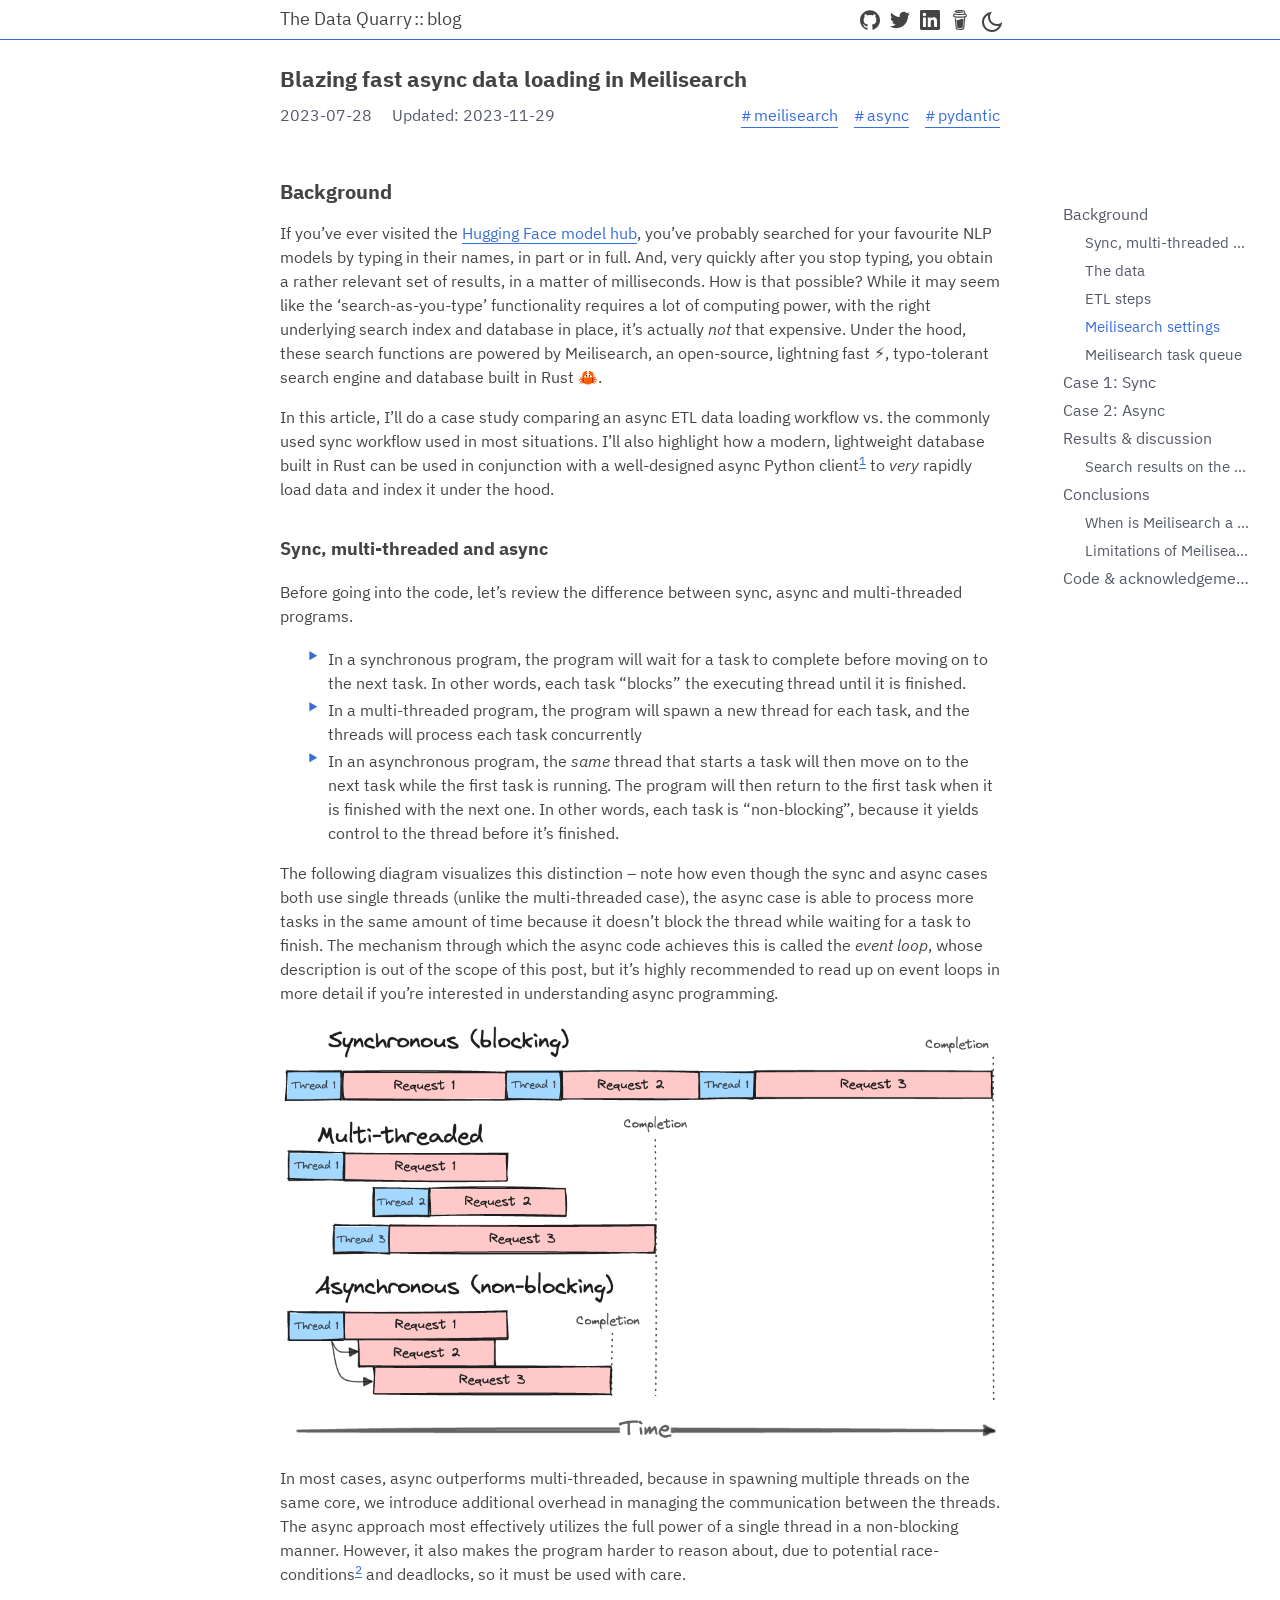
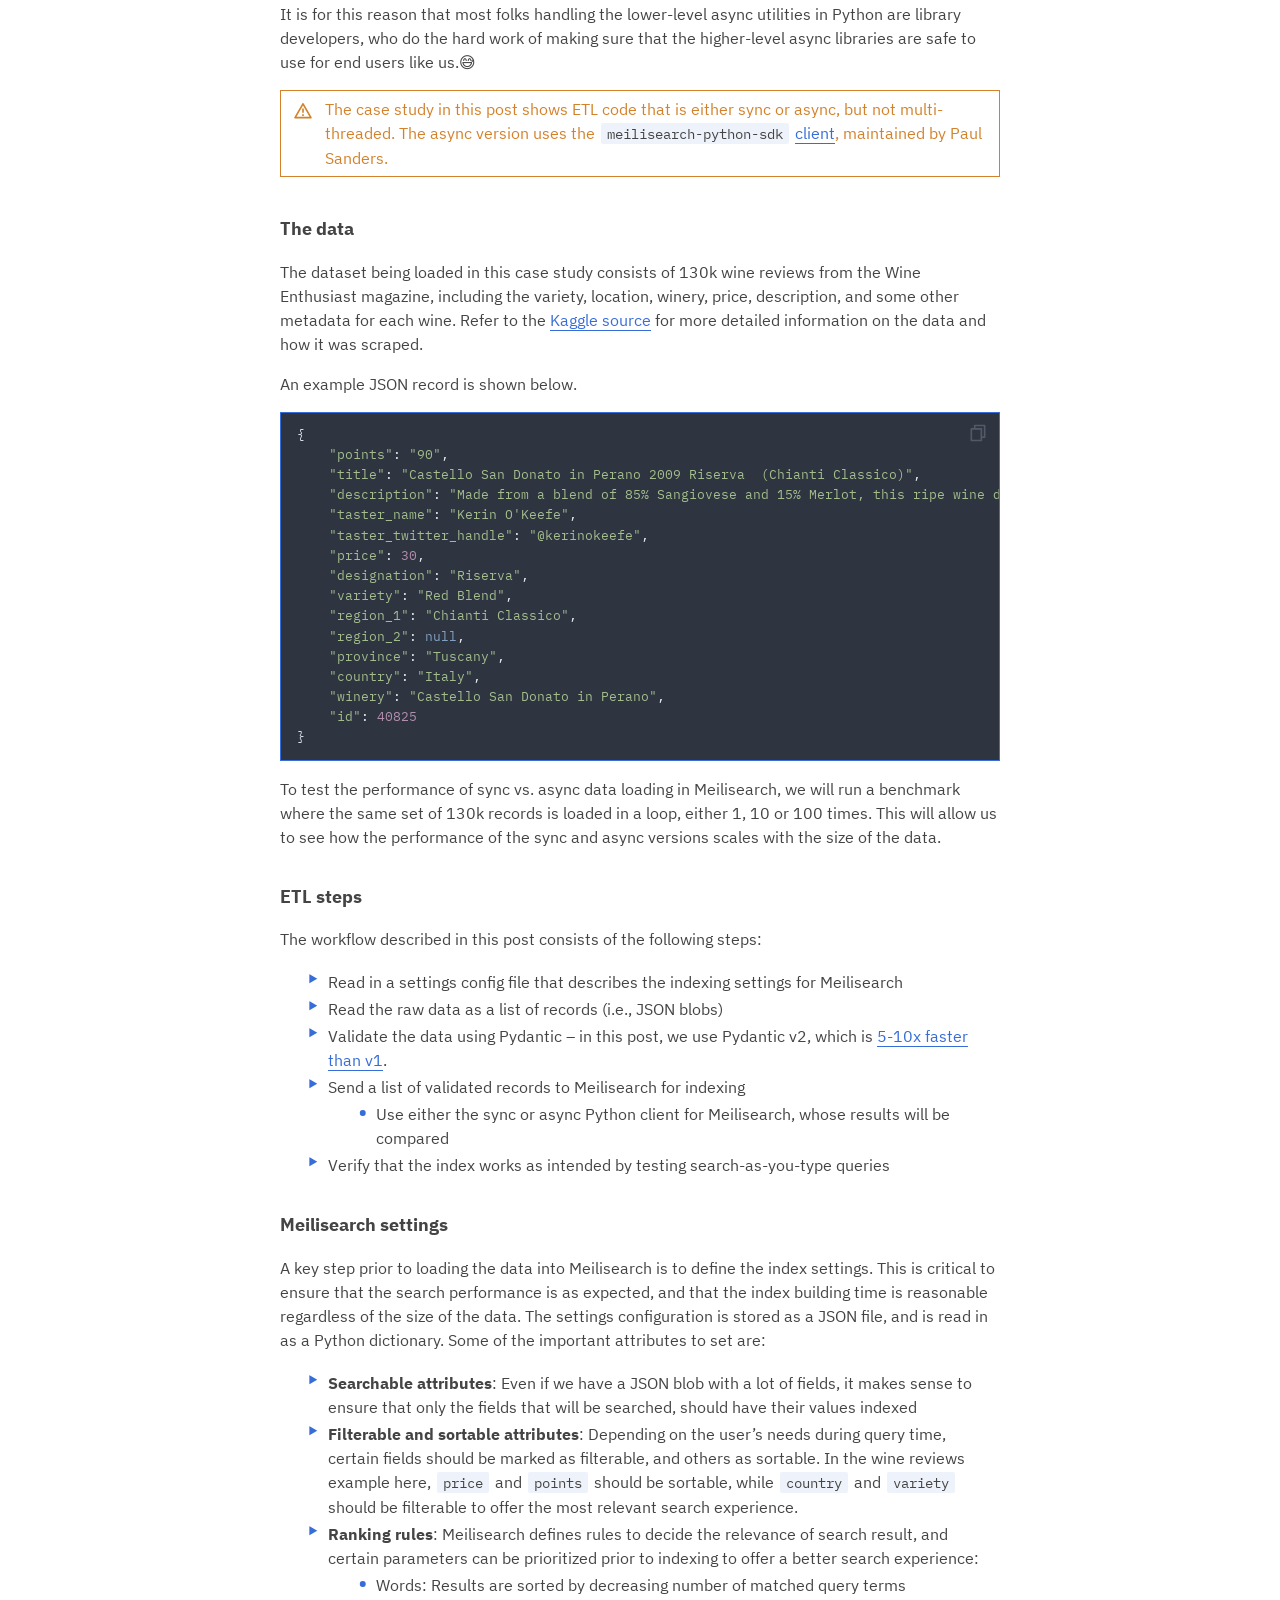
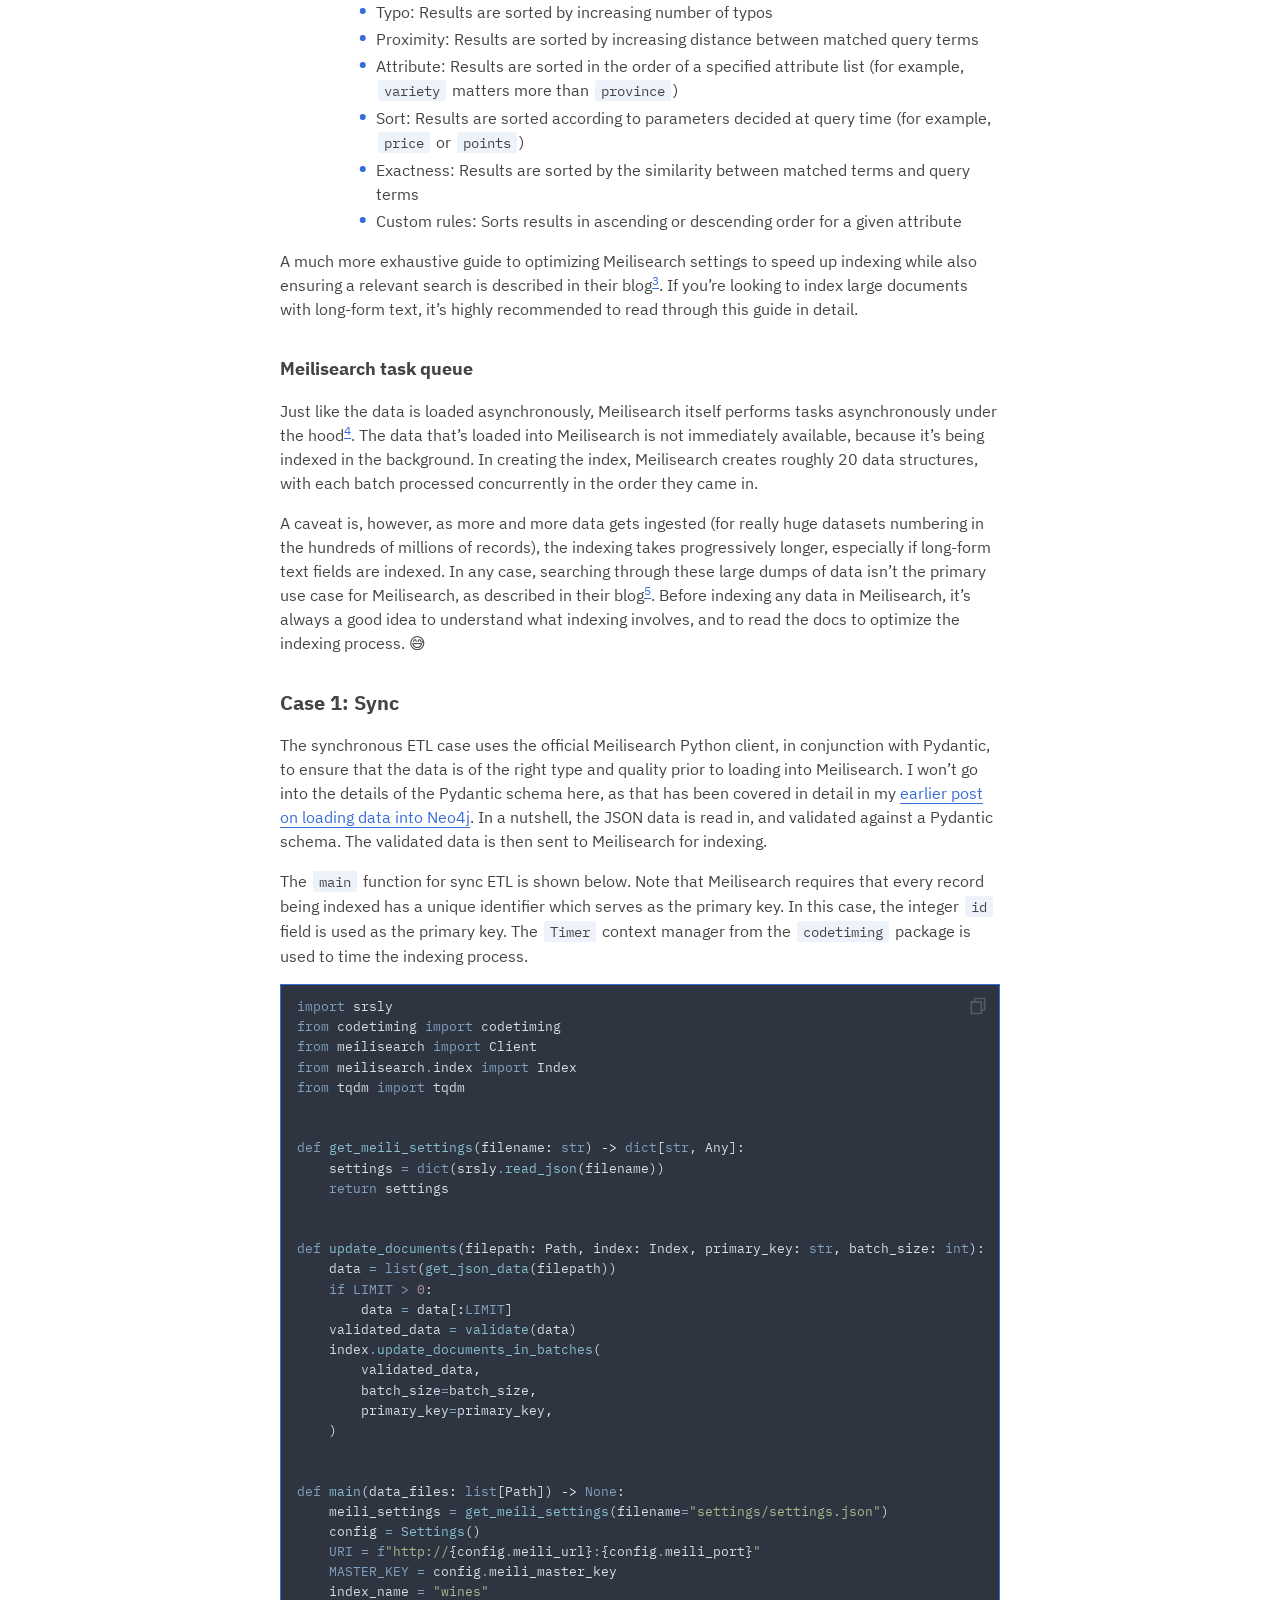
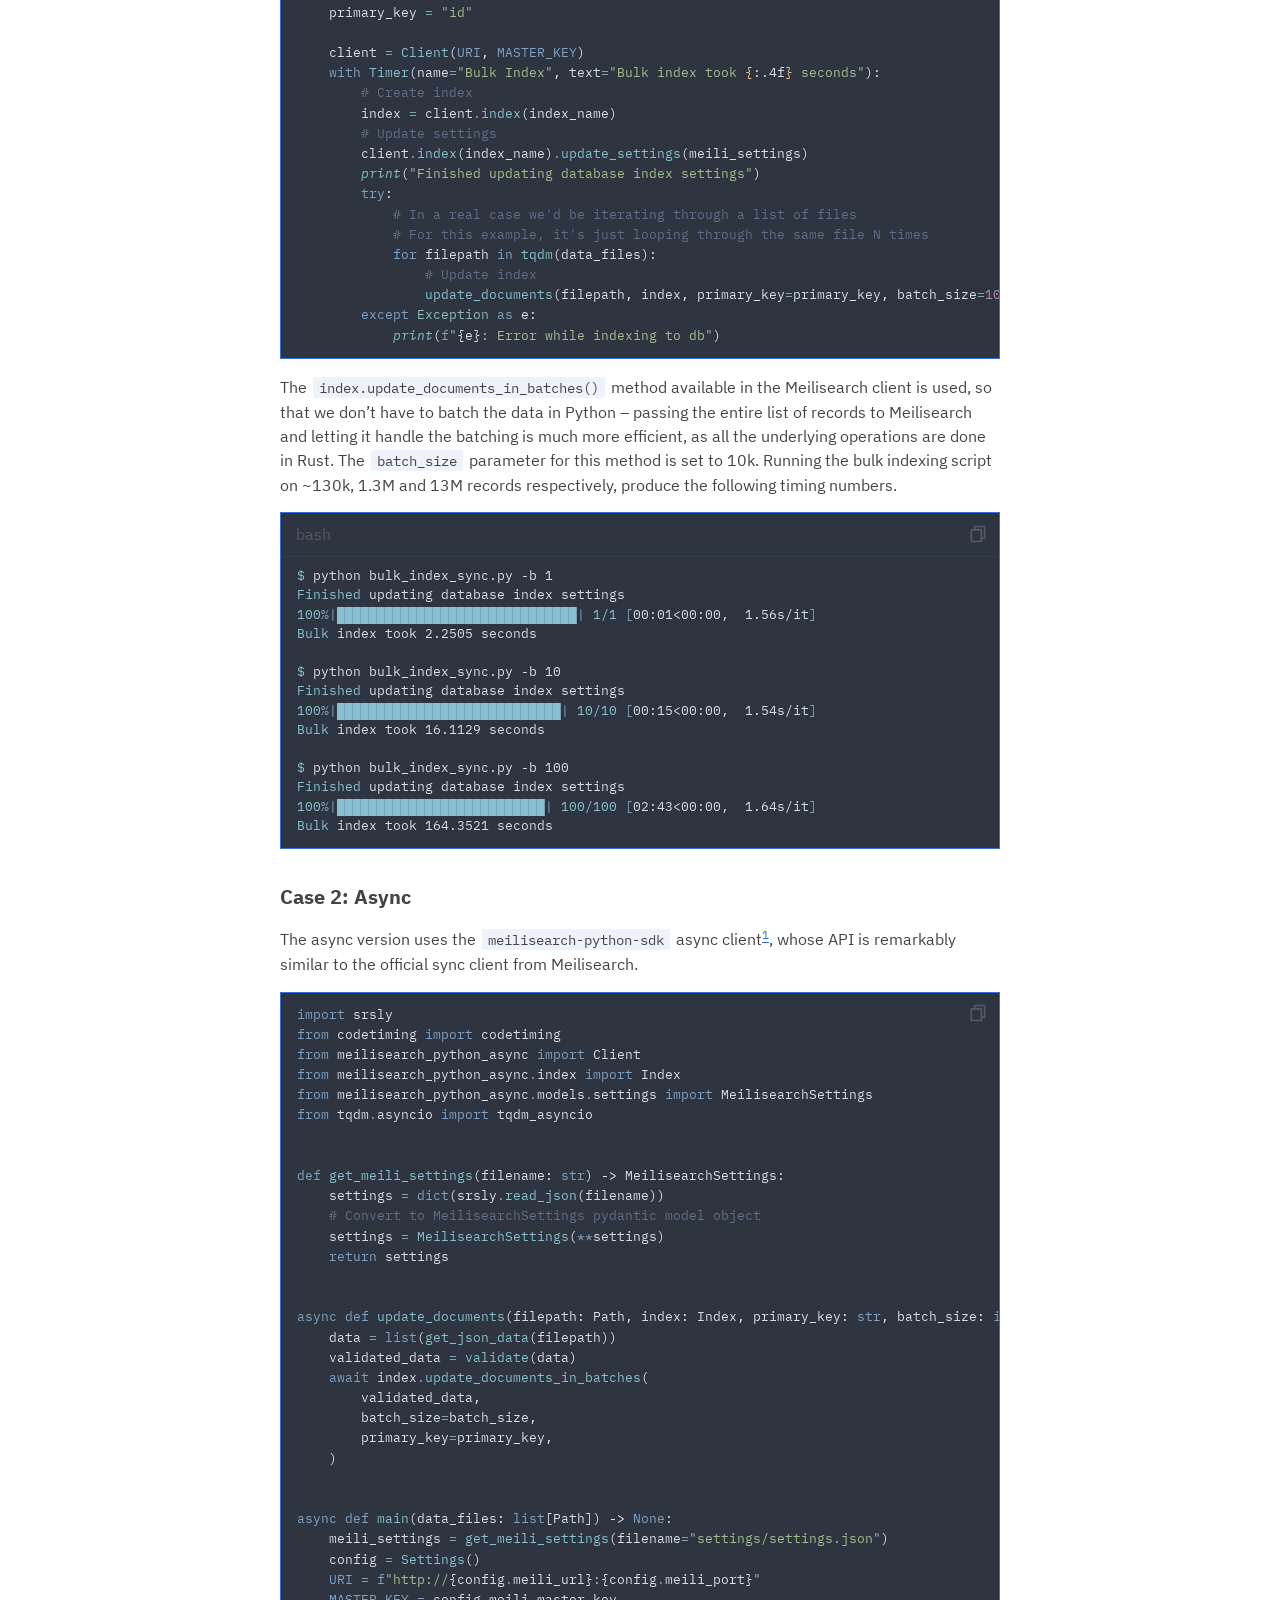
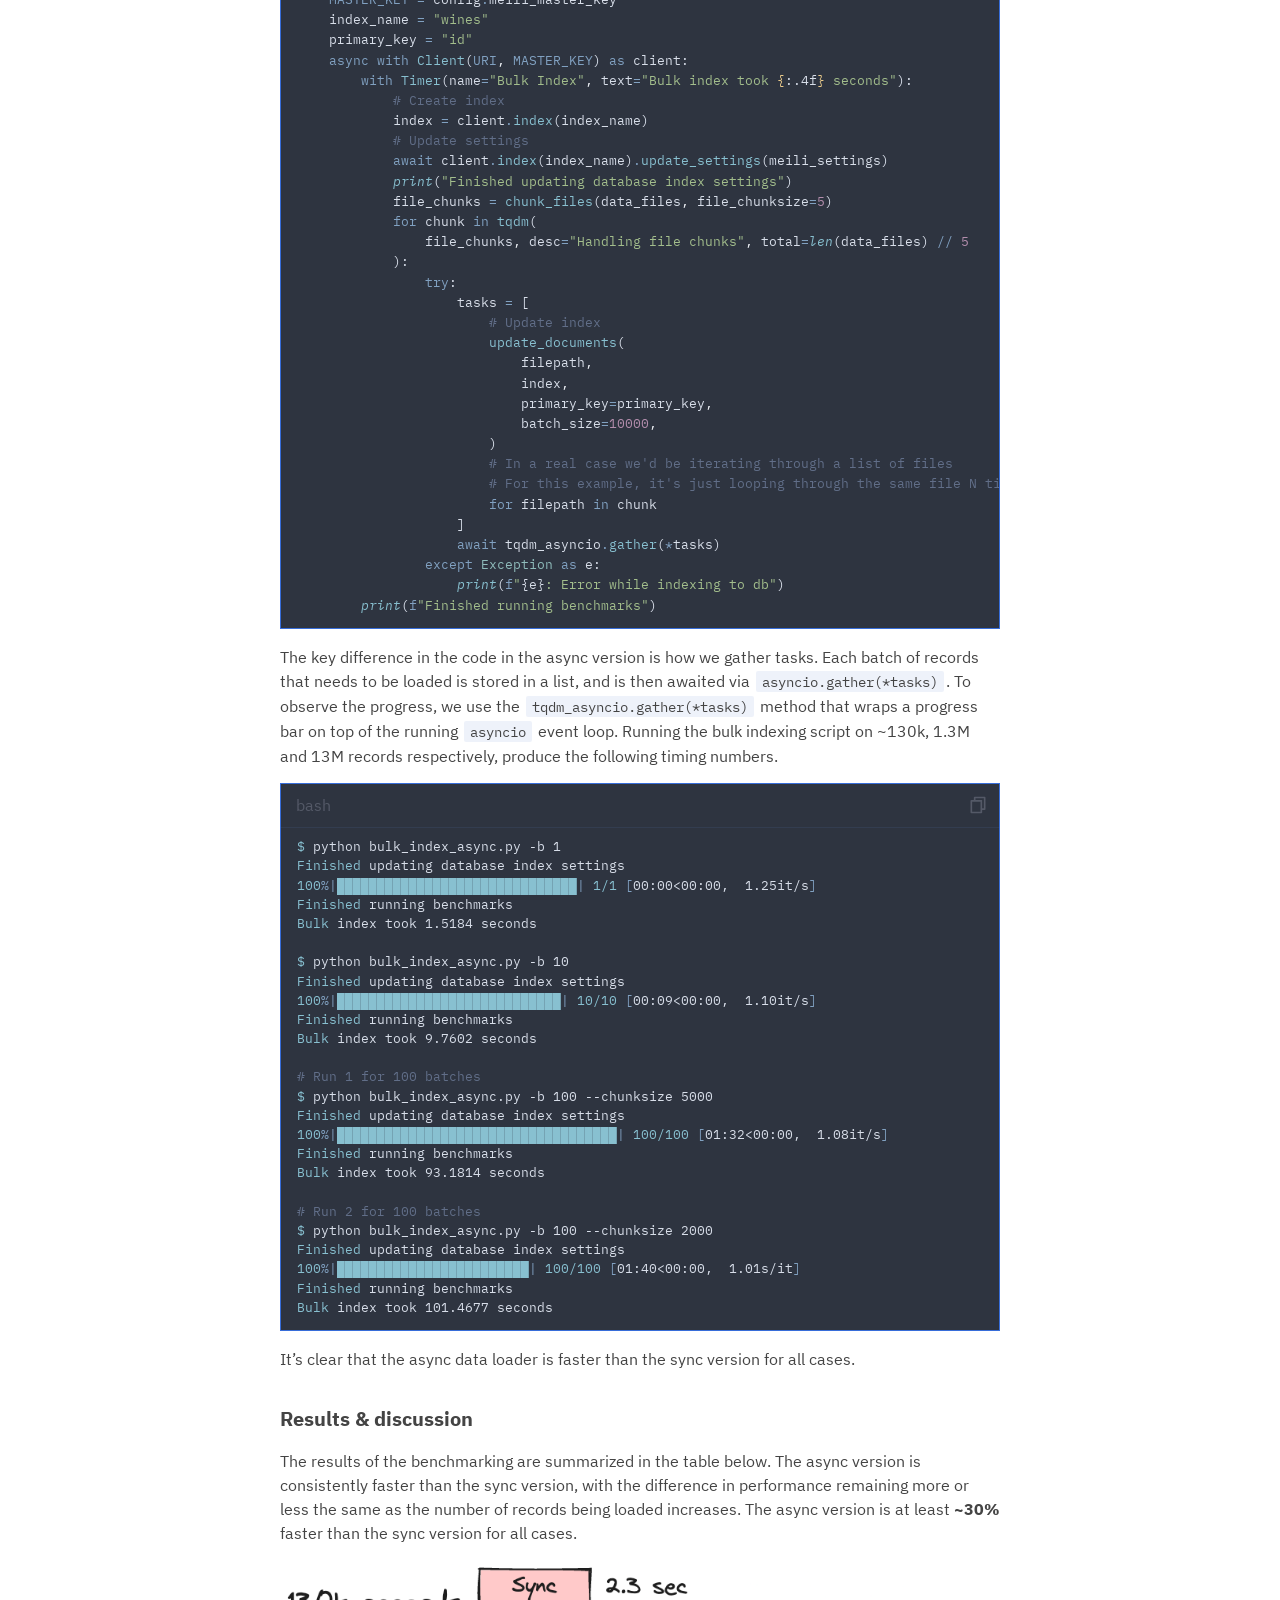
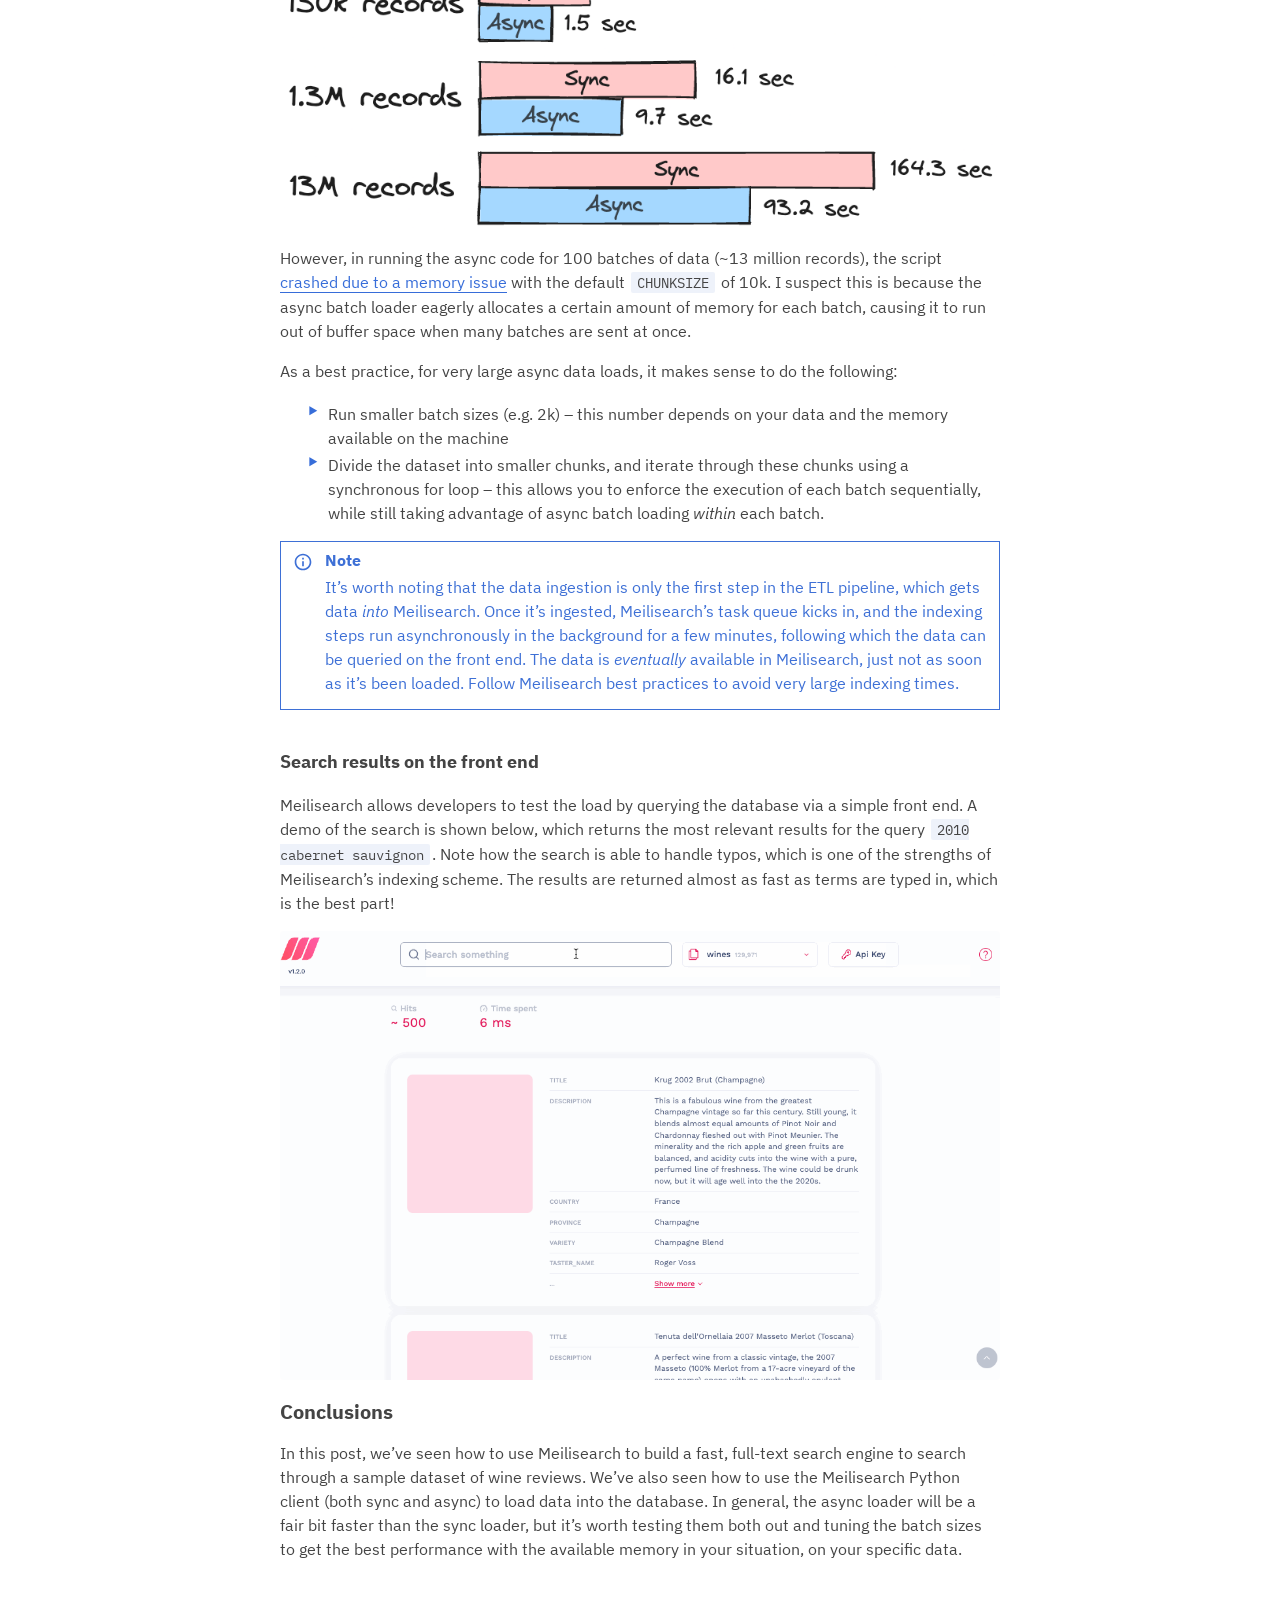
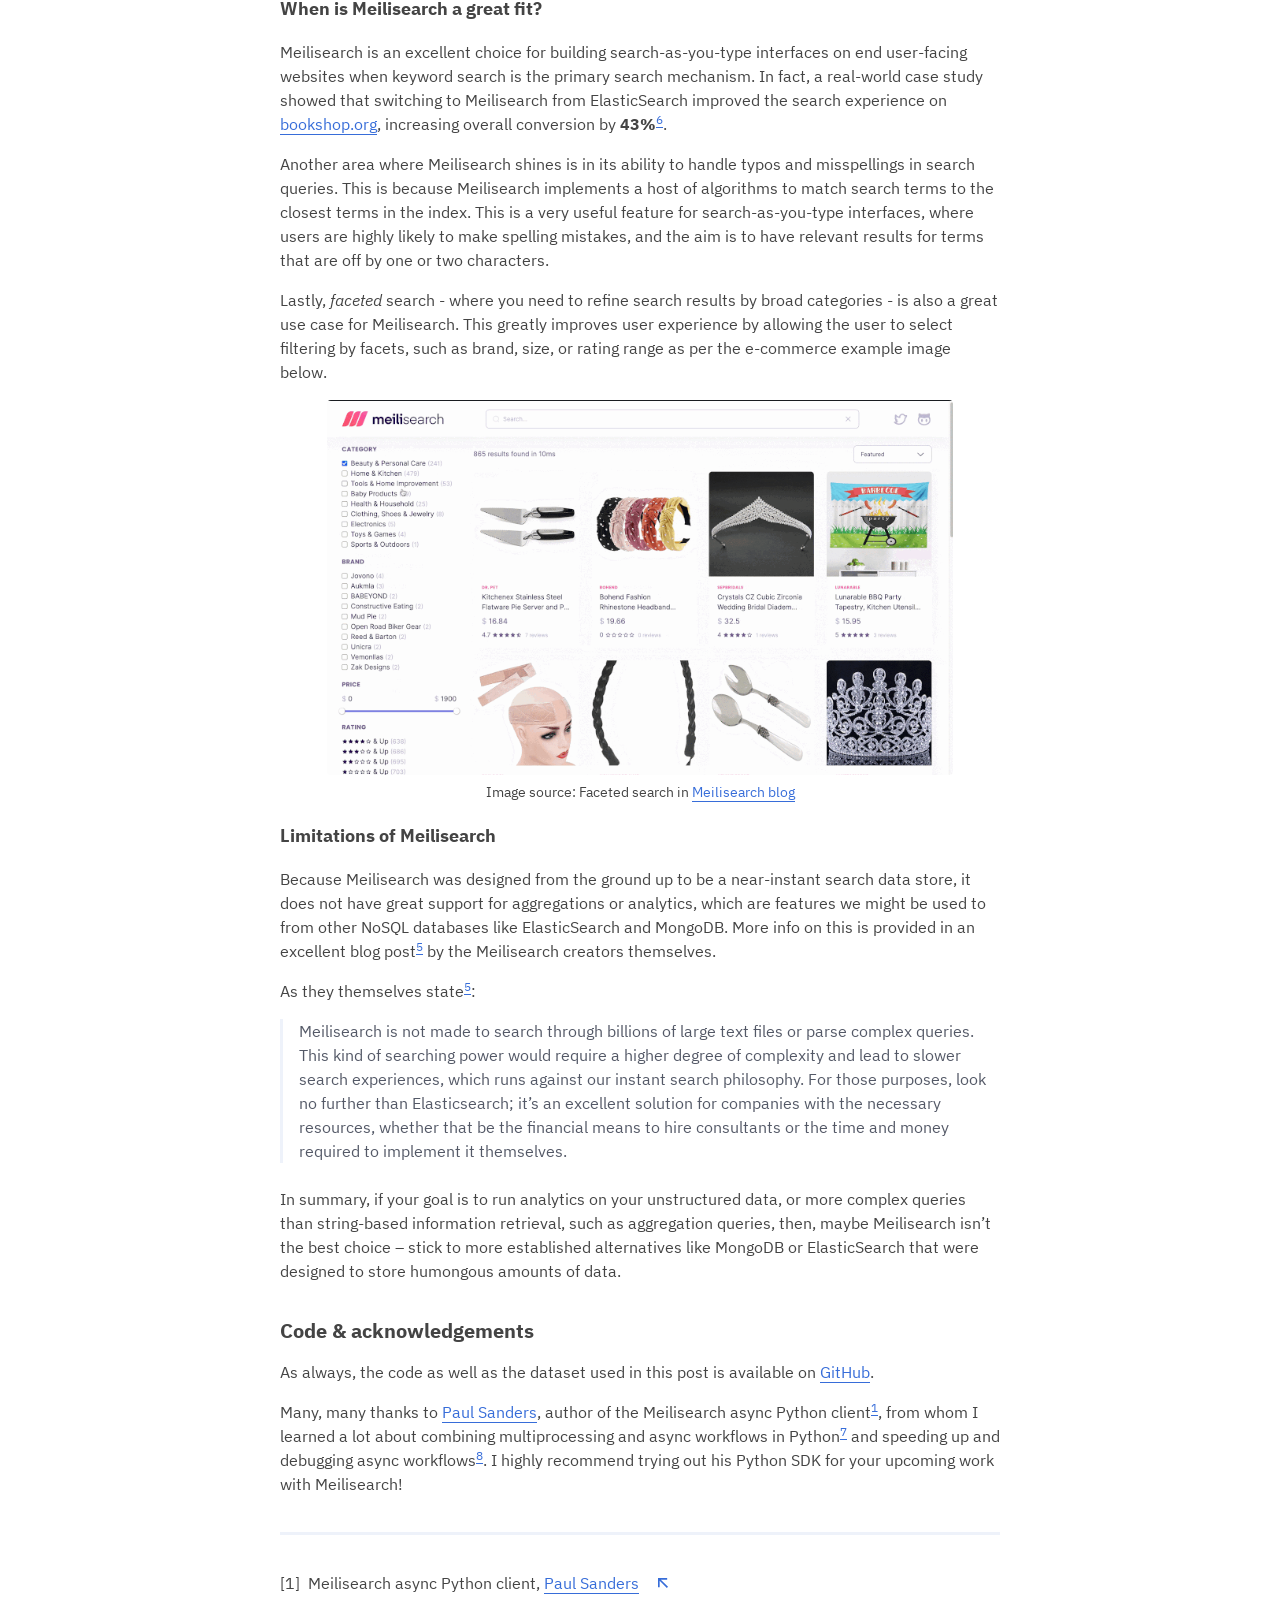
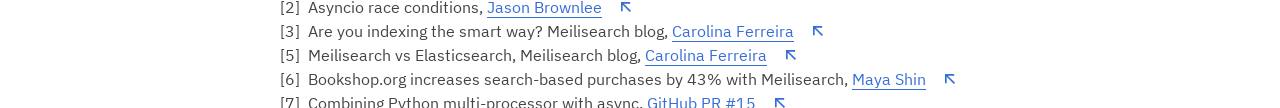
<file: posts/meilisearch-async/index.html>
<!doctype html><html lang=en><head><meta charset=utf-8><meta content="width=device-width,initial-scale=1.0" name=viewport><meta content="light dark" name=color-scheme><title>Blazing fast async data loading in Meilisearch | The Data Quarry</title><meta content="Blazing fast async data loading in Meilisearch" property=og:title><meta content="Prashanth Rao" name=author><meta content=en_US property=og:locale><meta content="An ETL case study comparing sync and async data loading with Meilisearch using Python and Pydantic" name=description><meta content="An ETL case study comparing sync and async data loading with Meilisearch using Python and Pydantic" property=og:description><link href=https://thedataquarry.github.io/posts/meilisearch-async/ rel=canonical><meta content=https://thedataquarry.github.io/posts/meilisearch-async/ property=og:url><meta content="The Data Quarry" property=og:site_name><meta content=https://thedataquarry.github.io/img/dataquarry-banner.png property=og:image><meta content=article property=og:type><meta content=2023-07-28T00:00:00+00:00 property=article:published_time><meta " content=summary_large_image name=twitter:card><meta content=https://thedataquarry.github.io/img/dataquarry-banner.png property=twitter:image><meta content="Blazing fast async data loading in Meilisearch" property=twitter:title><meta content=@tech_optimist name=twitter:site><meta content="An ETL case study comparing sync and async data loading with Meilisearch using Python and Pydantic" name=description><title>Blazing fast async data loading in Meilisearch</title><link href=/img/favicon-32x32.png rel=icon sizes=32x32 type=image/png><link href=/img/favicon-16x16.png rel=icon sizes=16x16 type=image/png><link href=/img/apple-touch-icon.png rel=apple-touch-icon sizes=180x180><style>body{--primary-color:#376dd9;--primary-pale-color:#698bcf1c;--inline-code-color:#444;--text-color:#444;--text-pale-color:#545967;--bg-color:#fff;--highlight-mark-color:#5f75b045;--callout-note-color:#3e70d6;--callout-important-color:#7a46cd;--callout-warning-color:#d3822b;--callout-alert-color:#d43f3f;--callout-question-color:#3089b5;--callout-tip-color:#35a06b;--main-font:"IBMPlexSans",ui-sans-serif,system-ui,-apple-system,BlinkMacSystemFont,"Segoe UI",Roboto,"Helvetica Neue",Arial,"Noto Sans",sans-serif,"Apple Color Emoji","Segoe UI Emoji","Segoe UI Symbol","Noto Color Emoji";--code-font:"IBMPlexMono",ui-monospace,SFMono-Regular,Menlo,Monaco,Consolas,"Liberation Mono","Courier New",monospace;--homepage-max-width:750px;--main-max-width:750px;--avatar-size:175px;--paragraph-font-size:16px;--paragraph-line-height:1.5em;--aside-font-size:16px;--img-border-radius:4px;--inline-code-border-radius:2px}body.dark{--primary-color:#689afd;--primary-pale-color:#93acdd1c;--inline-code-color:#d2d2d2;--text-color:#ddd;--text-pale-color:#a0a0a0;--bg-color:#202124;--highlight-mark-color:#5f75b045;--callout-note-color:#698bcf;--callout-important-color:#9374c5;--callout-warning-color:#c99054;--callout-alert-color:#d35757;--callout-question-color:#5091b2;--callout-tip-color:#3ea06f}</style><link href=/main.css rel=stylesheet><script async data-website-id=01228822-c189-4b8a-93ba-733d045bf346 src=https://analytics.eu.umami.is/script.js></script><body class=post><script>if(localStorage.getItem('theme')=='dark'){document.body.classList.add('dark');const a=document.querySelector('link#hl');if(a)a.href='/hl-dark.css'}</script><header class=blur><div id=header-wrapper><nav><a href=/>The Data Quarry</a><button aria-label="toggle expand" class=separator id=toggler>::</button><span class="wrap left fold">{</span><a href=/posts>blog</a><span class="wrap-separator fold">,</span><a class=fold href=/talks>talks</a><span class="wrap-separator fold">,</span><a class=fold href=/projects>projects</a><span class="wrap right fold">} ;</span></nav><div id=btns><a rel="noreferrer noopener" aria-label=GitHub href=https://github.com/prrao87 target=_blank> <svg viewbox="0 0 24 24" xmlns=http://www.w3.org/2000/svg><title>GitHub</title><path d="M12 .297c-6.63 0-12 5.373-12 12 0 5.303 3.438 9.8 8.205 11.385.6.113.82-.258.82-.577 0-.285-.01-1.04-.015-2.04-3.338.724-4.042-1.61-4.042-1.61C4.422 18.07 3.633 17.7 3.633 17.7c-1.087-.744.084-.729.084-.729 1.205.084 1.838 1.236 1.838 1.236 1.07 1.835 2.809 1.305 3.495.998.108-.776.417-1.305.76-1.605-2.665-.3-5.466-1.332-5.466-5.93 0-1.31.465-2.38 1.235-3.22-.135-.303-.54-1.523.105-3.176 0 0 1.005-.322 3.3 1.23.96-.267 1.98-.399 3-.405 1.02.006 2.04.138 3 .405 2.28-1.552 3.285-1.23 3.285-1.23.645 1.653.24 2.873.12 3.176.765.84 1.23 1.91 1.23 3.22 0 4.61-2.805 5.625-5.475 5.92.42.36.81 1.096.81 2.22 0 1.606-.015 2.896-.015 3.286 0 .315.21.69.825.57C20.565 22.092 24 17.592 24 12.297c0-6.627-5.373-12-12-12" fill=currentColor></path></svg> </a><a rel="noreferrer noopener" aria-label=Twitter href=https://twitter.com/tech_optimist target=_blank> <svg viewbox="0 0 24 24" xmlns=http://www.w3.org/2000/svg><title>Twitter</title><path d="M23.953 4.57a10 10 0 01-2.825.775 4.958 4.958 0 002.163-2.723c-.951.555-2.005.959-3.127 1.184a4.92 4.92 0 00-8.384 4.482C7.69 8.095 4.067 6.13 1.64 3.162a4.822 4.822 0 00-.666 2.475c0 1.71.87 3.213 2.188 4.096a4.904 4.904 0 01-2.228-.616v.06a4.923 4.923 0 003.946 4.827 4.996 4.996 0 01-2.212.085 4.936 4.936 0 004.604 3.417 9.867 9.867 0 01-6.102 2.105c-.39 0-.779-.023-1.17-.067a13.995 13.995 0 007.557 2.209c9.053 0 13.998-7.496 13.998-13.985 0-.21 0-.42-.015-.63A9.935 9.935 0 0024 4.59z" fill=currentColor></path></svg> </a><a rel="noreferrer noopener" aria-label=LinkedIn href=https://www.linkedin.com/in/prrao87 target=_blank> <svg viewbox="0 0 24 24" xmlns=http://www.w3.org/2000/svg><title>LinkedIn</title><path d="M20.447 20.452h-3.554v-5.569c0-1.328-.027-3.037-1.852-3.037-1.853 0-2.136 1.445-2.136 2.939v5.667H9.351V9h3.414v1.561h.046c.477-.9 1.637-1.85 3.37-1.85 3.601 0 4.267 2.37 4.267 5.455v6.286zM5.337 7.433c-1.144 0-2.063-.926-2.063-2.065 0-1.138.92-2.063 2.063-2.063 1.14 0 2.064.925 2.064 2.063 0 1.139-.925 2.065-2.064 2.065zm1.782 13.019H3.555V9h3.564v11.452zM22.225 0H1.771C.792 0 0 .774 0 1.729v20.542C0 23.227.792 24 1.771 24h20.451C23.2 24 24 23.227 24 22.271V1.729C24 .774 23.2 0 22.222 0h.003z" fill=currentColor></path></svg> </a><a aria-label="Buy me a coffee" rel="noreferrer noopener" href=https://www.buymeacoffee.com/prrao87 target=_blank> <svg viewbox="0 0 24 24" xmlns=http://www.w3.org/2000/svg><title>Buy Me A Coffee</title><path d="M20.216 6.415l-.132-.666c-.119-.598-.388-1.163-1.001-1.379-.197-.069-.42-.098-.57-.241-.152-.143-.196-.366-.231-.572-.065-.378-.125-.756-.192-1.133-.057-.325-.102-.69-.25-.987-.195-.4-.597-.634-.996-.788a5.723 5.723 0 00-.626-.194c-1-.263-2.05-.36-3.077-.416a25.834 25.834 0 00-3.7.062c-.915.083-1.88.184-2.75.5-.318.116-.646.256-.888.501-.297.302-.393.77-.177 1.146.154.267.415.456.692.58.36.162.737.284 1.123.366 1.075.238 2.189.331 3.287.37 1.218.05 2.437.01 3.65-.118.299-.033.598-.073.896-.119.352-.054.578-.513.474-.834-.124-.383-.457-.531-.834-.473-.466.074-.96.108-1.382.146-1.177.08-2.358.082-3.536.006a22.228 22.228 0 01-1.157-.107c-.086-.01-.18-.025-.258-.036-.243-.036-.484-.08-.724-.13-.111-.027-.111-.185 0-.212h.005c.277-.06.557-.108.838-.147h.002c.131-.009.263-.032.394-.048a25.076 25.076 0 013.426-.12c.674.019 1.347.067 2.017.144l.228.031c.267.04.533.088.798.145.392.085.895.113 1.07.542.055.137.08.288.111.431l.319 1.484a.237.237 0 01-.199.284h-.003c-.037.006-.075.01-.112.015a36.704 36.704 0 01-4.743.295 37.059 37.059 0 01-4.699-.304c-.14-.017-.293-.042-.417-.06-.326-.048-.649-.108-.973-.161-.393-.065-.768-.032-1.123.161-.29.16-.527.404-.675.701-.154.316-.199.66-.267 1-.069.34-.176.707-.135 1.056.087.753.613 1.365 1.37 1.502a39.69 39.69 0 0011.343.376.483.483 0 01.535.53l-.071.697-1.018 9.907c-.041.41-.047.832-.125 1.237-.122.637-.553 1.028-1.182 1.171-.577.131-1.165.2-1.756.205-.656.004-1.31-.025-1.966-.022-.699.004-1.556-.06-2.095-.58-.475-.458-.54-1.174-.605-1.793l-.731-7.013-.322-3.094c-.037-.351-.286-.695-.678-.678-.336.015-.718.3-.678.679l.228 2.185.949 9.112c.147 1.344 1.174 2.068 2.446 2.272.742.12 1.503.144 2.257.156.966.016 1.942.053 2.892-.122 1.408-.258 2.465-1.198 2.616-2.657.34-3.332.683-6.663 1.024-9.995l.215-2.087a.484.484 0 01.39-.426c.402-.078.787-.212 1.074-.518.455-.488.546-1.124.385-1.766zm-1.478.772c-.145.137-.363.201-.578.233-2.416.359-4.866.54-7.308.46-1.748-.06-3.477-.254-5.207-.498-.17-.024-.353-.055-.47-.18-.22-.236-.111-.71-.054-.995.052-.26.152-.609.463-.646.484-.057 1.046.148 1.526.22.577.088 1.156.159 1.737.212 2.48.226 5.002.19 7.472-.14.45-.06.899-.13 1.345-.21.399-.072.84-.206 1.08.206.166.281.188.657.162.974a.544.544 0 01-.169.364zm-6.159 3.9c-.862.37-1.84.788-3.109.788a5.884 5.884 0 01-1.569-.217l.877 9.004c.065.78.717 1.38 1.5 1.38 0 0 1.243.065 1.658.065.447 0 1.786-.065 1.786-.065.783 0 1.434-.6 1.499-1.38l.94-9.95a3.996 3.996 0 00-1.322-.238c-.826 0-1.491.284-2.26.613z" fill=currentColor></path></svg> </a><button aria-label="theme switch" data-moon-icon='<svg xmlns="http://www.w3.org/2000/svg" viewBox="0 0 24 24" width="24" height="24"><path d="M10 7C10 10.866 13.134 14 17 14C18.9584 14 20.729 13.1957 21.9995 11.8995C22 11.933 22 11.9665 22 12C22 17.5228 17.5228 22 12 22C6.47715 22 2 17.5228 2 12C2 6.47715 6.47715 2 12 2C12.0335 2 12.067 2 12.1005 2.00049C10.8043 3.27098 10 5.04157 10 7ZM4 12C4 16.4183 7.58172 20 12 20C15.0583 20 17.7158 18.2839 19.062 15.7621C18.3945 15.9187 17.7035 16 17 16C12.0294 16 8 11.9706 8 7C8 6.29648 8.08133 5.60547 8.2379 4.938C5.71611 6.28423 4 8.9417 4 12Z" fill="currentColor"></path></svg>' data-sun-icon='<svg xmlns="http://www.w3.org/2000/svg" viewBox="0 0 24 24" width="24" height="24"><path d="M12 18C8.68629 18 6 15.3137 6 12C6 8.68629 8.68629 6 12 6C15.3137 6 18 8.68629 18 12C18 15.3137 15.3137 18 12 18ZM12 16C14.2091 16 16 14.2091 16 12C16 9.79086 14.2091 8 12 8C9.79086 8 8 9.79086 8 12C8 14.2091 9.79086 16 12 16ZM11 1H13V4H11V1ZM11 20H13V23H11V20ZM3.51472 4.92893L4.92893 3.51472L7.05025 5.63604L5.63604 7.05025L3.51472 4.92893ZM16.9497 18.364L18.364 16.9497L20.4853 19.0711L19.0711 20.4853L16.9497 18.364ZM19.0711 3.51472L20.4853 4.92893L18.364 7.05025L16.9497 5.63604L19.0711 3.51472ZM5.63604 16.9497L7.05025 18.364L4.92893 20.4853L3.51472 19.0711L5.63604 16.9497ZM23 11V13H20V11H23ZM4 11V13H1V11H4Z" fill="currentColor"></path></svg>' id=theme-toggle><svg viewbox="0 0 24 24" height=24 width=24 xmlns=http://www.w3.org/2000/svg><path d="M10 7C10 10.866 13.134 14 17 14C18.9584 14 20.729 13.1957 21.9995 11.8995C22 11.933 22 11.9665 22 12C22 17.5228 17.5228 22 12 22C6.47715 22 2 17.5228 2 12C2 6.47715 6.47715 2 12 2C12.0335 2 12.067 2 12.1005 2.00049C10.8043 3.27098 10 5.04157 10 7ZM4 12C4 16.4183 7.58172 20 12 20C15.0583 20 17.7158 18.2839 19.062 15.7621C18.3945 15.9187 17.7035 16 17 16C12.0294 16 8 11.9706 8 7C8 6.29648 8.08133 5.60547 8.2379 4.938C5.71611 6.28423 4 8.9417 4 12Z" fill=currentColor></path></svg></button><button aria-label="table of content" id=toc-toggle><svg viewbox="0 0 24 24" height=24 width=24 xmlns=http://www.w3.org/2000/svg><path d="M3 4H21V6H3V4ZM3 11H15V13H3V11ZM3 18H21V20H3V18Z" fill=currentColor></path></svg></button></div></div></header><div id=wrapper><div id=blank></div><aside class=blur><nav><ul><li><a class=h2 href=#background>Background</a> <ul><li><a class=h3 href=#sync-multi-threaded-and-async>Sync, multi-threaded and async</a><li><a class=h3 href=#the-data>The data</a><li><a class=h3 href=#etl-steps>ETL steps</a><li><a class=h3 href=#meilisearch-settings>Meilisearch settings</a><li><a class=h3 href=#meilisearch-task-queue>Meilisearch task queue</a></ul><li><a class=h2 href=#case-1-sync>Case 1: Sync</a><li><a class=h2 href=#case-2-async>Case 2: Async</a><li><a class=h2 href=#results-discussion>Results & discussion</a> <ul><li><a class=h3 href=#search-results-on-the-front-end>Search results on the front end</a></ul><li><a class=h2 href=#conclusions>Conclusions</a> <ul><li><a class=h3 href=#when-is-meilisearch-a-great-fit>When is Meilisearch a great fit?</a><li><a class=h3 href=#limitations-of-meilisearch>Limitations of Meilisearch</a></ul><li><a class=h2 href=#code-acknowledgements>Code & acknowledgements</a></ul></nav><button aria-label="back to top" id=back-to-top><svg viewbox="0 0 24 24" height=24 width=24 xmlns=http://www.w3.org/2000/svg><path d="M11.9997 10.8284L7.04996 15.7782L5.63574 14.364L11.9997 8L18.3637 14.364L16.9495 15.7782L11.9997 10.8284Z" fill=currentColor></path></svg></button></aside><main><div><div data-check-icon='<svg xmlns="http://www.w3.org/2000/svg" viewBox="0 0 24 24" width="24" height="24"><path d="M10.0007 15.1709L19.1931 5.97852L20.6073 7.39273L10.0007 17.9993L3.63672 11.6354L5.05093 10.2212L10.0007 15.1709Z" fill="currentColor"></path></svg>' data-copy-icon='<svg xmlns="http://www.w3.org/2000/svg" viewBox="0 0 24 24" width="24" height="24"><path d="M6.9998 6V3C6.9998 2.44772 7.44752 2 7.9998 2H19.9998C20.5521 2 20.9998 2.44772 20.9998 3V17C20.9998 17.5523 20.5521 18 19.9998 18H16.9998V20.9991C16.9998 21.5519 16.5499 22 15.993 22H4.00666C3.45059 22 3 21.5554 3 20.9991L3.0026 7.00087C3.0027 6.44811 3.45264 6 4.00942 6H6.9998ZM5.00242 8L5.00019 20H14.9998V8H5.00242ZM8.9998 6H16.9998V16H18.9998V4H8.9998V6Z" fill="currentColor"></path></svg>' id=copy-cfg style=display:none></div><article data-backlink-icon='<svg xmlns="http://www.w3.org/2000/svg" viewBox="0 0 24 24" width="20" height="20"><path d="M9.41421 8L18.0208 16.6066L16.6066 18.0208L8 9.41421V17H6V6H17V8H9.41421Z" fill="currentColor"></path></svg>' class=prose><h1>Blazing fast async data loading in Meilisearch</h1><div id=post-info><div id=date><span id=publish>2023-07-28</span><span>Updated: <span id=updated>2023-11-29</span></span></div><div id=tags><a href=https://thedataquarry.github.io/tags/meilisearch><span>#</span>meilisearch</a><a href=https://thedataquarry.github.io/tags/async><span>#</span>async</a><a href=https://thedataquarry.github.io/tags/pydantic><span>#</span>pydantic</a></div></div><h2 id=background>Background<a aria-label="Anchor link for: background" class=zola-anchor href=#background>#</a></h2><p>If you’ve ever visited the <a rel="nofollow noreferrer" href=https://huggingface.co/models>Hugging Face model hub</a>, you’ve probably searched for your favourite NLP models by typing in their names, in part or in full. And, very quickly after you stop typing, you obtain a rather relevant set of results, in a matter of milliseconds. How is that possible? While it may seem like the ‘search-as-you-type’ functionality requires a lot of computing power, with the right underlying search index and database in place, it’s actually <em>not</em> that expensive. Under the hood, these search functions are powered by Meilisearch, an open-source, lightning fast ⚡️, typo-tolerant search engine and database built in Rust 🦀.<p>In this article, I’ll do a case study comparing an async ETL data loading workflow vs. the commonly used sync workflow used in most situations. I’ll also highlight how a modern, lightweight database built in Rust can be used in conjunction with a well-designed async Python client<sup class=footnote-reference><a href=#1>1</a></sup> to <em>very</em> rapidly load data and index it under the hood.<h3 id=sync-multi-threaded-and-async>Sync, multi-threaded and async<a aria-label="Anchor link for: sync-multi-threaded-and-async" class=zola-anchor href=#sync-multi-threaded-and-async>#</a></h3><p>Before going into the code, let’s review the difference between sync, async and multi-threaded programs.<ul><li>In a synchronous program, the program will wait for a task to complete before moving on to the next task. In other words, each task “blocks” the executing thread until it is finished.<li>In a multi-threaded program, the program will spawn a new thread for each task, and the threads will process each task concurrently<li>In an asynchronous program, the <em>same</em> thread that starts a task will then move on to the next task while the first task is running. The program will then return to the first task when it is finished with the next one. In other words, each task is “non-blocking”, because it yields control to the thread before it’s finished.</ul><p>The following diagram visualizes this distinction – note how even though the sync and async cases both use single threads (unlike the multi-threaded case), the async case is able to process more tasks in the same amount of time because it doesn’t block the thread while waiting for a task to finish. The mechanism through which the async code achieves this is called the <em>event loop</em>, whose description is out of the scope of this post, but it’s highly recommended to read up on event loops in more detail if you’re interested in understanding async programming.<figure><img loading=lazy src=meilisearch-async-vs-multithread.png></figure><p>In most cases, async outperforms multi-threaded, because in spawning multiple threads on the same core, we introduce additional overhead in managing the communication between the threads. The async approach most effectively utilizes the full power of a single thread in a non-blocking manner. However, it also makes the program harder to reason about, due to potential race-conditions<sup class=footnote-reference><a href=#2>2</a></sup> and deadlocks, so it must be used with care.<p>It is for this reason that most folks handling the lower-level async utilities in Python are library developers, who do the hard work of making sure that the higher-level async libraries are safe to use for end users like us.😅<blockquote class="callout warning"><div class=icon><svg viewbox="0 0 24 24" height=20 width=20 xmlns=http://www.w3.org/2000/svg><path d="M12.865 3.00017L22.3912 19.5002C22.6674 19.9785 22.5035 20.5901 22.0252 20.8662C21.8732 20.954 21.7008 21.0002 21.5252 21.0002H2.47266C1.92037 21.0002 1.47266 20.5525 1.47266 20.0002C1.47266 19.8246 1.51886 19.6522 1.60663 19.5002L11.1329 3.00017C11.4091 2.52187 12.0206 2.358 12.4989 2.63414C12.651 2.72191 12.7772 2.84815 12.865 3.00017ZM4.20471 19.0002H19.7932L11.9989 5.50017L4.20471 19.0002ZM10.9989 16.0002H12.9989V18.0002H10.9989V16.0002ZM10.9989 9.00017H12.9989V14.0002H10.9989V9.00017Z" fill=currentColor></path></svg></div><div class=content><p>The case study in this post shows ETL code that is either sync or async, but not multi-threaded. The async version uses the <code>meilisearch-python-sdk</code> <a rel="nofollow noreferrer" href=https://github.com/sanders41/meilisearch-python-sdk>client</a>, maintained by Paul Sanders.</div></blockquote><h3 id=the-data>The data<a aria-label="Anchor link for: the-data" class=zola-anchor href=#the-data>#</a></h3><p>The dataset being loaded in this case study consists of 130k wine reviews from the Wine Enthusiast magazine, including the variety, location, winery, price, description, and some other metadata for each wine. Refer to the <a rel="nofollow noreferrer" href=https://www.kaggle.com/datasets/zynicide/wine-reviews>Kaggle source</a> for more detailed information on the data and how it was scraped.<p>An example JSON record is shown below.<pre class=language-json data-lang=json style=background:#2e3440;color:#d8dee9><code class=language-json data-lang=json><span>{
</span><span>    </span><span style=color:#a3be8c>"points"</span><span style=color:#eceff4>: </span><span style=color:#a3be8c>"90"</span><span style=color:#eceff4>,
</span><span>    </span><span style=color:#a3be8c>"title"</span><span style=color:#eceff4>: </span><span style=color:#a3be8c>"Castello San Donato in Perano 2009 Riserva  (Chianti Classico)"</span><span style=color:#eceff4>,
</span><span>    </span><span style=color:#a3be8c>"description"</span><span style=color:#eceff4>: </span><span style=color:#a3be8c>"Made from a blend of 85% Sangiovese and 15% Merlot, this ripe wine delivers soft plum, black currants, clove and cracked pepper sensations accented with coffee and espresso notes. A backbone of firm tannins give structure. Drink now through 2019."</span><span style=color:#eceff4>,
</span><span>    </span><span style=color:#a3be8c>"taster_name"</span><span style=color:#eceff4>: </span><span style=color:#a3be8c>"Kerin O'Keefe"</span><span style=color:#eceff4>,
</span><span>    </span><span style=color:#a3be8c>"taster_twitter_handle"</span><span style=color:#eceff4>: </span><span style=color:#a3be8c>"@kerinokeefe"</span><span style=color:#eceff4>,
</span><span>    </span><span style=color:#a3be8c>"price"</span><span style=color:#eceff4>: </span><span style=color:#b48ead>30</span><span style=color:#eceff4>,
</span><span>    </span><span style=color:#a3be8c>"designation"</span><span style=color:#eceff4>: </span><span style=color:#a3be8c>"Riserva"</span><span style=color:#eceff4>,
</span><span>    </span><span style=color:#a3be8c>"variety"</span><span style=color:#eceff4>: </span><span style=color:#a3be8c>"Red Blend"</span><span style=color:#eceff4>,
</span><span>    </span><span style=color:#a3be8c>"region_1"</span><span style=color:#eceff4>: </span><span style=color:#a3be8c>"Chianti Classico"</span><span style=color:#eceff4>,
</span><span>    </span><span style=color:#a3be8c>"region_2"</span><span style=color:#eceff4>: </span><span style=color:#81a1c1>null</span><span style=color:#eceff4>,
</span><span>    </span><span style=color:#a3be8c>"province"</span><span style=color:#eceff4>: </span><span style=color:#a3be8c>"Tuscany"</span><span style=color:#eceff4>,
</span><span>    </span><span style=color:#a3be8c>"country"</span><span style=color:#eceff4>: </span><span style=color:#a3be8c>"Italy"</span><span style=color:#eceff4>,
</span><span>    </span><span style=color:#a3be8c>"winery"</span><span style=color:#eceff4>: </span><span style=color:#a3be8c>"Castello San Donato in Perano"</span><span style=color:#eceff4>,
</span><span>    </span><span style=color:#a3be8c>"id"</span><span style=color:#eceff4>: </span><span style=color:#b48ead>40825
</span><span>}
</span></code></pre><p>To test the performance of sync vs. async data loading in Meilisearch, we will run a benchmark where the same set of 130k records is loaded in a loop, either 1, 10 or 100 times. This will allow us to see how the performance of the sync and async versions scales with the size of the data.<h3 id=etl-steps>ETL steps<a aria-label="Anchor link for: etl-steps" class=zola-anchor href=#etl-steps>#</a></h3><p>The workflow described in this post consists of the following steps:<ul><li>Read in a settings config file that describes the indexing settings for Meilisearch<li>Read the raw data as a list of records (i.e., JSON blobs)<li>Validate the data using Pydantic – in this post, we use Pydantic v2, which is <a href=../why-pydantic-v2-matters/>5-10x faster than v1</a>.<li>Send a list of validated records to Meilisearch for indexing <ul><li>Use either the sync or async Python client for Meilisearch, whose results will be compared</ul><li>Verify that the index works as intended by testing search-as-you-type queries</ul><h3 id=meilisearch-settings>Meilisearch settings<a aria-label="Anchor link for: meilisearch-settings" class=zola-anchor href=#meilisearch-settings>#</a></h3><p>A key step prior to loading the data into Meilisearch is to define the index settings. This is critical to ensure that the search performance is as expected, and that the index building time is reasonable regardless of the size of the data. The settings configuration is stored as a JSON file, and is read in as a Python dictionary. Some of the important attributes to set are:<ul><li><strong>Searchable attributes</strong>: Even if we have a JSON blob with a lot of fields, it makes sense to ensure that only the fields that will be searched, should have their values indexed<li><strong>Filterable and sortable attributes</strong>: Depending on the user’s needs during query time, certain fields should be marked as filterable, and others as sortable. In the wine reviews example here, <code>price</code> and <code>points</code> should be sortable, while <code>country</code> and <code>variety</code> should be filterable to offer the most relevant search experience.<li><strong>Ranking rules</strong>: Meilisearch defines rules to decide the relevance of search result, and certain parameters can be prioritized prior to indexing to offer a better search experience: <ul><li>Words: Results are sorted by decreasing number of matched query terms<li>Typo: Results are sorted by increasing number of typos<li>Proximity: Results are sorted by increasing distance between matched query terms<li>Attribute: Results are sorted in the order of a specified attribute list (for example, <code>variety</code> matters more than <code>province</code>)<li>Sort: Results are sorted according to parameters decided at query time (for example, <code>price</code> or <code>points</code>)<li>Exactness: Results are sorted by the similarity between matched terms and query terms<li>Custom rules: Sorts results in ascending or descending order for a given attribute</ul></ul><p>A much more exhaustive guide to optimizing Meilisearch settings to speed up indexing while also ensuring a relevant search is described in their blog<sup class=footnote-reference><a href=#3>3</a></sup>. If you’re looking to index large documents with long-form text, it’s highly recommended to read through this guide in detail.<h3 id=meilisearch-task-queue>Meilisearch task queue<a aria-label="Anchor link for: meilisearch-task-queue" class=zola-anchor href=#meilisearch-task-queue>#</a></h3><p>Just like the data is loaded asynchronously, Meilisearch itself performs tasks asynchronously under the hood<sup class=footnote-reference><a href=#8>4</a></sup>. The data that’s loaded into Meilisearch is not immediately available, because it’s being indexed in the background. In creating the index, Meilisearch creates roughly 20 data structures, with each batch processed concurrently in the order they came in.<p>A caveat is, however, as more and more data gets ingested (for really huge datasets numbering in the hundreds of millions of records), the indexing takes progressively longer, especially if long-form text fields are indexed. In any case, searching through these large dumps of data isn’t the primary use case for Meilisearch, as described in their blog<sup class=footnote-reference><a href=#4>5</a></sup>. Before indexing any data in Meilisearch, it’s always a good idea to understand what indexing involves, and to read the docs to optimize the indexing process. 😅<h2 id=case-1-sync>Case 1: Sync<a aria-label="Anchor link for: case-1-sync" class=zola-anchor href=#case-1-sync>#</a></h2><p>The synchronous ETL case uses the official Meilisearch Python client, in conjunction with Pydantic, to ensure that the data is of the right type and quality prior to loading into Meilisearch. I won’t go into the details of the Pydantic schema here, as that has been covered in detail in my <a href=../neo4j-python-1/>earlier post on loading data into Neo4j</a>. In a nutshell, the JSON data is read in, and validated against a Pydantic schema. The validated data is then sent to Meilisearch for indexing.<p>The <code>main</code> function for sync ETL is shown below. Note that Meilisearch requires that every record being indexed has a unique identifier which serves as the primary key. In this case, the integer <code>id</code> field is used as the primary key. The <code>Timer</code> context manager from the <code>codetiming</code> package is used to time the indexing process.<pre class=language-python data-lang=python style=background:#2e3440;color:#d8dee9><code class=language-python data-lang=python><span style=color:#81a1c1>import </span><span>srsly
</span><span style=color:#81a1c1>from </span><span>codetiming </span><span style=color:#81a1c1>import </span><span>codetiming
</span><span style=color:#81a1c1>from </span><span>meilisearch </span><span style=color:#81a1c1>import </span><span>Client
</span><span style=color:#81a1c1>from </span><span>meilisearch</span><span style=color:#81a1c1>.</span><span>index </span><span style=color:#81a1c1>import </span><span>Index
</span><span style=color:#81a1c1>from </span><span>tqdm </span><span style=color:#81a1c1>import </span><span>tqdm
</span><span>
</span><span>
</span><span style=color:#81a1c1>def </span><span style=color:#88c0d0>get_meili_settings</span><span>(filename</span><span style=color:#eceff4>: </span><span style=color:#81a1c1>str</span><span>) </span><span style=color:#eceff4>-> </span><span style=color:#81a1c1>dict</span><span>[</span><span style=color:#81a1c1>str</span><span>, Any]:
</span><span>    settings </span><span style=color:#81a1c1>= dict</span><span>(srsly</span><span style=color:#81a1c1>.</span><span style=color:#88c0d0>read_json</span><span>(filename))
</span><span>    </span><span style=color:#81a1c1>return </span><span>settings
</span><span>
</span><span>
</span><span style=color:#81a1c1>def </span><span style=color:#88c0d0>update_documents</span><span>(filepath</span><span style=color:#eceff4>: </span><span>Path</span><span style=color:#eceff4>, </span><span>index</span><span style=color:#eceff4>: </span><span>Index</span><span style=color:#eceff4>, </span><span>primary_key</span><span style=color:#eceff4>: </span><span style=color:#81a1c1>str</span><span style=color:#eceff4>, </span><span>batch_size</span><span style=color:#eceff4>: </span><span style=color:#81a1c1>int</span><span>):
</span><span>    data </span><span style=color:#81a1c1>= list</span><span>(</span><span style=color:#88c0d0>get_json_data</span><span>(filepath))
</span><span>    </span><span style=color:#81a1c1>if LIMIT > </span><span style=color:#b48ead>0</span><span>:
</span><span>        data </span><span style=color:#81a1c1>= </span><span>data[</span><span style=color:#eceff4>:</span><span style=color:#81a1c1>LIMIT</span><span>]
</span><span>    validated_data </span><span style=color:#81a1c1>= </span><span style=color:#88c0d0>validate</span><span>(data)
</span><span>    index</span><span style=color:#81a1c1>.</span><span style=color:#88c0d0>update_documents_in_batches</span><span>(
</span><span>        validated_data</span><span style=color:#eceff4>,
</span><span>        batch_size</span><span style=color:#81a1c1>=</span><span>batch_size</span><span style=color:#eceff4>,
</span><span>        primary_key</span><span style=color:#81a1c1>=</span><span>primary_key</span><span style=color:#eceff4>,
</span><span>    )
</span><span>
</span><span>
</span><span style=color:#81a1c1>def </span><span style=color:#88c0d0>main</span><span>(data_files</span><span style=color:#eceff4>: </span><span style=color:#81a1c1>list</span><span>[Path]) </span><span style=color:#eceff4>-> </span><span style=color:#81a1c1>None</span><span>:
</span><span>    meili_settings </span><span style=color:#81a1c1>= </span><span style=color:#88c0d0>get_meili_settings</span><span>(filename</span><span style=color:#81a1c1>=</span><span style=color:#a3be8c>"settings/settings.json"</span><span>)
</span><span>    config </span><span style=color:#81a1c1>= </span><span style=color:#88c0d0>Settings</span><span>()
</span><span>    </span><span style=color:#81a1c1>URI = f</span><span style=color:#a3be8c>"http://</span><span>{config</span><span style=color:#81a1c1>.</span><span>meili_url}</span><span style=color:#a3be8c>:</span><span>{config</span><span style=color:#81a1c1>.</span><span>meili_port}</span><span style=color:#a3be8c>"
</span><span>    </span><span style=color:#81a1c1>MASTER_KEY = </span><span>config</span><span style=color:#81a1c1>.</span><span>meili_master_key
</span><span>    index_name </span><span style=color:#81a1c1>= </span><span style=color:#a3be8c>"wines"
</span><span>    primary_key </span><span style=color:#81a1c1>= </span><span style=color:#a3be8c>"id"
</span><span>
</span><span>    client </span><span style=color:#81a1c1>= </span><span style=color:#88c0d0>Client</span><span>(</span><span style=color:#81a1c1>URI</span><span style=color:#eceff4>, </span><span style=color:#81a1c1>MASTER_KEY</span><span>)
</span><span>    </span><span style=color:#81a1c1>with </span><span style=color:#88c0d0>Timer</span><span>(name</span><span style=color:#81a1c1>=</span><span style=color:#a3be8c>"Bulk Index"</span><span style=color:#eceff4>, </span><span>text</span><span style=color:#81a1c1>=</span><span style=color:#a3be8c>"Bulk index took </span><span style=color:#ebcb8b>{</span><span>:.4f</span><span style=color:#ebcb8b>}</span><span style=color:#a3be8c> seconds"</span><span>):
</span><span>        </span><span style=color:#616e88># Create index
</span><span>        index </span><span style=color:#81a1c1>= </span><span>client</span><span style=color:#81a1c1>.</span><span style=color:#88c0d0>index</span><span>(index_name)
</span><span>        </span><span style=color:#616e88># Update settings
</span><span>        client</span><span style=color:#81a1c1>.</span><span style=color:#88c0d0>index</span><span>(index_name)</span><span style=color:#81a1c1>.</span><span style=color:#88c0d0>update_settings</span><span>(meili_settings)
</span><span>        </span><span style=font-style:italic;color:#88c0d0>print</span><span>(</span><span style=color:#a3be8c>"Finished updating database index settings"</span><span>)
</span><span>        </span><span style=color:#81a1c1>try</span><span>:
</span><span>            </span><span style=color:#616e88># In a real case we'd be iterating through a list of files
</span><span>            </span><span style=color:#616e88># For this example, it's just looping through the same file N times
</span><span>            </span><span style=color:#81a1c1>for </span><span>filepath </span><span style=color:#81a1c1>in </span><span style=color:#88c0d0>tqdm</span><span>(data_files):
</span><span>                </span><span style=color:#616e88># Update index
</span><span>                </span><span style=color:#88c0d0>update_documents</span><span>(filepath</span><span style=color:#eceff4>, </span><span>index</span><span style=color:#eceff4>, </span><span>primary_key</span><span style=color:#81a1c1>=</span><span>primary_key</span><span style=color:#eceff4>, </span><span>batch_size</span><span style=color:#81a1c1>=</span><span style=color:#b48ead>10000</span><span>)
</span><span>        </span><span style=color:#81a1c1>except </span><span style=color:#8fbcbb>Exception </span><span style=color:#81a1c1>as </span><span>e:
</span><span>            </span><span style=font-style:italic;color:#88c0d0>print</span><span>(</span><span style=color:#81a1c1>f</span><span style=color:#a3be8c>"</span><span>{e}</span><span style=color:#a3be8c>: Error while indexing to db"</span><span>)
</span></code></pre><p>The <code>index.update_documents_in_batches()</code> method available in the Meilisearch client is used, so that we don’t have to batch the data in Python – passing the entire list of records to Meilisearch and letting it handle the batching is much more efficient, as all the underlying operations are done in Rust. The <code>batch_size</code> parameter for this method is set to 10k. Running the bulk indexing script on ~130k, 1.3M and 13M records respectively, produce the following timing numbers.<div class=codeblock-with-filename><div class=filename>bash</div><pre class=language-bash data-lang=bash style=background:#2e3440;color:#d8dee9><code class=language-bash data-lang=bash><span style=color:#88c0d0>$</span><span> python bulk_index_sync.py -b 1
</span><span style=color:#88c0d0>Finished</span><span> updating database index settings
</span><span style=color:#88c0d0>100</span><span style=color:#81a1c1>%|</span><span style=color:#88c0d0>██████████████████████████████</span><span style=color:#81a1c1>| </span><span style=color:#88c0d0>1/1 </span><span style=color:#81a1c1>[</span><span>00:01&LT00:00,  1.56s/it</span><span style=color:#81a1c1>]
</span><span style=color:#88c0d0>Bulk</span><span> index took 2.2505 seconds
</span><span>
</span><span style=color:#88c0d0>$</span><span> python bulk_index_sync.py -b 10
</span><span style=color:#88c0d0>Finished</span><span> updating database index settings
</span><span style=color:#88c0d0>100</span><span style=color:#81a1c1>%|</span><span style=color:#88c0d0>████████████████████████████</span><span style=color:#81a1c1>| </span><span style=color:#88c0d0>10/10 </span><span style=color:#81a1c1>[</span><span>00:15&LT00:00,  1.54s/it</span><span style=color:#81a1c1>]
</span><span style=color:#88c0d0>Bulk</span><span> index took 16.1129 seconds
</span><span>
</span><span style=color:#88c0d0>$</span><span> python bulk_index_sync.py -b 100
</span><span style=color:#88c0d0>Finished</span><span> updating database index settings
</span><span style=color:#88c0d0>100</span><span style=color:#81a1c1>%|</span><span style=color:#88c0d0>██████████████████████████</span><span style=color:#81a1c1>| </span><span style=color:#88c0d0>100/100 </span><span style=color:#81a1c1>[</span><span>02:43&LT00:00,  1.64s/it</span><span style=color:#81a1c1>]
</span><span style=color:#88c0d0>Bulk</span><span> index took 164.3521 seconds
</span></code></pre></div><h2 id=case-2-async>Case 2: Async<a aria-label="Anchor link for: case-2-async" class=zola-anchor href=#case-2-async>#</a></h2><p>The async version uses the <code>meilisearch-python-sdk</code> async client<sup class=footnote-reference><a href=#1>1</a></sup>, whose API is remarkably similar to the official sync client from Meilisearch.<pre class=language-python data-lang=python style=background:#2e3440;color:#d8dee9><code class=language-python data-lang=python><span style=color:#81a1c1>import </span><span>srsly
</span><span style=color:#81a1c1>from </span><span>codetiming </span><span style=color:#81a1c1>import </span><span>codetiming
</span><span style=color:#81a1c1>from </span><span>meilisearch_python_async </span><span style=color:#81a1c1>import </span><span>Client
</span><span style=color:#81a1c1>from </span><span>meilisearch_python_async</span><span style=color:#81a1c1>.</span><span>index </span><span style=color:#81a1c1>import </span><span>Index
</span><span style=color:#81a1c1>from </span><span>meilisearch_python_async</span><span style=color:#81a1c1>.</span><span>models</span><span style=color:#81a1c1>.</span><span>settings </span><span style=color:#81a1c1>import </span><span>MeilisearchSettings
</span><span style=color:#81a1c1>from </span><span>tqdm</span><span style=color:#81a1c1>.</span><span>asyncio </span><span style=color:#81a1c1>import </span><span>tqdm_asyncio
</span><span>
</span><span>
</span><span style=color:#81a1c1>def </span><span style=color:#88c0d0>get_meili_settings</span><span>(filename</span><span style=color:#eceff4>: </span><span style=color:#81a1c1>str</span><span>) </span><span style=color:#eceff4>-> </span><span>MeilisearchSettings:
</span><span>    settings </span><span style=color:#81a1c1>= dict</span><span>(srsly</span><span style=color:#81a1c1>.</span><span style=color:#88c0d0>read_json</span><span>(filename))
</span><span>    </span><span style=color:#616e88># Convert to MeilisearchSettings pydantic model object
</span><span>    settings </span><span style=color:#81a1c1>= </span><span style=color:#88c0d0>MeilisearchSettings</span><span>(</span><span style=color:#81a1c1>**</span><span>settings)
</span><span>    </span><span style=color:#81a1c1>return </span><span>settings
</span><span>
</span><span>
</span><span style=color:#81a1c1>async def </span><span style=color:#88c0d0>update_documents</span><span>(filepath</span><span style=color:#eceff4>: </span><span>Path</span><span style=color:#eceff4>, </span><span>index</span><span style=color:#eceff4>: </span><span>Index</span><span style=color:#eceff4>, </span><span>primary_key</span><span style=color:#eceff4>: </span><span style=color:#81a1c1>str</span><span style=color:#eceff4>, </span><span>batch_size</span><span style=color:#eceff4>: </span><span style=color:#81a1c1>int</span><span>):
</span><span>    data </span><span style=color:#81a1c1>= list</span><span>(</span><span style=color:#88c0d0>get_json_data</span><span>(filepath))
</span><span>    validated_data </span><span style=color:#81a1c1>= </span><span style=color:#88c0d0>validate</span><span>(data)
</span><span>    </span><span style=color:#81a1c1>await </span><span>index</span><span style=color:#81a1c1>.</span><span style=color:#88c0d0>update_documents_in_batches</span><span>(
</span><span>        validated_data</span><span style=color:#eceff4>,
</span><span>        batch_size</span><span style=color:#81a1c1>=</span><span>batch_size</span><span style=color:#eceff4>,
</span><span>        primary_key</span><span style=color:#81a1c1>=</span><span>primary_key</span><span style=color:#eceff4>,
</span><span>    )
</span><span>
</span><span>
</span><span style=color:#81a1c1>async def </span><span style=color:#88c0d0>main</span><span>(data_files</span><span style=color:#eceff4>: </span><span style=color:#81a1c1>list</span><span>[Path]) </span><span style=color:#eceff4>-> </span><span style=color:#81a1c1>None</span><span>:
</span><span>    meili_settings </span><span style=color:#81a1c1>= </span><span style=color:#88c0d0>get_meili_settings</span><span>(filename</span><span style=color:#81a1c1>=</span><span style=color:#a3be8c>"settings/settings.json"</span><span>)
</span><span>    config </span><span style=color:#81a1c1>= </span><span style=color:#88c0d0>Settings</span><span>()
</span><span>    </span><span style=color:#81a1c1>URI = f</span><span style=color:#a3be8c>"http://</span><span>{config</span><span style=color:#81a1c1>.</span><span>meili_url}</span><span style=color:#a3be8c>:</span><span>{config</span><span style=color:#81a1c1>.</span><span>meili_port}</span><span style=color:#a3be8c>"
</span><span>    </span><span style=color:#81a1c1>MASTER_KEY = </span><span>config</span><span style=color:#81a1c1>.</span><span>meili_master_key
</span><span>    index_name </span><span style=color:#81a1c1>= </span><span style=color:#a3be8c>"wines"
</span><span>    primary_key </span><span style=color:#81a1c1>= </span><span style=color:#a3be8c>"id"
</span><span>    </span><span style=color:#81a1c1>async with </span><span style=color:#88c0d0>Client</span><span>(</span><span style=color:#81a1c1>URI</span><span style=color:#eceff4>, </span><span style=color:#81a1c1>MASTER_KEY</span><span>) </span><span style=color:#81a1c1>as </span><span>client:
</span><span>        </span><span style=color:#81a1c1>with </span><span style=color:#88c0d0>Timer</span><span>(name</span><span style=color:#81a1c1>=</span><span style=color:#a3be8c>"Bulk Index"</span><span style=color:#eceff4>, </span><span>text</span><span style=color:#81a1c1>=</span><span style=color:#a3be8c>"Bulk index took </span><span style=color:#ebcb8b>{</span><span>:.4f</span><span style=color:#ebcb8b>}</span><span style=color:#a3be8c> seconds"</span><span>):
</span><span>            </span><span style=color:#616e88># Create index
</span><span>            index </span><span style=color:#81a1c1>= </span><span>client</span><span style=color:#81a1c1>.</span><span style=color:#88c0d0>index</span><span>(index_name)
</span><span>            </span><span style=color:#616e88># Update settings
</span><span>            </span><span style=color:#81a1c1>await </span><span>client</span><span style=color:#81a1c1>.</span><span style=color:#88c0d0>index</span><span>(index_name)</span><span style=color:#81a1c1>.</span><span style=color:#88c0d0>update_settings</span><span>(meili_settings)
</span><span>            </span><span style=font-style:italic;color:#88c0d0>print</span><span>(</span><span style=color:#a3be8c>"Finished updating database index settings"</span><span>)
</span><span>            file_chunks </span><span style=color:#81a1c1>= </span><span style=color:#88c0d0>chunk_files</span><span>(data_files</span><span style=color:#eceff4>, </span><span>file_chunksize</span><span style=color:#81a1c1>=</span><span style=color:#b48ead>5</span><span>)
</span><span>            </span><span style=color:#81a1c1>for </span><span>chunk </span><span style=color:#81a1c1>in </span><span style=color:#88c0d0>tqdm</span><span>(
</span><span>                file_chunks</span><span style=color:#eceff4>, </span><span>desc</span><span style=color:#81a1c1>=</span><span style=color:#a3be8c>"Handling file chunks"</span><span style=color:#eceff4>, </span><span>total</span><span style=color:#81a1c1>=</span><span style=font-style:italic;color:#88c0d0>len</span><span>(data_files) </span><span style=color:#81a1c1>// </span><span style=color:#b48ead>5
</span><span>            ):
</span><span>                </span><span style=color:#81a1c1>try</span><span>:
</span><span>                    tasks </span><span style=color:#81a1c1>= </span><span>[
</span><span>                        </span><span style=color:#616e88># Update index
</span><span>                        </span><span style=color:#88c0d0>update_documents</span><span>(
</span><span>                            filepath</span><span style=color:#eceff4>,
</span><span>                            index</span><span style=color:#eceff4>,
</span><span>                            primary_key</span><span style=color:#81a1c1>=</span><span>primary_key</span><span style=color:#eceff4>,
</span><span>                            batch_size</span><span style=color:#81a1c1>=</span><span style=color:#b48ead>10000</span><span style=color:#eceff4>,
</span><span>                        )
</span><span>                        </span><span style=color:#616e88># In a real case we'd be iterating through a list of files
</span><span>                        </span><span style=color:#616e88># For this example, it's just looping through the same file N times
</span><span>                        </span><span style=color:#81a1c1>for </span><span>filepath </span><span style=color:#81a1c1>in </span><span>chunk
</span><span>                    ]
</span><span>                    </span><span style=color:#81a1c1>await </span><span>tqdm_asyncio</span><span style=color:#81a1c1>.</span><span style=color:#88c0d0>gather</span><span>(</span><span style=color:#81a1c1>*</span><span>tasks)
</span><span>                </span><span style=color:#81a1c1>except </span><span style=color:#8fbcbb>Exception </span><span style=color:#81a1c1>as </span><span>e:
</span><span>                    </span><span style=font-style:italic;color:#88c0d0>print</span><span>(</span><span style=color:#81a1c1>f</span><span style=color:#a3be8c>"</span><span>{e}</span><span style=color:#a3be8c>: Error while indexing to db"</span><span>)
</span><span>        </span><span style=font-style:italic;color:#88c0d0>print</span><span>(</span><span style=color:#81a1c1>f</span><span style=color:#a3be8c>"Finished running benchmarks"</span><span>)
</span></code></pre><p>The key difference in the code in the async version is how we gather tasks. Each batch of records that needs to be loaded is stored in a list, and is then awaited via <code>asyncio.gather(*tasks)</code>. To observe the progress, we use the <code>tqdm_asyncio.gather(*tasks)</code> method that wraps a progress bar on top of the running <code>asyncio</code> event loop. Running the bulk indexing script on ~130k, 1.3M and 13M records respectively, produce the following timing numbers.<div class=codeblock-with-filename><div class=filename>bash</div><pre class=language-bash data-lang=bash style=background:#2e3440;color:#d8dee9><code class=language-bash data-lang=bash><span style=color:#88c0d0>$</span><span> python bulk_index_async.py -b 1
</span><span style=color:#88c0d0>Finished</span><span> updating database index settings
</span><span style=color:#88c0d0>100</span><span style=color:#81a1c1>%|</span><span style=color:#88c0d0>██████████████████████████████</span><span style=color:#81a1c1>| </span><span style=color:#88c0d0>1/1 </span><span style=color:#81a1c1>[</span><span>00:00&LT00:00,  1.25it/s</span><span style=color:#81a1c1>]
</span><span style=color:#88c0d0>Finished</span><span> running benchmarks
</span><span style=color:#88c0d0>Bulk</span><span> index took 1.5184 seconds
</span><span>
</span><span style=color:#88c0d0>$</span><span> python bulk_index_async.py -b 10
</span><span style=color:#88c0d0>Finished</span><span> updating database index settings
</span><span style=color:#88c0d0>100</span><span style=color:#81a1c1>%|</span><span style=color:#88c0d0>████████████████████████████</span><span style=color:#81a1c1>| </span><span style=color:#88c0d0>10/10 </span><span style=color:#81a1c1>[</span><span>00:09&LT00:00,  1.10it/s</span><span style=color:#81a1c1>]
</span><span style=color:#88c0d0>Finished</span><span> running benchmarks
</span><span style=color:#88c0d0>Bulk</span><span> index took 9.7602 seconds
</span><span>
</span><span style=color:#616e88># Run 1 for 100 batches
</span><span style=color:#88c0d0>$</span><span> python bulk_index_async.py -b 100 --chunksize 5000
</span><span style=color:#88c0d0>Finished</span><span> updating database index settings
</span><span style=color:#88c0d0>100</span><span style=color:#81a1c1>%|</span><span style=color:#88c0d0>███████████████████████████████████</span><span style=color:#81a1c1>| </span><span style=color:#88c0d0>100/100 </span><span style=color:#81a1c1>[</span><span>01:32&LT00:00,  1.08it/s</span><span style=color:#81a1c1>]
</span><span style=color:#88c0d0>Finished</span><span> running benchmarks
</span><span style=color:#88c0d0>Bulk</span><span> index took 93.1814 seconds
</span><span>
</span><span style=color:#616e88># Run 2 for 100 batches
</span><span style=color:#88c0d0>$</span><span> python bulk_index_async.py -b 100 --chunksize 2000
</span><span style=color:#88c0d0>Finished</span><span> updating database index settings
</span><span style=color:#88c0d0>100</span><span style=color:#81a1c1>%|</span><span style=color:#88c0d0>████████████████████████</span><span style=color:#81a1c1>| </span><span style=color:#88c0d0>100/100 </span><span style=color:#81a1c1>[</span><span>01:40&LT00:00,  1.01s/it</span><span style=color:#81a1c1>]
</span><span style=color:#88c0d0>Finished</span><span> running benchmarks
</span><span style=color:#88c0d0>Bulk</span><span> index took 101.4677 seconds
</span></code></pre></div><p>It’s clear that the async data loader is faster than the sync version for all cases.<h2 id=results-discussion>Results & discussion<a aria-label="Anchor link for: results-discussion" class=zola-anchor href=#results-discussion>#</a></h2><p>The results of the benchmarking are summarized in the table below. The async version is consistently faster than the sync version, with the difference in performance remaining more or less the same as the number of records being loaded increases. The async version is at least <strong>~30%</strong> faster than the sync version for all cases.<figure><img loading=lazy src=meilisearch-sync-vs-async-results.png></figure><p>However, in running the async code for 100 batches of data (~13 million records), the script <a rel="nofollow noreferrer" href=https://github.com/prrao87/db-hub-fastapi/pull/41#issuecomment-1654907416>crashed due to a memory issue</a> with the default <code>CHUNKSIZE</code> of 10k. I suspect this is because the async batch loader eagerly allocates a certain amount of memory for each batch, causing it to run out of buffer space when many batches are sent at once.<p>As a best practice, for very large async data loads, it makes sense to do the following:<ul><li>Run smaller batch sizes (e.g. 2k) – this number depends on your data and the memory available on the machine<li>Divide the dataset into smaller chunks, and iterate through these chunks using a synchronous for loop – this allows you to enforce the execution of each batch sequentially, while still taking advantage of async batch loading <em>within</em> each batch.</ul><blockquote class="callout note"><div class=icon><svg viewbox="0 0 24 24" height=20 width=20 xmlns=http://www.w3.org/2000/svg><path d="M12 22C6.47715 22 2 17.5228 2 12C2 6.47715 6.47715 2 12 2C17.5228 2 22 6.47715 22 12C22 17.5228 17.5228 22 12 22ZM12 20C16.4183 20 20 16.4183 20 12C20 7.58172 16.4183 4 12 4C7.58172 4 4 7.58172 4 12C4 16.4183 7.58172 20 12 20ZM11 7H13V9H11V7ZM11 11H13V17H11V11Z" fill=currentColor></path></svg></div><div class=content><p><strong>Note</strong><p>It’s worth noting that the data ingestion is only the first step in the ETL pipeline, which gets data <em>into</em> Meilisearch. Once it’s ingested, Meilisearch’s task queue kicks in, and the indexing steps run asynchronously in the background for a few minutes, following which the data can be queried on the front end. The data is <em>eventually</em> available in Meilisearch, just not as soon as it’s been loaded. Follow Meilisearch best practices to avoid very large indexing times.</div></blockquote><h3 id=search-results-on-the-front-end>Search results on the front end<a aria-label="Anchor link for: search-results-on-the-front-end" class=zola-anchor href=#search-results-on-the-front-end>#</a></h3><p>Meilisearch allows developers to test the load by querying the database via a simple front end. A demo of the search is shown below, which returns the most relevant results for the query <code>2010 cabernet sauvignon</code>. Note how the search is able to handle typos, which is one of the strengths of Meilisearch’s indexing scheme. The results are returned almost as fast as terms are typed in, which is the best part!<figure><img loading=lazy src=meilisearch.gif></figure><h2 id=conclusions>Conclusions<a aria-label="Anchor link for: conclusions" class=zola-anchor href=#conclusions>#</a></h2><p>In this post, we’ve seen how to use Meilisearch to build a fast, full-text search engine to search through a sample dataset of wine reviews. We’ve also seen how to use the Meilisearch Python client (both sync and async) to load data into the database. In general, the async loader will be a fair bit faster than the sync loader, but it’s worth testing them both out and tuning the batch sizes to get the best performance with the available memory in your situation, on your specific data.<h3 id=when-is-meilisearch-a-great-fit>When is Meilisearch a great fit?<a aria-label="Anchor link for: when-is-meilisearch-a-great-fit" class=zola-anchor href=#when-is-meilisearch-a-great-fit>#</a></h3><p>Meilisearch is an excellent choice for building search-as-you-type interfaces on end user-facing websites when keyword search is the primary search mechanism. In fact, a real-world case study showed that switching to Meilisearch from ElasticSearch improved the search experience on <a rel="nofollow noreferrer" href=https://bookshop.org/>bookshop.org</a>, increasing overall conversion by <strong>43%</strong><sup class=footnote-reference><a href=#5>6</a></sup>.<p>Another area where Meilisearch shines is in its ability to handle typos and misspellings in search queries. This is because Meilisearch implements a host of algorithms to match search terms to the closest terms in the index. This is a very useful feature for search-as-you-type interfaces, where users are highly likely to make spelling mistakes, and the aim is to have relevant results for terms that are off by one or two characters.<p>Lastly, <em>faceted</em> search - where you need to refine search results by broad categories - is also a great use case for Meilisearch. This greatly improves user experience by allowing the user to select filtering by facets, such as brand, size, or rating range as per the e-commerce example image below.<figure><img alt="Image source: Faceted search in <a href='https://blog.meilisearch.com/postgres-full-text-search-limitations/'>Meilisearch blog</a>" loading=lazy src=meilisearch-facets.png><figcaption>Image source: Faceted search in <a href=https://blog.meilisearch.com/postgres-full-text-search-limitations/>Meilisearch blog</a></figcaption></figure><h3 id=limitations-of-meilisearch>Limitations of Meilisearch<a aria-label="Anchor link for: limitations-of-meilisearch" class=zola-anchor href=#limitations-of-meilisearch>#</a></h3><p>Because Meilisearch was designed from the ground up to be a near-instant search data store, it does not have great support for aggregations or analytics, which are features we might be used to from other NoSQL databases like ElasticSearch and MongoDB. More info on this is provided in an excellent blog post<sup class=footnote-reference><a href=#4>5</a></sup> by the Meilisearch creators themselves.<p>As they themselves state<sup class=footnote-reference><a href=#4>5</a></sup>:<blockquote><p>Meilisearch is not made to search through billions of large text files or parse complex queries. This kind of searching power would require a higher degree of complexity and lead to slower search experiences, which runs against our instant search philosophy. For those purposes, look no further than Elasticsearch; it’s an excellent solution for companies with the necessary resources, whether that be the financial means to hire consultants or the time and money required to implement it themselves.</blockquote><p>In summary, if your goal is to run analytics on your unstructured data, or more complex queries than string-based information retrieval, such as aggregation queries, then, maybe Meilisearch isn’t the best choice – stick to more established alternatives like MongoDB or ElasticSearch that were designed to store humongous amounts of data.<h2 id=code-acknowledgements>Code & acknowledgements<a aria-label="Anchor link for: code-acknowledgements" class=zola-anchor href=#code-acknowledgements>#</a></h2><p>As always, the code as well as the dataset used in this post is available on <a rel="nofollow noreferrer" href=https://github.com/prrao87/db-hub-fastapi/tree/main/dbs/meilisearch/scripts>GitHub</a>.<p>Many, many thanks to <a rel="nofollow noreferrer" href=https://paulsanders.dev/>Paul Sanders</a>, author of the Meilisearch async Python client<sup class=footnote-reference><a href=#1>1</a></sup>, from whom I learned a lot about combining multiprocessing and async workflows in Python<sup class=footnote-reference><a href=#6>7</a></sup> and speeding up and debugging async workflows<sup class=footnote-reference><a href=#7>8</a></sup>. I highly recommend trying out his Python SDK for your upcoming work with Meilisearch!<hr><div class=footnote-definition id=1><sup class=footnote-definition-label>1</sup><p>Meilisearch async Python client, <a rel="nofollow noreferrer" href=https://github.com/sanders41/meilisearch-python-sdk>Paul Sanders</a></div><div class=footnote-definition id=2><sup class=footnote-definition-label>2</sup><p>Asyncio race conditions, <a rel="nofollow noreferrer" href=https://superfastpython.com/asyncio-race-conditions/>Jason Brownlee</a></div><div class=footnote-definition id=3><sup class=footnote-definition-label>3</sup><p>Are you indexing the smart way? Meilisearch blog, <a rel="nofollow noreferrer" href=https://blog.meilisearch.com/best-practices-for-faster-indexing/>Carolina Ferreira</a></div><div class=footnote-definition id=4><sup class=footnote-definition-label>5</sup><p>Meilisearch vs Elasticsearch, Meilisearch blog, <a rel="nofollow noreferrer" href=https://blog.meilisearch.com/why-should-you-use-meilisearch-over-elasticsearch/>Carolina Ferreira</a></div><div class=footnote-definition id=5><sup class=footnote-definition-label>6</sup><p>Bookshop.org increases search-based purchases by 43% with Meilisearch, <a rel="nofollow noreferrer" href=https://blog.meilisearch.com/bookshop-increases-search-based-purchases/>Maya Shin</a></div><div class=footnote-definition id=6><sup class=footnote-definition-label>7</sup><p>Combining Python multi-processor with async, <a rel="nofollow noreferrer" href=https://github.com/prrao87/db-hub-fastapi/pull/15>GitHub PR #15</a></div><div class=footnote-definition id=7><sup class=footnote-definition-label>8</sup><p>Understanding the memory implications of batch loading with async, <a rel="nofollow noreferrer" href=https://github.com/prrao87/db-hub-fastapi/pull/41>PR #41</a></div><div class=footnote-definition id=8><sup class=footnote-definition-label>4</sup><p>Tasks and async operations, <a rel="nofollow noreferrer" href=https://www.meilisearch.com/docs/learn/async/asynchronous_operations>Meilisearch docs</a></div></article><div class=giscus></div><script async crossorigin data-category=General data-category-id=DIC_kwDOKyWhTs4CbUSt data-emit-metadata=0 data-input-position=bottom data-lang=en data-loading=lazy data-mapping=pathname data-reactions-enabled=1 data-repo=thedataquarry/thedataquarry.github.io data-repo-id=R_kgDOKyWhTg data-strict=0 data-theme=preferred_color_scheme src=https://giscus.app/client.js></script></div><footer><div class=copyright><p>© 2024 Prashanth Rao</div><div class=credits>Powered by <a rel="noreferrer noopener" href=https://www.getzola.org target=_blank>zola</a> and <a rel="noreferrer noopener" href=https://github.com/isunjn/serene target=_blank>serene</a></div></footer></main></div><script src=/js/lightense.min.js></script><script src=/js/main.js></script>
</file>
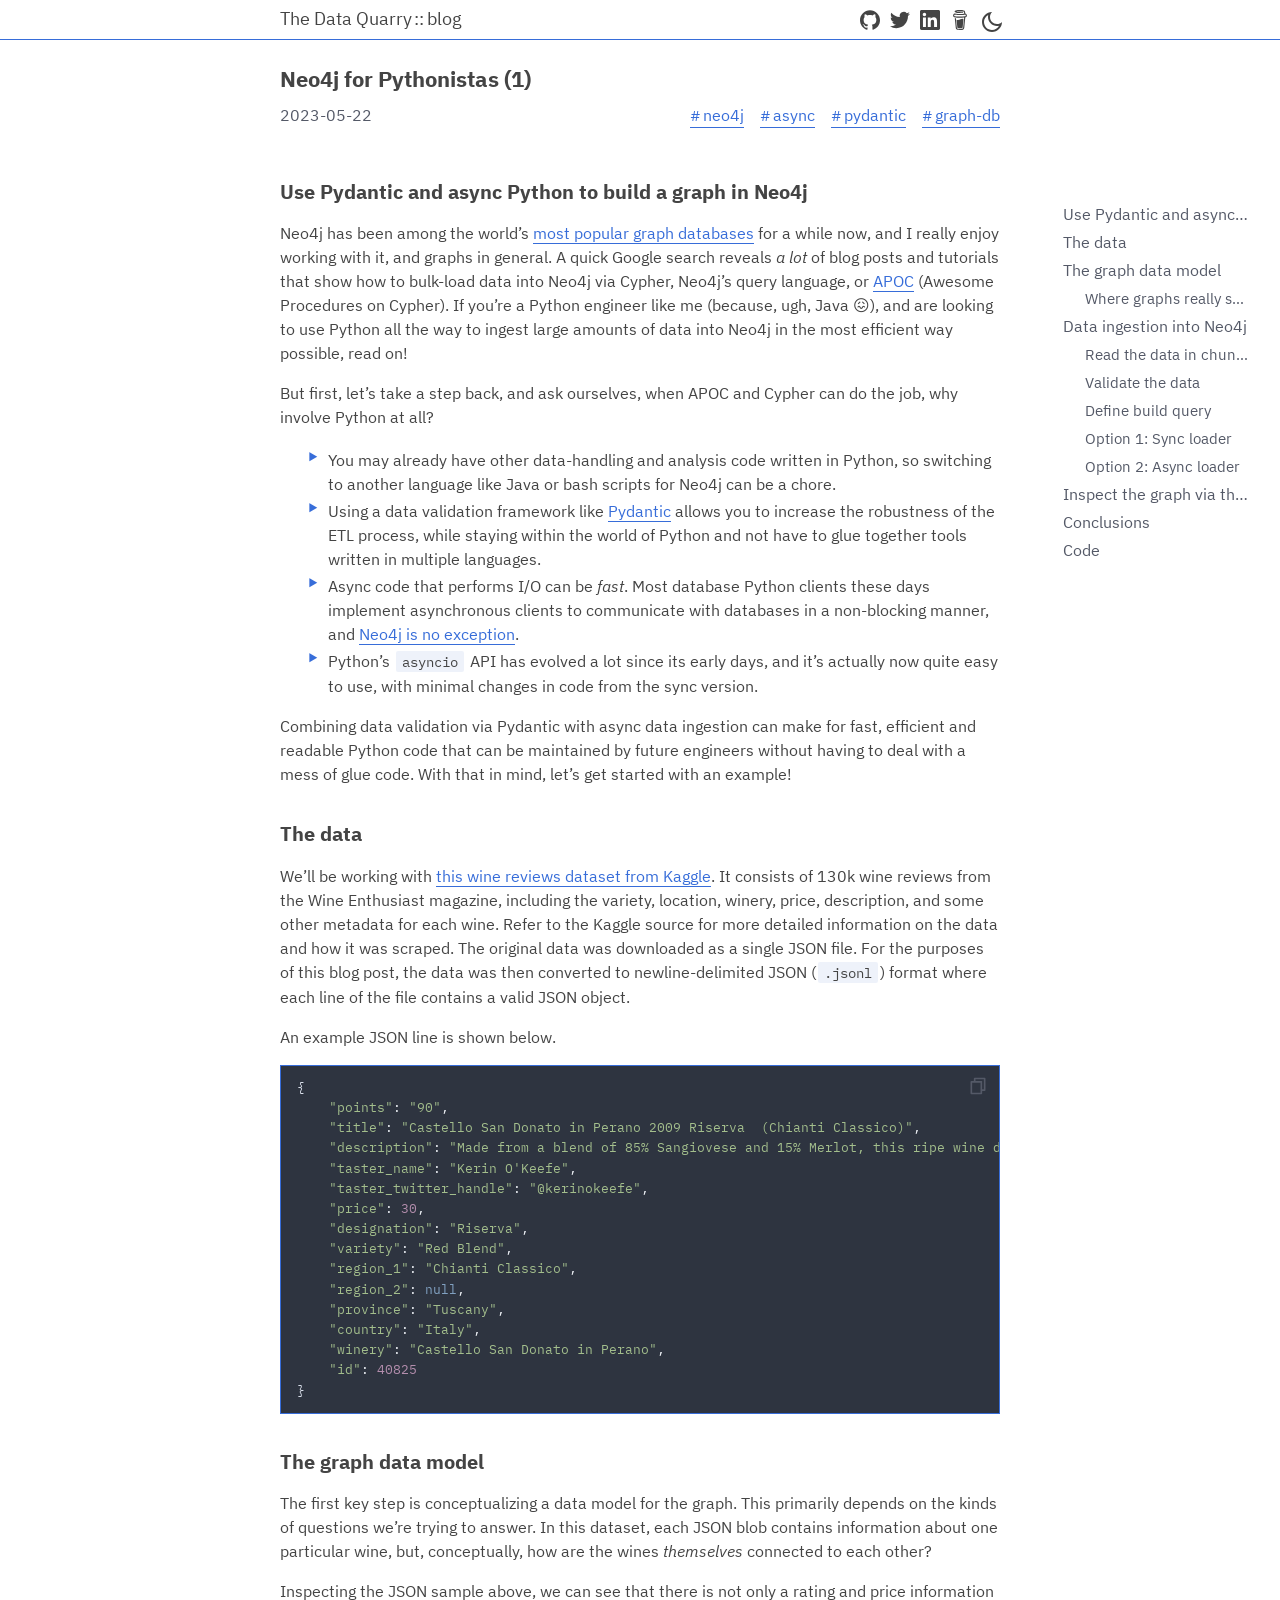
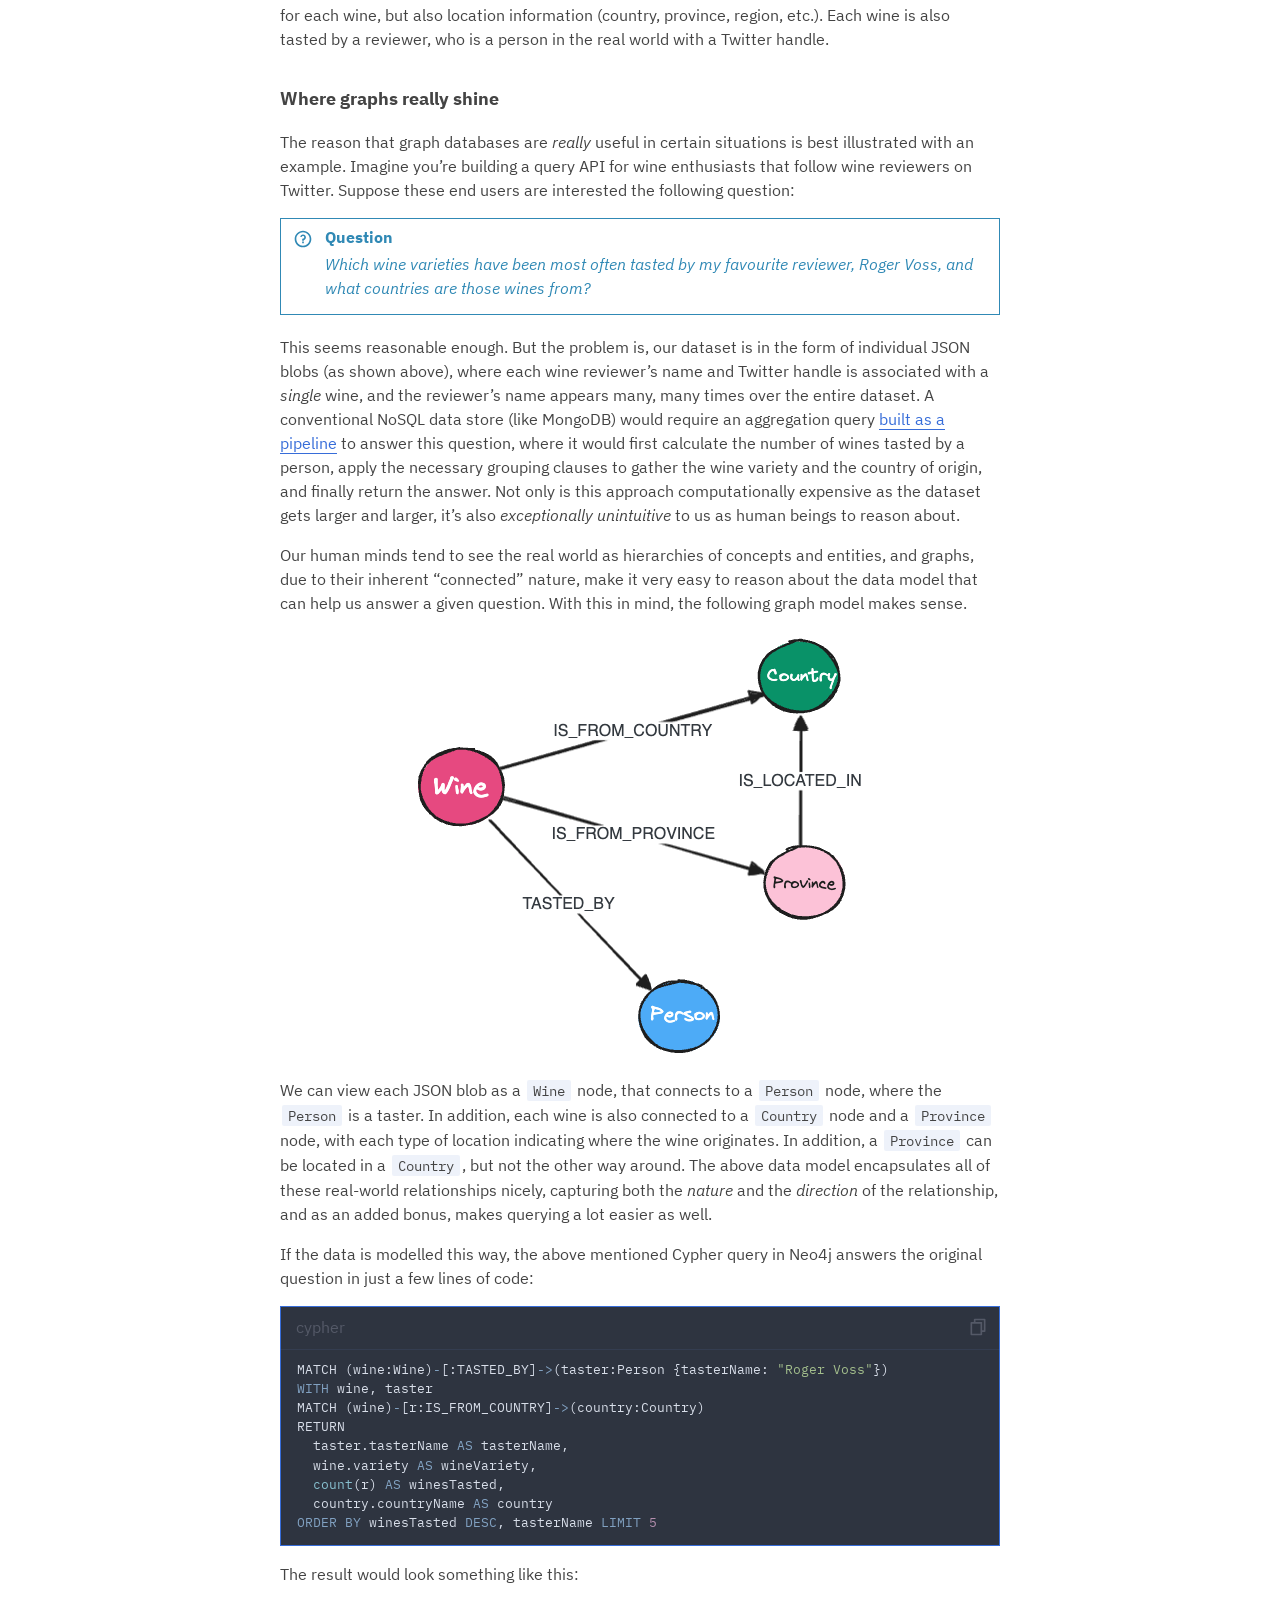
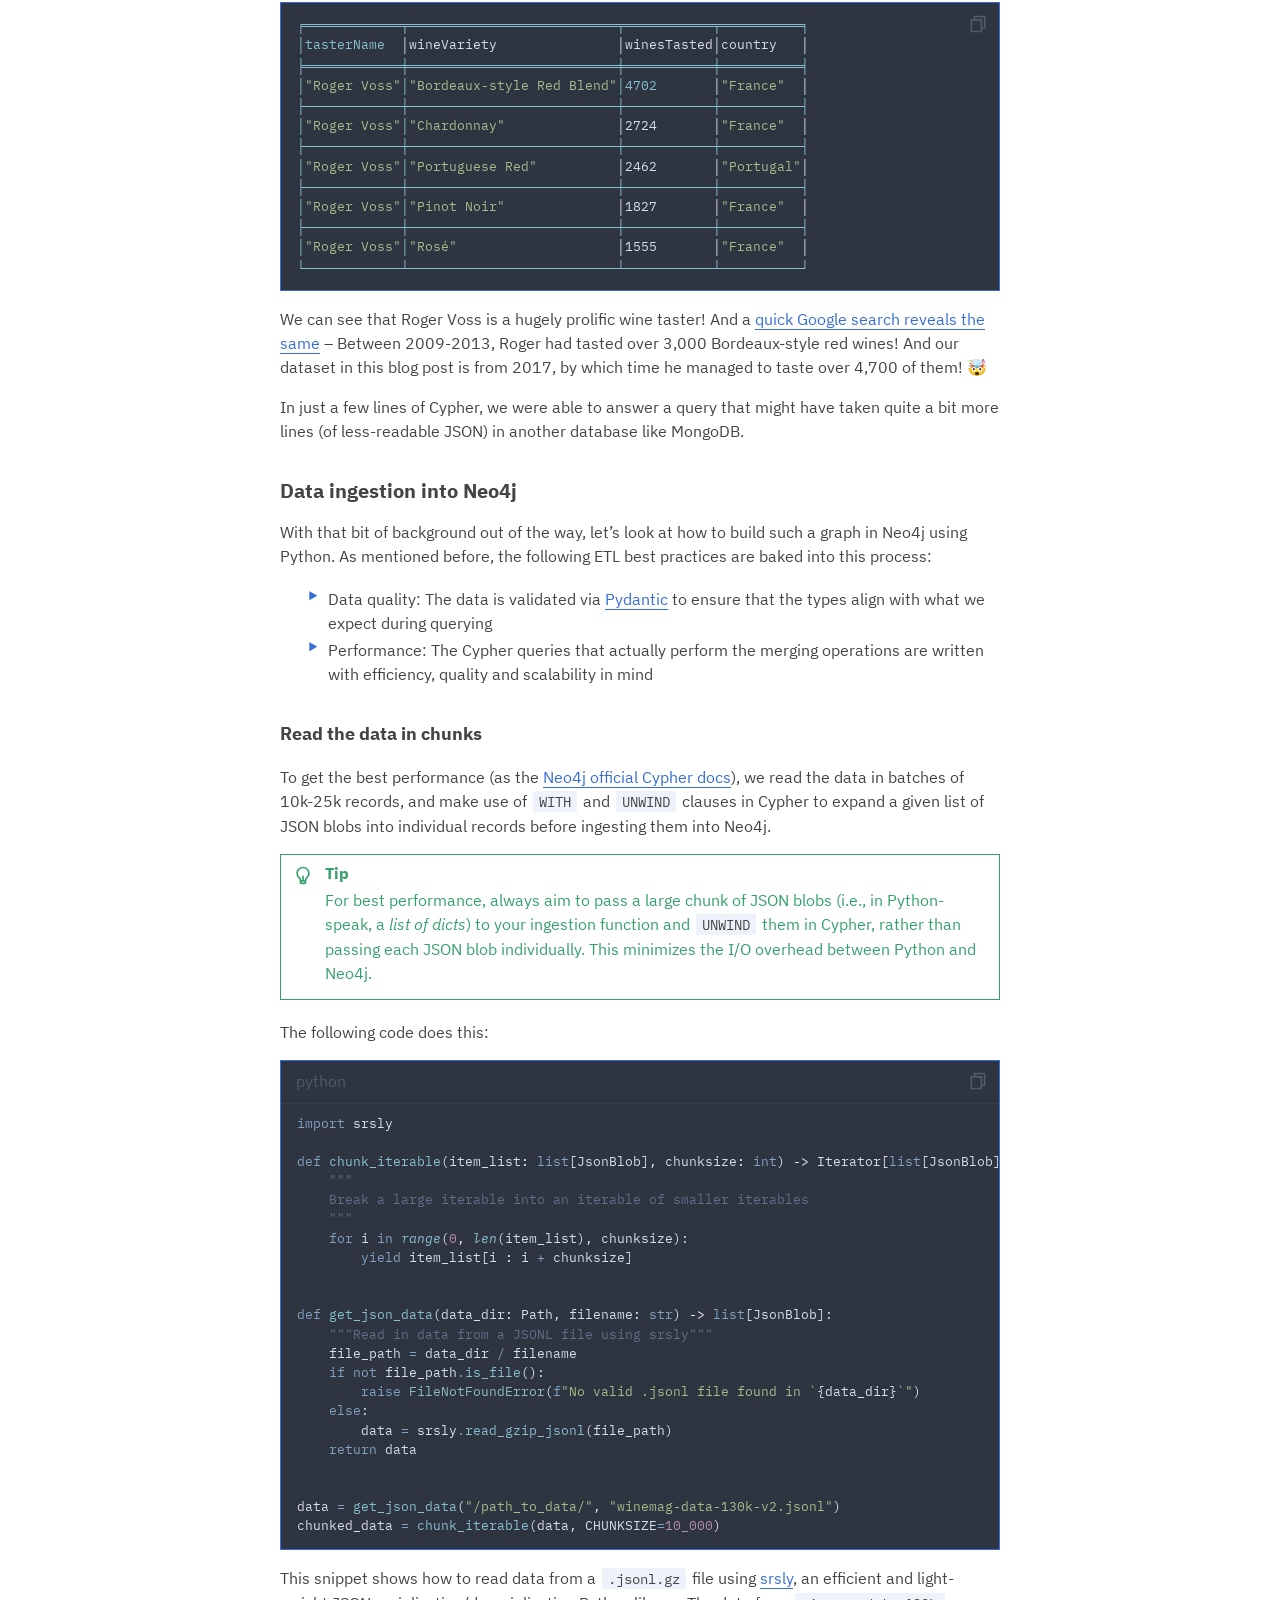
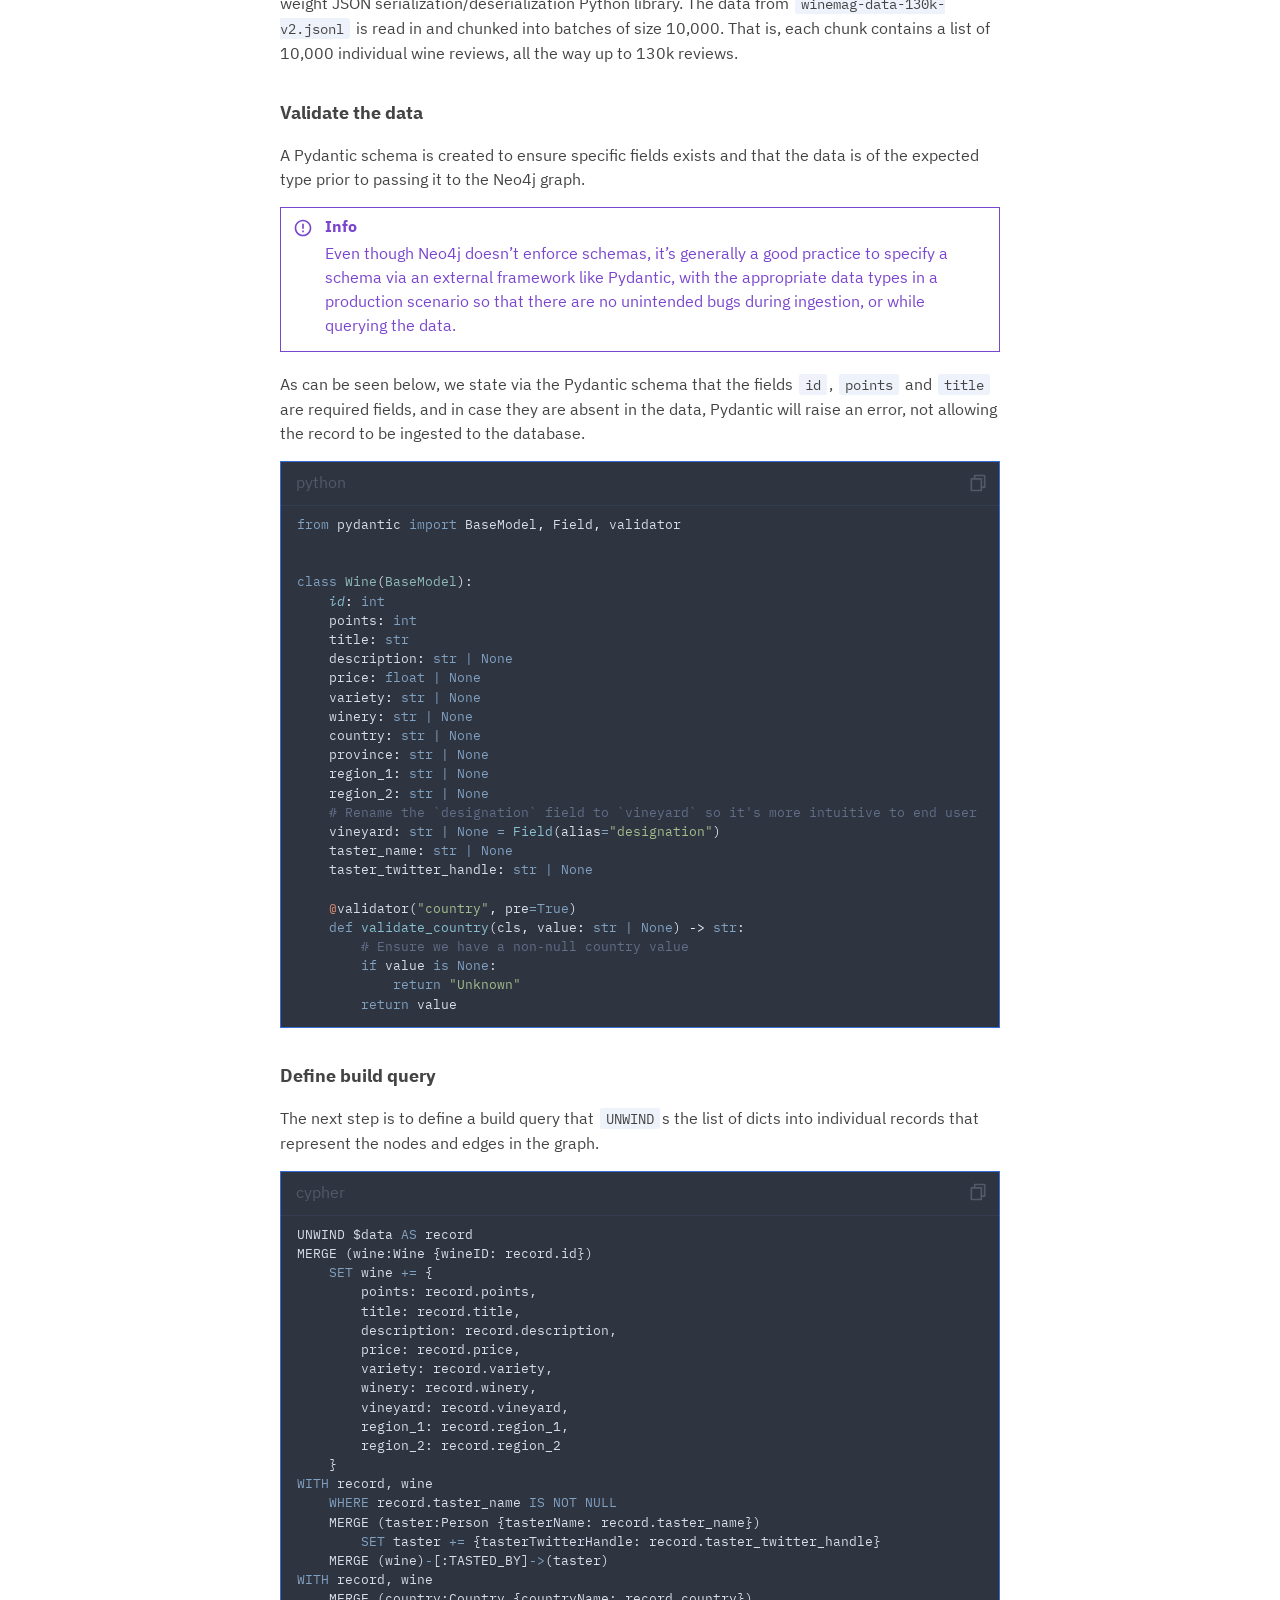
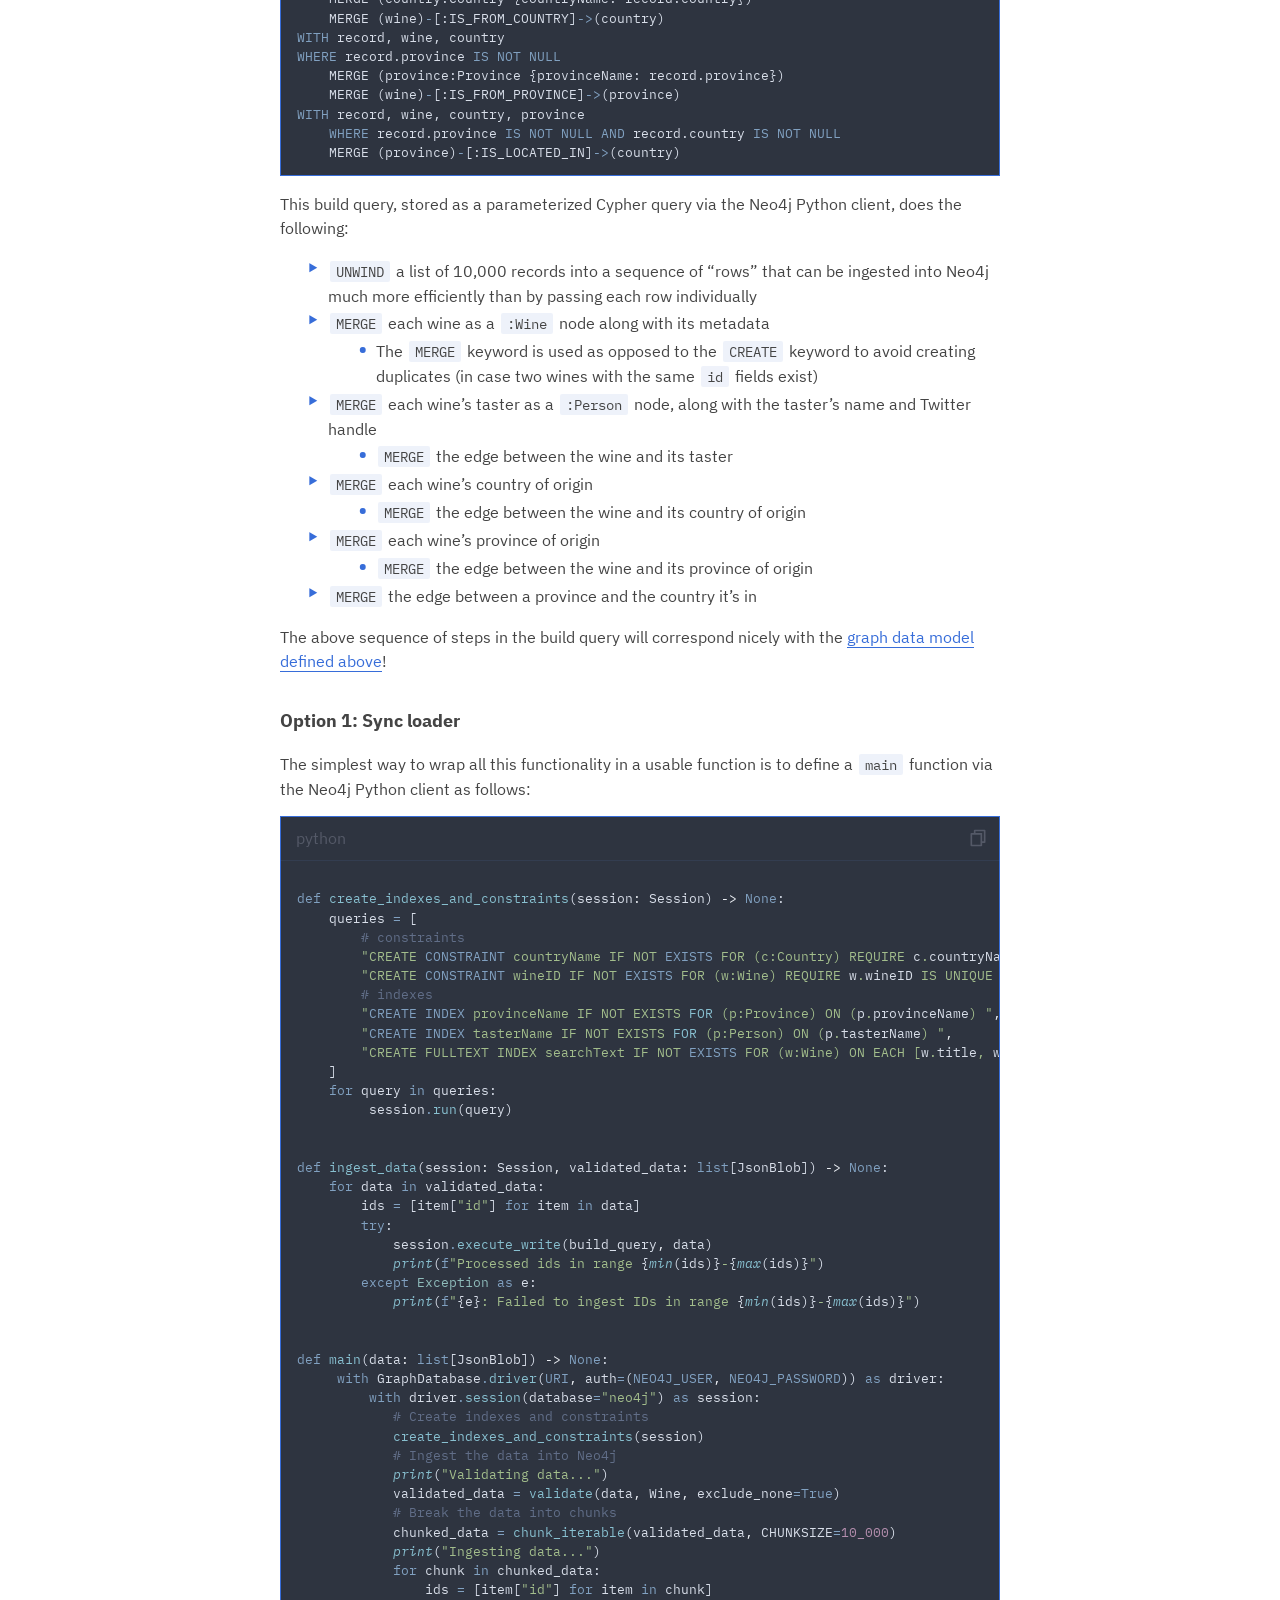
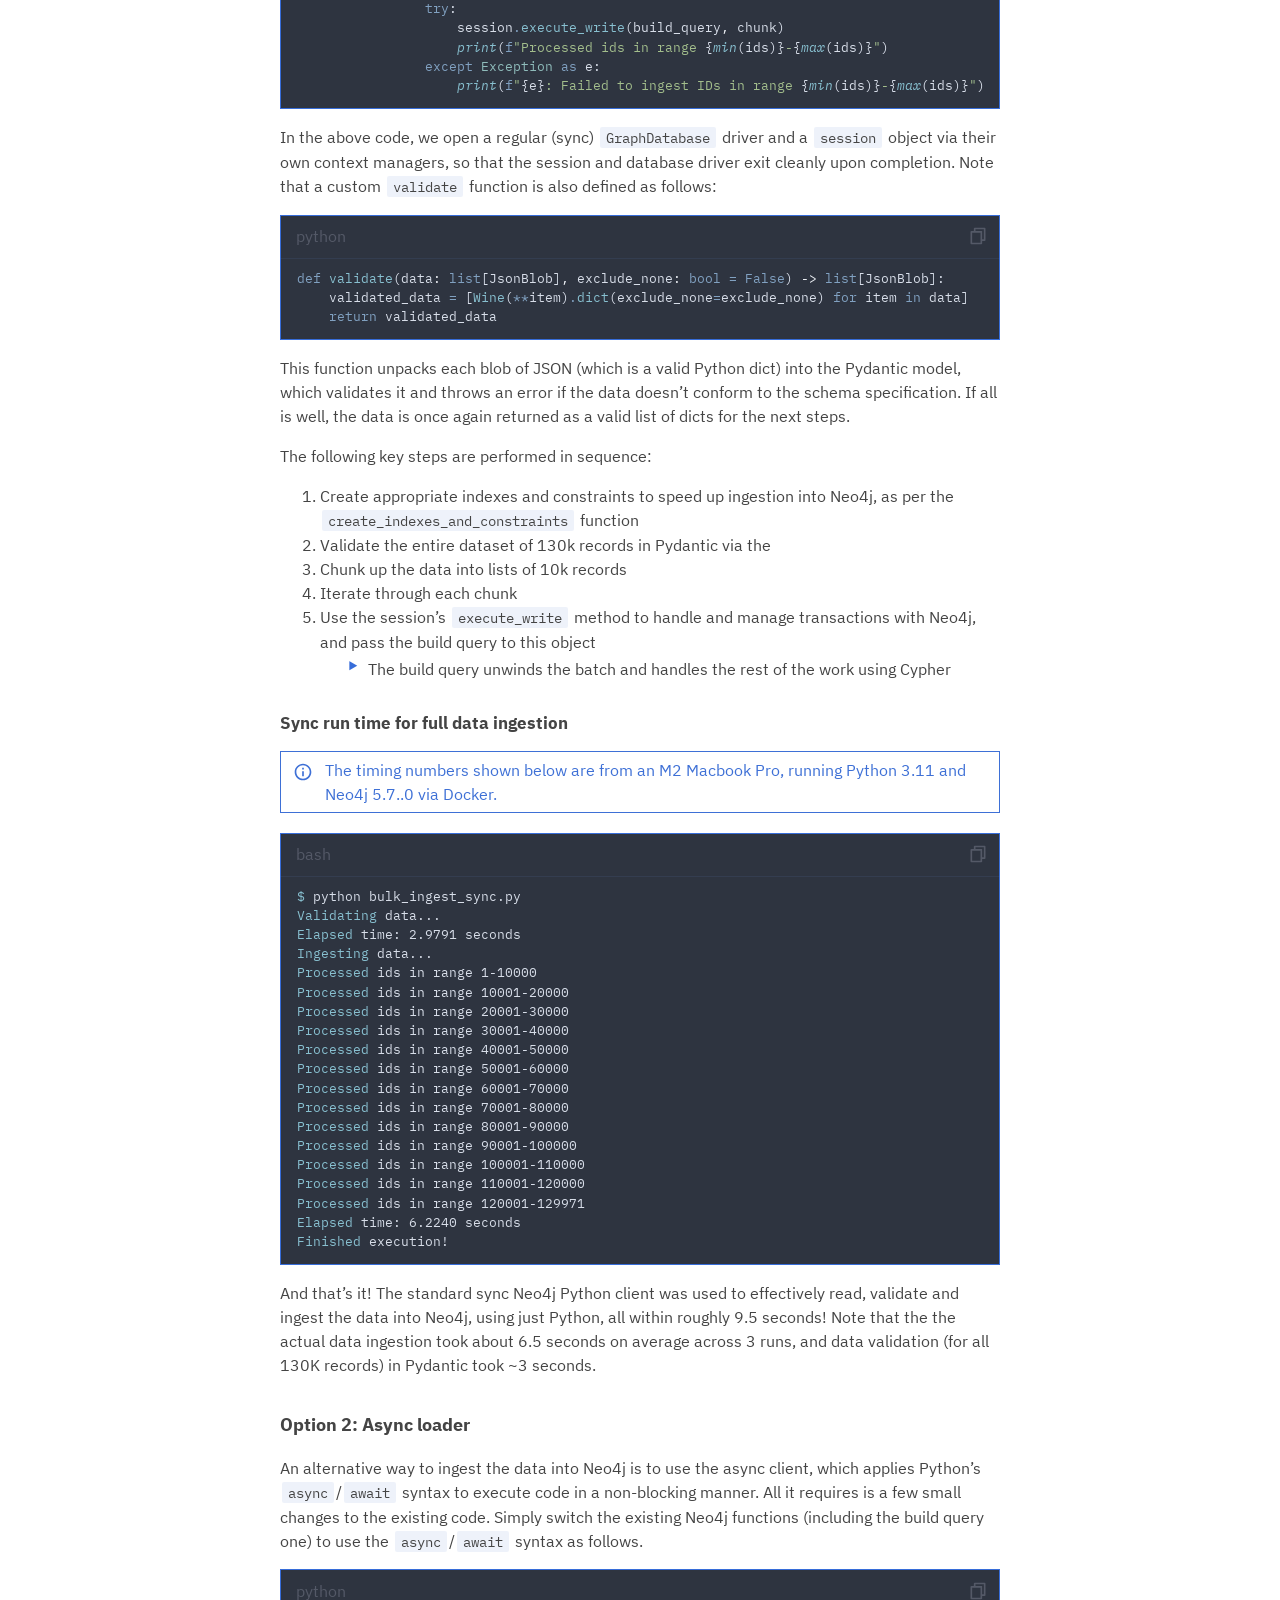
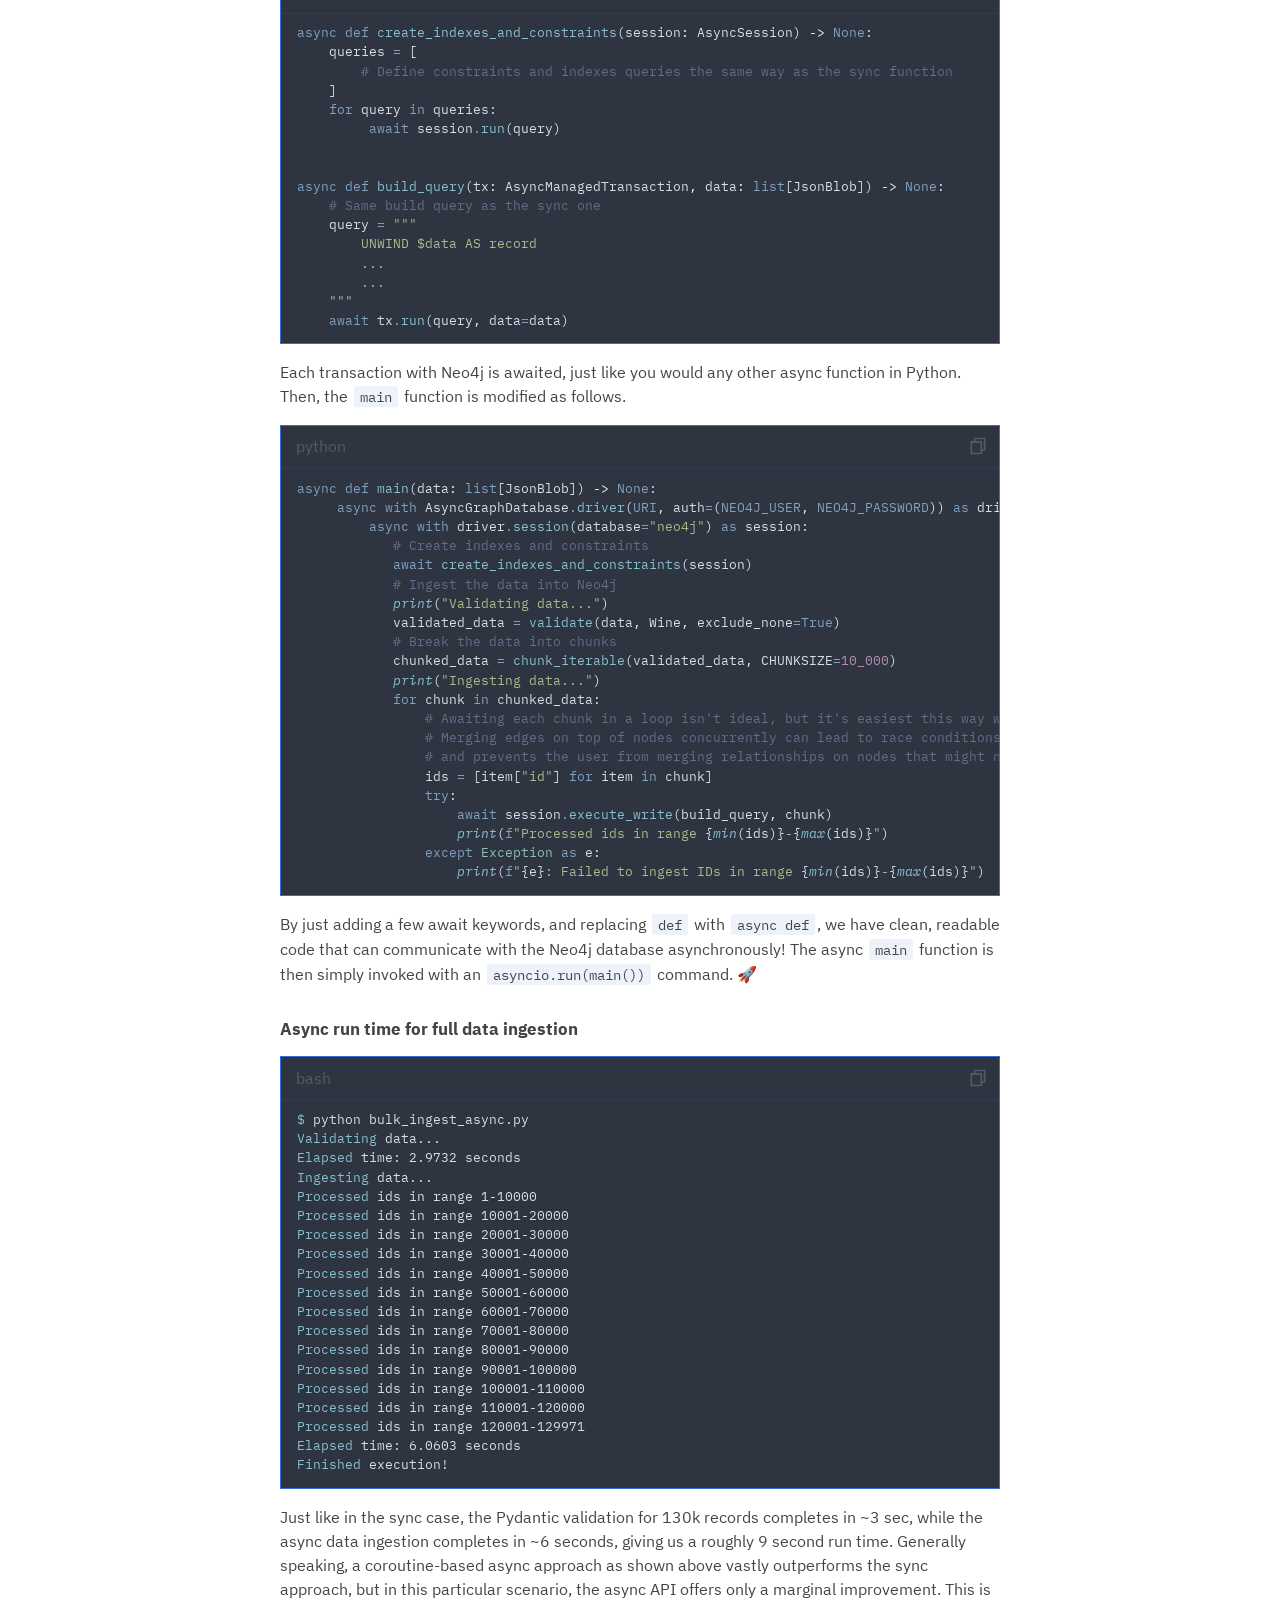
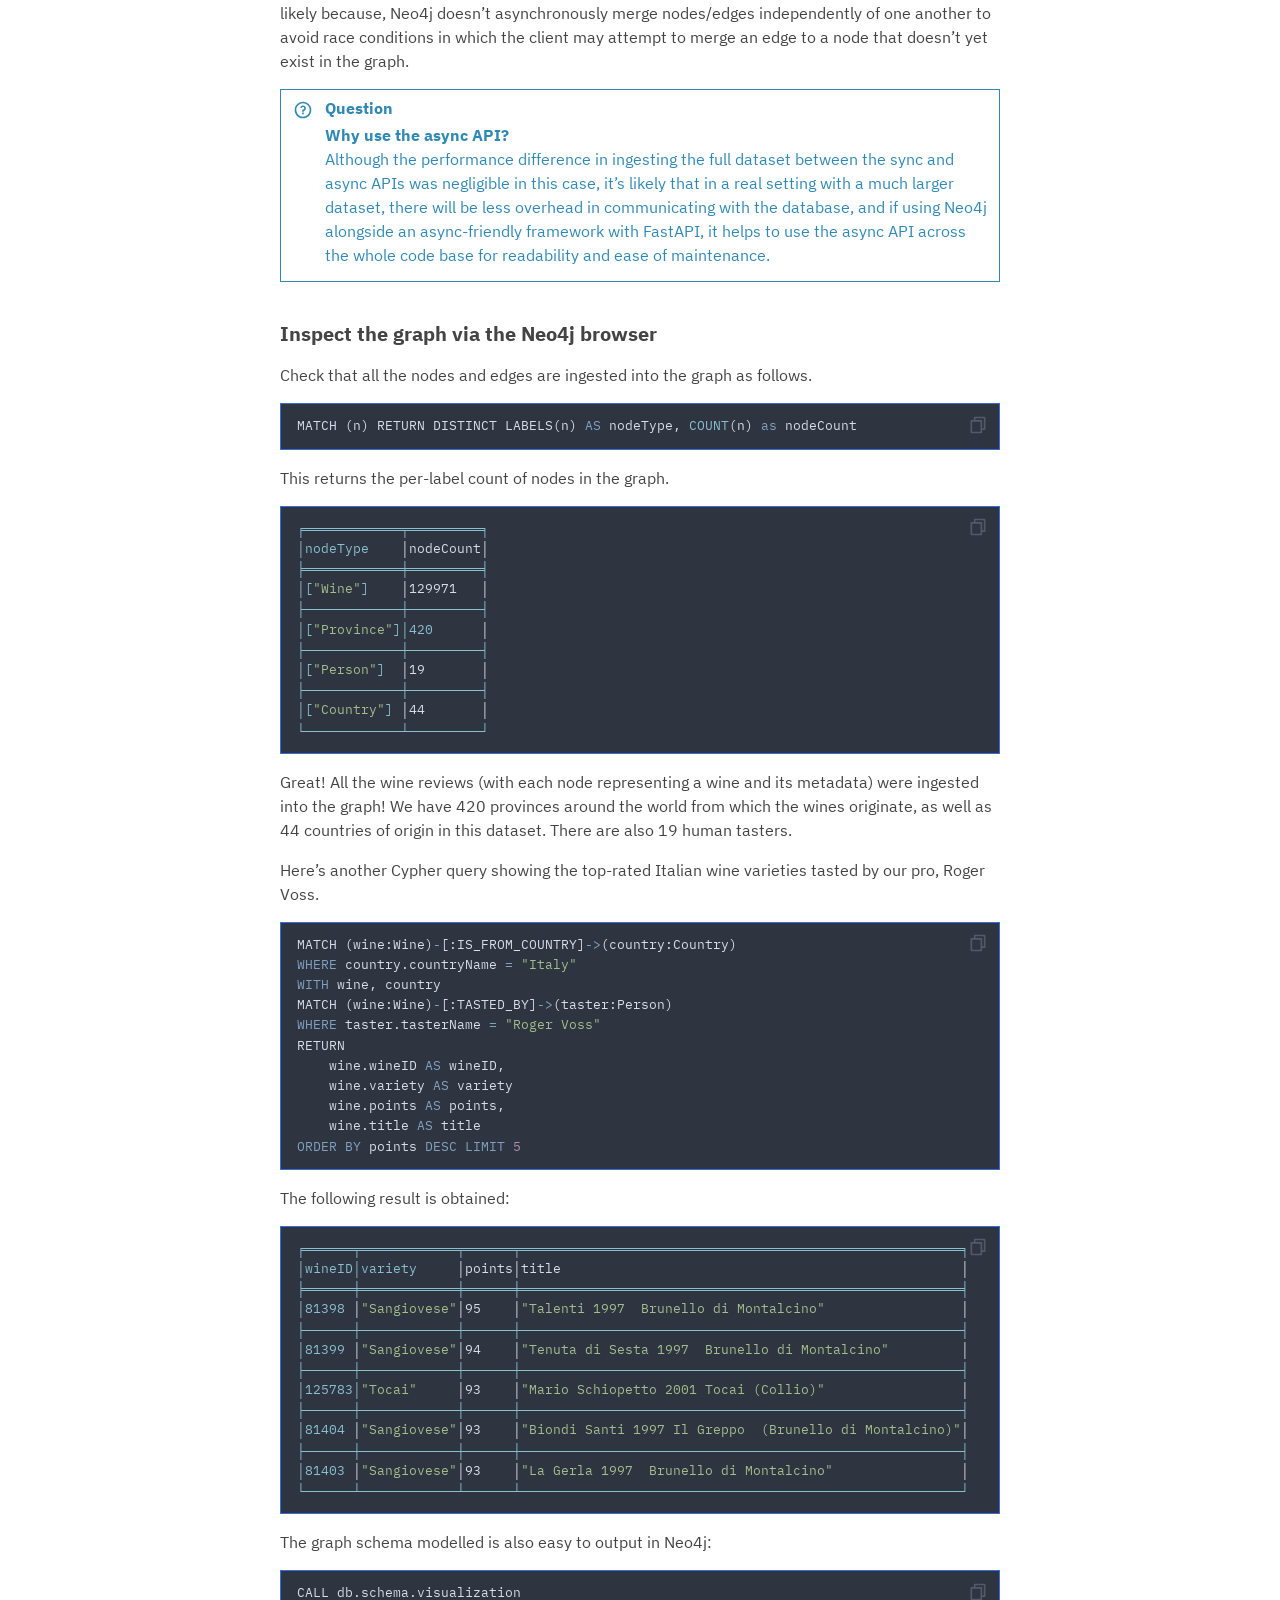
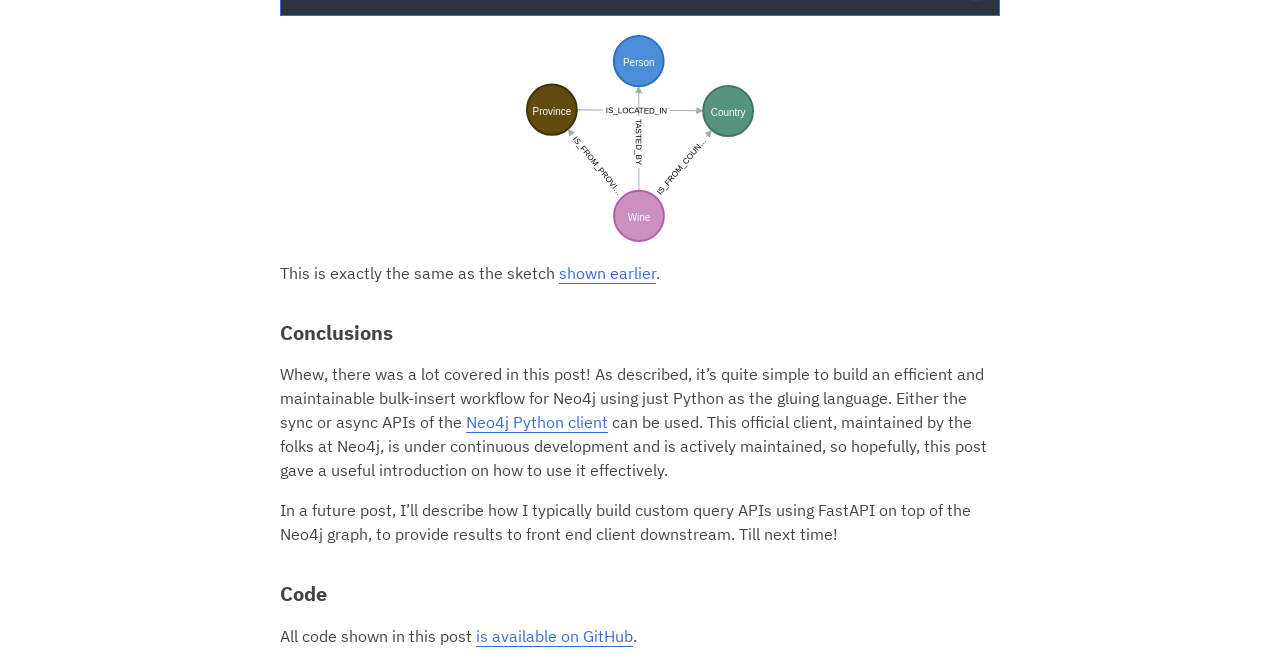
<file: posts/neo4j-python-1/index.html>
<!doctype html><html lang=en><head><meta charset=utf-8><meta content="width=device-width,initial-scale=1.0" name=viewport><meta content="light dark" name=color-scheme><title>Neo4j for Pythonistas (1) | The Data Quarry</title><meta content="Neo4j for Pythonistas (1)" property=og:title><meta content="Prashanth Rao" name=author><meta content=en_US property=og:locale><meta content="Using Pydantic and async Python to build a graph in batch mode in Neo4j" name=description><meta content="Using Pydantic and async Python to build a graph in batch mode in Neo4j" property=og:description><link href=https://thedataquarry.github.io/posts/neo4j-python-1/ rel=canonical><meta content=https://thedataquarry.github.io/posts/neo4j-python-1/ property=og:url><meta content="The Data Quarry" property=og:site_name><meta content=https://thedataquarry.github.io/img/dataquarry-banner.png property=og:image><meta content=article property=og:type><meta content=2023-05-22T00:00:00+00:00 property=article:published_time><meta " content=summary_large_image name=twitter:card><meta content=https://thedataquarry.github.io/img/dataquarry-banner.png property=twitter:image><meta content="Neo4j for Pythonistas (1)" property=twitter:title><meta content=@tech_optimist name=twitter:site><meta content="Using Pydantic and async Python to build a graph in batch mode in Neo4j" name=description><title>Neo4j for Pythonistas (1)</title><link href=/img/favicon-32x32.png rel=icon sizes=32x32 type=image/png><link href=/img/favicon-16x16.png rel=icon sizes=16x16 type=image/png><link href=/img/apple-touch-icon.png rel=apple-touch-icon sizes=180x180><style>body{--primary-color:#376dd9;--primary-pale-color:#698bcf1c;--inline-code-color:#444;--text-color:#444;--text-pale-color:#545967;--bg-color:#fff;--highlight-mark-color:#5f75b045;--callout-note-color:#3e70d6;--callout-important-color:#7a46cd;--callout-warning-color:#d3822b;--callout-alert-color:#d43f3f;--callout-question-color:#3089b5;--callout-tip-color:#35a06b;--main-font:"IBMPlexSans",ui-sans-serif,system-ui,-apple-system,BlinkMacSystemFont,"Segoe UI",Roboto,"Helvetica Neue",Arial,"Noto Sans",sans-serif,"Apple Color Emoji","Segoe UI Emoji","Segoe UI Symbol","Noto Color Emoji";--code-font:"IBMPlexMono",ui-monospace,SFMono-Regular,Menlo,Monaco,Consolas,"Liberation Mono","Courier New",monospace;--homepage-max-width:750px;--main-max-width:750px;--avatar-size:175px;--paragraph-font-size:16px;--paragraph-line-height:1.5em;--aside-font-size:16px;--img-border-radius:4px;--inline-code-border-radius:2px}body.dark{--primary-color:#689afd;--primary-pale-color:#93acdd1c;--inline-code-color:#d2d2d2;--text-color:#ddd;--text-pale-color:#a0a0a0;--bg-color:#202124;--highlight-mark-color:#5f75b045;--callout-note-color:#698bcf;--callout-important-color:#9374c5;--callout-warning-color:#c99054;--callout-alert-color:#d35757;--callout-question-color:#5091b2;--callout-tip-color:#3ea06f}</style><link href=/main.css rel=stylesheet><script async data-website-id=01228822-c189-4b8a-93ba-733d045bf346 src=https://analytics.eu.umami.is/script.js></script><body class=post><script>if(localStorage.getItem('theme')=='dark'){document.body.classList.add('dark');const a=document.querySelector('link#hl');if(a)a.href='/hl-dark.css'}</script><header class=blur><div id=header-wrapper><nav><a href=/>The Data Quarry</a><button aria-label="toggle expand" class=separator id=toggler>::</button><span class="wrap left fold">{</span><a href=/posts>blog</a><span class="wrap-separator fold">,</span><a class=fold href=/talks>talks</a><span class="wrap-separator fold">,</span><a class=fold href=/projects>projects</a><span class="wrap right fold">} ;</span></nav><div id=btns><a rel="noreferrer noopener" aria-label=GitHub href=https://github.com/prrao87 target=_blank> <svg viewbox="0 0 24 24" xmlns=http://www.w3.org/2000/svg><title>GitHub</title><path d="M12 .297c-6.63 0-12 5.373-12 12 0 5.303 3.438 9.8 8.205 11.385.6.113.82-.258.82-.577 0-.285-.01-1.04-.015-2.04-3.338.724-4.042-1.61-4.042-1.61C4.422 18.07 3.633 17.7 3.633 17.7c-1.087-.744.084-.729.084-.729 1.205.084 1.838 1.236 1.838 1.236 1.07 1.835 2.809 1.305 3.495.998.108-.776.417-1.305.76-1.605-2.665-.3-5.466-1.332-5.466-5.93 0-1.31.465-2.38 1.235-3.22-.135-.303-.54-1.523.105-3.176 0 0 1.005-.322 3.3 1.23.96-.267 1.98-.399 3-.405 1.02.006 2.04.138 3 .405 2.28-1.552 3.285-1.23 3.285-1.23.645 1.653.24 2.873.12 3.176.765.84 1.23 1.91 1.23 3.22 0 4.61-2.805 5.625-5.475 5.92.42.36.81 1.096.81 2.22 0 1.606-.015 2.896-.015 3.286 0 .315.21.69.825.57C20.565 22.092 24 17.592 24 12.297c0-6.627-5.373-12-12-12" fill=currentColor></path></svg> </a><a rel="noreferrer noopener" aria-label=Twitter href=https://twitter.com/tech_optimist target=_blank> <svg viewbox="0 0 24 24" xmlns=http://www.w3.org/2000/svg><title>Twitter</title><path d="M23.953 4.57a10 10 0 01-2.825.775 4.958 4.958 0 002.163-2.723c-.951.555-2.005.959-3.127 1.184a4.92 4.92 0 00-8.384 4.482C7.69 8.095 4.067 6.13 1.64 3.162a4.822 4.822 0 00-.666 2.475c0 1.71.87 3.213 2.188 4.096a4.904 4.904 0 01-2.228-.616v.06a4.923 4.923 0 003.946 4.827 4.996 4.996 0 01-2.212.085 4.936 4.936 0 004.604 3.417 9.867 9.867 0 01-6.102 2.105c-.39 0-.779-.023-1.17-.067a13.995 13.995 0 007.557 2.209c9.053 0 13.998-7.496 13.998-13.985 0-.21 0-.42-.015-.63A9.935 9.935 0 0024 4.59z" fill=currentColor></path></svg> </a><a rel="noreferrer noopener" aria-label=LinkedIn href=https://www.linkedin.com/in/prrao87 target=_blank> <svg viewbox="0 0 24 24" xmlns=http://www.w3.org/2000/svg><title>LinkedIn</title><path d="M20.447 20.452h-3.554v-5.569c0-1.328-.027-3.037-1.852-3.037-1.853 0-2.136 1.445-2.136 2.939v5.667H9.351V9h3.414v1.561h.046c.477-.9 1.637-1.85 3.37-1.85 3.601 0 4.267 2.37 4.267 5.455v6.286zM5.337 7.433c-1.144 0-2.063-.926-2.063-2.065 0-1.138.92-2.063 2.063-2.063 1.14 0 2.064.925 2.064 2.063 0 1.139-.925 2.065-2.064 2.065zm1.782 13.019H3.555V9h3.564v11.452zM22.225 0H1.771C.792 0 0 .774 0 1.729v20.542C0 23.227.792 24 1.771 24h20.451C23.2 24 24 23.227 24 22.271V1.729C24 .774 23.2 0 22.222 0h.003z" fill=currentColor></path></svg> </a><a aria-label="Buy me a coffee" rel="noreferrer noopener" href=https://www.buymeacoffee.com/prrao87 target=_blank> <svg viewbox="0 0 24 24" xmlns=http://www.w3.org/2000/svg><title>Buy Me A Coffee</title><path d="M20.216 6.415l-.132-.666c-.119-.598-.388-1.163-1.001-1.379-.197-.069-.42-.098-.57-.241-.152-.143-.196-.366-.231-.572-.065-.378-.125-.756-.192-1.133-.057-.325-.102-.69-.25-.987-.195-.4-.597-.634-.996-.788a5.723 5.723 0 00-.626-.194c-1-.263-2.05-.36-3.077-.416a25.834 25.834 0 00-3.7.062c-.915.083-1.88.184-2.75.5-.318.116-.646.256-.888.501-.297.302-.393.77-.177 1.146.154.267.415.456.692.58.36.162.737.284 1.123.366 1.075.238 2.189.331 3.287.37 1.218.05 2.437.01 3.65-.118.299-.033.598-.073.896-.119.352-.054.578-.513.474-.834-.124-.383-.457-.531-.834-.473-.466.074-.96.108-1.382.146-1.177.08-2.358.082-3.536.006a22.228 22.228 0 01-1.157-.107c-.086-.01-.18-.025-.258-.036-.243-.036-.484-.08-.724-.13-.111-.027-.111-.185 0-.212h.005c.277-.06.557-.108.838-.147h.002c.131-.009.263-.032.394-.048a25.076 25.076 0 013.426-.12c.674.019 1.347.067 2.017.144l.228.031c.267.04.533.088.798.145.392.085.895.113 1.07.542.055.137.08.288.111.431l.319 1.484a.237.237 0 01-.199.284h-.003c-.037.006-.075.01-.112.015a36.704 36.704 0 01-4.743.295 37.059 37.059 0 01-4.699-.304c-.14-.017-.293-.042-.417-.06-.326-.048-.649-.108-.973-.161-.393-.065-.768-.032-1.123.161-.29.16-.527.404-.675.701-.154.316-.199.66-.267 1-.069.34-.176.707-.135 1.056.087.753.613 1.365 1.37 1.502a39.69 39.69 0 0011.343.376.483.483 0 01.535.53l-.071.697-1.018 9.907c-.041.41-.047.832-.125 1.237-.122.637-.553 1.028-1.182 1.171-.577.131-1.165.2-1.756.205-.656.004-1.31-.025-1.966-.022-.699.004-1.556-.06-2.095-.58-.475-.458-.54-1.174-.605-1.793l-.731-7.013-.322-3.094c-.037-.351-.286-.695-.678-.678-.336.015-.718.3-.678.679l.228 2.185.949 9.112c.147 1.344 1.174 2.068 2.446 2.272.742.12 1.503.144 2.257.156.966.016 1.942.053 2.892-.122 1.408-.258 2.465-1.198 2.616-2.657.34-3.332.683-6.663 1.024-9.995l.215-2.087a.484.484 0 01.39-.426c.402-.078.787-.212 1.074-.518.455-.488.546-1.124.385-1.766zm-1.478.772c-.145.137-.363.201-.578.233-2.416.359-4.866.54-7.308.46-1.748-.06-3.477-.254-5.207-.498-.17-.024-.353-.055-.47-.18-.22-.236-.111-.71-.054-.995.052-.26.152-.609.463-.646.484-.057 1.046.148 1.526.22.577.088 1.156.159 1.737.212 2.48.226 5.002.19 7.472-.14.45-.06.899-.13 1.345-.21.399-.072.84-.206 1.08.206.166.281.188.657.162.974a.544.544 0 01-.169.364zm-6.159 3.9c-.862.37-1.84.788-3.109.788a5.884 5.884 0 01-1.569-.217l.877 9.004c.065.78.717 1.38 1.5 1.38 0 0 1.243.065 1.658.065.447 0 1.786-.065 1.786-.065.783 0 1.434-.6 1.499-1.38l.94-9.95a3.996 3.996 0 00-1.322-.238c-.826 0-1.491.284-2.26.613z" fill=currentColor></path></svg> </a><button aria-label="theme switch" data-moon-icon='<svg xmlns="http://www.w3.org/2000/svg" viewBox="0 0 24 24" width="24" height="24"><path d="M10 7C10 10.866 13.134 14 17 14C18.9584 14 20.729 13.1957 21.9995 11.8995C22 11.933 22 11.9665 22 12C22 17.5228 17.5228 22 12 22C6.47715 22 2 17.5228 2 12C2 6.47715 6.47715 2 12 2C12.0335 2 12.067 2 12.1005 2.00049C10.8043 3.27098 10 5.04157 10 7ZM4 12C4 16.4183 7.58172 20 12 20C15.0583 20 17.7158 18.2839 19.062 15.7621C18.3945 15.9187 17.7035 16 17 16C12.0294 16 8 11.9706 8 7C8 6.29648 8.08133 5.60547 8.2379 4.938C5.71611 6.28423 4 8.9417 4 12Z" fill="currentColor"></path></svg>' data-sun-icon='<svg xmlns="http://www.w3.org/2000/svg" viewBox="0 0 24 24" width="24" height="24"><path d="M12 18C8.68629 18 6 15.3137 6 12C6 8.68629 8.68629 6 12 6C15.3137 6 18 8.68629 18 12C18 15.3137 15.3137 18 12 18ZM12 16C14.2091 16 16 14.2091 16 12C16 9.79086 14.2091 8 12 8C9.79086 8 8 9.79086 8 12C8 14.2091 9.79086 16 12 16ZM11 1H13V4H11V1ZM11 20H13V23H11V20ZM3.51472 4.92893L4.92893 3.51472L7.05025 5.63604L5.63604 7.05025L3.51472 4.92893ZM16.9497 18.364L18.364 16.9497L20.4853 19.0711L19.0711 20.4853L16.9497 18.364ZM19.0711 3.51472L20.4853 4.92893L18.364 7.05025L16.9497 5.63604L19.0711 3.51472ZM5.63604 16.9497L7.05025 18.364L4.92893 20.4853L3.51472 19.0711L5.63604 16.9497ZM23 11V13H20V11H23ZM4 11V13H1V11H4Z" fill="currentColor"></path></svg>' id=theme-toggle><svg viewbox="0 0 24 24" height=24 width=24 xmlns=http://www.w3.org/2000/svg><path d="M10 7C10 10.866 13.134 14 17 14C18.9584 14 20.729 13.1957 21.9995 11.8995C22 11.933 22 11.9665 22 12C22 17.5228 17.5228 22 12 22C6.47715 22 2 17.5228 2 12C2 6.47715 6.47715 2 12 2C12.0335 2 12.067 2 12.1005 2.00049C10.8043 3.27098 10 5.04157 10 7ZM4 12C4 16.4183 7.58172 20 12 20C15.0583 20 17.7158 18.2839 19.062 15.7621C18.3945 15.9187 17.7035 16 17 16C12.0294 16 8 11.9706 8 7C8 6.29648 8.08133 5.60547 8.2379 4.938C5.71611 6.28423 4 8.9417 4 12Z" fill=currentColor></path></svg></button><button aria-label="table of content" id=toc-toggle><svg viewbox="0 0 24 24" height=24 width=24 xmlns=http://www.w3.org/2000/svg><path d="M3 4H21V6H3V4ZM3 11H15V13H3V11ZM3 18H21V20H3V18Z" fill=currentColor></path></svg></button></div></div></header><div id=wrapper><div id=blank></div><aside class=blur><nav><ul><li><a class=h2 href=#use-pydantic-and-async-python-to-build-a-graph-in-neo4j>Use Pydantic and async Python to build a graph in Neo4j</a><li><a class=h2 href=#the-data>The data</a><li><a class=h2 href=#the-graph-data-model>The graph data model</a> <ul><li><a class=h3 href=#where-graphs-really-shine>Where graphs really shine</a></ul><li><a class=h2 href=#data-ingestion-into-neo4j>Data ingestion into Neo4j</a> <ul><li><a class=h3 href=#read-the-data-in-chunks>Read the data in chunks</a><li><a class=h3 href=#validate-the-data>Validate the data</a><li><a class=h3 href=#define-build-query>Define build query</a><li><a class=h3 href=#option-1-sync-loader>Option 1: Sync loader</a><li><a class=h3 href=#option-2-async-loader>Option 2: Async loader</a></ul><li><a class=h2 href=#inspect-the-graph-via-the-neo4j-browser>Inspect the graph via the Neo4j browser</a><li><a class=h2 href=#conclusions>Conclusions</a><li><a class=h2 href=#code>Code</a></ul></nav><button aria-label="back to top" id=back-to-top><svg viewbox="0 0 24 24" height=24 width=24 xmlns=http://www.w3.org/2000/svg><path d="M11.9997 10.8284L7.04996 15.7782L5.63574 14.364L11.9997 8L18.3637 14.364L16.9495 15.7782L11.9997 10.8284Z" fill=currentColor></path></svg></button></aside><main><div><div data-check-icon='<svg xmlns="http://www.w3.org/2000/svg" viewBox="0 0 24 24" width="24" height="24"><path d="M10.0007 15.1709L19.1931 5.97852L20.6073 7.39273L10.0007 17.9993L3.63672 11.6354L5.05093 10.2212L10.0007 15.1709Z" fill="currentColor"></path></svg>' data-copy-icon='<svg xmlns="http://www.w3.org/2000/svg" viewBox="0 0 24 24" width="24" height="24"><path d="M6.9998 6V3C6.9998 2.44772 7.44752 2 7.9998 2H19.9998C20.5521 2 20.9998 2.44772 20.9998 3V17C20.9998 17.5523 20.5521 18 19.9998 18H16.9998V20.9991C16.9998 21.5519 16.5499 22 15.993 22H4.00666C3.45059 22 3 21.5554 3 20.9991L3.0026 7.00087C3.0027 6.44811 3.45264 6 4.00942 6H6.9998ZM5.00242 8L5.00019 20H14.9998V8H5.00242ZM8.9998 6H16.9998V16H18.9998V4H8.9998V6Z" fill="currentColor"></path></svg>' id=copy-cfg style=display:none></div><article data-backlink-icon='<svg xmlns="http://www.w3.org/2000/svg" viewBox="0 0 24 24" width="20" height="20"><path d="M9.41421 8L18.0208 16.6066L16.6066 18.0208L8 9.41421V17H6V6H17V8H9.41421Z" fill="currentColor"></path></svg>' class=prose><h1>Neo4j for Pythonistas (1)</h1><div id=post-info><div id=date><span id=publish>2023-05-22</span></div><div id=tags><a href=https://thedataquarry.github.io/tags/neo4j><span>#</span>neo4j</a><a href=https://thedataquarry.github.io/tags/async><span>#</span>async</a><a href=https://thedataquarry.github.io/tags/pydantic><span>#</span>pydantic</a><a href=https://thedataquarry.github.io/tags/graph-db><span>#</span>graph-db</a></div></div><h2 id=use-pydantic-and-async-python-to-build-a-graph-in-neo4j>Use Pydantic and async Python to build a graph in Neo4j<a aria-label="Anchor link for: use-pydantic-and-async-python-to-build-a-graph-in-neo4j" class=zola-anchor href=#use-pydantic-and-async-python-to-build-a-graph-in-neo4j>#</a></h2><p>Neo4j has been among the world’s <a rel="nofollow noreferrer" href=https://www.endava.com/en/blog/Engineering/2021/Following-the-patterns-the-rise-of-neo4j-and-graph-databases>most popular graph databases</a> for a while now, and I really enjoy working with it, and graphs in general. A quick Google search reveals <em>a lot</em> of blog posts and tutorials that show how to bulk-load data into Neo4j via Cypher, Neo4j’s query language, or <a rel="nofollow noreferrer" href=https://neo4j.com/labs/apoc/>APOC</a> (Awesome Procedures on Cypher). If you’re a Python engineer like me (because, ugh, Java 😖), and are looking to use Python all the way to ingest large amounts of data into Neo4j in the most efficient way possible, read on!<p>But first, let’s take a step back, and ask ourselves, when APOC and Cypher can do the job, why involve Python at all?<ul><li>You may already have other data-handling and analysis code written in Python, so switching to another language like Java or bash scripts for Neo4j can be a chore.<li>Using a data validation framework like <a rel="nofollow noreferrer" href=https://docs.pydantic.dev/latest/>Pydantic</a> allows you to increase the robustness of the ETL process, while staying within the world of Python and not have to glue together tools written in multiple languages.<li>Async code that performs I/O can be <em>fast</em>. Most database Python clients these days implement asynchronous clients to communicate with databases in a non-blocking manner, and <a rel="nofollow noreferrer" href=https://neo4j.com/docs/python-manual/current/concurrency/>Neo4j is no exception</a>.<li>Python’s <code>asyncio</code> API has evolved a lot since its early days, and it’s actually now quite easy to use, with minimal changes in code from the sync version.</ul><p>Combining data validation via Pydantic with async data ingestion can make for fast, efficient and readable Python code that can be maintained by future engineers without having to deal with a mess of glue code. With that in mind, let’s get started with an example!<h2 id=the-data>The data<a aria-label="Anchor link for: the-data" class=zola-anchor href=#the-data>#</a></h2><p>We’ll be working with <a rel="nofollow noreferrer" href=https://www.kaggle.com/datasets/zynicide/wine-reviews>this wine reviews dataset from Kaggle</a>. It consists of 130k wine reviews from the Wine Enthusiast magazine, including the variety, location, winery, price, description, and some other metadata for each wine. Refer to the Kaggle source for more detailed information on the data and how it was scraped. The original data was downloaded as a single JSON file. For the purposes of this blog post, the data was then converted to newline-delimited JSON (<code>.jsonl</code>) format where each line of the file contains a valid JSON object.<p>An example JSON line is shown below.<pre class=language-json data-lang=json style=background:#2e3440;color:#d8dee9><code class=language-json data-lang=json><span>{
</span><span>    </span><span style=color:#a3be8c>"points"</span><span style=color:#eceff4>: </span><span style=color:#a3be8c>"90"</span><span style=color:#eceff4>,
</span><span>    </span><span style=color:#a3be8c>"title"</span><span style=color:#eceff4>: </span><span style=color:#a3be8c>"Castello San Donato in Perano 2009 Riserva  (Chianti Classico)"</span><span style=color:#eceff4>,
</span><span>    </span><span style=color:#a3be8c>"description"</span><span style=color:#eceff4>: </span><span style=color:#a3be8c>"Made from a blend of 85% Sangiovese and 15% Merlot, this ripe wine delivers soft plum, black currants, clove and cracked pepper sensations accented with coffee and espresso notes. A backbone of firm tannins give structure. Drink now through 2019."</span><span style=color:#eceff4>,
</span><span>    </span><span style=color:#a3be8c>"taster_name"</span><span style=color:#eceff4>: </span><span style=color:#a3be8c>"Kerin O'Keefe"</span><span style=color:#eceff4>,
</span><span>    </span><span style=color:#a3be8c>"taster_twitter_handle"</span><span style=color:#eceff4>: </span><span style=color:#a3be8c>"@kerinokeefe"</span><span style=color:#eceff4>,
</span><span>    </span><span style=color:#a3be8c>"price"</span><span style=color:#eceff4>: </span><span style=color:#b48ead>30</span><span style=color:#eceff4>,
</span><span>    </span><span style=color:#a3be8c>"designation"</span><span style=color:#eceff4>: </span><span style=color:#a3be8c>"Riserva"</span><span style=color:#eceff4>,
</span><span>    </span><span style=color:#a3be8c>"variety"</span><span style=color:#eceff4>: </span><span style=color:#a3be8c>"Red Blend"</span><span style=color:#eceff4>,
</span><span>    </span><span style=color:#a3be8c>"region_1"</span><span style=color:#eceff4>: </span><span style=color:#a3be8c>"Chianti Classico"</span><span style=color:#eceff4>,
</span><span>    </span><span style=color:#a3be8c>"region_2"</span><span style=color:#eceff4>: </span><span style=color:#81a1c1>null</span><span style=color:#eceff4>,
</span><span>    </span><span style=color:#a3be8c>"province"</span><span style=color:#eceff4>: </span><span style=color:#a3be8c>"Tuscany"</span><span style=color:#eceff4>,
</span><span>    </span><span style=color:#a3be8c>"country"</span><span style=color:#eceff4>: </span><span style=color:#a3be8c>"Italy"</span><span style=color:#eceff4>,
</span><span>    </span><span style=color:#a3be8c>"winery"</span><span style=color:#eceff4>: </span><span style=color:#a3be8c>"Castello San Donato in Perano"</span><span style=color:#eceff4>,
</span><span>    </span><span style=color:#a3be8c>"id"</span><span style=color:#eceff4>: </span><span style=color:#b48ead>40825
</span><span>}
</span></code></pre><h2 id=the-graph-data-model>The graph data model<a aria-label="Anchor link for: the-graph-data-model" class=zola-anchor href=#the-graph-data-model>#</a></h2><p>The first key step is conceptualizing a data model for the graph. This primarily depends on the kinds of questions we’re trying to answer. In this dataset, each JSON blob contains information about one particular wine, but, conceptually, how are the wines <em>themselves</em> connected to each other?<p>Inspecting the JSON sample above, we can see that there is not only a rating and price information for each wine, but also location information (country, province, region, etc.). Each wine is also tasted by a reviewer, who is a person in the real world with a Twitter handle.<h3 id=where-graphs-really-shine>Where graphs really shine<a aria-label="Anchor link for: where-graphs-really-shine" class=zola-anchor href=#where-graphs-really-shine>#</a></h3><p>The reason that graph databases are <em>really</em> useful in certain situations is best illustrated with an example. Imagine you’re building a query API for wine enthusiasts that follow wine reviewers on Twitter. Suppose these end users are interested the following question:<blockquote class="callout question"><div class=icon><svg viewbox="0 0 24 24" height=20 width=20 xmlns=http://www.w3.org/2000/svg><path d="M12 22C6.47715 22 2 17.5228 2 12C2 6.47715 6.47715 2 12 2C17.5228 2 22 6.47715 22 12C22 17.5228 17.5228 22 12 22ZM12 20C16.4183 20 20 16.4183 20 12C20 7.58172 16.4183 4 12 4C7.58172 4 4 7.58172 4 12C4 16.4183 7.58172 20 12 20ZM11 15H13V17H11V15ZM13 13.3551V14H11V12.5C11 11.9477 11.4477 11.5 12 11.5C12.8284 11.5 13.5 10.8284 13.5 10C13.5 9.17157 12.8284 8.5 12 8.5C11.2723 8.5 10.6656 9.01823 10.5288 9.70577L8.56731 9.31346C8.88637 7.70919 10.302 6.5 12 6.5C13.933 6.5 15.5 8.067 15.5 10C15.5 11.5855 14.4457 12.9248 13 13.3551Z" fill=currentColor></path></svg></div><div class=content><p><strong>Question</strong><p><em>Which wine varieties have been most often tasted by my favourite reviewer, Roger Voss, and what countries are those wines from?</em></div></blockquote><p>This seems reasonable enough. But the problem is, our dataset is in the form of individual JSON blobs (as shown above), where each wine reviewer’s name and Twitter handle is associated with a <em>single</em> wine, and the reviewer’s name appears many, many times over the entire dataset. A conventional NoSQL data store (like MongoDB) would require an aggregation query <a rel="nofollow noreferrer" href=https://www.mongodb.com/docs/manual/core/aggregation-pipeline/>built as a pipeline</a> to answer this question, where it would first calculate the number of wines tasted by a person, apply the necessary grouping clauses to gather the wine variety and the country of origin, and finally return the answer. Not only is this approach computationally expensive as the dataset gets larger and larger, it’s also <em>exceptionally unintuitive</em> to us as human beings to reason about.<p>Our human minds tend to see the real world as hierarchies of concepts and entities, and graphs, due to their inherent “connected” nature, make it very easy to reason about the data model that can help us answer a given question. With this in mind, the following graph model makes sense.<figure><img loading=lazy src=data_model.png></figure><p>We can view each JSON blob as a <code>Wine</code> node, that connects to a <code>Person</code> node, where the <code>Person</code> is a taster. In addition, each wine is also connected to a <code>Country</code> node and a <code>Province</code> node, with each type of location indicating where the wine originates. In addition, a <code>Province</code> can be located in a <code>Country</code>, but not the other way around. The above data model encapsulates all of these real-world relationships nicely, capturing both the <em>nature</em> and the <em>direction</em> of the relationship, and as an added bonus, makes querying a lot easier as well.<p>If the data is modelled this way, the above mentioned Cypher query in Neo4j answers the original question in just a few lines of code:<div class=codeblock-with-filename><div class=filename>cypher</div><pre class=language-sql data-lang=sql style=background:#2e3440;color:#d8dee9><code class=language-sql data-lang=sql><span>MATCH (wine:Wine)</span><span style=color:#81a1c1>-</span><span>[:TASTED_BY]</span><span style=color:#81a1c1>-></span><span>(taster:Person {tasterName: </span><span style=color:#a3be8c>"Roger Voss"</span><span>})
</span><span style=color:#81a1c1>WITH</span><span> wine, taster
</span><span>MATCH (wine)</span><span style=color:#81a1c1>-</span><span>[r:IS_FROM_COUNTRY]</span><span style=color:#81a1c1>-></span><span>(country:Country)
</span><span>RETURN
</span><span>  taster.tasterName </span><span style=color:#81a1c1>AS</span><span> tasterName,
</span><span>  wine.variety </span><span style=color:#81a1c1>AS</span><span> wineVariety,
</span><span>  </span><span style=color:#88c0d0>count</span><span>(r) </span><span style=color:#81a1c1>AS</span><span> winesTasted,
</span><span>  country.countryName </span><span style=color:#81a1c1>AS</span><span> country
</span><span style=color:#81a1c1>ORDER BY</span><span> winesTasted </span><span style=color:#81a1c1>DESC</span><span>, tasterName </span><span style=color:#81a1c1>LIMIT </span><span style=color:#b48ead>5
</span></code></pre></div><p>The result would look something like this:<pre class=language-sh data-lang=sh style=background:#2e3440;color:#d8dee9><code class=language-sh data-lang=sh><span style=color:#88c0d0>╒════════════╤══════════════════════════╤═══════════╤══════════╕
</span><span style=color:#88c0d0>│tasterName</span><span>  │wineVariety               │winesTasted│country   │
</span><span style=color:#88c0d0>╞════════════╪══════════════════════════╪═══════════╪══════════╡
</span><span style=color:#88c0d0>│</span><span style=color:#a3be8c>"Roger Voss"</span><span style=color:#88c0d0>│</span><span style=color:#a3be8c>"Bordeaux-style Red Blend"</span><span style=color:#88c0d0>│4702</span><span>       │</span><span style=color:#a3be8c>"France"</span><span>  │
</span><span style=color:#88c0d0>├────────────┼──────────────────────────┼───────────┼──────────┤
</span><span style=color:#88c0d0>│</span><span style=color:#a3be8c>"Roger Voss"</span><span style=color:#88c0d0>│</span><span style=color:#a3be8c>"Chardonnay"</span><span>              │2724       │</span><span style=color:#a3be8c>"France"</span><span>  │
</span><span style=color:#88c0d0>├────────────┼──────────────────────────┼───────────┼──────────┤
</span><span style=color:#88c0d0>│</span><span style=color:#a3be8c>"Roger Voss"</span><span style=color:#88c0d0>│</span><span style=color:#a3be8c>"Portuguese Red"</span><span>          │2462       │</span><span style=color:#a3be8c>"Portugal"</span><span>│
</span><span style=color:#88c0d0>├────────────┼──────────────────────────┼───────────┼──────────┤
</span><span style=color:#88c0d0>│</span><span style=color:#a3be8c>"Roger Voss"</span><span style=color:#88c0d0>│</span><span style=color:#a3be8c>"Pinot Noir"</span><span>              │1827       │</span><span style=color:#a3be8c>"France"</span><span>  │
</span><span style=color:#88c0d0>├────────────┼──────────────────────────┼───────────┼──────────┤
</span><span style=color:#88c0d0>│</span><span style=color:#a3be8c>"Roger Voss"</span><span style=color:#88c0d0>│</span><span style=color:#a3be8c>"Rosé"</span><span>                    │1555       │</span><span style=color:#a3be8c>"France"</span><span>  │
</span><span style=color:#88c0d0>└────────────┴──────────────────────────┴───────────┴──────────┘
</span></code></pre><p>We can see that Roger Voss is a hugely prolific wine taster! And a <a rel="nofollow noreferrer" href=https://www.winemag.com/2013/09/19/wes-roger-voss-wins-prestigious-bordeaux-award/>quick Google search reveals the same</a> – Between 2009-2013, Roger had tasted over 3,000 Bordeaux-style red wines! And our dataset in this blog post is from 2017, by which time he managed to taste over 4,700 of them! 🤯<p>In just a few lines of Cypher, we were able to answer a query that might have taken quite a bit more lines (of less-readable JSON) in another database like MongoDB.<h2 id=data-ingestion-into-neo4j>Data ingestion into Neo4j<a aria-label="Anchor link for: data-ingestion-into-neo4j" class=zola-anchor href=#data-ingestion-into-neo4j>#</a></h2><p>With that bit of background out of the way, let’s look at how to build such a graph in Neo4j using Python. As mentioned before, the following ETL best practices are baked into this process:<ul><li>Data quality: The data is validated via <a rel="nofollow noreferrer" href=https://docs.pydantic.dev/latest/>Pydantic</a> to ensure that the types align with what we expect during querying<li>Performance: The Cypher queries that actually perform the merging operations are written with efficiency, quality and scalability in mind</ul><h3 id=read-the-data-in-chunks>Read the data in chunks<a aria-label="Anchor link for: read-the-data-in-chunks" class=zola-anchor href=#read-the-data-in-chunks>#</a></h3><p>To get the best performance (as the <a rel="nofollow noreferrer" href=https://neo4j.com/docs/python-manual/current/performance/>Neo4j official Cypher docs</a>), we read the data in batches of 10k-25k records, and make use of <code>WITH</code> and <code>UNWIND</code> clauses in Cypher to expand a given list of JSON blobs into individual records before ingesting them into Neo4j.<blockquote class="callout tip"><div class=icon><svg viewbox="0 0 24 24" height=20 width=20 xmlns=http://www.w3.org/2000/svg><path d="M9.97308 18H11V13H13V18H14.0269C14.1589 16.7984 14.7721 15.8065 15.7676 14.7226C15.8797 14.6006 16.5988 13.8564 16.6841 13.7501C17.5318 12.6931 18 11.385 18 10C18 6.68629 15.3137 4 12 4C8.68629 4 6 6.68629 6 10C6 11.3843 6.46774 12.6917 7.31462 13.7484C7.40004 13.855 8.12081 14.6012 8.23154 14.7218C9.22766 15.8064 9.84103 16.7984 9.97308 18ZM10 20V21H14V20H10ZM5.75395 14.9992C4.65645 13.6297 4 11.8915 4 10C4 5.58172 7.58172 2 12 2C16.4183 2 20 5.58172 20 10C20 11.8925 19.3428 13.6315 18.2443 15.0014C17.624 15.7748 16 17 16 18.5V21C16 22.1046 15.1046 23 14 23H10C8.89543 23 8 22.1046 8 21V18.5C8 17 6.37458 15.7736 5.75395 14.9992Z" fill=currentColor></path></svg></div><div class=content><p><strong>Tip</strong><p>For best performance, always aim to pass a large chunk of JSON blobs (i.e., in Python-speak, a <em>list of dicts</em>) to your ingestion function and <code>UNWIND</code> them in Cypher, rather than passing each JSON blob individually. This minimizes the I/O overhead between Python and Neo4j.</div></blockquote><p>The following code does this:<div class=codeblock-with-filename><div class=filename>python</div><pre class=language-python data-lang=python style=background:#2e3440;color:#d8dee9><code class=language-python data-lang=python><span style=color:#81a1c1>import </span><span>srsly
</span><span>
</span><span style=color:#81a1c1>def </span><span style=color:#88c0d0>chunk_iterable</span><span>(item_list</span><span style=color:#eceff4>: </span><span style=color:#81a1c1>list</span><span>[JsonBlob]</span><span style=color:#eceff4>, </span><span>chunksize</span><span style=color:#eceff4>: </span><span style=color:#81a1c1>int</span><span>) </span><span style=color:#eceff4>-> </span><span>Iterator[</span><span style=color:#81a1c1>list</span><span>[JsonBlob]]:
</span><span>    </span><span style=color:#616e88>"""
</span><span style=color:#616e88>    Break a large iterable into an iterable of smaller iterables
</span><span style=color:#616e88>    """
</span><span>    </span><span style=color:#81a1c1>for </span><span>i </span><span style=color:#81a1c1>in </span><span style=font-style:italic;color:#88c0d0>range</span><span>(</span><span style=color:#b48ead>0</span><span style=color:#eceff4>, </span><span style=font-style:italic;color:#88c0d0>len</span><span>(item_list)</span><span style=color:#eceff4>, </span><span>chunksize):
</span><span>        </span><span style=color:#81a1c1>yield </span><span>item_list[i </span><span style=color:#eceff4>: </span><span>i </span><span style=color:#81a1c1>+ </span><span>chunksize]
</span><span>
</span><span>
</span><span style=color:#81a1c1>def </span><span style=color:#88c0d0>get_json_data</span><span>(data_dir</span><span style=color:#eceff4>: </span><span>Path</span><span style=color:#eceff4>, </span><span>filename</span><span style=color:#eceff4>: </span><span style=color:#81a1c1>str</span><span>) </span><span style=color:#eceff4>-> </span><span style=color:#81a1c1>list</span><span>[JsonBlob]:
</span><span>    </span><span style=color:#616e88>"""Read in data from a JSONL file using srsly"""
</span><span>    file_path </span><span style=color:#81a1c1>= </span><span>data_dir </span><span style=color:#81a1c1>/ </span><span>filename
</span><span>    </span><span style=color:#81a1c1>if not </span><span>file_path</span><span style=color:#81a1c1>.</span><span style=color:#88c0d0>is_file</span><span>():
</span><span>        </span><span style=color:#81a1c1>raise </span><span style=color:#8fbcbb>FileNotFoundError</span><span>(</span><span style=color:#81a1c1>f</span><span style=color:#a3be8c>"No valid .jsonl file found in `</span><span>{data_dir}</span><span style=color:#a3be8c>`"</span><span>)
</span><span>    </span><span style=color:#81a1c1>else</span><span>:
</span><span>        data </span><span style=color:#81a1c1>= </span><span>srsly</span><span style=color:#81a1c1>.</span><span style=color:#88c0d0>read_gzip_jsonl</span><span>(file_path)
</span><span>    </span><span style=color:#81a1c1>return </span><span>data
</span><span>
</span><span>
</span><span>data </span><span style=color:#81a1c1>= </span><span style=color:#88c0d0>get_json_data</span><span>(</span><span style=color:#a3be8c>"/path_to_data/"</span><span style=color:#eceff4>, </span><span style=color:#a3be8c>"winemag-data-130k-v2.jsonl"</span><span>)
</span><span>chunked_data </span><span style=color:#81a1c1>= </span><span style=color:#88c0d0>chunk_iterable</span><span>(data</span><span style=color:#eceff4>, </span><span>CHUNKSIZE</span><span style=color:#81a1c1>=</span><span style=color:#b48ead>10_000</span><span>)
</span></code></pre></div><p>This snippet shows how to read data from a <code>.jsonl.gz</code> file using <a rel="nofollow noreferrer" href=https://github.com/explosion/srsly>srsly</a>, an efficient and light-weight JSON serialization/deserialization Python library. The data from <code>winemag-data-130k-v2.jsonl</code> is read in and chunked into batches of size 10,000. That is, each chunk contains a list of 10,000 individual wine reviews, all the way up to 130k reviews.<h3 id=validate-the-data>Validate the data<a aria-label="Anchor link for: validate-the-data" class=zola-anchor href=#validate-the-data>#</a></h3><p>A Pydantic schema is created to ensure specific fields exists and that the data is of the expected type prior to passing it to the Neo4j graph.<blockquote class="callout important"><div class=icon><svg viewbox="0 0 24 24" height=20 width=20 xmlns=http://www.w3.org/2000/svg><path d="M12 22C6.47715 22 2 17.5228 2 12C2 6.47715 6.47715 2 12 2C17.5228 2 22 6.47715 22 12C22 17.5228 17.5228 22 12 22ZM12 20C16.4183 20 20 16.4183 20 12C20 7.58172 16.4183 4 12 4C7.58172 4 4 7.58172 4 12C4 16.4183 7.58172 20 12 20ZM11 15H13V17H11V15ZM11 7H13V13H11V7Z" fill=currentColor></path></svg></div><div class=content><p><strong>Info</strong><p>Even though Neo4j doesn’t enforce schemas, it’s generally a good practice to specify a schema via an external framework like Pydantic, with the appropriate data types in a production scenario so that there are no unintended bugs during ingestion, or while querying the data.</div></blockquote><p>As can be seen below, we state via the Pydantic schema that the fields <code>id</code>, <code>points</code> and <code>title</code> are required fields, and in case they are absent in the data, Pydantic will raise an error, not allowing the record to be ingested to the database.<div class=codeblock-with-filename><div class=filename>python</div><pre class=language-python data-lang=python style=background:#2e3440;color:#d8dee9><code class=language-python data-lang=python><span style=color:#81a1c1>from </span><span>pydantic </span><span style=color:#81a1c1>import </span><span>BaseModel</span><span style=color:#eceff4>, </span><span>Field</span><span style=color:#eceff4>, </span><span>validator
</span><span>
</span><span>
</span><span style=color:#81a1c1>class </span><span style=color:#8fbcbb>Wine</span><span>(</span><span style=color:#8fbcbb>BaseModel</span><span>):
</span><span>    </span><span style=font-style:italic;color:#88c0d0>id</span><span style=color:#eceff4>: </span><span style=color:#81a1c1>int
</span><span>    points</span><span style=color:#eceff4>: </span><span style=color:#81a1c1>int
</span><span>    title</span><span style=color:#eceff4>: </span><span style=color:#81a1c1>str
</span><span>    description</span><span style=color:#eceff4>: </span><span style=color:#81a1c1>str | None
</span><span>    price</span><span style=color:#eceff4>: </span><span style=color:#81a1c1>float | None
</span><span>    variety</span><span style=color:#eceff4>: </span><span style=color:#81a1c1>str | None
</span><span>    winery</span><span style=color:#eceff4>: </span><span style=color:#81a1c1>str | None
</span><span>    country</span><span style=color:#eceff4>: </span><span style=color:#81a1c1>str | None
</span><span>    province</span><span style=color:#eceff4>: </span><span style=color:#81a1c1>str | None
</span><span>    region_1</span><span style=color:#eceff4>: </span><span style=color:#81a1c1>str | None
</span><span>    region_2</span><span style=color:#eceff4>: </span><span style=color:#81a1c1>str | None
</span><span>    </span><span style=color:#616e88># Rename the `designation` field to `vineyard` so it's more intuitive to end user
</span><span>    vineyard</span><span style=color:#eceff4>: </span><span style=color:#81a1c1>str | None = </span><span style=color:#88c0d0>Field</span><span>(alias</span><span style=color:#81a1c1>=</span><span style=color:#a3be8c>"designation"</span><span>)
</span><span>    taster_name</span><span style=color:#eceff4>: </span><span style=color:#81a1c1>str | None
</span><span>    taster_twitter_handle</span><span style=color:#eceff4>: </span><span style=color:#81a1c1>str | None
</span><span>
</span><span>    </span><span style=color:#d08770>@</span><span>validator(</span><span style=color:#a3be8c>"country"</span><span style=color:#eceff4>, </span><span>pre</span><span style=color:#81a1c1>=True</span><span>)
</span><span>    </span><span style=color:#81a1c1>def </span><span style=color:#88c0d0>validate_country</span><span>(cls</span><span style=color:#eceff4>, </span><span>value</span><span style=color:#eceff4>: </span><span style=color:#81a1c1>str | None</span><span>) </span><span style=color:#eceff4>-> </span><span style=color:#81a1c1>str</span><span>:
</span><span>        </span><span style=color:#616e88># Ensure we have a non-null country value
</span><span>        </span><span style=color:#81a1c1>if </span><span>value </span><span style=color:#81a1c1>is None</span><span>:
</span><span>            </span><span style=color:#81a1c1>return </span><span style=color:#a3be8c>"Unknown"
</span><span>        </span><span style=color:#81a1c1>return </span><span>value
</span></code></pre></div><h3 id=define-build-query>Define build query<a aria-label="Anchor link for: define-build-query" class=zola-anchor href=#define-build-query>#</a></h3><p>The next step is to define a build query that <code>UNWIND</code>s the list of dicts into individual records that represent the nodes and edges in the graph.<div class=codeblock-with-filename><div class=filename>cypher</div><pre class=language-sql data-lang=sql style=background:#2e3440;color:#d8dee9><code class=language-sql data-lang=sql><span>UNWIND $data </span><span style=color:#81a1c1>AS</span><span> record
</span><span>MERGE (wine:Wine {wineID: record.id})
</span><span>    </span><span style=color:#81a1c1>SET</span><span> wine </span><span style=color:#81a1c1>+=</span><span> {
</span><span>        points: record.points,
</span><span>        title: record.title,
</span><span>        description: record.description,
</span><span>        price: record.price,
</span><span>        variety: record.variety,
</span><span>        winery: record.winery,
</span><span>        vineyard: record.vineyard,
</span><span>        region_1: record.region_1,
</span><span>        region_2: record.region_2
</span><span>    }
</span><span style=color:#81a1c1>WITH</span><span> record, wine
</span><span>    </span><span style=color:#81a1c1>WHERE </span><span>record.taster_name </span><span style=color:#81a1c1>IS NOT NULL
</span><span>    MERGE (taster:Person {tasterName: record.taster_name})
</span><span>        </span><span style=color:#81a1c1>SET</span><span> taster </span><span style=color:#81a1c1>+=</span><span> {tasterTwitterHandle: record.taster_twitter_handle}
</span><span>    MERGE (wine)</span><span style=color:#81a1c1>-</span><span>[:TASTED_BY]</span><span style=color:#81a1c1>-></span><span>(taster)
</span><span style=color:#81a1c1>WITH</span><span> record, wine
</span><span>    MERGE (country:Country {countryName: record.country})
</span><span>    MERGE (wine)</span><span style=color:#81a1c1>-</span><span>[:IS_FROM_COUNTRY]</span><span style=color:#81a1c1>-></span><span>(country)
</span><span style=color:#81a1c1>WITH</span><span> record, wine, country
</span><span style=color:#81a1c1>WHERE </span><span>record.province </span><span style=color:#81a1c1>IS NOT NULL
</span><span>    MERGE (province:Province {provinceName: record.province})
</span><span>    MERGE (wine)</span><span style=color:#81a1c1>-</span><span>[:IS_FROM_PROVINCE]</span><span style=color:#81a1c1>-></span><span>(province)
</span><span style=color:#81a1c1>WITH</span><span> record, wine, country, province
</span><span>    </span><span style=color:#81a1c1>WHERE </span><span>record.province </span><span style=color:#81a1c1>IS NOT NULL AND </span><span>record.country </span><span style=color:#81a1c1>IS NOT NULL
</span><span>    MERGE (province)</span><span style=color:#81a1c1>-</span><span>[:IS_LOCATED_IN]</span><span style=color:#81a1c1>-></span><span>(country)
</span></code></pre></div><p>This build query, stored as a parameterized Cypher query via the Neo4j Python client, does the following:<ul><li><code>UNWIND</code> a list of 10,000 records into a sequence of “rows” that can be ingested into Neo4j much more efficiently than by passing each row individually<li><code>MERGE</code> each wine as a <code>:Wine</code> node along with its metadata <ul><li>The <code>MERGE</code> keyword is used as opposed to the <code>CREATE</code> keyword to avoid creating duplicates (in case two wines with the same <code>id</code> fields exist)</ul><li><code>MERGE</code> each wine’s taster as a <code>:Person</code> node, along with the taster’s name and Twitter handle <ul><li><code>MERGE</code> the edge between the wine and its taster</ul><li><code>MERGE</code> each wine’s country of origin <ul><li><code>MERGE</code> the edge between the wine and its country of origin</ul><li><code>MERGE</code> each wine’s province of origin <ul><li><code>MERGE</code> the edge between the wine and its province of origin</ul><li><code>MERGE</code> the edge between a province and the country it’s in</ul><p>The above sequence of steps in the build query will correspond nicely with the <a href=https://thedataquarry.github.io/posts/neo4j-python-1/#the-graph-data-model>graph data model defined above</a>!<h3 id=option-1-sync-loader>Option 1: Sync loader<a aria-label="Anchor link for: option-1-sync-loader" class=zola-anchor href=#option-1-sync-loader>#</a></h3><p>The simplest way to wrap all this functionality in a usable function is to define a <code>main</code> function via the Neo4j Python client as follows:<div class=codeblock-with-filename><div class=filename>python</div><pre class=language-python data-lang=python style=background:#2e3440;color:#d8dee9><code class=language-python data-lang=python><span>
</span><span style=color:#81a1c1>def </span><span style=color:#88c0d0>create_indexes_and_constraints</span><span>(session</span><span style=color:#eceff4>: </span><span>Session) </span><span style=color:#eceff4>-> </span><span style=color:#81a1c1>None</span><span>:
</span><span>    queries </span><span style=color:#81a1c1>= </span><span>[
</span><span>        </span><span style=color:#616e88># constraints
</span><span>        </span><span style=color:#a3be8c>"CREATE </span><span style=color:#81a1c1>CONSTRAINT</span><span style=color:#a3be8c> countryName IF NOT </span><span style=color:#81a1c1>EXISTS</span><span style=color:#a3be8c> FOR (c:Country) REQUIRE </span><span>c</span><span style=color:#a3be8c>.</span><span>countryName</span><span style=color:#a3be8c> IS UNIQUE "</span><span style=color:#eceff4>,
</span><span>        </span><span style=color:#a3be8c>"CREATE </span><span style=color:#81a1c1>CONSTRAINT</span><span style=color:#a3be8c> wineID IF NOT </span><span style=color:#81a1c1>EXISTS</span><span style=color:#a3be8c> FOR (w:Wine) REQUIRE </span><span>w</span><span style=color:#a3be8c>.</span><span>wineID</span><span style=color:#a3be8c> IS UNIQUE "</span><span style=color:#eceff4>,
</span><span>        </span><span style=color:#616e88># indexes
</span><span>        </span><span style=color:#a3be8c>"</span><span style=color:#81a1c1>CREATE INDEX </span><span style=color:#a3be8c>provinceName IF NOT EXISTS </span><span style=color:#88c0d0>FOR</span><span style=color:#a3be8c> (p:Province) ON (</span><span>p</span><span style=color:#a3be8c>.</span><span>provinceName</span><span style=color:#a3be8c>) "</span><span style=color:#eceff4>,
</span><span>        </span><span style=color:#a3be8c>"</span><span style=color:#81a1c1>CREATE INDEX </span><span style=color:#a3be8c>tasterName IF NOT EXISTS </span><span style=color:#88c0d0>FOR</span><span style=color:#a3be8c> (p:Person) ON (</span><span>p</span><span style=color:#a3be8c>.</span><span>tasterName</span><span style=color:#a3be8c>) "</span><span style=color:#eceff4>,
</span><span>        </span><span style=color:#a3be8c>"CREATE FULLTEXT INDEX searchText IF NOT </span><span style=color:#81a1c1>EXISTS</span><span style=color:#a3be8c> FOR (w:Wine) ON EACH [</span><span>w</span><span style=color:#a3be8c>.</span><span>title</span><span style=color:#a3be8c>, </span><span>w</span><span style=color:#a3be8c>.</span><span>description</span><span style=color:#a3be8c>, </span><span>w</span><span style=color:#a3be8c>.</span><span>variety</span><span style=color:#a3be8c>] "</span><span style=color:#eceff4>,
</span><span>    ]
</span><span>    </span><span style=color:#81a1c1>for </span><span>query </span><span style=color:#81a1c1>in </span><span>queries:
</span><span>         session</span><span style=color:#81a1c1>.</span><span style=color:#88c0d0>run</span><span>(query)
</span><span>
</span><span>
</span><span style=color:#81a1c1>def </span><span style=color:#88c0d0>ingest_data</span><span>(session</span><span style=color:#eceff4>: </span><span>Session</span><span style=color:#eceff4>, </span><span>validated_data</span><span style=color:#eceff4>: </span><span style=color:#81a1c1>list</span><span>[JsonBlob]) </span><span style=color:#eceff4>-> </span><span style=color:#81a1c1>None</span><span>:
</span><span>    </span><span style=color:#81a1c1>for </span><span>data </span><span style=color:#81a1c1>in </span><span>validated_data:
</span><span>        ids </span><span style=color:#81a1c1>= </span><span>[item[</span><span style=color:#a3be8c>"id"</span><span>] </span><span style=color:#81a1c1>for </span><span>item </span><span style=color:#81a1c1>in </span><span>data]
</span><span>        </span><span style=color:#81a1c1>try</span><span>:
</span><span>            session</span><span style=color:#81a1c1>.</span><span style=color:#88c0d0>execute_write</span><span>(build_query</span><span style=color:#eceff4>, </span><span>data)
</span><span>            </span><span style=font-style:italic;color:#88c0d0>print</span><span>(</span><span style=color:#81a1c1>f</span><span style=color:#a3be8c>"Processed ids in range </span><span>{</span><span style=font-style:italic;color:#88c0d0>min</span><span>(ids)}</span><span style=color:#a3be8c>-</span><span>{</span><span style=font-style:italic;color:#88c0d0>max</span><span>(ids)}</span><span style=color:#a3be8c>"</span><span>)
</span><span>        </span><span style=color:#81a1c1>except </span><span style=color:#8fbcbb>Exception </span><span style=color:#81a1c1>as </span><span>e:
</span><span>            </span><span style=font-style:italic;color:#88c0d0>print</span><span>(</span><span style=color:#81a1c1>f</span><span style=color:#a3be8c>"</span><span>{e}</span><span style=color:#a3be8c>: Failed to ingest IDs in range </span><span>{</span><span style=font-style:italic;color:#88c0d0>min</span><span>(ids)}</span><span style=color:#a3be8c>-</span><span>{</span><span style=font-style:italic;color:#88c0d0>max</span><span>(ids)}</span><span style=color:#a3be8c>"</span><span>)
</span><span>
</span><span>
</span><span style=color:#81a1c1>def </span><span style=color:#88c0d0>main</span><span>(data</span><span style=color:#eceff4>: </span><span style=color:#81a1c1>list</span><span>[JsonBlob]) </span><span style=color:#eceff4>-> </span><span style=color:#81a1c1>None</span><span>:
</span><span>     </span><span style=color:#81a1c1>with </span><span>GraphDatabase</span><span style=color:#81a1c1>.</span><span style=color:#88c0d0>driver</span><span>(</span><span style=color:#81a1c1>URI</span><span style=color:#eceff4>, </span><span>auth</span><span style=color:#81a1c1>=</span><span>(</span><span style=color:#81a1c1>NEO4J_USER</span><span style=color:#eceff4>, </span><span style=color:#81a1c1>NEO4J_PASSWORD</span><span>)) </span><span style=color:#81a1c1>as </span><span>driver:
</span><span>         </span><span style=color:#81a1c1>with </span><span>driver</span><span style=color:#81a1c1>.</span><span style=color:#88c0d0>session</span><span>(database</span><span style=color:#81a1c1>=</span><span style=color:#a3be8c>"neo4j"</span><span>) </span><span style=color:#81a1c1>as </span><span>session:
</span><span>            </span><span style=color:#616e88># Create indexes and constraints
</span><span>            </span><span style=color:#88c0d0>create_indexes_and_constraints</span><span>(session)
</span><span>            </span><span style=color:#616e88># Ingest the data into Neo4j
</span><span>            </span><span style=font-style:italic;color:#88c0d0>print</span><span>(</span><span style=color:#a3be8c>"Validating data..."</span><span>)
</span><span>            validated_data </span><span style=color:#81a1c1>= </span><span style=color:#88c0d0>validate</span><span>(data</span><span style=color:#eceff4>, </span><span>Wine</span><span style=color:#eceff4>, </span><span>exclude_none</span><span style=color:#81a1c1>=True</span><span>)
</span><span>            </span><span style=color:#616e88># Break the data into chunks
</span><span>            chunked_data </span><span style=color:#81a1c1>= </span><span style=color:#88c0d0>chunk_iterable</span><span>(validated_data</span><span style=color:#eceff4>, </span><span>CHUNKSIZE</span><span style=color:#81a1c1>=</span><span style=color:#b48ead>10_000</span><span>)
</span><span>            </span><span style=font-style:italic;color:#88c0d0>print</span><span>(</span><span style=color:#a3be8c>"Ingesting data..."</span><span>)
</span><span>            </span><span style=color:#81a1c1>for </span><span>chunk </span><span style=color:#81a1c1>in </span><span>chunked_data:
</span><span>                ids </span><span style=color:#81a1c1>= </span><span>[item[</span><span style=color:#a3be8c>"id"</span><span>] </span><span style=color:#81a1c1>for </span><span>item </span><span style=color:#81a1c1>in </span><span>chunk]
</span><span>                </span><span style=color:#81a1c1>try</span><span>:
</span><span>                    session</span><span style=color:#81a1c1>.</span><span style=color:#88c0d0>execute_write</span><span>(build_query</span><span style=color:#eceff4>, </span><span>chunk)
</span><span>                    </span><span style=font-style:italic;color:#88c0d0>print</span><span>(</span><span style=color:#81a1c1>f</span><span style=color:#a3be8c>"Processed ids in range </span><span>{</span><span style=font-style:italic;color:#88c0d0>min</span><span>(ids)}</span><span style=color:#a3be8c>-</span><span>{</span><span style=font-style:italic;color:#88c0d0>max</span><span>(ids)}</span><span style=color:#a3be8c>"</span><span>)
</span><span>                </span><span style=color:#81a1c1>except </span><span style=color:#8fbcbb>Exception </span><span style=color:#81a1c1>as </span><span>e:
</span><span>                    </span><span style=font-style:italic;color:#88c0d0>print</span><span>(</span><span style=color:#81a1c1>f</span><span style=color:#a3be8c>"</span><span>{e}</span><span style=color:#a3be8c>: Failed to ingest IDs in range </span><span>{</span><span style=font-style:italic;color:#88c0d0>min</span><span>(ids)}</span><span style=color:#a3be8c>-</span><span>{</span><span style=font-style:italic;color:#88c0d0>max</span><span>(ids)}</span><span style=color:#a3be8c>"</span><span>)
</span></code></pre></div><p>In the above code, we open a regular (sync) <code>GraphDatabase</code> driver and a <code>session</code> object via their own context managers, so that the session and database driver exit cleanly upon completion. Note that a custom <code>validate</code> function is also defined as follows:<div class=codeblock-with-filename><div class=filename>python</div><pre class=language-python data-lang=python style=background:#2e3440;color:#d8dee9><code class=language-python data-lang=python><span style=color:#81a1c1>def </span><span style=color:#88c0d0>validate</span><span>(data</span><span style=color:#eceff4>: </span><span style=color:#81a1c1>list</span><span>[JsonBlob]</span><span style=color:#eceff4>, </span><span>exclude_none</span><span style=color:#eceff4>: </span><span style=color:#81a1c1>bool = False</span><span>) </span><span style=color:#eceff4>-> </span><span style=color:#81a1c1>list</span><span>[JsonBlob]:
</span><span>    validated_data </span><span style=color:#81a1c1>= </span><span>[</span><span style=color:#88c0d0>Wine</span><span>(</span><span style=color:#81a1c1>**</span><span>item)</span><span style=color:#81a1c1>.</span><span style=color:#88c0d0>dict</span><span>(exclude_none</span><span style=color:#81a1c1>=</span><span>exclude_none) </span><span style=color:#81a1c1>for </span><span>item </span><span style=color:#81a1c1>in </span><span>data]
</span><span>    </span><span style=color:#81a1c1>return </span><span>validated_data
</span></code></pre></div><p>This function unpacks each blob of JSON (which is a valid Python dict) into the Pydantic model, which validates it and throws an error if the data doesn’t conform to the schema specification. If all is well, the data is once again returned as a valid list of dicts for the next steps.<p>The following key steps are performed in sequence:<ol><li>Create appropriate indexes and constraints to speed up ingestion into Neo4j, as per the <code>create_indexes_and_constraints</code> function<li>Validate the entire dataset of 130k records in Pydantic via the<li>Chunk up the data into lists of 10k records<li>Iterate through each chunk<li>Use the session’s <code>execute_write</code> method to handle and manage transactions with Neo4j, and pass the build query to this object <ul><li>The build query unwinds the batch and handles the rest of the work using Cypher</ul></ol><h4 id=sync-run-time-for-full-data-ingestion>Sync run time for full data ingestion<a aria-label="Anchor link for: sync-run-time-for-full-data-ingestion" class=zola-anchor href=#sync-run-time-for-full-data-ingestion>#</a></h4><blockquote class="callout note"><div class=icon><svg viewbox="0 0 24 24" height=20 width=20 xmlns=http://www.w3.org/2000/svg><path d="M12 22C6.47715 22 2 17.5228 2 12C2 6.47715 6.47715 2 12 2C17.5228 2 22 6.47715 22 12C22 17.5228 17.5228 22 12 22ZM12 20C16.4183 20 20 16.4183 20 12C20 7.58172 16.4183 4 12 4C7.58172 4 4 7.58172 4 12C4 16.4183 7.58172 20 12 20ZM11 7H13V9H11V7ZM11 11H13V17H11V11Z" fill=currentColor></path></svg></div><div class=content><p>The timing numbers shown below are from an M2 Macbook Pro, running Python 3.11 and Neo4j 5.7..0 via Docker.</div></blockquote><div class=codeblock-with-filename><div class=filename>bash</div><pre class=language-bash data-lang=bash style=background:#2e3440;color:#d8dee9><code class=language-bash data-lang=bash><span style=color:#88c0d0>$</span><span> python bulk_ingest_sync.py
</span><span style=color:#88c0d0>Validating</span><span> data...
</span><span style=color:#88c0d0>Elapsed</span><span> time: 2.9791 seconds
</span><span style=color:#88c0d0>Ingesting</span><span> data...
</span><span style=color:#88c0d0>Processed</span><span> ids in range 1-10000
</span><span style=color:#88c0d0>Processed</span><span> ids in range 10001-20000
</span><span style=color:#88c0d0>Processed</span><span> ids in range 20001-30000
</span><span style=color:#88c0d0>Processed</span><span> ids in range 30001-40000
</span><span style=color:#88c0d0>Processed</span><span> ids in range 40001-50000
</span><span style=color:#88c0d0>Processed</span><span> ids in range 50001-60000
</span><span style=color:#88c0d0>Processed</span><span> ids in range 60001-70000
</span><span style=color:#88c0d0>Processed</span><span> ids in range 70001-80000
</span><span style=color:#88c0d0>Processed</span><span> ids in range 80001-90000
</span><span style=color:#88c0d0>Processed</span><span> ids in range 90001-100000
</span><span style=color:#88c0d0>Processed</span><span> ids in range 100001-110000
</span><span style=color:#88c0d0>Processed</span><span> ids in range 110001-120000
</span><span style=color:#88c0d0>Processed</span><span> ids in range 120001-129971
</span><span style=color:#88c0d0>Elapsed</span><span> time: 6.2240 seconds
</span><span style=color:#88c0d0>Finished</span><span> execution!
</span></code></pre></div><p>And that’s it! The standard sync Neo4j Python client was used to effectively read, validate and ingest the data into Neo4j, using just Python, all within roughly 9.5 seconds! Note that the the actual data ingestion took about 6.5 seconds on average across 3 runs, and data validation (for all 130K records) in Pydantic took ~3 seconds.<h3 id=option-2-async-loader>Option 2: Async loader<a aria-label="Anchor link for: option-2-async-loader" class=zola-anchor href=#option-2-async-loader>#</a></h3><p>An alternative way to ingest the data into Neo4j is to use the async client, which applies Python’s <code>async</code>/<code>await</code> syntax to execute code in a non-blocking manner. All it requires is a few small changes to the existing code. Simply switch the existing Neo4j functions (including the build query one) to use the <code>async</code>/<code>await</code> syntax as follows.<div class=codeblock-with-filename><div class=filename>python</div><pre class=language-python data-lang=python style=background:#2e3440;color:#d8dee9><code class=language-python data-lang=python><span style=color:#81a1c1>async def </span><span style=color:#88c0d0>create_indexes_and_constraints</span><span>(session</span><span style=color:#eceff4>: </span><span>AsyncSession) </span><span style=color:#eceff4>-> </span><span style=color:#81a1c1>None</span><span>:
</span><span>    queries </span><span style=color:#81a1c1>= </span><span>[
</span><span>        </span><span style=color:#616e88># Define constraints and indexes queries the same way as the sync function
</span><span>    ] 
</span><span>    </span><span style=color:#81a1c1>for </span><span>query </span><span style=color:#81a1c1>in </span><span>queries:
</span><span>         </span><span style=color:#81a1c1>await </span><span>session</span><span style=color:#81a1c1>.</span><span style=color:#88c0d0>run</span><span>(query)
</span><span>
</span><span>
</span><span style=color:#81a1c1>async def </span><span style=color:#88c0d0>build_query</span><span>(tx</span><span style=color:#eceff4>: </span><span>AsyncManagedTransaction</span><span style=color:#eceff4>, </span><span>data</span><span style=color:#eceff4>: </span><span style=color:#81a1c1>list</span><span>[JsonBlob]) </span><span style=color:#eceff4>-> </span><span style=color:#81a1c1>None</span><span>:
</span><span>    </span><span style=color:#616e88># Same build query as the sync one
</span><span>    query </span><span style=color:#81a1c1>= </span><span style=color:#a3be8c>"""
</span><span style=color:#a3be8c>        UNWIND $data AS record
</span><span style=color:#a3be8c>        ...
</span><span style=color:#a3be8c>        ...
</span><span style=color:#a3be8c>    """
</span><span>    </span><span style=color:#81a1c1>await </span><span>tx</span><span style=color:#81a1c1>.</span><span style=color:#88c0d0>run</span><span>(query</span><span style=color:#eceff4>, </span><span>data</span><span style=color:#81a1c1>=</span><span>data)
</span></code></pre></div><p>Each transaction with Neo4j is awaited, just like you would any other async function in Python. Then, the <code>main</code> function is modified as follows.<div class=codeblock-with-filename><div class=filename>python</div><pre class=language-python data-lang=python style=background:#2e3440;color:#d8dee9><code class=language-python data-lang=python><span style=color:#81a1c1>async def </span><span style=color:#88c0d0>main</span><span>(data</span><span style=color:#eceff4>: </span><span style=color:#81a1c1>list</span><span>[JsonBlob]) </span><span style=color:#eceff4>-> </span><span style=color:#81a1c1>None</span><span>:
</span><span>     </span><span style=color:#81a1c1>async with </span><span>AsyncGraphDatabase</span><span style=color:#81a1c1>.</span><span style=color:#88c0d0>driver</span><span>(</span><span style=color:#81a1c1>URI</span><span style=color:#eceff4>, </span><span>auth</span><span style=color:#81a1c1>=</span><span>(</span><span style=color:#81a1c1>NEO4J_USER</span><span style=color:#eceff4>, </span><span style=color:#81a1c1>NEO4J_PASSWORD</span><span>)) </span><span style=color:#81a1c1>as </span><span>driver:
</span><span>         </span><span style=color:#81a1c1>async with </span><span>driver</span><span style=color:#81a1c1>.</span><span style=color:#88c0d0>session</span><span>(database</span><span style=color:#81a1c1>=</span><span style=color:#a3be8c>"neo4j"</span><span>) </span><span style=color:#81a1c1>as </span><span>session:
</span><span>            </span><span style=color:#616e88># Create indexes and constraints
</span><span>            </span><span style=color:#81a1c1>await </span><span style=color:#88c0d0>create_indexes_and_constraints</span><span>(session)
</span><span>            </span><span style=color:#616e88># Ingest the data into Neo4j
</span><span>            </span><span style=font-style:italic;color:#88c0d0>print</span><span>(</span><span style=color:#a3be8c>"Validating data..."</span><span>)
</span><span>            validated_data </span><span style=color:#81a1c1>= </span><span style=color:#88c0d0>validate</span><span>(data</span><span style=color:#eceff4>, </span><span>Wine</span><span style=color:#eceff4>, </span><span>exclude_none</span><span style=color:#81a1c1>=True</span><span>)
</span><span>            </span><span style=color:#616e88># Break the data into chunks
</span><span>            chunked_data </span><span style=color:#81a1c1>= </span><span style=color:#88c0d0>chunk_iterable</span><span>(validated_data</span><span style=color:#eceff4>, </span><span>CHUNKSIZE</span><span style=color:#81a1c1>=</span><span style=color:#b48ead>10_000</span><span>)
</span><span>            </span><span style=font-style:italic;color:#88c0d0>print</span><span>(</span><span style=color:#a3be8c>"Ingesting data..."</span><span>)
</span><span>            </span><span style=color:#81a1c1>for </span><span>chunk </span><span style=color:#81a1c1>in </span><span>chunked_data:
</span><span>                </span><span style=color:#616e88># Awaiting each chunk in a loop isn't ideal, but it's easiest this way when working with graphs!
</span><span>                </span><span style=color:#616e88># Merging edges on top of nodes concurrently can lead to race conditions. Neo4j doesn't allow this,
</span><span>                </span><span style=color:#616e88># and prevents the user from merging relationships on nodes that might not exist yet, for good reason.
</span><span>                ids </span><span style=color:#81a1c1>= </span><span>[item[</span><span style=color:#a3be8c>"id"</span><span>] </span><span style=color:#81a1c1>for </span><span>item </span><span style=color:#81a1c1>in </span><span>chunk]
</span><span>                </span><span style=color:#81a1c1>try</span><span>:
</span><span>                    </span><span style=color:#81a1c1>await </span><span>session</span><span style=color:#81a1c1>.</span><span style=color:#88c0d0>execute_write</span><span>(build_query</span><span style=color:#eceff4>, </span><span>chunk)
</span><span>                    </span><span style=font-style:italic;color:#88c0d0>print</span><span>(</span><span style=color:#81a1c1>f</span><span style=color:#a3be8c>"Processed ids in range </span><span>{</span><span style=font-style:italic;color:#88c0d0>min</span><span>(ids)}</span><span style=color:#a3be8c>-</span><span>{</span><span style=font-style:italic;color:#88c0d0>max</span><span>(ids)}</span><span style=color:#a3be8c>"</span><span>)
</span><span>                </span><span style=color:#81a1c1>except </span><span style=color:#8fbcbb>Exception </span><span style=color:#81a1c1>as </span><span>e:
</span><span>                    </span><span style=font-style:italic;color:#88c0d0>print</span><span>(</span><span style=color:#81a1c1>f</span><span style=color:#a3be8c>"</span><span>{e}</span><span style=color:#a3be8c>: Failed to ingest IDs in range </span><span>{</span><span style=font-style:italic;color:#88c0d0>min</span><span>(ids)}</span><span style=color:#a3be8c>-</span><span>{</span><span style=font-style:italic;color:#88c0d0>max</span><span>(ids)}</span><span style=color:#a3be8c>"</span><span>)
</span></code></pre></div><p>By just adding a few await keywords, and replacing <code>def</code> with <code>async def</code>, we have clean, readable code that can communicate with the Neo4j database asynchronously! The async <code>main</code> function is then simply invoked with an <code>asyncio.run(main())</code> command. 🚀<h4 id=async-run-time-for-full-data-ingestion>Async run time for full data ingestion<a aria-label="Anchor link for: async-run-time-for-full-data-ingestion" class=zola-anchor href=#async-run-time-for-full-data-ingestion>#</a></h4><div class=codeblock-with-filename><div class=filename>bash</div><pre class=language-bash data-lang=bash style=background:#2e3440;color:#d8dee9><code class=language-bash data-lang=bash><span style=color:#88c0d0>$</span><span> python bulk_ingest_async.py
</span><span style=color:#88c0d0>Validating</span><span> data...
</span><span style=color:#88c0d0>Elapsed</span><span> time: 2.9732 seconds
</span><span style=color:#88c0d0>Ingesting</span><span> data...
</span><span style=color:#88c0d0>Processed</span><span> ids in range 1-10000
</span><span style=color:#88c0d0>Processed</span><span> ids in range 10001-20000
</span><span style=color:#88c0d0>Processed</span><span> ids in range 20001-30000
</span><span style=color:#88c0d0>Processed</span><span> ids in range 30001-40000
</span><span style=color:#88c0d0>Processed</span><span> ids in range 40001-50000
</span><span style=color:#88c0d0>Processed</span><span> ids in range 50001-60000
</span><span style=color:#88c0d0>Processed</span><span> ids in range 60001-70000
</span><span style=color:#88c0d0>Processed</span><span> ids in range 70001-80000
</span><span style=color:#88c0d0>Processed</span><span> ids in range 80001-90000
</span><span style=color:#88c0d0>Processed</span><span> ids in range 90001-100000
</span><span style=color:#88c0d0>Processed</span><span> ids in range 100001-110000
</span><span style=color:#88c0d0>Processed</span><span> ids in range 110001-120000
</span><span style=color:#88c0d0>Processed</span><span> ids in range 120001-129971
</span><span style=color:#88c0d0>Elapsed</span><span> time: 6.0603 seconds
</span><span style=color:#88c0d0>Finished</span><span> execution!
</span></code></pre></div><p>Just like in the sync case, the Pydantic validation for 130k records completes in ~3 sec, while the async data ingestion completes in ~6 seconds, giving us a roughly 9 second run time. Generally speaking, a coroutine-based async approach as shown above vastly outperforms the sync approach, but in this particular scenario, the async API offers only a marginal improvement. This is likely because, Neo4j doesn’t asynchronously merge nodes/edges independently of one another to avoid race conditions in which the client may attempt to merge an edge to a node that doesn’t yet exist in the graph.<blockquote class="callout question"><div class=icon><svg viewbox="0 0 24 24" height=20 width=20 xmlns=http://www.w3.org/2000/svg><path d="M12 22C6.47715 22 2 17.5228 2 12C2 6.47715 6.47715 2 12 2C17.5228 2 22 6.47715 22 12C22 17.5228 17.5228 22 12 22ZM12 20C16.4183 20 20 16.4183 20 12C20 7.58172 16.4183 4 12 4C7.58172 4 4 7.58172 4 12C4 16.4183 7.58172 20 12 20ZM11 15H13V17H11V15ZM13 13.3551V14H11V12.5C11 11.9477 11.4477 11.5 12 11.5C12.8284 11.5 13.5 10.8284 13.5 10C13.5 9.17157 12.8284 8.5 12 8.5C11.2723 8.5 10.6656 9.01823 10.5288 9.70577L8.56731 9.31346C8.88637 7.70919 10.302 6.5 12 6.5C13.933 6.5 15.5 8.067 15.5 10C15.5 11.5855 14.4457 12.9248 13 13.3551Z" fill=currentColor></path></svg></div><div class=content><p><strong>Question</strong><p><strong>Why use the async API?</strong><br> Although the performance difference in ingesting the full dataset between the sync and async APIs was negligible in this case, it’s likely that in a real setting with a much larger dataset, there will be less overhead in communicating with the database, and if using Neo4j alongside an async-friendly framework with FastAPI, it helps to use the async API across the whole code base for readability and ease of maintenance.</div></blockquote><h2 id=inspect-the-graph-via-the-neo4j-browser>Inspect the graph via the Neo4j browser<a aria-label="Anchor link for: inspect-the-graph-via-the-neo4j-browser" class=zola-anchor href=#inspect-the-graph-via-the-neo4j-browser>#</a></h2><p>Check that all the nodes and edges are ingested into the graph as follows.<pre class=language-sql data-lang=sql style=background:#2e3440;color:#d8dee9><code class=language-sql data-lang=sql><span>MATCH (n) RETURN DISTINCT LABELS(n) </span><span style=color:#81a1c1>AS</span><span> nodeType, </span><span style=color:#88c0d0>COUNT</span><span>(n) </span><span style=color:#81a1c1>as</span><span> nodeCount
</span></code></pre><p>This returns the per-label count of nodes in the graph.<pre class=language-sh data-lang=sh style=background:#2e3440;color:#d8dee9><code class=language-sh data-lang=sh><span style=color:#88c0d0>╒════════════╤═════════╕
</span><span style=color:#88c0d0>│nodeType</span><span>    │nodeCount│
</span><span style=color:#88c0d0>╞════════════╪═════════╡
</span><span style=color:#88c0d0>│[</span><span style=color:#a3be8c>"Wine"</span><span style=color:#88c0d0>]</span><span>    │129971   │
</span><span style=color:#88c0d0>├────────────┼─────────┤
</span><span style=color:#88c0d0>│[</span><span style=color:#a3be8c>"Province"</span><span style=color:#88c0d0>]│420</span><span>      │
</span><span style=color:#88c0d0>├────────────┼─────────┤
</span><span style=color:#88c0d0>│[</span><span style=color:#a3be8c>"Person"</span><span style=color:#88c0d0>]</span><span>  │19       │
</span><span style=color:#88c0d0>├────────────┼─────────┤
</span><span style=color:#88c0d0>│[</span><span style=color:#a3be8c>"Country"</span><span style=color:#88c0d0>]</span><span> │44       │
</span><span style=color:#88c0d0>└────────────┴─────────┘
</span></code></pre><p>Great! All the wine reviews (with each node representing a wine and its metadata) were ingested into the graph! We have 420 provinces around the world from which the wines originate, as well as 44 countries of origin in this dataset. There are also 19 human tasters.<p>Here’s another Cypher query showing the top-rated Italian wine varieties tasted by our pro, Roger Voss.<pre class=language-sql data-lang=sql style=background:#2e3440;color:#d8dee9><code class=language-sql data-lang=sql><span>MATCH (wine:Wine)</span><span style=color:#81a1c1>-</span><span>[:IS_FROM_COUNTRY]</span><span style=color:#81a1c1>-></span><span>(country:Country)
</span><span style=color:#81a1c1>WHERE </span><span>country.countryName </span><span style=color:#81a1c1>= </span><span style=color:#a3be8c>"Italy"
</span><span style=color:#81a1c1>WITH</span><span> wine, country
</span><span>MATCH (wine:Wine)</span><span style=color:#81a1c1>-</span><span>[:TASTED_BY]</span><span style=color:#81a1c1>-></span><span>(taster:Person)
</span><span style=color:#81a1c1>WHERE </span><span>taster.tasterName </span><span style=color:#81a1c1>= </span><span style=color:#a3be8c>"Roger Voss"
</span><span>RETURN
</span><span>    wine.wineID </span><span style=color:#81a1c1>AS</span><span> wineID,
</span><span>    wine.variety </span><span style=color:#81a1c1>AS</span><span> variety
</span><span>    wine.points </span><span style=color:#81a1c1>AS</span><span> points,
</span><span>    wine.title </span><span style=color:#81a1c1>AS</span><span> title
</span><span style=color:#81a1c1>ORDER BY</span><span> points </span><span style=color:#81a1c1>DESC LIMIT </span><span style=color:#b48ead>5
</span></code></pre><p>The following result is obtained:<pre class=language-sh data-lang=sh style=background:#2e3440;color:#d8dee9><code class=language-sh data-lang=sh><span style=color:#88c0d0>╒══════╤════════════╤══════╤═══════════════════════════════════════════════════════╕
</span><span style=color:#88c0d0>│wineID│variety</span><span>     │points│title                                                  │
</span><span style=color:#88c0d0>╞══════╪════════════╪══════╪═══════════════════════════════════════════════════════╡
</span><span style=color:#88c0d0>│81398</span><span> │</span><span style=color:#a3be8c>"Sangiovese"</span><span>│95    │</span><span style=color:#a3be8c>"Talenti 1997  Brunello di Montalcino"</span><span>                 │
</span><span style=color:#88c0d0>├──────┼────────────┼──────┼───────────────────────────────────────────────────────┤
</span><span style=color:#88c0d0>│81399</span><span> │</span><span style=color:#a3be8c>"Sangiovese"</span><span>│94    │</span><span style=color:#a3be8c>"Tenuta di Sesta 1997  Brunello di Montalcino"</span><span>         │
</span><span style=color:#88c0d0>├──────┼────────────┼──────┼───────────────────────────────────────────────────────┤
</span><span style=color:#88c0d0>│125783│</span><span style=color:#a3be8c>"Tocai"</span><span>     │93    │</span><span style=color:#a3be8c>"Mario Schiopetto 2001 Tocai (Collio)"</span><span>                 │
</span><span style=color:#88c0d0>├──────┼────────────┼──────┼───────────────────────────────────────────────────────┤
</span><span style=color:#88c0d0>│81404</span><span> │</span><span style=color:#a3be8c>"Sangiovese"</span><span>│93    │</span><span style=color:#a3be8c>"Biondi Santi 1997 Il Greppo  (Brunello di Montalcino)"</span><span>│
</span><span style=color:#88c0d0>├──────┼────────────┼──────┼───────────────────────────────────────────────────────┤
</span><span style=color:#88c0d0>│81403</span><span> │</span><span style=color:#a3be8c>"Sangiovese"</span><span>│93    │</span><span style=color:#a3be8c>"La Gerla 1997  Brunello di Montalcino"</span><span>                │
</span><span style=color:#88c0d0>└──────┴────────────┴──────┴───────────────────────────────────────────────────────┘
</span></code></pre><p>The graph schema modelled is also easy to output in Neo4j:<pre class=language-sql data-lang=sql style=background:#2e3440;color:#d8dee9><code class=language-sql data-lang=sql><span>CALL db.schema.visualization
</span></code></pre><figure><img loading=lazy src=schema.svg></figure><p>This is exactly the same as the sketch <a href=https://thedataquarry.github.io/posts/neo4j-python-1/#the-graph-data-model>shown earlier</a>.<h2 id=conclusions>Conclusions<a aria-label="Anchor link for: conclusions" class=zola-anchor href=#conclusions>#</a></h2><p>Whew, there was a lot covered in this post! As described, it’s quite simple to build an efficient and maintainable bulk-insert workflow for Neo4j using just Python as the gluing language. Either the sync or async APIs of the <a rel="nofollow noreferrer" href=https://github.com/neo4j/neo4j-python-driver>Neo4j Python client</a> can be used. This official client, maintained by the folks at Neo4j, is under continuous development and is actively maintained, so hopefully, this post gave a useful introduction on how to use it effectively.<p>In a future post, I’ll describe how I typically build custom query APIs using FastAPI on top of the Neo4j graph, to provide results to front end client downstream. Till next time!<h2 id=code>Code<a aria-label="Anchor link for: code" class=zola-anchor href=#code>#</a></h2><p>All code shown in this post <a rel="nofollow noreferrer" href=https://github.com/prrao87/neo4j-python-fastapi>is available on GitHub</a>.</article><div class=giscus></div><script async crossorigin data-category=General data-category-id=DIC_kwDOKyWhTs4CbUSt data-emit-metadata=0 data-input-position=bottom data-lang=en data-loading=lazy data-mapping=pathname data-reactions-enabled=1 data-repo=thedataquarry/thedataquarry.github.io data-repo-id=R_kgDOKyWhTg data-strict=0 data-theme=preferred_color_scheme src=https://giscus.app/client.js></script></div><footer><div class=copyright><p>© 2024 Prashanth Rao</div><div class=credits>Powered by <a rel="noreferrer noopener" href=https://www.getzola.org target=_blank>zola</a> and <a rel="noreferrer noopener" href=https://github.com/isunjn/serene target=_blank>serene</a></div></footer></main></div><script src=/js/lightense.min.js></script><script src=/js/main.js></script>
</file>
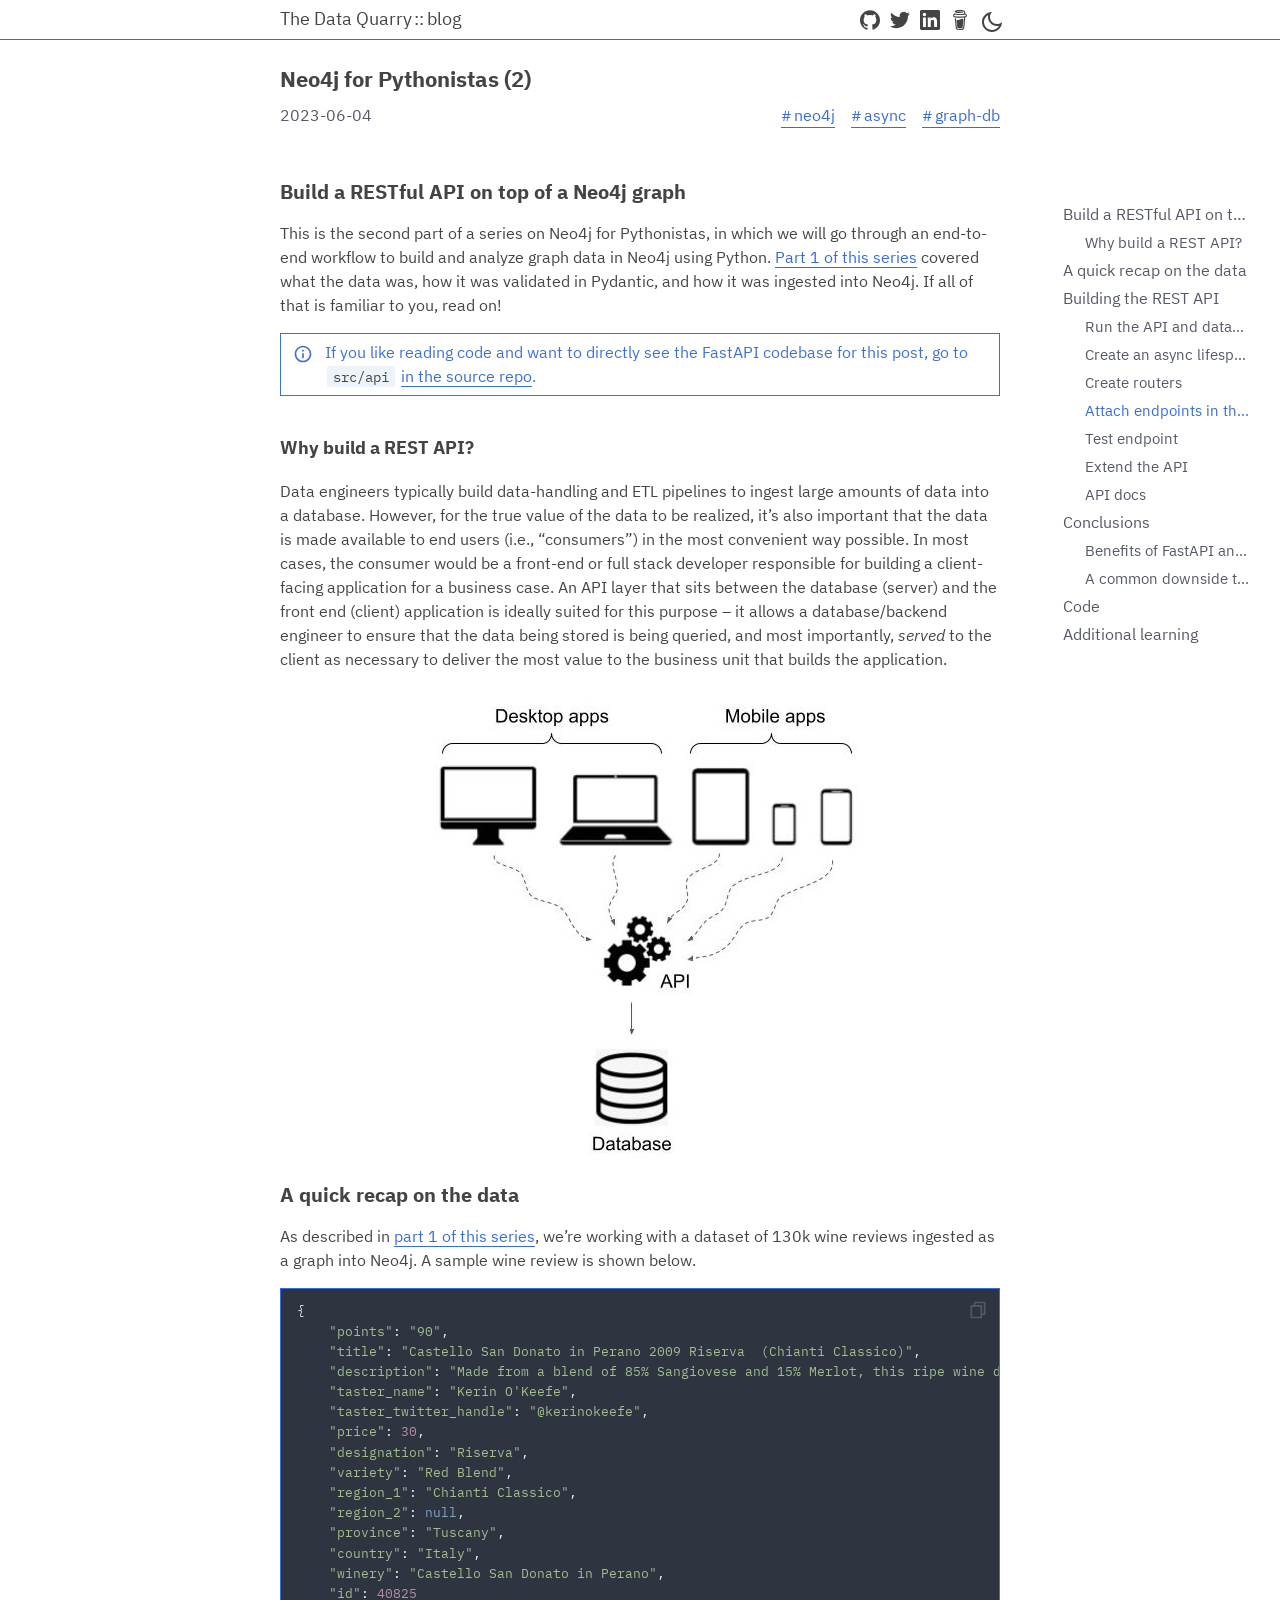
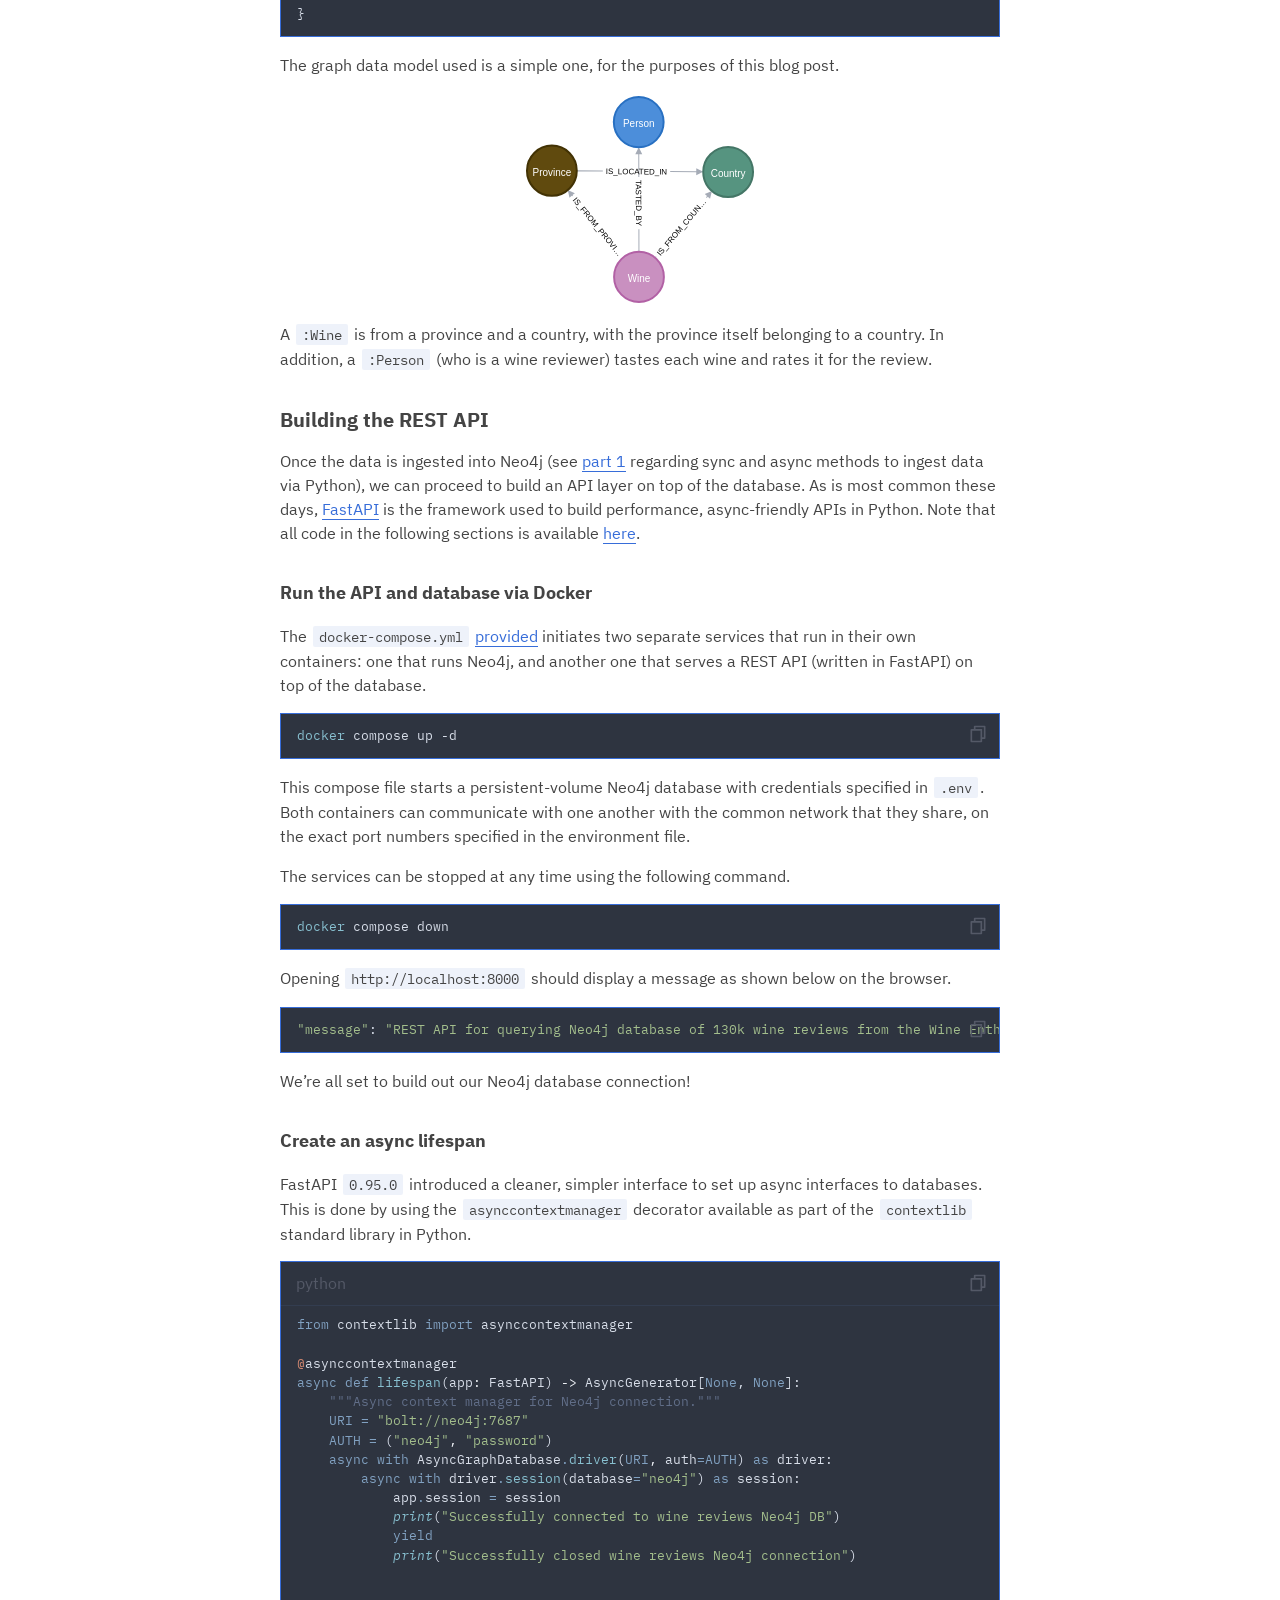
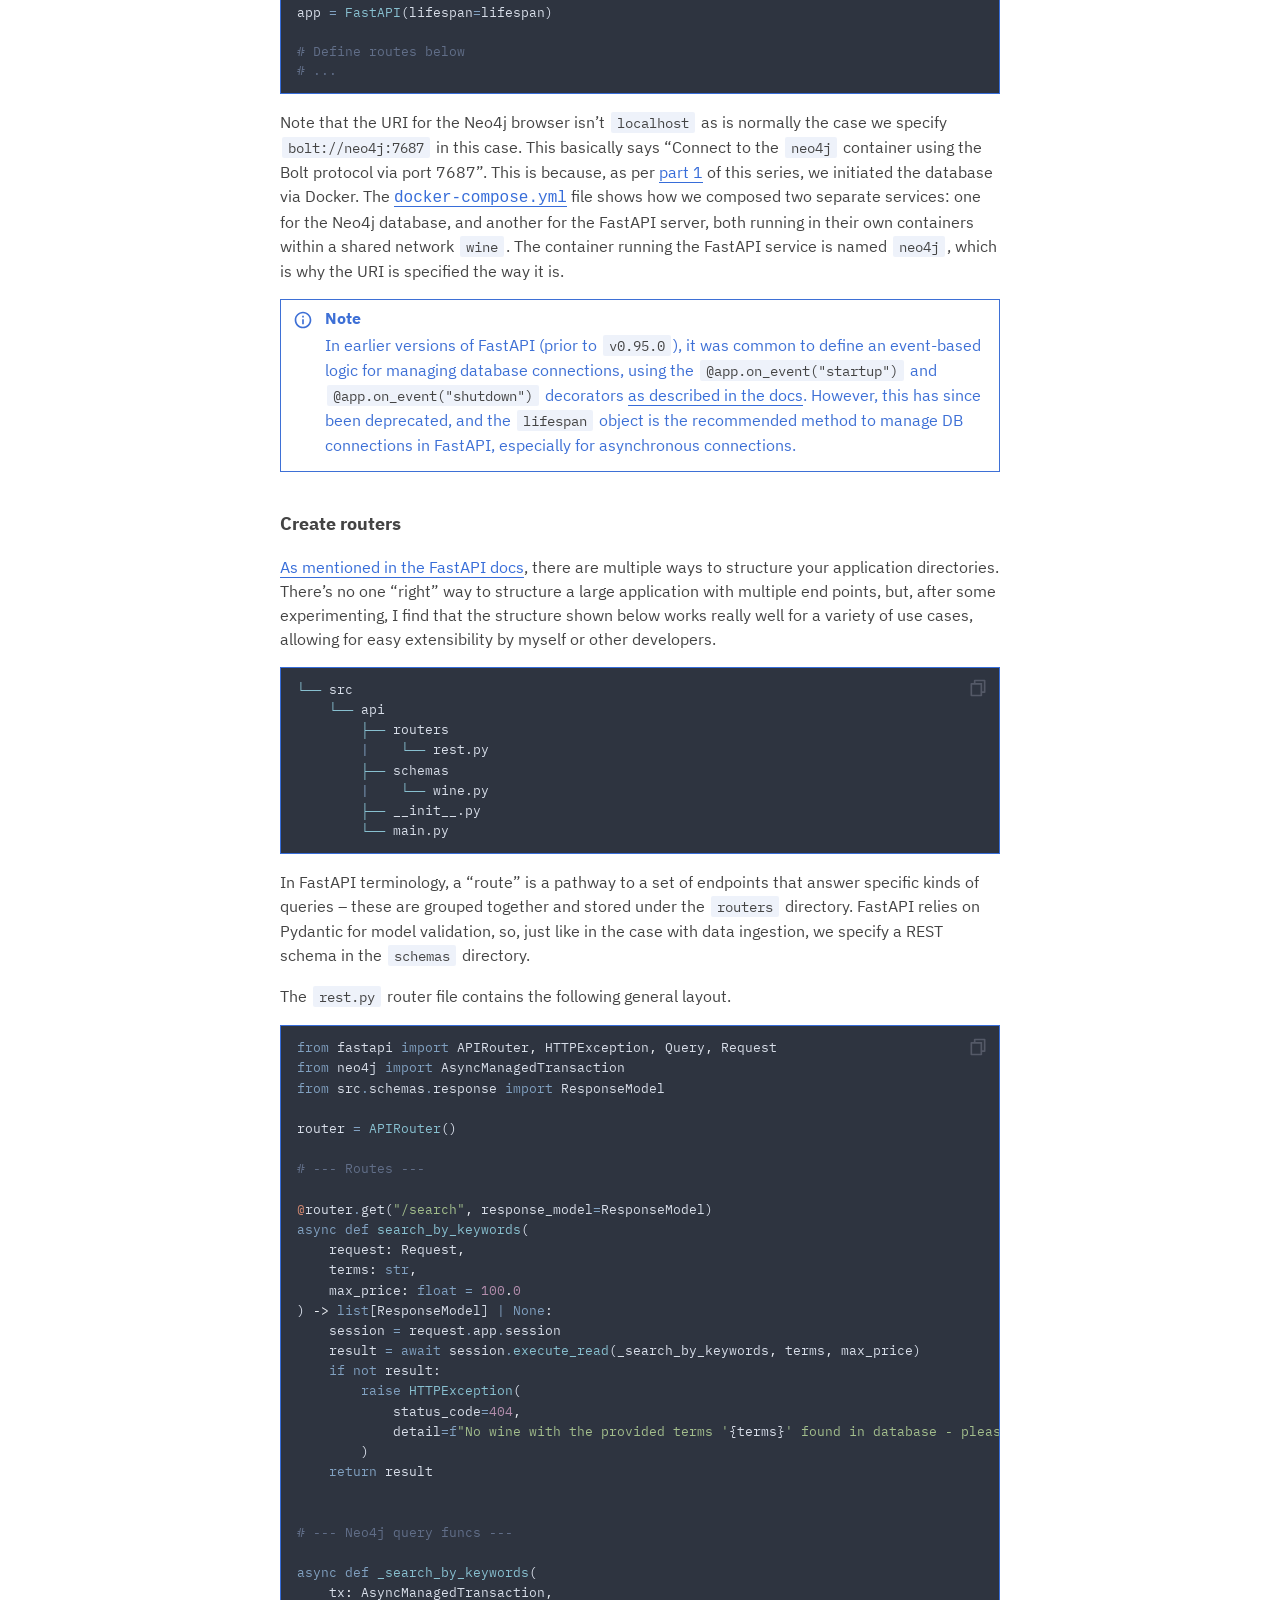
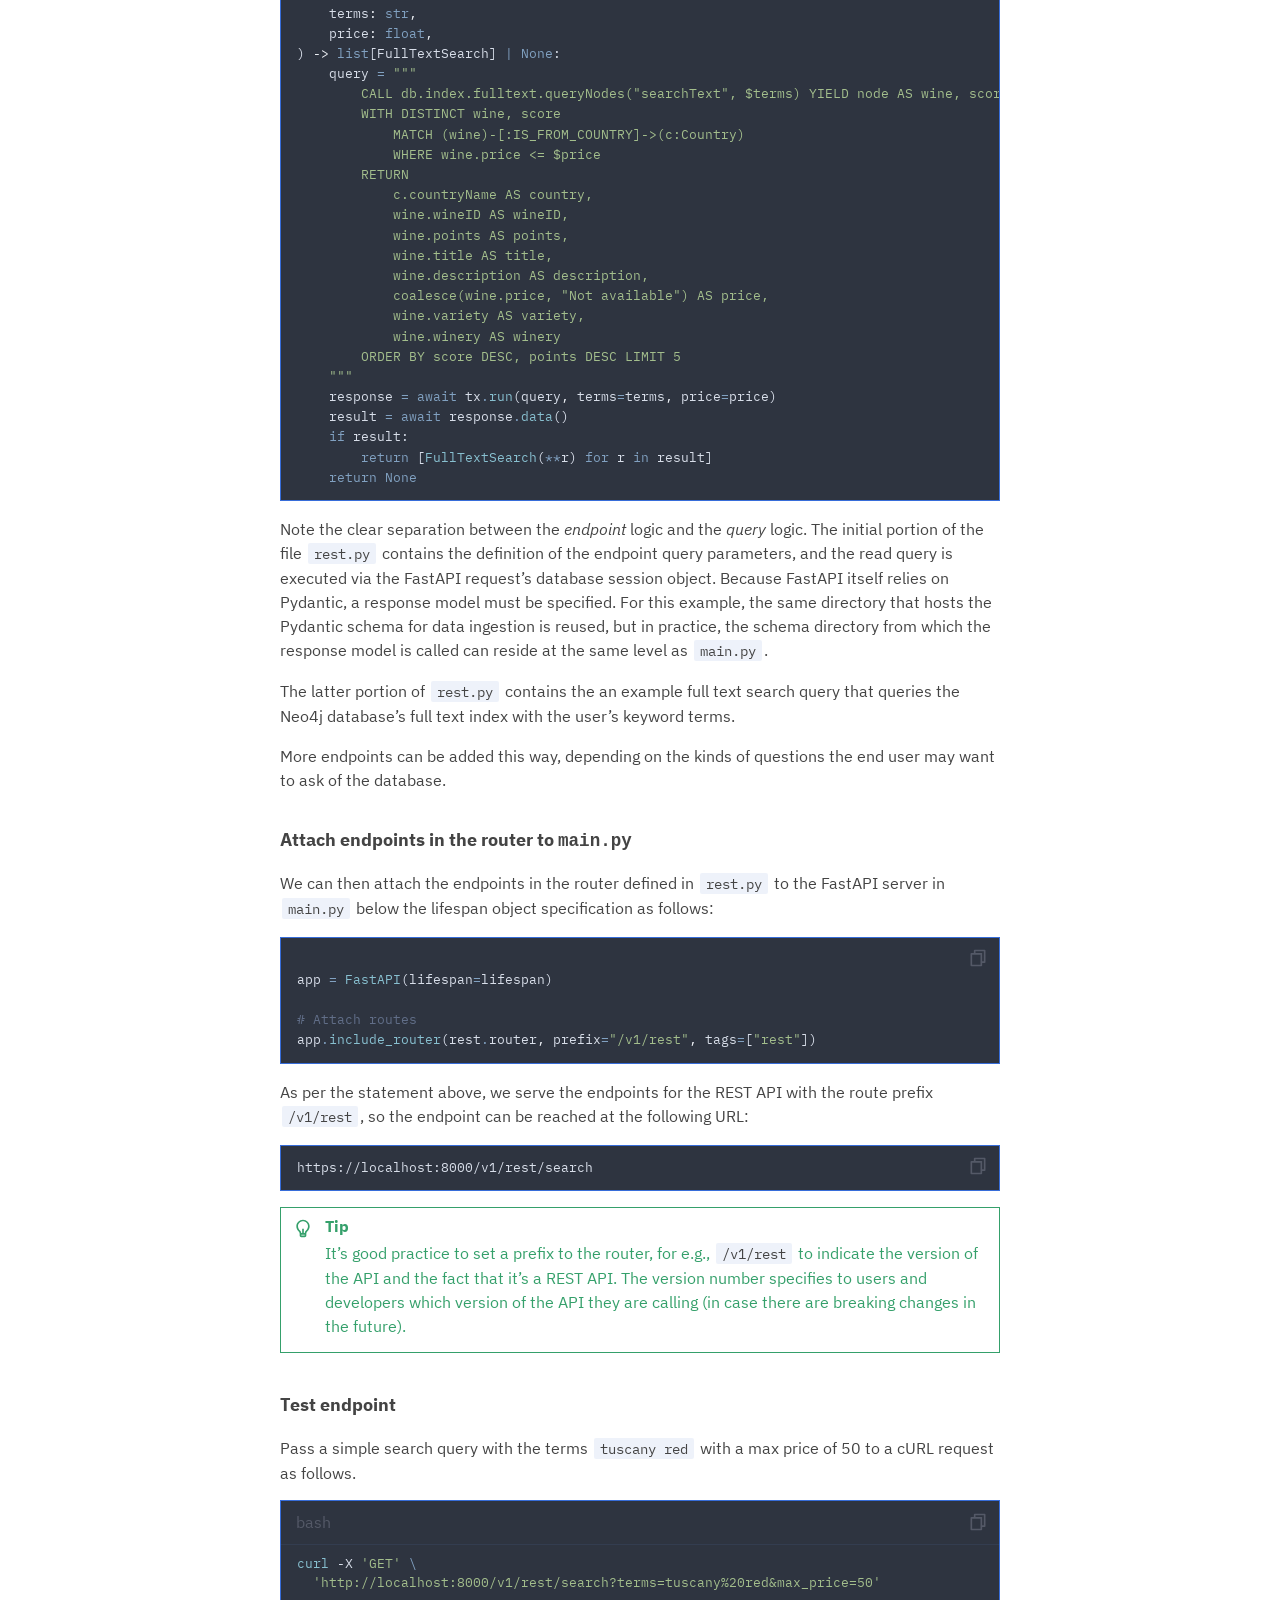
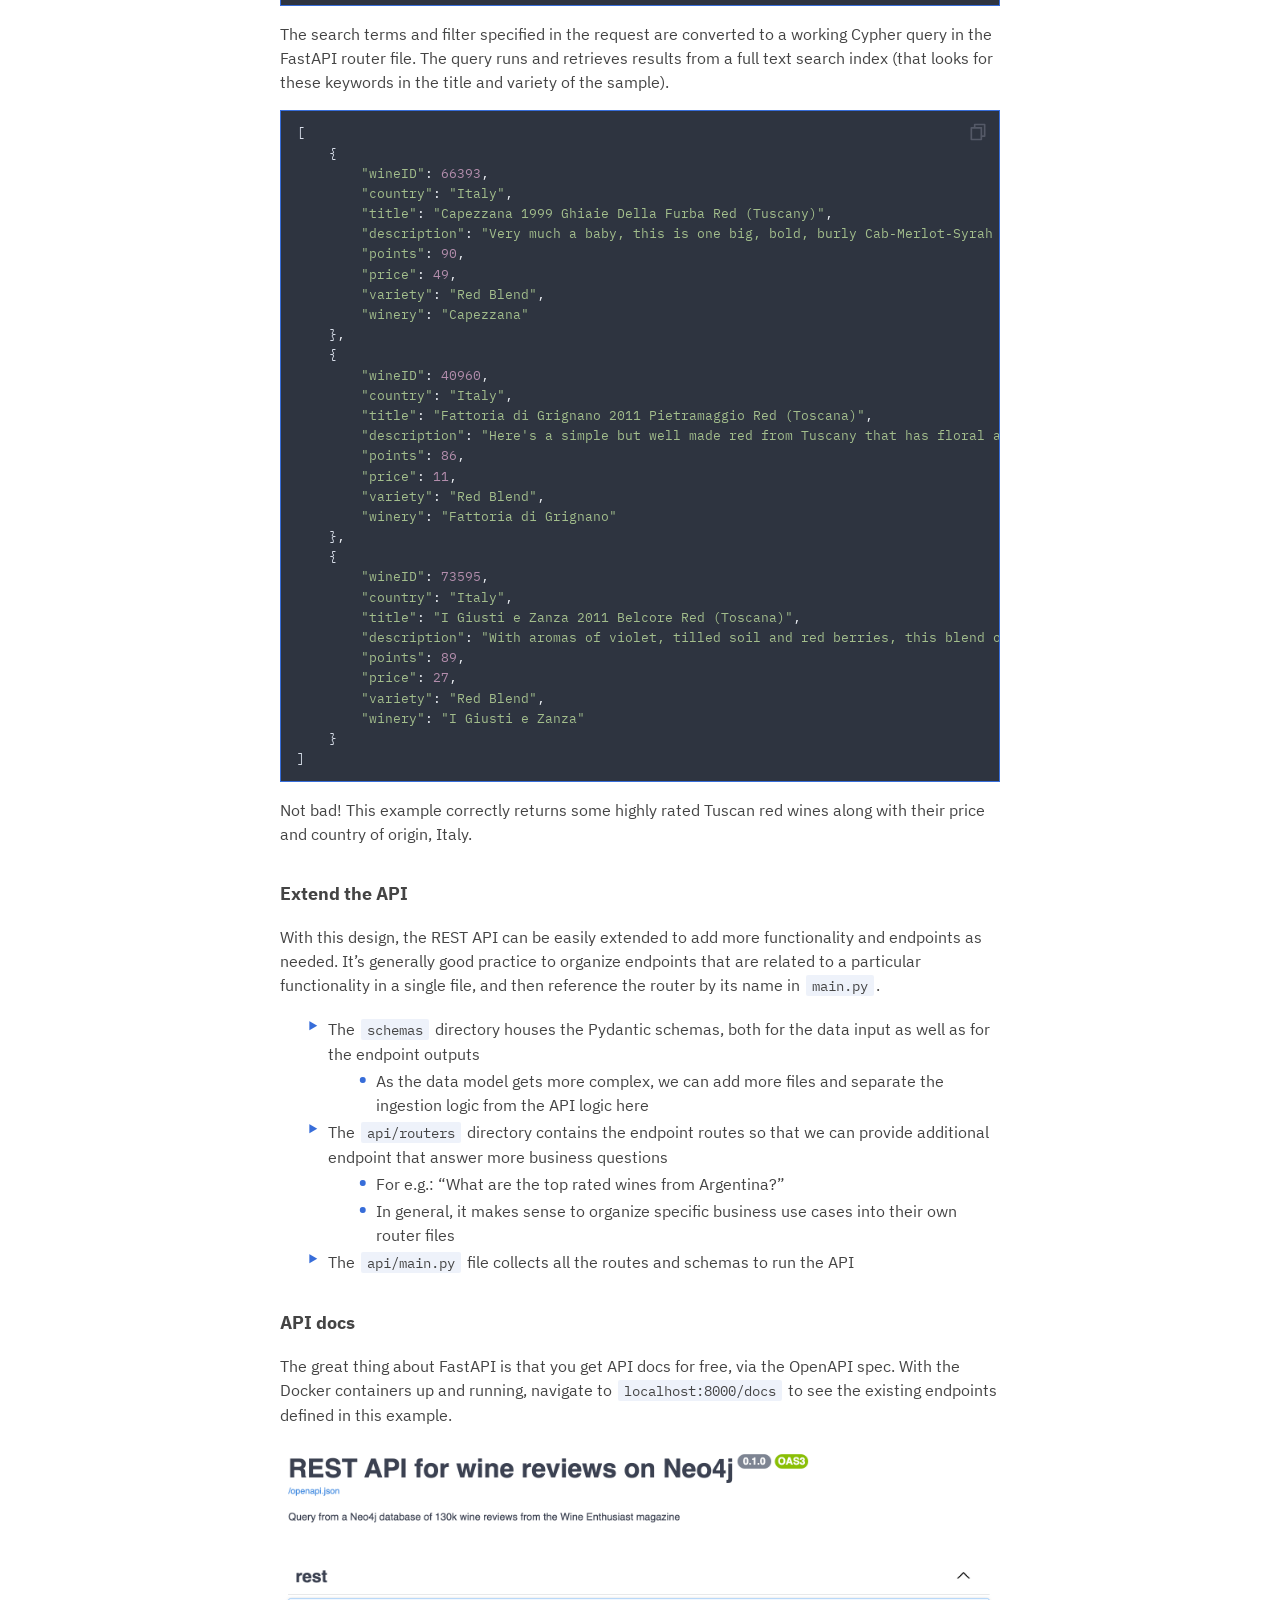
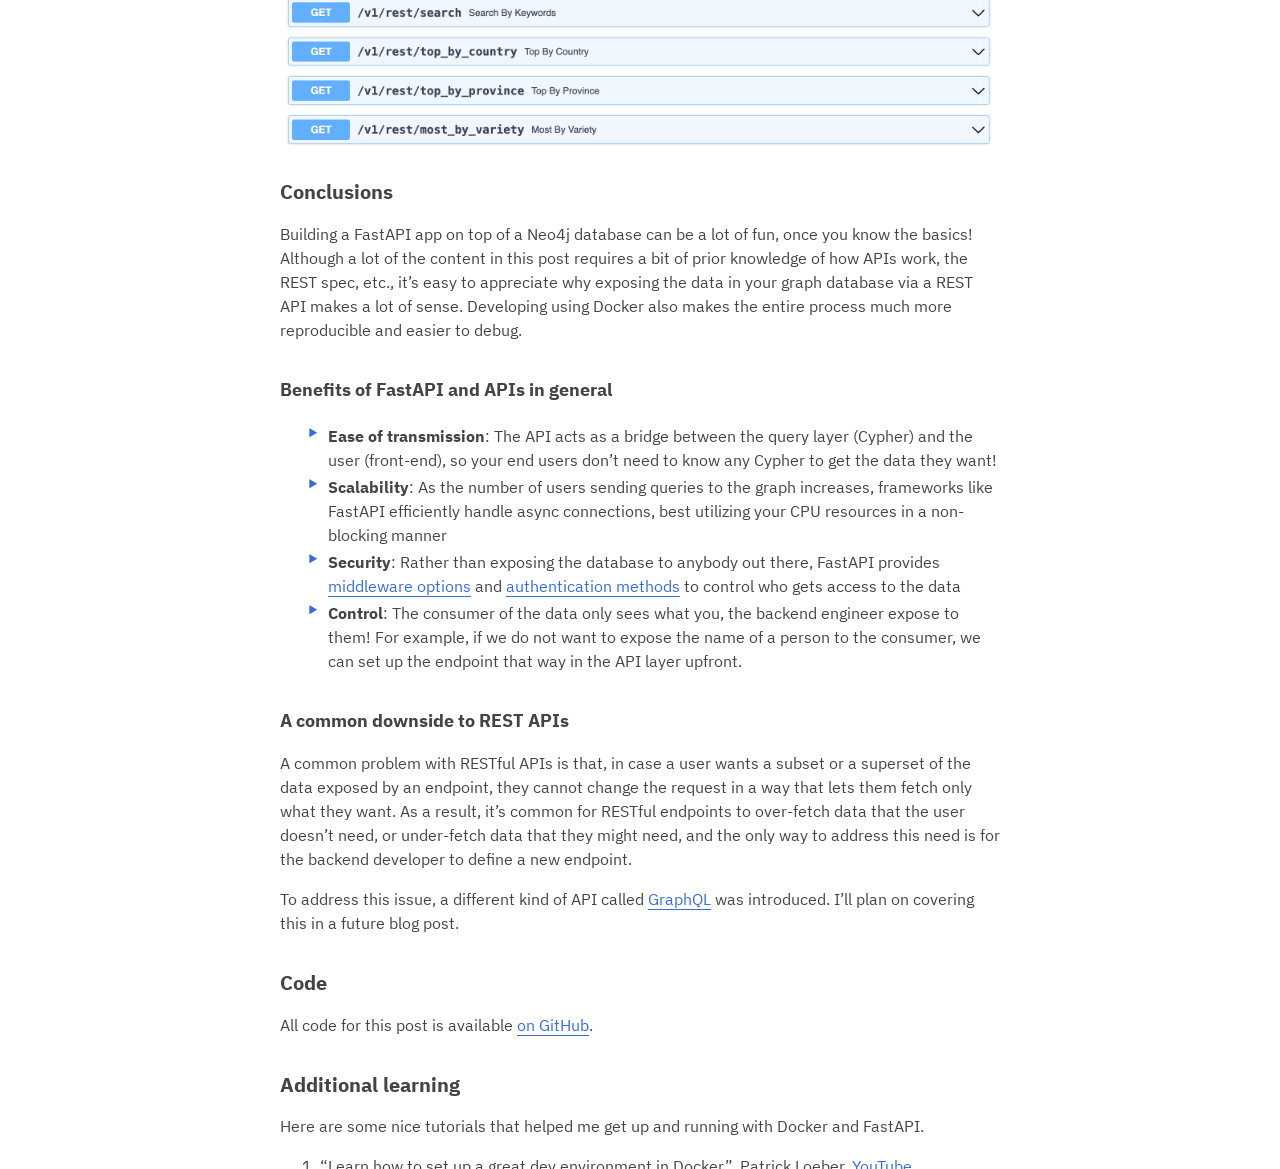
<file: posts/neo4j-python-2/index.html>
<!doctype html><html lang=en><head><meta charset=utf-8><meta content="width=device-width,initial-scale=1.0" name=viewport><meta content="light dark" name=color-scheme><title>Neo4j for Pythonistas (2) | The Data Quarry</title><meta content="Neo4j for Pythonistas (2)" property=og:title><meta content="Prashanth Rao" name=author><meta content=en_US property=og:locale><meta content="Build a REST API on top of a Neo4j graph" name=description><meta content="Build a REST API on top of a Neo4j graph" property=og:description><link href=https://thedataquarry.github.io/posts/neo4j-python-2/ rel=canonical><meta content=https://thedataquarry.github.io/posts/neo4j-python-2/ property=og:url><meta content="The Data Quarry" property=og:site_name><meta content=https://thedataquarry.github.io/img/dataquarry-banner.png property=og:image><meta content=article property=og:type><meta content=2023-06-04T00:00:00+00:00 property=article:published_time><meta " content=summary_large_image name=twitter:card><meta content=https://thedataquarry.github.io/img/dataquarry-banner.png property=twitter:image><meta content="Neo4j for Pythonistas (2)" property=twitter:title><meta content=@tech_optimist name=twitter:site><meta content="Build a REST API on top of a Neo4j graph" name=description><title>Neo4j for Pythonistas (2)</title><link href=/img/favicon-32x32.png rel=icon sizes=32x32 type=image/png><link href=/img/favicon-16x16.png rel=icon sizes=16x16 type=image/png><link href=/img/apple-touch-icon.png rel=apple-touch-icon sizes=180x180><style>body{--primary-color:#376dd9;--primary-pale-color:#698bcf1c;--inline-code-color:#444;--text-color:#444;--text-pale-color:#545967;--bg-color:#fff;--highlight-mark-color:#5f75b045;--callout-note-color:#3e70d6;--callout-important-color:#7a46cd;--callout-warning-color:#d3822b;--callout-alert-color:#d43f3f;--callout-question-color:#3089b5;--callout-tip-color:#35a06b;--main-font:"IBMPlexSans",ui-sans-serif,system-ui,-apple-system,BlinkMacSystemFont,"Segoe UI",Roboto,"Helvetica Neue",Arial,"Noto Sans",sans-serif,"Apple Color Emoji","Segoe UI Emoji","Segoe UI Symbol","Noto Color Emoji";--code-font:"IBMPlexMono",ui-monospace,SFMono-Regular,Menlo,Monaco,Consolas,"Liberation Mono","Courier New",monospace;--homepage-max-width:750px;--main-max-width:750px;--avatar-size:175px;--paragraph-font-size:16px;--paragraph-line-height:1.5em;--aside-font-size:16px;--img-border-radius:4px;--inline-code-border-radius:2px}body.dark{--primary-color:#689afd;--primary-pale-color:#93acdd1c;--inline-code-color:#d2d2d2;--text-color:#ddd;--text-pale-color:#a0a0a0;--bg-color:#202124;--highlight-mark-color:#5f75b045;--callout-note-color:#698bcf;--callout-important-color:#9374c5;--callout-warning-color:#c99054;--callout-alert-color:#d35757;--callout-question-color:#5091b2;--callout-tip-color:#3ea06f}</style><link href=/main.css rel=stylesheet><script async data-website-id=01228822-c189-4b8a-93ba-733d045bf346 src=https://analytics.eu.umami.is/script.js></script><body class=post><script>if(localStorage.getItem('theme')=='dark'){document.body.classList.add('dark');const a=document.querySelector('link#hl');if(a)a.href='/hl-dark.css'}</script><header class=blur><div id=header-wrapper><nav><a href=/>The Data Quarry</a><button aria-label="toggle expand" class=separator id=toggler>::</button><span class="wrap left fold">{</span><a href=/posts>blog</a><span class="wrap-separator fold">,</span><a class=fold href=/talks>talks</a><span class="wrap-separator fold">,</span><a class=fold href=/projects>projects</a><span class="wrap right fold">} ;</span></nav><div id=btns><a rel="noreferrer noopener" aria-label=GitHub href=https://github.com/prrao87 target=_blank> <svg viewbox="0 0 24 24" xmlns=http://www.w3.org/2000/svg><title>GitHub</title><path d="M12 .297c-6.63 0-12 5.373-12 12 0 5.303 3.438 9.8 8.205 11.385.6.113.82-.258.82-.577 0-.285-.01-1.04-.015-2.04-3.338.724-4.042-1.61-4.042-1.61C4.422 18.07 3.633 17.7 3.633 17.7c-1.087-.744.084-.729.084-.729 1.205.084 1.838 1.236 1.838 1.236 1.07 1.835 2.809 1.305 3.495.998.108-.776.417-1.305.76-1.605-2.665-.3-5.466-1.332-5.466-5.93 0-1.31.465-2.38 1.235-3.22-.135-.303-.54-1.523.105-3.176 0 0 1.005-.322 3.3 1.23.96-.267 1.98-.399 3-.405 1.02.006 2.04.138 3 .405 2.28-1.552 3.285-1.23 3.285-1.23.645 1.653.24 2.873.12 3.176.765.84 1.23 1.91 1.23 3.22 0 4.61-2.805 5.625-5.475 5.92.42.36.81 1.096.81 2.22 0 1.606-.015 2.896-.015 3.286 0 .315.21.69.825.57C20.565 22.092 24 17.592 24 12.297c0-6.627-5.373-12-12-12" fill=currentColor></path></svg> </a><a rel="noreferrer noopener" aria-label=Twitter href=https://twitter.com/tech_optimist target=_blank> <svg viewbox="0 0 24 24" xmlns=http://www.w3.org/2000/svg><title>Twitter</title><path d="M23.953 4.57a10 10 0 01-2.825.775 4.958 4.958 0 002.163-2.723c-.951.555-2.005.959-3.127 1.184a4.92 4.92 0 00-8.384 4.482C7.69 8.095 4.067 6.13 1.64 3.162a4.822 4.822 0 00-.666 2.475c0 1.71.87 3.213 2.188 4.096a4.904 4.904 0 01-2.228-.616v.06a4.923 4.923 0 003.946 4.827 4.996 4.996 0 01-2.212.085 4.936 4.936 0 004.604 3.417 9.867 9.867 0 01-6.102 2.105c-.39 0-.779-.023-1.17-.067a13.995 13.995 0 007.557 2.209c9.053 0 13.998-7.496 13.998-13.985 0-.21 0-.42-.015-.63A9.935 9.935 0 0024 4.59z" fill=currentColor></path></svg> </a><a rel="noreferrer noopener" aria-label=LinkedIn href=https://www.linkedin.com/in/prrao87 target=_blank> <svg viewbox="0 0 24 24" xmlns=http://www.w3.org/2000/svg><title>LinkedIn</title><path d="M20.447 20.452h-3.554v-5.569c0-1.328-.027-3.037-1.852-3.037-1.853 0-2.136 1.445-2.136 2.939v5.667H9.351V9h3.414v1.561h.046c.477-.9 1.637-1.85 3.37-1.85 3.601 0 4.267 2.37 4.267 5.455v6.286zM5.337 7.433c-1.144 0-2.063-.926-2.063-2.065 0-1.138.92-2.063 2.063-2.063 1.14 0 2.064.925 2.064 2.063 0 1.139-.925 2.065-2.064 2.065zm1.782 13.019H3.555V9h3.564v11.452zM22.225 0H1.771C.792 0 0 .774 0 1.729v20.542C0 23.227.792 24 1.771 24h20.451C23.2 24 24 23.227 24 22.271V1.729C24 .774 23.2 0 22.222 0h.003z" fill=currentColor></path></svg> </a><a aria-label="Buy me a coffee" rel="noreferrer noopener" href=https://www.buymeacoffee.com/prrao87 target=_blank> <svg viewbox="0 0 24 24" xmlns=http://www.w3.org/2000/svg><title>Buy Me A Coffee</title><path d="M20.216 6.415l-.132-.666c-.119-.598-.388-1.163-1.001-1.379-.197-.069-.42-.098-.57-.241-.152-.143-.196-.366-.231-.572-.065-.378-.125-.756-.192-1.133-.057-.325-.102-.69-.25-.987-.195-.4-.597-.634-.996-.788a5.723 5.723 0 00-.626-.194c-1-.263-2.05-.36-3.077-.416a25.834 25.834 0 00-3.7.062c-.915.083-1.88.184-2.75.5-.318.116-.646.256-.888.501-.297.302-.393.77-.177 1.146.154.267.415.456.692.58.36.162.737.284 1.123.366 1.075.238 2.189.331 3.287.37 1.218.05 2.437.01 3.65-.118.299-.033.598-.073.896-.119.352-.054.578-.513.474-.834-.124-.383-.457-.531-.834-.473-.466.074-.96.108-1.382.146-1.177.08-2.358.082-3.536.006a22.228 22.228 0 01-1.157-.107c-.086-.01-.18-.025-.258-.036-.243-.036-.484-.08-.724-.13-.111-.027-.111-.185 0-.212h.005c.277-.06.557-.108.838-.147h.002c.131-.009.263-.032.394-.048a25.076 25.076 0 013.426-.12c.674.019 1.347.067 2.017.144l.228.031c.267.04.533.088.798.145.392.085.895.113 1.07.542.055.137.08.288.111.431l.319 1.484a.237.237 0 01-.199.284h-.003c-.037.006-.075.01-.112.015a36.704 36.704 0 01-4.743.295 37.059 37.059 0 01-4.699-.304c-.14-.017-.293-.042-.417-.06-.326-.048-.649-.108-.973-.161-.393-.065-.768-.032-1.123.161-.29.16-.527.404-.675.701-.154.316-.199.66-.267 1-.069.34-.176.707-.135 1.056.087.753.613 1.365 1.37 1.502a39.69 39.69 0 0011.343.376.483.483 0 01.535.53l-.071.697-1.018 9.907c-.041.41-.047.832-.125 1.237-.122.637-.553 1.028-1.182 1.171-.577.131-1.165.2-1.756.205-.656.004-1.31-.025-1.966-.022-.699.004-1.556-.06-2.095-.58-.475-.458-.54-1.174-.605-1.793l-.731-7.013-.322-3.094c-.037-.351-.286-.695-.678-.678-.336.015-.718.3-.678.679l.228 2.185.949 9.112c.147 1.344 1.174 2.068 2.446 2.272.742.12 1.503.144 2.257.156.966.016 1.942.053 2.892-.122 1.408-.258 2.465-1.198 2.616-2.657.34-3.332.683-6.663 1.024-9.995l.215-2.087a.484.484 0 01.39-.426c.402-.078.787-.212 1.074-.518.455-.488.546-1.124.385-1.766zm-1.478.772c-.145.137-.363.201-.578.233-2.416.359-4.866.54-7.308.46-1.748-.06-3.477-.254-5.207-.498-.17-.024-.353-.055-.47-.18-.22-.236-.111-.71-.054-.995.052-.26.152-.609.463-.646.484-.057 1.046.148 1.526.22.577.088 1.156.159 1.737.212 2.48.226 5.002.19 7.472-.14.45-.06.899-.13 1.345-.21.399-.072.84-.206 1.08.206.166.281.188.657.162.974a.544.544 0 01-.169.364zm-6.159 3.9c-.862.37-1.84.788-3.109.788a5.884 5.884 0 01-1.569-.217l.877 9.004c.065.78.717 1.38 1.5 1.38 0 0 1.243.065 1.658.065.447 0 1.786-.065 1.786-.065.783 0 1.434-.6 1.499-1.38l.94-9.95a3.996 3.996 0 00-1.322-.238c-.826 0-1.491.284-2.26.613z" fill=currentColor></path></svg> </a><button aria-label="theme switch" data-moon-icon='<svg xmlns="http://www.w3.org/2000/svg" viewBox="0 0 24 24" width="24" height="24"><path d="M10 7C10 10.866 13.134 14 17 14C18.9584 14 20.729 13.1957 21.9995 11.8995C22 11.933 22 11.9665 22 12C22 17.5228 17.5228 22 12 22C6.47715 22 2 17.5228 2 12C2 6.47715 6.47715 2 12 2C12.0335 2 12.067 2 12.1005 2.00049C10.8043 3.27098 10 5.04157 10 7ZM4 12C4 16.4183 7.58172 20 12 20C15.0583 20 17.7158 18.2839 19.062 15.7621C18.3945 15.9187 17.7035 16 17 16C12.0294 16 8 11.9706 8 7C8 6.29648 8.08133 5.60547 8.2379 4.938C5.71611 6.28423 4 8.9417 4 12Z" fill="currentColor"></path></svg>' data-sun-icon='<svg xmlns="http://www.w3.org/2000/svg" viewBox="0 0 24 24" width="24" height="24"><path d="M12 18C8.68629 18 6 15.3137 6 12C6 8.68629 8.68629 6 12 6C15.3137 6 18 8.68629 18 12C18 15.3137 15.3137 18 12 18ZM12 16C14.2091 16 16 14.2091 16 12C16 9.79086 14.2091 8 12 8C9.79086 8 8 9.79086 8 12C8 14.2091 9.79086 16 12 16ZM11 1H13V4H11V1ZM11 20H13V23H11V20ZM3.51472 4.92893L4.92893 3.51472L7.05025 5.63604L5.63604 7.05025L3.51472 4.92893ZM16.9497 18.364L18.364 16.9497L20.4853 19.0711L19.0711 20.4853L16.9497 18.364ZM19.0711 3.51472L20.4853 4.92893L18.364 7.05025L16.9497 5.63604L19.0711 3.51472ZM5.63604 16.9497L7.05025 18.364L4.92893 20.4853L3.51472 19.0711L5.63604 16.9497ZM23 11V13H20V11H23ZM4 11V13H1V11H4Z" fill="currentColor"></path></svg>' id=theme-toggle><svg viewbox="0 0 24 24" height=24 width=24 xmlns=http://www.w3.org/2000/svg><path d="M10 7C10 10.866 13.134 14 17 14C18.9584 14 20.729 13.1957 21.9995 11.8995C22 11.933 22 11.9665 22 12C22 17.5228 17.5228 22 12 22C6.47715 22 2 17.5228 2 12C2 6.47715 6.47715 2 12 2C12.0335 2 12.067 2 12.1005 2.00049C10.8043 3.27098 10 5.04157 10 7ZM4 12C4 16.4183 7.58172 20 12 20C15.0583 20 17.7158 18.2839 19.062 15.7621C18.3945 15.9187 17.7035 16 17 16C12.0294 16 8 11.9706 8 7C8 6.29648 8.08133 5.60547 8.2379 4.938C5.71611 6.28423 4 8.9417 4 12Z" fill=currentColor></path></svg></button><button aria-label="table of content" id=toc-toggle><svg viewbox="0 0 24 24" height=24 width=24 xmlns=http://www.w3.org/2000/svg><path d="M3 4H21V6H3V4ZM3 11H15V13H3V11ZM3 18H21V20H3V18Z" fill=currentColor></path></svg></button></div></div></header><div id=wrapper><div id=blank></div><aside class=blur><nav><ul><li><a class=h2 href=#build-a-restful-api-on-top-of-a-neo4j-graph>Build a RESTful API on top of a Neo4j graph</a> <ul><li><a class=h3 href=#why-build-a-rest-api>Why build a REST API?</a></ul><li><a class=h2 href=#a-quick-recap-on-the-data>A quick recap on the data</a><li><a class=h2 href=#building-the-rest-api>Building the REST API</a> <ul><li><a class=h3 href=#run-the-api-and-database-via-docker>Run the API and database via Docker</a><li><a class=h3 href=#create-an-async-lifespan>Create an async lifespan</a><li><a class=h3 href=#create-routers>Create routers</a><li><a class=h3 href=#attach-endpoints-in-the-router-to-main-py>Attach endpoints in the router to main.py</a><li><a class=h3 href=#test-endpoint>Test endpoint</a><li><a class=h3 href=#extend-the-api>Extend the API</a><li><a class=h3 href=#api-docs>API docs</a></ul><li><a class=h2 href=#conclusions>Conclusions</a> <ul><li><a class=h3 href=#benefits-of-fastapi-and-apis-in-general>Benefits of FastAPI and APIs in general</a><li><a class=h3 href=#a-common-downside-to-rest-apis>A common downside to REST APIs</a></ul><li><a class=h2 href=#code>Code</a><li><a class=h2 href=#additional-learning>Additional learning</a></ul></nav><button aria-label="back to top" id=back-to-top><svg viewbox="0 0 24 24" height=24 width=24 xmlns=http://www.w3.org/2000/svg><path d="M11.9997 10.8284L7.04996 15.7782L5.63574 14.364L11.9997 8L18.3637 14.364L16.9495 15.7782L11.9997 10.8284Z" fill=currentColor></path></svg></button></aside><main><div><div data-check-icon='<svg xmlns="http://www.w3.org/2000/svg" viewBox="0 0 24 24" width="24" height="24"><path d="M10.0007 15.1709L19.1931 5.97852L20.6073 7.39273L10.0007 17.9993L3.63672 11.6354L5.05093 10.2212L10.0007 15.1709Z" fill="currentColor"></path></svg>' data-copy-icon='<svg xmlns="http://www.w3.org/2000/svg" viewBox="0 0 24 24" width="24" height="24"><path d="M6.9998 6V3C6.9998 2.44772 7.44752 2 7.9998 2H19.9998C20.5521 2 20.9998 2.44772 20.9998 3V17C20.9998 17.5523 20.5521 18 19.9998 18H16.9998V20.9991C16.9998 21.5519 16.5499 22 15.993 22H4.00666C3.45059 22 3 21.5554 3 20.9991L3.0026 7.00087C3.0027 6.44811 3.45264 6 4.00942 6H6.9998ZM5.00242 8L5.00019 20H14.9998V8H5.00242ZM8.9998 6H16.9998V16H18.9998V4H8.9998V6Z" fill="currentColor"></path></svg>' id=copy-cfg style=display:none></div><article data-backlink-icon='<svg xmlns="http://www.w3.org/2000/svg" viewBox="0 0 24 24" width="20" height="20"><path d="M9.41421 8L18.0208 16.6066L16.6066 18.0208L8 9.41421V17H6V6H17V8H9.41421Z" fill="currentColor"></path></svg>' class=prose><h1>Neo4j for Pythonistas (2)</h1><div id=post-info><div id=date><span id=publish>2023-06-04</span></div><div id=tags><a href=https://thedataquarry.github.io/tags/neo4j><span>#</span>neo4j</a><a href=https://thedataquarry.github.io/tags/async><span>#</span>async</a><a href=https://thedataquarry.github.io/tags/graph-db><span>#</span>graph-db</a></div></div><h2 id=build-a-restful-api-on-top-of-a-neo4j-graph>Build a RESTful API on top of a Neo4j graph<a aria-label="Anchor link for: build-a-restful-api-on-top-of-a-neo4j-graph" class=zola-anchor href=#build-a-restful-api-on-top-of-a-neo4j-graph>#</a></h2><p>This is the second part of a series on Neo4j for Pythonistas, in which we will go through an end-to-end workflow to build and analyze graph data in Neo4j using Python. <a rel="nofollow noreferrer" href=https://prrao87.github.io/posts/neo4j-python-1/>Part 1 of this series</a> covered what the data was, how it was validated in Pydantic, and how it was ingested into Neo4j. If all of that is familiar to you, read on!<blockquote class="callout note"><div class=icon><svg viewbox="0 0 24 24" height=20 width=20 xmlns=http://www.w3.org/2000/svg><path d="M12 22C6.47715 22 2 17.5228 2 12C2 6.47715 6.47715 2 12 2C17.5228 2 22 6.47715 22 12C22 17.5228 17.5228 22 12 22ZM12 20C16.4183 20 20 16.4183 20 12C20 7.58172 16.4183 4 12 4C7.58172 4 4 7.58172 4 12C4 16.4183 7.58172 20 12 20ZM11 7H13V9H11V7ZM11 11H13V17H11V11Z" fill=currentColor></path></svg></div><div class=content><p>If you like reading code and want to directly see the FastAPI codebase for this post, go to <code>src/api</code> <a rel="nofollow noreferrer" href=https://github.com/prrao87/neo4j-python-fastapi/tree/main>in the source repo</a>.</div></blockquote><h3 id=why-build-a-rest-api>Why build a REST API?<a aria-label="Anchor link for: why-build-a-rest-api" class=zola-anchor href=#why-build-a-rest-api>#</a></h3><p>Data engineers typically build data-handling and ETL pipelines to ingest large amounts of data into a database. However, for the true value of the data to be realized, it’s also important that the data is made available to end users (i.e., “consumers”) in the most convenient way possible. In most cases, the consumer would be a front-end or full stack developer responsible for building a client-facing application for a business case. An API layer that sits between the database (server) and the front end (client) application is ideally suited for this purpose – it allows a database/backend engineer to ensure that the data being stored is being queried, and most importantly, <em>served</em> to the client as necessary to deliver the most value to the business unit that builds the application.<figure><img loading=lazy src=api_design.jpeg></figure><h2 id=a-quick-recap-on-the-data>A quick recap on the data<a aria-label="Anchor link for: a-quick-recap-on-the-data" class=zola-anchor href=#a-quick-recap-on-the-data>#</a></h2><p>As described in <a rel="nofollow noreferrer" href=https://thedataquarry.com/posts/neo4j-python-1/>part 1 of this series</a>, we’re working with a dataset of 130k wine reviews ingested as a graph into Neo4j. A sample wine review is shown below.<pre class=language-json data-lang=json style=background:#2e3440;color:#d8dee9><code class=language-json data-lang=json><span>{
</span><span>    </span><span style=color:#a3be8c>"points"</span><span style=color:#eceff4>: </span><span style=color:#a3be8c>"90"</span><span style=color:#eceff4>,
</span><span>    </span><span style=color:#a3be8c>"title"</span><span style=color:#eceff4>: </span><span style=color:#a3be8c>"Castello San Donato in Perano 2009 Riserva  (Chianti Classico)"</span><span style=color:#eceff4>,
</span><span>    </span><span style=color:#a3be8c>"description"</span><span style=color:#eceff4>: </span><span style=color:#a3be8c>"Made from a blend of 85% Sangiovese and 15% Merlot, this ripe wine delivers soft plum, black currants, clove and cracked pepper sensations accented with coffee and espresso notes. A backbone of firm tannins give structure. Drink now through 2019."</span><span style=color:#eceff4>,
</span><span>    </span><span style=color:#a3be8c>"taster_name"</span><span style=color:#eceff4>: </span><span style=color:#a3be8c>"Kerin O'Keefe"</span><span style=color:#eceff4>,
</span><span>    </span><span style=color:#a3be8c>"taster_twitter_handle"</span><span style=color:#eceff4>: </span><span style=color:#a3be8c>"@kerinokeefe"</span><span style=color:#eceff4>,
</span><span>    </span><span style=color:#a3be8c>"price"</span><span style=color:#eceff4>: </span><span style=color:#b48ead>30</span><span style=color:#eceff4>,
</span><span>    </span><span style=color:#a3be8c>"designation"</span><span style=color:#eceff4>: </span><span style=color:#a3be8c>"Riserva"</span><span style=color:#eceff4>,
</span><span>    </span><span style=color:#a3be8c>"variety"</span><span style=color:#eceff4>: </span><span style=color:#a3be8c>"Red Blend"</span><span style=color:#eceff4>,
</span><span>    </span><span style=color:#a3be8c>"region_1"</span><span style=color:#eceff4>: </span><span style=color:#a3be8c>"Chianti Classico"</span><span style=color:#eceff4>,
</span><span>    </span><span style=color:#a3be8c>"region_2"</span><span style=color:#eceff4>: </span><span style=color:#81a1c1>null</span><span style=color:#eceff4>,
</span><span>    </span><span style=color:#a3be8c>"province"</span><span style=color:#eceff4>: </span><span style=color:#a3be8c>"Tuscany"</span><span style=color:#eceff4>,
</span><span>    </span><span style=color:#a3be8c>"country"</span><span style=color:#eceff4>: </span><span style=color:#a3be8c>"Italy"</span><span style=color:#eceff4>,
</span><span>    </span><span style=color:#a3be8c>"winery"</span><span style=color:#eceff4>: </span><span style=color:#a3be8c>"Castello San Donato in Perano"</span><span style=color:#eceff4>,
</span><span>    </span><span style=color:#a3be8c>"id"</span><span style=color:#eceff4>: </span><span style=color:#b48ead>40825
</span><span>}
</span></code></pre><p>The graph data model used is a simple one, for the purposes of this blog post.<figure><img loading=lazy src=schema.svg></figure><p>A <code>:Wine</code> is from a province and a country, with the province itself belonging to a country. In addition, a <code>:Person</code> (who is a wine reviewer) tastes each wine and rates it for the review.<h2 id=building-the-rest-api>Building the REST API<a aria-label="Anchor link for: building-the-rest-api" class=zola-anchor href=#building-the-rest-api>#</a></h2><p>Once the data is ingested into Neo4j (see <a rel="nofollow noreferrer" href=https://thedataquarry.com/posts/neo4j-python-1/>part 1</a> regarding sync and async methods to ingest data via Python), we can proceed to build an API layer on top of the database. As is most common these days, <a rel="nofollow noreferrer" href=https://fastapi.tiangolo.com>FastAPI</a> is the framework used to build performance, async-friendly APIs in Python. Note that all code in the following sections is available <a rel="nofollow noreferrer" href=https://github.com/prrao87/neo4j-python-fastapi>here</a>.<h3 id=run-the-api-and-database-via-docker>Run the API and database via Docker<a aria-label="Anchor link for: run-the-api-and-database-via-docker" class=zola-anchor href=#run-the-api-and-database-via-docker>#</a></h3><p>The <code>docker-compose.yml</code> <a rel="nofollow noreferrer" href=https://github.com/prrao87/neo4j-python-fastapi>provided</a> initiates two separate services that run in their own containers: one that runs Neo4j, and another one that serves a REST API (written in FastAPI) on top of the database.<pre class=language-sh data-lang=sh style=background:#2e3440;color:#d8dee9><code class=language-sh data-lang=sh><span style=color:#88c0d0>docker</span><span> compose up -d
</span></code></pre><p>This compose file starts a persistent-volume Neo4j database with credentials specified in <code>.env</code>. Both containers can communicate with one another with the common network that they share, on the exact port numbers specified in the environment file.<p>The services can be stopped at any time using the following command.<pre class=language-sh data-lang=sh style=background:#2e3440;color:#d8dee9><code class=language-sh data-lang=sh><span style=color:#88c0d0>docker</span><span> compose down
</span></code></pre><p>Opening <code>http://localhost:8000</code> should display a message as shown below on the browser.<pre class=language-json data-lang=json style=background:#2e3440;color:#d8dee9><code class=language-json data-lang=json><span style=color:#a3be8c>"message"</span><span>: </span><span style=color:#a3be8c>"REST API for querying Neo4j database of 130k wine reviews from the Wine Enthusiast magazine"
</span></code></pre><p>We’re all set to build out our Neo4j database connection!<h3 id=create-an-async-lifespan>Create an async lifespan<a aria-label="Anchor link for: create-an-async-lifespan" class=zola-anchor href=#create-an-async-lifespan>#</a></h3><p>FastAPI <code>0.95.0</code> introduced a cleaner, simpler interface to set up async interfaces to databases. This is done by using the <code>asynccontextmanager</code> decorator available as part of the <code>contextlib</code> standard library in Python.<div class=codeblock-with-filename><div class=filename>python</div><pre class=language-python data-lang=python style=background:#2e3440;color:#d8dee9><code class=language-python data-lang=python><span style=color:#81a1c1>from </span><span>contextlib </span><span style=color:#81a1c1>import </span><span>asynccontextmanager
</span><span>
</span><span style=color:#d08770>@</span><span>asynccontextmanager
</span><span style=color:#81a1c1>async def </span><span style=color:#88c0d0>lifespan</span><span>(app</span><span style=color:#eceff4>: </span><span>FastAPI) </span><span style=color:#eceff4>-> </span><span>AsyncGenerator[</span><span style=color:#81a1c1>None</span><span>, </span><span style=color:#81a1c1>None</span><span>]:
</span><span>    </span><span style=color:#616e88>"""Async context manager for Neo4j connection."""
</span><span>    </span><span style=color:#81a1c1>URI = </span><span style=color:#a3be8c>"bolt://neo4j:7687"
</span><span>    </span><span style=color:#81a1c1>AUTH = </span><span>(</span><span style=color:#a3be8c>"neo4j"</span><span style=color:#eceff4>, </span><span style=color:#a3be8c>"password"</span><span>)
</span><span>    </span><span style=color:#81a1c1>async with </span><span>AsyncGraphDatabase</span><span style=color:#81a1c1>.</span><span style=color:#88c0d0>driver</span><span>(</span><span style=color:#81a1c1>URI</span><span style=color:#eceff4>, </span><span>auth</span><span style=color:#81a1c1>=AUTH</span><span>) </span><span style=color:#81a1c1>as </span><span>driver:
</span><span>        </span><span style=color:#81a1c1>async with </span><span>driver</span><span style=color:#81a1c1>.</span><span style=color:#88c0d0>session</span><span>(database</span><span style=color:#81a1c1>=</span><span style=color:#a3be8c>"neo4j"</span><span>) </span><span style=color:#81a1c1>as </span><span>session:
</span><span>            app</span><span style=color:#81a1c1>.</span><span>session </span><span style=color:#81a1c1>= </span><span>session
</span><span>            </span><span style=font-style:italic;color:#88c0d0>print</span><span>(</span><span style=color:#a3be8c>"Successfully connected to wine reviews Neo4j DB"</span><span>)
</span><span>            </span><span style=color:#81a1c1>yield
</span><span>            </span><span style=font-style:italic;color:#88c0d0>print</span><span>(</span><span style=color:#a3be8c>"Successfully closed wine reviews Neo4j connection"</span><span>)
</span><span>
</span><span>
</span><span>app </span><span style=color:#81a1c1>= </span><span style=color:#88c0d0>FastAPI</span><span>(lifespan</span><span style=color:#81a1c1>=</span><span>lifespan)
</span><span>
</span><span style=color:#616e88># Define routes below
</span><span style=color:#616e88># ...
</span></code></pre></div><p>Note that the URI for the Neo4j browser isn’t <code>localhost</code> as is normally the case we specify <code>bolt://neo4j:7687</code> in this case. This basically says “Connect to the <code>neo4j</code> container using the Bolt protocol via port 7687”. This is because, as per <a rel="nofollow noreferrer" href=https://thedataquarry.com/posts/neo4j-python-1/>part 1</a> of this series, we initiated the database via Docker. The <a rel="nofollow noreferrer" href=https://github.com/prrao87/neo4j-python-fastapi/blob/main/docker-compose.yml><code>docker-compose.yml</code></a> file shows how we composed two separate services: one for the Neo4j database, and another for the FastAPI server, both running in their own containers within a shared network <code>wine</code>. The container running the FastAPI service is named <code>neo4j</code>, which is why the URI is specified the way it is.<blockquote class="callout note"><div class=icon><svg viewbox="0 0 24 24" height=20 width=20 xmlns=http://www.w3.org/2000/svg><path d="M12 22C6.47715 22 2 17.5228 2 12C2 6.47715 6.47715 2 12 2C17.5228 2 22 6.47715 22 12C22 17.5228 17.5228 22 12 22ZM12 20C16.4183 20 20 16.4183 20 12C20 7.58172 16.4183 4 12 4C7.58172 4 4 7.58172 4 12C4 16.4183 7.58172 20 12 20ZM11 7H13V9H11V7ZM11 11H13V17H11V11Z" fill=currentColor></path></svg></div><div class=content><p><strong>Note</strong><p>In earlier versions of FastAPI (prior to <code>v0.95.0</code>), it was common to define an event-based logic for managing database connections, using the <code>@app.on_event("startup")</code> and <code>@app.on_event("shutdown")</code> decorators <a rel="nofollow noreferrer" href=https://fastapi.tiangolo.com/advanced/events/#startup-event>as described in the docs</a>. However, this has since been deprecated, and the <code>lifespan</code> object is the recommended method to manage DB connections in FastAPI, especially for asynchronous connections.</div></blockquote><h3 id=create-routers>Create routers<a aria-label="Anchor link for: create-routers" class=zola-anchor href=#create-routers>#</a></h3><p><a rel="nofollow noreferrer" href=https://fastapi.tiangolo.com/tutorial/bigger-applications/>As mentioned in the FastAPI docs</a>, there are multiple ways to structure your application directories. There’s no one “right” way to structure a large application with multiple end points, but, after some experimenting, I find that the structure shown below works really well for a variety of use cases, allowing for easy extensibility by myself or other developers.<pre class=language-sh data-lang=sh style=background:#2e3440;color:#d8dee9><code class=language-sh data-lang=sh><span style=color:#88c0d0>└──</span><span> src
</span><span>    </span><span style=color:#88c0d0>└──</span><span> api
</span><span>        </span><span style=color:#88c0d0>├──</span><span> routers
</span><span>        </span><span style=color:#81a1c1>|    </span><span style=color:#88c0d0>└──</span><span> rest.py
</span><span>        </span><span style=color:#88c0d0>├──</span><span> schemas
</span><span>        </span><span style=color:#81a1c1>|    </span><span style=color:#88c0d0>└──</span><span> wine.py
</span><span>        </span><span style=color:#88c0d0>├──</span><span> __init__.py
</span><span>        </span><span style=color:#88c0d0>└──</span><span> main.py
</span></code></pre><p>In FastAPI terminology, a “route” is a pathway to a set of endpoints that answer specific kinds of queries – these are grouped together and stored under the <code>routers</code> directory. FastAPI relies on Pydantic for model validation, so, just like in the case with data ingestion, we specify a REST schema in the <code>schemas</code> directory.<p>The <code>rest.py</code> router file contains the following general layout.<pre class=language-python data-lang=python style=background:#2e3440;color:#d8dee9><code class=language-python data-lang=python><span style=color:#81a1c1>from </span><span>fastapi </span><span style=color:#81a1c1>import </span><span>APIRouter</span><span style=color:#eceff4>, </span><span>HTTPException</span><span style=color:#eceff4>, </span><span>Query</span><span style=color:#eceff4>, </span><span>Request
</span><span style=color:#81a1c1>from </span><span>neo4j </span><span style=color:#81a1c1>import </span><span>AsyncManagedTransaction
</span><span style=color:#81a1c1>from </span><span>src</span><span style=color:#81a1c1>.</span><span>schemas</span><span style=color:#81a1c1>.</span><span>response </span><span style=color:#81a1c1>import </span><span>ResponseModel
</span><span>
</span><span>router </span><span style=color:#81a1c1>= </span><span style=color:#88c0d0>APIRouter</span><span>()
</span><span>
</span><span style=color:#616e88># --- Routes ---
</span><span>
</span><span style=color:#d08770>@</span><span>router</span><span style=color:#81a1c1>.</span><span>get(</span><span style=color:#a3be8c>"/search"</span><span style=color:#eceff4>, </span><span>response_model</span><span style=color:#81a1c1>=</span><span>ResponseModel)
</span><span style=color:#81a1c1>async def </span><span style=color:#88c0d0>search_by_keywords</span><span>(
</span><span>    request</span><span style=color:#eceff4>: </span><span>Request</span><span style=color:#eceff4>,
</span><span>    terms</span><span style=color:#eceff4>: </span><span style=color:#81a1c1>str</span><span style=color:#eceff4>,
</span><span>    max_price</span><span style=color:#eceff4>: </span><span style=color:#81a1c1>float = </span><span style=color:#b48ead>100</span><span style=color:#eceff4>.</span><span style=color:#b48ead>0
</span><span>) </span><span style=color:#eceff4>-> </span><span style=color:#81a1c1>list</span><span>[ResponseModel] </span><span style=color:#81a1c1>| None</span><span>:
</span><span>    session </span><span style=color:#81a1c1>= </span><span>request</span><span style=color:#81a1c1>.</span><span>app</span><span style=color:#81a1c1>.</span><span>session
</span><span>    result </span><span style=color:#81a1c1>= await </span><span>session</span><span style=color:#81a1c1>.</span><span style=color:#88c0d0>execute_read</span><span>(_search_by_keywords</span><span style=color:#eceff4>, </span><span>terms</span><span style=color:#eceff4>, </span><span>max_price)
</span><span>    </span><span style=color:#81a1c1>if not </span><span>result:
</span><span>        </span><span style=color:#81a1c1>raise </span><span style=color:#88c0d0>HTTPException</span><span>(
</span><span>            status_code</span><span style=color:#81a1c1>=</span><span style=color:#b48ead>404</span><span style=color:#eceff4>,
</span><span>            detail</span><span style=color:#81a1c1>=f</span><span style=color:#a3be8c>"No wine with the provided terms '</span><span>{terms}</span><span style=color:#a3be8c>' found in database - please try again"</span><span style=color:#eceff4>,
</span><span>        )
</span><span>    </span><span style=color:#81a1c1>return </span><span>result
</span><span>
</span><span>
</span><span style=color:#616e88># --- Neo4j query funcs ---
</span><span>
</span><span style=color:#81a1c1>async def </span><span style=color:#88c0d0>_search_by_keywords</span><span>(
</span><span>    tx</span><span style=color:#eceff4>: </span><span>AsyncManagedTransaction</span><span style=color:#eceff4>,
</span><span>    terms</span><span style=color:#eceff4>: </span><span style=color:#81a1c1>str</span><span style=color:#eceff4>,
</span><span>    price</span><span style=color:#eceff4>: </span><span style=color:#81a1c1>float</span><span style=color:#eceff4>,
</span><span>) </span><span style=color:#eceff4>-> </span><span style=color:#81a1c1>list</span><span>[FullTextSearch] </span><span style=color:#81a1c1>| None</span><span>:
</span><span>    query </span><span style=color:#81a1c1>= </span><span style=color:#a3be8c>"""
</span><span style=color:#a3be8c>        CALL db.index.fulltext.queryNodes("searchText", $terms) YIELD node AS wine, score
</span><span style=color:#a3be8c>        WITH DISTINCT wine, score
</span><span style=color:#a3be8c>            MATCH (wine)-[:IS_FROM_COUNTRY]->(c:Country)
</span><span style=color:#a3be8c>            WHERE wine.price <= $price
</span><span style=color:#a3be8c>        RETURN
</span><span style=color:#a3be8c>            c.countryName AS country,
</span><span style=color:#a3be8c>            wine.wineID AS wineID,
</span><span style=color:#a3be8c>            wine.points AS points,
</span><span style=color:#a3be8c>            wine.title AS title,
</span><span style=color:#a3be8c>            wine.description AS description,
</span><span style=color:#a3be8c>            coalesce(wine.price, "Not available") AS price,
</span><span style=color:#a3be8c>            wine.variety AS variety,
</span><span style=color:#a3be8c>            wine.winery AS winery
</span><span style=color:#a3be8c>        ORDER BY score DESC, points DESC LIMIT 5
</span><span style=color:#a3be8c>    """
</span><span>    response </span><span style=color:#81a1c1>= await </span><span>tx</span><span style=color:#81a1c1>.</span><span style=color:#88c0d0>run</span><span>(query</span><span style=color:#eceff4>, </span><span>terms</span><span style=color:#81a1c1>=</span><span>terms</span><span style=color:#eceff4>, </span><span>price</span><span style=color:#81a1c1>=</span><span>price)
</span><span>    result </span><span style=color:#81a1c1>= await </span><span>response</span><span style=color:#81a1c1>.</span><span style=color:#88c0d0>data</span><span>()
</span><span>    </span><span style=color:#81a1c1>if </span><span>result:
</span><span>        </span><span style=color:#81a1c1>return </span><span>[</span><span style=color:#88c0d0>FullTextSearch</span><span>(</span><span style=color:#81a1c1>**</span><span>r) </span><span style=color:#81a1c1>for </span><span>r </span><span style=color:#81a1c1>in </span><span>result]
</span><span>    </span><span style=color:#81a1c1>return None
</span></code></pre><p>Note the clear separation between the <em>endpoint</em> logic and the <em>query</em> logic. The initial portion of the file <code>rest.py</code> contains the definition of the endpoint query parameters, and the read query is executed via the FastAPI request’s database session object. Because FastAPI itself relies on Pydantic, a response model must be specified. For this example, the same directory that hosts the Pydantic schema for data ingestion is reused, but in practice, the schema directory from which the response model is called can reside at the same level as <code>main.py</code>.<p>The latter portion of <code>rest.py</code> contains the an example full text search query that queries the Neo4j database’s full text index with the user’s keyword terms.<p>More endpoints can be added this way, depending on the kinds of questions the end user may want to ask of the database.<h3 id=attach-endpoints-in-the-router-to-main-py>Attach endpoints in the router to <code>main.py</code><a aria-label="Anchor link for: attach-endpoints-in-the-router-to-main-py" class=zola-anchor href=#attach-endpoints-in-the-router-to-main-py>#</a></h3><p>We can then attach the endpoints in the router defined in <code>rest.py</code> to the FastAPI server in <code>main.py</code> below the lifespan object specification as follows:<pre class=language-py data-lang=py style=background:#2e3440;color:#d8dee9><code class=language-py data-lang=py><span>
</span><span>app </span><span style=color:#81a1c1>= </span><span style=color:#88c0d0>FastAPI</span><span>(lifespan</span><span style=color:#81a1c1>=</span><span>lifespan)
</span><span>
</span><span style=color:#616e88># Attach routes
</span><span>app</span><span style=color:#81a1c1>.</span><span style=color:#88c0d0>include_router</span><span>(rest</span><span style=color:#81a1c1>.</span><span>router</span><span style=color:#eceff4>, </span><span>prefix</span><span style=color:#81a1c1>=</span><span style=color:#a3be8c>"/v1/rest"</span><span style=color:#eceff4>, </span><span>tags</span><span style=color:#81a1c1>=</span><span>[</span><span style=color:#a3be8c>"rest"</span><span>])
</span></code></pre><p>As per the statement above, we serve the endpoints for the REST API with the route prefix <code>/v1/rest</code>, so the endpoint can be reached at the following URL:<pre style=background:#2e3440;color:#d8dee9><code><span>https://localhost:8000/v1/rest/search
</span></code></pre><blockquote class="callout tip"><div class=icon><svg viewbox="0 0 24 24" height=20 width=20 xmlns=http://www.w3.org/2000/svg><path d="M9.97308 18H11V13H13V18H14.0269C14.1589 16.7984 14.7721 15.8065 15.7676 14.7226C15.8797 14.6006 16.5988 13.8564 16.6841 13.7501C17.5318 12.6931 18 11.385 18 10C18 6.68629 15.3137 4 12 4C8.68629 4 6 6.68629 6 10C6 11.3843 6.46774 12.6917 7.31462 13.7484C7.40004 13.855 8.12081 14.6012 8.23154 14.7218C9.22766 15.8064 9.84103 16.7984 9.97308 18ZM10 20V21H14V20H10ZM5.75395 14.9992C4.65645 13.6297 4 11.8915 4 10C4 5.58172 7.58172 2 12 2C16.4183 2 20 5.58172 20 10C20 11.8925 19.3428 13.6315 18.2443 15.0014C17.624 15.7748 16 17 16 18.5V21C16 22.1046 15.1046 23 14 23H10C8.89543 23 8 22.1046 8 21V18.5C8 17 6.37458 15.7736 5.75395 14.9992Z" fill=currentColor></path></svg></div><div class=content><p><strong>Tip</strong><p>It’s good practice to set a prefix to the router, for e.g., <code>/v1/rest</code> to indicate the version of the API and the fact that it’s a REST API. The version number specifies to users and developers which version of the API they are calling (in case there are breaking changes in the future).</div></blockquote><h3 id=test-endpoint>Test endpoint<a aria-label="Anchor link for: test-endpoint" class=zola-anchor href=#test-endpoint>#</a></h3><p>Pass a simple search query with the terms <code>tuscany red</code> with a max price of 50 to a cURL request as follows.<div class=codeblock-with-filename><div class=filename>bash</div><pre class=language-sh data-lang=sh style=background:#2e3440;color:#d8dee9><code class=language-sh data-lang=sh><span style=color:#88c0d0>curl</span><span> -X </span><span style=color:#a3be8c>'GET' </span><span style=color:#81a1c1>\
</span><span>  </span><span style=color:#a3be8c>'http://localhost:8000/v1/rest/search?terms=tuscany%20red&max_price=50'
</span></code></pre></div><p>The search terms and filter specified in the request are converted to a working Cypher query in the FastAPI router file. The query runs and retrieves results from a full text search index (that looks for these keywords in the title and variety of the sample).<pre class=language-json data-lang=json style=background:#2e3440;color:#d8dee9><code class=language-json data-lang=json><span>[
</span><span>    {
</span><span>        </span><span style=color:#a3be8c>"wineID"</span><span style=color:#eceff4>: </span><span style=color:#b48ead>66393</span><span style=color:#eceff4>,
</span><span>        </span><span style=color:#a3be8c>"country"</span><span style=color:#eceff4>: </span><span style=color:#a3be8c>"Italy"</span><span style=color:#eceff4>,
</span><span>        </span><span style=color:#a3be8c>"title"</span><span style=color:#eceff4>: </span><span style=color:#a3be8c>"Capezzana 1999 Ghiaie Della Furba Red (Tuscany)"</span><span style=color:#eceff4>,
</span><span>        </span><span style=color:#a3be8c>"description"</span><span style=color:#eceff4>: </span><span style=color:#a3be8c>"Very much a baby, this is one big, bold, burly Cab-Merlot-Syrah blend that's filled to the brim with extracted plum fruit, bitter chocolate and earth. It takes a long time in the glass for it to lose its youthful, funky aromatics, and on the palate things are still a bit scattered. But in due time things will settle and integrate"</span><span style=color:#eceff4>,
</span><span>        </span><span style=color:#a3be8c>"points"</span><span style=color:#eceff4>: </span><span style=color:#b48ead>90</span><span style=color:#eceff4>,
</span><span>        </span><span style=color:#a3be8c>"price"</span><span style=color:#eceff4>: </span><span style=color:#b48ead>49</span><span style=color:#eceff4>,
</span><span>        </span><span style=color:#a3be8c>"variety"</span><span style=color:#eceff4>: </span><span style=color:#a3be8c>"Red Blend"</span><span style=color:#eceff4>,
</span><span>        </span><span style=color:#a3be8c>"winery"</span><span style=color:#eceff4>: </span><span style=color:#a3be8c>"Capezzana"
</span><span>    }</span><span style=color:#eceff4>,
</span><span>    {
</span><span>        </span><span style=color:#a3be8c>"wineID"</span><span style=color:#eceff4>: </span><span style=color:#b48ead>40960</span><span style=color:#eceff4>,
</span><span>        </span><span style=color:#a3be8c>"country"</span><span style=color:#eceff4>: </span><span style=color:#a3be8c>"Italy"</span><span style=color:#eceff4>,
</span><span>        </span><span style=color:#a3be8c>"title"</span><span style=color:#eceff4>: </span><span style=color:#a3be8c>"Fattoria di Grignano 2011 Pietramaggio Red (Toscana)"</span><span style=color:#eceff4>,
</span><span>        </span><span style=color:#a3be8c>"description"</span><span style=color:#eceff4>: </span><span style=color:#a3be8c>"Here's a simple but well made red from Tuscany that has floral aromas of violet and rose with berry notes. The palate offers bright cherry, red currant and a touch of spice. Pair this with pasta dishes or grilled vegetables."</span><span style=color:#eceff4>,
</span><span>        </span><span style=color:#a3be8c>"points"</span><span style=color:#eceff4>: </span><span style=color:#b48ead>86</span><span style=color:#eceff4>,
</span><span>        </span><span style=color:#a3be8c>"price"</span><span style=color:#eceff4>: </span><span style=color:#b48ead>11</span><span style=color:#eceff4>,
</span><span>        </span><span style=color:#a3be8c>"variety"</span><span style=color:#eceff4>: </span><span style=color:#a3be8c>"Red Blend"</span><span style=color:#eceff4>,
</span><span>        </span><span style=color:#a3be8c>"winery"</span><span style=color:#eceff4>: </span><span style=color:#a3be8c>"Fattoria di Grignano"
</span><span>    }</span><span style=color:#eceff4>,
</span><span>    {
</span><span>        </span><span style=color:#a3be8c>"wineID"</span><span style=color:#eceff4>: </span><span style=color:#b48ead>73595</span><span style=color:#eceff4>,
</span><span>        </span><span style=color:#a3be8c>"country"</span><span style=color:#eceff4>: </span><span style=color:#a3be8c>"Italy"</span><span style=color:#eceff4>,
</span><span>        </span><span style=color:#a3be8c>"title"</span><span style=color:#eceff4>: </span><span style=color:#a3be8c>"I Giusti e Zanza 2011 Belcore Red (Toscana)"</span><span style=color:#eceff4>,
</span><span>        </span><span style=color:#a3be8c>"description"</span><span style=color:#eceff4>: </span><span style=color:#a3be8c>"With aromas of violet, tilled soil and red berries, this blend of Sangiovese and Merlot recalls sunny Tuscany. It's loaded with wild cherry flavors accented by white pepper, cinnamon and vanilla. The palate is uplifted by vibrant acidity and fine tannins."</span><span style=color:#eceff4>,
</span><span>        </span><span style=color:#a3be8c>"points"</span><span style=color:#eceff4>: </span><span style=color:#b48ead>89</span><span style=color:#eceff4>,
</span><span>        </span><span style=color:#a3be8c>"price"</span><span style=color:#eceff4>: </span><span style=color:#b48ead>27</span><span style=color:#eceff4>,
</span><span>        </span><span style=color:#a3be8c>"variety"</span><span style=color:#eceff4>: </span><span style=color:#a3be8c>"Red Blend"</span><span style=color:#eceff4>,
</span><span>        </span><span style=color:#a3be8c>"winery"</span><span style=color:#eceff4>: </span><span style=color:#a3be8c>"I Giusti e Zanza"
</span><span>    }
</span><span>]
</span></code></pre><p>Not bad! This example correctly returns some highly rated Tuscan red wines along with their price and country of origin, Italy.<h3 id=extend-the-api>Extend the API<a aria-label="Anchor link for: extend-the-api" class=zola-anchor href=#extend-the-api>#</a></h3><p>With this design, the REST API can be easily extended to add more functionality and endpoints as needed. It’s generally good practice to organize endpoints that are related to a particular functionality in a single file, and then reference the router by its name in <code>main.py</code>.<ul><li>The <code>schemas</code> directory houses the Pydantic schemas, both for the data input as well as for the endpoint outputs <ul><li>As the data model gets more complex, we can add more files and separate the ingestion logic from the API logic here</ul><li>The <code>api/routers</code> directory contains the endpoint routes so that we can provide additional endpoint that answer more business questions <ul><li>For e.g.: “What are the top rated wines from Argentina?”<li>In general, it makes sense to organize specific business use cases into their own router files</ul><li>The <code>api/main.py</code> file collects all the routes and schemas to run the API</ul><h3 id=api-docs>API docs<a aria-label="Anchor link for: api-docs" class=zola-anchor href=#api-docs>#</a></h3><p>The great thing about FastAPI is that you get API docs for free, via the OpenAPI spec. With the Docker containers up and running, navigate to <code>localhost:8000/docs</code> to see the existing endpoints defined in this example.<figure><img loading=lazy src=api_docs.png></figure><h2 id=conclusions>Conclusions<a aria-label="Anchor link for: conclusions" class=zola-anchor href=#conclusions>#</a></h2><p>Building a FastAPI app on top of a Neo4j database can be a lot of fun, once you know the basics! Although a lot of the content in this post requires a bit of prior knowledge of how APIs work, the REST spec, etc., it’s easy to appreciate why exposing the data in your graph database via a REST API makes a lot of sense. Developing using Docker also makes the entire process much more reproducible and easier to debug.<h3 id=benefits-of-fastapi-and-apis-in-general>Benefits of FastAPI and APIs in general<a aria-label="Anchor link for: benefits-of-fastapi-and-apis-in-general" class=zola-anchor href=#benefits-of-fastapi-and-apis-in-general>#</a></h3><ul><li><strong>Ease of transmission</strong>: The API acts as a bridge between the query layer (Cypher) and the user (front-end), so your end users don’t need to know any Cypher to get the data they want!<li><strong>Scalability</strong>: As the number of users sending queries to the graph increases, frameworks like FastAPI efficiently handle async connections, best utilizing your CPU resources in a non-blocking manner<li><strong>Security</strong>: Rather than exposing the database to anybody out there, FastAPI provides <a rel="nofollow noreferrer" href=https://fastapi.tiangolo.com/tutorial/middleware/>middleware options</a> and <a rel="nofollow noreferrer" href=https://fastapi.tiangolo.com/tutorial/security/>authentication methods</a> to control who gets access to the data<li><strong>Control</strong>: The consumer of the data only sees what you, the backend engineer expose to them! For example, if we do not want to expose the name of a person to the consumer, we can set up the endpoint that way in the API layer upfront.</ul><h3 id=a-common-downside-to-rest-apis>A common downside to REST APIs<a aria-label="Anchor link for: a-common-downside-to-rest-apis" class=zola-anchor href=#a-common-downside-to-rest-apis>#</a></h3><p>A common problem with RESTful APIs is that, in case a user wants a subset or a superset of the data exposed by an endpoint, they cannot change the request in a way that lets them fetch only what they want. As a result, it’s common for RESTful endpoints to over-fetch data that the user doesn’t need, or under-fetch data that they might need, and the only way to address this need is for the backend developer to define a new endpoint.<p>To address this issue, a different kind of API called <a rel="nofollow noreferrer" href=https://stablekernel.com/article/advantages-and-disadvantages-of-graphql/>GraphQL</a> was introduced. I’ll plan on covering this in a future blog post.<h2 id=code>Code<a aria-label="Anchor link for: code" class=zola-anchor href=#code>#</a></h2><p>All code for this post is available <a rel="nofollow noreferrer" href=https://github.com/prrao87/neo4j-python-fastapi>on GitHub</a>.<h2 id=additional-learning>Additional learning<a aria-label="Anchor link for: additional-learning" class=zola-anchor href=#additional-learning>#</a></h2><p>Here are some nice tutorials that helped me get up and running with Docker and FastAPI.<ol><li>“Learn how to set up a great dev environment in Docker”, Patrick Loeber, <a href="https://www.youtube.com/watch?v=0H2miBK_gAk&t=1s" rel="nofollow noreferrer">YouTube</a><li>Intro tutorial by Sebastian Ramirez, <a rel="nofollow noreferrer" href=https://fastapi.tiangolo.com/lo/tutorial/>FastAPI docs</a></ol></article><div class=giscus></div><script async crossorigin data-category=General data-category-id=DIC_kwDOKyWhTs4CbUSt data-emit-metadata=0 data-input-position=bottom data-lang=en data-loading=lazy data-mapping=pathname data-reactions-enabled=1 data-repo=thedataquarry/thedataquarry.github.io data-repo-id=R_kgDOKyWhTg data-strict=0 data-theme=preferred_color_scheme src=https://giscus.app/client.js></script></div><footer><div class=copyright><p>© 2024 Prashanth Rao</div><div class=credits>Powered by <a rel="noreferrer noopener" href=https://www.getzola.org target=_blank>zola</a> and <a rel="noreferrer noopener" href=https://github.com/isunjn/serene target=_blank>serene</a></div></footer></main></div><script src=/js/lightense.min.js></script><script src=/js/main.js></script>
</file>
